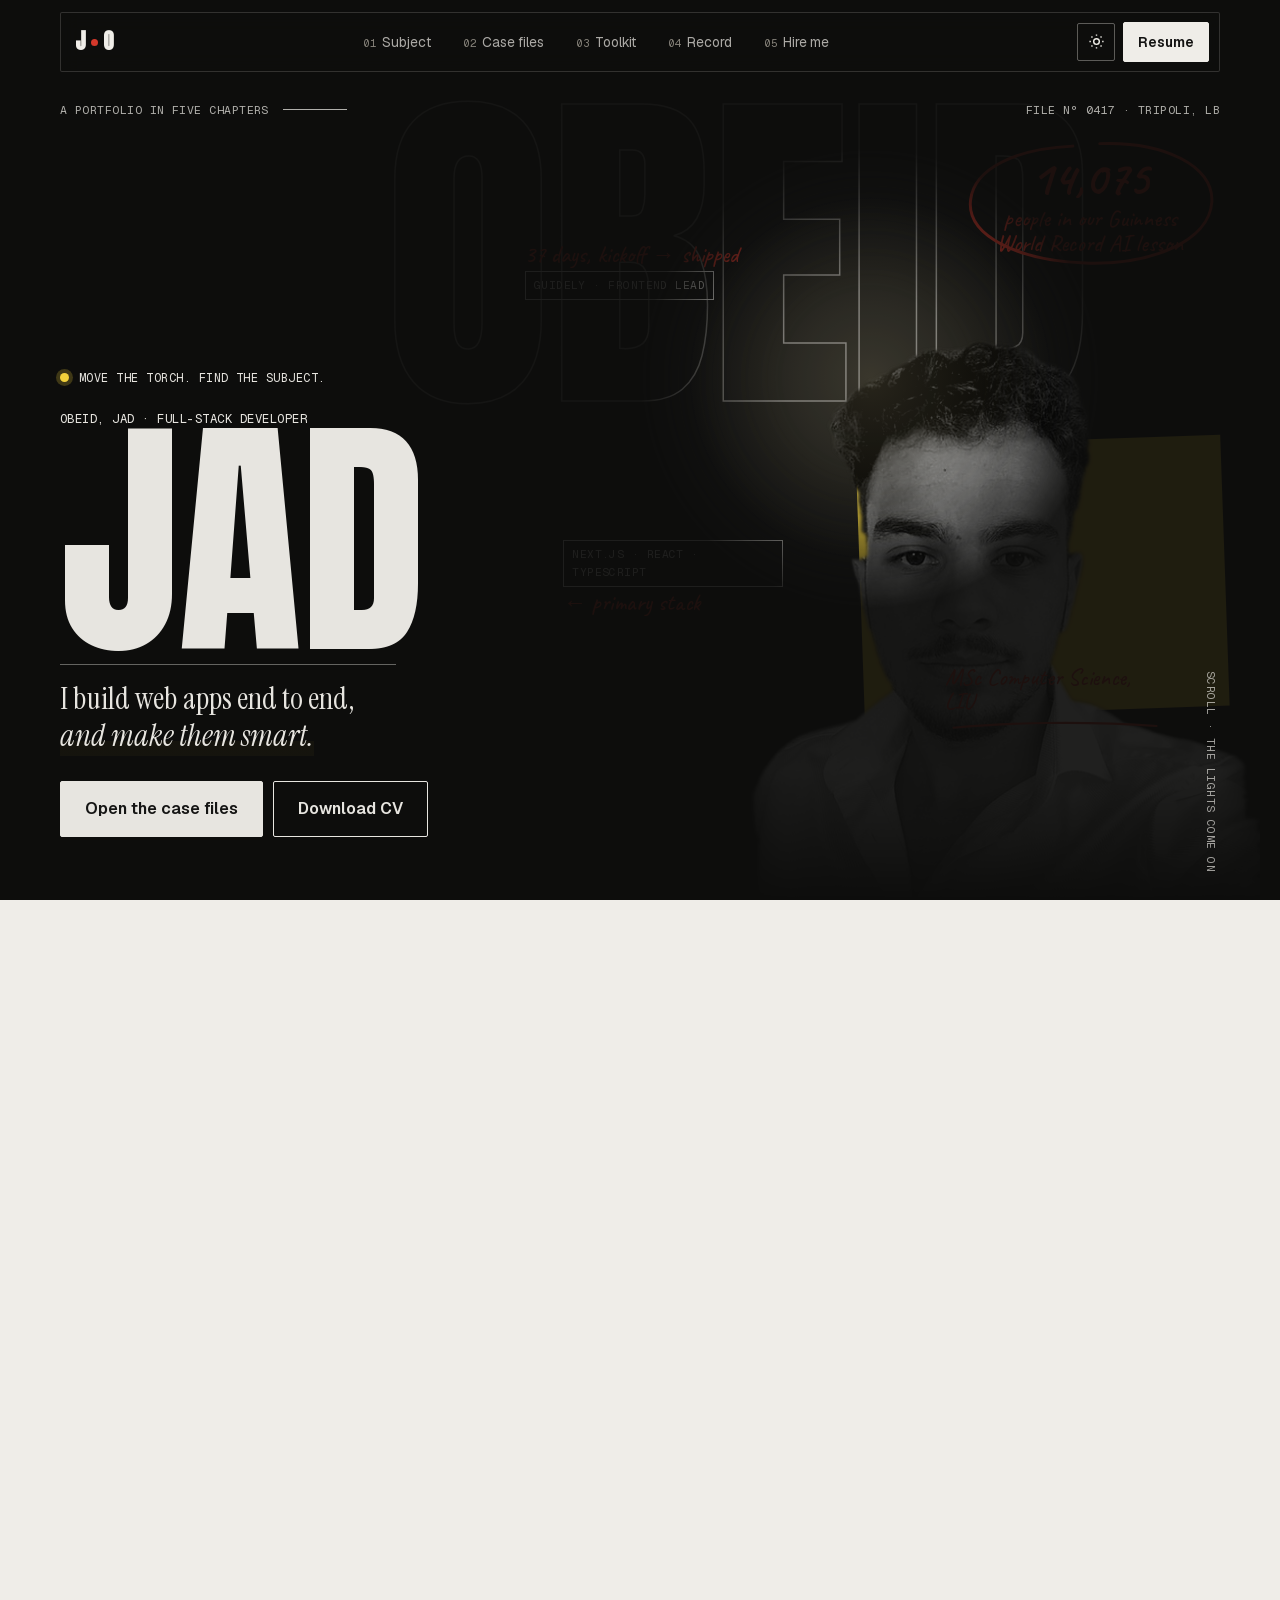
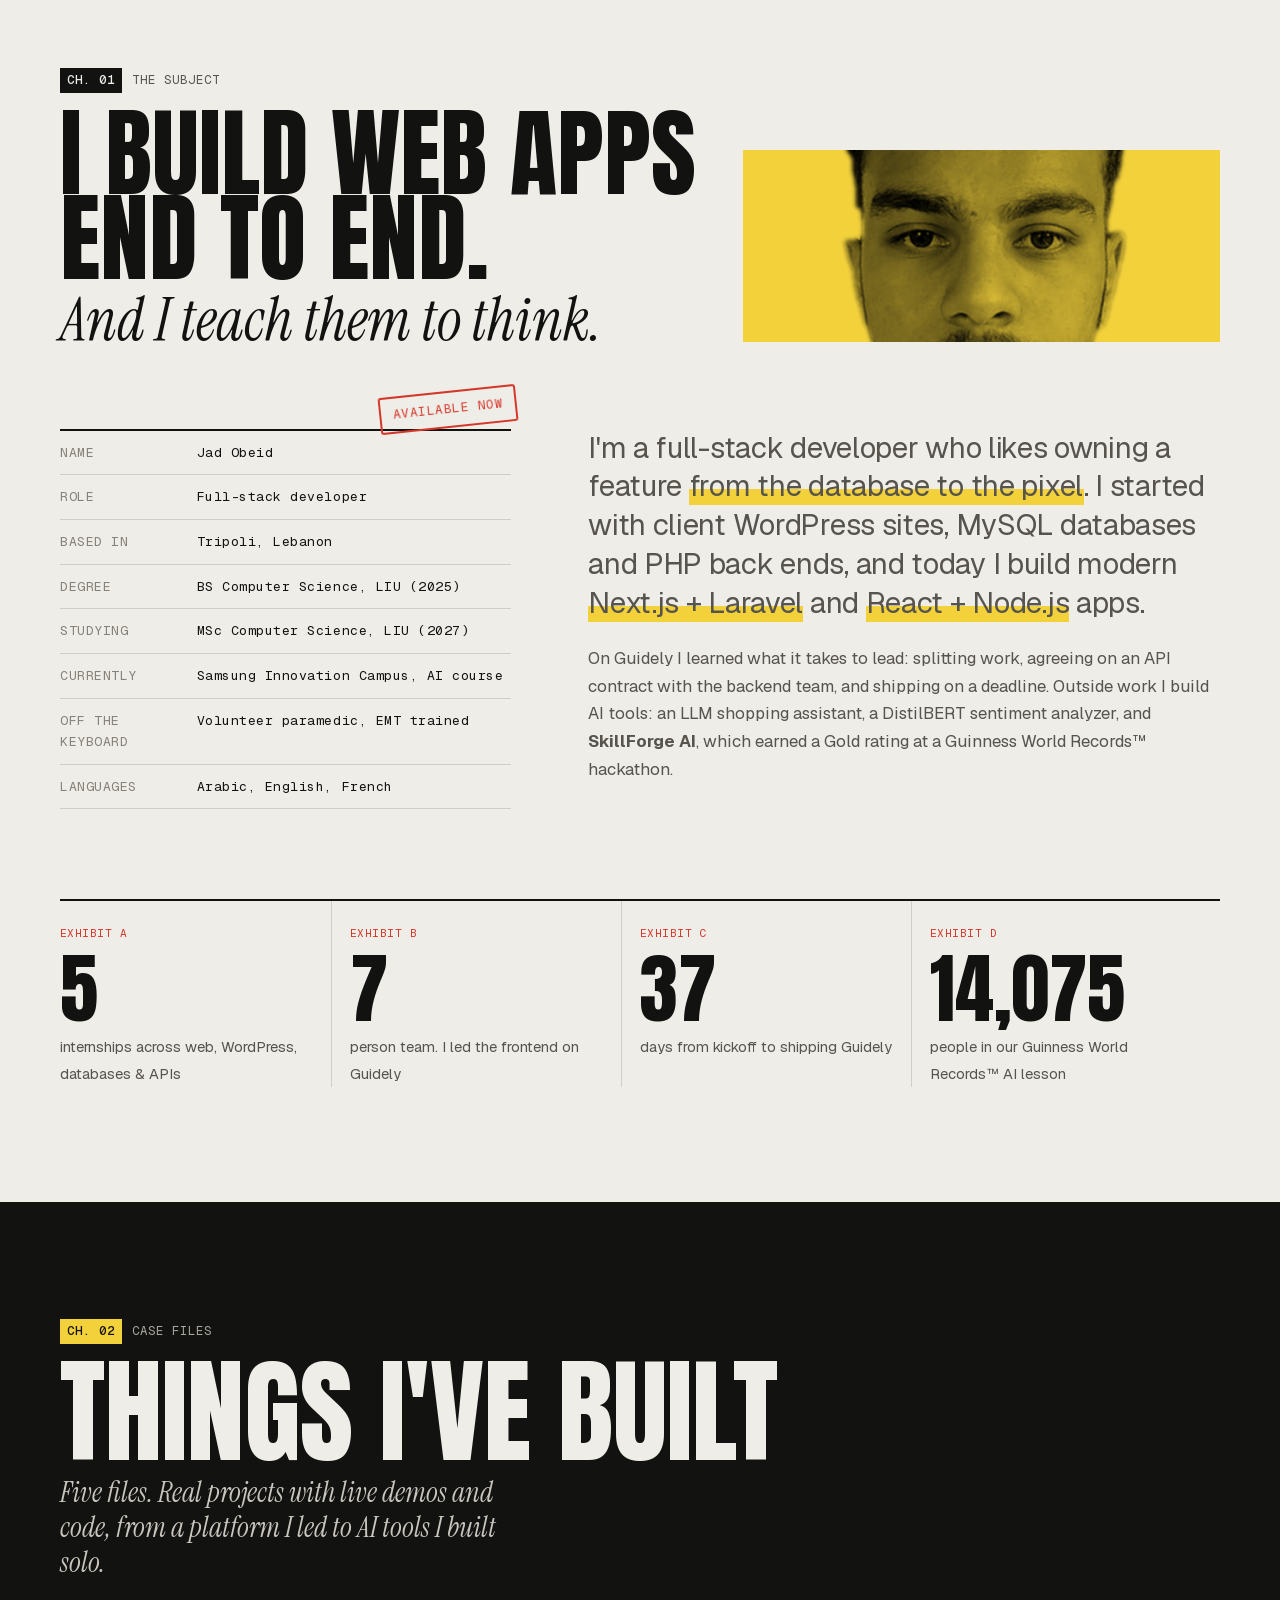
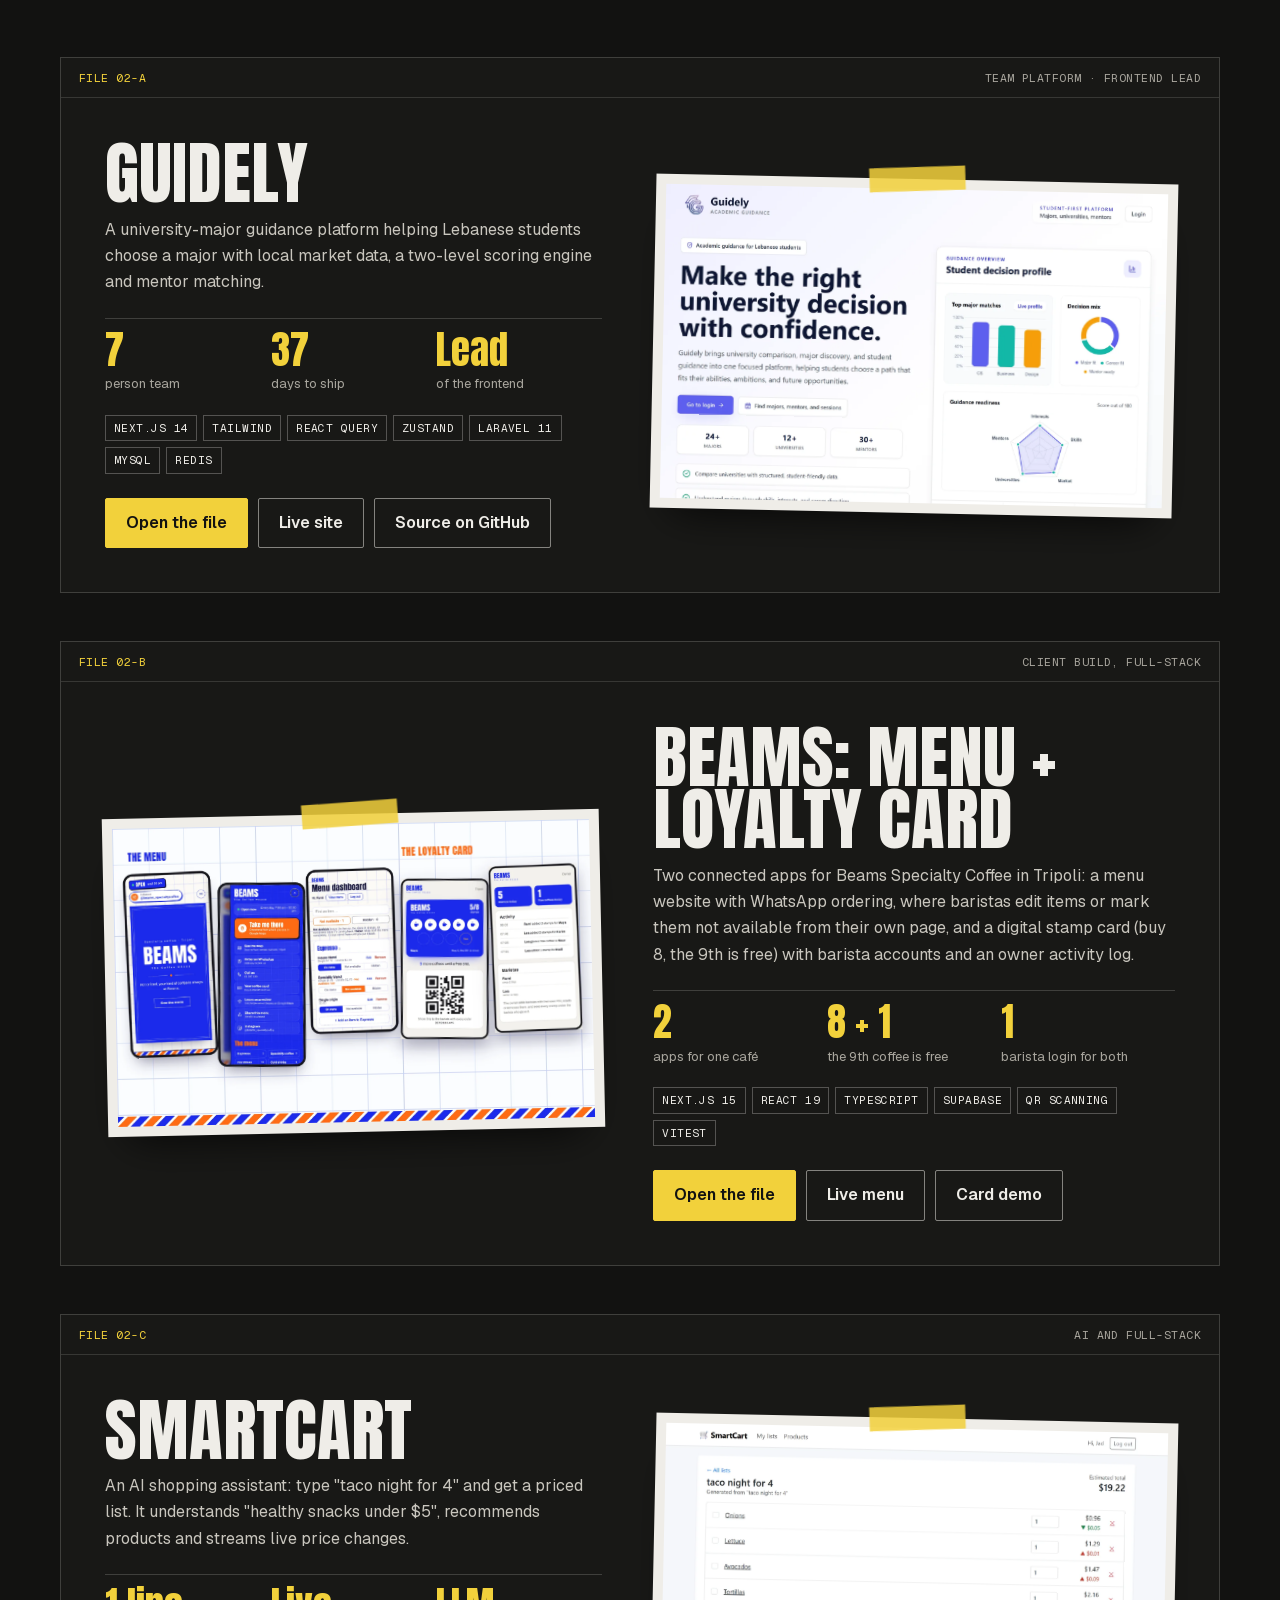
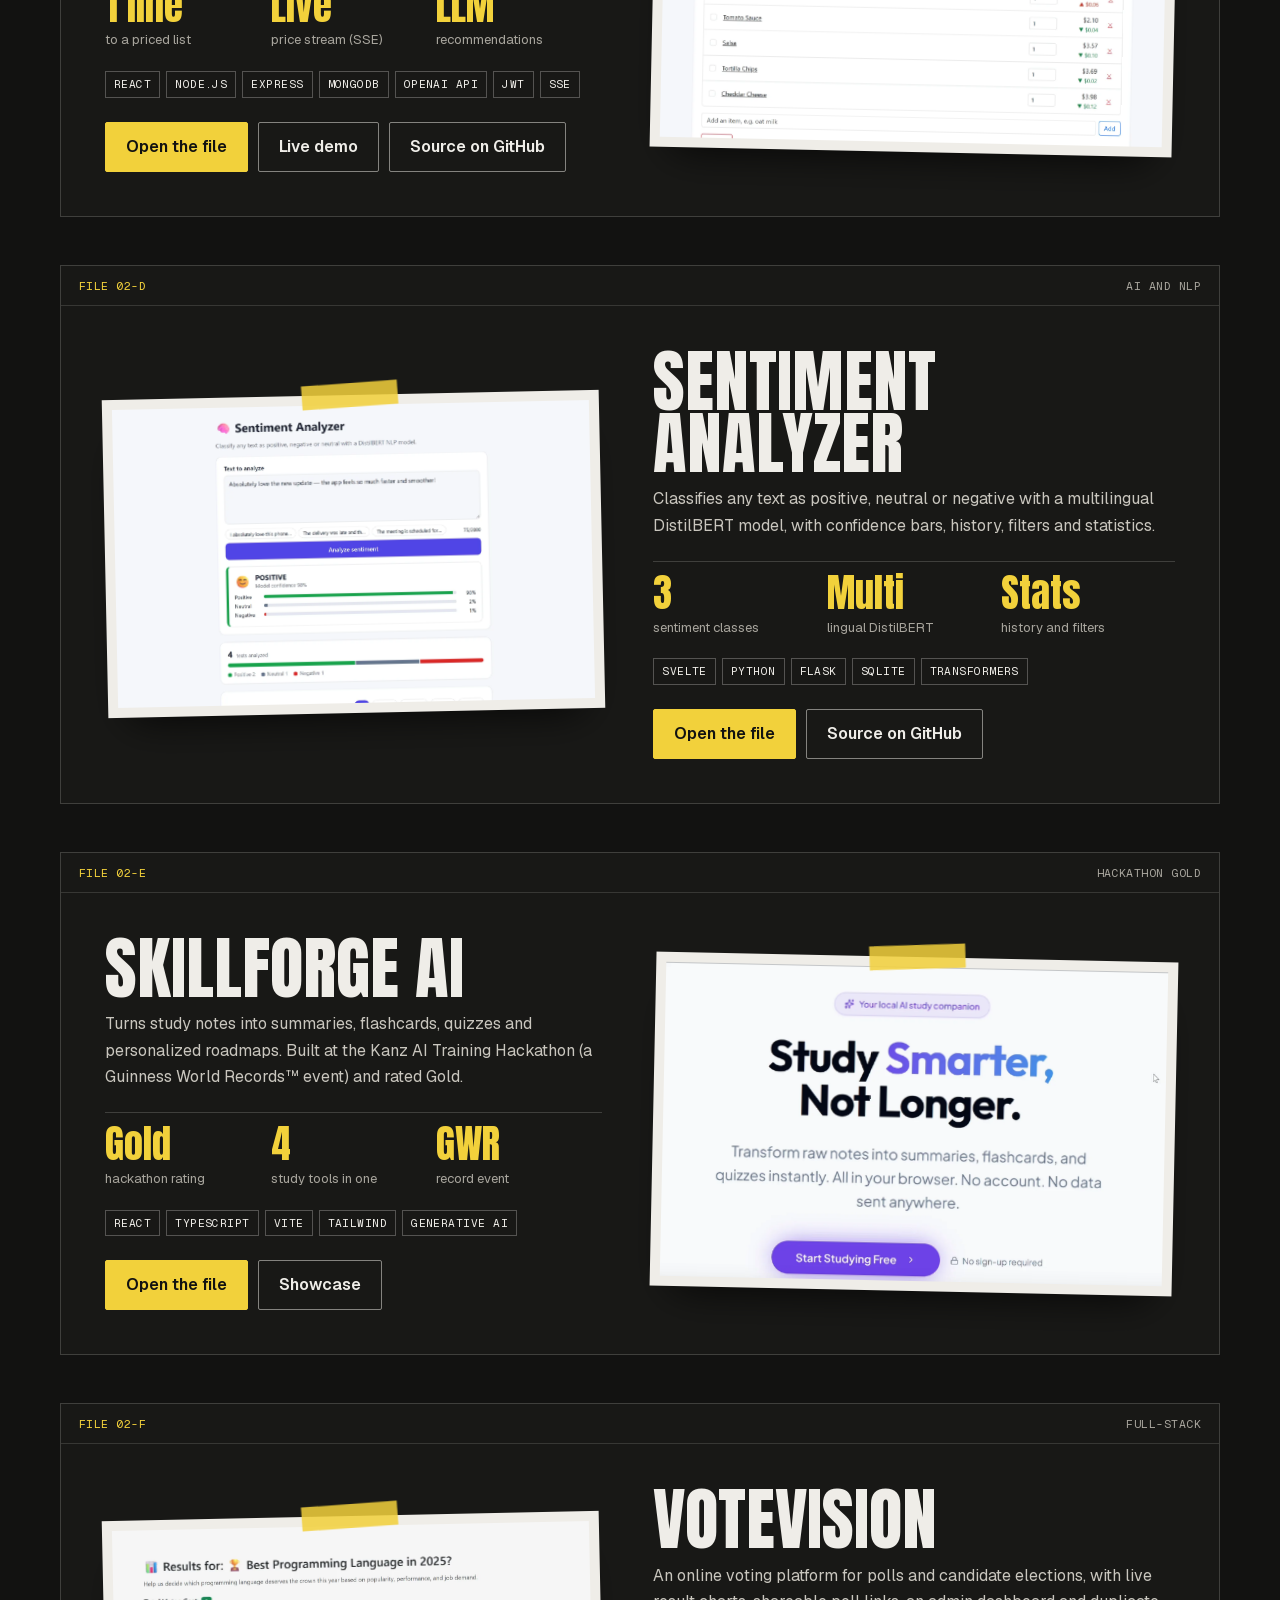
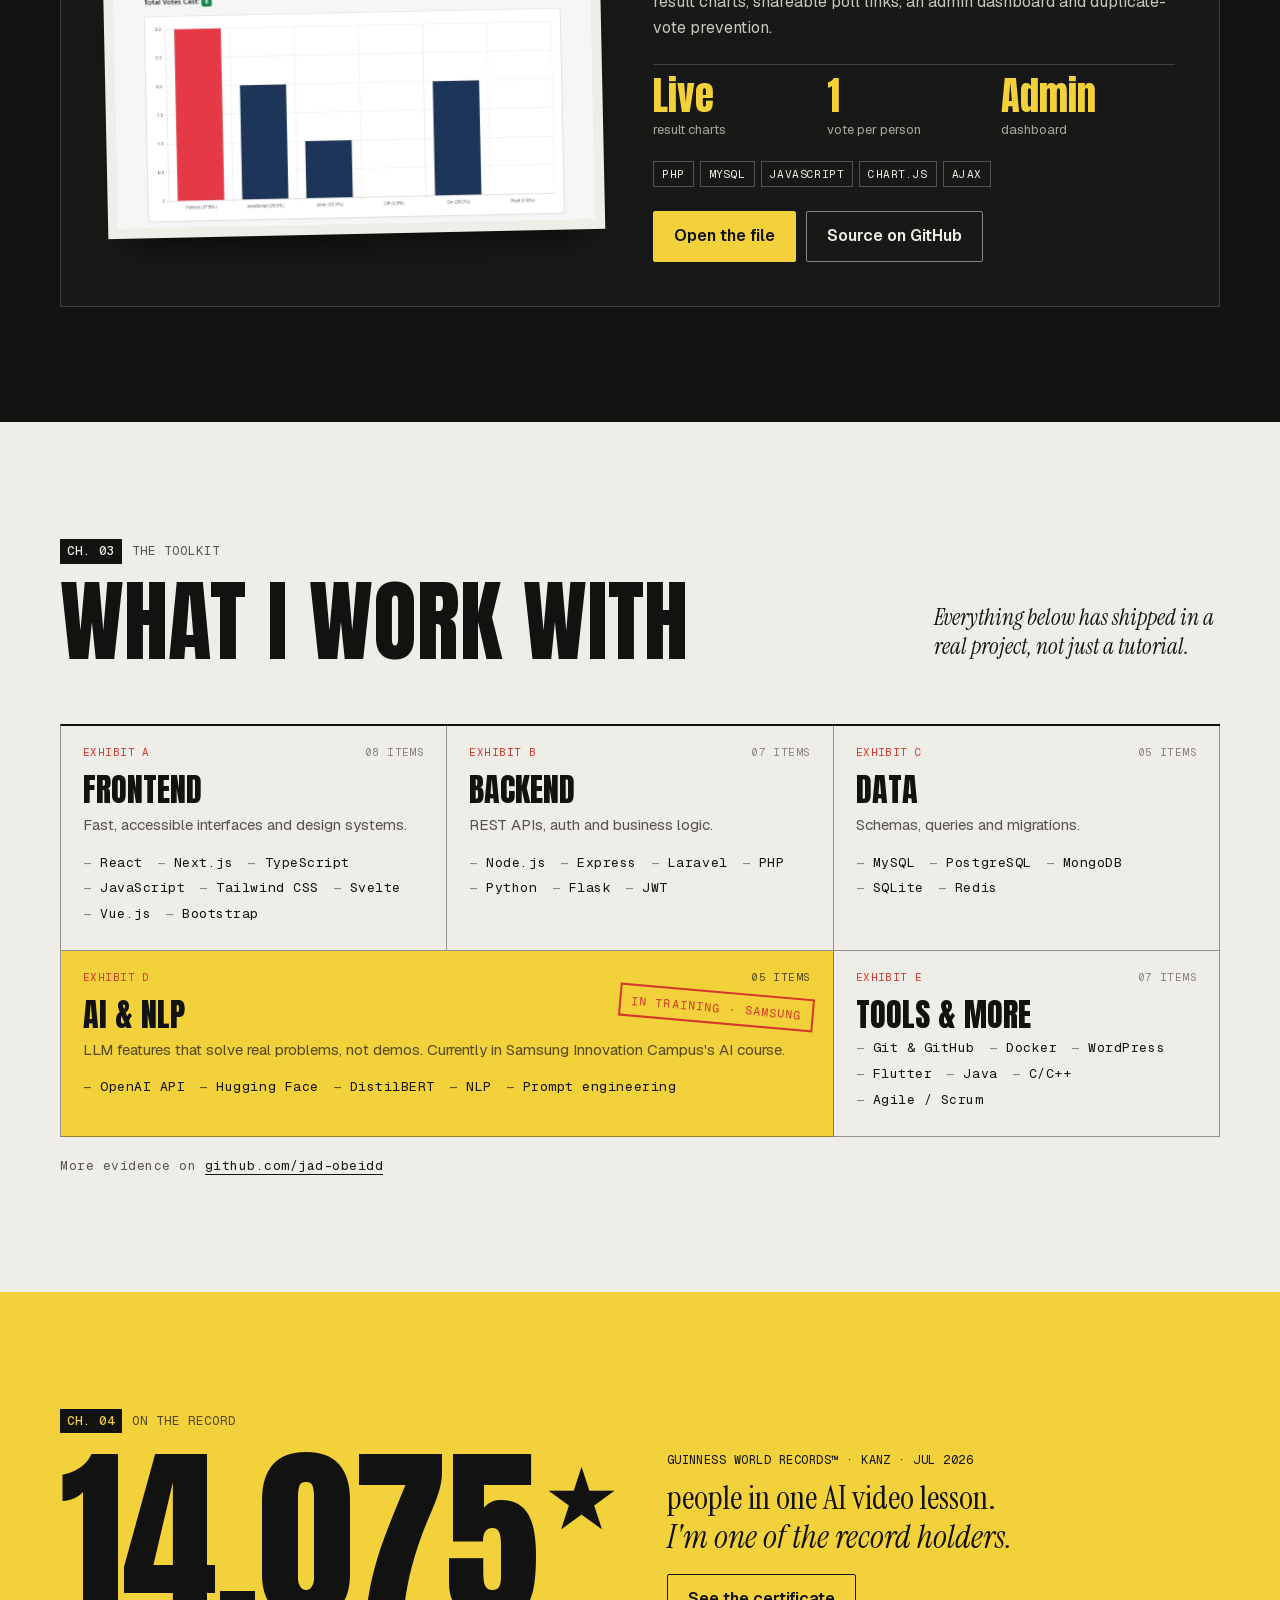
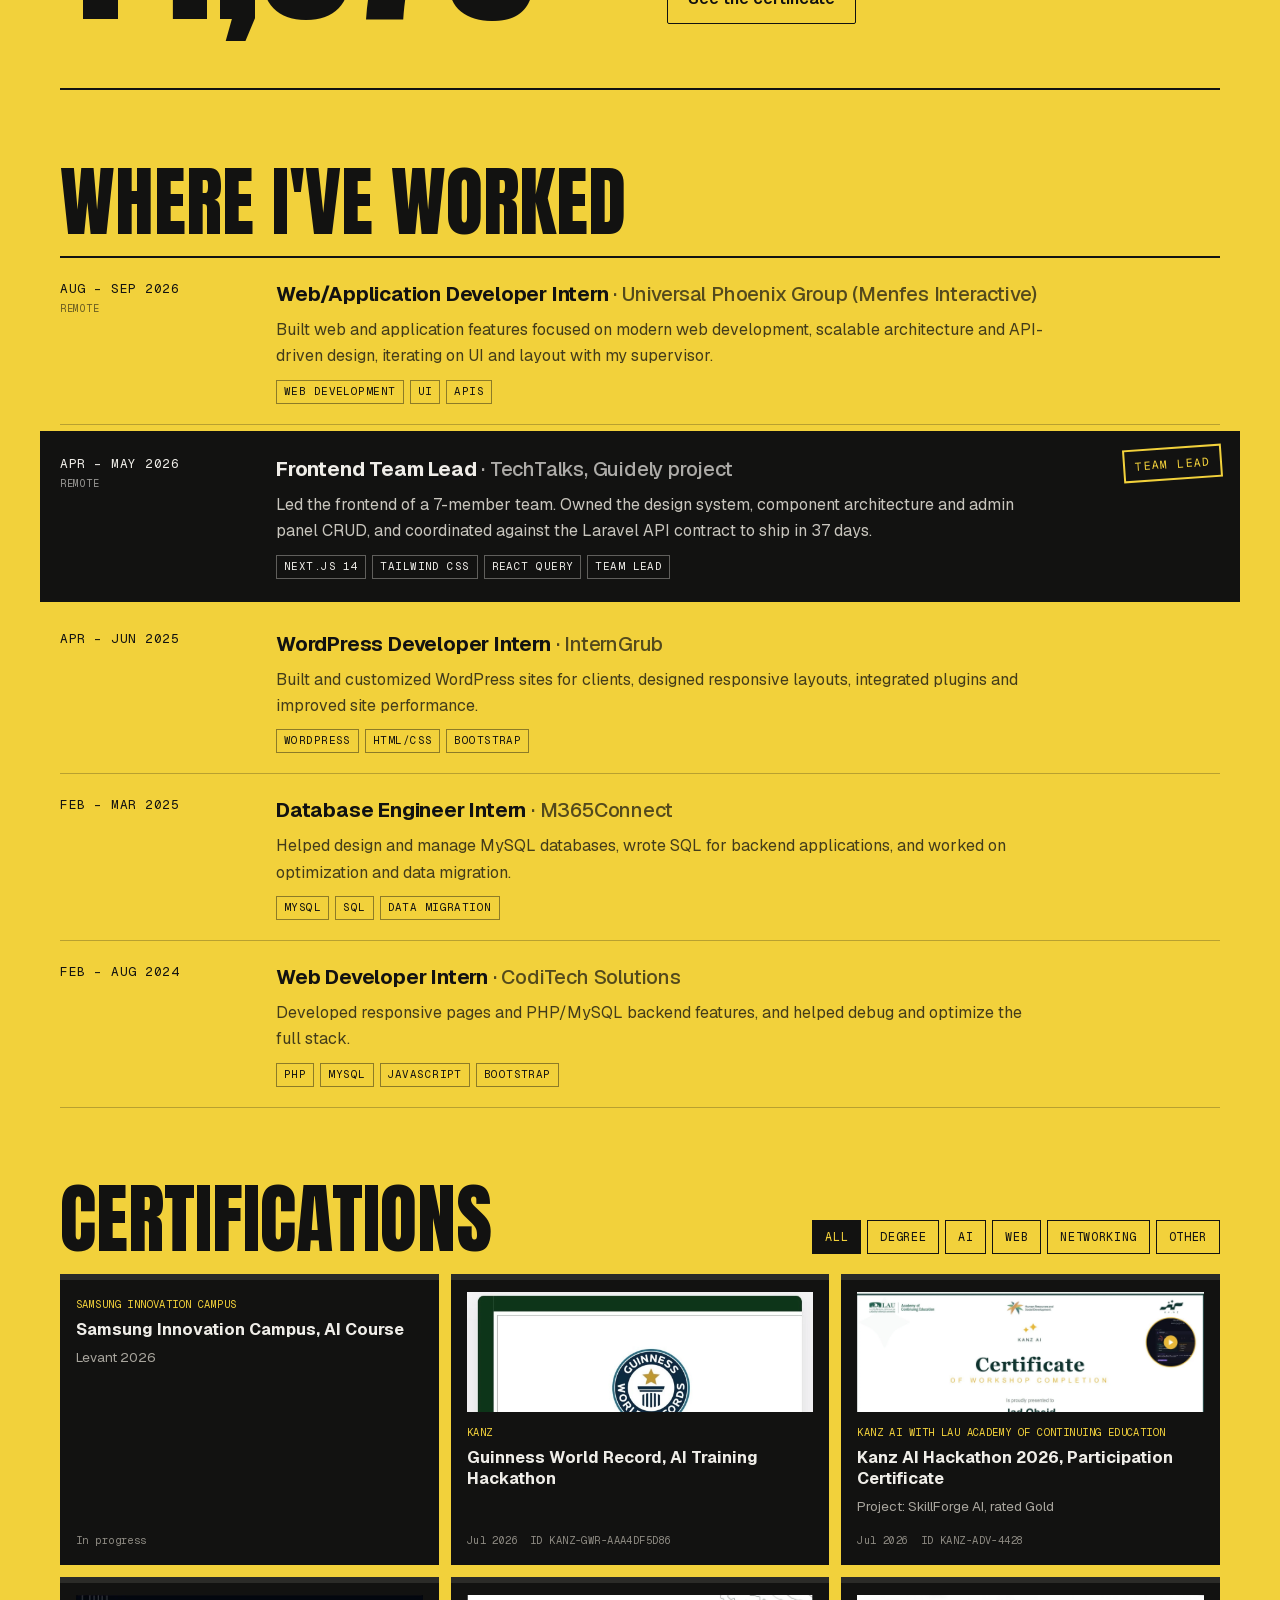
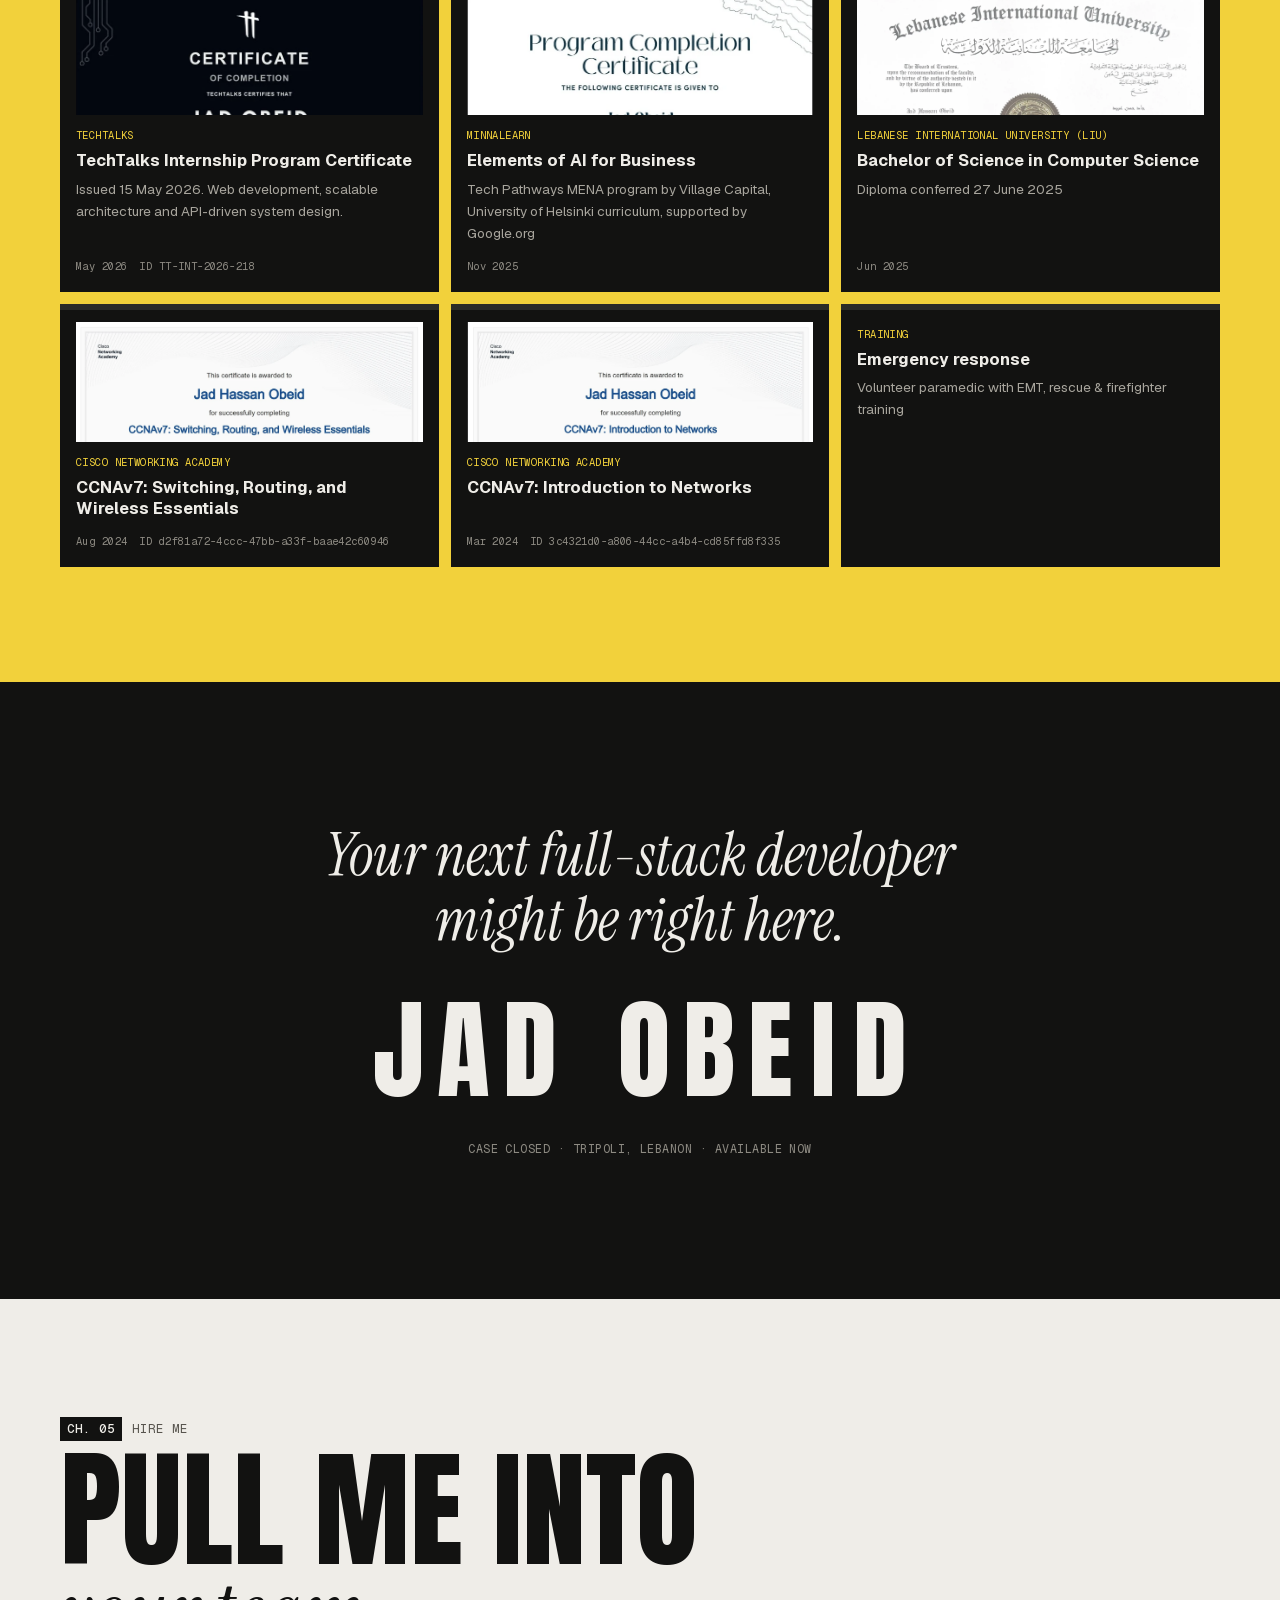
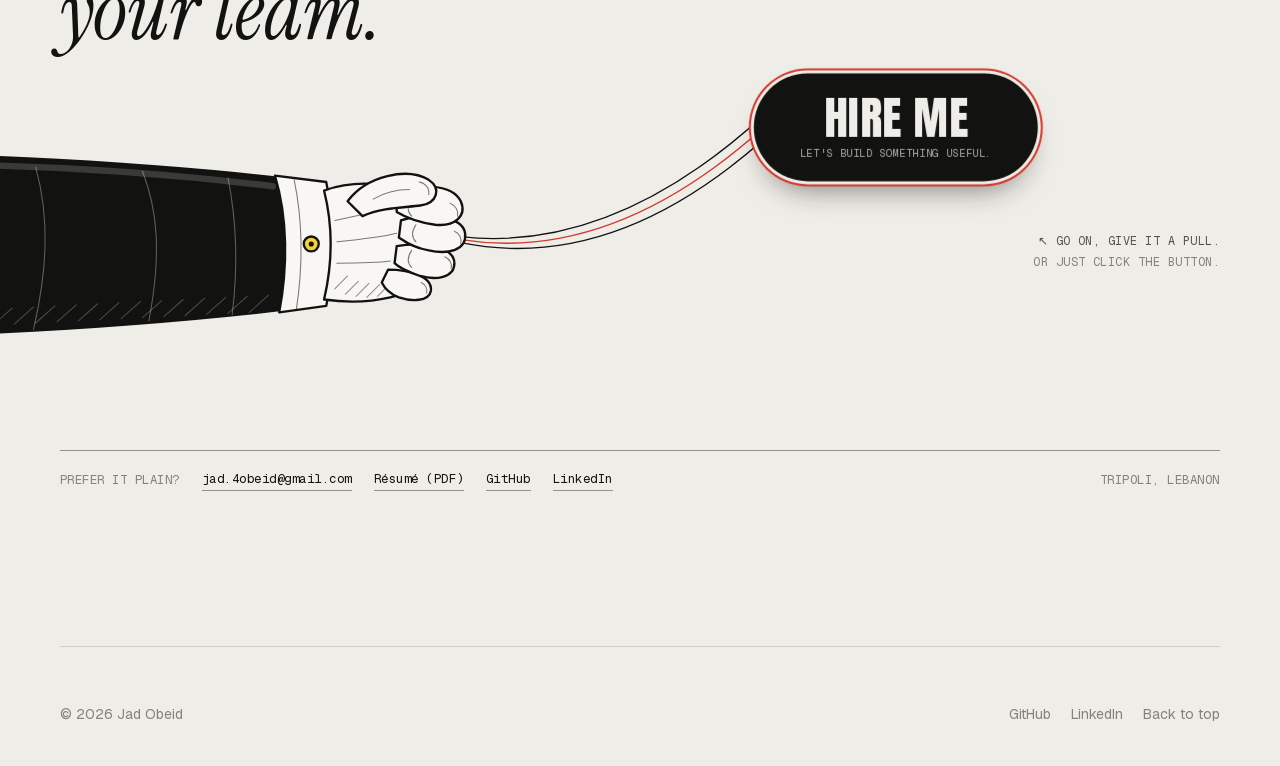
<file: index.html>
<!DOCTYPE html><html lang="en" data-theme="light"><head><meta charSet="utf-8"/><meta name="viewport" content="width=device-width, initial-scale=1"/><link rel="preload" href="/_next/static/media/797e433ab948586e-s.p.0r6juujl39pe6.woff2" as="font" crossorigin="" type="font/woff2"/><link rel="preload" href="/_next/static/media/7ebf22b5a21034f8-s.p.3j3877k49yy0l.woff2" as="font" crossorigin="" type="font/woff2"/><link rel="preload" href="/_next/static/media/9e9f04e3c37952ab-s.p.0pan85mumqyf3.woff2" as="font" crossorigin="" type="font/woff2"/><link rel="preload" href="/_next/static/media/a85fe84266768609-s.p.0h6ig86gwutp4.woff2" as="font" crossorigin="" type="font/woff2"/><link rel="preload" href="/_next/static/media/caa3a2e1cccd8315-s.p.0wgildi0cnwt9.woff2" as="font" crossorigin="" type="font/woff2"/><link rel="preload" href="/_next/static/media/e41d5df559864f9e-s.p.1g73gv09-xcb6.woff2" as="font" crossorigin="" type="font/woff2"/><link rel="preload" as="image" href="/assets/jad-cutout.png"/><link rel="stylesheet" href="/_next/static/chunks/3j-5f44utjdcp.css" data-precedence="next"/><link rel="preload" as="script" fetchPriority="low" href="/_next/static/chunks/1ckvzn7sfprko.js"/><script src="/_next/static/chunks/1-nqmp1rl8kqt.js" async=""></script><script src="/_next/static/chunks/2gvu8dyrhibpa.js" async=""></script><script src="/_next/static/chunks/3zo13q3j-3u5e.js" async=""></script><script src="/_next/static/chunks/turbopack-3-ry682tkyiqk.js" async=""></script><script src="/_next/static/chunks/1m7boc07rb7u6.js" async=""></script><script src="/_next/static/chunks/3fet2su78zmkl.js" async=""></script><script src="/_next/static/chunks/3mlbaodah_2_c.js" async=""></script><script src="/_next/static/chunks/3kp2mog7inr4v.js" async=""></script><meta name="theme-color" content="#efede8"/><title>Jad Obeid · Full-Stack Developer</title><meta name="description" content="Jad Obeid – Full-stack developer in Tripoli, Lebanon. Next.js, React, Laravel, Node.js and AI-powered web applications. Available for full-stack and AI developer roles."/><link rel="canonical" href="https://jad-obeidd.github.io/"/><meta property="og:title" content="Jad Obeid · Full-Stack Developer"/><meta property="og:description" content="I build web apps end to end — Next.js, React, Laravel, Node.js — and add AI where it actually helps."/><meta property="og:url" content="https://jad-obeidd.github.io/"/><meta property="og:image" content="https://jad-obeidd.github.io/assets/og-v3.png"/><meta property="og:type" content="website"/><meta name="twitter:card" content="summary_large_image"/><meta name="twitter:title" content="Jad Obeid · Full-Stack Developer"/><meta name="twitter:description" content="I build web apps end to end — Next.js, React, Laravel, Node.js — and add AI where it actually helps."/><meta name="twitter:image" content="https://jad-obeidd.github.io/assets/og-v3.png"/><meta name="next-size-adjust" content=""/><link rel="icon" href="data:image/svg+xml,&lt;svg xmlns=&#x27;http://www.w3.org/2000/svg&#x27; viewBox=&#x27;0 0 100 100&#x27;&gt;&lt;defs&gt;&lt;linearGradient id=&#x27;g&#x27; x1=&#x27;0&#x27; y1=&#x27;0&#x27; x2=&#x27;1&#x27; y2=&#x27;1&#x27;&gt;&lt;stop offset=&#x27;0&#x27; stop-color=&#x27;%23111110&#x27;/&gt;&lt;stop offset=&#x27;1&#x27; stop-color=&#x27;%23111110&#x27;/&gt;&lt;/linearGradient&gt;&lt;/defs&gt;&lt;rect width=&#x27;100&#x27; height=&#x27;100&#x27; rx=&#x27;6&#x27; fill=&#x27;url(%23g)&#x27;/&gt;&lt;text x=&#x27;50&#x27; y=&#x27;66&#x27; font-family=&#x27;Arial&#x27; font-weight=&#x27;800&#x27; font-size=&#x27;44&#x27; fill=&#x27;%23f2d13b&#x27; text-anchor=&#x27;middle&#x27;&gt;JO&lt;/text&gt;&lt;/svg&gt;"/><script>(function(){var d=document.documentElement;try{var s=localStorage.getItem('theme');if(s)d.dataset.theme=s;}catch(e){}if(!matchMedia('(prefers-reduced-motion: reduce)').matches){d.classList.add('anim','motion');setTimeout(function(){if(!d.classList.contains('ready'))d.classList.remove('motion');},4000);try{if(location.pathname==='/'&&!location.hash&&!sessionStorage.getItem('jo-intro-seen')){sessionStorage.setItem('jo-intro-seen','1');d.classList.add('intro');var ev=['pointerdown','keydown','wheel','touchstart'],done=0,end=function(){if(done)return;done=1;ev.forEach(function(e){removeEventListener(e,skip,true)});},skip=function(){d.classList.add('intro-skip');end();setTimeout(function(){d.classList.remove('intro','intro-skip')},180)};ev.forEach(function(e){addEventListener(e,skip,{capture:true,passive:true})});var fin=function(){end();d.classList.remove('intro');removeEventListener('animationend',onEnd,true)},onEnd=function(e){if(e.animationName==='intro-out')fin()};addEventListener('animationend',onEnd,true);setTimeout(fin,2500);}}catch(e){}}})();</script><script type="application/ld+json">{"@context":"https://schema.org","@type":"Person","name":"Jad Obeid","jobTitle":"Full-Stack Developer","url":"https://jad-obeidd.github.io/","image":"https://jad-obeidd.github.io/assets/jad.jpg","email":"mailto:jad.4obeid@gmail.com","address":{"@type":"PostalAddress","addressLocality":"Tripoli","addressCountry":"LB"},"alumniOf":{"@type":"CollegeOrUniversity","name":"Lebanese International University"},"knowsAbout":["React","Next.js","TypeScript","Laravel","Node.js","MySQL","MongoDB","OpenAI API","NLP"],"sameAs":["https://github.com/jad-obeidd","https://www.linkedin.com/in/jad-obeid-dev"]}</script><script src="/_next/static/chunks/0cz1d0mv5g_q7.js" noModule=""></script></head><body class="u8MhCG_variable Yd1Xqa_variable -FipoW_variable AuOkkq_variable X_maza_variable"><div hidden=""><!--$--><!--/$--></div><div class="jo-intro" aria-hidden="true"><svg viewBox="0 0 150 100" width="150" height="100" fill="none"><defs><linearGradient id="jo-stroke" x1="0" y1="0" x2="1" y2="1"><stop offset="0" stop-color="#121211"></stop><stop offset="0.55" stop-color="#d4382b"></stop><stop offset="1" stop-color="#f2d13b"></stop></linearGradient></defs><path class="jo-j" pathLength="1" d="M30 16 H66 M54 16 V64 Q54 84 36 84 Q22 84 18 72"></path><path class="jo-o" pathLength="1" d="M108 16 C128 16 138 32 138 50 C138 68 128 84 108 84 C88 84 78 68 78 50 C78 32 88 16 108 16 Z"></path></svg></div><div class="bg" aria-hidden="true"><div class="bg-grid"></div><div class="blob b1"></div><div class="blob b2"></div><div class="blob b3"></div></div><a class="skip" href="#main">Skip to content</a><div class="cursor-glow" aria-hidden="true"></div><div class="progress" aria-hidden="true"></div><header class="nav"><div class="nav-inner"><a href="#top" class="logo" aria-label="Jad Obeid – home"><span class="logo-jo">J<i aria-hidden="true"></i>O</span></a><nav id="menu" class="menu" aria-label="Main"><a href="#about"><span class="n">0<!-- -->1</span>Subject</a><a href="#work"><span class="n">0<!-- -->2</span>Case files</a><a href="#skills"><span class="n">0<!-- -->3</span>Toolkit</a><a href="#experience"><span class="n">0<!-- -->4</span>Record</a><a href="#contact"><span class="n">0<!-- -->5</span>Hire me</a></nav><div class="nav-actions"><button type="button" class="icon-btn theme-btn" aria-label="Toggle light and dark theme"><svg class="sun" viewBox="0 0 24 24" width="17" height="17" fill="none" stroke="currentColor" stroke-width="2" aria-hidden="true"><circle cx="12" cy="12" r="4"></circle><path d="M12 2v2M12 20v2M4.9 4.9l1.4 1.4M17.7 17.7l1.4 1.4M2 12h2M20 12h2M4.9 19.1l1.4-1.4M17.7 6.3l1.4-1.4"></path></svg><svg class="moon" viewBox="0 0 24 24" width="17" height="17" fill="none" stroke="currentColor" stroke-width="2" aria-hidden="true"><path d="M21 12.8A9 9 0 1 1 11.2 3a7 7 0 0 0 9.8 9.8z"></path></svg></button><a href="/assets/Jad_Obeid_CV.pdf" class="btn sm primary nav-cv" download="">Resume</a><button type="button" class="icon-btn burger" aria-label="Open menu" aria-expanded="false" aria-controls="menu"><span></span><span></span></button></div></div></header><main id="main"><section class="th" id="top" aria-label="Introduction"><div class="th-meta mono"><span>A portfolio in five chapters</span><i aria-hidden="true"></i><span>File Nº 0417 · Tripoli, LB</span></div><div class="th-scene" aria-hidden="true"><span class="th-ghost">OBEID</span><div class="th-photo"><img alt="" width="600" height="600" decoding="async" data-nimg="1" style="color:transparent" src="/assets/jad-cutout.png"/></div><div class="th-note n1"><span class="tag mono">Next.js · React · TypeScript</span><span class="hand">← primary stack</span></div><div class="th-note n2"><svg class="ink th-ring" viewBox="0 0 220 120" aria-hidden="true"><path pathLength="1" d="M118 10c52-2 94 18 92 48-2 32-50 52-104 50C52 106 8 86 12 56 15 30 50 14 96 12"></path></svg><b class="hand big">14,075</b><span class="hand">people in our Guinness World Record AI lesson</span></div><div class="th-note n3"><span class="hand">MSc Computer Science, LIU</span><svg class="ink th-uline" viewBox="0 0 240 16" aria-hidden="true"><path pathLength="1" d="M4 10c60-6 150-8 232-2"></path></svg></div><div class="th-note n4"><span class="hand">37 days, kickoff → shipped</span><span class="tag mono">Guidely · frontend lead</span></div></div><div class="th-dark" aria-hidden="true"></div><div class="th-beam" aria-hidden="true"></div><div class="th-front"><p class="th-hint mono"><span class="dot"></span> <span class="fine">Move the torch. Find the subject.</span><span class="touch">Touch to move the torch.</span></p><p class="th-file mono">Obeid, Jad · Full-stack developer</p><h1 class="th-name">Jad<span class="sr-only"> Obeid</span></h1><p class="th-line">I build web apps end to end, <em>and make them smart.</em></p><div class="th-cta"><a href="#work" class="btn primary lg">Open the case files</a><a href="/assets/Jad_Obeid_CV.pdf" class="btn lg" download="">Download CV</a></div></div><p class="th-scroll mono" aria-hidden="true">Scroll · the lights come on</p></section><section id="about" class="sj wrap" aria-labelledby="about-title"><p class="chapter-tag" data-reveal="true"><b>Ch. 01</b> The subject</p><div class="sj-top"><h2 id="about-title" class="sj-title" data-reveal="true"><span class="d">I build web apps end to end.</span><span class="s">And I teach them to think.</span></h2><div class="sj-eyes" data-reveal="left" aria-hidden="true"><img alt="" loading="lazy" width="600" height="600" decoding="async" data-nimg="1" style="color:transparent" src="/assets/jad-cutout.png"/></div></div><div class="sj-body"><dl class="sj-profile mono" data-reveal="true"><div class="sj-stamp" aria-hidden="true">Available now</div><div><dt>Name</dt><dd>Jad Obeid</dd></div><div><dt>Role</dt><dd>Full-stack developer</dd></div><div><dt>Based in</dt><dd>Tripoli, Lebanon</dd></div><div><dt>Degree</dt><dd>BS Computer Science, LIU (2025)</dd></div><div><dt>Studying</dt><dd>MSc Computer Science, LIU (2027)</dd></div><div><dt>Currently</dt><dd>Samsung Innovation Campus, AI course</dd></div><div><dt>Off the keyboard</dt><dd>Volunteer paramedic, EMT trained</dd></div><div><dt>Languages</dt><dd>Arabic, English, French</dd></div></dl><div class="sj-story" data-reveal="true"><p class="lede"><span>I&#x27;m a full-stack developer who likes owning a feature </span><mark>from the database to the pixel</mark><span>. I started with client WordPress sites, MySQL databases and PHP back ends, and today I build modern </span><mark>Next.js + Laravel</mark><span> and </span><mark>React + Node.js</mark><span> apps.</span></p><p>On Guidely I learned what it takes to lead: splitting work, agreeing on an API contract with the backend team, and shipping on a deadline. Outside work I build AI tools: an LLM shopping assistant, a DistilBERT sentiment analyzer, and <strong>SkillForge AI</strong>, which earned a Gold rating at a Guinness World Records™ hackathon.</p></div></div><ul class="sj-evidence" aria-label="Key numbers"><li data-reveal="true"><span class="ex mono">Exhibit <!-- -->A</span><strong>5</strong><span class="lbl">internships across web, WordPress, databases &amp; APIs</span></li><li data-reveal="true"><span class="ex mono">Exhibit <!-- -->B</span><strong>7</strong><span class="lbl">person team. I led the frontend on Guidely</span></li><li data-reveal="true"><span class="ex mono">Exhibit <!-- -->C</span><strong>37</strong><span class="lbl">days from kickoff to shipping Guidely</span></li><li data-reveal="true"><span class="ex mono">Exhibit <!-- -->D</span><strong>14,075</strong><span class="lbl">people in our Guinness World Records™ AI lesson</span></li></ul></section><section id="work" class="cf" aria-labelledby="work-title"><div class="wrap"><p class="chapter-tag inv" data-reveal="true"><b>Ch. 02</b> Case files</p><h2 id="work-title" class="cf-title" data-reveal="true">Things I&#x27;ve built</h2><p class="cf-sub" data-reveal="true">Five files. Real projects with live demos and code, from a platform I led to AI tools I built solo.</p><div class="cf-list"><article class="cf-file" data-reveal="true"><header class="cf-bar mono"><span>File 02-<!-- -->A</span><span>Team platform · Frontend lead</span></header><div class="cf-grid"><div class="cf-copy"><h3>Guidely</h3><p>A university-major guidance platform helping Lebanese students choose a major with local market data, a two-level scoring engine and mentor matching.</p><dl class="cf-facts"><div><dt>7</dt><dd>person team</dd></div><div><dt>37</dt><dd>days to ship</dd></div><div><dt>Lead</dt><dd>of the frontend</dd></div></dl><ul class="cf-tags mono" aria-label="Built with"><li>Next.js 14</li><li>Tailwind</li><li>React Query</li><li>Zustand</li><li>Laravel 11</li><li>MySQL</li><li>Redis</li></ul><div class="cf-actions"><a class="btn hi" href="/work/guidely/">Open the file</a><a href="https://guidely-six.vercel.app" class="btn ghost" target="_blank" rel="noopener">Live site</a><a href="https://github.com/hadi-chebbo/Guidely" class="btn ghost" target="_blank" rel="noopener">Source on GitHub</a></div></div><figure class="cf-shot"><i class="tape" aria-hidden="true"></i><img alt="Guidely landing page showing major matches, decision mix chart and guidance readiness radar" loading="lazy" width="1200" height="750" decoding="async" data-nimg="1" style="color:transparent" src="/assets/projects/guidely.webp"/></figure></div></article><article class="cf-file flip" data-reveal="true"><header class="cf-bar mono"><span>File 02-<!-- -->B</span><span>Client build, full-stack</span></header><div class="cf-grid"><div class="cf-copy"><h3>Beams: Menu + Loyalty Card</h3><p>Two connected apps for Beams Specialty Coffee in Tripoli: a menu website with WhatsApp ordering, where baristas edit items or mark them not available from their own page, and a digital stamp card (buy 8, the 9th is free) with barista accounts and an owner activity log.</p><dl class="cf-facts"><div><dt>2</dt><dd>apps for one café</dd></div><div><dt>8 + 1</dt><dd>the 9th coffee is free</dd></div><div><dt>1</dt><dd>barista login for both</dd></div></dl><ul class="cf-tags mono" aria-label="Built with"><li>Next.js 15</li><li>React 19</li><li>TypeScript</li><li>Supabase</li><li>QR scanning</li><li>Vitest</li></ul><div class="cf-actions"><a class="btn hi" href="/work/beams-coffee-card/">Open the file</a><a href="https://beams-menu.vercel.app" class="btn ghost" target="_blank" rel="noopener">Live menu</a><a href="https://beams-card-demo.vercel.app/demo" class="btn ghost" target="_blank" rel="noopener">Card demo</a></div></div><figure class="cf-shot"><i class="tape" aria-hidden="true"></i><img alt="Beams Specialty Coffee: the menu website, its sidebar, the customer&#x27;s stamp card and the owner&#x27;s activity log on phones" loading="lazy" width="1200" height="750" decoding="async" data-nimg="1" style="color:transparent" src="/assets/projects/beams-menu-card.webp"/></figure></div></article><article class="cf-file" data-reveal="true"><header class="cf-bar mono"><span>File 02-<!-- -->C</span><span>AI and full-stack</span></header><div class="cf-grid"><div class="cf-copy"><h3>SmartCart</h3><p>An AI shopping assistant: type &quot;taco night for 4&quot; and get a priced list. It understands &quot;healthy snacks under $5&quot;, recommends products and streams live price changes.</p><dl class="cf-facts"><div><dt>1 line</dt><dd>to a priced list</dd></div><div><dt>Live</dt><dd>price stream (SSE)</dd></div><div><dt>LLM</dt><dd>recommendations</dd></div></dl><ul class="cf-tags mono" aria-label="Built with"><li>React</li><li>Node.js</li><li>Express</li><li>MongoDB</li><li>OpenAI API</li><li>JWT</li><li>SSE</li></ul><div class="cf-actions"><a class="btn hi" href="/work/smartcart/">Open the file</a><a href="/smartcart/" class="btn ghost">Live demo</a><a href="https://github.com/jad-obeidd/smartcart" class="btn ghost" target="_blank" rel="noopener">Source on GitHub</a></div></div><figure class="cf-shot"><i class="tape" aria-hidden="true"></i><img alt="SmartCart shopping list generated from &#x27;taco night for 4&#x27; with live price changes" loading="lazy" width="1200" height="750" decoding="async" data-nimg="1" style="color:transparent" src="/assets/projects/smartcart.webp"/></figure></div></article><article class="cf-file flip" data-reveal="true"><header class="cf-bar mono"><span>File 02-<!-- -->D</span><span>AI and NLP</span></header><div class="cf-grid"><div class="cf-copy"><h3>Sentiment Analyzer</h3><p>Classifies any text as positive, neutral or negative with a multilingual DistilBERT model, with confidence bars, history, filters and statistics.</p><dl class="cf-facts"><div><dt>3</dt><dd>sentiment classes</dd></div><div><dt>Multi</dt><dd>lingual DistilBERT</dd></div><div><dt>Stats</dt><dd>history and filters</dd></div></dl><ul class="cf-tags mono" aria-label="Built with"><li>Svelte</li><li>Python</li><li>Flask</li><li>SQLite</li><li>Transformers</li></ul><div class="cf-actions"><a class="btn hi" href="/work/sentiment-analyzer/">Open the file</a><a href="https://github.com/jad-obeidd/sentiment-analyzer" class="btn ghost" target="_blank" rel="noopener">Source on GitHub</a></div></div><figure class="cf-shot"><i class="tape" aria-hidden="true"></i><img alt="Sentiment Analyzer classifying a review as positive with 98% confidence" loading="lazy" width="1200" height="750" decoding="async" data-nimg="1" style="color:transparent" src="/assets/projects/sentiment.webp"/></figure></div></article><article class="cf-file" data-reveal="true"><header class="cf-bar mono"><span>File 02-<!-- -->E</span><span>Hackathon Gold</span></header><div class="cf-grid"><div class="cf-copy"><h3>SkillForge AI</h3><p>Turns study notes into summaries, flashcards, quizzes and personalized roadmaps. Built at the Kanz AI Training Hackathon (a Guinness World Records™ event) and rated Gold.</p><dl class="cf-facts"><div><dt>Gold</dt><dd>hackathon rating</dd></div><div><dt>4</dt><dd>study tools in one</dd></div><div><dt>GWR</dt><dd>record event</dd></div></dl><ul class="cf-tags mono" aria-label="Built with"><li>React</li><li>TypeScript</li><li>Vite</li><li>Tailwind</li><li>Generative AI</li></ul><div class="cf-actions"><a class="btn hi" href="/work/skillforge-ai/">Open the file</a><a href="https://try.ka.nz/ai/jadobeid" class="btn ghost" target="_blank" rel="noopener">Showcase</a></div></div><figure class="cf-shot"><i class="tape" aria-hidden="true"></i><img alt="SkillForge AI landing page: Study Smarter, Not Longer" loading="lazy" width="1200" height="750" decoding="async" data-nimg="1" style="color:transparent" src="/assets/projects/skillforge.webp"/></figure></div></article><article class="cf-file flip" data-reveal="true"><header class="cf-bar mono"><span>File 02-<!-- -->F</span><span>Full-stack</span></header><div class="cf-grid"><div class="cf-copy"><h3>VoteVision</h3><p>An online voting platform for polls and candidate elections, with live result charts, shareable poll links, an admin dashboard and duplicate-vote prevention.</p><dl class="cf-facts"><div><dt>Live</dt><dd>result charts</dd></div><div><dt>1</dt><dd>vote per person</dd></div><div><dt>Admin</dt><dd>dashboard</dd></div></dl><ul class="cf-tags mono" aria-label="Built with"><li>PHP</li><li>MySQL</li><li>JavaScript</li><li>Chart.js</li><li>AJAX</li></ul><div class="cf-actions"><a class="btn hi" href="/work/votevision/">Open the file</a><a href="https://github.com/jad-obeidd/VoteVision" class="btn ghost" target="_blank" rel="noopener">Source on GitHub</a></div></div><figure class="cf-shot"><i class="tape" aria-hidden="true"></i><img alt="VoteVision live poll results chart for best programming language" loading="lazy" width="1200" height="750" decoding="async" data-nimg="1" style="color:transparent" src="/assets/projects/votevision.webp"/></figure></div></article></div></div></section><section id="skills" class="tk wrap" aria-labelledby="skills-title"><p class="chapter-tag" data-reveal="true"><b>Ch. 03</b> The toolkit</p><div class="tk-head"><h2 id="skills-title" class="tk-title" data-reveal="true">What I work with</h2><p class="tk-sub" data-reveal="true">Everything below has shipped in a real project, not just a tutorial.</p></div><div class="tk-grid"><article class="tk-ex" data-reveal="true"><header class="mono"><span>Exhibit <!-- -->A</span><span>08<!-- --> items</span></header><h3>Frontend</h3><p>Fast, accessible interfaces and design systems.</p><ul class="mono"><li>React</li><li>Next.js</li><li>TypeScript</li><li>JavaScript</li><li>Tailwind CSS</li><li>Svelte</li><li>Vue.js</li><li>Bootstrap</li></ul></article><article class="tk-ex" data-reveal="true"><header class="mono"><span>Exhibit <!-- -->B</span><span>07<!-- --> items</span></header><h3>Backend</h3><p>REST APIs, auth and business logic.</p><ul class="mono"><li>Node.js</li><li>Express</li><li>Laravel</li><li>PHP</li><li>Python</li><li>Flask</li><li>JWT</li></ul></article><article class="tk-ex" data-reveal="true"><header class="mono"><span>Exhibit <!-- -->C</span><span>05<!-- --> items</span></header><h3>Data</h3><p>Schemas, queries and migrations.</p><ul class="mono"><li>MySQL</li><li>PostgreSQL</li><li>MongoDB</li><li>SQLite</li><li>Redis</li></ul></article><article class="tk-ex ai" data-reveal="true"><header class="mono"><span>Exhibit <!-- -->D</span><span>05<!-- --> items</span></header><h3>AI &amp; NLP</h3><p>LLM features that solve real problems, not demos. Currently in Samsung Innovation Campus&#x27;s AI course.</p><ul class="mono"><li>OpenAI API</li><li>Hugging Face</li><li>DistilBERT</li><li>NLP</li><li>Prompt engineering</li></ul><span class="tk-stamp mono" aria-hidden="true">In training · Samsung</span></article><article class="tk-ex" data-reveal="true"><header class="mono"><span>Exhibit <!-- -->E</span><span>07<!-- --> items</span></header><h3>Tools &amp; more</h3><ul class="mono"><li>Git &amp; GitHub</li><li>Docker</li><li>WordPress</li><li>Flutter</li><li>Java</li><li>C/C++</li><li>Agile / Scrum</li></ul></article></div><p class="tk-more mono" data-reveal="true">More evidence on<!-- --> <a href="https://github.com/jad-obeidd" target="_blank" rel="noopener">github.com/jad-obeidd</a></p></section><section id="experience" class="rc" aria-labelledby="experience-title"><div class="wrap"><p class="chapter-tag" data-reveal="true"><b>Ch. 04</b> On the record</p><div class="rc-gwr" id="guinness" data-reveal="true"><strong class="rc-num">14,075<span aria-hidden="true">★</span></strong><div class="rc-gwr-copy"><p class="mono">Guinness World Records™ · Kanz · Jul 2026</p><p class="big">people in one AI video lesson. <em>I&#x27;m one of the record holders.</em></p><a class="btn" href="/assets/certificates/guinness-record.webp" target="_blank" rel="noopener">See the certificate</a></div></div><h2 id="experience-title" class="rc-title" data-reveal="true">Where I&#x27;ve worked</h2><ol class="rc-jobs"><li data-reveal="true"><span class="when mono">Aug – Sep 2026<small>Remote</small></span><div class="what"><h3>Web/Application Developer Intern<!-- --> <span>· <!-- -->Universal Phoenix Group (Menfes Interactive)</span></h3><p>Built web and application features focused on modern web development, scalable architecture and API-driven design, iterating on UI and layout with my supervisor.</p><ul class="mono"><li>Web development</li><li>UI</li><li>APIs</li></ul></div></li><li class="hl" data-reveal="true"><span class="when mono">Apr – May 2026<small>Remote</small></span><div class="what"><h3>Frontend Team Lead<!-- --> <span>· <!-- -->TechTalks, Guidely project</span></h3><p>Led the frontend of a 7-member team. Owned the design system, component architecture and admin panel CRUD, and coordinated against the Laravel API contract to ship in 37 days.</p><ul class="mono"><li>Next.js 14</li><li>Tailwind CSS</li><li>React Query</li><li>Team lead</li></ul></div><span class="rc-stamp mono" aria-hidden="true">Team lead</span></li><li data-reveal="true"><span class="when mono">Apr – Jun 2025</span><div class="what"><h3>WordPress Developer Intern<!-- --> <span>· <!-- -->InternGrub</span></h3><p>Built and customized WordPress sites for clients, designed responsive layouts, integrated plugins and improved site performance.</p><ul class="mono"><li>WordPress</li><li>HTML/CSS</li><li>Bootstrap</li></ul></div></li><li data-reveal="true"><span class="when mono">Feb – Mar 2025</span><div class="what"><h3>Database Engineer Intern<!-- --> <span>· <!-- -->M365Connect</span></h3><p>Helped design and manage MySQL databases, wrote SQL for backend applications, and worked on optimization and data migration.</p><ul class="mono"><li>MySQL</li><li>SQL</li><li>Data migration</li></ul></div></li><li data-reveal="true"><span class="when mono">Feb – Aug 2024</span><div class="what"><h3>Web Developer Intern<!-- --> <span>· <!-- -->CodiTech Solutions</span></h3><p>Developed responsive pages and PHP/MySQL backend features, and helped debug and optimize the full stack.</p><ul class="mono"><li>PHP</li><li>MySQL</li><li>JavaScript</li><li>Bootstrap</li></ul></div></li></ol><div class="rc-certs" id="certifications"><div class="rc-certs-head" data-reveal="true"><h2 class="rc-title">Certifications</h2><div class="rc-tabs mono" role="tablist" aria-label="Filter certificates"><button type="button" role="tab" aria-selected="true" class="on">All</button><button type="button" role="tab" aria-selected="false">Degree</button><button type="button" role="tab" aria-selected="false">AI</button><button type="button" role="tab" aria-selected="false">Web</button><button type="button" role="tab" aria-selected="false">Networking</button><button type="button" role="tab" aria-selected="false">Other</button></div></div><ul class="rc-grid"><li><div class="rc-tile"><span class="issuer mono">Samsung Innovation Campus</span><b>Samsung Innovation Campus, AI Course</b><span class="detail">Levant 2026</span><span class="meta mono"><span>In progress</span></span></div></li><li><a class="rc-tile" href="/assets/certificates/guinness-record.webp" target="_blank" rel="noopener"><span class="thumb"><img alt="Guinness World Records certificate naming Jad Obeid as a record holder for the most participants in an AI video lesson" loading="lazy" width="1120" height="1600" decoding="async" data-nimg="1" style="color:transparent" src="/assets/certificates/guinness-record.webp"/></span><span class="issuer mono">Kanz</span><b>Guinness World Record, AI Training Hackathon</b><span class="meta mono"><span>Jul 2026</span><span>ID <!-- -->KANZ-GWR-AAA4DF5D86</span></span></a></li><li><a class="rc-tile" href="/assets/certificates/kanz-hackathon.webp" target="_blank" rel="noopener"><span class="thumb"><img alt="Kanz AI certificate of workshop completion with LAU Academy of Continuing Education, awarded to Jad Obeid, certificate ID KANZ-ADV-4428" loading="lazy" width="1600" height="1143" decoding="async" data-nimg="1" style="color:transparent" src="/assets/certificates/kanz-hackathon.webp"/></span><span class="issuer mono">Kanz AI with LAU Academy of Continuing Education</span><b>Kanz AI Hackathon 2026, Participation Certificate</b><span class="detail">Project: SkillForge AI, rated Gold</span><span class="meta mono"><span>Jul 2026</span><span>ID <!-- -->KANZ-ADV-4428</span></span></a></li><li><a class="rc-tile" href="/assets/certificates/techtalks-internship.webp" target="_blank" rel="noopener"><span class="thumb"><img alt="TechTalks certificate of completion for the internship program, awarded to Jad Obeid, issued 15 May 2026" loading="lazy" width="728" height="516" decoding="async" data-nimg="1" style="color:transparent" src="/assets/certificates/techtalks-internship.webp"/></span><span class="issuer mono">TechTalks</span><b>TechTalks Internship Program Certificate</b><span class="detail">Issued 15 May 2026. Web development, scalable architecture and API-driven system design.</span><span class="meta mono"><span>May 2026</span><span>ID <!-- -->TT-INT-2026-218</span></span></a></li><li><a class="rc-tile" href="/assets/certificates/elements-of-ai.webp" target="_blank" rel="noopener"><span class="thumb"><img alt="Program completion certificate for the Elements of AI course in the Tech Pathways MENA program, awarded to Jad Obeid" loading="lazy" width="736" height="566" decoding="async" data-nimg="1" style="color:transparent" src="/assets/certificates/elements-of-ai.webp"/></span><span class="issuer mono">MinnaLearn</span><b>Elements of AI for Business</b><span class="detail">Tech Pathways MENA program by Village Capital, University of Helsinki curriculum, supported by Google.org</span><span class="meta mono"><span>Nov 2025</span></span></a></li><li><a class="rc-tile" href="/assets/certificates/liu-bachelor.webp" target="_blank" rel="noopener"><span class="thumb"><img alt="Lebanese International University diploma conferring the degree of Bachelor of Science in Computer Science on Jad Hassan Obeid, 27 June 2025" loading="lazy" width="1600" height="1114" decoding="async" data-nimg="1" style="color:transparent" src="/assets/certificates/liu-bachelor.webp"/></span><span class="issuer mono">Lebanese International University (LIU)</span><b>Bachelor of Science in Computer Science</b><span class="detail">Diploma conferred 27 June 2025</span><span class="meta mono"><span>Jun 2025</span></span></a></li><li><a class="rc-tile" href="/assets/certificates/ccna-srwe.webp" target="_blank" rel="noopener"><span class="thumb"><img alt="Cisco Networking Academy certificate for CCNAv7: Switching, Routing, and Wireless Essentials, awarded to Jad Hassan Obeid, completed 20 Aug 2024" loading="lazy" width="1600" height="1082" decoding="async" data-nimg="1" style="color:transparent" src="/assets/certificates/ccna-srwe.webp"/></span><span class="issuer mono">Cisco Networking Academy</span><b>CCNAv7: Switching, Routing, and Wireless Essentials</b><span class="meta mono"><span>Aug 2024</span><span>ID <!-- -->d2f81a72-4ccc-47bb-a33f-baae42c60946</span></span></a></li><li><a class="rc-tile" href="/assets/certificates/ccna-itn.webp" target="_blank" rel="noopener"><span class="thumb"><img alt="Cisco Networking Academy certificate for CCNAv7: Introduction to Networks, awarded to Jad Hassan Obeid, completed 02 Mar 2024" loading="lazy" width="1600" height="1080" decoding="async" data-nimg="1" style="color:transparent" src="/assets/certificates/ccna-itn.webp"/></span><span class="issuer mono">Cisco Networking Academy</span><b>CCNAv7: Introduction to Networks</b><span class="meta mono"><span>Mar 2024</span><span>ID <!-- -->3c4321d0-a806-44cc-a4b4-cd85ffd8f335</span></span></a></li><li><div class="rc-tile"><span class="issuer mono">Training</span><b>Emergency response</b><span class="detail">Volunteer paramedic with EMT, rescue &amp; firefighter training</span><span class="meta mono"></span></div></li></ul></div></div></section><section class="ou" aria-label="Closing"><div class="wrap"><p class="ou-line" data-reveal="true">Your next full-stack developer<br/>might be right here.</p><p class="ou-name" data-reveal="true" aria-label="Jad Obeid"><span aria-hidden="true">J</span><span aria-hidden="true">A</span><span aria-hidden="true">D</span><span aria-hidden="true"> </span><span aria-hidden="true">O</span><span aria-hidden="true">B</span><span aria-hidden="true">E</span><span aria-hidden="true">I</span><span aria-hidden="true">D</span></p><p class="ou-meta mono" data-reveal="true">Case closed · Tripoli, Lebanon · Available now</p></div></section><section id="contact" class="hm" aria-labelledby="contact-title"><div class="wrap hm-head"><p class="chapter"><b>Ch. 05</b> Hire me</p><h2 id="contact-title"><span class="hm-big">Pull me into</span><span class="hm-serif">your team.</span></h2></div><div class="hm-stage"><svg class="hm-cords" aria-hidden="true"><path></path><path></path><path></path></svg><svg class="hm-hand" viewBox="0 0 440 260" aria-hidden="true"><path class="sleeve" d="M-40 60 C40 62 160 70 246 80 C254 118 256 162 248 204 C160 214 50 222 -40 226 Z"></path><path class="sheen" d="M-40 68 C60 70 160 78 242 88"></path><path class="seam" d="M20 70 C34 120 30 170 18 222 M120 74 C134 110 138 150 126 214 M200 80 C208 120 210 160 204 208"></path><path class="hatch-l" d="M-20 218 l18 -16 M0 217 l18 -16 M20 216 l18 -16 M40 215 l18 -16 M60 214 l18 -16 M80 213 l18 -16 M100 212 l18 -16 M120 211 l18 -16 M140 210 l18 -16 M160 209 l18 -16 M180 208 l18 -16 M200 207 l18 -16 M220 206 l18 -16"></path><path class="cuff" d="M244 78 L292 84 C300 120 300 166 292 200 L248 206 C256 164 256 118 244 78 Z"></path><path class="fine" d="M262 82 C270 120 270 164 264 204"></path><circle class="link" cx="278" cy="142" r="7"></circle><circle class="link-dot" cx="278" cy="142" r="2.4"></circle><path class="skin" d="M290 92 C318 82 352 84 374 96 C392 106 400 128 396 150 C392 172 378 186 352 192 C326 198 304 196 290 194 C298 160 298 124 290 92 Z"></path><path class="fine" d="M300 120 C320 116 340 112 356 106 M302 140 C322 138 342 136 358 132 M302 160 C320 160 338 160 352 158"></path><path class="hatch" d="M300 184 l12 -12 M310 189 l12 -12 M320 191 l12 -12 M330 192 l12 -12 M340 191 l10 -10"></path><path class="skin" d="M350 166 C368 166 392 172 390 186 C388 196 372 196 360 192 C350 188 346 182 344 178 Z"></path><path class="skin" d="M358 144 C380 140 412 144 412 160 C412 174 394 176 380 172 C368 168 360 164 356 160 Z"></path><path class="skin" d="M362 120 C386 112 420 116 422 132 C424 148 406 152 388 148 C374 146 366 140 360 136 Z"></path><path class="skin" d="M358 96 C378 84 410 86 418 102 C424 116 412 126 394 124 C380 122 368 118 358 112 Z"></path><path class="fine" d="M408 104 c5 2 8 7 7 12 M412 130 c5 2 7 7 6 12 M403 154 c4 2 7 6 6 11 M381 178 c4 2 6 6 5 10"></path><path class="fine" d="M372 100 c-4 6 -4 12 0 16 M376 124 c-4 6 -4 12 0 16 M372 148 c-4 6 -4 12 0 16"></path><path class="skin" d="M312 102 C330 78 368 70 388 82 C400 90 396 104 380 106 C364 108 344 108 326 116 Z"></path><path class="fine" d="M379 84 c6 1 10 6 9 12 M336 100 c10 -6 22 -9 34 -9"></path></svg><button type="button" class="hm-btn" aria-label="Hire me: open contact details"><span class="t">Hire me</span><span class="s">Let&#x27;s build something useful.</span></button><p class="hm-tip mono" aria-hidden="true">↖ Go on, give it a pull.<br/><span>Or just click the button.</span></p><div class="hm-card" aria-live="polite"></div></div><div class="wrap hm-plain mono"><span class="lbl">Prefer it plain?</span><a href="mailto:jad.4obeid@gmail.com">jad.4obeid@gmail.com</a><a href="/assets/Jad_Obeid_CV.pdf" download="">Résumé (PDF)</a><a href="https://github.com/jad-obeidd" target="_blank" rel="noopener">GitHub</a><a href="https://www.linkedin.com/in/jad-obeid-dev" target="_blank" rel="noopener">LinkedIn</a><span class="loc">Tripoli, Lebanon</span></div><div class="toast-anchor"><div class="toast" role="status" aria-live="polite"></div></div></section></main><footer class="wrap footer"><p>© <!-- -->2026<!-- --> Jad Obeid</p><p class="foot-links"><a href="https://github.com/jad-obeidd" target="_blank" rel="noopener">GitHub</a><a href="https://www.linkedin.com/in/jad-obeid-dev" target="_blank" rel="noopener">LinkedIn</a><a href="#top">Back to top</a></p></footer><!--$--><!--/$--><div class="page-wipe" aria-hidden="true"></div><script id="_R_">(globalThis["TURBOPACK"] || (globalThis["TURBOPACK"] = [])).push({"otherChunks":["static/chunks/1ckvzn7sfprko.js","static/chunks/1-nqmp1rl8kqt.js","static/chunks/2gvu8dyrhibpa.js","static/chunks/3zo13q3j-3u5e.js"],"runtimeModuleIds":[94553]});</script><script src="/_next/static/chunks/1ckvzn7sfprko.js" async=""></script><script>(self.__next_f=self.__next_f||[]).push([0])</script><script>self.__next_f.push([1,"1:\"$Sreact.fragment\"\n3:\"/_next/static/chunks/1m7boc07rb7u6.js\"\n4:\"/_next/static/chunks/3fet2su78zmkl.js\"\n5:I[47420,[\"$3\",\"$4\"],\"default\"]\n10:I[68027,[\"$3\",\"$4\"],\"default\",1]\n:HL[\"/_next/static/chunks/3j-5f44utjdcp.css\",\"style\"]\n:HL[\"/_next/static/media/797e433ab948586e-s.p.0r6juujl39pe6.woff2\",\"font\",{\"crossOrigin\":\"\",\"type\":\"font/woff2\"}]\n:HL[\"/_next/static/media/7ebf22b5a21034f8-s.p.3j3877k49yy0l.woff2\",\"font\",{\"crossOrigin\":\"\",\"type\":\"font/woff2\"}]\n:HL[\"/_next/static/media/9e9f04e3c37952ab-s.p.0pan85mumqyf3.woff2\",\"font\",{\"crossOrigin\":\"\",\"type\":\"font/woff2\"}]\n:HL[\"/_next/static/media/a85fe84266768609-s.p.0h6ig86gwutp4.woff2\",\"font\",{\"crossOrigin\":\"\",\"type\":\"font/woff2\"}]\n:HL[\"/_next/static/media/caa3a2e1cccd8315-s.p.0wgildi0cnwt9.woff2\",\"font\",{\"crossOrigin\":\"\",\"type\":\"font/woff2\"}]\n:HL[\"/_next/static/media/e41d5df559864f9e-s.p.1g73gv09-xcb6.woff2\",\"font\",{\"crossOrigin\":\"\",\"type\":\"font/woff2\"}]\n2:T426,(function(){var d=document.documentElement;try{var s=localStorage.getItem('theme');if(s)d.dataset.theme=s;}catch(e){}if(!matchMedia('(prefers-reduced-motion: reduce)').matches){d.classList.add('anim','motion');setTimeout(function(){if(!d.classList.contains('ready'))d.classList.remove('motion');},4000);try{if(location.pathname==='/'\u0026\u0026!location.hash\u0026\u0026!sessionStorage.getItem('jo-intro-seen')){sessionStorage.setItem('jo-intro-seen','1');d.classList.add('intro');var ev=['pointerdown','keydown','wheel','touchstart'],done=0,end=function(){if(done)return;done=1;ev.forEach(function(e){removeEventListener(e,skip,true)});},skip=function(){d.classList.add('intro-skip');end();setTimeout(function(){d.classList.remove('intro','intro-skip')},180)};ev.forEach(function(e){addEventListener(e,skip,{capture:true,passive:true})});var fin=function(){end();d.classList.remove('intro');removeEventListener('animationend',onEnd,true)},onEnd=function(e){if(e.animationName==='intro-out')fin()};addEventListener('animationend',onEnd,true);setTimeout(fin,2500);}}catch(e){}}})();d:[[\"children\",{\"s\":\"__PAGE__\",\"h\":512,\"d\":{\"r\":\"$Le\",\"p\":false,\"v\":null}}]]\n0:{\"P\":null,\"c\":[\"\",\"\"],\"q\":\"\",\"i\":false,\"t\":{\"t\":{\"s\":\"\",\"h\":528,\"d\":{\"r\":[\"$\",\"$1\",\"c\",{\"children\":[[[\"$\",\"link\",\"0\",{\"rel\":\"stylesheet\",\"href\":\"/_next/static/chunks/3j-5f44utjdcp.css\",\"precedence\":\"next\",\"crossOrigin\":\"$undefined\",\"nonce\":\"$undefined\"}],[\"$\",\"script\",\"script-0\",{\"src\":\"/_next/static/chunks/1m7boc07rb7u6.js\",\"async\":true,\"nonce\":\"$undefined\"}],[\"$\",\"script\",\"script-1\",{\"src\":\"/_next/static/chunks/3fet2su78zmkl.js\",\"async\":true,\"nonce\":\"$undefined\"}]],[\"$\",\"html\",null,{\"lang\":\"en\",\"data-theme\":\"light\",\"suppressHydrationWarning\":true,\"children\":[[\"$\",\"head\",null,{\"children\":[[\"$\",\"link\",null,{\"rel\":\"icon\",\"href\":\"data:image/svg+xml,\u003csvg xmlns='http://www.w3.org/2000/svg' viewBox='0 0 100 100'\u003e\u003cdefs\u003e\u003clinearGradient id='g' x1='0' y1='0' x2='1' y2='1'\u003e\u003cstop offset='0' stop-color='%23111110'/\u003e\u003cstop offset='1' stop-color='%23111110'/\u003e\u003c/linearGradient\u003e\u003c/defs\u003e\u003crect width='100' height='100' rx='6' fill='url(%23g)'/\u003e\u003ctext x='50' y='66' font-family='Arial' font-weight='800' font-size='44' fill='%23f2d13b' text-anchor='middle'\u003eJO\u003c/text\u003e\u003c/svg\u003e\"}],[\"$\",\"script\",null,{\"dangerouslySetInnerHTML\":{\"__html\":\"$2\"}}],[\"$\",\"script\",null,{\"type\":\"application/ld+json\",\"dangerouslySetInnerHTML\":{\"__html\":\"{\\\"@context\\\":\\\"https://schema.org\\\",\\\"@type\\\":\\\"Person\\\",\\\"name\\\":\\\"Jad Obeid\\\",\\\"jobTitle\\\":\\\"Full-Stack Developer\\\",\\\"url\\\":\\\"https://jad-obeidd.github.io/\\\",\\\"image\\\":\\\"https://jad-obeidd.github.io/assets/jad.jpg\\\",\\\"email\\\":\\\"mailto:jad.4obeid@gmail.com\\\",\\\"address\\\":{\\\"@type\\\":\\\"PostalAddress\\\",\\\"addressLocality\\\":\\\"Tripoli\\\",\\\"addressCountry\\\":\\\"LB\\\"},\\\"alumniOf\\\":{\\\"@type\\\":\\\"CollegeOrUniversity\\\",\\\"name\\\":\\\"Lebanese International University\\\"},\\\"knowsAbout\\\":[\\\"React\\\",\\\"Next.js\\\",\\\"TypeScript\\\",\\\"Laravel\\\",\\\"Node.js\\\",\\\"MySQL\\\",\\\"MongoDB\\\",\\\"OpenAI API\\\",\\\"NLP\\\"],\\\"sameAs\\\":[\\\"https://github.com/jad-obeidd\\\",\\\"https://www.linkedin.com/in/jad-obeid-dev\\\"]}\"}}]]}],[\"$\",\"body\",null,{\"className\":\"u8MhCG_variable Yd1Xqa_variable -FipoW_variable AuOkkq_variable X_maza_variable\",\"children\":[[\"$\",\"div\",null,{\"className\":\"jo-intro\",\"aria-hidden\":\"true\",\"children\":[\"$\",\"svg\",null,{\"viewBox\":\"0 0 150 100\",\"width\":\"150\",\"height\":\"100\",\"fill\":\"none\",\"children\":[[\"$\",\"defs\",null,{\"children\":[\"$\",\"linearGradient\",null,{\"id\":\"jo-stroke\",\"x1\":\"0\",\"y1\":\"0\",\"x2\":\"1\",\"y2\":\"1\",\"children\":[[\"$\",\"stop\",null,{\"offset\":\"0\",\"stopColor\":\"#121211\"}],[\"$\",\"stop\",null,{\"offset\":\"0.55\",\"stopColor\":\"#d4382b\"}],[\"$\",\"stop\",null,{\"offset\":\"1\",\"stopColor\":\"#f2d13b\"}]]}]}],[\"$\",\"path\",null,{\"className\":\"jo-j\",\"pathLength\":1,\"d\":\"M30 16 H66 M54 16 V64 Q54 84 36 84 Q22 84 18 72\"}],[\"$\",\"path\",null,{\"className\":\"jo-o\",\"pathLength\":1,\"d\":\"M108 16 C128 16 138 32 138 50 C138 68 128 84 108 84 C88 84 78 68 78 50 C78 32 88 16 108 16 Z\"}]]}]}],[\"$\",\"$L5\",null,{}],[\"$\",\"div\",null,{\"className\":\"bg\",\"aria-hidden\":\"true\",\"children\":[[\"$\",\"div\",null,{\"className\":\"bg-grid\"}],[\"$\",\"div\",null,{\"className\":\"blob b1\"}],\"$L6\",\"$L7\"]}],\"$L8\",\"$L9\",\"$La\",\"$Lb\",\"$Lc\"]}]]}]]}],\"p\":false,\"v\":null},\"c\":\"$Qd\"},\"h\":{\"r\":\"$Lf\",\"p\":false,\"v\":null}},\"m\":\"$undefined\",\"G\":[\"$10\",[\"$L11\"]],\"S\":true,\"r\":\"$undefined\",\"s\":\"$undefined\",\"a\":\"$undefined\",\"l\":\"$undefined\",\"p\":\"$undefined\",\"d\":\"$undefined\",\"b\":\"tlfYIPIs19mstZLo6NQLG\"}\n12:I[71606,[\"$3\",\"$4\"],\"default\"]\n13:I[39756,[\"$3\",\"$4\"],\"default\"]\n14:I[37457,[\"$3\",\"$4\"],\"default\"]\n15:I[66357,[\"$3\",\"$4\"],\"default\"]\n16:I[44805,[\"$3\",\"$4\"],\"default\"]\n17:\"/_next/static/chunks/3mlbaodah_2_c.js\"\n18:\"/_next/static/chunks/3kp2mog7inr4v.js\"\n19:I[52004,[\"$3\",\"$4\",\"$17\",\"$18\"],\"default\"]\n1a:I[42724,[\"$3\",\"$4\",\"$17\",\"$18\"],\"default\"]\n1b:I[30021,[\"$3\",\"$4\",\"$17\",\"$18\"],\"default\"]\n1c:I[54578,[\"$3\",\"$4\",\"$17\",\"$18\"],\"default\"]\n1d:I[29418,[\"$3\",\"$4\",\"$17\",\"$18\"],\"default\"]\n1e:I[91736,[\"$3\",\"$4\",\"$17\",\"$18\"],\"default\"]\n1f:I[47054,[\"$3\",\"$4\",\"$17\",\"$18\"],\"default\"]\n20:I[45193,[\"$3\",\"$4\",\"$17\",\"$18\"],\"default\"]\n21:I[21010,[\"$3\",\"$4\",\"$17\",\"$18\"],\"default\"]\n22:I[56691,[\"$3\",\"$4\",\"$17\",\"$18\"],\"default\"]\n23:I[97367,[\"$3\",\"$4\"],\"OutletBoundary\"]\n24:\"$Sreact.suspense\"\n26:\"ViewportBoundary\"\n27:I[97367,[\"$3\",\"$4\"],\"$26\"]\n29:\"MetadataBoundary\"\n2a:I[97367,[\"$3\",\"$4\"],\"$29\"]\n6:[\"$\",\"div\",null,{\"className\":\"blob b2\"}]\n7:[\"$\",\"div\",null,{\"className\":\"blob b3\"}]\n8:[\"$\",\"a\",null,{\"className\":\"skip\",\"href\":\"#main\",\"children\":\"Skip to content\"}]\n9:[\"$\",\"$L12\",null,{}]\na:[\"$\",\"$L13\",null,{\"parallelRouterKey\":\"children\",\"error\":\"$undefined\",\"errorStyles\":\"$undefined\",\"errorScripts\":\"$undefined\",\"template\":[\"$\",\"$L14\",null,{}],\"templateStyles\":\"$undefined\",\"templateScripts\":\"$undefined\",\"notFound\":[[[\"$\",\"title\",null,{\"children\":\"404: This page could not be found.\"}],[\"$\",\"div\",null,{\"style\":{\"fontFamily\":\"system-ui,\\\"Segoe UI\\\",Roboto,Helvetica,Arial,sans-serif,\\\"Apple Color Emoji\\\",\\\"Segoe UI Emoji\\\"\",\"height\":\"100vh\",\"textAlign\":\"center\",\"display\":\"flex\",\"flexDirection\":\"column\",\"alignItems\":\"center\",\"justifyContent\":\"center\"},\"children\":[\"$\",\"div\",null,{\"children\":[[\"$\",\"style\",null,{\"dangerouslySetInnerHTML\":{\"__html\":\"body{color:#000;background:#fff;margin:0}.next-error-h1{border-right:1px solid rgba(0,0,0,.3)}@media (prefers-color-scheme:dark){body{color:#fff;background:#000}.next-error-h1{border-right:1px solid rgba(255,255,255,.3)}}\"}}],[\"$\",\"h1\",null,{\"className\":\"next-error-h1\",\"style\":{\"display\":\"inline-block\",\"margin\":\"0 20px 0 0\",\"padding\":\"0 23px 0 0\",\"fontSize\":24,\"fontWeight\":500,\"verticalAlign\":\"top\",\"lineHeight\":\"49px\"},\"children\":404}],[\"$\",\"div\",null,{\"style\":{\"display\":\"inline-block\"},\"children\":[\"$\",\"h2\",null,{\"style\":{\"fontSize\":14,\"fontWeight\":400,\"lineHeight\":\"49px\",\"margin\":0},\"children\":\"This page could not be found.\"}]}]]}]}]],[]],\"forbidden\":\"$undefined\",\"unauthorized\":\"$undefined\"}]\nb:[\"$\",\"$L15\",null,{}]\nc:[\"$\",\"$L16\",null,{}]\ne:[\"$\",\"$1\",\"c\",{\"children\":[[[\"$\",\"$L19\",null,{}],[\"$\",\"$L1a\",null,{}],[\"$\",\"main\",null,{\"id\":\"main\",\"children\":[[\"$\",\"$L1b\",null,{}],[\"$\",\"$L1c\",null,{}],[\"$\",\"$L1d\",null,{}],[\"$\",\"$L1e\",null,{}],[\"$\",\"$L1f\",null,{}],[\"$\",\"$L20\",null,{}],[\"$\",\"$L21\",null,{}]]}],[\"$\",\"$L22\",null,{}]],[[\"$\",\"script\",\"script-0\",{\"src\":\"/_next/static/chunks/3mlbaodah_2_c.js\",\"async\":true,\"nonce\":\"$undefined\"}],[\"$\",\"script\",\"script-1\",{\"src\":\"/_next/static/chunks/3kp2mog7inr4v.js\",\"async\":true,\"nonce\":\"$undefined\"}]],[\"$\",\"$L23\",null,{\"children\":[\"$\",\"$24\",null,{\"name\":\"Next.MetadataOutlet\",\"children\":\"$@25\"}]}]]}]\nf:[\"$\",\"$1\",\"h\",{\"children\":[null,[\"$\",\"$L27\",null,{\"children\":\"$L28\"}],[\"$\",\"$L2a\",null,{\"children\":[[\"$\",\"div\",null,{\"hidden\":true,\"children\":[\"$\",\"$24\",null,{\"name\":\"Next.Metadata\",\"children\":\"$L2b\"}]}],null]}],[\"$\",\"meta\",null,{\"name\":\"next-size-adjust\",\"content\":\"\"}]]}]\n11:[\"$\",\"link\",\"0\",{\"rel\":\"stylesheet\",\"href\":\"/_next/static/chunks/3j-5f44utjdcp.css\",\"precedence\":\"next\",\"crossOrigin\":\"$undefined\",\"nonce\":\"$undefined\"}]\n28:[[\"$\",\"meta\",\"0\",{\"charSet\":\"utf-8\"}],[\"$\",\"meta\",\"1\",{\"name\":\"viewport\",\"content\":\"width=device-width, initial-scale=1\"}],[\"$\",\"meta\",\"2\",{\"name\":\"theme-color\",\"content\":\"#efede8\"}]]\n25:null\n2b:[[\"$\",\"title\",\"0\",{\"children\":\"Jad Obeid · Full-Stack Developer\"}],[\"$\",\"meta\",\"1\",{\"name\":\"description\",\"content\":\"Jad Obeid – Full-stack developer in Tripoli, Lebanon. Next.js, React, Laravel, Node.js and AI-powered web applications. Available for full-stack and AI developer roles.\"}],[\"$\",\"link\",\"2\",{\"rel\":\"canonical\",\"href\":\"https://jad-obeidd.github.io/\"}],[\"$\",\"meta\",\"3\",{\"property\":\"og:title\",\"content\":\"Jad Obeid · Full-Stack Developer\"}],[\"$\",\"meta\",\"4\",{\"property\":\"og:description\",\"content\":\"I build web apps end to end — Next.js, React, Laravel, Node.js — and add AI where it actually helps.\"}],[\"$\",\"meta\",\"5\",{\"property\":\"og:url\",\"content\":\"https://jad-obeidd.github.io/\"}],[\"$\",\"meta\",\"6\",{\"property\":\"og:image\",\"content\":\"https://jad-obeidd.github.io/assets/og-v3.png\"}],[\"$\",\"meta\",\"7\",{\"property\":\"og:type\",\"content\":\"website\"}],[\"$\",\"meta\",\"8\",{\"name\":\"twitter:card\",\"content\":\"summary_large_image\"}],[\"$\",\"meta\",\"9\",{\"name\":\"twitter:title\",\"content\":\"Jad Obeid · Full-Stack Developer\"}],[\"$\",\"meta\",\"10\",{\"name\":\"twitter:description\",\"content\":\"I build web apps end to end — Next.js, React, Laravel, Node.js — and add AI where it actually helps.\"}],[\"$\",\"meta\",\"11\",{\"name\":\"twitter:image\",\"content\":\"https://jad-obeidd.github.io/assets/og-v3.png\"}]]\n"])</script></body></html>
</file>
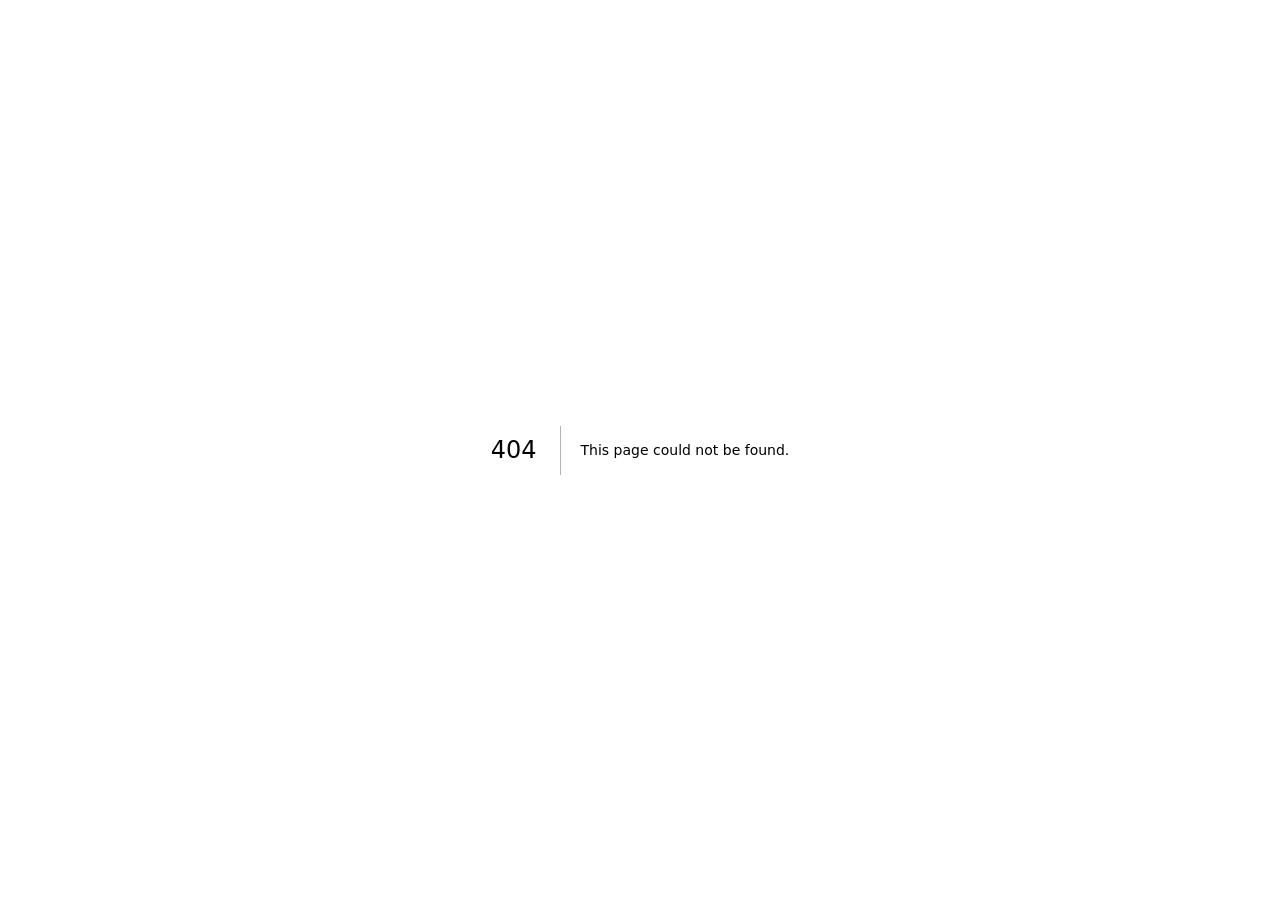
<file: 404/index.html>
<!DOCTYPE html><html lang="en" data-theme="light"><head><meta charSet="utf-8"/><meta name="viewport" content="width=device-width, initial-scale=1"/><link rel="stylesheet" href="/_next/static/chunks/3j-5f44utjdcp.css" data-precedence="next"/><link rel="preload" as="script" fetchPriority="low" href="/_next/static/chunks/1ckvzn7sfprko.js"/><script src="/_next/static/chunks/1-nqmp1rl8kqt.js" async=""></script><script src="/_next/static/chunks/2gvu8dyrhibpa.js" async=""></script><script src="/_next/static/chunks/3zo13q3j-3u5e.js" async=""></script><script src="/_next/static/chunks/turbopack-3-ry682tkyiqk.js" async=""></script><script src="/_next/static/chunks/1m7boc07rb7u6.js" async=""></script><script src="/_next/static/chunks/3fet2su78zmkl.js" async=""></script><meta name="robots" content="noindex"/><meta name="theme-color" content="#efede8"/><title>Jad Obeid · Full-Stack Developer</title><meta name="description" content="Jad Obeid – Full-stack developer in Tripoli, Lebanon. Next.js, React, Laravel, Node.js and AI-powered web applications. Available for full-stack and AI developer roles."/><link rel="canonical" href="https://jad-obeidd.github.io/"/><meta property="og:title" content="Jad Obeid · Full-Stack Developer"/><meta property="og:description" content="I build web apps end to end — Next.js, React, Laravel, Node.js — and add AI where it actually helps."/><meta property="og:url" content="https://jad-obeidd.github.io/"/><meta property="og:image" content="https://jad-obeidd.github.io/assets/og-v3.png"/><meta property="og:type" content="website"/><meta name="twitter:card" content="summary_large_image"/><meta name="twitter:title" content="Jad Obeid · Full-Stack Developer"/><meta name="twitter:description" content="I build web apps end to end — Next.js, React, Laravel, Node.js — and add AI where it actually helps."/><meta name="twitter:image" content="https://jad-obeidd.github.io/assets/og-v3.png"/><meta name="next-size-adjust" content=""/><link rel="icon" href="data:image/svg+xml,&lt;svg xmlns=&#x27;http://www.w3.org/2000/svg&#x27; viewBox=&#x27;0 0 100 100&#x27;&gt;&lt;defs&gt;&lt;linearGradient id=&#x27;g&#x27; x1=&#x27;0&#x27; y1=&#x27;0&#x27; x2=&#x27;1&#x27; y2=&#x27;1&#x27;&gt;&lt;stop offset=&#x27;0&#x27; stop-color=&#x27;%23111110&#x27;/&gt;&lt;stop offset=&#x27;1&#x27; stop-color=&#x27;%23111110&#x27;/&gt;&lt;/linearGradient&gt;&lt;/defs&gt;&lt;rect width=&#x27;100&#x27; height=&#x27;100&#x27; rx=&#x27;6&#x27; fill=&#x27;url(%23g)&#x27;/&gt;&lt;text x=&#x27;50&#x27; y=&#x27;66&#x27; font-family=&#x27;Arial&#x27; font-weight=&#x27;800&#x27; font-size=&#x27;44&#x27; fill=&#x27;%23f2d13b&#x27; text-anchor=&#x27;middle&#x27;&gt;JO&lt;/text&gt;&lt;/svg&gt;"/><title>404: This page could not be found.</title><script>(function(){var d=document.documentElement;try{var s=localStorage.getItem('theme');if(s)d.dataset.theme=s;}catch(e){}if(!matchMedia('(prefers-reduced-motion: reduce)').matches){d.classList.add('anim','motion');setTimeout(function(){if(!d.classList.contains('ready'))d.classList.remove('motion');},4000);try{if(location.pathname==='/'&&!location.hash&&!sessionStorage.getItem('jo-intro-seen')){sessionStorage.setItem('jo-intro-seen','1');d.classList.add('intro');var ev=['pointerdown','keydown','wheel','touchstart'],done=0,end=function(){if(done)return;done=1;ev.forEach(function(e){removeEventListener(e,skip,true)});},skip=function(){d.classList.add('intro-skip');end();setTimeout(function(){d.classList.remove('intro','intro-skip')},180)};ev.forEach(function(e){addEventListener(e,skip,{capture:true,passive:true})});var fin=function(){end();d.classList.remove('intro');removeEventListener('animationend',onEnd,true)},onEnd=function(e){if(e.animationName==='intro-out')fin()};addEventListener('animationend',onEnd,true);setTimeout(fin,2500);}}catch(e){}}})();</script><script type="application/ld+json">{"@context":"https://schema.org","@type":"Person","name":"Jad Obeid","jobTitle":"Full-Stack Developer","url":"https://jad-obeidd.github.io/","image":"https://jad-obeidd.github.io/assets/jad.jpg","email":"mailto:jad.4obeid@gmail.com","address":{"@type":"PostalAddress","addressLocality":"Tripoli","addressCountry":"LB"},"alumniOf":{"@type":"CollegeOrUniversity","name":"Lebanese International University"},"knowsAbout":["React","Next.js","TypeScript","Laravel","Node.js","MySQL","MongoDB","OpenAI API","NLP"],"sameAs":["https://github.com/jad-obeidd","https://www.linkedin.com/in/jad-obeid-dev"]}</script><script src="/_next/static/chunks/0cz1d0mv5g_q7.js" noModule=""></script></head><body class="u8MhCG_variable Yd1Xqa_variable -FipoW_variable AuOkkq_variable X_maza_variable"><div hidden=""><!--$--><!--/$--></div><div class="jo-intro" aria-hidden="true"><svg viewBox="0 0 150 100" width="150" height="100" fill="none"><defs><linearGradient id="jo-stroke" x1="0" y1="0" x2="1" y2="1"><stop offset="0" stop-color="#121211"></stop><stop offset="0.55" stop-color="#d4382b"></stop><stop offset="1" stop-color="#f2d13b"></stop></linearGradient></defs><path class="jo-j" pathLength="1" d="M30 16 H66 M54 16 V64 Q54 84 36 84 Q22 84 18 72"></path><path class="jo-o" pathLength="1" d="M108 16 C128 16 138 32 138 50 C138 68 128 84 108 84 C88 84 78 68 78 50 C78 32 88 16 108 16 Z"></path></svg></div><div class="bg" aria-hidden="true"><div class="bg-grid"></div><div class="blob b1"></div><div class="blob b2"></div><div class="blob b3"></div></div><a class="skip" href="#main">Skip to content</a><div class="cursor-glow" aria-hidden="true"></div><div style="font-family:system-ui,&quot;Segoe UI&quot;,Roboto,Helvetica,Arial,sans-serif,&quot;Apple Color Emoji&quot;,&quot;Segoe UI Emoji&quot;;height:100vh;text-align:center;display:flex;flex-direction:column;align-items:center;justify-content:center"><div><style>body{color:#000;background:#fff;margin:0}.next-error-h1{border-right:1px solid rgba(0,0,0,.3)}@media (prefers-color-scheme:dark){body{color:#fff;background:#000}.next-error-h1{border-right:1px solid rgba(255,255,255,.3)}}</style><h1 class="next-error-h1" style="display:inline-block;margin:0 20px 0 0;padding:0 23px 0 0;font-size:24px;font-weight:500;vertical-align:top;line-height:49px">404</h1><div style="display:inline-block"><h2 style="font-size:14px;font-weight:400;line-height:49px;margin:0">This page could not be found.</h2></div></div></div><!--$--><!--/$--><div class="page-wipe" aria-hidden="true"></div><script id="_R_">(globalThis["TURBOPACK"] || (globalThis["TURBOPACK"] = [])).push({"otherChunks":["static/chunks/1ckvzn7sfprko.js","static/chunks/1-nqmp1rl8kqt.js","static/chunks/2gvu8dyrhibpa.js","static/chunks/3zo13q3j-3u5e.js"],"runtimeModuleIds":[94553]});</script><script src="/_next/static/chunks/1ckvzn7sfprko.js" async=""></script><script>(self.__next_f=self.__next_f||[]).push([0])</script><script>self.__next_f.push([1,"1:\"$Sreact.fragment\"\n3:\"/_next/static/chunks/1m7boc07rb7u6.js\"\n4:\"/_next/static/chunks/3fet2su78zmkl.js\"\n5:I[47420,[\"$3\",\"$4\"],\"default\"]\n14:I[68027,[\"$3\",\"$4\"],\"default\",1]\n:HL[\"/_next/static/chunks/3j-5f44utjdcp.css\",\"style\"]\n2:T426,(function(){var d=document.documentElement;try{var s=localStorage.getItem('theme');if(s)d.dataset.theme=s;}catch(e){}if(!matchMedia('(prefers-reduced-motion: reduce)').matches){d.classList.add('anim','motion');setTimeout(function(){if(!d.classList.contains('ready'))d.classList.remove('motion');},4000);try{if(location.pathname==='/'\u0026\u0026!location.hash\u0026\u0026!sessionStorage.getItem('jo-intro-seen')){sessionStorage.setItem('jo-intro-seen','1');d.classList.add('intro');var ev=['pointerdown','keydown','wheel','touchstart'],done=0,end=function(){if(done)return;done=1;ev.forEach(function(e){removeEventListener(e,skip,true)});},skip=function(){d.classList.add('intro-skip');end();setTimeout(function(){d.classList.remove('intro','intro-skip')},180)};ev.forEach(function(e){addEventListener(e,skip,{capture:true,passive:true})});var fin=function(){end();d.classList.remove('intro');removeEventListener('animationend',onEnd,true)},onEnd=function(e){if(e.animationName==='intro-out')fin()};addEventListener('animationend',onEnd,true);setTimeout(fin,2500);}}catch(e){}}})();10:X\n11:[[\"children\",{\"s\":\"__PAGE__\",\"h\":512,\"d\":{\"r\":\"$L12\",\"p\":false,\"v\":null}}]]\ne:[[\"children\",{\"s\":\"/_not-found\",\"h\":512,\"d\":{\"r\":\"$Lf\",\"p\":false,\"v\":\"$10\"},\"c\":\"$Q11\"}]]\n0:{\"P\":null,\"c\":[\"\",\"_not-found\",\"\"],\"q\":\"\",\"i\":false,\"t\":{\"t\":{\"s\":\"\",\"h\":528,\"d\":{\"r\":[\"$\",\"$1\",\"c\",{\"children\":[[[\"$\",\"link\",\"0\",{\"rel\":\"stylesheet\",\"href\":\"/_next/static/chunks/3j-5f44utjdcp.css\",\"precedence\":\"next\",\"crossOrigin\":\"$undefined\",\"nonce\":\"$undefined\"}],[\"$\",\"script\",\"script-0\",{\"src\":\"/_next/static/chunks/1m7boc07rb7u6.js\",\"async\":true,\"nonce\":\"$undefined\"}],[\"$\",\"script\",\"script-1\",{\"src\":\"/_next/static/chunks/3fet2su78zmkl.js\",\"async\":true,\"nonce\":\"$undefined\"}]],[\"$\",\"html\",null,{\"lang\":\"en\",\"data-theme\":\"light\",\"suppressHydrationWarning\":true,\"children\":[[\"$\",\"head\",null,{\"children\":[[\"$\",\"link\",null,{\"rel\":\"icon\",\"href\":\"data:image/svg+xml,\u003csvg xmlns='http://www.w3.org/2000/svg' viewBox='0 0 100 100'\u003e\u003cdefs\u003e\u003clinearGradient id='g' x1='0' y1='0' x2='1' y2='1'\u003e\u003cstop offset='0' stop-color='%23111110'/\u003e\u003cstop offset='1' stop-color='%23111110'/\u003e\u003c/linearGradient\u003e\u003c/defs\u003e\u003crect width='100' height='100' rx='6' fill='url(%23g)'/\u003e\u003ctext x='50' y='66' font-family='Arial' font-weight='800' font-size='44' fill='%23f2d13b' text-anchor='middle'\u003eJO\u003c/text\u003e\u003c/svg\u003e\"}],[\"$\",\"script\",null,{\"dangerouslySetInnerHTML\":{\"__html\":\"$2\"}}],[\"$\",\"script\",null,{\"type\":\"application/ld+json\",\"dangerouslySetInnerHTML\":{\"__html\":\"{\\\"@context\\\":\\\"https://schema.org\\\",\\\"@type\\\":\\\"Person\\\",\\\"name\\\":\\\"Jad Obeid\\\",\\\"jobTitle\\\":\\\"Full-Stack Developer\\\",\\\"url\\\":\\\"https://jad-obeidd.github.io/\\\",\\\"image\\\":\\\"https://jad-obeidd.github.io/assets/jad.jpg\\\",\\\"email\\\":\\\"mailto:jad.4obeid@gmail.com\\\",\\\"address\\\":{\\\"@type\\\":\\\"PostalAddress\\\",\\\"addressLocality\\\":\\\"Tripoli\\\",\\\"addressCountry\\\":\\\"LB\\\"},\\\"alumniOf\\\":{\\\"@type\\\":\\\"CollegeOrUniversity\\\",\\\"name\\\":\\\"Lebanese International University\\\"},\\\"knowsAbout\\\":[\\\"React\\\",\\\"Next.js\\\",\\\"TypeScript\\\",\\\"Laravel\\\",\\\"Node.js\\\",\\\"MySQL\\\",\\\"MongoDB\\\",\\\"OpenAI API\\\",\\\"NLP\\\"],\\\"sameAs\\\":[\\\"https://github.com/jad-obeidd\\\",\\\"https://www.linkedin.com/in/jad-obeid-dev\\\"]}\"}}]]}],[\"$\",\"body\",null,{\"className\":\"u8MhCG_variable Yd1Xqa_variable -FipoW_variable AuOkkq_variable X_maza_variable\",\"children\":[[\"$\",\"div\",null,{\"className\":\"jo-intro\",\"aria-hidden\":\"true\",\"children\":[\"$\",\"svg\",null,{\"viewBox\":\"0 0 150 100\",\"width\":\"150\",\"height\":\"100\",\"fill\":\"none\",\"children\":[[\"$\",\"defs\",null,{\"children\":[\"$\",\"linearGradient\",null,{\"id\":\"jo-stroke\",\"x1\":\"0\",\"y1\":\"0\",\"x2\":\"1\",\"y2\":\"1\",\"children\":[[\"$\",\"stop\",null,{\"offset\":\"0\",\"stopColor\":\"#121211\"}],[\"$\",\"stop\",null,{\"offset\":\"0.55\",\"stopColor\":\"#d4382b\"}],[\"$\",\"stop\",null,{\"offset\":\"1\",\"stopColor\":\"#f2d13b\"}]]}]}],[\"$\",\"path\",null,{\"className\":\"jo-j\",\"pathLength\":1,\"d\":\"M30 16 H66 M54 16 V64 Q54 84 36 84 Q22 84 18 72\"}],[\"$\",\"path\",null,{\"className\":\"jo-o\",\"pathLength\":1,\"d\":\"M108 16 C128 16 138 32 138 50 C138 68 128 84 108 84 C88 84 78 68 78 50 C78 32 88 16 108 16 Z\"}]]}]}],[\"$\",\"$L5\",null,{}],[\"$\",\"div\",null,{\"className\":\"bg\",\"aria-hidden\":\"true\",\"children\":[[\"$\",\"div\",null,{\"className\":\"bg-grid\"}],\"$L6\",\"$L7\",\"$L8\"]}],\"$L9\",\"$La\",\"$Lb\",\"$Lc\",\"$Ld\"]}]]}]]}],\"p\":false,\"v\":null},\"c\":\"$Qe\"},\"h\":{\"r\":\"$L13\",\"p\":false,\"v\":null}},\"m\":\"$undefined\",\"G\":[\"$14\",[\"$L15\"]],\"S\":true,\"r\":\"$undefined\",\"s\":\"$undefined\",\"a\":\"$undefined\",\"l\":\"$undefined\",\"p\":\"$undefined\",\"d\":\"$undefined\",\"b\":\"tlfYIPIs19mstZLo6NQLG\"}\n16:I[71606,[\"$3\",\"$4\"],\"default\"]\n17:I[39756,[\"$3\",\"$4\"],\"default\"]\n18:I[37457,[\"$3\",\"$4\"],\"default\"]\n19:I[66357,[\"$3\",\"$4\"],\"default\"]\n1a:I[44805,[\"$3\",\"$4\"],\"default\"]\n1b:I[97367,[\"$3\",\"$4\"],\"OutletBoundary\"]\n1c:\"$Sreact.suspense\"\n1e:\"ViewportBoundary\"\n1f:I[97367,[\"$3\",\"$4\"],\"$1e\"]\n21:\"MetadataBoundary\"\n22:I[97367,[\"$3\",\"$4\"],\"$21\"]\n6:[\"$\",\"div\",null,{\"className\":\"blob b1\"}]\n7:[\"$\",\"div\",null,{\"className\":\"blob b2\"}]\n8:[\"$\",\"div\",null,{\"className\":\"blob b3\"}]\n9:[\"$\",\"a\",null,{\"className\":\"skip\",\"href\":\"#main\",\"children\":\"Skip to content\"}]\na:[\"$\",\"$L16\",null,{}]\nb:[\"$\",\"$L17\",null,{\"parallelRouterKey\":\"children\",\"error\":\"$undefined\",\"errorStyles\":\"$undefined\",\"errorScripts\":\"$undefined\",\"template\":[\"$\",\"$L18\",null,{}],\"templateStyles\":\"$undefined\",\"templateScripts\":\"$undefined\",\"notFound\":[[[\"$\",\"title\",null,{\"children\":\"404: This page could not be found.\"}],[\"$\",\"div\",null,{\"style\":{\"fontFamily\":\"system-ui,\\\"Segoe UI\\\",Roboto,Helvetica,Arial,sans-serif,\\\"Apple Color Emoji\\\",\\\"Segoe UI Emoji\\\"\",\"height\":\"100vh\",\"textAlign\":\"center\",\"display\":\"flex\",\"flexDirection\":\"column\",\"alignItems\":\"center\",\"justifyContent\":\"center\"},\"children\":[\"$\",\"div\",null,{\"children\":[[\"$\",\"style\",null,{\"dangerouslySetInnerHTML\":{\"__html\":\"body{color:#000;background:#fff;margin:0}.next-error-h1{border-right:1px solid rgba(0,0,0,.3)}@media (prefers-color-scheme:dark){body{color:#fff;background:#000}.next-error-h1{border-right:1px solid rgba(255,255,255,.3)}}\"}}],[\"$\",\"h1\",null,{\"className\":\"next-error-h1\",\"style\":{\"display\":\"inline-block\",\"margin\":\"0 20px 0 0\",\"padding\":\"0 23px 0 0\",\"fontSize\":24,\"fontWeight\":500,\"verticalAlign\":\"top\",\"lineHeight\":\"49px\"},\"children\":404}],[\"$\",\"div\",null,{\"style\":{\"display\":\"inline-block\"},\"children\":[\"$\",\"h2\",null,{\"style\":{\"fontSize\":14,\"fontWeight\":400,\"lineHeight\":\"49px\",\"margin\":0},\"children\":\"This page could not be found.\"}]}]]}]}]],[]],\"forbidden\":\"$undefined\",\"unauthorized\":\"$undefined\"}]\nc:[\"$\",\"$L19\",null,{}]\nd:[\"$\",\"$L1a\",null,{}]\nf:[\"$\",\"$1\",\"c\",{\"children\":[null,[\"$\",\"$L17\",null,{\"parallelRouterKey\":\"children\",\"error\":\"$undefined\",\"errorStyles\":\"$undefined\",\"errorScripts\":\"$undefined\",\"template\":[\"$\",\"$L18\",null,{}],\"templateStyles\":\"$undefined\",\"templateScripts\":\"$undefined\",\"notFound\":\"$undefined\",\"forbidden\":\"$undefined\",\"unauthorized\":\"$undefined\"}]]}]\n12:[\"$\",\"$1\",\"c\",{\"children\":[[[\"$\",\"title\",null,{\"children\":\"404: This page could not be found.\"}],[\"$\",\"div\",null,{\"style\":\"$b:props:notFound:0:1:props:style\",\"children\":[\"$\",\"div\",null,{\"children\":[[\"$\",\"style\",null,{\"dangerouslySetInnerHTML\":{\"__html\":\"body{color:#000;background:#fff;margin:0}.next-error-h1{border-right:1px solid rgba(0,0,0,.3)}@media (prefers-color-scheme:dark){body{color:#fff;background:#000}.next-error-h1{border-right:1px solid rgba(255,255,255,.3)}}\"}}],[\"$\",\"h1\",null,{\"className\":\"next-error-h1\",\"style\":\"$b:props:notFound:0:1:props:children:props:children:1:props:style\",\"children\":404}],[\"$\",\"div\",null,{\"style\":\"$b:props:notFound:0:1:props:children:props:children:2:props:style\",\"children\":[\"$\",\"h2\",null,{\"style\":\"$b:props:notFound:0:1:props:children:props:children:2:props:children:props:style\",\"children\":\"This page could not be found.\"}]}]]}]}]],null,[\"$\",\"$L1b\",null,{\"children\":[\"$\",\"$1c\",null,{\"name\":\"Next.MetadataOutlet\",\"children\":\"$@1d\"}]}]]}]\n13:[\"$\",\"$1\",\"h\",{\"children\":[[\"$\",\"meta\",null,{\"name\":\"robots\",\"content\":\"noindex\"}],[\"$\",\"$L1f\",null,{\"children\":\"$L20\"}],[\"$\",\"$L22\",null,{\"children\":[[\"$\",\"div\",null,{\"hidden\":true,\"children\":[\"$\",\"$1c\",null,{\"name\":\"Next.Metadata\",\"children\":\"$L23\"}]}],null]}],[\"$\",\"meta\",null,{\"name\":\"next-size-adjust\",\"content\":\"\"}]]}]\n15:[\"$\",\"link\",\"0\",{\"rel\":\"stylesheet\",\"href\":\"/_next/static/chunks/3j-5f44utjdcp.css\",\"precedence\":\"next\",\"crossOrigin\":\"$undefined\",\"nonce\":\"$undefined\"}]\n10:C\n20:[[\"$\",\"meta\",\"0\",{\"charSet\":\"utf-8\"}],[\"$\",\"meta\",\"1\",{\"name\":\"viewport\",\"content\":\"width=device-width, initial-scale=1\"}],[\"$\",\"meta\",\"2\",{\"name\":\"theme-color\",\"content\":\"#efede8\"}]]\n1d:null\n23:[[\"$\",\"title\",\"0\",{\"children\":\"Jad Obeid · Full-Stack Developer\"}],[\"$\",\"meta\",\"1\",{\"name\":\"description\",\"content\":\"Jad Obeid – Full-stack developer in Tripoli, Lebanon. Next.js, React, Laravel, Node.js and AI-powered web applications. Available for full-stack and AI developer roles.\"}],[\"$\",\"link\",\"2\",{\"rel\":\"canonical\",\"href\":\"https://jad-obeidd.github.io/\"}],[\"$\",\"meta\",\"3\",{\"property\":\"og:title\",\"content\":\"Jad Obeid · Full-Stack Developer\"}],[\"$\",\"meta\",\"4\",{\"property\":\"og:description\",\"content\":\"I build web apps end to end — Next.js, React, Laravel, Node.js — and add AI where it actually helps.\"}],[\"$\",\"meta\",\"5\",{\"property\":\"og:url\",\"content\":\"https://jad-obeidd.github.io/\"}],[\"$\",\"meta\",\"6\",{\"property\":\"og:image\",\"content\":\"https://jad-obeidd.github.io/assets/og-v3.png\"}],[\"$\",\"meta\",\"7\",{\"property\":\"og:type\",\"content\":\"website\"}],[\"$\",\"meta\",\"8\",{\"name\":\"twitter:card\",\"content\":\"summary_large_image\"}],[\"$\",\"meta\",\"9\",{\"name\":\"twitter:title\",\"content\":\"Jad Obeid · Full-Stack Developer\"}],[\"$\",\"meta\",\"10\",{\"name\":\"twitter:description\",\"content\":\"I build web apps end to end — Next.js, React, Laravel, Node.js — and add AI where it actually helps.\"}],[\"$\",\"meta\",\"11\",{\"name\":\"twitter:image\",\"content\":\"https://jad-obeidd.github.io/assets/og-v3.png\"}]]\n"])</script></body></html>
</file>
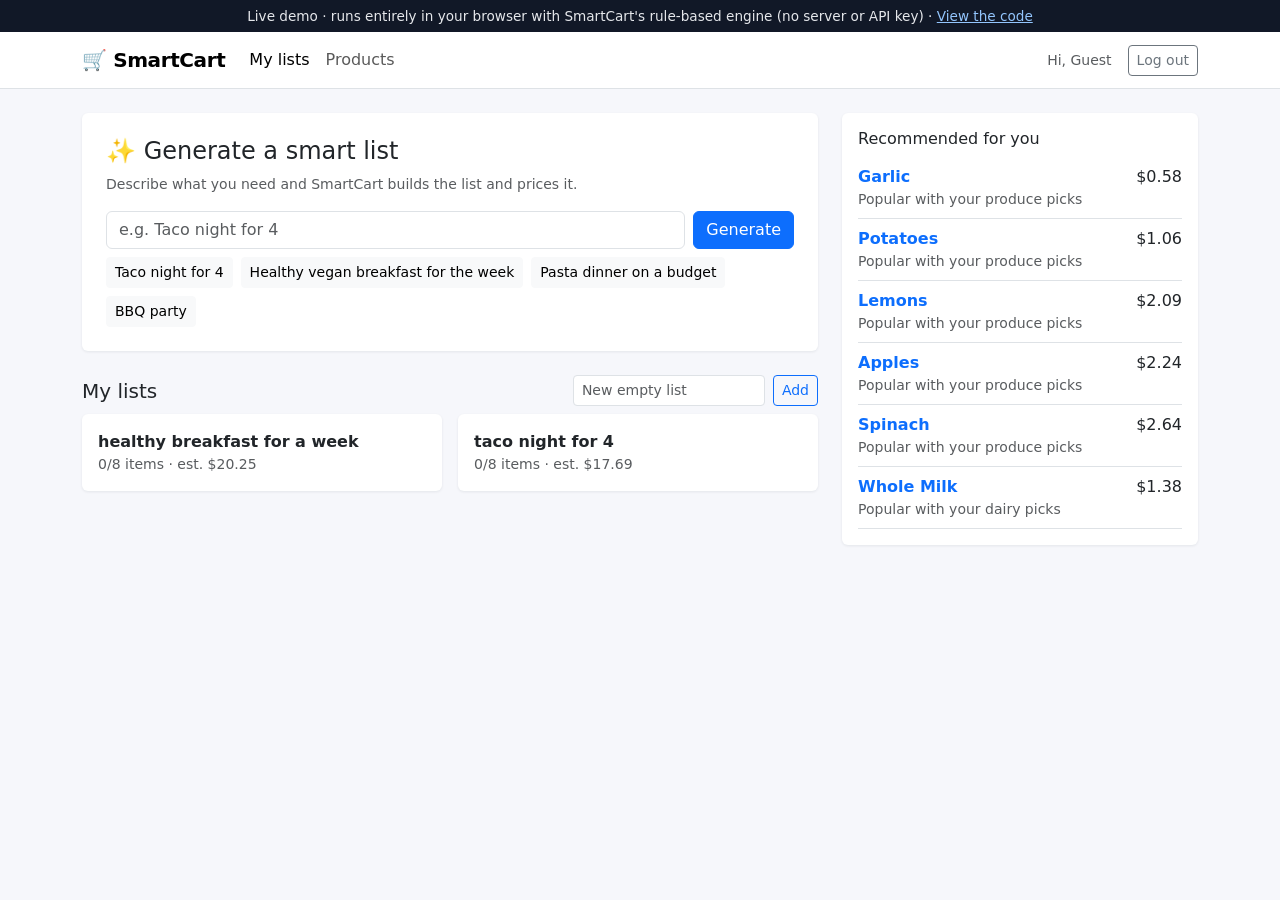
<file: smartcart/index.html>
<!doctype html>
<html lang="en">
  <head>
    <meta charset="UTF-8" />
    <meta name="viewport" content="width=device-width, initial-scale=1.0" />
    <link rel="icon" href="data:image/svg+xml,<svg xmlns='http://www.w3.org/2000/svg' viewBox='0 0 100 100'><text y='.9em' font-size='90'>🛒</text></svg>" />
    <title>SmartCart</title>
    <script type="module" crossorigin src="/smartcart/assets/index-DmB3R6jb.js"></script>
    <link rel="stylesheet" crossorigin href="/smartcart/assets/index-DdxaZy28.css">
  </head>
  <body>
    <div id="root"></div>
  </body>
</html>
</file>
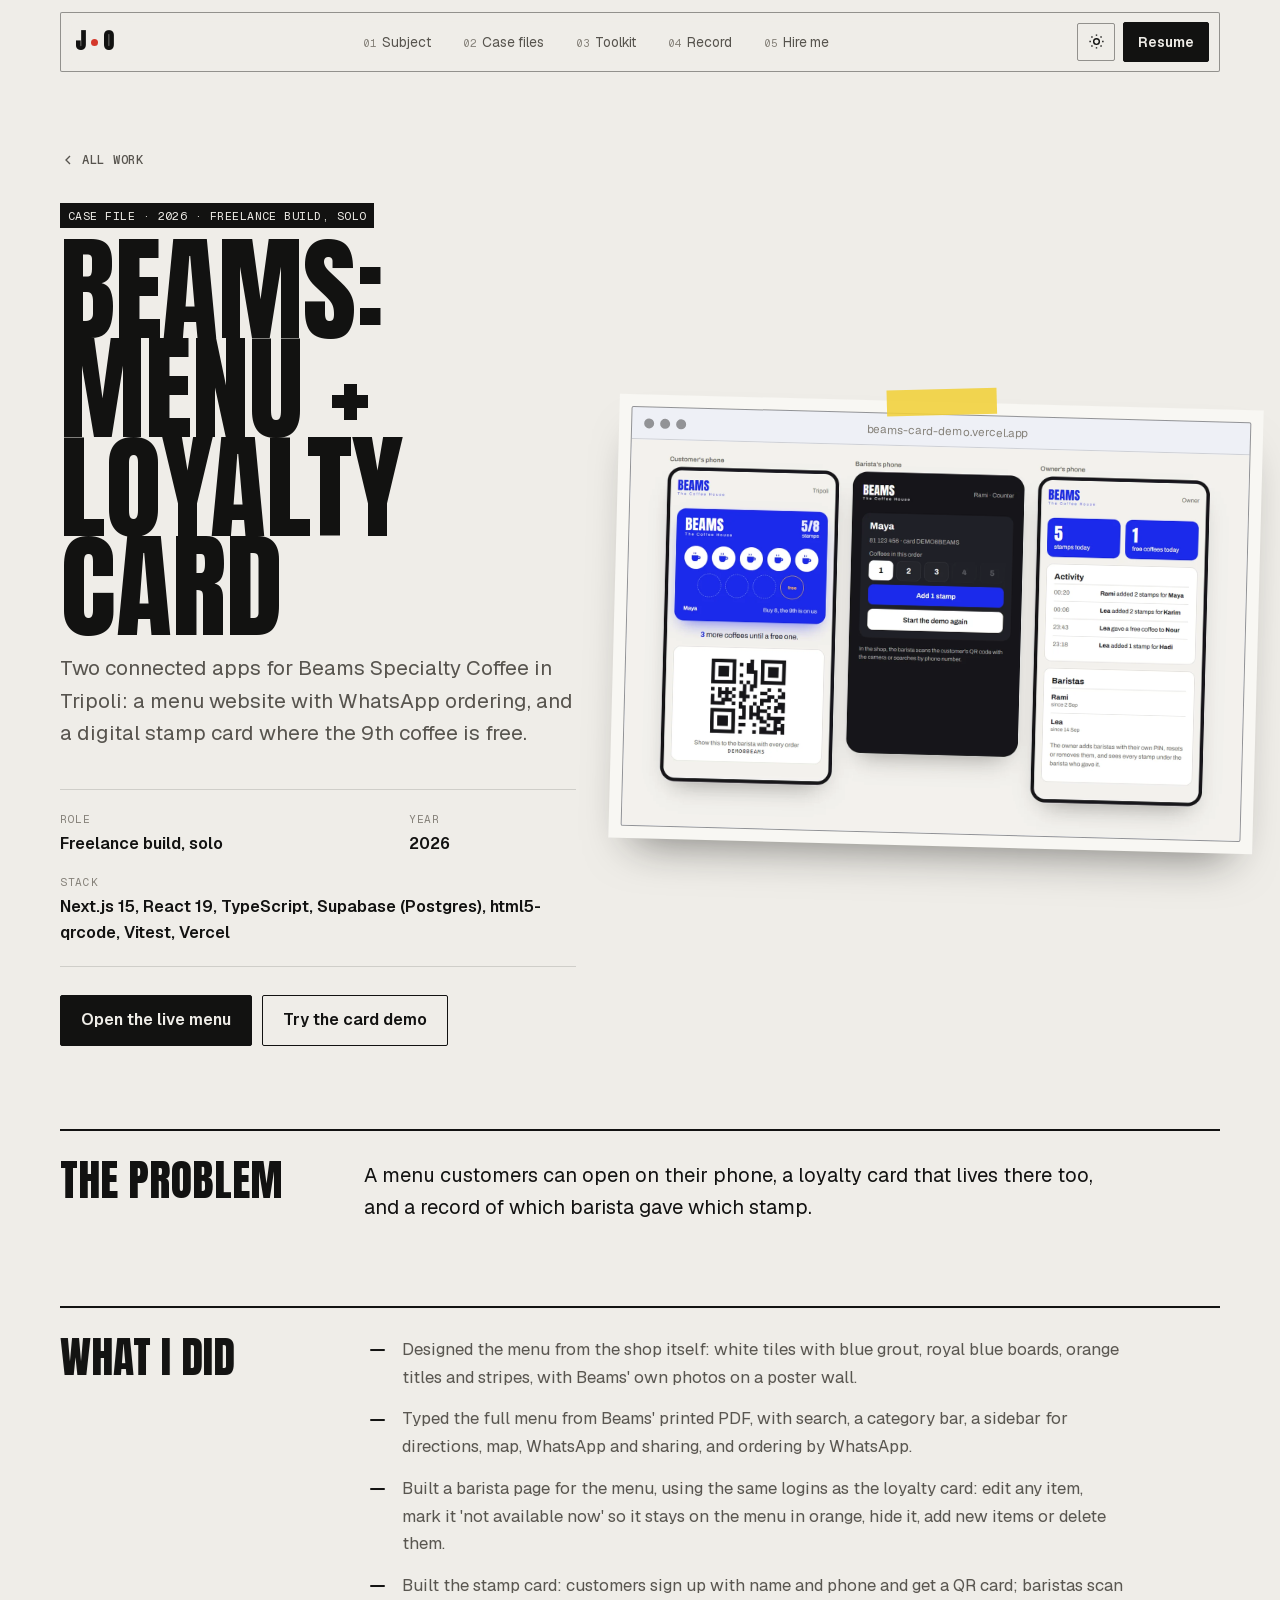
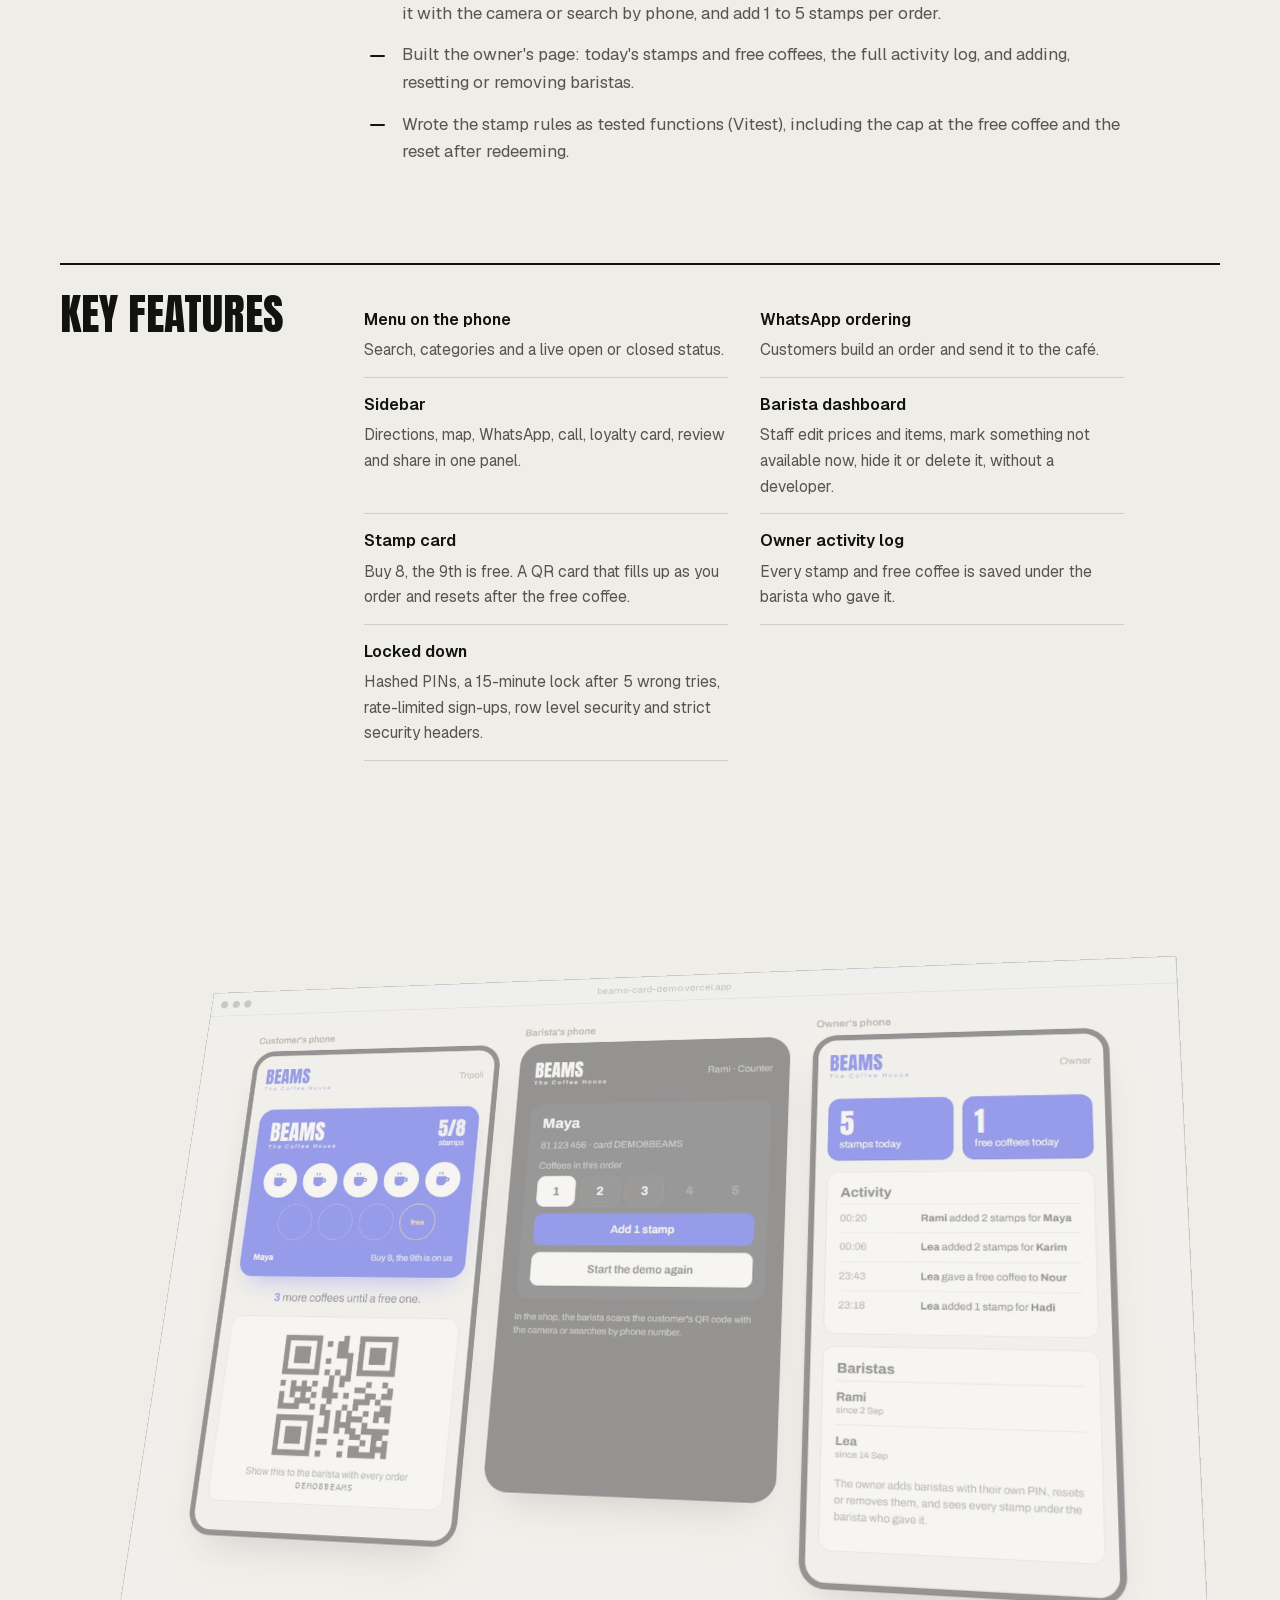
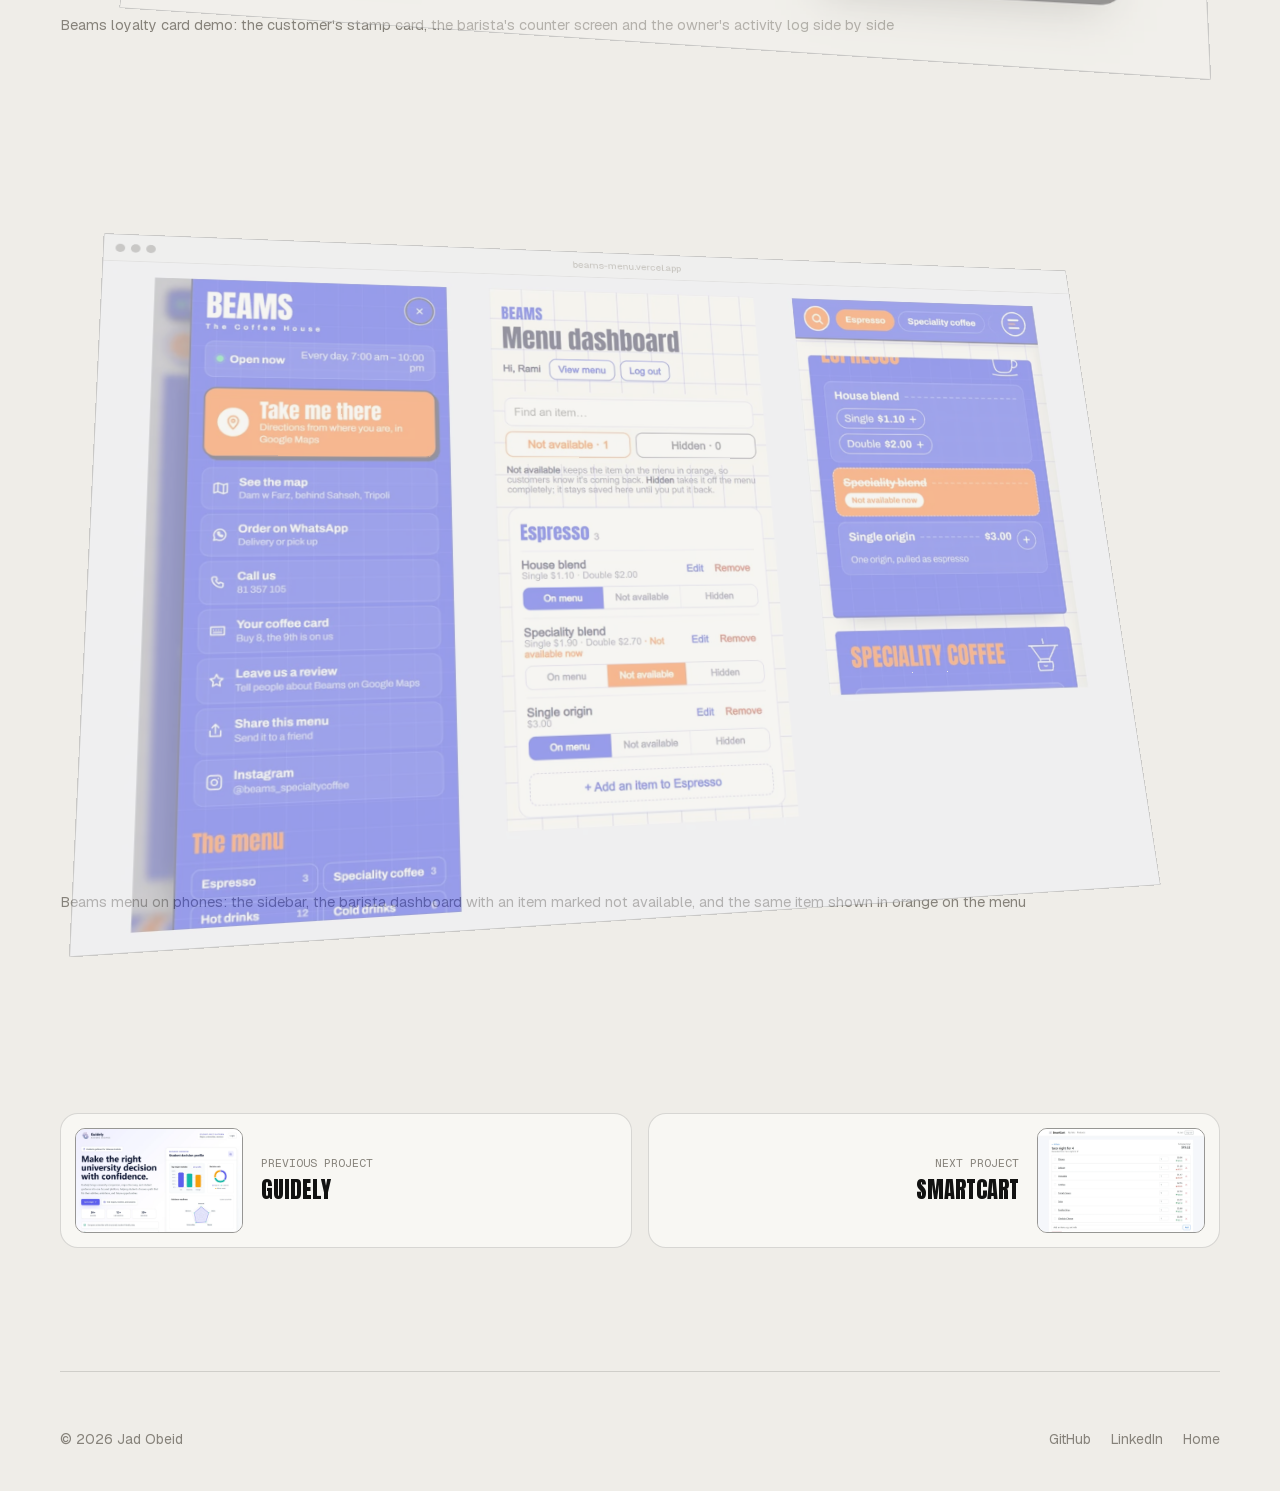
<file: work/beams-coffee-card/index.html>
<!DOCTYPE html><html lang="en" data-theme="light"><head><meta charSet="utf-8"/><meta name="viewport" content="width=device-width, initial-scale=1"/><link rel="preload" href="/_next/static/media/797e433ab948586e-s.p.0r6juujl39pe6.woff2" as="font" crossorigin="" type="font/woff2"/><link rel="preload" href="/_next/static/media/7ebf22b5a21034f8-s.p.3j3877k49yy0l.woff2" as="font" crossorigin="" type="font/woff2"/><link rel="preload" href="/_next/static/media/9e9f04e3c37952ab-s.p.0pan85mumqyf3.woff2" as="font" crossorigin="" type="font/woff2"/><link rel="preload" href="/_next/static/media/a85fe84266768609-s.p.0h6ig86gwutp4.woff2" as="font" crossorigin="" type="font/woff2"/><link rel="preload" href="/_next/static/media/caa3a2e1cccd8315-s.p.0wgildi0cnwt9.woff2" as="font" crossorigin="" type="font/woff2"/><link rel="preload" href="/_next/static/media/e41d5df559864f9e-s.p.1g73gv09-xcb6.woff2" as="font" crossorigin="" type="font/woff2"/><link rel="preload" as="image" href="/assets/projects/beams-loyalty-card.webp"/><link rel="stylesheet" href="/_next/static/chunks/3j-5f44utjdcp.css" data-precedence="next"/><link rel="preload" as="script" fetchPriority="low" href="/_next/static/chunks/1ckvzn7sfprko.js"/><script src="/_next/static/chunks/1-nqmp1rl8kqt.js" async=""></script><script src="/_next/static/chunks/2gvu8dyrhibpa.js" async=""></script><script src="/_next/static/chunks/3zo13q3j-3u5e.js" async=""></script><script src="/_next/static/chunks/turbopack-3-ry682tkyiqk.js" async=""></script><script src="/_next/static/chunks/1m7boc07rb7u6.js" async=""></script><script src="/_next/static/chunks/3fet2su78zmkl.js" async=""></script><script src="/_next/static/chunks/10ikwyp0e4wzj.js" async=""></script><script src="/_next/static/chunks/3kp2mog7inr4v.js" async=""></script><meta name="theme-color" content="#efede8"/><title>Beams: Menu + Loyalty Card · Jad Obeid</title><meta name="description" content="Two connected apps for Beams Specialty Coffee in Tripoli: a menu website with WhatsApp ordering, and a digital stamp card where the 9th coffee is free."/><link rel="canonical" href="https://jad-obeidd.github.io/work/beams-coffee-card/"/><meta property="og:title" content="Beams: Menu + Loyalty Card · Jad Obeid"/><meta property="og:description" content="Two connected apps for Beams Specialty Coffee in Tripoli: a menu website with WhatsApp ordering, and a digital stamp card where the 9th coffee is free."/><meta property="og:url" content="https://jad-obeidd.github.io/work/beams-coffee-card/"/><meta property="og:image" content="https://jad-obeidd.github.io/assets/projects/beams-loyalty-card.webp"/><meta property="og:image:width" content="1600"/><meta property="og:image:height" content="1000"/><meta property="og:image:alt" content="Beams loyalty card demo: the customer&#x27;s stamp card, the barista&#x27;s counter screen and the owner&#x27;s activity log side by side"/><meta property="og:type" content="article"/><meta name="twitter:card" content="summary_large_image"/><meta name="twitter:title" content="Beams: Menu + Loyalty Card · Jad Obeid"/><meta name="twitter:description" content="Two connected apps for Beams Specialty Coffee in Tripoli: a menu website with WhatsApp ordering, and a digital stamp card where the 9th coffee is free."/><meta name="twitter:image" content="https://jad-obeidd.github.io/assets/projects/beams-loyalty-card.webp"/><meta name="next-size-adjust" content=""/><link rel="icon" href="data:image/svg+xml,&lt;svg xmlns=&#x27;http://www.w3.org/2000/svg&#x27; viewBox=&#x27;0 0 100 100&#x27;&gt;&lt;defs&gt;&lt;linearGradient id=&#x27;g&#x27; x1=&#x27;0&#x27; y1=&#x27;0&#x27; x2=&#x27;1&#x27; y2=&#x27;1&#x27;&gt;&lt;stop offset=&#x27;0&#x27; stop-color=&#x27;%23111110&#x27;/&gt;&lt;stop offset=&#x27;1&#x27; stop-color=&#x27;%23111110&#x27;/&gt;&lt;/linearGradient&gt;&lt;/defs&gt;&lt;rect width=&#x27;100&#x27; height=&#x27;100&#x27; rx=&#x27;6&#x27; fill=&#x27;url(%23g)&#x27;/&gt;&lt;text x=&#x27;50&#x27; y=&#x27;66&#x27; font-family=&#x27;Arial&#x27; font-weight=&#x27;800&#x27; font-size=&#x27;44&#x27; fill=&#x27;%23f2d13b&#x27; text-anchor=&#x27;middle&#x27;&gt;JO&lt;/text&gt;&lt;/svg&gt;"/><script>(function(){var d=document.documentElement;try{var s=localStorage.getItem('theme');if(s)d.dataset.theme=s;}catch(e){}if(!matchMedia('(prefers-reduced-motion: reduce)').matches){d.classList.add('anim','motion');setTimeout(function(){if(!d.classList.contains('ready'))d.classList.remove('motion');},4000);try{if(location.pathname==='/'&&!location.hash&&!sessionStorage.getItem('jo-intro-seen')){sessionStorage.setItem('jo-intro-seen','1');d.classList.add('intro');var ev=['pointerdown','keydown','wheel','touchstart'],done=0,end=function(){if(done)return;done=1;ev.forEach(function(e){removeEventListener(e,skip,true)});},skip=function(){d.classList.add('intro-skip');end();setTimeout(function(){d.classList.remove('intro','intro-skip')},180)};ev.forEach(function(e){addEventListener(e,skip,{capture:true,passive:true})});var fin=function(){end();d.classList.remove('intro');removeEventListener('animationend',onEnd,true)},onEnd=function(e){if(e.animationName==='intro-out')fin()};addEventListener('animationend',onEnd,true);setTimeout(fin,2500);}}catch(e){}}})();</script><script type="application/ld+json">{"@context":"https://schema.org","@type":"Person","name":"Jad Obeid","jobTitle":"Full-Stack Developer","url":"https://jad-obeidd.github.io/","image":"https://jad-obeidd.github.io/assets/jad.jpg","email":"mailto:jad.4obeid@gmail.com","address":{"@type":"PostalAddress","addressLocality":"Tripoli","addressCountry":"LB"},"alumniOf":{"@type":"CollegeOrUniversity","name":"Lebanese International University"},"knowsAbout":["React","Next.js","TypeScript","Laravel","Node.js","MySQL","MongoDB","OpenAI API","NLP"],"sameAs":["https://github.com/jad-obeidd","https://www.linkedin.com/in/jad-obeid-dev"]}</script><script src="/_next/static/chunks/0cz1d0mv5g_q7.js" noModule=""></script></head><body class="u8MhCG_variable Yd1Xqa_variable -FipoW_variable AuOkkq_variable X_maza_variable"><div hidden=""><!--$--><!--/$--></div><div class="jo-intro" aria-hidden="true"><svg viewBox="0 0 150 100" width="150" height="100" fill="none"><defs><linearGradient id="jo-stroke" x1="0" y1="0" x2="1" y2="1"><stop offset="0" stop-color="#121211"></stop><stop offset="0.55" stop-color="#d4382b"></stop><stop offset="1" stop-color="#f2d13b"></stop></linearGradient></defs><path class="jo-j" pathLength="1" d="M30 16 H66 M54 16 V64 Q54 84 36 84 Q22 84 18 72"></path><path class="jo-o" pathLength="1" d="M108 16 C128 16 138 32 138 50 C138 68 128 84 108 84 C88 84 78 68 78 50 C78 32 88 16 108 16 Z"></path></svg></div><div class="bg" aria-hidden="true"><div class="bg-grid"></div><div class="blob b1"></div><div class="blob b2"></div><div class="blob b3"></div></div><a class="skip" href="#main">Skip to content</a><div class="cursor-glow" aria-hidden="true"></div><div class="progress" aria-hidden="true"></div><header class="nav"><div class="nav-inner"><a class="logo" aria-label="Jad Obeid – home" href="/"><span class="logo-jo">J<i aria-hidden="true"></i>O</span></a><nav id="menu" class="menu" aria-label="Main"><a href="/#about"><span class="n">0<!-- -->1</span>Subject</a><a href="/#work"><span class="n">0<!-- -->2</span>Case files</a><a href="/#skills"><span class="n">0<!-- -->3</span>Toolkit</a><a href="/#experience"><span class="n">0<!-- -->4</span>Record</a><a href="/#contact"><span class="n">0<!-- -->5</span>Hire me</a></nav><div class="nav-actions"><button type="button" class="icon-btn theme-btn" aria-label="Toggle light and dark theme"><svg class="sun" viewBox="0 0 24 24" width="17" height="17" fill="none" stroke="currentColor" stroke-width="2" aria-hidden="true"><circle cx="12" cy="12" r="4"></circle><path d="M12 2v2M12 20v2M4.9 4.9l1.4 1.4M17.7 17.7l1.4 1.4M2 12h2M20 12h2M4.9 19.1l1.4-1.4M17.7 6.3l1.4-1.4"></path></svg><svg class="moon" viewBox="0 0 24 24" width="17" height="17" fill="none" stroke="currentColor" stroke-width="2" aria-hidden="true"><path d="M21 12.8A9 9 0 1 1 11.2 3a7 7 0 0 0 9.8 9.8z"></path></svg></button><a href="/assets/Jad_Obeid_CV.pdf" class="btn sm primary nav-cv" download="">Resume</a><button type="button" class="icon-btn burger" aria-label="Open menu" aria-expanded="false" aria-controls="menu"><span></span><span></span></button></div></div></header><main id="main" class="cs"><header class="wrap cs-hero"><a class="cs-back" href="/#work"><svg viewBox="0 0 24 24" width="16" height="16" fill="none" stroke="currentColor" stroke-width="2" aria-hidden="true"><path d="M15 18l-6-6 6-6"></path></svg>All work</a><div class="cs-hero-grid"><div class="cs-hero-copy"><p class="cs-file mono" data-reveal="depth">Case file<!-- --> · 2026<!-- --> · <!-- -->Freelance build, solo</p><h1 data-reveal="depth">Beams: Menu + Loyalty Card</h1><p class="cs-summary" data-reveal="depth">Two connected apps for Beams Specialty Coffee in Tripoli: a menu website with WhatsApp ordering, and a digital stamp card where the 9th coffee is free.</p><dl class="cs-meta" data-reveal="depth"><div><dt>Role</dt><dd>Freelance build, solo</dd></div><div><dt>Year</dt><dd>2026</dd></div><div class="cs-meta-stack"><dt>Stack</dt><dd>Next.js 15, React 19, TypeScript, Supabase (Postgres), html5-qrcode, Vitest, Vercel</dd></div></dl><div class="cs-links" data-reveal="depth"><a href="https://beams-menu.vercel.app" target="_blank" rel="noopener" class="btn primary">Open the live menu</a><a href="https://beams-card-demo.vercel.app/demo" target="_blank" rel="noopener" class="btn">Try the card demo</a></div></div><figure class="cs-cover" data-reveal="depth"><i class="tape" aria-hidden="true"></i><div class="browser cs-browser"><div class="browser-bar"><i></i><i></i><i></i><span>beams-card-demo.vercel.app</span></div><div class="browser-view"><img alt="Beams loyalty card demo: the customer&#x27;s stamp card, the barista&#x27;s counter screen and the owner&#x27;s activity log side by side" width="1600" height="1000" decoding="async" data-nimg="1" style="color:transparent;aspect-ratio:1600 / 1000" src="/assets/projects/beams-loyalty-card.webp"/></div></div><figcaption class="sr-only">Beams loyalty card demo: the customer&#x27;s stamp card, the barista&#x27;s counter screen and the owner&#x27;s activity log side by side</figcaption></figure></div></header><div class="wrap cs-story"><section class="cs-block" data-reveal="depth"><h2>The problem</h2><div class="cs-block-body"><p class="cs-lead">A menu customers can open on their phone, a loyalty card that lives there too, and a record of which barista gave which stamp.</p></div></section><section class="cs-block" data-reveal="depth"><h2>What I did</h2><div class="cs-block-body"><ol class="cs-did"><li>Designed the menu from the shop itself: white tiles with blue grout, royal blue boards, orange titles and stripes, with Beams&#x27; own photos on a poster wall.</li><li>Typed the full menu from Beams&#x27; printed PDF, with search, a category bar, a sidebar for directions, map, WhatsApp and sharing, and ordering by WhatsApp.</li><li>Built a barista page for the menu, using the same logins as the loyalty card: edit any item, mark it &#x27;not available now&#x27; so it stays on the menu in orange, hide it, add new items or delete them.</li><li>Built the stamp card: customers sign up with name and phone and get a QR card; baristas scan it with the camera or search by phone, and add 1 to 5 stamps per order.</li><li>Built the owner&#x27;s page: today&#x27;s stamps and free coffees, the full activity log, and adding, resetting or removing baristas.</li><li>Wrote the stamp rules as tested functions (Vitest), including the cap at the free coffee and the reset after redeeming.</li></ol></div></section><section class="cs-block" data-reveal="depth"><h2>Key features</h2><div class="cs-block-body"><dl class="cs-features"><div><dt>Menu on the phone</dt><dd>Search, categories and a live open or closed status.</dd></div><div><dt>WhatsApp ordering</dt><dd>Customers build an order and send it to the café.</dd></div><div><dt>Sidebar</dt><dd>Directions, map, WhatsApp, call, loyalty card, review and share in one panel.</dd></div><div><dt>Barista dashboard</dt><dd>Staff edit prices and items, mark something not available now, hide it or delete it, without a developer.</dd></div><div><dt>Stamp card</dt><dd>Buy 8, the 9th is free. A QR card that fills up as you order and resets after the free coffee.</dd></div><div><dt>Owner activity log</dt><dd>Every stamp and free coffee is saved under the barista who gave it.</dd></div><div><dt>Locked down</dt><dd>Hashed PINs, a 15-minute lock after 5 wrong tries, rate-limited sign-ups, row level security and strict security headers.</dd></div></dl></div></section></div><section class="wrap cs-gallery" aria-label="Screenshots"><figure class="cs-shot"><button type="button" class="cs-screen" data-cursor="View" aria-haspopup="dialog" aria-label="View full size: Beams loyalty card demo: the customer&#x27;s stamp card, the barista&#x27;s counter screen and the owner&#x27;s activity log side by side"><div class="browser cs-browser"><div class="browser-bar"><i></i><i></i><i></i><span>beams-card-demo.vercel.app</span></div><div class="browser-view"><img alt="Beams loyalty card demo: the customer&#x27;s stamp card, the barista&#x27;s counter screen and the owner&#x27;s activity log side by side" loading="lazy" width="1600" height="1000" decoding="async" data-nimg="1" style="color:transparent;aspect-ratio:1600 / 1000" src="/assets/projects/beams-loyalty-card.webp"/></div></div></button><figcaption>Beams loyalty card demo: the customer&#x27;s stamp card, the barista&#x27;s counter screen and the owner&#x27;s activity log side by side</figcaption></figure><figure class="cs-shot"><button type="button" class="cs-screen" data-cursor="View" aria-haspopup="dialog" aria-label="View full size: Beams menu on phones: the sidebar, the barista dashboard with an item marked not available, and the same item shown in orange on the menu"><div class="browser cs-browser"><div class="browser-bar"><i></i><i></i><i></i><span>beams-menu.vercel.app</span></div><div class="browser-view"><img alt="Beams menu on phones: the sidebar, the barista dashboard with an item marked not available, and the same item shown in orange on the menu" loading="lazy" width="1280" height="800" decoding="async" data-nimg="1" style="color:transparent;aspect-ratio:1280 / 800" src="/assets/projects/beams-menu.webp"/></div></div></button><figcaption>Beams menu on phones: the sidebar, the barista dashboard with an item marked not available, and the same item shown in orange on the menu</figcaption></figure></section><div class="wrap cs-story"></div><nav class="wrap cs-pager" aria-label="More projects"><a class="cs-pager-link is-prev" href="/work/guidely/"><span class="cs-pager-thumb" aria-hidden="true"><img src="/assets/projects/guidely.webp" alt="" width="1600" height="1000" loading="lazy" decoding="async"/></span><span class="cs-pager-text"><span class="cs-pager-dir">Previous project</span><span class="cs-pager-title">Guidely</span></span></a><a class="cs-pager-link is-next" href="/work/smartcart/"><span class="cs-pager-thumb" aria-hidden="true"><img src="/assets/projects/smartcart.webp" alt="" width="1600" height="1000" loading="lazy" decoding="async"/></span><span class="cs-pager-text"><span class="cs-pager-dir">Next project</span><span class="cs-pager-title">SmartCart</span></span></a></nav></main><footer class="wrap footer"><p>© <!-- -->2026<!-- --> Jad Obeid</p><p class="foot-links"><a href="https://github.com/jad-obeidd" target="_blank" rel="noopener">GitHub</a><a href="https://www.linkedin.com/in/jad-obeid-dev" target="_blank" rel="noopener">LinkedIn</a><a href="/">Home</a></p></footer><!--$--><!--/$--><div class="page-wipe" aria-hidden="true"></div><script id="_R_">(globalThis["TURBOPACK"] || (globalThis["TURBOPACK"] = [])).push({"otherChunks":["static/chunks/1ckvzn7sfprko.js","static/chunks/1-nqmp1rl8kqt.js","static/chunks/2gvu8dyrhibpa.js","static/chunks/3zo13q3j-3u5e.js"],"runtimeModuleIds":[94553]});</script><script src="/_next/static/chunks/1ckvzn7sfprko.js" async=""></script><script>(self.__next_f=self.__next_f||[]).push([0])</script><script>self.__next_f.push([1,"1:\"$Sreact.fragment\"\n3:\"/_next/static/chunks/1m7boc07rb7u6.js\"\n4:\"/_next/static/chunks/3fet2su78zmkl.js\"\n5:I[47420,[\"$3\",\"$4\"],\"default\"]\n16:I[68027,[\"$3\",\"$4\"],\"default\",1]\n:HL[\"/_next/static/chunks/3j-5f44utjdcp.css\",\"style\"]\n:HL[\"/_next/static/media/797e433ab948586e-s.p.0r6juujl39pe6.woff2\",\"font\",{\"crossOrigin\":\"\",\"type\":\"font/woff2\"}]\n:HL[\"/_next/static/media/7ebf22b5a21034f8-s.p.3j3877k49yy0l.woff2\",\"font\",{\"crossOrigin\":\"\",\"type\":\"font/woff2\"}]\n:HL[\"/_next/static/media/9e9f04e3c37952ab-s.p.0pan85mumqyf3.woff2\",\"font\",{\"crossOrigin\":\"\",\"type\":\"font/woff2\"}]\n:HL[\"/_next/static/media/a85fe84266768609-s.p.0h6ig86gwutp4.woff2\",\"font\",{\"crossOrigin\":\"\",\"type\":\"font/woff2\"}]\n:HL[\"/_next/static/media/caa3a2e1cccd8315-s.p.0wgildi0cnwt9.woff2\",\"font\",{\"crossOrigin\":\"\",\"type\":\"font/woff2\"}]\n:HL[\"/_next/static/media/e41d5df559864f9e-s.p.1g73gv09-xcb6.woff2\",\"font\",{\"crossOrigin\":\"\",\"type\":\"font/woff2\"}]\n2:T426,(function(){var d=document.documentElement;try{var s=localStorage.getItem('theme');if(s)d.dataset.theme=s;}catch(e){}if(!matchMedia('(prefers-reduced-motion: reduce)').matches){d.classList.add('anim','motion');setTimeout(function(){if(!d.classList.contains('ready'))d.classList.remove('motion');},4000);try{if(location.pathname==='/'\u0026\u0026!location.hash\u0026\u0026!sessionStorage.getItem('jo-intro-seen')){sessionStorage.setItem('jo-intro-seen','1');d.classList.add('intro');var ev=['pointerdown','keydown','wheel','touchstart'],done=0,end=function(){if(done)return;done=1;ev.forEach(function(e){removeEventListener(e,skip,true)});},skip=function(){d.classList.add('intro-skip');end();setTimeout(function(){d.classList.remove('intro','intro-skip')},180)};ev.forEach(function(e){addEventListener(e,skip,{capture:true,passive:true})});var fin=function(){end();d.classList.remove('intro');removeEventListener('animationend',onEnd,true)},onEnd=function(e){if(e.animationName==='intro-out')fin()};addEventListener('animationend',onEnd,true);setTimeout(fin,2500);}}catch(e){}}})();10:X\n13:[[\"children\",{\"s\":\"__PAGE__\",\"h\":512,\"d\":{\"r\":\"$L14\",\"p\":false,\"v\":null}}]]\n11:[[\"children\",{\"s\":{\"n\":\"slug\",\"t\":\"d\",\"k\":\"beams-coffee-card\",\"s\":[]},\"h\":66048,\"d\":{\"r\":\"$L12\",\"p\":false,\"v\":\"$10\"},\"c\":\"$Q13\"}]]\ne:[[\"children\",{\"s\":\"work\",\"h\":131584,\"d\":{\"r\":\"$Lf\",\"p\":false,\"v\":\"$10\"},\"c\":\"$Q11\"}]]\n0:{\"P\":null,\"c\":[\"\",\"work\",\"beams-coffee-card\",\"\"],\"q\":\"\",\"i\":false,\"t\":{\"t\":{\"s\":\"\",\"h\":131600,\"d\":{\"r\":[\"$\",\"$1\",\"c\",{\"children\":[[[\"$\",\"link\",\"0\",{\"rel\":\"stylesheet\",\"href\":\"/_next/static/chunks/3j-5f44utjdcp.css\",\"precedence\":\"next\",\"crossOrigin\":\"$undefined\",\"nonce\":\"$undefined\"}],[\"$\",\"script\",\"script-0\",{\"src\":\"/_next/static/chunks/1m7boc07rb7u6.js\",\"async\":true,\"nonce\":\"$undefined\"}],[\"$\",\"script\",\"script-1\",{\"src\":\"/_next/static/chunks/3fet2su78zmkl.js\",\"async\":true,\"nonce\":\"$undefined\"}]],[\"$\",\"html\",null,{\"lang\":\"en\",\"data-theme\":\"light\",\"suppressHydrationWarning\":true,\"children\":[[\"$\",\"head\",null,{\"children\":[[\"$\",\"link\",null,{\"rel\":\"icon\",\"href\":\"data:image/svg+xml,\u003csvg xmlns='http://www.w3.org/2000/svg' viewBox='0 0 100 100'\u003e\u003cdefs\u003e\u003clinearGradient id='g' x1='0' y1='0' x2='1' y2='1'\u003e\u003cstop offset='0' stop-color='%23111110'/\u003e\u003cstop offset='1' stop-color='%23111110'/\u003e\u003c/linearGradient\u003e\u003c/defs\u003e\u003crect width='100' height='100' rx='6' fill='url(%23g)'/\u003e\u003ctext x='50' y='66' font-family='Arial' font-weight='800' font-size='44' fill='%23f2d13b' text-anchor='middle'\u003eJO\u003c/text\u003e\u003c/svg\u003e\"}],[\"$\",\"script\",null,{\"dangerouslySetInnerHTML\":{\"__html\":\"$2\"}}],[\"$\",\"script\",null,{\"type\":\"application/ld+json\",\"dangerouslySetInnerHTML\":{\"__html\":\"{\\\"@context\\\":\\\"https://schema.org\\\",\\\"@type\\\":\\\"Person\\\",\\\"name\\\":\\\"Jad Obeid\\\",\\\"jobTitle\\\":\\\"Full-Stack Developer\\\",\\\"url\\\":\\\"https://jad-obeidd.github.io/\\\",\\\"image\\\":\\\"https://jad-obeidd.github.io/assets/jad.jpg\\\",\\\"email\\\":\\\"mailto:jad.4obeid@gmail.com\\\",\\\"address\\\":{\\\"@type\\\":\\\"PostalAddress\\\",\\\"addressLocality\\\":\\\"Tripoli\\\",\\\"addressCountry\\\":\\\"LB\\\"},\\\"alumniOf\\\":{\\\"@type\\\":\\\"CollegeOrUniversity\\\",\\\"name\\\":\\\"Lebanese International University\\\"},\\\"knowsAbout\\\":[\\\"React\\\",\\\"Next.js\\\",\\\"TypeScript\\\",\\\"Laravel\\\",\\\"Node.js\\\",\\\"MySQL\\\",\\\"MongoDB\\\",\\\"OpenAI API\\\",\\\"NLP\\\"],\\\"sameAs\\\":[\\\"https://github.com/jad-obeidd\\\",\\\"https://www.linkedin.com/in/jad-obeid-dev\\\"]}\"}}]]}],[\"$\",\"body\",null,{\"className\":\"u8MhCG_variable Yd1Xqa_variable -FipoW_variable AuOkkq_variable X_maza_variable\",\"children\":[[\"$\",\"div\",null,{\"className\":\"jo-intro\",\"aria-hidden\":\"true\",\"children\":[\"$\",\"svg\",null,{\"viewBox\":\"0 0 150 100\",\"width\":\"150\",\"height\":\"100\",\"fill\":\"none\",\"children\":[[\"$\",\"defs\",null,{\"children\":[\"$\",\"linearGradient\",null,{\"id\":\"jo-stroke\",\"x1\":\"0\",\"y1\":\"0\",\"x2\":\"1\",\"y2\":\"1\",\"children\":[[\"$\",\"stop\",null,{\"offset\":\"0\",\"stopColor\":\"#121211\"}],[\"$\",\"stop\",null,{\"offset\":\"0.55\",\"stopColor\":\"#d4382b\"}],[\"$\",\"stop\",null,{\"offset\":\"1\",\"stopColor\":\"#f2d13b\"}]]}]}],[\"$\",\"path\",null,{\"className\":\"jo-j\",\"pathLength\":1,\"d\":\"M30 16 H66 M54 16 V64 Q54 84 36 84 Q22 84 18 72\"}],[\"$\",\"path\",null,{\"className\":\"jo-o\",\"pathLength\":1,\"d\":\"M108 16 C128 16 138 32 138 50 C138 68 128 84 108 84 C88 84 78 68 78 50 C78 32 88 16 108 16 Z\"}]]}]}],[\"$\",\"$L5\",null,{}],[\"$\",\"div\",null,{\"className\":\"bg\",\"aria-hidden\":\"true\",\"children\":[[\"$\",\"div\",null,{\"className\":\"bg-grid\"}],\"$L6\",\"$L7\",\"$L8\"]}],\"$L9\",\"$La\",\"$Lb\",\"$Lc\",\"$Ld\"]}]]}]]}],\"p\":false,\"v\":null},\"c\":\"$Qe\"},\"h\":{\"r\":\"$L15\",\"p\":false,\"v\":null}},\"m\":\"$undefined\",\"G\":[\"$16\",[\"$L17\"]],\"S\":true,\"r\":\"$undefined\",\"s\":\"$undefined\",\"a\":\"$undefined\",\"l\":\"$undefined\",\"p\":\"$undefined\",\"d\":\"$undefined\",\"b\":\"tlfYIPIs19mstZLo6NQLG\"}\n18:I[71606,[\"$3\",\"$4\"],\"default\"]\n19:I[39756,[\"$3\",\"$4\"],\"default\"]\n1a:I[37457,[\"$3\",\"$4\"],\"default\"]\n1b:I[66357,[\"$3\",\"$4\"],\"default\"]\n1c:I[44805,[\"$3\",\"$4\"],\"default\"]\n1e:I[97367,[\"$3\",\"$4\"],\"OutletBoundary\"]\n1f:\"$Sreact.suspense\"\n21:\"ViewportBoundary\"\n22:I[97367,[\"$3\",\"$4\"],\"$21\"]\n24:\"MetadataBoundary\"\n25:I[97367,[\"$3\",\"$4\"],\"$24\"]\n6:[\"$\",\"div\",null,{\"className\":\"blob b1\"}]\n7:[\"$\",\"div\",null,{\"className\":\"blob b2\"}]\n8:[\"$\",\"div\",null,{\"className\":\"blob b3\"}]\n9:[\"$\",\"a\",null,{\"className\":\"skip\",\"href\":\"#main\",\"children\":\"Skip to content\"}]\na:[\"$\",\"$L18\",null,{}]\nb:[\"$\",\"$L19\",null,{\"parallelRouterKey\":\"children\",\"error\":\"$undefined\",\"errorStyles\":\"$undefined\",\"errorScripts\":\"$undefined\",\"template\":[\"$\",\"$L1a\",null,{}],\"templateStyles\":\"$undefined\",\"templateScripts\":\"$undefined\",\"notFound\":[[[\"$\",\"title\",null,{\"children\":\"404: This page could not be found.\"}],[\"$\",\"div\",null,{\"style\":{\"fontFamily\":\"system-ui,\\\"Segoe UI\\\",Roboto,Helvetica,Arial,sans-serif,\\\"Apple Color Emoji\\\",\\\"Segoe UI Emoji\\\"\",\"height\":\"100vh\",\"textAlign\":\"center\",\"display\":\"flex\",\"flexDirection\":\"column\",\"alignItems\":\"center\",\"justifyContent\":\"center\"},\"children\":[\"$\",\"div\",null,{\"children\":[[\"$\",\"style\",null,{\"dangerouslySetInnerHTML\":{\"__html\":\"body{color:#000;background:#fff;margin:0}.next-error-h1{border-right:1px solid rgba(0,0,0,.3)}@media (prefers-color-scheme:dark){body{color:#fff;background:#000}.next-error-h1{border-right:1px solid rgba(255,255,255,.3)}}\"}}],[\"$\",\"h1\",null,{\"className\":\"next-error-h1\",\"style\":{\"display\":\"inline-block\",\"margin\":\"0 20px 0 0\",\"padding\":\"0 23px 0 0\",\"fontSize\":24,\"fontWeight\":500,\"verticalAlign\":\"top\",\"lineHeight\":\"49px\"},\"children\":404}],[\"$\",\"div\",null,{\"style\":{\"display\":\"inline-block\"},\"children\":[\"$\",\"h2\",null,{\"style\":{\"fontSize\":14,\"fontWeight\":400,\"lineHeight\":\"49px\",\"margin\":0},\"children\":\"This page could not be found.\"}]}]]}]}]],[]],\"forbidden\":\"$undefined\",\"unauthorized\":\"$undefined\"}]\nc:[\"$\",\"$L1b\",null,{}]\nd:[\"$\",\"$L1c\",null,{}]\nf:[\"$\",\"$1\",\"c\",{\"children\":[null,[\"$\",\"$L19\",null,{\"parallelRouterKey\":\"children\",\"error\":\"$undefined\",\"errorStyles\":\"$undefined\",\"errorScripts\":\"$undefined\",\"template\":[\"$\",\"$L1a\",null,{}],\"templateStyles\":\"$undefined\",\"templateScripts\":\"$undefined\",\"notFound\":\"$undefined\",\"forbidden\":\"$undefined\",\"unauthorized\":\"$undefined\"}]]}]\n12:[\"$\",\"$1\",\"c\",{\"children\":[null,[\"$\",\"$L19\",null,{\"parallelRouterKey\":\"children\",\"error\":\"$undefined\",\"errorStyles\":\"$undefined\",\"errorScripts\":\"$undefined\",\"template\":[\"$\",\"$L1a\",null,{}],\"templateStyles\":\"$undefined\",\"templateScripts\":\"$undefined\",\"notFound\":\"$undefined\",\"forbidden\":\"$undefined\",\"unauthorized\":\"$undefined\"}]]}]\n14:[\"$\",\"$1\",\"c\",{\"children\":[\"$L1d\",[[\"$\",\"script\",\"script-0\",{\"src\":\"/_next/static/chunks/10ikwyp0e4wzj.js\",\"async\":true,\"nonce\":\"$undefined\"}],[\"$\",\"script\",\"script-1\",{\"src\":\"/_next/static/chunks/3kp2mog7inr4v.js\",\"async\":true,\"nonce\":\"$undefined\"}]],[\"$\",\"$L1e\",null,{\"children\":[\"$\",\"$1f\",null,{\"name\":\"Next.MetadataOutlet\",\"children\":\"$@20\"}]}]]}]\n15:[\"$\",\"$1\",\"h\",{\"children\":[null,[\"$\",\"$L22\",null,{\"children\":\"$L23\"}],[\"$\",\"$L25\",null,{\"children\":[[\"$\",\"div\",null,{\"hidden\":true,\"children\":[\"$\",\"$1f\",null,{\"name\":\"Next.Metadata\",\"children\":\"$L26\"}]}],null]}],[\"$\",\"meta\",null,{\"name\":\"next-size-adjust\",\"content\":\"\"}]]}]\n17:[\"$\",\"link\",\"0\",{\"rel\":\"stylesheet\",\"href\":\"/_next/static/chunks/3j-5f44utjdcp.css\",\"precedence\":\"next\",\"crossOrigin\":\"$undefined\",\"nonce\":\"$undefined\"}]\n27:\"/_next/static/chunks/10ikwyp0e4wzj.js\"\n28:\"/_next/static/chunks/3kp2mog7inr4v.js\"\n29:I[25878,[\"$3\",\"$4\",\"$27\",\"$28\"],\"default\"]\n10:C\n1d:[\"$\",\"$L29\",null,{\"study\":{\"slug\":\"beams-coffee-card\",\"accent\":\"#1b29eb\",\"title\":\"Beams: Menu + Loyalty Card\",\"summary\":\"Two connected apps for Beams Specialty Coffee in Tripoli: a menu website with WhatsApp ordering, and a digital stamp card where the 9th coffee is free.\",\"role\":\"Freelance build, solo\",\"year\":\"2026\",\"stack\":[\"Next.js 15\",\"React 19\",\"TypeScript\",\"Supabase (Postgres)\",\"html5-qrcode\",\"Vitest\",\"Vercel\"],\"problem\":\"A menu customers can open on their phone, a loyalty card that lives there too, and a record of which barista gave which stamp.\",\"did\":[\"Designed the menu from the shop itself: white tiles with blue grout, royal blue boards, orange titles and stripes, with Beams' own photos on a poster wall.\",\"Typed the full menu from Beams' printed PDF, with search, a category bar, a sidebar for directions, map, WhatsApp and sharing, and ordering by WhatsApp.\",\"Built a barista page for the menu, using the same logins as the loyalty card: edit any item, mark it 'not available now' so it stays on the menu in orange, hide it, add new items or delete them.\",\"Built the stamp card: customers sign up with name and phone and get a QR card; baristas scan it with the camera or search by phone, and add 1 to 5 stamps per order.\",\"Built the owner's page: today's stamps and free coffees, the full activity log, and adding, resetting or removing baristas.\",\"Wrote the stamp rules as tested functions (Vitest), including the cap at the free coffee and the reset after redeeming.\"],\"features\":[{\"title\":\"Menu on the phone\",\"text\":\"Search, categories and a live open or closed status.\"},{\"title\":\"WhatsApp ordering\",\"text\":\"Customers build an order and send it to the café.\"},{\"title\":\"Sidebar\",\"text\":\"Directions, map, WhatsApp, call, loyalty card, review and share in one panel.\"},{\"title\":\"Barista dashboard\",\"text\":\"Staff edit prices and items, mark something not available now, hide it or delete it, without a developer.\"},{\"title\":\"Stamp card\",\"text\":\"Buy 8, the 9th is free. A QR card that fills up as you order and resets after the free coffee.\"},{\"title\":\"Owner activity log\",\"text\":\"Every stamp and free coffee is saved under the barista who gave it.\"},{\"title\":\"Locked down\",\"text\":\"Hashed PINs, a 15-minute lock after 5 wrong tries, rate-limited sign-ups, row level security and strict security headers.\"}],\"shots\":[{\"src\":\"/assets/projects/beams-loyalty-card.webp\",\"width\":1600,\"height\":1000,\"alt\":\"Beams loyalty card demo: the customer's stamp card, the barista's counter screen and the owner's activity log side by side\",\"bar\":\"beams-card-demo.vercel.app\"},{\"src\":\"/assets/projects/beams-menu.webp\",\"width\":1280,\"height\":800,\"alt\":\"Beams menu on phones: the sidebar, the barista dashboard with an item marked not available, and the same item shown in orange on the menu\",\"bar\":\"beams-menu.vercel.app\"}],\"links\":[{\"href\":\"https://beams-menu.vercel.app\",\"label\":\"Open the live menu\",\"primary\":true},{\"href\":\"https://beams-card-demo.vercel.app/demo\",\"label\":\"Try the card demo\"}]},\"prev\":{\"slug\":\"guidely\",\"accent\":\"#8b93ff\",\"title\":\"Guidely\",\"summary\":\"A university-major guidance platform helping Lebanese students choose a major with local market data, a two-level scoring engine and mentor matching.\",\"role\":\"Frontend team lead, team of 7\",\"year\":\"2026\",\"stack\":[\"Next.js 14\",\"Tailwind\",\"React Query\",\"Zustand\",\"Laravel 11\",\"MySQL\",\"Redis\"],\"problem\":\"Helping Lebanese students choose a university major.\",\"did\":[\"Led the frontend of a 7-member team.\",\"Owned the design system, component architecture and admin panel CRUD.\",\"Built the majors page, search, pagination and the quiz flow.\",\"Coordinated against the shared Laravel API contract with the backend team.\"],\"features\":[{\"title\":\"Two-level scoring engine\"},{\"title\":\"Local market data\"},{\"title\":\"Mentor matching\"},{\"title\":\"Quiz flow\"},{\"title\":\"Majors page\",\"text\":\"With search and pagination.\"},{\"title\":\"Admin panel\",\"text\":\"With CRUD.\"}],\"shots\":[{\"src\":\"/assets/projects/guidely.webp\",\"width\":1600,\"height\":1000,\"alt\":\"Guidely landing page showing major matches, decision mix chart and guidance readiness radar\",\"bar\":\"guidely-six.vercel.app\"}],\"outcome\":[\"Shipped in 37 days with a 7-person cross-functional team.\"],\"links\":[{\"href\":\"https://guidely-six.vercel.app\",\"label\":\"Live demo\",\"primary\":true},{\"href\":\"https://github.com/hadi-chebbo/Guidely\",\"label\":\"Code\"}]},\"next\":{\"slug\":\"smartcart\",\"accent\":\"#34d399\",\"title\":\"SmartCart\",\"summary\":\"An AI shopping assistant: type \\\"taco night for 4\\\" and get a priced list. It understands \\\"healthy snacks under $5\\\", recommends products and streams live price changes.\",\"role\":\"Built solo\",\"stack\":[\"React\",\"Bootstrap\",\"Node.js\",\"Express\",\"MongoDB\",\"OpenAI API\",\"JWT\",\"Server-Sent Events\"],\"problem\":\"Turning a plain sentence into a priced shopping list, and searching a product catalog in plain language.\",\"did\":[\"Built the React client and the Express + MongoDB API.\",\"Used the OpenAI API for list generation, natural-language search and recommendations, with a rule-based fallback so the app runs fully without an API key.\",\"Streamed price changes to the browser over Server-Sent Events.\",\"Added JWT authentication with bcrypt-hashed passwords; lists are private to their owner.\",\"Wrote API tests with an in-memory MongoDB.\",\"Made a static demo build that answers every API route in the browser with the server’s own rule-based code.\"],\"features\":[{\"title\":\"Smart list generation\",\"text\":\"A prompt and the product catalog go to the OpenAI API; each returned item is matched to a catalog product, so the list has prices and an estimated total.\"},{\"title\":\"Natural-language search\",\"text\":\"The query becomes structured filters (keywords, category, price range), then products are ranked by relevance and price.\"},{\"title\":\"Personalized recommendations\",\"text\":\"Suggests products that complement the items in your lists, with a short reason for each.\"},{\"title\":\"Real-time price tracking\",\"text\":\"A background job updates prices and keeps a price history per product; list totals and price badges update live. The price feed is simulated.\"},{\"title\":\"JWT authentication\",\"text\":\"Register and log in with bcrypt-hashed passwords; lists are private to their owner.\"}],\"shots\":[{\"src\":\"/assets/projects/smartcart.webp\",\"width\":1600,\"height\":1000,\"alt\":\"SmartCart shopping list generated from 'taco night for 4' with live price changes\",\"bar\":\"smartcart: taco night for 4\"},{\"src\":\"/assets/projects/smartcart-search.webp\",\"width\":1600,\"height\":500,\"alt\":\"Natural-language search for \\\"healthy snacks under $5\\\" next to the live price feed\",\"bar\":\"smartcart: products\"}],\"outcome\":[\"A live demo runs entirely in the browser with the same rule-based engine: no server, database or API key.\",\"The API tests cover auth, natural-language search (with and without a mocked OpenAI client), list generation, item updates, ownership checks, recommendations and the price tracker.\"],\"links\":[{\"href\":\"/smartcart/\",\"label\":\"Live demo\",\"primary\":true},{\"href\":\"https://github.com/jad-obeidd/smartcart\",\"label\":\"Code\"}]}}]\n23:[[\"$\",\"meta\",\"0\",{\"charSet\":\"utf-8\"}],[\"$\",\"meta\",\"1\",{\"name\":\"viewport\",\"content\":\"width=device-width, initial-scale=1\"}],[\"$\",\"meta\",\"2\",{\"name\":\"theme-color\",\"content\":\"#efede8\"}]]\n20:null\n26:[[\"$\",\"title\",\"0\",{\"children\":\"Beams: Menu + Loyalty Card · Jad Obeid\"}],[\"$\",\"meta\",\"1\",{\"name\":\"description\",\"content\":\"Two connected apps for Beams Specialty Coffee in Tripoli: a menu website with WhatsApp ordering, and a digital stamp card where the 9th coffee is free.\"}],[\"$\",\"link\",\"2\",{\"rel\":\"canonical\",\"href\":\"https://jad-obeidd.github.io/work/beams-coffee-card/\"}],[\"$\",\"meta\",\"3\",{\"property\":\"og:title\",\"content\":\"Beams: Menu + Loyalty Card · Jad Obeid\"}],[\"$\",\"meta\",\"4\",{\"property\":\"og:description\",\"content\":\"Two connected apps for Beams Specialty Coffee in Tripoli: a menu website with WhatsApp ordering, and a digital stamp card where the 9th coffee is free.\"}],[\"$\",\"meta\",\"5\",{\"property\":\"og:url\",\"content\":\"https://jad-obeidd.github.io/work/beams-coffee-card/\"}],[\"$\",\"meta\",\"6\",{\"property\":\"og:image\",\"content\":\"https://jad-obeidd.github.io/assets/projects/beams-loyalty-card.webp\"}],[\"$\",\"meta\",\"7\",{\"property\":\"og:image:width\",\"content\":\"1600\"}],[\"$\",\"meta\",\"8\",{\"property\":\"og:image:height\",\"content\":\"1000\"}],[\"$\",\"meta\",\"9\",{\"property\":\"og:image:alt\",\"content\":\"Beams loyalty card demo: the customer's stamp card, the barista's counter screen and the owner's activity log side by side\"}],[\"$\",\"meta\",\"10\",{\"property\":\"og:type\",\"content\":\"article\"}],[\"$\",\"meta\",\"11\",{\"name\":\"twitter:card\",\"content\":\"summary_large_image\"}],[\"$\",\"meta\",\"12\",{\"name\":\"twitter:title\",\"content\":\"Beams: Menu + Loyalty Card · Jad Obeid\"}],[\"$\",\"meta\",\"13\",{\"name\":\"twitter:description\",\"content\":\"Two connected apps for Beams Specialty Coffee in Tripoli: a menu website with WhatsApp ordering, and a digital stamp card where the 9th coffee is free.\"}],[\"$\",\"meta\",\"14\",{\"name\":\"twitter:image\",\"content\":\"https://jad-obeidd.github.io/assets/projects/beams-loyalty-card.webp\"}]]\n"])</script></body></html>
</file>
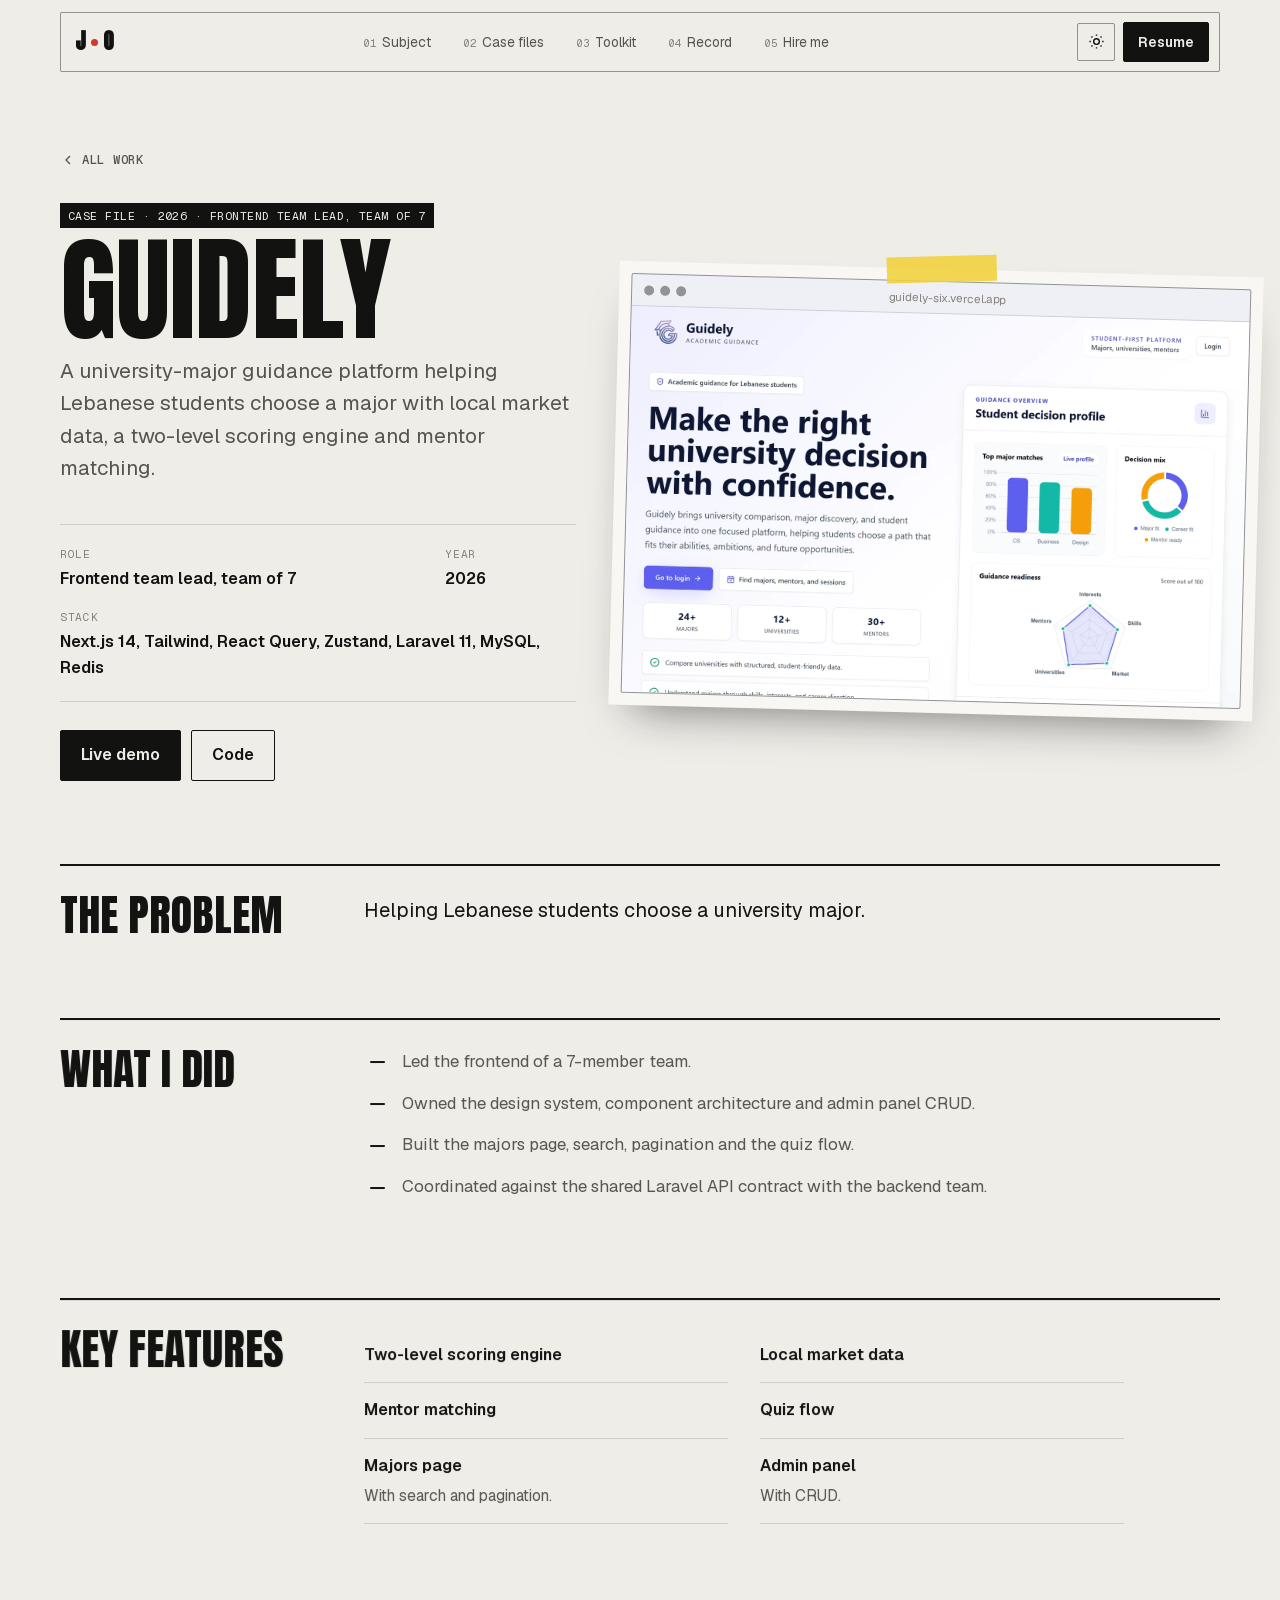
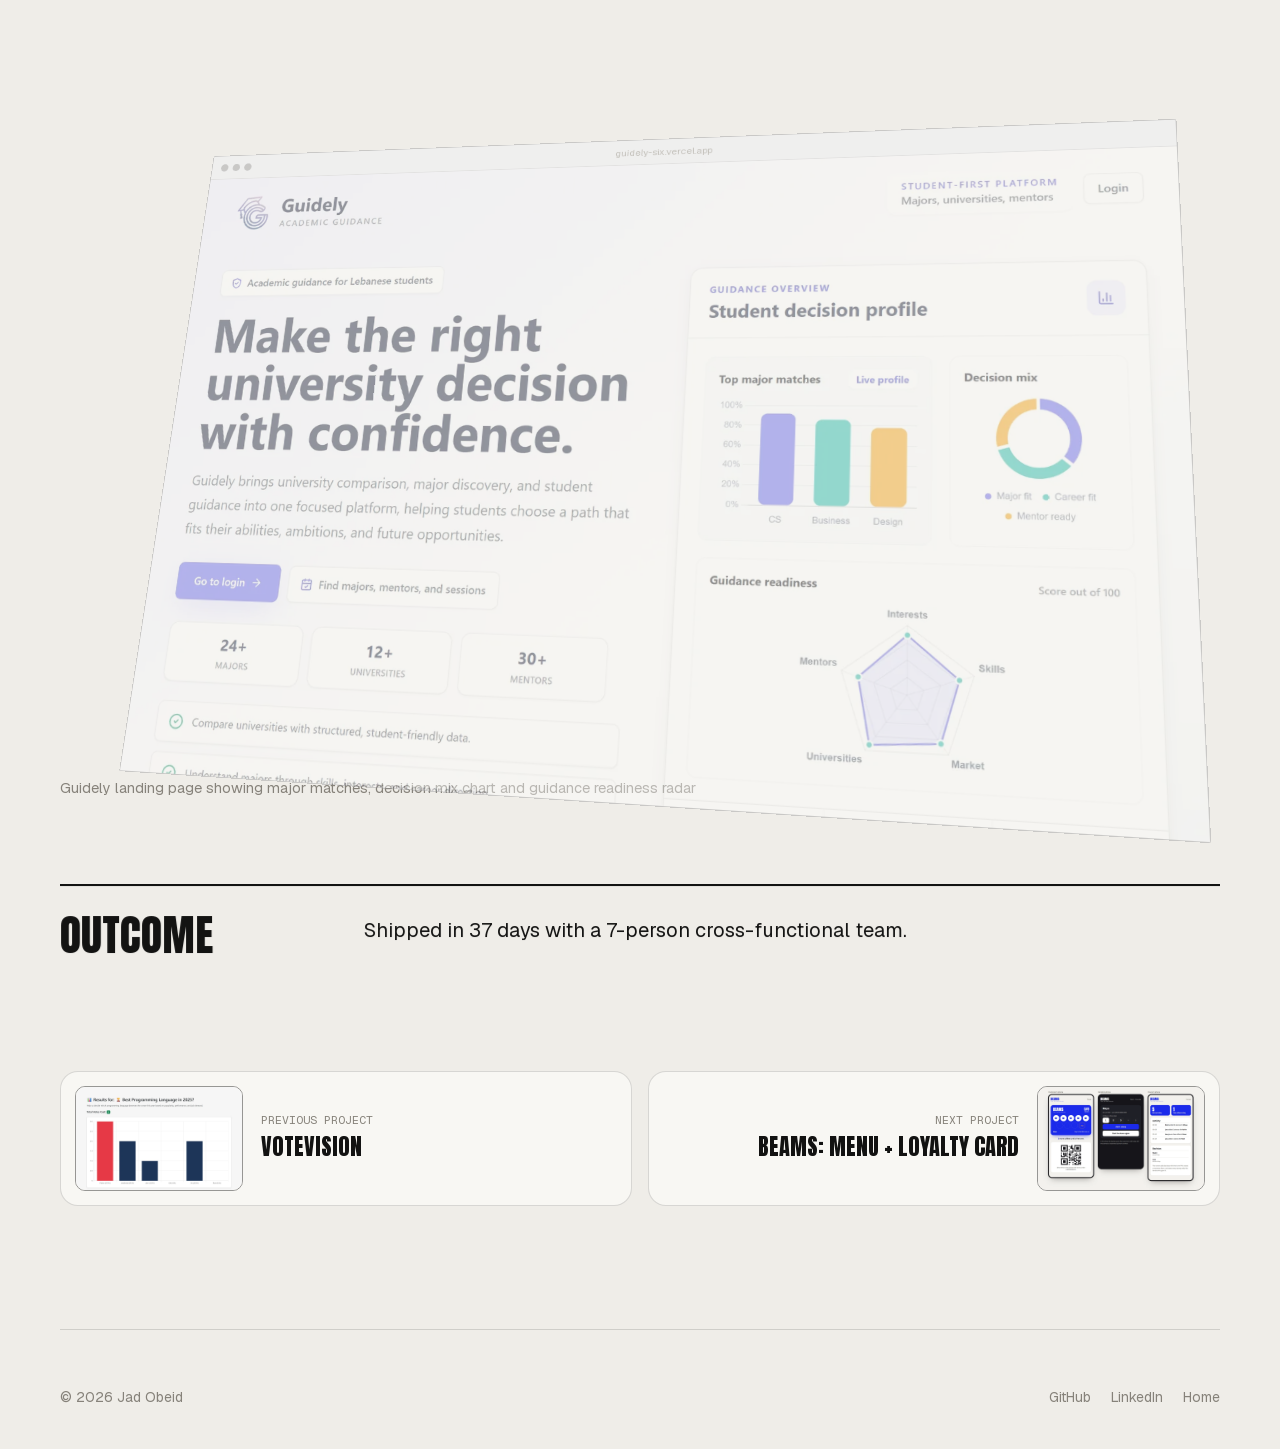
<file: work/guidely/index.html>
<!DOCTYPE html><html lang="en" data-theme="light"><head><meta charSet="utf-8"/><meta name="viewport" content="width=device-width, initial-scale=1"/><link rel="preload" href="/_next/static/media/797e433ab948586e-s.p.0r6juujl39pe6.woff2" as="font" crossorigin="" type="font/woff2"/><link rel="preload" href="/_next/static/media/7ebf22b5a21034f8-s.p.3j3877k49yy0l.woff2" as="font" crossorigin="" type="font/woff2"/><link rel="preload" href="/_next/static/media/9e9f04e3c37952ab-s.p.0pan85mumqyf3.woff2" as="font" crossorigin="" type="font/woff2"/><link rel="preload" href="/_next/static/media/a85fe84266768609-s.p.0h6ig86gwutp4.woff2" as="font" crossorigin="" type="font/woff2"/><link rel="preload" href="/_next/static/media/caa3a2e1cccd8315-s.p.0wgildi0cnwt9.woff2" as="font" crossorigin="" type="font/woff2"/><link rel="preload" href="/_next/static/media/e41d5df559864f9e-s.p.1g73gv09-xcb6.woff2" as="font" crossorigin="" type="font/woff2"/><link rel="preload" as="image" href="/assets/projects/guidely.webp"/><link rel="stylesheet" href="/_next/static/chunks/3j-5f44utjdcp.css" data-precedence="next"/><link rel="preload" as="script" fetchPriority="low" href="/_next/static/chunks/1ckvzn7sfprko.js"/><script src="/_next/static/chunks/1-nqmp1rl8kqt.js" async=""></script><script src="/_next/static/chunks/2gvu8dyrhibpa.js" async=""></script><script src="/_next/static/chunks/3zo13q3j-3u5e.js" async=""></script><script src="/_next/static/chunks/turbopack-3-ry682tkyiqk.js" async=""></script><script src="/_next/static/chunks/1m7boc07rb7u6.js" async=""></script><script src="/_next/static/chunks/3fet2su78zmkl.js" async=""></script><script src="/_next/static/chunks/10ikwyp0e4wzj.js" async=""></script><script src="/_next/static/chunks/3kp2mog7inr4v.js" async=""></script><meta name="theme-color" content="#efede8"/><title>Guidely · Jad Obeid</title><meta name="description" content="A university-major guidance platform helping Lebanese students choose a major with local market data, a two-level scoring engine and mentor matching."/><link rel="canonical" href="https://jad-obeidd.github.io/work/guidely/"/><meta property="og:title" content="Guidely · Jad Obeid"/><meta property="og:description" content="A university-major guidance platform helping Lebanese students choose a major with local market data, a two-level scoring engine and mentor matching."/><meta property="og:url" content="https://jad-obeidd.github.io/work/guidely/"/><meta property="og:image" content="https://jad-obeidd.github.io/assets/projects/guidely.webp"/><meta property="og:image:width" content="1600"/><meta property="og:image:height" content="1000"/><meta property="og:image:alt" content="Guidely landing page showing major matches, decision mix chart and guidance readiness radar"/><meta property="og:type" content="article"/><meta name="twitter:card" content="summary_large_image"/><meta name="twitter:title" content="Guidely · Jad Obeid"/><meta name="twitter:description" content="A university-major guidance platform helping Lebanese students choose a major with local market data, a two-level scoring engine and mentor matching."/><meta name="twitter:image" content="https://jad-obeidd.github.io/assets/projects/guidely.webp"/><meta name="next-size-adjust" content=""/><link rel="icon" href="data:image/svg+xml,&lt;svg xmlns=&#x27;http://www.w3.org/2000/svg&#x27; viewBox=&#x27;0 0 100 100&#x27;&gt;&lt;defs&gt;&lt;linearGradient id=&#x27;g&#x27; x1=&#x27;0&#x27; y1=&#x27;0&#x27; x2=&#x27;1&#x27; y2=&#x27;1&#x27;&gt;&lt;stop offset=&#x27;0&#x27; stop-color=&#x27;%23111110&#x27;/&gt;&lt;stop offset=&#x27;1&#x27; stop-color=&#x27;%23111110&#x27;/&gt;&lt;/linearGradient&gt;&lt;/defs&gt;&lt;rect width=&#x27;100&#x27; height=&#x27;100&#x27; rx=&#x27;6&#x27; fill=&#x27;url(%23g)&#x27;/&gt;&lt;text x=&#x27;50&#x27; y=&#x27;66&#x27; font-family=&#x27;Arial&#x27; font-weight=&#x27;800&#x27; font-size=&#x27;44&#x27; fill=&#x27;%23f2d13b&#x27; text-anchor=&#x27;middle&#x27;&gt;JO&lt;/text&gt;&lt;/svg&gt;"/><script>(function(){var d=document.documentElement;try{var s=localStorage.getItem('theme');if(s)d.dataset.theme=s;}catch(e){}if(!matchMedia('(prefers-reduced-motion: reduce)').matches){d.classList.add('anim','motion');setTimeout(function(){if(!d.classList.contains('ready'))d.classList.remove('motion');},4000);try{if(location.pathname==='/'&&!location.hash&&!sessionStorage.getItem('jo-intro-seen')){sessionStorage.setItem('jo-intro-seen','1');d.classList.add('intro');var ev=['pointerdown','keydown','wheel','touchstart'],done=0,end=function(){if(done)return;done=1;ev.forEach(function(e){removeEventListener(e,skip,true)});},skip=function(){d.classList.add('intro-skip');end();setTimeout(function(){d.classList.remove('intro','intro-skip')},180)};ev.forEach(function(e){addEventListener(e,skip,{capture:true,passive:true})});var fin=function(){end();d.classList.remove('intro');removeEventListener('animationend',onEnd,true)},onEnd=function(e){if(e.animationName==='intro-out')fin()};addEventListener('animationend',onEnd,true);setTimeout(fin,2500);}}catch(e){}}})();</script><script type="application/ld+json">{"@context":"https://schema.org","@type":"Person","name":"Jad Obeid","jobTitle":"Full-Stack Developer","url":"https://jad-obeidd.github.io/","image":"https://jad-obeidd.github.io/assets/jad.jpg","email":"mailto:jad.4obeid@gmail.com","address":{"@type":"PostalAddress","addressLocality":"Tripoli","addressCountry":"LB"},"alumniOf":{"@type":"CollegeOrUniversity","name":"Lebanese International University"},"knowsAbout":["React","Next.js","TypeScript","Laravel","Node.js","MySQL","MongoDB","OpenAI API","NLP"],"sameAs":["https://github.com/jad-obeidd","https://www.linkedin.com/in/jad-obeid-dev"]}</script><script src="/_next/static/chunks/0cz1d0mv5g_q7.js" noModule=""></script></head><body class="u8MhCG_variable Yd1Xqa_variable -FipoW_variable AuOkkq_variable X_maza_variable"><div hidden=""><!--$--><!--/$--></div><div class="jo-intro" aria-hidden="true"><svg viewBox="0 0 150 100" width="150" height="100" fill="none"><defs><linearGradient id="jo-stroke" x1="0" y1="0" x2="1" y2="1"><stop offset="0" stop-color="#121211"></stop><stop offset="0.55" stop-color="#d4382b"></stop><stop offset="1" stop-color="#f2d13b"></stop></linearGradient></defs><path class="jo-j" pathLength="1" d="M30 16 H66 M54 16 V64 Q54 84 36 84 Q22 84 18 72"></path><path class="jo-o" pathLength="1" d="M108 16 C128 16 138 32 138 50 C138 68 128 84 108 84 C88 84 78 68 78 50 C78 32 88 16 108 16 Z"></path></svg></div><div class="bg" aria-hidden="true"><div class="bg-grid"></div><div class="blob b1"></div><div class="blob b2"></div><div class="blob b3"></div></div><a class="skip" href="#main">Skip to content</a><div class="cursor-glow" aria-hidden="true"></div><div class="progress" aria-hidden="true"></div><header class="nav"><div class="nav-inner"><a class="logo" aria-label="Jad Obeid – home" href="/"><span class="logo-jo">J<i aria-hidden="true"></i>O</span></a><nav id="menu" class="menu" aria-label="Main"><a href="/#about"><span class="n">0<!-- -->1</span>Subject</a><a href="/#work"><span class="n">0<!-- -->2</span>Case files</a><a href="/#skills"><span class="n">0<!-- -->3</span>Toolkit</a><a href="/#experience"><span class="n">0<!-- -->4</span>Record</a><a href="/#contact"><span class="n">0<!-- -->5</span>Hire me</a></nav><div class="nav-actions"><button type="button" class="icon-btn theme-btn" aria-label="Toggle light and dark theme"><svg class="sun" viewBox="0 0 24 24" width="17" height="17" fill="none" stroke="currentColor" stroke-width="2" aria-hidden="true"><circle cx="12" cy="12" r="4"></circle><path d="M12 2v2M12 20v2M4.9 4.9l1.4 1.4M17.7 17.7l1.4 1.4M2 12h2M20 12h2M4.9 19.1l1.4-1.4M17.7 6.3l1.4-1.4"></path></svg><svg class="moon" viewBox="0 0 24 24" width="17" height="17" fill="none" stroke="currentColor" stroke-width="2" aria-hidden="true"><path d="M21 12.8A9 9 0 1 1 11.2 3a7 7 0 0 0 9.8 9.8z"></path></svg></button><a href="/assets/Jad_Obeid_CV.pdf" class="btn sm primary nav-cv" download="">Resume</a><button type="button" class="icon-btn burger" aria-label="Open menu" aria-expanded="false" aria-controls="menu"><span></span><span></span></button></div></div></header><main id="main" class="cs"><header class="wrap cs-hero"><a class="cs-back" href="/#work"><svg viewBox="0 0 24 24" width="16" height="16" fill="none" stroke="currentColor" stroke-width="2" aria-hidden="true"><path d="M15 18l-6-6 6-6"></path></svg>All work</a><div class="cs-hero-grid"><div class="cs-hero-copy"><p class="cs-file mono" data-reveal="depth">Case file<!-- --> · 2026<!-- --> · <!-- -->Frontend team lead, team of 7</p><h1 data-reveal="depth">Guidely</h1><p class="cs-summary" data-reveal="depth">A university-major guidance platform helping Lebanese students choose a major with local market data, a two-level scoring engine and mentor matching.</p><dl class="cs-meta" data-reveal="depth"><div><dt>Role</dt><dd>Frontend team lead, team of 7</dd></div><div><dt>Year</dt><dd>2026</dd></div><div class="cs-meta-stack"><dt>Stack</dt><dd>Next.js 14, Tailwind, React Query, Zustand, Laravel 11, MySQL, Redis</dd></div></dl><div class="cs-links" data-reveal="depth"><a href="https://guidely-six.vercel.app" target="_blank" rel="noopener" class="btn primary">Live demo</a><a href="https://github.com/hadi-chebbo/Guidely" target="_blank" rel="noopener" class="btn">Code</a></div></div><figure class="cs-cover" data-reveal="depth"><i class="tape" aria-hidden="true"></i><div class="browser cs-browser"><div class="browser-bar"><i></i><i></i><i></i><span>guidely-six.vercel.app</span></div><div class="browser-view"><img alt="Guidely landing page showing major matches, decision mix chart and guidance readiness radar" width="1600" height="1000" decoding="async" data-nimg="1" style="color:transparent;aspect-ratio:1600 / 1000" src="/assets/projects/guidely.webp"/></div></div><figcaption class="sr-only">Guidely landing page showing major matches, decision mix chart and guidance readiness radar</figcaption></figure></div></header><div class="wrap cs-story"><section class="cs-block" data-reveal="depth"><h2>The problem</h2><div class="cs-block-body"><p class="cs-lead">Helping Lebanese students choose a university major.</p></div></section><section class="cs-block" data-reveal="depth"><h2>What I did</h2><div class="cs-block-body"><ol class="cs-did"><li>Led the frontend of a 7-member team.</li><li>Owned the design system, component architecture and admin panel CRUD.</li><li>Built the majors page, search, pagination and the quiz flow.</li><li>Coordinated against the shared Laravel API contract with the backend team.</li></ol></div></section><section class="cs-block" data-reveal="depth"><h2>Key features</h2><div class="cs-block-body"><dl class="cs-features"><div><dt>Two-level scoring engine</dt></div><div><dt>Local market data</dt></div><div><dt>Mentor matching</dt></div><div><dt>Quiz flow</dt></div><div><dt>Majors page</dt><dd>With search and pagination.</dd></div><div><dt>Admin panel</dt><dd>With CRUD.</dd></div></dl></div></section></div><section class="wrap cs-gallery" aria-label="Screenshots"><figure class="cs-shot"><button type="button" class="cs-screen" data-cursor="View" aria-haspopup="dialog" aria-label="View full size: Guidely landing page showing major matches, decision mix chart and guidance readiness radar"><div class="browser cs-browser"><div class="browser-bar"><i></i><i></i><i></i><span>guidely-six.vercel.app</span></div><div class="browser-view"><img alt="Guidely landing page showing major matches, decision mix chart and guidance readiness radar" loading="lazy" width="1600" height="1000" decoding="async" data-nimg="1" style="color:transparent;aspect-ratio:1600 / 1000" src="/assets/projects/guidely.webp"/></div></div></button><figcaption>Guidely landing page showing major matches, decision mix chart and guidance readiness radar</figcaption></figure></section><div class="wrap cs-story"><section class="cs-block" data-reveal="depth"><h2>Outcome</h2><div class="cs-block-body"><p class="cs-lead">Shipped in 37 days with a 7-person cross-functional team.</p></div></section></div><nav class="wrap cs-pager" aria-label="More projects"><a class="cs-pager-link is-prev" href="/work/votevision/"><span class="cs-pager-thumb" aria-hidden="true"><img src="/assets/projects/votevision.webp" alt="" width="1600" height="1000" loading="lazy" decoding="async"/></span><span class="cs-pager-text"><span class="cs-pager-dir">Previous project</span><span class="cs-pager-title">VoteVision</span></span></a><a class="cs-pager-link is-next" href="/work/beams-coffee-card/"><span class="cs-pager-thumb" aria-hidden="true"><img src="/assets/projects/beams-loyalty-card.webp" alt="" width="1600" height="1000" loading="lazy" decoding="async"/></span><span class="cs-pager-text"><span class="cs-pager-dir">Next project</span><span class="cs-pager-title">Beams: Menu + Loyalty Card</span></span></a></nav></main><footer class="wrap footer"><p>© <!-- -->2026<!-- --> Jad Obeid</p><p class="foot-links"><a href="https://github.com/jad-obeidd" target="_blank" rel="noopener">GitHub</a><a href="https://www.linkedin.com/in/jad-obeid-dev" target="_blank" rel="noopener">LinkedIn</a><a href="/">Home</a></p></footer><!--$--><!--/$--><div class="page-wipe" aria-hidden="true"></div><script id="_R_">(globalThis["TURBOPACK"] || (globalThis["TURBOPACK"] = [])).push({"otherChunks":["static/chunks/1ckvzn7sfprko.js","static/chunks/1-nqmp1rl8kqt.js","static/chunks/2gvu8dyrhibpa.js","static/chunks/3zo13q3j-3u5e.js"],"runtimeModuleIds":[94553]});</script><script src="/_next/static/chunks/1ckvzn7sfprko.js" async=""></script><script>(self.__next_f=self.__next_f||[]).push([0])</script><script>self.__next_f.push([1,"1:\"$Sreact.fragment\"\n3:\"/_next/static/chunks/1m7boc07rb7u6.js\"\n4:\"/_next/static/chunks/3fet2su78zmkl.js\"\n5:I[47420,[\"$3\",\"$4\"],\"default\"]\n16:I[68027,[\"$3\",\"$4\"],\"default\",1]\n:HL[\"/_next/static/chunks/3j-5f44utjdcp.css\",\"style\"]\n:HL[\"/_next/static/media/797e433ab948586e-s.p.0r6juujl39pe6.woff2\",\"font\",{\"crossOrigin\":\"\",\"type\":\"font/woff2\"}]\n:HL[\"/_next/static/media/7ebf22b5a21034f8-s.p.3j3877k49yy0l.woff2\",\"font\",{\"crossOrigin\":\"\",\"type\":\"font/woff2\"}]\n:HL[\"/_next/static/media/9e9f04e3c37952ab-s.p.0pan85mumqyf3.woff2\",\"font\",{\"crossOrigin\":\"\",\"type\":\"font/woff2\"}]\n:HL[\"/_next/static/media/a85fe84266768609-s.p.0h6ig86gwutp4.woff2\",\"font\",{\"crossOrigin\":\"\",\"type\":\"font/woff2\"}]\n:HL[\"/_next/static/media/caa3a2e1cccd8315-s.p.0wgildi0cnwt9.woff2\",\"font\",{\"crossOrigin\":\"\",\"type\":\"font/woff2\"}]\n:HL[\"/_next/static/media/e41d5df559864f9e-s.p.1g73gv09-xcb6.woff2\",\"font\",{\"crossOrigin\":\"\",\"type\":\"font/woff2\"}]\n2:T426,(function(){var d=document.documentElement;try{var s=localStorage.getItem('theme');if(s)d.dataset.theme=s;}catch(e){}if(!matchMedia('(prefers-reduced-motion: reduce)').matches){d.classList.add('anim','motion');setTimeout(function(){if(!d.classList.contains('ready'))d.classList.remove('motion');},4000);try{if(location.pathname==='/'\u0026\u0026!location.hash\u0026\u0026!sessionStorage.getItem('jo-intro-seen')){sessionStorage.setItem('jo-intro-seen','1');d.classList.add('intro');var ev=['pointerdown','keydown','wheel','touchstart'],done=0,end=function(){if(done)return;done=1;ev.forEach(function(e){removeEventListener(e,skip,true)});},skip=function(){d.classList.add('intro-skip');end();setTimeout(function(){d.classList.remove('intro','intro-skip')},180)};ev.forEach(function(e){addEventListener(e,skip,{capture:true,passive:true})});var fin=function(){end();d.classList.remove('intro');removeEventListener('animationend',onEnd,true)},onEnd=function(e){if(e.animationName==='intro-out')fin()};addEventListener('animationend',onEnd,true);setTimeout(fin,2500);}}catch(e){}}})();10:X\n13:[[\"children\",{\"s\":\"__PAGE__\",\"h\":512,\"d\":{\"r\":\"$L14\",\"p\":false,\"v\":null}}]]\n11:[[\"children\",{\"s\":{\"n\":\"slug\",\"t\":\"d\",\"k\":\"guidely\",\"s\":[]},\"h\":66048,\"d\":{\"r\":\"$L12\",\"p\":false,\"v\":\"$10\"},\"c\":\"$Q13\"}]]\ne:[[\"children\",{\"s\":\"work\",\"h\":131584,\"d\":{\"r\":\"$Lf\",\"p\":false,\"v\":\"$10\"},\"c\":\"$Q11\"}]]\n0:{\"P\":null,\"c\":[\"\",\"work\",\"guidely\",\"\"],\"q\":\"\",\"i\":false,\"t\":{\"t\":{\"s\":\"\",\"h\":131600,\"d\":{\"r\":[\"$\",\"$1\",\"c\",{\"children\":[[[\"$\",\"link\",\"0\",{\"rel\":\"stylesheet\",\"href\":\"/_next/static/chunks/3j-5f44utjdcp.css\",\"precedence\":\"next\",\"crossOrigin\":\"$undefined\",\"nonce\":\"$undefined\"}],[\"$\",\"script\",\"script-0\",{\"src\":\"/_next/static/chunks/1m7boc07rb7u6.js\",\"async\":true,\"nonce\":\"$undefined\"}],[\"$\",\"script\",\"script-1\",{\"src\":\"/_next/static/chunks/3fet2su78zmkl.js\",\"async\":true,\"nonce\":\"$undefined\"}]],[\"$\",\"html\",null,{\"lang\":\"en\",\"data-theme\":\"light\",\"suppressHydrationWarning\":true,\"children\":[[\"$\",\"head\",null,{\"children\":[[\"$\",\"link\",null,{\"rel\":\"icon\",\"href\":\"data:image/svg+xml,\u003csvg xmlns='http://www.w3.org/2000/svg' viewBox='0 0 100 100'\u003e\u003cdefs\u003e\u003clinearGradient id='g' x1='0' y1='0' x2='1' y2='1'\u003e\u003cstop offset='0' stop-color='%23111110'/\u003e\u003cstop offset='1' stop-color='%23111110'/\u003e\u003c/linearGradient\u003e\u003c/defs\u003e\u003crect width='100' height='100' rx='6' fill='url(%23g)'/\u003e\u003ctext x='50' y='66' font-family='Arial' font-weight='800' font-size='44' fill='%23f2d13b' text-anchor='middle'\u003eJO\u003c/text\u003e\u003c/svg\u003e\"}],[\"$\",\"script\",null,{\"dangerouslySetInnerHTML\":{\"__html\":\"$2\"}}],[\"$\",\"script\",null,{\"type\":\"application/ld+json\",\"dangerouslySetInnerHTML\":{\"__html\":\"{\\\"@context\\\":\\\"https://schema.org\\\",\\\"@type\\\":\\\"Person\\\",\\\"name\\\":\\\"Jad Obeid\\\",\\\"jobTitle\\\":\\\"Full-Stack Developer\\\",\\\"url\\\":\\\"https://jad-obeidd.github.io/\\\",\\\"image\\\":\\\"https://jad-obeidd.github.io/assets/jad.jpg\\\",\\\"email\\\":\\\"mailto:jad.4obeid@gmail.com\\\",\\\"address\\\":{\\\"@type\\\":\\\"PostalAddress\\\",\\\"addressLocality\\\":\\\"Tripoli\\\",\\\"addressCountry\\\":\\\"LB\\\"},\\\"alumniOf\\\":{\\\"@type\\\":\\\"CollegeOrUniversity\\\",\\\"name\\\":\\\"Lebanese International University\\\"},\\\"knowsAbout\\\":[\\\"React\\\",\\\"Next.js\\\",\\\"TypeScript\\\",\\\"Laravel\\\",\\\"Node.js\\\",\\\"MySQL\\\",\\\"MongoDB\\\",\\\"OpenAI API\\\",\\\"NLP\\\"],\\\"sameAs\\\":[\\\"https://github.com/jad-obeidd\\\",\\\"https://www.linkedin.com/in/jad-obeid-dev\\\"]}\"}}]]}],[\"$\",\"body\",null,{\"className\":\"u8MhCG_variable Yd1Xqa_variable -FipoW_variable AuOkkq_variable X_maza_variable\",\"children\":[[\"$\",\"div\",null,{\"className\":\"jo-intro\",\"aria-hidden\":\"true\",\"children\":[\"$\",\"svg\",null,{\"viewBox\":\"0 0 150 100\",\"width\":\"150\",\"height\":\"100\",\"fill\":\"none\",\"children\":[[\"$\",\"defs\",null,{\"children\":[\"$\",\"linearGradient\",null,{\"id\":\"jo-stroke\",\"x1\":\"0\",\"y1\":\"0\",\"x2\":\"1\",\"y2\":\"1\",\"children\":[[\"$\",\"stop\",null,{\"offset\":\"0\",\"stopColor\":\"#121211\"}],[\"$\",\"stop\",null,{\"offset\":\"0.55\",\"stopColor\":\"#d4382b\"}],[\"$\",\"stop\",null,{\"offset\":\"1\",\"stopColor\":\"#f2d13b\"}]]}]}],[\"$\",\"path\",null,{\"className\":\"jo-j\",\"pathLength\":1,\"d\":\"M30 16 H66 M54 16 V64 Q54 84 36 84 Q22 84 18 72\"}],[\"$\",\"path\",null,{\"className\":\"jo-o\",\"pathLength\":1,\"d\":\"M108 16 C128 16 138 32 138 50 C138 68 128 84 108 84 C88 84 78 68 78 50 C78 32 88 16 108 16 Z\"}]]}]}],[\"$\",\"$L5\",null,{}],[\"$\",\"div\",null,{\"className\":\"bg\",\"aria-hidden\":\"true\",\"children\":[[\"$\",\"div\",null,{\"className\":\"bg-grid\"}],\"$L6\",\"$L7\",\"$L8\"]}],\"$L9\",\"$La\",\"$Lb\",\"$Lc\",\"$Ld\"]}]]}]]}],\"p\":false,\"v\":null},\"c\":\"$Qe\"},\"h\":{\"r\":\"$L15\",\"p\":false,\"v\":null}},\"m\":\"$undefined\",\"G\":[\"$16\",[\"$L17\"]],\"S\":true,\"r\":\"$undefined\",\"s\":\"$undefined\",\"a\":\"$undefined\",\"l\":\"$undefined\",\"p\":\"$undefined\",\"d\":\"$undefined\",\"b\":\"tlfYIPIs19mstZLo6NQLG\"}\n18:I[71606,[\"$3\",\"$4\"],\"default\"]\n19:I[39756,[\"$3\",\"$4\"],\"default\"]\n1a:I[37457,[\"$3\",\"$4\"],\"default\"]\n1b:I[66357,[\"$3\",\"$4\"],\"default\"]\n1c:I[44805,[\"$3\",\"$4\"],\"default\"]\n1e:I[97367,[\"$3\",\"$4\"],\"OutletBoundary\"]\n1f:\"$Sreact.suspense\"\n21:\"ViewportBoundary\"\n22:I[97367,[\"$3\",\"$4\"],\"$21\"]\n24:\"MetadataBoundary\"\n25:I[97367,[\"$3\",\"$4\"],\"$24\"]\n6:[\"$\",\"div\",null,{\"className\":\"blob b1\"}]\n7:[\"$\",\"div\",null,{\"className\":\"blob b2\"}]\n8:[\"$\",\"div\",null,{\"className\":\"blob b3\"}]\n9:[\"$\",\"a\",null,{\"className\":\"skip\",\"href\":\"#main\",\"children\":\"Skip to content\"}]\na:[\"$\",\"$L18\",null,{}]\nb:[\"$\",\"$L19\",null,{\"parallelRouterKey\":\"children\",\"error\":\"$undefined\",\"errorStyles\":\"$undefined\",\"errorScripts\":\"$undefined\",\"template\":[\"$\",\"$L1a\",null,{}],\"templateStyles\":\"$undefined\",\"templateScripts\":\"$undefined\",\"notFound\":[[[\"$\",\"title\",null,{\"children\":\"404: This page could not be found.\"}],[\"$\",\"div\",null,{\"style\":{\"fontFamily\":\"system-ui,\\\"Segoe UI\\\",Roboto,Helvetica,Arial,sans-serif,\\\"Apple Color Emoji\\\",\\\"Segoe UI Emoji\\\"\",\"height\":\"100vh\",\"textAlign\":\"center\",\"display\":\"flex\",\"flexDirection\":\"column\",\"alignItems\":\"center\",\"justifyContent\":\"center\"},\"children\":[\"$\",\"div\",null,{\"children\":[[\"$\",\"style\",null,{\"dangerouslySetInnerHTML\":{\"__html\":\"body{color:#000;background:#fff;margin:0}.next-error-h1{border-right:1px solid rgba(0,0,0,.3)}@media (prefers-color-scheme:dark){body{color:#fff;background:#000}.next-error-h1{border-right:1px solid rgba(255,255,255,.3)}}\"}}],[\"$\",\"h1\",null,{\"className\":\"next-error-h1\",\"style\":{\"display\":\"inline-block\",\"margin\":\"0 20px 0 0\",\"padding\":\"0 23px 0 0\",\"fontSize\":24,\"fontWeight\":500,\"verticalAlign\":\"top\",\"lineHeight\":\"49px\"},\"children\":404}],[\"$\",\"div\",null,{\"style\":{\"display\":\"inline-block\"},\"children\":[\"$\",\"h2\",null,{\"style\":{\"fontSize\":14,\"fontWeight\":400,\"lineHeight\":\"49px\",\"margin\":0},\"children\":\"This page could not be found.\"}]}]]}]}]],[]],\"forbidden\":\"$undefined\",\"unauthorized\":\"$undefined\"}]\nc:[\"$\",\"$L1b\",null,{}]\nd:[\"$\",\"$L1c\",null,{}]\nf:[\"$\",\"$1\",\"c\",{\"children\":[null,[\"$\",\"$L19\",null,{\"parallelRouterKey\":\"children\",\"error\":\"$undefined\",\"errorStyles\":\"$undefined\",\"errorScripts\":\"$undefined\",\"template\":[\"$\",\"$L1a\",null,{}],\"templateStyles\":\"$undefined\",\"templateScripts\":\"$undefined\",\"notFound\":\"$undefined\",\"forbidden\":\"$undefined\",\"unauthorized\":\"$undefined\"}]]}]\n12:[\"$\",\"$1\",\"c\",{\"children\":[null,[\"$\",\"$L19\",null,{\"parallelRouterKey\":\"children\",\"error\":\"$undefined\",\"errorStyles\":\"$undefined\",\"errorScripts\":\"$undefined\",\"template\":[\"$\",\"$L1a\",null,{}],\"templateStyles\":\"$undefined\",\"templateScripts\":\"$undefined\",\"notFound\":\"$undefined\",\"forbidden\":\"$undefined\",\"unauthorized\":\"$undefined\"}]]}]\n14:[\"$\",\"$1\",\"c\",{\"children\":[\"$L1d\",[[\"$\",\"script\",\"script-0\",{\"src\":\"/_next/static/chunks/10ikwyp0e4wzj.js\",\"async\":true,\"nonce\":\"$undefined\"}],[\"$\",\"script\",\"script-1\",{\"src\":\"/_next/static/chunks/3kp2mog7inr4v.js\",\"async\":true,\"nonce\":\"$undefined\"}]],[\"$\",\"$L1e\",null,{\"children\":[\"$\",\"$1f\",null,{\"name\":\"Next.MetadataOutlet\",\"children\":\"$@20\"}]}]]}]\n15:[\"$\",\"$1\",\"h\",{\"children\":[null,[\"$\",\"$L22\",null,{\"children\":\"$L23\"}],[\"$\",\"$L25\",null,{\"children\":[[\"$\",\"div\",null,{\"hidden\":true,\"children\":[\"$\",\"$1f\",null,{\"name\":\"Next.Metadata\",\"children\":\"$L26\"}]}],null]}],[\"$\",\"meta\",null,{\"name\":\"next-size-adjust\",\"content\":\"\"}]]}]\n17:[\"$\",\"link\",\"0\",{\"rel\":\"stylesheet\",\"href\":\"/_next/static/chunks/3j-5f44utjdcp.css\",\"precedence\":\"next\",\"crossOrigin\":\"$undefined\",\"nonce\":\"$undefined\"}]\n27:\"/_next/static/chunks/10ikwyp0e4wzj.js\"\n28:\"/_next/static/chunks/3kp2mog7inr4v.js\"\n29:I[25878,[\"$3\",\"$4\",\"$27\",\"$28\"],\"default\"]\n10:C\n1d:[\"$\",\"$L29\",null,{\"study\":{\"slug\":\"guidely\",\"accent\":\"#8b93ff\",\"title\":\"Guidely\",\"summary\":\"A university-major guidance platform helping Lebanese students choose a major with local market data, a two-level scoring engine and mentor matching.\",\"role\":\"Frontend team lead, team of 7\",\"year\":\"2026\",\"stack\":[\"Next.js 14\",\"Tailwind\",\"React Query\",\"Zustand\",\"Laravel 11\",\"MySQL\",\"Redis\"],\"problem\":\"Helping Lebanese students choose a university major.\",\"did\":[\"Led the frontend of a 7-member team.\",\"Owned the design system, component architecture and admin panel CRUD.\",\"Built the majors page, search, pagination and the quiz flow.\",\"Coordinated against the shared Laravel API contract with the backend team.\"],\"features\":[{\"title\":\"Two-level scoring engine\"},{\"title\":\"Local market data\"},{\"title\":\"Mentor matching\"},{\"title\":\"Quiz flow\"},{\"title\":\"Majors page\",\"text\":\"With search and pagination.\"},{\"title\":\"Admin panel\",\"text\":\"With CRUD.\"}],\"shots\":[{\"src\":\"/assets/projects/guidely.webp\",\"width\":1600,\"height\":1000,\"alt\":\"Guidely landing page showing major matches, decision mix chart and guidance readiness radar\",\"bar\":\"guidely-six.vercel.app\"}],\"outcome\":[\"Shipped in 37 days with a 7-person cross-functional team.\"],\"links\":[{\"href\":\"https://guidely-six.vercel.app\",\"label\":\"Live demo\",\"primary\":true},{\"href\":\"https://github.com/hadi-chebbo/Guidely\",\"label\":\"Code\"}]},\"prev\":{\"slug\":\"votevision\",\"accent\":\"#f59e0b\",\"title\":\"VoteVision\",\"summary\":\"An online voting platform for polls and candidate elections, with live result charts, shareable poll links, an admin dashboard and duplicate-vote prevention.\",\"role\":\"Computer Science project\",\"stack\":[\"PHP 8\",\"MySQL\",\"JavaScript\",\"Bootstrap\",\"jQuery\",\"Chart.js\",\"Tesseract OCR\"],\"problem\":\"Creating elections and polls, managing candidates, casting votes and viewing results online.\",\"did\":[\"Built the platform in PHP and MySQL with Bootstrap, jQuery and Chart.js.\",\"Prevented duplicate votes for registered users.\",\"Added live result charts, poll expiration countdowns and shareable poll links.\",\"Added optional identity-document processing with Tesseract OCR.\",\"Prepared the repository for sharing: the database file is a sanitized schema with no real users or voting records.\"],\"features\":[{\"title\":\"Accounts\",\"text\":\"Registration, login and profile management.\"},{\"title\":\"Elections\",\"text\":\"Election events, candidate lists and candidates.\"},{\"title\":\"Public polls\",\"text\":\"Polls with configurable choices, expiration countdowns and shareable links.\"},{\"title\":\"Live results\",\"text\":\"Results with chart visualization.\"},{\"title\":\"One vote each\",\"text\":\"Duplicate-vote prevention for registered users.\"},{\"title\":\"Responsive interface\",\"text\":\"Built with Bootstrap.\"}],\"shots\":[{\"src\":\"/assets/projects/votevision.webp\",\"width\":1600,\"height\":1000,\"alt\":\"VoteVision live poll results chart for best programming language\",\"bar\":\"votevision: live results\"},{\"src\":\"/assets/projects/votevision-home.webp\",\"width\":1280,\"height\":800,\"alt\":\"VoteVision landing page\",\"bar\":\"votevision\"}],\"note\":\"A demonstration project for education. It has not been independently security-audited and is not meant for high-stakes elections.\",\"links\":[{\"href\":\"https://github.com/jad-obeidd/VoteVision\",\"label\":\"Code\",\"primary\":true}]},\"next\":{\"slug\":\"beams-coffee-card\",\"accent\":\"#1b29eb\",\"title\":\"Beams: Menu + Loyalty Card\",\"summary\":\"Two connected apps for Beams Specialty Coffee in Tripoli: a menu website with WhatsApp ordering, and a digital stamp card where the 9th coffee is free.\",\"role\":\"Freelance build, solo\",\"year\":\"2026\",\"stack\":[\"Next.js 15\",\"React 19\",\"TypeScript\",\"Supabase (Postgres)\",\"html5-qrcode\",\"Vitest\",\"Vercel\"],\"problem\":\"A menu customers can open on their phone, a loyalty card that lives there too, and a record of which barista gave which stamp.\",\"did\":[\"Designed the menu from the shop itself: white tiles with blue grout, royal blue boards, orange titles and stripes, with Beams' own photos on a poster wall.\",\"Typed the full menu from Beams' printed PDF, with search, a category bar, a sidebar for directions, map, WhatsApp and sharing, and ordering by WhatsApp.\",\"Built a barista page for the menu, using the same logins as the loyalty card: edit any item, mark it 'not available now' so it stays on the menu in orange, hide it, add new items or delete them.\",\"Built the stamp card: customers sign up with name and phone and get a QR card; baristas scan it with the camera or search by phone, and add 1 to 5 stamps per order.\",\"Built the owner's page: today's stamps and free coffees, the full activity log, and adding, resetting or removing baristas.\",\"Wrote the stamp rules as tested functions (Vitest), including the cap at the free coffee and the reset after redeeming.\"],\"features\":[{\"title\":\"Menu on the phone\",\"text\":\"Search, categories and a live open or closed status.\"},{\"title\":\"WhatsApp ordering\",\"text\":\"Customers build an order and send it to the café.\"},{\"title\":\"Sidebar\",\"text\":\"Directions, map, WhatsApp, call, loyalty card, review and share in one panel.\"},{\"title\":\"Barista dashboard\",\"text\":\"Staff edit prices and items, mark something not available now, hide it or delete it, without a developer.\"},{\"title\":\"Stamp card\",\"text\":\"Buy 8, the 9th is free. A QR card that fills up as you order and resets after the free coffee.\"},{\"title\":\"Owner activity log\",\"text\":\"Every stamp and free coffee is saved under the barista who gave it.\"},{\"title\":\"Locked down\",\"text\":\"Hashed PINs, a 15-minute lock after 5 wrong tries, rate-limited sign-ups, row level security and strict security headers.\"}],\"shots\":[{\"src\":\"/assets/projects/beams-loyalty-card.webp\",\"width\":1600,\"height\":1000,\"alt\":\"Beams loyalty card demo: the customer's stamp card, the barista's counter screen and the owner's activity log side by side\",\"bar\":\"beams-card-demo.vercel.app\"},{\"src\":\"/assets/projects/beams-menu.webp\",\"width\":1280,\"height\":800,\"alt\":\"Beams menu on phones: the sidebar, the barista dashboard with an item marked not available, and the same item shown in orange on the menu\",\"bar\":\"beams-menu.vercel.app\"}],\"links\":[{\"href\":\"https://beams-menu.vercel.app\",\"label\":\"Open the live menu\",\"primary\":true},{\"href\":\"https://beams-card-demo.vercel.app/demo\",\"label\":\"Try the card demo\"}]}}]\n23:[[\"$\",\"meta\",\"0\",{\"charSet\":\"utf-8\"}],[\"$\",\"meta\",\"1\",{\"name\":\"viewport\",\"content\":\"width=device-width, initial-scale=1\"}],[\"$\",\"meta\",\"2\",{\"name\":\"theme-color\",\"content\":\"#efede8\"}]]\n20:null\n26:[[\"$\",\"title\",\"0\",{\"children\":\"Guidely · Jad Obeid\"}],[\"$\",\"meta\",\"1\",{\"name\":\"description\",\"content\":\"A university-major guidance platform helping Lebanese students choose a major with local market data, a two-level scoring engine and mentor matching.\"}],[\"$\",\"link\",\"2\",{\"rel\":\"canonical\",\"href\":\"https://jad-obeidd.github.io/work/guidely/\"}],[\"$\",\"meta\",\"3\",{\"property\":\"og:title\",\"content\":\"Guidely · Jad Obeid\"}],[\"$\",\"meta\",\"4\",{\"property\":\"og:description\",\"content\":\"A university-major guidance platform helping Lebanese students choose a major with local market data, a two-level scoring engine and mentor matching.\"}],[\"$\",\"meta\",\"5\",{\"property\":\"og:url\",\"content\":\"https://jad-obeidd.github.io/work/guidely/\"}],[\"$\",\"meta\",\"6\",{\"property\":\"og:image\",\"content\":\"https://jad-obeidd.github.io/assets/projects/guidely.webp\"}],[\"$\",\"meta\",\"7\",{\"property\":\"og:image:width\",\"content\":\"1600\"}],[\"$\",\"meta\",\"8\",{\"property\":\"og:image:height\",\"content\":\"1000\"}],[\"$\",\"meta\",\"9\",{\"property\":\"og:image:alt\",\"content\":\"Guidely landing page showing major matches, decision mix chart and guidance readiness radar\"}],[\"$\",\"meta\",\"10\",{\"property\":\"og:type\",\"content\":\"article\"}],[\"$\",\"meta\",\"11\",{\"name\":\"twitter:card\",\"content\":\"summary_large_image\"}],[\"$\",\"meta\",\"12\",{\"name\":\"twitter:title\",\"content\":\"Guidely · Jad Obeid\"}],[\"$\",\"meta\",\"13\",{\"name\":\"twitter:description\",\"content\":\"A university-major guidance platform helping Lebanese students choose a major with local market data, a two-level scoring engine and mentor matching.\"}],[\"$\",\"meta\",\"14\",{\"name\":\"twitter:image\",\"content\":\"https://jad-obeidd.github.io/assets/projects/guidely.webp\"}]]\n"])</script></body></html>
</file>
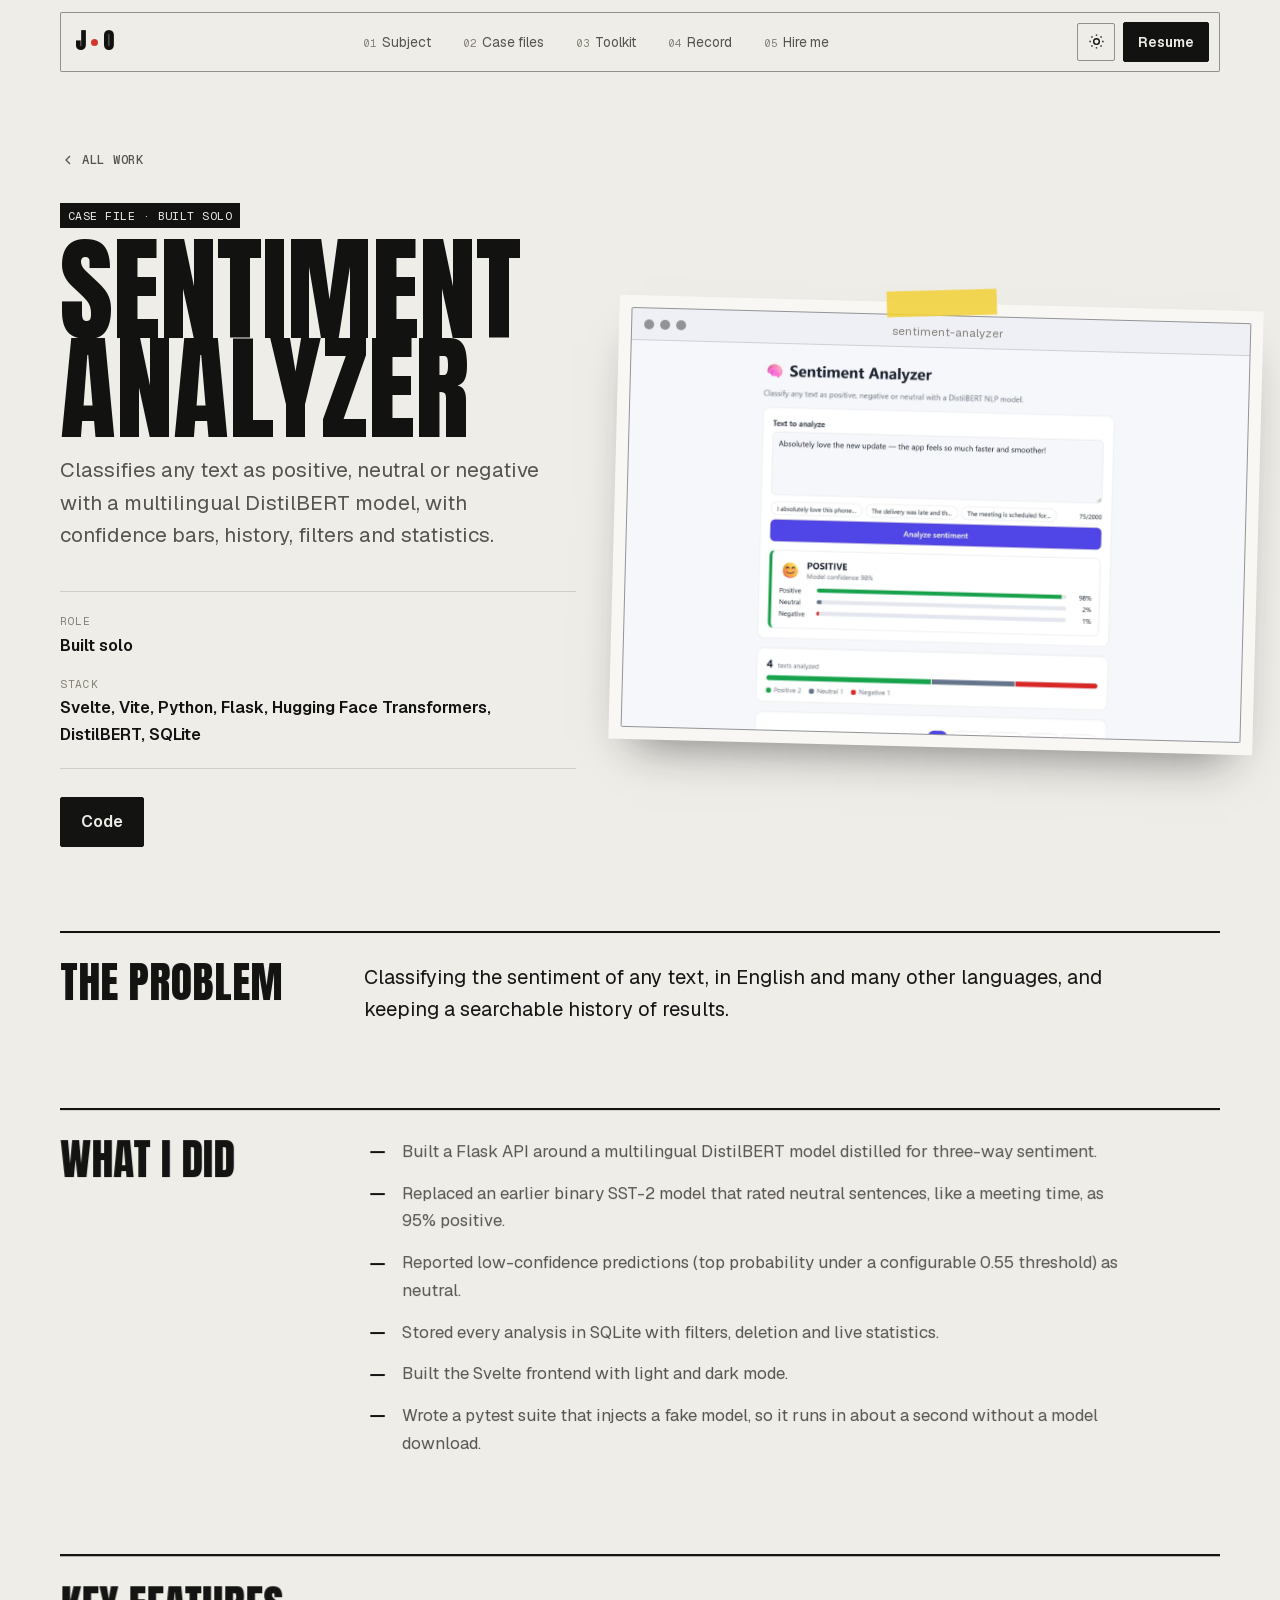
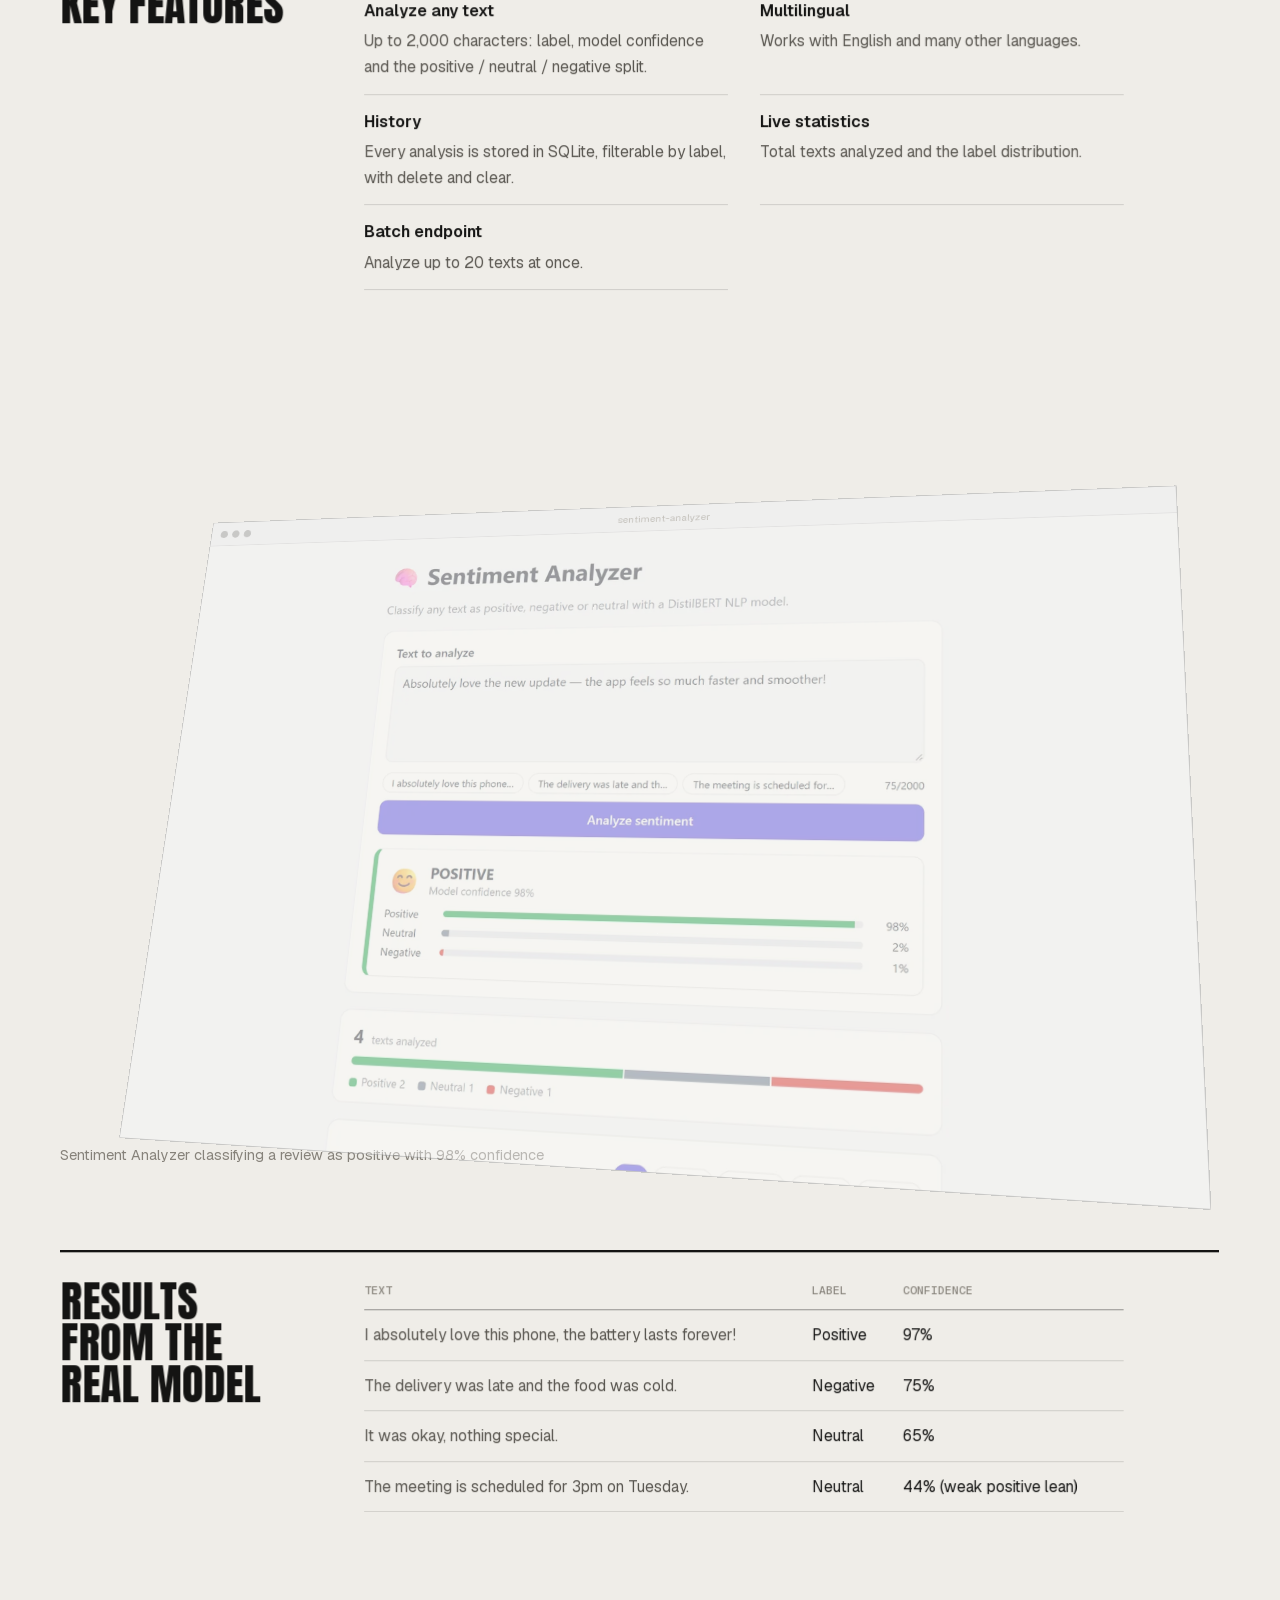
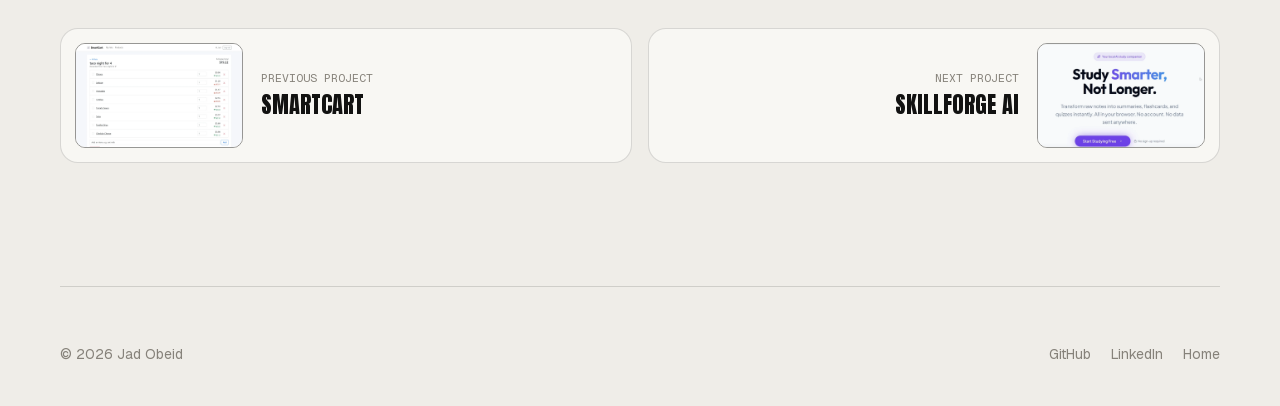
<file: work/sentiment-analyzer/index.html>
<!DOCTYPE html><html lang="en" data-theme="light"><head><meta charSet="utf-8"/><meta name="viewport" content="width=device-width, initial-scale=1"/><link rel="preload" href="/_next/static/media/797e433ab948586e-s.p.0r6juujl39pe6.woff2" as="font" crossorigin="" type="font/woff2"/><link rel="preload" href="/_next/static/media/7ebf22b5a21034f8-s.p.3j3877k49yy0l.woff2" as="font" crossorigin="" type="font/woff2"/><link rel="preload" href="/_next/static/media/9e9f04e3c37952ab-s.p.0pan85mumqyf3.woff2" as="font" crossorigin="" type="font/woff2"/><link rel="preload" href="/_next/static/media/a85fe84266768609-s.p.0h6ig86gwutp4.woff2" as="font" crossorigin="" type="font/woff2"/><link rel="preload" href="/_next/static/media/caa3a2e1cccd8315-s.p.0wgildi0cnwt9.woff2" as="font" crossorigin="" type="font/woff2"/><link rel="preload" href="/_next/static/media/e41d5df559864f9e-s.p.1g73gv09-xcb6.woff2" as="font" crossorigin="" type="font/woff2"/><link rel="preload" as="image" href="/assets/projects/sentiment.webp"/><link rel="stylesheet" href="/_next/static/chunks/3j-5f44utjdcp.css" data-precedence="next"/><link rel="preload" as="script" fetchPriority="low" href="/_next/static/chunks/1ckvzn7sfprko.js"/><script src="/_next/static/chunks/1-nqmp1rl8kqt.js" async=""></script><script src="/_next/static/chunks/2gvu8dyrhibpa.js" async=""></script><script src="/_next/static/chunks/3zo13q3j-3u5e.js" async=""></script><script src="/_next/static/chunks/turbopack-3-ry682tkyiqk.js" async=""></script><script src="/_next/static/chunks/1m7boc07rb7u6.js" async=""></script><script src="/_next/static/chunks/3fet2su78zmkl.js" async=""></script><script src="/_next/static/chunks/10ikwyp0e4wzj.js" async=""></script><script src="/_next/static/chunks/3kp2mog7inr4v.js" async=""></script><meta name="theme-color" content="#efede8"/><title>Sentiment Analyzer · Jad Obeid</title><meta name="description" content="Classifies any text as positive, neutral or negative with a multilingual DistilBERT model, with confidence bars, history, filters and statistics."/><link rel="canonical" href="https://jad-obeidd.github.io/work/sentiment-analyzer/"/><meta property="og:title" content="Sentiment Analyzer · Jad Obeid"/><meta property="og:description" content="Classifies any text as positive, neutral or negative with a multilingual DistilBERT model, with confidence bars, history, filters and statistics."/><meta property="og:url" content="https://jad-obeidd.github.io/work/sentiment-analyzer/"/><meta property="og:image" content="https://jad-obeidd.github.io/assets/projects/sentiment.webp"/><meta property="og:image:width" content="1600"/><meta property="og:image:height" content="1000"/><meta property="og:image:alt" content="Sentiment Analyzer classifying a review as positive with 98% confidence"/><meta property="og:type" content="article"/><meta name="twitter:card" content="summary_large_image"/><meta name="twitter:title" content="Sentiment Analyzer · Jad Obeid"/><meta name="twitter:description" content="Classifies any text as positive, neutral or negative with a multilingual DistilBERT model, with confidence bars, history, filters and statistics."/><meta name="twitter:image" content="https://jad-obeidd.github.io/assets/projects/sentiment.webp"/><meta name="next-size-adjust" content=""/><link rel="icon" href="data:image/svg+xml,&lt;svg xmlns=&#x27;http://www.w3.org/2000/svg&#x27; viewBox=&#x27;0 0 100 100&#x27;&gt;&lt;defs&gt;&lt;linearGradient id=&#x27;g&#x27; x1=&#x27;0&#x27; y1=&#x27;0&#x27; x2=&#x27;1&#x27; y2=&#x27;1&#x27;&gt;&lt;stop offset=&#x27;0&#x27; stop-color=&#x27;%23111110&#x27;/&gt;&lt;stop offset=&#x27;1&#x27; stop-color=&#x27;%23111110&#x27;/&gt;&lt;/linearGradient&gt;&lt;/defs&gt;&lt;rect width=&#x27;100&#x27; height=&#x27;100&#x27; rx=&#x27;6&#x27; fill=&#x27;url(%23g)&#x27;/&gt;&lt;text x=&#x27;50&#x27; y=&#x27;66&#x27; font-family=&#x27;Arial&#x27; font-weight=&#x27;800&#x27; font-size=&#x27;44&#x27; fill=&#x27;%23f2d13b&#x27; text-anchor=&#x27;middle&#x27;&gt;JO&lt;/text&gt;&lt;/svg&gt;"/><script>(function(){var d=document.documentElement;try{var s=localStorage.getItem('theme');if(s)d.dataset.theme=s;}catch(e){}if(!matchMedia('(prefers-reduced-motion: reduce)').matches){d.classList.add('anim','motion');setTimeout(function(){if(!d.classList.contains('ready'))d.classList.remove('motion');},4000);try{if(location.pathname==='/'&&!location.hash&&!sessionStorage.getItem('jo-intro-seen')){sessionStorage.setItem('jo-intro-seen','1');d.classList.add('intro');var ev=['pointerdown','keydown','wheel','touchstart'],done=0,end=function(){if(done)return;done=1;ev.forEach(function(e){removeEventListener(e,skip,true)});},skip=function(){d.classList.add('intro-skip');end();setTimeout(function(){d.classList.remove('intro','intro-skip')},180)};ev.forEach(function(e){addEventListener(e,skip,{capture:true,passive:true})});var fin=function(){end();d.classList.remove('intro');removeEventListener('animationend',onEnd,true)},onEnd=function(e){if(e.animationName==='intro-out')fin()};addEventListener('animationend',onEnd,true);setTimeout(fin,2500);}}catch(e){}}})();</script><script type="application/ld+json">{"@context":"https://schema.org","@type":"Person","name":"Jad Obeid","jobTitle":"Full-Stack Developer","url":"https://jad-obeidd.github.io/","image":"https://jad-obeidd.github.io/assets/jad.jpg","email":"mailto:jad.4obeid@gmail.com","address":{"@type":"PostalAddress","addressLocality":"Tripoli","addressCountry":"LB"},"alumniOf":{"@type":"CollegeOrUniversity","name":"Lebanese International University"},"knowsAbout":["React","Next.js","TypeScript","Laravel","Node.js","MySQL","MongoDB","OpenAI API","NLP"],"sameAs":["https://github.com/jad-obeidd","https://www.linkedin.com/in/jad-obeid-dev"]}</script><script src="/_next/static/chunks/0cz1d0mv5g_q7.js" noModule=""></script></head><body class="u8MhCG_variable Yd1Xqa_variable -FipoW_variable AuOkkq_variable X_maza_variable"><div hidden=""><!--$--><!--/$--></div><div class="jo-intro" aria-hidden="true"><svg viewBox="0 0 150 100" width="150" height="100" fill="none"><defs><linearGradient id="jo-stroke" x1="0" y1="0" x2="1" y2="1"><stop offset="0" stop-color="#121211"></stop><stop offset="0.55" stop-color="#d4382b"></stop><stop offset="1" stop-color="#f2d13b"></stop></linearGradient></defs><path class="jo-j" pathLength="1" d="M30 16 H66 M54 16 V64 Q54 84 36 84 Q22 84 18 72"></path><path class="jo-o" pathLength="1" d="M108 16 C128 16 138 32 138 50 C138 68 128 84 108 84 C88 84 78 68 78 50 C78 32 88 16 108 16 Z"></path></svg></div><div class="bg" aria-hidden="true"><div class="bg-grid"></div><div class="blob b1"></div><div class="blob b2"></div><div class="blob b3"></div></div><a class="skip" href="#main">Skip to content</a><div class="cursor-glow" aria-hidden="true"></div><div class="progress" aria-hidden="true"></div><header class="nav"><div class="nav-inner"><a class="logo" aria-label="Jad Obeid – home" href="/"><span class="logo-jo">J<i aria-hidden="true"></i>O</span></a><nav id="menu" class="menu" aria-label="Main"><a href="/#about"><span class="n">0<!-- -->1</span>Subject</a><a href="/#work"><span class="n">0<!-- -->2</span>Case files</a><a href="/#skills"><span class="n">0<!-- -->3</span>Toolkit</a><a href="/#experience"><span class="n">0<!-- -->4</span>Record</a><a href="/#contact"><span class="n">0<!-- -->5</span>Hire me</a></nav><div class="nav-actions"><button type="button" class="icon-btn theme-btn" aria-label="Toggle light and dark theme"><svg class="sun" viewBox="0 0 24 24" width="17" height="17" fill="none" stroke="currentColor" stroke-width="2" aria-hidden="true"><circle cx="12" cy="12" r="4"></circle><path d="M12 2v2M12 20v2M4.9 4.9l1.4 1.4M17.7 17.7l1.4 1.4M2 12h2M20 12h2M4.9 19.1l1.4-1.4M17.7 6.3l1.4-1.4"></path></svg><svg class="moon" viewBox="0 0 24 24" width="17" height="17" fill="none" stroke="currentColor" stroke-width="2" aria-hidden="true"><path d="M21 12.8A9 9 0 1 1 11.2 3a7 7 0 0 0 9.8 9.8z"></path></svg></button><a href="/assets/Jad_Obeid_CV.pdf" class="btn sm primary nav-cv" download="">Resume</a><button type="button" class="icon-btn burger" aria-label="Open menu" aria-expanded="false" aria-controls="menu"><span></span><span></span></button></div></div></header><main id="main" class="cs"><header class="wrap cs-hero"><a class="cs-back" href="/#work"><svg viewBox="0 0 24 24" width="16" height="16" fill="none" stroke="currentColor" stroke-width="2" aria-hidden="true"><path d="M15 18l-6-6 6-6"></path></svg>All work</a><div class="cs-hero-grid"><div class="cs-hero-copy"><p class="cs-file mono" data-reveal="depth">Case file<!-- --> · <!-- -->Built solo</p><h1 data-reveal="depth">Sentiment Analyzer</h1><p class="cs-summary" data-reveal="depth">Classifies any text as positive, neutral or negative with a multilingual DistilBERT model, with confidence bars, history, filters and statistics.</p><dl class="cs-meta" data-reveal="depth"><div><dt>Role</dt><dd>Built solo</dd></div><div class="cs-meta-stack"><dt>Stack</dt><dd>Svelte, Vite, Python, Flask, Hugging Face Transformers, DistilBERT, SQLite</dd></div></dl><div class="cs-links" data-reveal="depth"><a href="https://github.com/jad-obeidd/sentiment-analyzer" target="_blank" rel="noopener" class="btn primary">Code</a></div></div><figure class="cs-cover" data-reveal="depth"><i class="tape" aria-hidden="true"></i><div class="browser cs-browser"><div class="browser-bar"><i></i><i></i><i></i><span>sentiment-analyzer</span></div><div class="browser-view"><img alt="Sentiment Analyzer classifying a review as positive with 98% confidence" width="1600" height="1000" decoding="async" data-nimg="1" style="color:transparent;aspect-ratio:1600 / 1000" src="/assets/projects/sentiment.webp"/></div></div><figcaption class="sr-only">Sentiment Analyzer classifying a review as positive with 98% confidence</figcaption></figure></div></header><div class="wrap cs-story"><section class="cs-block" data-reveal="depth"><h2>The problem</h2><div class="cs-block-body"><p class="cs-lead">Classifying the sentiment of any text, in English and many other languages, and keeping a searchable history of results.</p></div></section><section class="cs-block" data-reveal="depth"><h2>What I did</h2><div class="cs-block-body"><ol class="cs-did"><li>Built a Flask API around a multilingual DistilBERT model distilled for three-way sentiment.</li><li>Replaced an earlier binary SST-2 model that rated neutral sentences, like a meeting time, as 95% positive.</li><li>Reported low-confidence predictions (top probability under a configurable 0.55 threshold) as neutral.</li><li>Stored every analysis in SQLite with filters, deletion and live statistics.</li><li>Built the Svelte frontend with light and dark mode.</li><li>Wrote a pytest suite that injects a fake model, so it runs in about a second without a model download.</li></ol></div></section><section class="cs-block" data-reveal="depth"><h2>Key features</h2><div class="cs-block-body"><dl class="cs-features"><div><dt>Analyze any text</dt><dd>Up to 2,000 characters: label, model confidence and the positive / neutral / negative split.</dd></div><div><dt>Multilingual</dt><dd>Works with English and many other languages.</dd></div><div><dt>History</dt><dd>Every analysis is stored in SQLite, filterable by label, with delete and clear.</dd></div><div><dt>Live statistics</dt><dd>Total texts analyzed and the label distribution.</dd></div><div><dt>Batch endpoint</dt><dd>Analyze up to 20 texts at once.</dd></div></dl></div></section></div><section class="wrap cs-gallery" aria-label="Screenshots"><figure class="cs-shot"><button type="button" class="cs-screen" data-cursor="View" aria-haspopup="dialog" aria-label="View full size: Sentiment Analyzer classifying a review as positive with 98% confidence"><div class="browser cs-browser"><div class="browser-bar"><i></i><i></i><i></i><span>sentiment-analyzer</span></div><div class="browser-view"><img alt="Sentiment Analyzer classifying a review as positive with 98% confidence" loading="lazy" width="1600" height="1000" decoding="async" data-nimg="1" style="color:transparent;aspect-ratio:1600 / 1000" src="/assets/projects/sentiment.webp"/></div></div></button><figcaption>Sentiment Analyzer classifying a review as positive with 98% confidence</figcaption></figure></section><div class="wrap cs-story"><section class="cs-block" data-reveal="depth"><h2>Results from the real model</h2><div class="cs-block-body"><div class="cs-table-wrap"><table class="cs-table"><thead><tr><th scope="col">Text</th><th scope="col">Label</th><th scope="col">Confidence</th></tr></thead><tbody><tr><td>I absolutely love this phone, the battery lasts forever!</td><td>Positive</td><td>97%</td></tr><tr><td>The delivery was late and the food was cold.</td><td>Negative</td><td>75%</td></tr><tr><td>It was okay, nothing special.</td><td>Neutral</td><td>65%</td></tr><tr><td>The meeting is scheduled for 3pm on Tuesday.</td><td>Neutral</td><td>44% (weak positive lean)</td></tr></tbody></table></div></div></section></div><nav class="wrap cs-pager" aria-label="More projects"><a class="cs-pager-link is-prev" href="/work/smartcart/"><span class="cs-pager-thumb" aria-hidden="true"><img src="/assets/projects/smartcart.webp" alt="" width="1600" height="1000" loading="lazy" decoding="async"/></span><span class="cs-pager-text"><span class="cs-pager-dir">Previous project</span><span class="cs-pager-title">SmartCart</span></span></a><a class="cs-pager-link is-next" href="/work/skillforge-ai/"><span class="cs-pager-thumb" aria-hidden="true"><img src="/assets/projects/skillforge.webp" alt="" width="1600" height="1000" loading="lazy" decoding="async"/></span><span class="cs-pager-text"><span class="cs-pager-dir">Next project</span><span class="cs-pager-title">SkillForge AI</span></span></a></nav></main><footer class="wrap footer"><p>© <!-- -->2026<!-- --> Jad Obeid</p><p class="foot-links"><a href="https://github.com/jad-obeidd" target="_blank" rel="noopener">GitHub</a><a href="https://www.linkedin.com/in/jad-obeid-dev" target="_blank" rel="noopener">LinkedIn</a><a href="/">Home</a></p></footer><!--$--><!--/$--><div class="page-wipe" aria-hidden="true"></div><script id="_R_">(globalThis["TURBOPACK"] || (globalThis["TURBOPACK"] = [])).push({"otherChunks":["static/chunks/1ckvzn7sfprko.js","static/chunks/1-nqmp1rl8kqt.js","static/chunks/2gvu8dyrhibpa.js","static/chunks/3zo13q3j-3u5e.js"],"runtimeModuleIds":[94553]});</script><script src="/_next/static/chunks/1ckvzn7sfprko.js" async=""></script><script>(self.__next_f=self.__next_f||[]).push([0])</script><script>self.__next_f.push([1,"1:\"$Sreact.fragment\"\n3:\"/_next/static/chunks/1m7boc07rb7u6.js\"\n4:\"/_next/static/chunks/3fet2su78zmkl.js\"\n5:I[47420,[\"$3\",\"$4\"],\"default\"]\n16:I[68027,[\"$3\",\"$4\"],\"default\",1]\n:HL[\"/_next/static/chunks/3j-5f44utjdcp.css\",\"style\"]\n:HL[\"/_next/static/media/797e433ab948586e-s.p.0r6juujl39pe6.woff2\",\"font\",{\"crossOrigin\":\"\",\"type\":\"font/woff2\"}]\n:HL[\"/_next/static/media/7ebf22b5a21034f8-s.p.3j3877k49yy0l.woff2\",\"font\",{\"crossOrigin\":\"\",\"type\":\"font/woff2\"}]\n:HL[\"/_next/static/media/9e9f04e3c37952ab-s.p.0pan85mumqyf3.woff2\",\"font\",{\"crossOrigin\":\"\",\"type\":\"font/woff2\"}]\n:HL[\"/_next/static/media/a85fe84266768609-s.p.0h6ig86gwutp4.woff2\",\"font\",{\"crossOrigin\":\"\",\"type\":\"font/woff2\"}]\n:HL[\"/_next/static/media/caa3a2e1cccd8315-s.p.0wgildi0cnwt9.woff2\",\"font\",{\"crossOrigin\":\"\",\"type\":\"font/woff2\"}]\n:HL[\"/_next/static/media/e41d5df559864f9e-s.p.1g73gv09-xcb6.woff2\",\"font\",{\"crossOrigin\":\"\",\"type\":\"font/woff2\"}]\n2:T426,(function(){var d=document.documentElement;try{var s=localStorage.getItem('theme');if(s)d.dataset.theme=s;}catch(e){}if(!matchMedia('(prefers-reduced-motion: reduce)').matches){d.classList.add('anim','motion');setTimeout(function(){if(!d.classList.contains('ready'))d.classList.remove('motion');},4000);try{if(location.pathname==='/'\u0026\u0026!location.hash\u0026\u0026!sessionStorage.getItem('jo-intro-seen')){sessionStorage.setItem('jo-intro-seen','1');d.classList.add('intro');var ev=['pointerdown','keydown','wheel','touchstart'],done=0,end=function(){if(done)return;done=1;ev.forEach(function(e){removeEventListener(e,skip,true)});},skip=function(){d.classList.add('intro-skip');end();setTimeout(function(){d.classList.remove('intro','intro-skip')},180)};ev.forEach(function(e){addEventListener(e,skip,{capture:true,passive:true})});var fin=function(){end();d.classList.remove('intro');removeEventListener('animationend',onEnd,true)},onEnd=function(e){if(e.animationName==='intro-out')fin()};addEventListener('animationend',onEnd,true);setTimeout(fin,2500);}}catch(e){}}})();10:X\n13:[[\"children\",{\"s\":\"__PAGE__\",\"h\":512,\"d\":{\"r\":\"$L14\",\"p\":false,\"v\":null}}]]\n11:[[\"children\",{\"s\":{\"n\":\"slug\",\"t\":\"d\",\"k\":\"sentiment-analyzer\",\"s\":[]},\"h\":66048,\"d\":{\"r\":\"$L12\",\"p\":false,\"v\":\"$10\"},\"c\":\"$Q13\"}]]\ne:[[\"children\",{\"s\":\"work\",\"h\":131584,\"d\":{\"r\":\"$Lf\",\"p\":false,\"v\":\"$10\"},\"c\":\"$Q11\"}]]\n0:{\"P\":null,\"c\":[\"\",\"work\",\"sentiment-analyzer\",\"\"],\"q\":\"\",\"i\":false,\"t\":{\"t\":{\"s\":\"\",\"h\":131600,\"d\":{\"r\":[\"$\",\"$1\",\"c\",{\"children\":[[[\"$\",\"link\",\"0\",{\"rel\":\"stylesheet\",\"href\":\"/_next/static/chunks/3j-5f44utjdcp.css\",\"precedence\":\"next\",\"crossOrigin\":\"$undefined\",\"nonce\":\"$undefined\"}],[\"$\",\"script\",\"script-0\",{\"src\":\"/_next/static/chunks/1m7boc07rb7u6.js\",\"async\":true,\"nonce\":\"$undefined\"}],[\"$\",\"script\",\"script-1\",{\"src\":\"/_next/static/chunks/3fet2su78zmkl.js\",\"async\":true,\"nonce\":\"$undefined\"}]],[\"$\",\"html\",null,{\"lang\":\"en\",\"data-theme\":\"light\",\"suppressHydrationWarning\":true,\"children\":[[\"$\",\"head\",null,{\"children\":[[\"$\",\"link\",null,{\"rel\":\"icon\",\"href\":\"data:image/svg+xml,\u003csvg xmlns='http://www.w3.org/2000/svg' viewBox='0 0 100 100'\u003e\u003cdefs\u003e\u003clinearGradient id='g' x1='0' y1='0' x2='1' y2='1'\u003e\u003cstop offset='0' stop-color='%23111110'/\u003e\u003cstop offset='1' stop-color='%23111110'/\u003e\u003c/linearGradient\u003e\u003c/defs\u003e\u003crect width='100' height='100' rx='6' fill='url(%23g)'/\u003e\u003ctext x='50' y='66' font-family='Arial' font-weight='800' font-size='44' fill='%23f2d13b' text-anchor='middle'\u003eJO\u003c/text\u003e\u003c/svg\u003e\"}],[\"$\",\"script\",null,{\"dangerouslySetInnerHTML\":{\"__html\":\"$2\"}}],[\"$\",\"script\",null,{\"type\":\"application/ld+json\",\"dangerouslySetInnerHTML\":{\"__html\":\"{\\\"@context\\\":\\\"https://schema.org\\\",\\\"@type\\\":\\\"Person\\\",\\\"name\\\":\\\"Jad Obeid\\\",\\\"jobTitle\\\":\\\"Full-Stack Developer\\\",\\\"url\\\":\\\"https://jad-obeidd.github.io/\\\",\\\"image\\\":\\\"https://jad-obeidd.github.io/assets/jad.jpg\\\",\\\"email\\\":\\\"mailto:jad.4obeid@gmail.com\\\",\\\"address\\\":{\\\"@type\\\":\\\"PostalAddress\\\",\\\"addressLocality\\\":\\\"Tripoli\\\",\\\"addressCountry\\\":\\\"LB\\\"},\\\"alumniOf\\\":{\\\"@type\\\":\\\"CollegeOrUniversity\\\",\\\"name\\\":\\\"Lebanese International University\\\"},\\\"knowsAbout\\\":[\\\"React\\\",\\\"Next.js\\\",\\\"TypeScript\\\",\\\"Laravel\\\",\\\"Node.js\\\",\\\"MySQL\\\",\\\"MongoDB\\\",\\\"OpenAI API\\\",\\\"NLP\\\"],\\\"sameAs\\\":[\\\"https://github.com/jad-obeidd\\\",\\\"https://www.linkedin.com/in/jad-obeid-dev\\\"]}\"}}]]}],[\"$\",\"body\",null,{\"className\":\"u8MhCG_variable Yd1Xqa_variable -FipoW_variable AuOkkq_variable X_maza_variable\",\"children\":[[\"$\",\"div\",null,{\"className\":\"jo-intro\",\"aria-hidden\":\"true\",\"children\":[\"$\",\"svg\",null,{\"viewBox\":\"0 0 150 100\",\"width\":\"150\",\"height\":\"100\",\"fill\":\"none\",\"children\":[[\"$\",\"defs\",null,{\"children\":[\"$\",\"linearGradient\",null,{\"id\":\"jo-stroke\",\"x1\":\"0\",\"y1\":\"0\",\"x2\":\"1\",\"y2\":\"1\",\"children\":[[\"$\",\"stop\",null,{\"offset\":\"0\",\"stopColor\":\"#121211\"}],[\"$\",\"stop\",null,{\"offset\":\"0.55\",\"stopColor\":\"#d4382b\"}],[\"$\",\"stop\",null,{\"offset\":\"1\",\"stopColor\":\"#f2d13b\"}]]}]}],[\"$\",\"path\",null,{\"className\":\"jo-j\",\"pathLength\":1,\"d\":\"M30 16 H66 M54 16 V64 Q54 84 36 84 Q22 84 18 72\"}],[\"$\",\"path\",null,{\"className\":\"jo-o\",\"pathLength\":1,\"d\":\"M108 16 C128 16 138 32 138 50 C138 68 128 84 108 84 C88 84 78 68 78 50 C78 32 88 16 108 16 Z\"}]]}]}],[\"$\",\"$L5\",null,{}],[\"$\",\"div\",null,{\"className\":\"bg\",\"aria-hidden\":\"true\",\"children\":[[\"$\",\"div\",null,{\"className\":\"bg-grid\"}],\"$L6\",\"$L7\",\"$L8\"]}],\"$L9\",\"$La\",\"$Lb\",\"$Lc\",\"$Ld\"]}]]}]]}],\"p\":false,\"v\":null},\"c\":\"$Qe\"},\"h\":{\"r\":\"$L15\",\"p\":false,\"v\":null}},\"m\":\"$undefined\",\"G\":[\"$16\",[\"$L17\"]],\"S\":true,\"r\":\"$undefined\",\"s\":\"$undefined\",\"a\":\"$undefined\",\"l\":\"$undefined\",\"p\":\"$undefined\",\"d\":\"$undefined\",\"b\":\"tlfYIPIs19mstZLo6NQLG\"}\n18:I[71606,[\"$3\",\"$4\"],\"default\"]\n19:I[39756,[\"$3\",\"$4\"],\"default\"]\n1a:I[37457,[\"$3\",\"$4\"],\"default\"]\n1b:I[66357,[\"$3\",\"$4\"],\"default\"]\n1c:I[44805,[\"$3\",\"$4\"],\"default\"]\n1e:I[97367,[\"$3\",\"$4\"],\"OutletBoundary\"]\n1f:\"$Sreact.suspense\"\n21:\"ViewportBoundary\"\n22:I[97367,[\"$3\",\"$4\"],\"$21\"]\n24:\"MetadataBoundary\"\n25:I[97367,[\"$3\",\"$4\"],\"$24\"]\n6:[\"$\",\"div\",null,{\"className\":\"blob b1\"}]\n7:[\"$\",\"div\",null,{\"className\":\"blob b2\"}]\n8:[\"$\",\"div\",null,{\"className\":\"blob b3\"}]\n9:[\"$\",\"a\",null,{\"className\":\"skip\",\"href\":\"#main\",\"children\":\"Skip to content\"}]\na:[\"$\",\"$L18\",null,{}]\nb:[\"$\",\"$L19\",null,{\"parallelRouterKey\":\"children\",\"error\":\"$undefined\",\"errorStyles\":\"$undefined\",\"errorScripts\":\"$undefined\",\"template\":[\"$\",\"$L1a\",null,{}],\"templateStyles\":\"$undefined\",\"templateScripts\":\"$undefined\",\"notFound\":[[[\"$\",\"title\",null,{\"children\":\"404: This page could not be found.\"}],[\"$\",\"div\",null,{\"style\":{\"fontFamily\":\"system-ui,\\\"Segoe UI\\\",Roboto,Helvetica,Arial,sans-serif,\\\"Apple Color Emoji\\\",\\\"Segoe UI Emoji\\\"\",\"height\":\"100vh\",\"textAlign\":\"center\",\"display\":\"flex\",\"flexDirection\":\"column\",\"alignItems\":\"center\",\"justifyContent\":\"center\"},\"children\":[\"$\",\"div\",null,{\"children\":[[\"$\",\"style\",null,{\"dangerouslySetInnerHTML\":{\"__html\":\"body{color:#000;background:#fff;margin:0}.next-error-h1{border-right:1px solid rgba(0,0,0,.3)}@media (prefers-color-scheme:dark){body{color:#fff;background:#000}.next-error-h1{border-right:1px solid rgba(255,255,255,.3)}}\"}}],[\"$\",\"h1\",null,{\"className\":\"next-error-h1\",\"style\":{\"display\":\"inline-block\",\"margin\":\"0 20px 0 0\",\"padding\":\"0 23px 0 0\",\"fontSize\":24,\"fontWeight\":500,\"verticalAlign\":\"top\",\"lineHeight\":\"49px\"},\"children\":404}],[\"$\",\"div\",null,{\"style\":{\"display\":\"inline-block\"},\"children\":[\"$\",\"h2\",null,{\"style\":{\"fontSize\":14,\"fontWeight\":400,\"lineHeight\":\"49px\",\"margin\":0},\"children\":\"This page could not be found.\"}]}]]}]}]],[]],\"forbidden\":\"$undefined\",\"unauthorized\":\"$undefined\"}]\nc:[\"$\",\"$L1b\",null,{}]\nd:[\"$\",\"$L1c\",null,{}]\nf:[\"$\",\"$1\",\"c\",{\"children\":[null,[\"$\",\"$L19\",null,{\"parallelRouterKey\":\"children\",\"error\":\"$undefined\",\"errorStyles\":\"$undefined\",\"errorScripts\":\"$undefined\",\"template\":[\"$\",\"$L1a\",null,{}],\"templateStyles\":\"$undefined\",\"templateScripts\":\"$undefined\",\"notFound\":\"$undefined\",\"forbidden\":\"$undefined\",\"unauthorized\":\"$undefined\"}]]}]\n12:[\"$\",\"$1\",\"c\",{\"children\":[null,[\"$\",\"$L19\",null,{\"parallelRouterKey\":\"children\",\"error\":\"$undefined\",\"errorStyles\":\"$undefined\",\"errorScripts\":\"$undefined\",\"template\":[\"$\",\"$L1a\",null,{}],\"templateStyles\":\"$undefined\",\"templateScripts\":\"$undefined\",\"notFound\":\"$undefined\",\"forbidden\":\"$undefined\",\"unauthorized\":\"$undefined\"}]]}]\n14:[\"$\",\"$1\",\"c\",{\"children\":[\"$L1d\",[[\"$\",\"script\",\"script-0\",{\"src\":\"/_next/static/chunks/10ikwyp0e4wzj.js\",\"async\":true,\"nonce\":\"$undefined\"}],[\"$\",\"script\",\"script-1\",{\"src\":\"/_next/static/chunks/3kp2mog7inr4v.js\",\"async\":true,\"nonce\":\"$undefined\"}]],[\"$\",\"$L1e\",null,{\"children\":[\"$\",\"$1f\",null,{\"name\":\"Next.MetadataOutlet\",\"children\":\"$@20\"}]}]]}]\n15:[\"$\",\"$1\",\"h\",{\"children\":[null,[\"$\",\"$L22\",null,{\"children\":\"$L23\"}],[\"$\",\"$L25\",null,{\"children\":[[\"$\",\"div\",null,{\"hidden\":true,\"children\":[\"$\",\"$1f\",null,{\"name\":\"Next.Metadata\",\"children\":\"$L26\"}]}],null]}],[\"$\",\"meta\",null,{\"name\":\"next-size-adjust\",\"content\":\"\"}]]}]\n17:[\"$\",\"link\",\"0\",{\"rel\":\"stylesheet\",\"href\":\"/_next/static/chunks/3j-5f44utjdcp.css\",\"precedence\":\"next\",\"crossOrigin\":\"$undefined\",\"nonce\":\"$undefined\"}]\n27:\"/_next/static/chunks/10ikwyp0e4wzj.js\"\n28:\"/_next/static/chunks/3kp2mog7inr4v.js\"\n29:I[25878,[\"$3\",\"$4\",\"$27\",\"$28\"],\"default\"]\n10:C\n1d:[\"$\",\"$L29\",null,{\"study\":{\"slug\":\"sentiment-analyzer\",\"accent\":\"#2dd4ee\",\"title\":\"Sentiment Analyzer\",\"summary\":\"Classifies any text as positive, neutral or negative with a multilingual DistilBERT model, with confidence bars, history, filters and statistics.\",\"role\":\"Built solo\",\"stack\":[\"Svelte\",\"Vite\",\"Python\",\"Flask\",\"Hugging Face Transformers\",\"DistilBERT\",\"SQLite\"],\"problem\":\"Classifying the sentiment of any text, in English and many other languages, and keeping a searchable history of results.\",\"did\":[\"Built a Flask API around a multilingual DistilBERT model distilled for three-way sentiment.\",\"Replaced an earlier binary SST-2 model that rated neutral sentences, like a meeting time, as 95% positive.\",\"Reported low-confidence predictions (top probability under a configurable 0.55 threshold) as neutral.\",\"Stored every analysis in SQLite with filters, deletion and live statistics.\",\"Built the Svelte frontend with light and dark mode.\",\"Wrote a pytest suite that injects a fake model, so it runs in about a second without a model download.\"],\"features\":[{\"title\":\"Analyze any text\",\"text\":\"Up to 2,000 characters: label, model confidence and the positive / neutral / negative split.\"},{\"title\":\"Multilingual\",\"text\":\"Works with English and many other languages.\"},{\"title\":\"History\",\"text\":\"Every analysis is stored in SQLite, filterable by label, with delete and clear.\"},{\"title\":\"Live statistics\",\"text\":\"Total texts analyzed and the label distribution.\"},{\"title\":\"Batch endpoint\",\"text\":\"Analyze up to 20 texts at once.\"}],\"shots\":[{\"src\":\"/assets/projects/sentiment.webp\",\"width\":1600,\"height\":1000,\"alt\":\"Sentiment Analyzer classifying a review as positive with 98% confidence\",\"bar\":\"sentiment-analyzer\"}],\"results\":{\"caption\":\"Results from the real model\",\"head\":[\"Text\",\"Label\",\"Confidence\"],\"rows\":[[\"I absolutely love this phone, the battery lasts forever!\",\"Positive\",\"97%\"],[\"The delivery was late and the food was cold.\",\"Negative\",\"75%\"],[\"It was okay, nothing special.\",\"Neutral\",\"65%\"],[\"The meeting is scheduled for 3pm on Tuesday.\",\"Neutral\",\"44% (weak positive lean)\"]]},\"links\":[{\"href\":\"https://github.com/jad-obeidd/sentiment-analyzer\",\"label\":\"Code\",\"primary\":true}]},\"prev\":{\"slug\":\"smartcart\",\"accent\":\"#34d399\",\"title\":\"SmartCart\",\"summary\":\"An AI shopping assistant: type \\\"taco night for 4\\\" and get a priced list. It understands \\\"healthy snacks under $5\\\", recommends products and streams live price changes.\",\"role\":\"Built solo\",\"stack\":[\"React\",\"Bootstrap\",\"Node.js\",\"Express\",\"MongoDB\",\"OpenAI API\",\"JWT\",\"Server-Sent Events\"],\"problem\":\"Turning a plain sentence into a priced shopping list, and searching a product catalog in plain language.\",\"did\":[\"Built the React client and the Express + MongoDB API.\",\"Used the OpenAI API for list generation, natural-language search and recommendations, with a rule-based fallback so the app runs fully without an API key.\",\"Streamed price changes to the browser over Server-Sent Events.\",\"Added JWT authentication with bcrypt-hashed passwords; lists are private to their owner.\",\"Wrote API tests with an in-memory MongoDB.\",\"Made a static demo build that answers every API route in the browser with the server’s own rule-based code.\"],\"features\":[{\"title\":\"Smart list generation\",\"text\":\"A prompt and the product catalog go to the OpenAI API; each returned item is matched to a catalog product, so the list has prices and an estimated total.\"},{\"title\":\"Natural-language search\",\"text\":\"The query becomes structured filters (keywords, category, price range), then products are ranked by relevance and price.\"},{\"title\":\"Personalized recommendations\",\"text\":\"Suggests products that complement the items in your lists, with a short reason for each.\"},{\"title\":\"Real-time price tracking\",\"text\":\"A background job updates prices and keeps a price history per product; list totals and price badges update live. The price feed is simulated.\"},{\"title\":\"JWT authentication\",\"text\":\"Register and log in with bcrypt-hashed passwords; lists are private to their owner.\"}],\"shots\":[{\"src\":\"/assets/projects/smartcart.webp\",\"width\":1600,\"height\":1000,\"alt\":\"SmartCart shopping list generated from 'taco night for 4' with live price changes\",\"bar\":\"smartcart: taco night for 4\"},{\"src\":\"/assets/projects/smartcart-search.webp\",\"width\":1600,\"height\":500,\"alt\":\"Natural-language search for \\\"healthy snacks under $5\\\" next to the live price feed\",\"bar\":\"smartcart: products\"}],\"outcome\":[\"A live demo runs entirely in the browser with the same rule-based engine: no server, database or API key.\",\"The API tests cover auth, natural-language search (with and without a mocked OpenAI client), list generation, item updates, ownership checks, recommendations and the price tracker.\"],\"links\":[{\"href\":\"/smartcart/\",\"label\":\"Live demo\",\"primary\":true},{\"href\":\"https://github.com/jad-obeidd/smartcart\",\"label\":\"Code\"}]},\"next\":{\"slug\":\"skillforge-ai\",\"accent\":\"#c084fc\",\"title\":\"SkillForge AI\",\"summary\":\"Turns study notes into summaries, flashcards, quizzes and personalized roadmaps.\",\"role\":\"Hackathon entry\",\"year\":\"2026\",\"stack\":[\"React\",\"TypeScript\",\"Vite\",\"Tailwind\",\"Generative AI\"],\"problem\":\"Turning study notes into summaries, flashcards, quizzes and personalized roadmaps.\",\"did\":[\"Built SkillForge AI at the Kanz AI Training Hackathon, a Guinness World Records™ event.\",\"Used React, TypeScript, Vite and Tailwind, with generative AI for the study tools.\"],\"features\":[{\"title\":\"Summaries\"},{\"title\":\"Flashcards\"},{\"title\":\"Quizzes\"},{\"title\":\"Personalized roadmaps\"}],\"shots\":[{\"src\":\"/assets/projects/skillforge.webp\",\"width\":1600,\"height\":1000,\"alt\":\"SkillForge AI landing page: Study Smarter, Not Longer\",\"bar\":\"skillforge: study smarter\"}],\"outcome\":[\"Rated Gold at the Kanz AI Training Hackathon.\",\"Part of the Guinness World Records™ event for the most participants in an AI video lesson: 14,075 people, with Kanz and the Saudi Ministry of Human Resources and Social Development (July 2026).\"],\"links\":[{\"href\":\"https://try.ka.nz/ai/jadobeid\",\"label\":\"Showcase\",\"primary\":true}]}}]\n23:[[\"$\",\"meta\",\"0\",{\"charSet\":\"utf-8\"}],[\"$\",\"meta\",\"1\",{\"name\":\"viewport\",\"content\":\"width=device-width, initial-scale=1\"}],[\"$\",\"meta\",\"2\",{\"name\":\"theme-color\",\"content\":\"#efede8\"}]]\n20:null\n26:[[\"$\",\"title\",\"0\",{\"children\":\"Sentiment Analyzer · Jad Obeid\"}],[\"$\",\"meta\",\"1\",{\"name\":\"description\",\"content\":\"Classifies any text as positive, neutral or negative with a multilingual DistilBERT model, with confidence bars, history, filters and statistics.\"}],[\"$\",\"link\",\"2\",{\"rel\":\"canonical\",\"href\":\"https://jad-obeidd.github.io/work/sentiment-analyzer/\"}],[\"$\",\"meta\",\"3\",{\"property\":\"og:title\",\"content\":\"Sentiment Analyzer · Jad Obeid\"}],[\"$\",\"meta\",\"4\",{\"property\":\"og:description\",\"content\":\"Classifies any text as positive, neutral or negative with a multilingual DistilBERT model, with confidence bars, history, filters and statistics.\"}],[\"$\",\"meta\",\"5\",{\"property\":\"og:url\",\"content\":\"https://jad-obeidd.github.io/work/sentiment-analyzer/\"}],[\"$\",\"meta\",\"6\",{\"property\":\"og:image\",\"content\":\"https://jad-obeidd.github.io/assets/projects/sentiment.webp\"}],[\"$\",\"meta\",\"7\",{\"property\":\"og:image:width\",\"content\":\"1600\"}],[\"$\",\"meta\",\"8\",{\"property\":\"og:image:height\",\"content\":\"1000\"}],[\"$\",\"meta\",\"9\",{\"property\":\"og:image:alt\",\"content\":\"Sentiment Analyzer classifying a review as positive with 98% confidence\"}],[\"$\",\"meta\",\"10\",{\"property\":\"og:type\",\"content\":\"article\"}],[\"$\",\"meta\",\"11\",{\"name\":\"twitter:card\",\"content\":\"summary_large_image\"}],[\"$\",\"meta\",\"12\",{\"name\":\"twitter:title\",\"content\":\"Sentiment Analyzer · Jad Obeid\"}],[\"$\",\"meta\",\"13\",{\"name\":\"twitter:description\",\"content\":\"Classifies any text as positive, neutral or negative with a multilingual DistilBERT model, with confidence bars, history, filters and statistics.\"}],[\"$\",\"meta\",\"14\",{\"name\":\"twitter:image\",\"content\":\"https://jad-obeidd.github.io/assets/projects/sentiment.webp\"}]]\n"])</script></body></html>
</file>
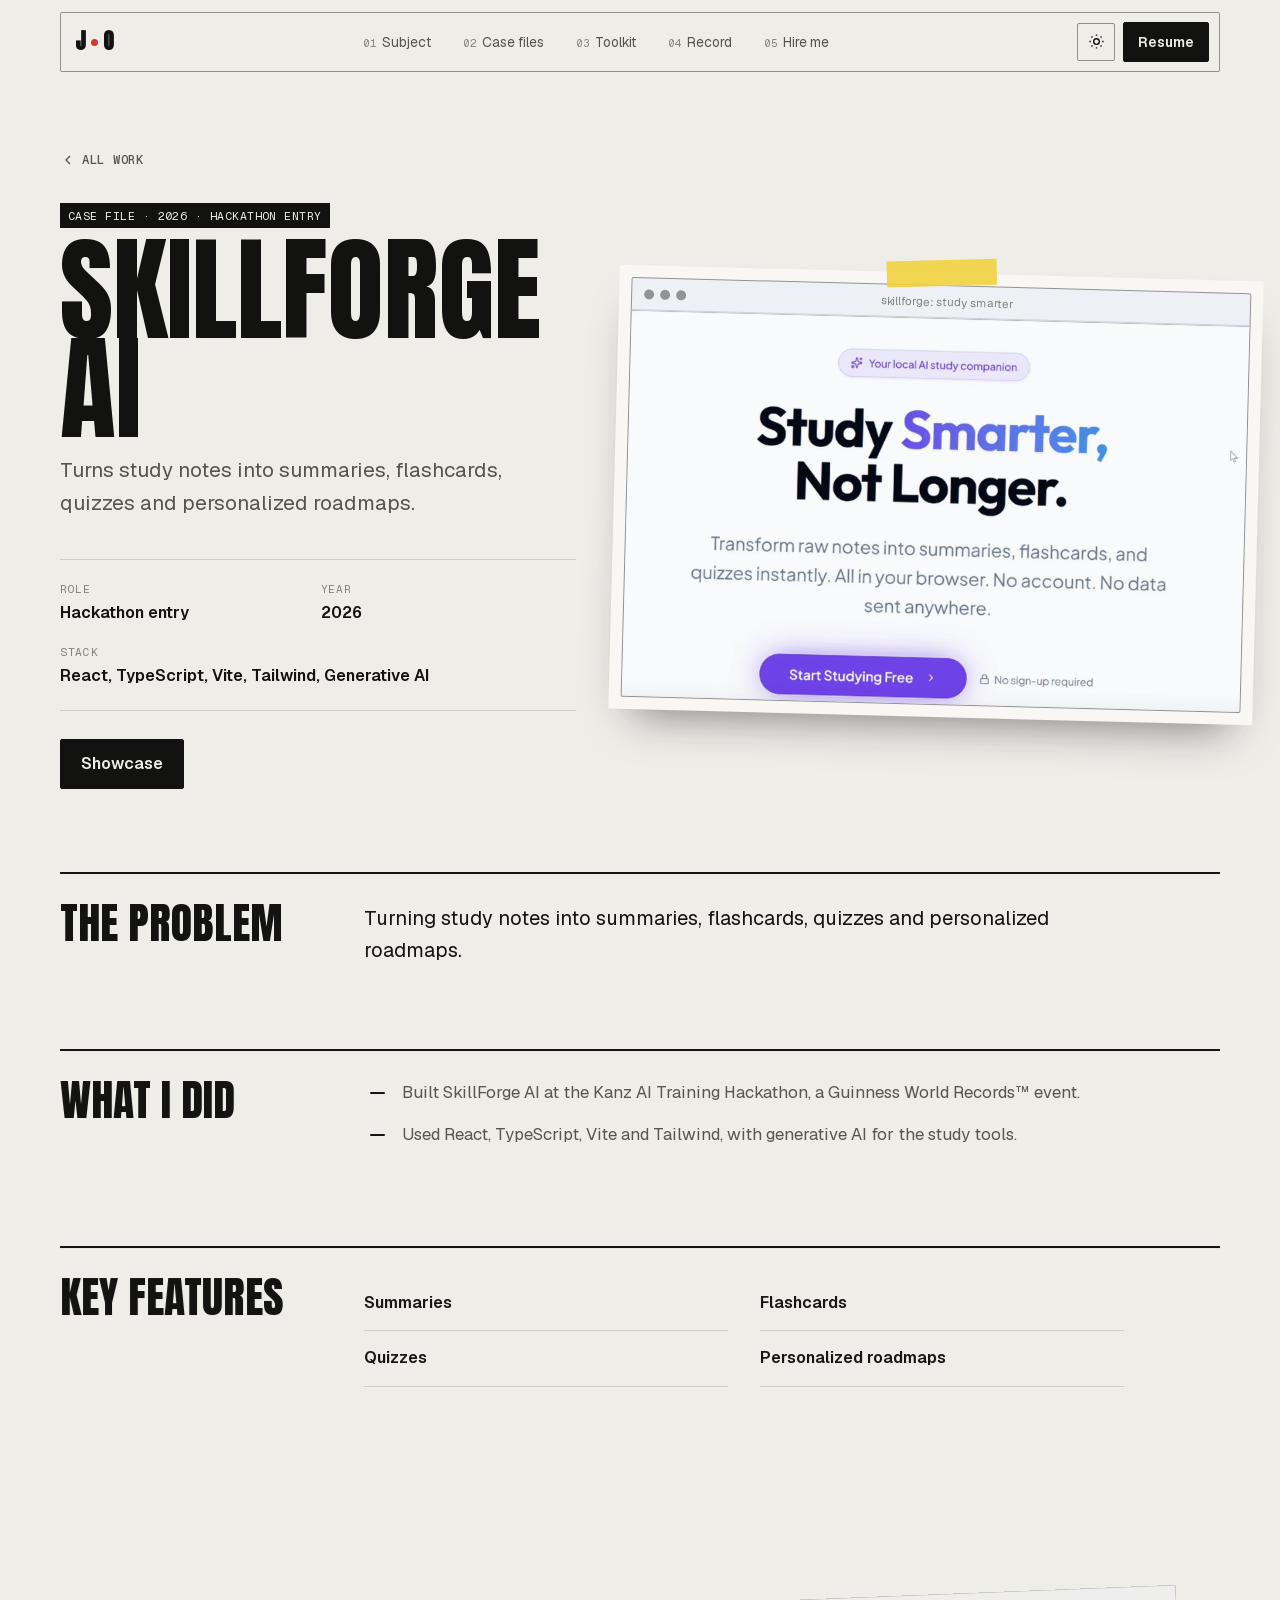
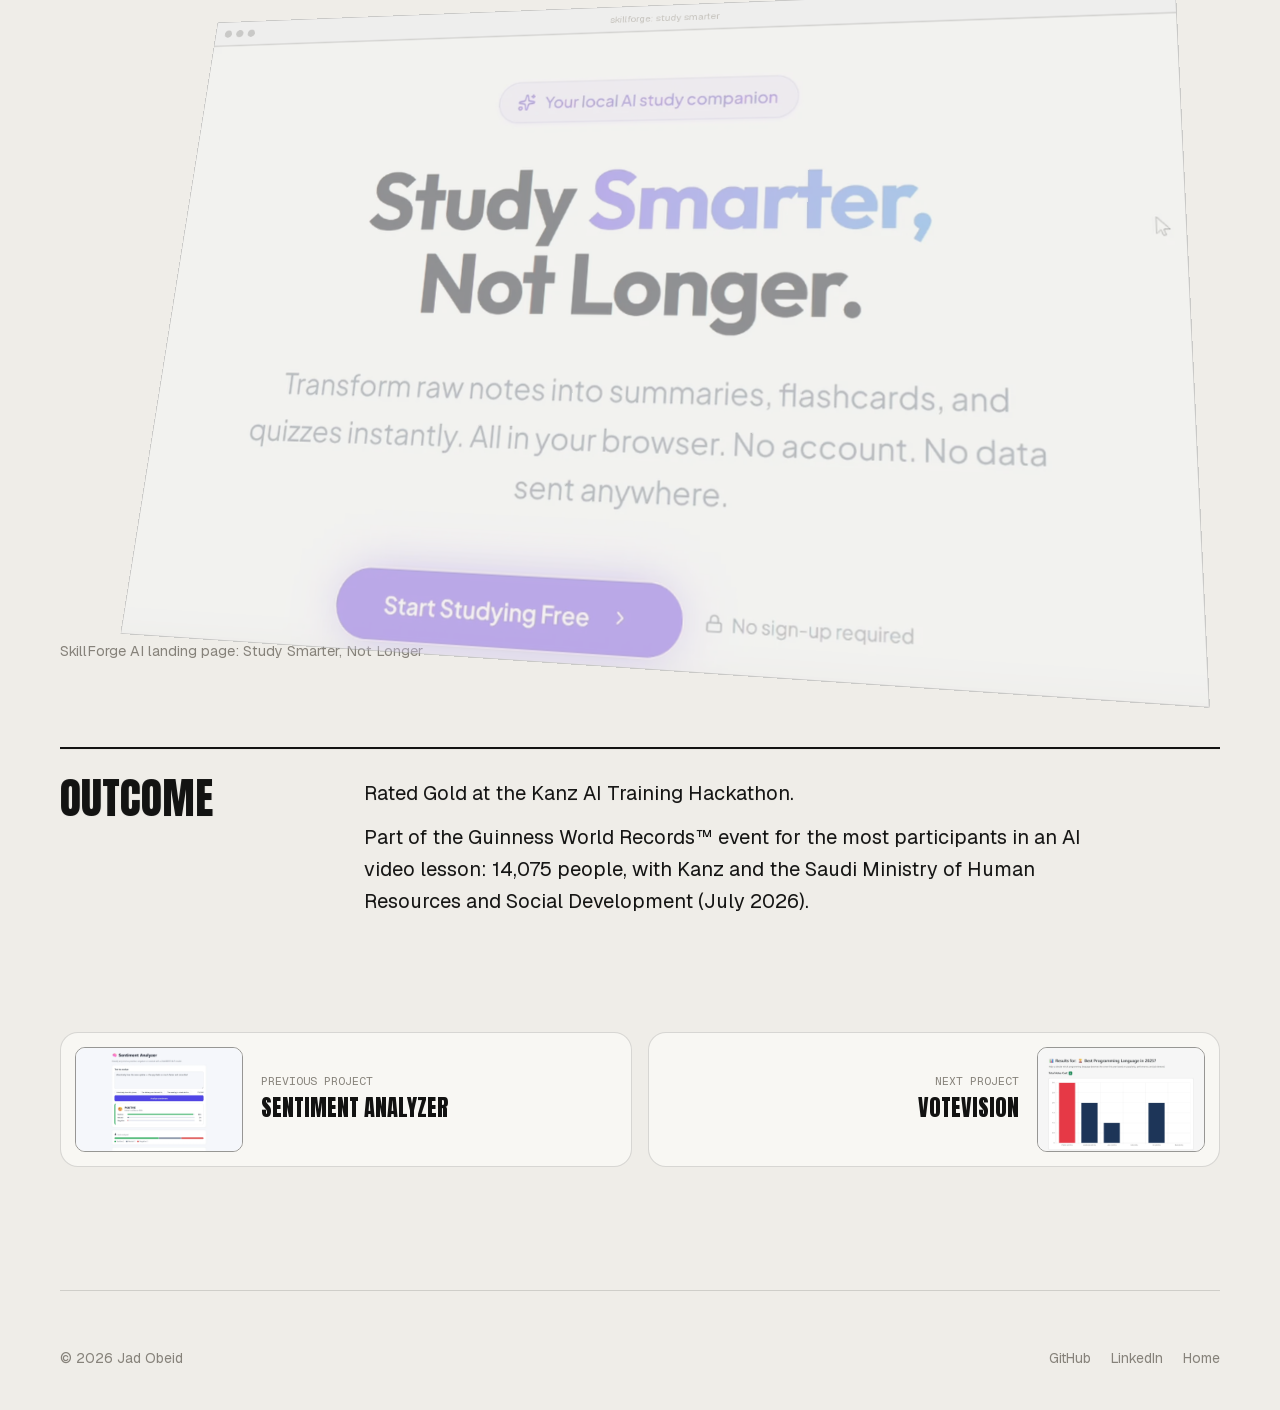
<file: work/skillforge-ai/index.html>
<!DOCTYPE html><html lang="en" data-theme="light"><head><meta charSet="utf-8"/><meta name="viewport" content="width=device-width, initial-scale=1"/><link rel="preload" href="/_next/static/media/797e433ab948586e-s.p.0r6juujl39pe6.woff2" as="font" crossorigin="" type="font/woff2"/><link rel="preload" href="/_next/static/media/7ebf22b5a21034f8-s.p.3j3877k49yy0l.woff2" as="font" crossorigin="" type="font/woff2"/><link rel="preload" href="/_next/static/media/9e9f04e3c37952ab-s.p.0pan85mumqyf3.woff2" as="font" crossorigin="" type="font/woff2"/><link rel="preload" href="/_next/static/media/a85fe84266768609-s.p.0h6ig86gwutp4.woff2" as="font" crossorigin="" type="font/woff2"/><link rel="preload" href="/_next/static/media/caa3a2e1cccd8315-s.p.0wgildi0cnwt9.woff2" as="font" crossorigin="" type="font/woff2"/><link rel="preload" href="/_next/static/media/e41d5df559864f9e-s.p.1g73gv09-xcb6.woff2" as="font" crossorigin="" type="font/woff2"/><link rel="preload" as="image" href="/assets/projects/skillforge.webp"/><link rel="stylesheet" href="/_next/static/chunks/3j-5f44utjdcp.css" data-precedence="next"/><link rel="preload" as="script" fetchPriority="low" href="/_next/static/chunks/1ckvzn7sfprko.js"/><script src="/_next/static/chunks/1-nqmp1rl8kqt.js" async=""></script><script src="/_next/static/chunks/2gvu8dyrhibpa.js" async=""></script><script src="/_next/static/chunks/3zo13q3j-3u5e.js" async=""></script><script src="/_next/static/chunks/turbopack-3-ry682tkyiqk.js" async=""></script><script src="/_next/static/chunks/1m7boc07rb7u6.js" async=""></script><script src="/_next/static/chunks/3fet2su78zmkl.js" async=""></script><script src="/_next/static/chunks/10ikwyp0e4wzj.js" async=""></script><script src="/_next/static/chunks/3kp2mog7inr4v.js" async=""></script><meta name="theme-color" content="#efede8"/><title>SkillForge AI · Jad Obeid</title><meta name="description" content="Turns study notes into summaries, flashcards, quizzes and personalized roadmaps."/><link rel="canonical" href="https://jad-obeidd.github.io/work/skillforge-ai/"/><meta property="og:title" content="SkillForge AI · Jad Obeid"/><meta property="og:description" content="Turns study notes into summaries, flashcards, quizzes and personalized roadmaps."/><meta property="og:url" content="https://jad-obeidd.github.io/work/skillforge-ai/"/><meta property="og:image" content="https://jad-obeidd.github.io/assets/projects/skillforge.webp"/><meta property="og:image:width" content="1600"/><meta property="og:image:height" content="1000"/><meta property="og:image:alt" content="SkillForge AI landing page: Study Smarter, Not Longer"/><meta property="og:type" content="article"/><meta name="twitter:card" content="summary_large_image"/><meta name="twitter:title" content="SkillForge AI · Jad Obeid"/><meta name="twitter:description" content="Turns study notes into summaries, flashcards, quizzes and personalized roadmaps."/><meta name="twitter:image" content="https://jad-obeidd.github.io/assets/projects/skillforge.webp"/><meta name="next-size-adjust" content=""/><link rel="icon" href="data:image/svg+xml,&lt;svg xmlns=&#x27;http://www.w3.org/2000/svg&#x27; viewBox=&#x27;0 0 100 100&#x27;&gt;&lt;defs&gt;&lt;linearGradient id=&#x27;g&#x27; x1=&#x27;0&#x27; y1=&#x27;0&#x27; x2=&#x27;1&#x27; y2=&#x27;1&#x27;&gt;&lt;stop offset=&#x27;0&#x27; stop-color=&#x27;%23111110&#x27;/&gt;&lt;stop offset=&#x27;1&#x27; stop-color=&#x27;%23111110&#x27;/&gt;&lt;/linearGradient&gt;&lt;/defs&gt;&lt;rect width=&#x27;100&#x27; height=&#x27;100&#x27; rx=&#x27;6&#x27; fill=&#x27;url(%23g)&#x27;/&gt;&lt;text x=&#x27;50&#x27; y=&#x27;66&#x27; font-family=&#x27;Arial&#x27; font-weight=&#x27;800&#x27; font-size=&#x27;44&#x27; fill=&#x27;%23f2d13b&#x27; text-anchor=&#x27;middle&#x27;&gt;JO&lt;/text&gt;&lt;/svg&gt;"/><script>(function(){var d=document.documentElement;try{var s=localStorage.getItem('theme');if(s)d.dataset.theme=s;}catch(e){}if(!matchMedia('(prefers-reduced-motion: reduce)').matches){d.classList.add('anim','motion');setTimeout(function(){if(!d.classList.contains('ready'))d.classList.remove('motion');},4000);try{if(location.pathname==='/'&&!location.hash&&!sessionStorage.getItem('jo-intro-seen')){sessionStorage.setItem('jo-intro-seen','1');d.classList.add('intro');var ev=['pointerdown','keydown','wheel','touchstart'],done=0,end=function(){if(done)return;done=1;ev.forEach(function(e){removeEventListener(e,skip,true)});},skip=function(){d.classList.add('intro-skip');end();setTimeout(function(){d.classList.remove('intro','intro-skip')},180)};ev.forEach(function(e){addEventListener(e,skip,{capture:true,passive:true})});var fin=function(){end();d.classList.remove('intro');removeEventListener('animationend',onEnd,true)},onEnd=function(e){if(e.animationName==='intro-out')fin()};addEventListener('animationend',onEnd,true);setTimeout(fin,2500);}}catch(e){}}})();</script><script type="application/ld+json">{"@context":"https://schema.org","@type":"Person","name":"Jad Obeid","jobTitle":"Full-Stack Developer","url":"https://jad-obeidd.github.io/","image":"https://jad-obeidd.github.io/assets/jad.jpg","email":"mailto:jad.4obeid@gmail.com","address":{"@type":"PostalAddress","addressLocality":"Tripoli","addressCountry":"LB"},"alumniOf":{"@type":"CollegeOrUniversity","name":"Lebanese International University"},"knowsAbout":["React","Next.js","TypeScript","Laravel","Node.js","MySQL","MongoDB","OpenAI API","NLP"],"sameAs":["https://github.com/jad-obeidd","https://www.linkedin.com/in/jad-obeid-dev"]}</script><script src="/_next/static/chunks/0cz1d0mv5g_q7.js" noModule=""></script></head><body class="u8MhCG_variable Yd1Xqa_variable -FipoW_variable AuOkkq_variable X_maza_variable"><div hidden=""><!--$--><!--/$--></div><div class="jo-intro" aria-hidden="true"><svg viewBox="0 0 150 100" width="150" height="100" fill="none"><defs><linearGradient id="jo-stroke" x1="0" y1="0" x2="1" y2="1"><stop offset="0" stop-color="#121211"></stop><stop offset="0.55" stop-color="#d4382b"></stop><stop offset="1" stop-color="#f2d13b"></stop></linearGradient></defs><path class="jo-j" pathLength="1" d="M30 16 H66 M54 16 V64 Q54 84 36 84 Q22 84 18 72"></path><path class="jo-o" pathLength="1" d="M108 16 C128 16 138 32 138 50 C138 68 128 84 108 84 C88 84 78 68 78 50 C78 32 88 16 108 16 Z"></path></svg></div><div class="bg" aria-hidden="true"><div class="bg-grid"></div><div class="blob b1"></div><div class="blob b2"></div><div class="blob b3"></div></div><a class="skip" href="#main">Skip to content</a><div class="cursor-glow" aria-hidden="true"></div><div class="progress" aria-hidden="true"></div><header class="nav"><div class="nav-inner"><a class="logo" aria-label="Jad Obeid – home" href="/"><span class="logo-jo">J<i aria-hidden="true"></i>O</span></a><nav id="menu" class="menu" aria-label="Main"><a href="/#about"><span class="n">0<!-- -->1</span>Subject</a><a href="/#work"><span class="n">0<!-- -->2</span>Case files</a><a href="/#skills"><span class="n">0<!-- -->3</span>Toolkit</a><a href="/#experience"><span class="n">0<!-- -->4</span>Record</a><a href="/#contact"><span class="n">0<!-- -->5</span>Hire me</a></nav><div class="nav-actions"><button type="button" class="icon-btn theme-btn" aria-label="Toggle light and dark theme"><svg class="sun" viewBox="0 0 24 24" width="17" height="17" fill="none" stroke="currentColor" stroke-width="2" aria-hidden="true"><circle cx="12" cy="12" r="4"></circle><path d="M12 2v2M12 20v2M4.9 4.9l1.4 1.4M17.7 17.7l1.4 1.4M2 12h2M20 12h2M4.9 19.1l1.4-1.4M17.7 6.3l1.4-1.4"></path></svg><svg class="moon" viewBox="0 0 24 24" width="17" height="17" fill="none" stroke="currentColor" stroke-width="2" aria-hidden="true"><path d="M21 12.8A9 9 0 1 1 11.2 3a7 7 0 0 0 9.8 9.8z"></path></svg></button><a href="/assets/Jad_Obeid_CV.pdf" class="btn sm primary nav-cv" download="">Resume</a><button type="button" class="icon-btn burger" aria-label="Open menu" aria-expanded="false" aria-controls="menu"><span></span><span></span></button></div></div></header><main id="main" class="cs"><header class="wrap cs-hero"><a class="cs-back" href="/#work"><svg viewBox="0 0 24 24" width="16" height="16" fill="none" stroke="currentColor" stroke-width="2" aria-hidden="true"><path d="M15 18l-6-6 6-6"></path></svg>All work</a><div class="cs-hero-grid"><div class="cs-hero-copy"><p class="cs-file mono" data-reveal="depth">Case file<!-- --> · 2026<!-- --> · <!-- -->Hackathon entry</p><h1 data-reveal="depth">SkillForge AI</h1><p class="cs-summary" data-reveal="depth">Turns study notes into summaries, flashcards, quizzes and personalized roadmaps.</p><dl class="cs-meta" data-reveal="depth"><div><dt>Role</dt><dd>Hackathon entry</dd></div><div><dt>Year</dt><dd>2026</dd></div><div class="cs-meta-stack"><dt>Stack</dt><dd>React, TypeScript, Vite, Tailwind, Generative AI</dd></div></dl><div class="cs-links" data-reveal="depth"><a href="https://try.ka.nz/ai/jadobeid" target="_blank" rel="noopener" class="btn primary">Showcase</a></div></div><figure class="cs-cover" data-reveal="depth"><i class="tape" aria-hidden="true"></i><div class="browser cs-browser"><div class="browser-bar"><i></i><i></i><i></i><span>skillforge: study smarter</span></div><div class="browser-view"><img alt="SkillForge AI landing page: Study Smarter, Not Longer" width="1600" height="1000" decoding="async" data-nimg="1" style="color:transparent;aspect-ratio:1600 / 1000" src="/assets/projects/skillforge.webp"/></div></div><figcaption class="sr-only">SkillForge AI landing page: Study Smarter, Not Longer</figcaption></figure></div></header><div class="wrap cs-story"><section class="cs-block" data-reveal="depth"><h2>The problem</h2><div class="cs-block-body"><p class="cs-lead">Turning study notes into summaries, flashcards, quizzes and personalized roadmaps.</p></div></section><section class="cs-block" data-reveal="depth"><h2>What I did</h2><div class="cs-block-body"><ol class="cs-did"><li>Built SkillForge AI at the Kanz AI Training Hackathon, a Guinness World Records™ event.</li><li>Used React, TypeScript, Vite and Tailwind, with generative AI for the study tools.</li></ol></div></section><section class="cs-block" data-reveal="depth"><h2>Key features</h2><div class="cs-block-body"><dl class="cs-features"><div><dt>Summaries</dt></div><div><dt>Flashcards</dt></div><div><dt>Quizzes</dt></div><div><dt>Personalized roadmaps</dt></div></dl></div></section></div><section class="wrap cs-gallery" aria-label="Screenshots"><figure class="cs-shot"><button type="button" class="cs-screen" data-cursor="View" aria-haspopup="dialog" aria-label="View full size: SkillForge AI landing page: Study Smarter, Not Longer"><div class="browser cs-browser"><div class="browser-bar"><i></i><i></i><i></i><span>skillforge: study smarter</span></div><div class="browser-view"><img alt="SkillForge AI landing page: Study Smarter, Not Longer" loading="lazy" width="1600" height="1000" decoding="async" data-nimg="1" style="color:transparent;aspect-ratio:1600 / 1000" src="/assets/projects/skillforge.webp"/></div></div></button><figcaption>SkillForge AI landing page: Study Smarter, Not Longer</figcaption></figure></section><div class="wrap cs-story"><section class="cs-block" data-reveal="depth"><h2>Outcome</h2><div class="cs-block-body"><p class="cs-lead">Rated Gold at the Kanz AI Training Hackathon.</p><p class="cs-lead">Part of the Guinness World Records™ event for the most participants in an AI video lesson: 14,075 people, with Kanz and the Saudi Ministry of Human Resources and Social Development (July 2026).</p></div></section></div><nav class="wrap cs-pager" aria-label="More projects"><a class="cs-pager-link is-prev" href="/work/sentiment-analyzer/"><span class="cs-pager-thumb" aria-hidden="true"><img src="/assets/projects/sentiment.webp" alt="" width="1600" height="1000" loading="lazy" decoding="async"/></span><span class="cs-pager-text"><span class="cs-pager-dir">Previous project</span><span class="cs-pager-title">Sentiment Analyzer</span></span></a><a class="cs-pager-link is-next" href="/work/votevision/"><span class="cs-pager-thumb" aria-hidden="true"><img src="/assets/projects/votevision.webp" alt="" width="1600" height="1000" loading="lazy" decoding="async"/></span><span class="cs-pager-text"><span class="cs-pager-dir">Next project</span><span class="cs-pager-title">VoteVision</span></span></a></nav></main><footer class="wrap footer"><p>© <!-- -->2026<!-- --> Jad Obeid</p><p class="foot-links"><a href="https://github.com/jad-obeidd" target="_blank" rel="noopener">GitHub</a><a href="https://www.linkedin.com/in/jad-obeid-dev" target="_blank" rel="noopener">LinkedIn</a><a href="/">Home</a></p></footer><!--$--><!--/$--><div class="page-wipe" aria-hidden="true"></div><script id="_R_">(globalThis["TURBOPACK"] || (globalThis["TURBOPACK"] = [])).push({"otherChunks":["static/chunks/1ckvzn7sfprko.js","static/chunks/1-nqmp1rl8kqt.js","static/chunks/2gvu8dyrhibpa.js","static/chunks/3zo13q3j-3u5e.js"],"runtimeModuleIds":[94553]});</script><script src="/_next/static/chunks/1ckvzn7sfprko.js" async=""></script><script>(self.__next_f=self.__next_f||[]).push([0])</script><script>self.__next_f.push([1,"1:\"$Sreact.fragment\"\n3:\"/_next/static/chunks/1m7boc07rb7u6.js\"\n4:\"/_next/static/chunks/3fet2su78zmkl.js\"\n5:I[47420,[\"$3\",\"$4\"],\"default\"]\n16:I[68027,[\"$3\",\"$4\"],\"default\",1]\n:HL[\"/_next/static/chunks/3j-5f44utjdcp.css\",\"style\"]\n:HL[\"/_next/static/media/797e433ab948586e-s.p.0r6juujl39pe6.woff2\",\"font\",{\"crossOrigin\":\"\",\"type\":\"font/woff2\"}]\n:HL[\"/_next/static/media/7ebf22b5a21034f8-s.p.3j3877k49yy0l.woff2\",\"font\",{\"crossOrigin\":\"\",\"type\":\"font/woff2\"}]\n:HL[\"/_next/static/media/9e9f04e3c37952ab-s.p.0pan85mumqyf3.woff2\",\"font\",{\"crossOrigin\":\"\",\"type\":\"font/woff2\"}]\n:HL[\"/_next/static/media/a85fe84266768609-s.p.0h6ig86gwutp4.woff2\",\"font\",{\"crossOrigin\":\"\",\"type\":\"font/woff2\"}]\n:HL[\"/_next/static/media/caa3a2e1cccd8315-s.p.0wgildi0cnwt9.woff2\",\"font\",{\"crossOrigin\":\"\",\"type\":\"font/woff2\"}]\n:HL[\"/_next/static/media/e41d5df559864f9e-s.p.1g73gv09-xcb6.woff2\",\"font\",{\"crossOrigin\":\"\",\"type\":\"font/woff2\"}]\n2:T426,(function(){var d=document.documentElement;try{var s=localStorage.getItem('theme');if(s)d.dataset.theme=s;}catch(e){}if(!matchMedia('(prefers-reduced-motion: reduce)').matches){d.classList.add('anim','motion');setTimeout(function(){if(!d.classList.contains('ready'))d.classList.remove('motion');},4000);try{if(location.pathname==='/'\u0026\u0026!location.hash\u0026\u0026!sessionStorage.getItem('jo-intro-seen')){sessionStorage.setItem('jo-intro-seen','1');d.classList.add('intro');var ev=['pointerdown','keydown','wheel','touchstart'],done=0,end=function(){if(done)return;done=1;ev.forEach(function(e){removeEventListener(e,skip,true)});},skip=function(){d.classList.add('intro-skip');end();setTimeout(function(){d.classList.remove('intro','intro-skip')},180)};ev.forEach(function(e){addEventListener(e,skip,{capture:true,passive:true})});var fin=function(){end();d.classList.remove('intro');removeEventListener('animationend',onEnd,true)},onEnd=function(e){if(e.animationName==='intro-out')fin()};addEventListener('animationend',onEnd,true);setTimeout(fin,2500);}}catch(e){}}})();10:X\n13:[[\"children\",{\"s\":\"__PAGE__\",\"h\":512,\"d\":{\"r\":\"$L14\",\"p\":false,\"v\":null}}]]\n11:[[\"children\",{\"s\":{\"n\":\"slug\",\"t\":\"d\",\"k\":\"skillforge-ai\",\"s\":[]},\"h\":66048,\"d\":{\"r\":\"$L12\",\"p\":false,\"v\":\"$10\"},\"c\":\"$Q13\"}]]\ne:[[\"children\",{\"s\":\"work\",\"h\":131584,\"d\":{\"r\":\"$Lf\",\"p\":false,\"v\":\"$10\"},\"c\":\"$Q11\"}]]\n0:{\"P\":null,\"c\":[\"\",\"work\",\"skillforge-ai\",\"\"],\"q\":\"\",\"i\":false,\"t\":{\"t\":{\"s\":\"\",\"h\":131600,\"d\":{\"r\":[\"$\",\"$1\",\"c\",{\"children\":[[[\"$\",\"link\",\"0\",{\"rel\":\"stylesheet\",\"href\":\"/_next/static/chunks/3j-5f44utjdcp.css\",\"precedence\":\"next\",\"crossOrigin\":\"$undefined\",\"nonce\":\"$undefined\"}],[\"$\",\"script\",\"script-0\",{\"src\":\"/_next/static/chunks/1m7boc07rb7u6.js\",\"async\":true,\"nonce\":\"$undefined\"}],[\"$\",\"script\",\"script-1\",{\"src\":\"/_next/static/chunks/3fet2su78zmkl.js\",\"async\":true,\"nonce\":\"$undefined\"}]],[\"$\",\"html\",null,{\"lang\":\"en\",\"data-theme\":\"light\",\"suppressHydrationWarning\":true,\"children\":[[\"$\",\"head\",null,{\"children\":[[\"$\",\"link\",null,{\"rel\":\"icon\",\"href\":\"data:image/svg+xml,\u003csvg xmlns='http://www.w3.org/2000/svg' viewBox='0 0 100 100'\u003e\u003cdefs\u003e\u003clinearGradient id='g' x1='0' y1='0' x2='1' y2='1'\u003e\u003cstop offset='0' stop-color='%23111110'/\u003e\u003cstop offset='1' stop-color='%23111110'/\u003e\u003c/linearGradient\u003e\u003c/defs\u003e\u003crect width='100' height='100' rx='6' fill='url(%23g)'/\u003e\u003ctext x='50' y='66' font-family='Arial' font-weight='800' font-size='44' fill='%23f2d13b' text-anchor='middle'\u003eJO\u003c/text\u003e\u003c/svg\u003e\"}],[\"$\",\"script\",null,{\"dangerouslySetInnerHTML\":{\"__html\":\"$2\"}}],[\"$\",\"script\",null,{\"type\":\"application/ld+json\",\"dangerouslySetInnerHTML\":{\"__html\":\"{\\\"@context\\\":\\\"https://schema.org\\\",\\\"@type\\\":\\\"Person\\\",\\\"name\\\":\\\"Jad Obeid\\\",\\\"jobTitle\\\":\\\"Full-Stack Developer\\\",\\\"url\\\":\\\"https://jad-obeidd.github.io/\\\",\\\"image\\\":\\\"https://jad-obeidd.github.io/assets/jad.jpg\\\",\\\"email\\\":\\\"mailto:jad.4obeid@gmail.com\\\",\\\"address\\\":{\\\"@type\\\":\\\"PostalAddress\\\",\\\"addressLocality\\\":\\\"Tripoli\\\",\\\"addressCountry\\\":\\\"LB\\\"},\\\"alumniOf\\\":{\\\"@type\\\":\\\"CollegeOrUniversity\\\",\\\"name\\\":\\\"Lebanese International University\\\"},\\\"knowsAbout\\\":[\\\"React\\\",\\\"Next.js\\\",\\\"TypeScript\\\",\\\"Laravel\\\",\\\"Node.js\\\",\\\"MySQL\\\",\\\"MongoDB\\\",\\\"OpenAI API\\\",\\\"NLP\\\"],\\\"sameAs\\\":[\\\"https://github.com/jad-obeidd\\\",\\\"https://www.linkedin.com/in/jad-obeid-dev\\\"]}\"}}]]}],[\"$\",\"body\",null,{\"className\":\"u8MhCG_variable Yd1Xqa_variable -FipoW_variable AuOkkq_variable X_maza_variable\",\"children\":[[\"$\",\"div\",null,{\"className\":\"jo-intro\",\"aria-hidden\":\"true\",\"children\":[\"$\",\"svg\",null,{\"viewBox\":\"0 0 150 100\",\"width\":\"150\",\"height\":\"100\",\"fill\":\"none\",\"children\":[[\"$\",\"defs\",null,{\"children\":[\"$\",\"linearGradient\",null,{\"id\":\"jo-stroke\",\"x1\":\"0\",\"y1\":\"0\",\"x2\":\"1\",\"y2\":\"1\",\"children\":[[\"$\",\"stop\",null,{\"offset\":\"0\",\"stopColor\":\"#121211\"}],[\"$\",\"stop\",null,{\"offset\":\"0.55\",\"stopColor\":\"#d4382b\"}],[\"$\",\"stop\",null,{\"offset\":\"1\",\"stopColor\":\"#f2d13b\"}]]}]}],[\"$\",\"path\",null,{\"className\":\"jo-j\",\"pathLength\":1,\"d\":\"M30 16 H66 M54 16 V64 Q54 84 36 84 Q22 84 18 72\"}],[\"$\",\"path\",null,{\"className\":\"jo-o\",\"pathLength\":1,\"d\":\"M108 16 C128 16 138 32 138 50 C138 68 128 84 108 84 C88 84 78 68 78 50 C78 32 88 16 108 16 Z\"}]]}]}],[\"$\",\"$L5\",null,{}],[\"$\",\"div\",null,{\"className\":\"bg\",\"aria-hidden\":\"true\",\"children\":[[\"$\",\"div\",null,{\"className\":\"bg-grid\"}],\"$L6\",\"$L7\",\"$L8\"]}],\"$L9\",\"$La\",\"$Lb\",\"$Lc\",\"$Ld\"]}]]}]]}],\"p\":false,\"v\":null},\"c\":\"$Qe\"},\"h\":{\"r\":\"$L15\",\"p\":false,\"v\":null}},\"m\":\"$undefined\",\"G\":[\"$16\",[\"$L17\"]],\"S\":true,\"r\":\"$undefined\",\"s\":\"$undefined\",\"a\":\"$undefined\",\"l\":\"$undefined\",\"p\":\"$undefined\",\"d\":\"$undefined\",\"b\":\"tlfYIPIs19mstZLo6NQLG\"}\n18:I[71606,[\"$3\",\"$4\"],\"default\"]\n19:I[39756,[\"$3\",\"$4\"],\"default\"]\n1a:I[37457,[\"$3\",\"$4\"],\"default\"]\n1b:I[66357,[\"$3\",\"$4\"],\"default\"]\n1c:I[44805,[\"$3\",\"$4\"],\"default\"]\n1e:I[97367,[\"$3\",\"$4\"],\"OutletBoundary\"]\n1f:\"$Sreact.suspense\"\n21:\"ViewportBoundary\"\n22:I[97367,[\"$3\",\"$4\"],\"$21\"]\n24:\"MetadataBoundary\"\n25:I[97367,[\"$3\",\"$4\"],\"$24\"]\n6:[\"$\",\"div\",null,{\"className\":\"blob b1\"}]\n7:[\"$\",\"div\",null,{\"className\":\"blob b2\"}]\n8:[\"$\",\"div\",null,{\"className\":\"blob b3\"}]\n9:[\"$\",\"a\",null,{\"className\":\"skip\",\"href\":\"#main\",\"children\":\"Skip to content\"}]\na:[\"$\",\"$L18\",null,{}]\nb:[\"$\",\"$L19\",null,{\"parallelRouterKey\":\"children\",\"error\":\"$undefined\",\"errorStyles\":\"$undefined\",\"errorScripts\":\"$undefined\",\"template\":[\"$\",\"$L1a\",null,{}],\"templateStyles\":\"$undefined\",\"templateScripts\":\"$undefined\",\"notFound\":[[[\"$\",\"title\",null,{\"children\":\"404: This page could not be found.\"}],[\"$\",\"div\",null,{\"style\":{\"fontFamily\":\"system-ui,\\\"Segoe UI\\\",Roboto,Helvetica,Arial,sans-serif,\\\"Apple Color Emoji\\\",\\\"Segoe UI Emoji\\\"\",\"height\":\"100vh\",\"textAlign\":\"center\",\"display\":\"flex\",\"flexDirection\":\"column\",\"alignItems\":\"center\",\"justifyContent\":\"center\"},\"children\":[\"$\",\"div\",null,{\"children\":[[\"$\",\"style\",null,{\"dangerouslySetInnerHTML\":{\"__html\":\"body{color:#000;background:#fff;margin:0}.next-error-h1{border-right:1px solid rgba(0,0,0,.3)}@media (prefers-color-scheme:dark){body{color:#fff;background:#000}.next-error-h1{border-right:1px solid rgba(255,255,255,.3)}}\"}}],[\"$\",\"h1\",null,{\"className\":\"next-error-h1\",\"style\":{\"display\":\"inline-block\",\"margin\":\"0 20px 0 0\",\"padding\":\"0 23px 0 0\",\"fontSize\":24,\"fontWeight\":500,\"verticalAlign\":\"top\",\"lineHeight\":\"49px\"},\"children\":404}],[\"$\",\"div\",null,{\"style\":{\"display\":\"inline-block\"},\"children\":[\"$\",\"h2\",null,{\"style\":{\"fontSize\":14,\"fontWeight\":400,\"lineHeight\":\"49px\",\"margin\":0},\"children\":\"This page could not be found.\"}]}]]}]}]],[]],\"forbidden\":\"$undefined\",\"unauthorized\":\"$undefined\"}]\nc:[\"$\",\"$L1b\",null,{}]\nd:[\"$\",\"$L1c\",null,{}]\nf:[\"$\",\"$1\",\"c\",{\"children\":[null,[\"$\",\"$L19\",null,{\"parallelRouterKey\":\"children\",\"error\":\"$undefined\",\"errorStyles\":\"$undefined\",\"errorScripts\":\"$undefined\",\"template\":[\"$\",\"$L1a\",null,{}],\"templateStyles\":\"$undefined\",\"templateScripts\":\"$undefined\",\"notFound\":\"$undefined\",\"forbidden\":\"$undefined\",\"unauthorized\":\"$undefined\"}]]}]\n12:[\"$\",\"$1\",\"c\",{\"children\":[null,[\"$\",\"$L19\",null,{\"parallelRouterKey\":\"children\",\"error\":\"$undefined\",\"errorStyles\":\"$undefined\",\"errorScripts\":\"$undefined\",\"template\":[\"$\",\"$L1a\",null,{}],\"templateStyles\":\"$undefined\",\"templateScripts\":\"$undefined\",\"notFound\":\"$undefined\",\"forbidden\":\"$undefined\",\"unauthorized\":\"$undefined\"}]]}]\n14:[\"$\",\"$1\",\"c\",{\"children\":[\"$L1d\",[[\"$\",\"script\",\"script-0\",{\"src\":\"/_next/static/chunks/10ikwyp0e4wzj.js\",\"async\":true,\"nonce\":\"$undefined\"}],[\"$\",\"script\",\"script-1\",{\"src\":\"/_next/static/chunks/3kp2mog7inr4v.js\",\"async\":true,\"nonce\":\"$undefined\"}]],[\"$\",\"$L1e\",null,{\"children\":[\"$\",\"$1f\",null,{\"name\":\"Next.MetadataOutlet\",\"children\":\"$@20\"}]}]]}]\n15:[\"$\",\"$1\",\"h\",{\"children\":[null,[\"$\",\"$L22\",null,{\"children\":\"$L23\"}],[\"$\",\"$L25\",null,{\"children\":[[\"$\",\"div\",null,{\"hidden\":true,\"children\":[\"$\",\"$1f\",null,{\"name\":\"Next.Metadata\",\"children\":\"$L26\"}]}],null]}],[\"$\",\"meta\",null,{\"name\":\"next-size-adjust\",\"content\":\"\"}]]}]\n17:[\"$\",\"link\",\"0\",{\"rel\":\"stylesheet\",\"href\":\"/_next/static/chunks/3j-5f44utjdcp.css\",\"precedence\":\"next\",\"crossOrigin\":\"$undefined\",\"nonce\":\"$undefined\"}]\n27:\"/_next/static/chunks/10ikwyp0e4wzj.js\"\n28:\"/_next/static/chunks/3kp2mog7inr4v.js\"\n29:I[25878,[\"$3\",\"$4\",\"$27\",\"$28\"],\"default\"]\n10:C\n1d:[\"$\",\"$L29\",null,{\"study\":{\"slug\":\"skillforge-ai\",\"accent\":\"#c084fc\",\"title\":\"SkillForge AI\",\"summary\":\"Turns study notes into summaries, flashcards, quizzes and personalized roadmaps.\",\"role\":\"Hackathon entry\",\"year\":\"2026\",\"stack\":[\"React\",\"TypeScript\",\"Vite\",\"Tailwind\",\"Generative AI\"],\"problem\":\"Turning study notes into summaries, flashcards, quizzes and personalized roadmaps.\",\"did\":[\"Built SkillForge AI at the Kanz AI Training Hackathon, a Guinness World Records™ event.\",\"Used React, TypeScript, Vite and Tailwind, with generative AI for the study tools.\"],\"features\":[{\"title\":\"Summaries\"},{\"title\":\"Flashcards\"},{\"title\":\"Quizzes\"},{\"title\":\"Personalized roadmaps\"}],\"shots\":[{\"src\":\"/assets/projects/skillforge.webp\",\"width\":1600,\"height\":1000,\"alt\":\"SkillForge AI landing page: Study Smarter, Not Longer\",\"bar\":\"skillforge: study smarter\"}],\"outcome\":[\"Rated Gold at the Kanz AI Training Hackathon.\",\"Part of the Guinness World Records™ event for the most participants in an AI video lesson: 14,075 people, with Kanz and the Saudi Ministry of Human Resources and Social Development (July 2026).\"],\"links\":[{\"href\":\"https://try.ka.nz/ai/jadobeid\",\"label\":\"Showcase\",\"primary\":true}]},\"prev\":{\"slug\":\"sentiment-analyzer\",\"accent\":\"#2dd4ee\",\"title\":\"Sentiment Analyzer\",\"summary\":\"Classifies any text as positive, neutral or negative with a multilingual DistilBERT model, with confidence bars, history, filters and statistics.\",\"role\":\"Built solo\",\"stack\":[\"Svelte\",\"Vite\",\"Python\",\"Flask\",\"Hugging Face Transformers\",\"DistilBERT\",\"SQLite\"],\"problem\":\"Classifying the sentiment of any text, in English and many other languages, and keeping a searchable history of results.\",\"did\":[\"Built a Flask API around a multilingual DistilBERT model distilled for three-way sentiment.\",\"Replaced an earlier binary SST-2 model that rated neutral sentences, like a meeting time, as 95% positive.\",\"Reported low-confidence predictions (top probability under a configurable 0.55 threshold) as neutral.\",\"Stored every analysis in SQLite with filters, deletion and live statistics.\",\"Built the Svelte frontend with light and dark mode.\",\"Wrote a pytest suite that injects a fake model, so it runs in about a second without a model download.\"],\"features\":[{\"title\":\"Analyze any text\",\"text\":\"Up to 2,000 characters: label, model confidence and the positive / neutral / negative split.\"},{\"title\":\"Multilingual\",\"text\":\"Works with English and many other languages.\"},{\"title\":\"History\",\"text\":\"Every analysis is stored in SQLite, filterable by label, with delete and clear.\"},{\"title\":\"Live statistics\",\"text\":\"Total texts analyzed and the label distribution.\"},{\"title\":\"Batch endpoint\",\"text\":\"Analyze up to 20 texts at once.\"}],\"shots\":[{\"src\":\"/assets/projects/sentiment.webp\",\"width\":1600,\"height\":1000,\"alt\":\"Sentiment Analyzer classifying a review as positive with 98% confidence\",\"bar\":\"sentiment-analyzer\"}],\"results\":{\"caption\":\"Results from the real model\",\"head\":[\"Text\",\"Label\",\"Confidence\"],\"rows\":[[\"I absolutely love this phone, the battery lasts forever!\",\"Positive\",\"97%\"],[\"The delivery was late and the food was cold.\",\"Negative\",\"75%\"],[\"It was okay, nothing special.\",\"Neutral\",\"65%\"],[\"The meeting is scheduled for 3pm on Tuesday.\",\"Neutral\",\"44% (weak positive lean)\"]]},\"links\":[{\"href\":\"https://github.com/jad-obeidd/sentiment-analyzer\",\"label\":\"Code\",\"primary\":true}]},\"next\":{\"slug\":\"votevision\",\"accent\":\"#f59e0b\",\"title\":\"VoteVision\",\"summary\":\"An online voting platform for polls and candidate elections, with live result charts, shareable poll links, an admin dashboard and duplicate-vote prevention.\",\"role\":\"Computer Science project\",\"stack\":[\"PHP 8\",\"MySQL\",\"JavaScript\",\"Bootstrap\",\"jQuery\",\"Chart.js\",\"Tesseract OCR\"],\"problem\":\"Creating elections and polls, managing candidates, casting votes and viewing results online.\",\"did\":[\"Built the platform in PHP and MySQL with Bootstrap, jQuery and Chart.js.\",\"Prevented duplicate votes for registered users.\",\"Added live result charts, poll expiration countdowns and shareable poll links.\",\"Added optional identity-document processing with Tesseract OCR.\",\"Prepared the repository for sharing: the database file is a sanitized schema with no real users or voting records.\"],\"features\":[{\"title\":\"Accounts\",\"text\":\"Registration, login and profile management.\"},{\"title\":\"Elections\",\"text\":\"Election events, candidate lists and candidates.\"},{\"title\":\"Public polls\",\"text\":\"Polls with configurable choices, expiration countdowns and shareable links.\"},{\"title\":\"Live results\",\"text\":\"Results with chart visualization.\"},{\"title\":\"One vote each\",\"text\":\"Duplicate-vote prevention for registered users.\"},{\"title\":\"Responsive interface\",\"text\":\"Built with Bootstrap.\"}],\"shots\":[{\"src\":\"/assets/projects/votevision.webp\",\"width\":1600,\"height\":1000,\"alt\":\"VoteVision live poll results chart for best programming language\",\"bar\":\"votevision: live results\"},{\"src\":\"/assets/projects/votevision-home.webp\",\"width\":1280,\"height\":800,\"alt\":\"VoteVision landing page\",\"bar\":\"votevision\"}],\"note\":\"A demonstration project for education. It has not been independently security-audited and is not meant for high-stakes elections.\",\"links\":[{\"href\":\"https://github.com/jad-obeidd/VoteVision\",\"label\":\"Code\",\"primary\":true}]}}]\n23:[[\"$\",\"meta\",\"0\",{\"charSet\":\"utf-8\"}],[\"$\",\"meta\",\"1\",{\"name\":\"viewport\",\"content\":\"width=device-width, initial-scale=1\"}],[\"$\",\"meta\",\"2\",{\"name\":\"theme-color\",\"content\":\"#efede8\"}]]\n20:null\n26:[[\"$\",\"title\",\"0\",{\"children\":\"SkillForge AI · Jad Obeid\"}],[\"$\",\"meta\",\"1\",{\"name\":\"description\",\"content\":\"Turns study notes into summaries, flashcards, quizzes and personalized roadmaps.\"}],[\"$\",\"link\",\"2\",{\"rel\":\"canonical\",\"href\":\"https://jad-obeidd.github.io/work/skillforge-ai/\"}],[\"$\",\"meta\",\"3\",{\"property\":\"og:title\",\"content\":\"SkillForge AI · Jad Obeid\"}],[\"$\",\"meta\",\"4\",{\"property\":\"og:description\",\"content\":\"Turns study notes into summaries, flashcards, quizzes and personalized roadmaps.\"}],[\"$\",\"meta\",\"5\",{\"property\":\"og:url\",\"content\":\"https://jad-obeidd.github.io/work/skillforge-ai/\"}],[\"$\",\"meta\",\"6\",{\"property\":\"og:image\",\"content\":\"https://jad-obeidd.github.io/assets/projects/skillforge.webp\"}],[\"$\",\"meta\",\"7\",{\"property\":\"og:image:width\",\"content\":\"1600\"}],[\"$\",\"meta\",\"8\",{\"property\":\"og:image:height\",\"content\":\"1000\"}],[\"$\",\"meta\",\"9\",{\"property\":\"og:image:alt\",\"content\":\"SkillForge AI landing page: Study Smarter, Not Longer\"}],[\"$\",\"meta\",\"10\",{\"property\":\"og:type\",\"content\":\"article\"}],[\"$\",\"meta\",\"11\",{\"name\":\"twitter:card\",\"content\":\"summary_large_image\"}],[\"$\",\"meta\",\"12\",{\"name\":\"twitter:title\",\"content\":\"SkillForge AI · Jad Obeid\"}],[\"$\",\"meta\",\"13\",{\"name\":\"twitter:description\",\"content\":\"Turns study notes into summaries, flashcards, quizzes and personalized roadmaps.\"}],[\"$\",\"meta\",\"14\",{\"name\":\"twitter:image\",\"content\":\"https://jad-obeidd.github.io/assets/projects/skillforge.webp\"}]]\n"])</script></body></html>
</file>
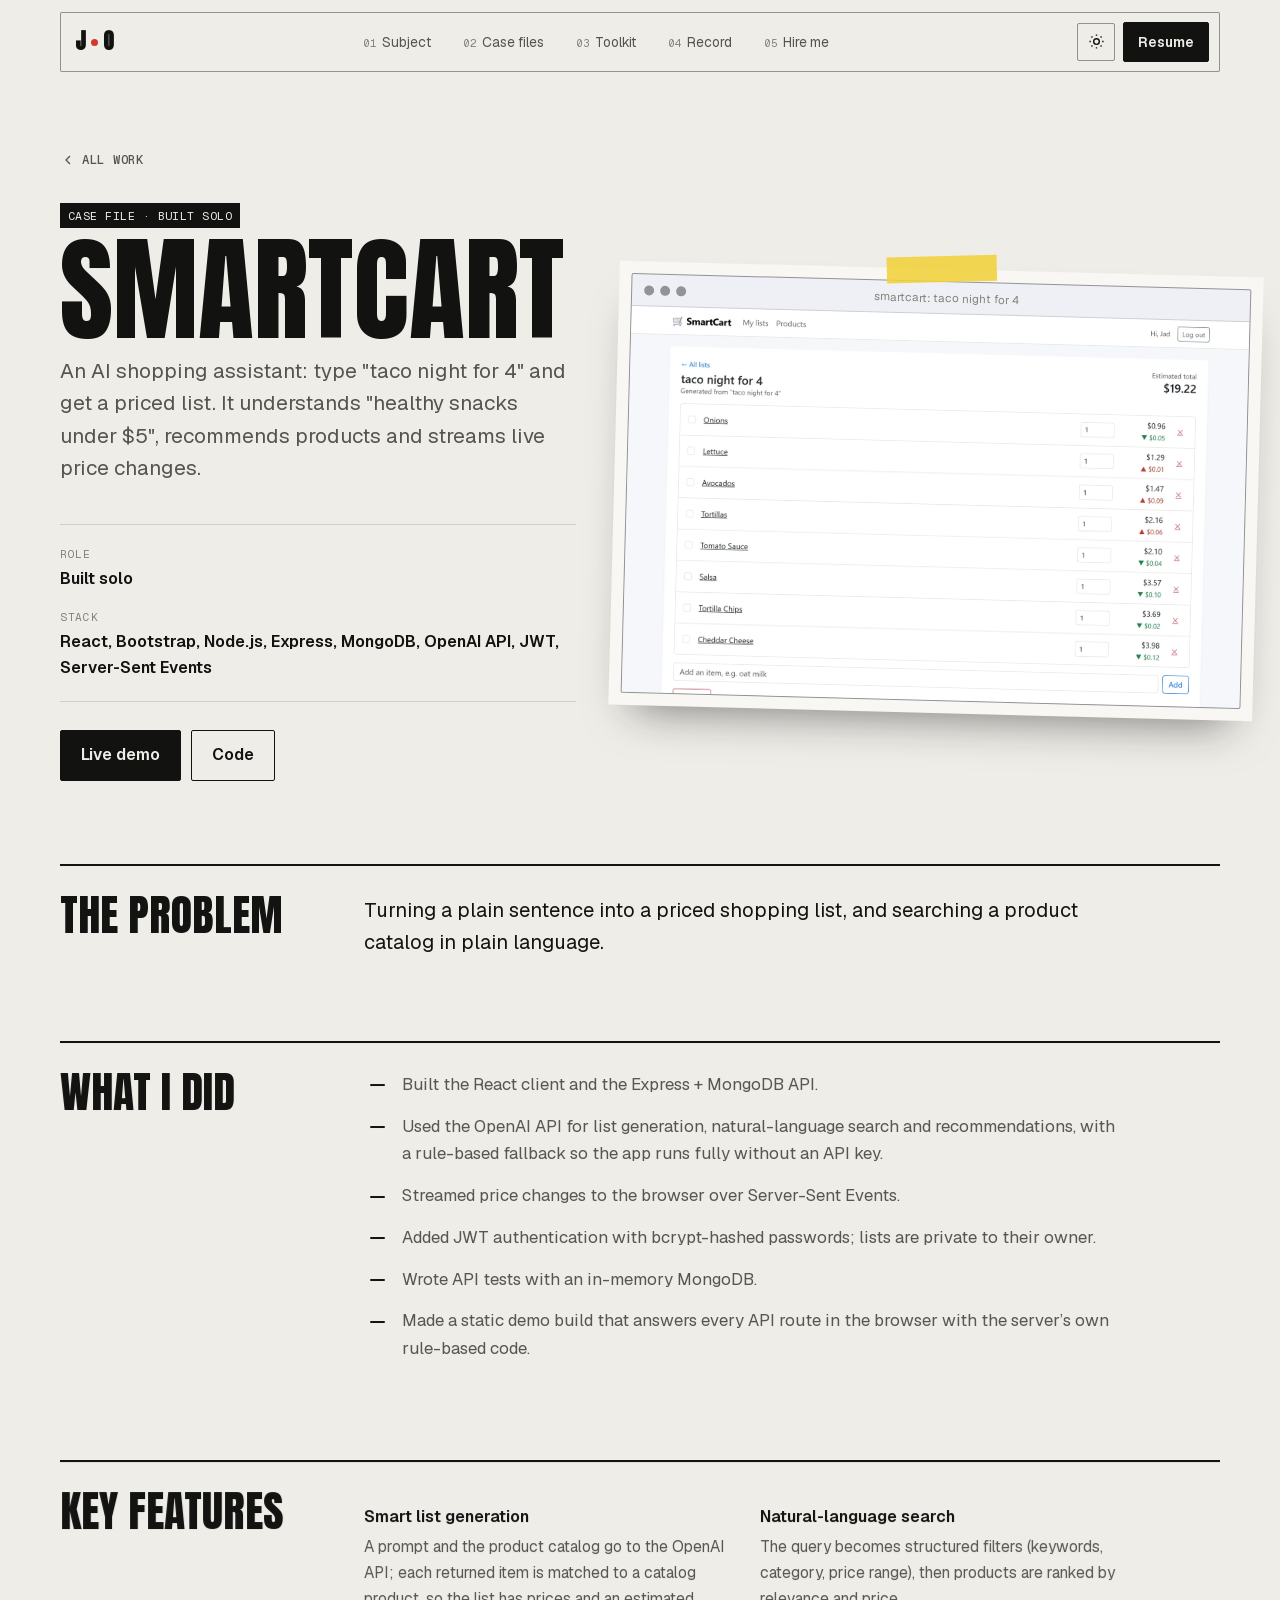
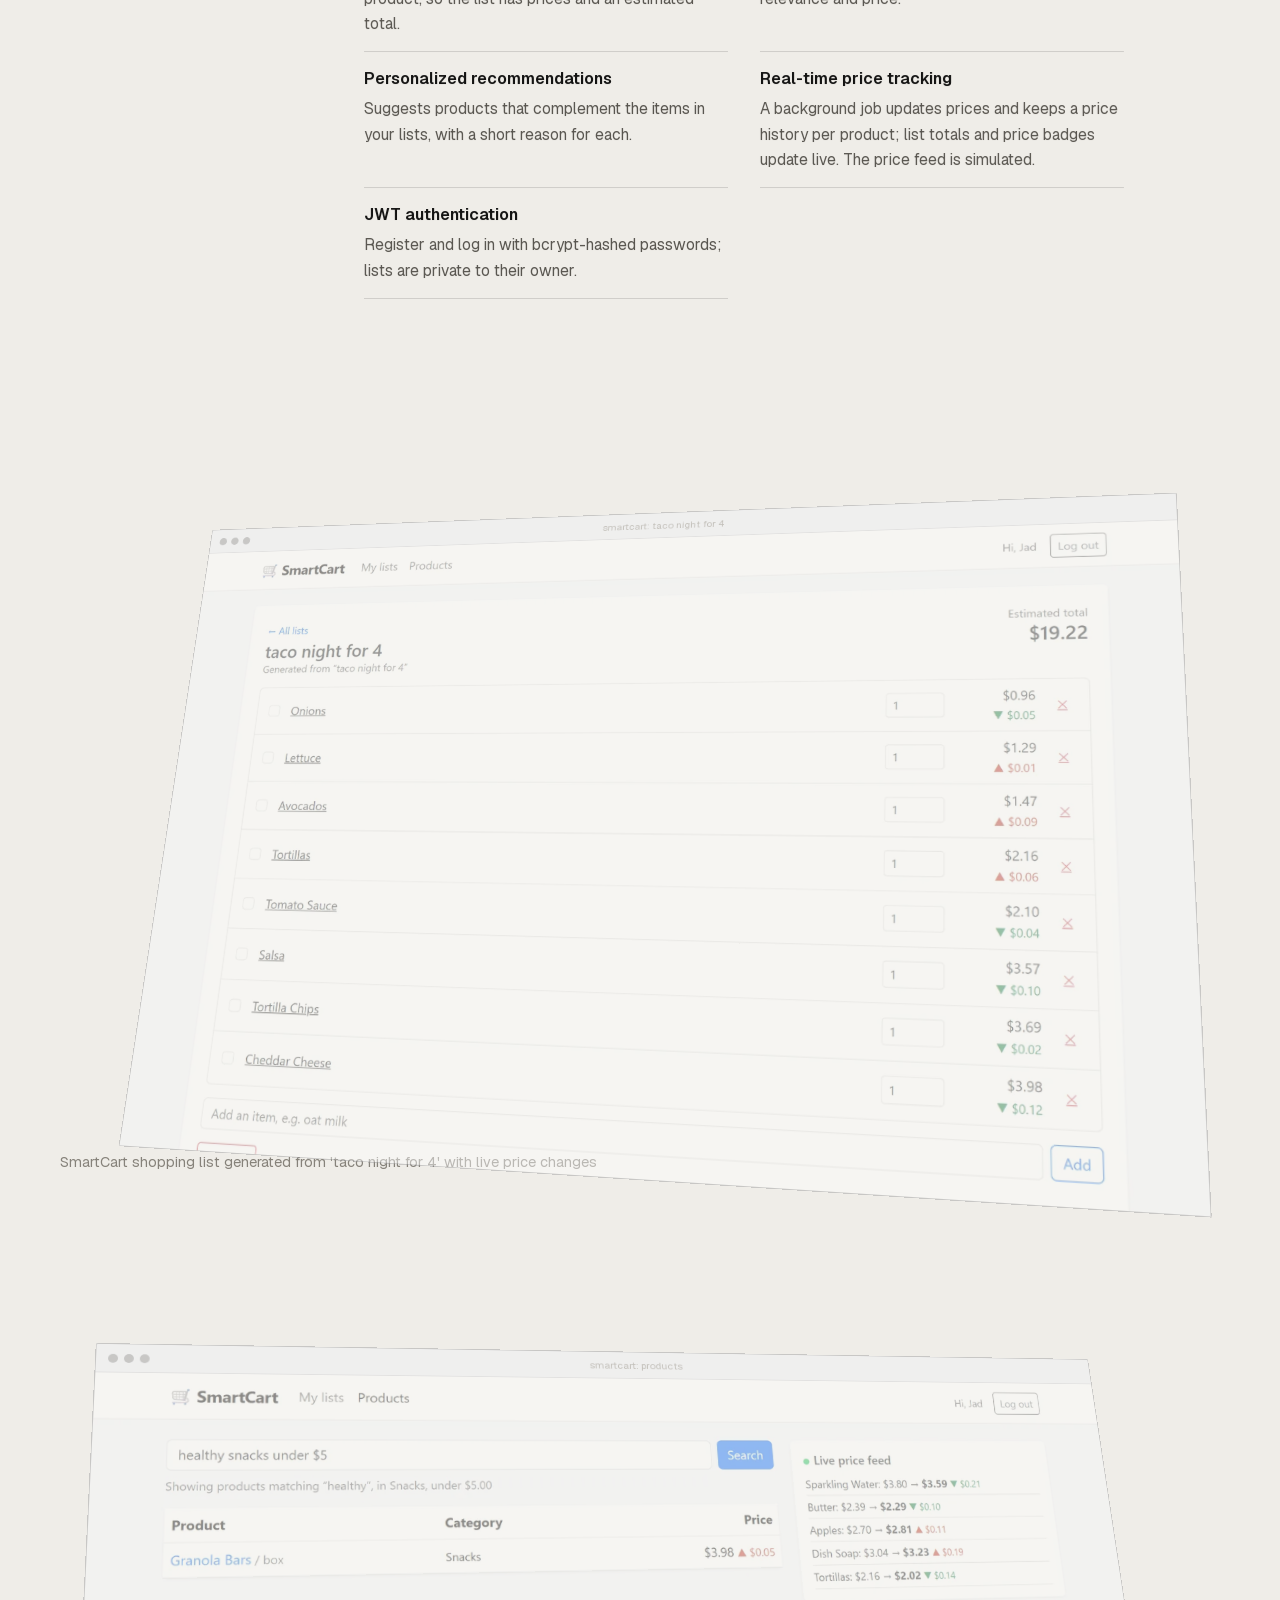
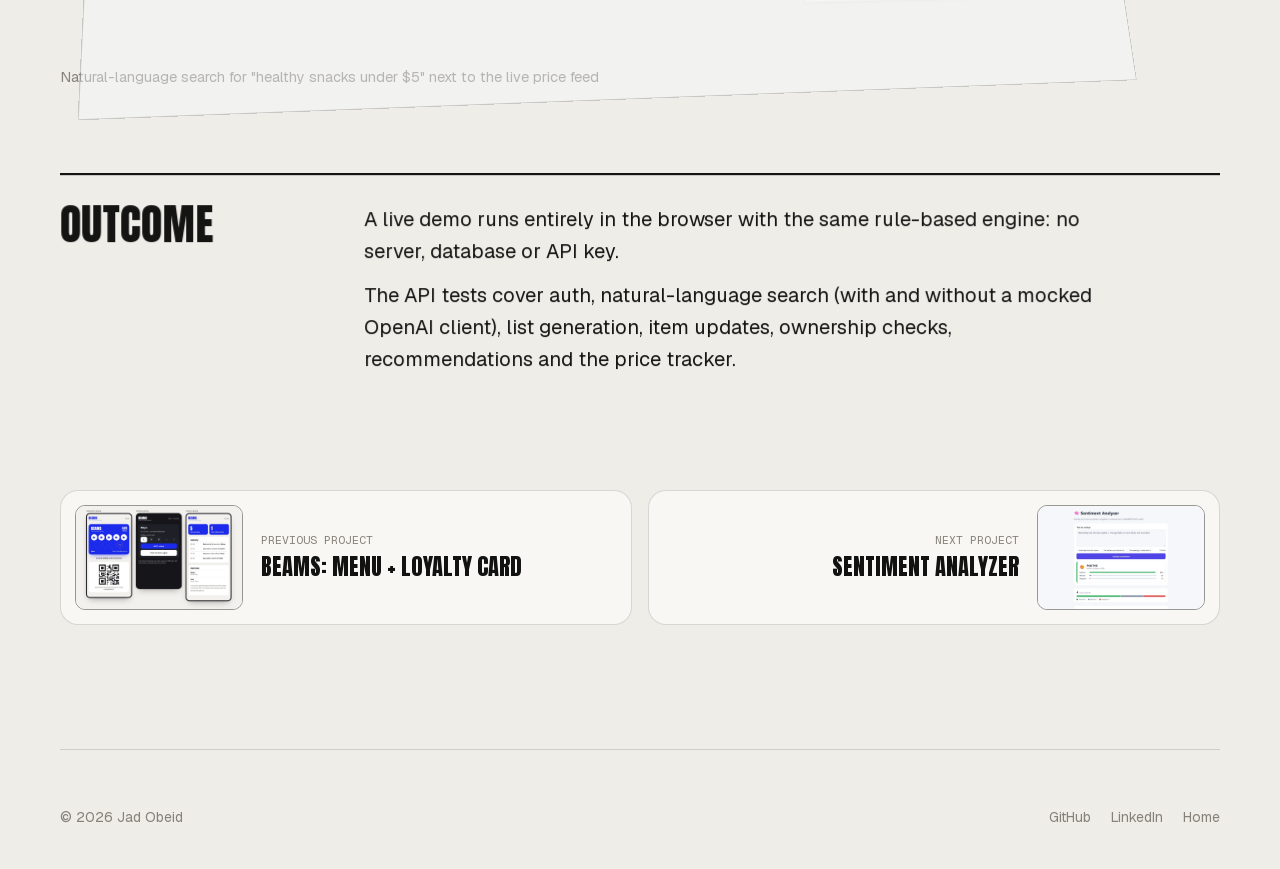
<file: work/smartcart/index.html>
<!DOCTYPE html><html lang="en" data-theme="light"><head><meta charSet="utf-8"/><meta name="viewport" content="width=device-width, initial-scale=1"/><link rel="preload" href="/_next/static/media/797e433ab948586e-s.p.0r6juujl39pe6.woff2" as="font" crossorigin="" type="font/woff2"/><link rel="preload" href="/_next/static/media/7ebf22b5a21034f8-s.p.3j3877k49yy0l.woff2" as="font" crossorigin="" type="font/woff2"/><link rel="preload" href="/_next/static/media/9e9f04e3c37952ab-s.p.0pan85mumqyf3.woff2" as="font" crossorigin="" type="font/woff2"/><link rel="preload" href="/_next/static/media/a85fe84266768609-s.p.0h6ig86gwutp4.woff2" as="font" crossorigin="" type="font/woff2"/><link rel="preload" href="/_next/static/media/caa3a2e1cccd8315-s.p.0wgildi0cnwt9.woff2" as="font" crossorigin="" type="font/woff2"/><link rel="preload" href="/_next/static/media/e41d5df559864f9e-s.p.1g73gv09-xcb6.woff2" as="font" crossorigin="" type="font/woff2"/><link rel="preload" as="image" href="/assets/projects/smartcart.webp"/><link rel="stylesheet" href="/_next/static/chunks/3j-5f44utjdcp.css" data-precedence="next"/><link rel="preload" as="script" fetchPriority="low" href="/_next/static/chunks/1ckvzn7sfprko.js"/><script src="/_next/static/chunks/1-nqmp1rl8kqt.js" async=""></script><script src="/_next/static/chunks/2gvu8dyrhibpa.js" async=""></script><script src="/_next/static/chunks/3zo13q3j-3u5e.js" async=""></script><script src="/_next/static/chunks/turbopack-3-ry682tkyiqk.js" async=""></script><script src="/_next/static/chunks/1m7boc07rb7u6.js" async=""></script><script src="/_next/static/chunks/3fet2su78zmkl.js" async=""></script><script src="/_next/static/chunks/10ikwyp0e4wzj.js" async=""></script><script src="/_next/static/chunks/3kp2mog7inr4v.js" async=""></script><meta name="theme-color" content="#efede8"/><title>SmartCart · Jad Obeid</title><meta name="description" content="An AI shopping assistant: type &quot;taco night for 4&quot; and get a priced list. It understands &quot;healthy snacks under $5&quot;, recommends products and streams live price changes."/><link rel="canonical" href="https://jad-obeidd.github.io/work/smartcart/"/><meta property="og:title" content="SmartCart · Jad Obeid"/><meta property="og:description" content="An AI shopping assistant: type &quot;taco night for 4&quot; and get a priced list. It understands &quot;healthy snacks under $5&quot;, recommends products and streams live price changes."/><meta property="og:url" content="https://jad-obeidd.github.io/work/smartcart/"/><meta property="og:image" content="https://jad-obeidd.github.io/assets/projects/smartcart.webp"/><meta property="og:image:width" content="1600"/><meta property="og:image:height" content="1000"/><meta property="og:image:alt" content="SmartCart shopping list generated from &#x27;taco night for 4&#x27; with live price changes"/><meta property="og:type" content="article"/><meta name="twitter:card" content="summary_large_image"/><meta name="twitter:title" content="SmartCart · Jad Obeid"/><meta name="twitter:description" content="An AI shopping assistant: type &quot;taco night for 4&quot; and get a priced list. It understands &quot;healthy snacks under $5&quot;, recommends products and streams live price changes."/><meta name="twitter:image" content="https://jad-obeidd.github.io/assets/projects/smartcart.webp"/><meta name="next-size-adjust" content=""/><link rel="icon" href="data:image/svg+xml,&lt;svg xmlns=&#x27;http://www.w3.org/2000/svg&#x27; viewBox=&#x27;0 0 100 100&#x27;&gt;&lt;defs&gt;&lt;linearGradient id=&#x27;g&#x27; x1=&#x27;0&#x27; y1=&#x27;0&#x27; x2=&#x27;1&#x27; y2=&#x27;1&#x27;&gt;&lt;stop offset=&#x27;0&#x27; stop-color=&#x27;%23111110&#x27;/&gt;&lt;stop offset=&#x27;1&#x27; stop-color=&#x27;%23111110&#x27;/&gt;&lt;/linearGradient&gt;&lt;/defs&gt;&lt;rect width=&#x27;100&#x27; height=&#x27;100&#x27; rx=&#x27;6&#x27; fill=&#x27;url(%23g)&#x27;/&gt;&lt;text x=&#x27;50&#x27; y=&#x27;66&#x27; font-family=&#x27;Arial&#x27; font-weight=&#x27;800&#x27; font-size=&#x27;44&#x27; fill=&#x27;%23f2d13b&#x27; text-anchor=&#x27;middle&#x27;&gt;JO&lt;/text&gt;&lt;/svg&gt;"/><script>(function(){var d=document.documentElement;try{var s=localStorage.getItem('theme');if(s)d.dataset.theme=s;}catch(e){}if(!matchMedia('(prefers-reduced-motion: reduce)').matches){d.classList.add('anim','motion');setTimeout(function(){if(!d.classList.contains('ready'))d.classList.remove('motion');},4000);try{if(location.pathname==='/'&&!location.hash&&!sessionStorage.getItem('jo-intro-seen')){sessionStorage.setItem('jo-intro-seen','1');d.classList.add('intro');var ev=['pointerdown','keydown','wheel','touchstart'],done=0,end=function(){if(done)return;done=1;ev.forEach(function(e){removeEventListener(e,skip,true)});},skip=function(){d.classList.add('intro-skip');end();setTimeout(function(){d.classList.remove('intro','intro-skip')},180)};ev.forEach(function(e){addEventListener(e,skip,{capture:true,passive:true})});var fin=function(){end();d.classList.remove('intro');removeEventListener('animationend',onEnd,true)},onEnd=function(e){if(e.animationName==='intro-out')fin()};addEventListener('animationend',onEnd,true);setTimeout(fin,2500);}}catch(e){}}})();</script><script type="application/ld+json">{"@context":"https://schema.org","@type":"Person","name":"Jad Obeid","jobTitle":"Full-Stack Developer","url":"https://jad-obeidd.github.io/","image":"https://jad-obeidd.github.io/assets/jad.jpg","email":"mailto:jad.4obeid@gmail.com","address":{"@type":"PostalAddress","addressLocality":"Tripoli","addressCountry":"LB"},"alumniOf":{"@type":"CollegeOrUniversity","name":"Lebanese International University"},"knowsAbout":["React","Next.js","TypeScript","Laravel","Node.js","MySQL","MongoDB","OpenAI API","NLP"],"sameAs":["https://github.com/jad-obeidd","https://www.linkedin.com/in/jad-obeid-dev"]}</script><script src="/_next/static/chunks/0cz1d0mv5g_q7.js" noModule=""></script></head><body class="u8MhCG_variable Yd1Xqa_variable -FipoW_variable AuOkkq_variable X_maza_variable"><div hidden=""><!--$--><!--/$--></div><div class="jo-intro" aria-hidden="true"><svg viewBox="0 0 150 100" width="150" height="100" fill="none"><defs><linearGradient id="jo-stroke" x1="0" y1="0" x2="1" y2="1"><stop offset="0" stop-color="#121211"></stop><stop offset="0.55" stop-color="#d4382b"></stop><stop offset="1" stop-color="#f2d13b"></stop></linearGradient></defs><path class="jo-j" pathLength="1" d="M30 16 H66 M54 16 V64 Q54 84 36 84 Q22 84 18 72"></path><path class="jo-o" pathLength="1" d="M108 16 C128 16 138 32 138 50 C138 68 128 84 108 84 C88 84 78 68 78 50 C78 32 88 16 108 16 Z"></path></svg></div><div class="bg" aria-hidden="true"><div class="bg-grid"></div><div class="blob b1"></div><div class="blob b2"></div><div class="blob b3"></div></div><a class="skip" href="#main">Skip to content</a><div class="cursor-glow" aria-hidden="true"></div><div class="progress" aria-hidden="true"></div><header class="nav"><div class="nav-inner"><a class="logo" aria-label="Jad Obeid – home" href="/"><span class="logo-jo">J<i aria-hidden="true"></i>O</span></a><nav id="menu" class="menu" aria-label="Main"><a href="/#about"><span class="n">0<!-- -->1</span>Subject</a><a href="/#work"><span class="n">0<!-- -->2</span>Case files</a><a href="/#skills"><span class="n">0<!-- -->3</span>Toolkit</a><a href="/#experience"><span class="n">0<!-- -->4</span>Record</a><a href="/#contact"><span class="n">0<!-- -->5</span>Hire me</a></nav><div class="nav-actions"><button type="button" class="icon-btn theme-btn" aria-label="Toggle light and dark theme"><svg class="sun" viewBox="0 0 24 24" width="17" height="17" fill="none" stroke="currentColor" stroke-width="2" aria-hidden="true"><circle cx="12" cy="12" r="4"></circle><path d="M12 2v2M12 20v2M4.9 4.9l1.4 1.4M17.7 17.7l1.4 1.4M2 12h2M20 12h2M4.9 19.1l1.4-1.4M17.7 6.3l1.4-1.4"></path></svg><svg class="moon" viewBox="0 0 24 24" width="17" height="17" fill="none" stroke="currentColor" stroke-width="2" aria-hidden="true"><path d="M21 12.8A9 9 0 1 1 11.2 3a7 7 0 0 0 9.8 9.8z"></path></svg></button><a href="/assets/Jad_Obeid_CV.pdf" class="btn sm primary nav-cv" download="">Resume</a><button type="button" class="icon-btn burger" aria-label="Open menu" aria-expanded="false" aria-controls="menu"><span></span><span></span></button></div></div></header><main id="main" class="cs"><header class="wrap cs-hero"><a class="cs-back" href="/#work"><svg viewBox="0 0 24 24" width="16" height="16" fill="none" stroke="currentColor" stroke-width="2" aria-hidden="true"><path d="M15 18l-6-6 6-6"></path></svg>All work</a><div class="cs-hero-grid"><div class="cs-hero-copy"><p class="cs-file mono" data-reveal="depth">Case file<!-- --> · <!-- -->Built solo</p><h1 data-reveal="depth">SmartCart</h1><p class="cs-summary" data-reveal="depth">An AI shopping assistant: type &quot;taco night for 4&quot; and get a priced list. It understands &quot;healthy snacks under $5&quot;, recommends products and streams live price changes.</p><dl class="cs-meta" data-reveal="depth"><div><dt>Role</dt><dd>Built solo</dd></div><div class="cs-meta-stack"><dt>Stack</dt><dd>React, Bootstrap, Node.js, Express, MongoDB, OpenAI API, JWT, Server-Sent Events</dd></div></dl><div class="cs-links" data-reveal="depth"><a href="/smartcart/" target="_blank" rel="noopener" class="btn primary">Live demo</a><a href="https://github.com/jad-obeidd/smartcart" target="_blank" rel="noopener" class="btn">Code</a></div></div><figure class="cs-cover" data-reveal="depth"><i class="tape" aria-hidden="true"></i><div class="browser cs-browser"><div class="browser-bar"><i></i><i></i><i></i><span>smartcart: taco night for 4</span></div><div class="browser-view"><img alt="SmartCart shopping list generated from &#x27;taco night for 4&#x27; with live price changes" width="1600" height="1000" decoding="async" data-nimg="1" style="color:transparent;aspect-ratio:1600 / 1000" src="/assets/projects/smartcart.webp"/></div></div><figcaption class="sr-only">SmartCart shopping list generated from &#x27;taco night for 4&#x27; with live price changes</figcaption></figure></div></header><div class="wrap cs-story"><section class="cs-block" data-reveal="depth"><h2>The problem</h2><div class="cs-block-body"><p class="cs-lead">Turning a plain sentence into a priced shopping list, and searching a product catalog in plain language.</p></div></section><section class="cs-block" data-reveal="depth"><h2>What I did</h2><div class="cs-block-body"><ol class="cs-did"><li>Built the React client and the Express + MongoDB API.</li><li>Used the OpenAI API for list generation, natural-language search and recommendations, with a rule-based fallback so the app runs fully without an API key.</li><li>Streamed price changes to the browser over Server-Sent Events.</li><li>Added JWT authentication with bcrypt-hashed passwords; lists are private to their owner.</li><li>Wrote API tests with an in-memory MongoDB.</li><li>Made a static demo build that answers every API route in the browser with the server’s own rule-based code.</li></ol></div></section><section class="cs-block" data-reveal="depth"><h2>Key features</h2><div class="cs-block-body"><dl class="cs-features"><div><dt>Smart list generation</dt><dd>A prompt and the product catalog go to the OpenAI API; each returned item is matched to a catalog product, so the list has prices and an estimated total.</dd></div><div><dt>Natural-language search</dt><dd>The query becomes structured filters (keywords, category, price range), then products are ranked by relevance and price.</dd></div><div><dt>Personalized recommendations</dt><dd>Suggests products that complement the items in your lists, with a short reason for each.</dd></div><div><dt>Real-time price tracking</dt><dd>A background job updates prices and keeps a price history per product; list totals and price badges update live. The price feed is simulated.</dd></div><div><dt>JWT authentication</dt><dd>Register and log in with bcrypt-hashed passwords; lists are private to their owner.</dd></div></dl></div></section></div><section class="wrap cs-gallery" aria-label="Screenshots"><figure class="cs-shot"><button type="button" class="cs-screen" data-cursor="View" aria-haspopup="dialog" aria-label="View full size: SmartCart shopping list generated from &#x27;taco night for 4&#x27; with live price changes"><div class="browser cs-browser"><div class="browser-bar"><i></i><i></i><i></i><span>smartcart: taco night for 4</span></div><div class="browser-view"><img alt="SmartCart shopping list generated from &#x27;taco night for 4&#x27; with live price changes" loading="lazy" width="1600" height="1000" decoding="async" data-nimg="1" style="color:transparent;aspect-ratio:1600 / 1000" src="/assets/projects/smartcart.webp"/></div></div></button><figcaption>SmartCart shopping list generated from &#x27;taco night for 4&#x27; with live price changes</figcaption></figure><figure class="cs-shot"><button type="button" class="cs-screen" data-cursor="View" aria-haspopup="dialog" aria-label="View full size: Natural-language search for &quot;healthy snacks under $5&quot; next to the live price feed"><div class="browser cs-browser"><div class="browser-bar"><i></i><i></i><i></i><span>smartcart: products</span></div><div class="browser-view"><img alt="Natural-language search for &quot;healthy snacks under $5&quot; next to the live price feed" loading="lazy" width="1600" height="500" decoding="async" data-nimg="1" style="color:transparent;aspect-ratio:1600 / 500" src="/assets/projects/smartcart-search.webp"/></div></div></button><figcaption>Natural-language search for &quot;healthy snacks under $5&quot; next to the live price feed</figcaption></figure></section><div class="wrap cs-story"><section class="cs-block" data-reveal="depth"><h2>Outcome</h2><div class="cs-block-body"><p class="cs-lead">A live demo runs entirely in the browser with the same rule-based engine: no server, database or API key.</p><p class="cs-lead">The API tests cover auth, natural-language search (with and without a mocked OpenAI client), list generation, item updates, ownership checks, recommendations and the price tracker.</p></div></section></div><nav class="wrap cs-pager" aria-label="More projects"><a class="cs-pager-link is-prev" href="/work/beams-coffee-card/"><span class="cs-pager-thumb" aria-hidden="true"><img src="/assets/projects/beams-loyalty-card.webp" alt="" width="1600" height="1000" loading="lazy" decoding="async"/></span><span class="cs-pager-text"><span class="cs-pager-dir">Previous project</span><span class="cs-pager-title">Beams: Menu + Loyalty Card</span></span></a><a class="cs-pager-link is-next" href="/work/sentiment-analyzer/"><span class="cs-pager-thumb" aria-hidden="true"><img src="/assets/projects/sentiment.webp" alt="" width="1600" height="1000" loading="lazy" decoding="async"/></span><span class="cs-pager-text"><span class="cs-pager-dir">Next project</span><span class="cs-pager-title">Sentiment Analyzer</span></span></a></nav></main><footer class="wrap footer"><p>© <!-- -->2026<!-- --> Jad Obeid</p><p class="foot-links"><a href="https://github.com/jad-obeidd" target="_blank" rel="noopener">GitHub</a><a href="https://www.linkedin.com/in/jad-obeid-dev" target="_blank" rel="noopener">LinkedIn</a><a href="/">Home</a></p></footer><!--$--><!--/$--><div class="page-wipe" aria-hidden="true"></div><script id="_R_">(globalThis["TURBOPACK"] || (globalThis["TURBOPACK"] = [])).push({"otherChunks":["static/chunks/1ckvzn7sfprko.js","static/chunks/1-nqmp1rl8kqt.js","static/chunks/2gvu8dyrhibpa.js","static/chunks/3zo13q3j-3u5e.js"],"runtimeModuleIds":[94553]});</script><script src="/_next/static/chunks/1ckvzn7sfprko.js" async=""></script><script>(self.__next_f=self.__next_f||[]).push([0])</script><script>self.__next_f.push([1,"1:\"$Sreact.fragment\"\n3:\"/_next/static/chunks/1m7boc07rb7u6.js\"\n4:\"/_next/static/chunks/3fet2su78zmkl.js\"\n5:I[47420,[\"$3\",\"$4\"],\"default\"]\n16:I[68027,[\"$3\",\"$4\"],\"default\",1]\n:HL[\"/_next/static/chunks/3j-5f44utjdcp.css\",\"style\"]\n:HL[\"/_next/static/media/797e433ab948586e-s.p.0r6juujl39pe6.woff2\",\"font\",{\"crossOrigin\":\"\",\"type\":\"font/woff2\"}]\n:HL[\"/_next/static/media/7ebf22b5a21034f8-s.p.3j3877k49yy0l.woff2\",\"font\",{\"crossOrigin\":\"\",\"type\":\"font/woff2\"}]\n:HL[\"/_next/static/media/9e9f04e3c37952ab-s.p.0pan85mumqyf3.woff2\",\"font\",{\"crossOrigin\":\"\",\"type\":\"font/woff2\"}]\n:HL[\"/_next/static/media/a85fe84266768609-s.p.0h6ig86gwutp4.woff2\",\"font\",{\"crossOrigin\":\"\",\"type\":\"font/woff2\"}]\n:HL[\"/_next/static/media/caa3a2e1cccd8315-s.p.0wgildi0cnwt9.woff2\",\"font\",{\"crossOrigin\":\"\",\"type\":\"font/woff2\"}]\n:HL[\"/_next/static/media/e41d5df559864f9e-s.p.1g73gv09-xcb6.woff2\",\"font\",{\"crossOrigin\":\"\",\"type\":\"font/woff2\"}]\n2:T426,(function(){var d=document.documentElement;try{var s=localStorage.getItem('theme');if(s)d.dataset.theme=s;}catch(e){}if(!matchMedia('(prefers-reduced-motion: reduce)').matches){d.classList.add('anim','motion');setTimeout(function(){if(!d.classList.contains('ready'))d.classList.remove('motion');},4000);try{if(location.pathname==='/'\u0026\u0026!location.hash\u0026\u0026!sessionStorage.getItem('jo-intro-seen')){sessionStorage.setItem('jo-intro-seen','1');d.classList.add('intro');var ev=['pointerdown','keydown','wheel','touchstart'],done=0,end=function(){if(done)return;done=1;ev.forEach(function(e){removeEventListener(e,skip,true)});},skip=function(){d.classList.add('intro-skip');end();setTimeout(function(){d.classList.remove('intro','intro-skip')},180)};ev.forEach(function(e){addEventListener(e,skip,{capture:true,passive:true})});var fin=function(){end();d.classList.remove('intro');removeEventListener('animationend',onEnd,true)},onEnd=function(e){if(e.animationName==='intro-out')fin()};addEventListener('animationend',onEnd,true);setTimeout(fin,2500);}}catch(e){}}})();10:X\n13:[[\"children\",{\"s\":\"__PAGE__\",\"h\":512,\"d\":{\"r\":\"$L14\",\"p\":false,\"v\":null}}]]\n11:[[\"children\",{\"s\":{\"n\":\"slug\",\"t\":\"d\",\"k\":\"smartcart\",\"s\":[]},\"h\":66048,\"d\":{\"r\":\"$L12\",\"p\":false,\"v\":\"$10\"},\"c\":\"$Q13\"}]]\ne:[[\"children\",{\"s\":\"work\",\"h\":131584,\"d\":{\"r\":\"$Lf\",\"p\":false,\"v\":\"$10\"},\"c\":\"$Q11\"}]]\n0:{\"P\":null,\"c\":[\"\",\"work\",\"smartcart\",\"\"],\"q\":\"\",\"i\":false,\"t\":{\"t\":{\"s\":\"\",\"h\":131600,\"d\":{\"r\":[\"$\",\"$1\",\"c\",{\"children\":[[[\"$\",\"link\",\"0\",{\"rel\":\"stylesheet\",\"href\":\"/_next/static/chunks/3j-5f44utjdcp.css\",\"precedence\":\"next\",\"crossOrigin\":\"$undefined\",\"nonce\":\"$undefined\"}],[\"$\",\"script\",\"script-0\",{\"src\":\"/_next/static/chunks/1m7boc07rb7u6.js\",\"async\":true,\"nonce\":\"$undefined\"}],[\"$\",\"script\",\"script-1\",{\"src\":\"/_next/static/chunks/3fet2su78zmkl.js\",\"async\":true,\"nonce\":\"$undefined\"}]],[\"$\",\"html\",null,{\"lang\":\"en\",\"data-theme\":\"light\",\"suppressHydrationWarning\":true,\"children\":[[\"$\",\"head\",null,{\"children\":[[\"$\",\"link\",null,{\"rel\":\"icon\",\"href\":\"data:image/svg+xml,\u003csvg xmlns='http://www.w3.org/2000/svg' viewBox='0 0 100 100'\u003e\u003cdefs\u003e\u003clinearGradient id='g' x1='0' y1='0' x2='1' y2='1'\u003e\u003cstop offset='0' stop-color='%23111110'/\u003e\u003cstop offset='1' stop-color='%23111110'/\u003e\u003c/linearGradient\u003e\u003c/defs\u003e\u003crect width='100' height='100' rx='6' fill='url(%23g)'/\u003e\u003ctext x='50' y='66' font-family='Arial' font-weight='800' font-size='44' fill='%23f2d13b' text-anchor='middle'\u003eJO\u003c/text\u003e\u003c/svg\u003e\"}],[\"$\",\"script\",null,{\"dangerouslySetInnerHTML\":{\"__html\":\"$2\"}}],[\"$\",\"script\",null,{\"type\":\"application/ld+json\",\"dangerouslySetInnerHTML\":{\"__html\":\"{\\\"@context\\\":\\\"https://schema.org\\\",\\\"@type\\\":\\\"Person\\\",\\\"name\\\":\\\"Jad Obeid\\\",\\\"jobTitle\\\":\\\"Full-Stack Developer\\\",\\\"url\\\":\\\"https://jad-obeidd.github.io/\\\",\\\"image\\\":\\\"https://jad-obeidd.github.io/assets/jad.jpg\\\",\\\"email\\\":\\\"mailto:jad.4obeid@gmail.com\\\",\\\"address\\\":{\\\"@type\\\":\\\"PostalAddress\\\",\\\"addressLocality\\\":\\\"Tripoli\\\",\\\"addressCountry\\\":\\\"LB\\\"},\\\"alumniOf\\\":{\\\"@type\\\":\\\"CollegeOrUniversity\\\",\\\"name\\\":\\\"Lebanese International University\\\"},\\\"knowsAbout\\\":[\\\"React\\\",\\\"Next.js\\\",\\\"TypeScript\\\",\\\"Laravel\\\",\\\"Node.js\\\",\\\"MySQL\\\",\\\"MongoDB\\\",\\\"OpenAI API\\\",\\\"NLP\\\"],\\\"sameAs\\\":[\\\"https://github.com/jad-obeidd\\\",\\\"https://www.linkedin.com/in/jad-obeid-dev\\\"]}\"}}]]}],[\"$\",\"body\",null,{\"className\":\"u8MhCG_variable Yd1Xqa_variable -FipoW_variable AuOkkq_variable X_maza_variable\",\"children\":[[\"$\",\"div\",null,{\"className\":\"jo-intro\",\"aria-hidden\":\"true\",\"children\":[\"$\",\"svg\",null,{\"viewBox\":\"0 0 150 100\",\"width\":\"150\",\"height\":\"100\",\"fill\":\"none\",\"children\":[[\"$\",\"defs\",null,{\"children\":[\"$\",\"linearGradient\",null,{\"id\":\"jo-stroke\",\"x1\":\"0\",\"y1\":\"0\",\"x2\":\"1\",\"y2\":\"1\",\"children\":[[\"$\",\"stop\",null,{\"offset\":\"0\",\"stopColor\":\"#121211\"}],[\"$\",\"stop\",null,{\"offset\":\"0.55\",\"stopColor\":\"#d4382b\"}],[\"$\",\"stop\",null,{\"offset\":\"1\",\"stopColor\":\"#f2d13b\"}]]}]}],[\"$\",\"path\",null,{\"className\":\"jo-j\",\"pathLength\":1,\"d\":\"M30 16 H66 M54 16 V64 Q54 84 36 84 Q22 84 18 72\"}],[\"$\",\"path\",null,{\"className\":\"jo-o\",\"pathLength\":1,\"d\":\"M108 16 C128 16 138 32 138 50 C138 68 128 84 108 84 C88 84 78 68 78 50 C78 32 88 16 108 16 Z\"}]]}]}],[\"$\",\"$L5\",null,{}],[\"$\",\"div\",null,{\"className\":\"bg\",\"aria-hidden\":\"true\",\"children\":[[\"$\",\"div\",null,{\"className\":\"bg-grid\"}],\"$L6\",\"$L7\",\"$L8\"]}],\"$L9\",\"$La\",\"$Lb\",\"$Lc\",\"$Ld\"]}]]}]]}],\"p\":false,\"v\":null},\"c\":\"$Qe\"},\"h\":{\"r\":\"$L15\",\"p\":false,\"v\":null}},\"m\":\"$undefined\",\"G\":[\"$16\",[\"$L17\"]],\"S\":true,\"r\":\"$undefined\",\"s\":\"$undefined\",\"a\":\"$undefined\",\"l\":\"$undefined\",\"p\":\"$undefined\",\"d\":\"$undefined\",\"b\":\"tlfYIPIs19mstZLo6NQLG\"}\n18:I[71606,[\"$3\",\"$4\"],\"default\"]\n19:I[39756,[\"$3\",\"$4\"],\"default\"]\n1a:I[37457,[\"$3\",\"$4\"],\"default\"]\n1b:I[66357,[\"$3\",\"$4\"],\"default\"]\n1c:I[44805,[\"$3\",\"$4\"],\"default\"]\n1e:I[97367,[\"$3\",\"$4\"],\"OutletBoundary\"]\n1f:\"$Sreact.suspense\"\n21:\"ViewportBoundary\"\n22:I[97367,[\"$3\",\"$4\"],\"$21\"]\n24:\"MetadataBoundary\"\n25:I[97367,[\"$3\",\"$4\"],\"$24\"]\n6:[\"$\",\"div\",null,{\"className\":\"blob b1\"}]\n7:[\"$\",\"div\",null,{\"className\":\"blob b2\"}]\n8:[\"$\",\"div\",null,{\"className\":\"blob b3\"}]\n9:[\"$\",\"a\",null,{\"className\":\"skip\",\"href\":\"#main\",\"children\":\"Skip to content\"}]\na:[\"$\",\"$L18\",null,{}]\nb:[\"$\",\"$L19\",null,{\"parallelRouterKey\":\"children\",\"error\":\"$undefined\",\"errorStyles\":\"$undefined\",\"errorScripts\":\"$undefined\",\"template\":[\"$\",\"$L1a\",null,{}],\"templateStyles\":\"$undefined\",\"templateScripts\":\"$undefined\",\"notFound\":[[[\"$\",\"title\",null,{\"children\":\"404: This page could not be found.\"}],[\"$\",\"div\",null,{\"style\":{\"fontFamily\":\"system-ui,\\\"Segoe UI\\\",Roboto,Helvetica,Arial,sans-serif,\\\"Apple Color Emoji\\\",\\\"Segoe UI Emoji\\\"\",\"height\":\"100vh\",\"textAlign\":\"center\",\"display\":\"flex\",\"flexDirection\":\"column\",\"alignItems\":\"center\",\"justifyContent\":\"center\"},\"children\":[\"$\",\"div\",null,{\"children\":[[\"$\",\"style\",null,{\"dangerouslySetInnerHTML\":{\"__html\":\"body{color:#000;background:#fff;margin:0}.next-error-h1{border-right:1px solid rgba(0,0,0,.3)}@media (prefers-color-scheme:dark){body{color:#fff;background:#000}.next-error-h1{border-right:1px solid rgba(255,255,255,.3)}}\"}}],[\"$\",\"h1\",null,{\"className\":\"next-error-h1\",\"style\":{\"display\":\"inline-block\",\"margin\":\"0 20px 0 0\",\"padding\":\"0 23px 0 0\",\"fontSize\":24,\"fontWeight\":500,\"verticalAlign\":\"top\",\"lineHeight\":\"49px\"},\"children\":404}],[\"$\",\"div\",null,{\"style\":{\"display\":\"inline-block\"},\"children\":[\"$\",\"h2\",null,{\"style\":{\"fontSize\":14,\"fontWeight\":400,\"lineHeight\":\"49px\",\"margin\":0},\"children\":\"This page could not be found.\"}]}]]}]}]],[]],\"forbidden\":\"$undefined\",\"unauthorized\":\"$undefined\"}]\nc:[\"$\",\"$L1b\",null,{}]\nd:[\"$\",\"$L1c\",null,{}]\nf:[\"$\",\"$1\",\"c\",{\"children\":[null,[\"$\",\"$L19\",null,{\"parallelRouterKey\":\"children\",\"error\":\"$undefined\",\"errorStyles\":\"$undefined\",\"errorScripts\":\"$undefined\",\"template\":[\"$\",\"$L1a\",null,{}],\"templateStyles\":\"$undefined\",\"templateScripts\":\"$undefined\",\"notFound\":\"$undefined\",\"forbidden\":\"$undefined\",\"unauthorized\":\"$undefined\"}]]}]\n12:[\"$\",\"$1\",\"c\",{\"children\":[null,[\"$\",\"$L19\",null,{\"parallelRouterKey\":\"children\",\"error\":\"$undefined\",\"errorStyles\":\"$undefined\",\"errorScripts\":\"$undefined\",\"template\":[\"$\",\"$L1a\",null,{}],\"templateStyles\":\"$undefined\",\"templateScripts\":\"$undefined\",\"notFound\":\"$undefined\",\"forbidden\":\"$undefined\",\"unauthorized\":\"$undefined\"}]]}]\n14:[\"$\",\"$1\",\"c\",{\"children\":[\"$L1d\",[[\"$\",\"script\",\"script-0\",{\"src\":\"/_next/static/chunks/10ikwyp0e4wzj.js\",\"async\":true,\"nonce\":\"$undefined\"}],[\"$\",\"script\",\"script-1\",{\"src\":\"/_next/static/chunks/3kp2mog7inr4v.js\",\"async\":true,\"nonce\":\"$undefined\"}]],[\"$\",\"$L1e\",null,{\"children\":[\"$\",\"$1f\",null,{\"name\":\"Next.MetadataOutlet\",\"children\":\"$@20\"}]}]]}]\n15:[\"$\",\"$1\",\"h\",{\"children\":[null,[\"$\",\"$L22\",null,{\"children\":\"$L23\"}],[\"$\",\"$L25\",null,{\"children\":[[\"$\",\"div\",null,{\"hidden\":true,\"children\":[\"$\",\"$1f\",null,{\"name\":\"Next.Metadata\",\"children\":\"$L26\"}]}],null]}],[\"$\",\"meta\",null,{\"name\":\"next-size-adjust\",\"content\":\"\"}]]}]\n17:[\"$\",\"link\",\"0\",{\"rel\":\"stylesheet\",\"href\":\"/_next/static/chunks/3j-5f44utjdcp.css\",\"precedence\":\"next\",\"crossOrigin\":\"$undefined\",\"nonce\":\"$undefined\"}]\n27:\"/_next/static/chunks/10ikwyp0e4wzj.js\"\n28:\"/_next/static/chunks/3kp2mog7inr4v.js\"\n29:I[25878,[\"$3\",\"$4\",\"$27\",\"$28\"],\"default\"]\n10:C\n1d:[\"$\",\"$L29\",null,{\"study\":{\"slug\":\"smartcart\",\"accent\":\"#34d399\",\"title\":\"SmartCart\",\"summary\":\"An AI shopping assistant: type \\\"taco night for 4\\\" and get a priced list. It understands \\\"healthy snacks under $5\\\", recommends products and streams live price changes.\",\"role\":\"Built solo\",\"stack\":[\"React\",\"Bootstrap\",\"Node.js\",\"Express\",\"MongoDB\",\"OpenAI API\",\"JWT\",\"Server-Sent Events\"],\"problem\":\"Turning a plain sentence into a priced shopping list, and searching a product catalog in plain language.\",\"did\":[\"Built the React client and the Express + MongoDB API.\",\"Used the OpenAI API for list generation, natural-language search and recommendations, with a rule-based fallback so the app runs fully without an API key.\",\"Streamed price changes to the browser over Server-Sent Events.\",\"Added JWT authentication with bcrypt-hashed passwords; lists are private to their owner.\",\"Wrote API tests with an in-memory MongoDB.\",\"Made a static demo build that answers every API route in the browser with the server’s own rule-based code.\"],\"features\":[{\"title\":\"Smart list generation\",\"text\":\"A prompt and the product catalog go to the OpenAI API; each returned item is matched to a catalog product, so the list has prices and an estimated total.\"},{\"title\":\"Natural-language search\",\"text\":\"The query becomes structured filters (keywords, category, price range), then products are ranked by relevance and price.\"},{\"title\":\"Personalized recommendations\",\"text\":\"Suggests products that complement the items in your lists, with a short reason for each.\"},{\"title\":\"Real-time price tracking\",\"text\":\"A background job updates prices and keeps a price history per product; list totals and price badges update live. The price feed is simulated.\"},{\"title\":\"JWT authentication\",\"text\":\"Register and log in with bcrypt-hashed passwords; lists are private to their owner.\"}],\"shots\":[{\"src\":\"/assets/projects/smartcart.webp\",\"width\":1600,\"height\":1000,\"alt\":\"SmartCart shopping list generated from 'taco night for 4' with live price changes\",\"bar\":\"smartcart: taco night for 4\"},{\"src\":\"/assets/projects/smartcart-search.webp\",\"width\":1600,\"height\":500,\"alt\":\"Natural-language search for \\\"healthy snacks under $5\\\" next to the live price feed\",\"bar\":\"smartcart: products\"}],\"outcome\":[\"A live demo runs entirely in the browser with the same rule-based engine: no server, database or API key.\",\"The API tests cover auth, natural-language search (with and without a mocked OpenAI client), list generation, item updates, ownership checks, recommendations and the price tracker.\"],\"links\":[{\"href\":\"/smartcart/\",\"label\":\"Live demo\",\"primary\":true},{\"href\":\"https://github.com/jad-obeidd/smartcart\",\"label\":\"Code\"}]},\"prev\":{\"slug\":\"beams-coffee-card\",\"accent\":\"#1b29eb\",\"title\":\"Beams: Menu + Loyalty Card\",\"summary\":\"Two connected apps for Beams Specialty Coffee in Tripoli: a menu website with WhatsApp ordering, and a digital stamp card where the 9th coffee is free.\",\"role\":\"Freelance build, solo\",\"year\":\"2026\",\"stack\":[\"Next.js 15\",\"React 19\",\"TypeScript\",\"Supabase (Postgres)\",\"html5-qrcode\",\"Vitest\",\"Vercel\"],\"problem\":\"A menu customers can open on their phone, a loyalty card that lives there too, and a record of which barista gave which stamp.\",\"did\":[\"Designed the menu from the shop itself: white tiles with blue grout, royal blue boards, orange titles and stripes, with Beams' own photos on a poster wall.\",\"Typed the full menu from Beams' printed PDF, with search, a category bar, a sidebar for directions, map, WhatsApp and sharing, and ordering by WhatsApp.\",\"Built a barista page for the menu, using the same logins as the loyalty card: edit any item, mark it 'not available now' so it stays on the menu in orange, hide it, add new items or delete them.\",\"Built the stamp card: customers sign up with name and phone and get a QR card; baristas scan it with the camera or search by phone, and add 1 to 5 stamps per order.\",\"Built the owner's page: today's stamps and free coffees, the full activity log, and adding, resetting or removing baristas.\",\"Wrote the stamp rules as tested functions (Vitest), including the cap at the free coffee and the reset after redeeming.\"],\"features\":[{\"title\":\"Menu on the phone\",\"text\":\"Search, categories and a live open or closed status.\"},{\"title\":\"WhatsApp ordering\",\"text\":\"Customers build an order and send it to the café.\"},{\"title\":\"Sidebar\",\"text\":\"Directions, map, WhatsApp, call, loyalty card, review and share in one panel.\"},{\"title\":\"Barista dashboard\",\"text\":\"Staff edit prices and items, mark something not available now, hide it or delete it, without a developer.\"},{\"title\":\"Stamp card\",\"text\":\"Buy 8, the 9th is free. A QR card that fills up as you order and resets after the free coffee.\"},{\"title\":\"Owner activity log\",\"text\":\"Every stamp and free coffee is saved under the barista who gave it.\"},{\"title\":\"Locked down\",\"text\":\"Hashed PINs, a 15-minute lock after 5 wrong tries, rate-limited sign-ups, row level security and strict security headers.\"}],\"shots\":[{\"src\":\"/assets/projects/beams-loyalty-card.webp\",\"width\":1600,\"height\":1000,\"alt\":\"Beams loyalty card demo: the customer's stamp card, the barista's counter screen and the owner's activity log side by side\",\"bar\":\"beams-card-demo.vercel.app\"},{\"src\":\"/assets/projects/beams-menu.webp\",\"width\":1280,\"height\":800,\"alt\":\"Beams menu on phones: the sidebar, the barista dashboard with an item marked not available, and the same item shown in orange on the menu\",\"bar\":\"beams-menu.vercel.app\"}],\"links\":[{\"href\":\"https://beams-menu.vercel.app\",\"label\":\"Open the live menu\",\"primary\":true},{\"href\":\"https://beams-card-demo.vercel.app/demo\",\"label\":\"Try the card demo\"}]},\"next\":{\"slug\":\"sentiment-analyzer\",\"accent\":\"#2dd4ee\",\"title\":\"Sentiment Analyzer\",\"summary\":\"Classifies any text as positive, neutral or negative with a multilingual DistilBERT model, with confidence bars, history, filters and statistics.\",\"role\":\"Built solo\",\"stack\":[\"Svelte\",\"Vite\",\"Python\",\"Flask\",\"Hugging Face Transformers\",\"DistilBERT\",\"SQLite\"],\"problem\":\"Classifying the sentiment of any text, in English and many other languages, and keeping a searchable history of results.\",\"did\":[\"Built a Flask API around a multilingual DistilBERT model distilled for three-way sentiment.\",\"Replaced an earlier binary SST-2 model that rated neutral sentences, like a meeting time, as 95% positive.\",\"Reported low-confidence predictions (top probability under a configurable 0.55 threshold) as neutral.\",\"Stored every analysis in SQLite with filters, deletion and live statistics.\",\"Built the Svelte frontend with light and dark mode.\",\"Wrote a pytest suite that injects a fake model, so it runs in about a second without a model download.\"],\"features\":[{\"title\":\"Analyze any text\",\"text\":\"Up to 2,000 characters: label, model confidence and the positive / neutral / negative split.\"},{\"title\":\"Multilingual\",\"text\":\"Works with English and many other languages.\"},{\"title\":\"History\",\"text\":\"Every analysis is stored in SQLite, filterable by label, with delete and clear.\"},{\"title\":\"Live statistics\",\"text\":\"Total texts analyzed and the label distribution.\"},{\"title\":\"Batch endpoint\",\"text\":\"Analyze up to 20 texts at once.\"}],\"shots\":[{\"src\":\"/assets/projects/sentiment.webp\",\"width\":1600,\"height\":1000,\"alt\":\"Sentiment Analyzer classifying a review as positive with 98% confidence\",\"bar\":\"sentiment-analyzer\"}],\"results\":{\"caption\":\"Results from the real model\",\"head\":[\"Text\",\"Label\",\"Confidence\"],\"rows\":[[\"I absolutely love this phone, the battery lasts forever!\",\"Positive\",\"97%\"],[\"The delivery was late and the food was cold.\",\"Negative\",\"75%\"],[\"It was okay, nothing special.\",\"Neutral\",\"65%\"],[\"The meeting is scheduled for 3pm on Tuesday.\",\"Neutral\",\"44% (weak positive lean)\"]]},\"links\":[{\"href\":\"https://github.com/jad-obeidd/sentiment-analyzer\",\"label\":\"Code\",\"primary\":true}]}}]\n23:[[\"$\",\"meta\",\"0\",{\"charSet\":\"utf-8\"}],[\"$\",\"meta\",\"1\",{\"name\":\"viewport\",\"content\":\"width=device-width, initial-scale=1\"}],[\"$\",\"meta\",\"2\",{\"name\":\"theme-color\",\"content\":\"#efede8\"}]]\n20:null\n26:[[\"$\",\"title\",\"0\",{\"children\":\"SmartCart · Jad Obeid\"}],[\"$\",\"meta\",\"1\",{\"name\":\"description\",\"content\":\"An AI shopping assistant: type \\\"taco night for 4\\\" and get a priced list. It understands \\\"healthy snacks under $5\\\", recommends products and streams live price changes.\"}],[\"$\",\"link\",\"2\",{\"rel\":\"canonical\",\"href\":\"https://jad-obeidd.github.io/work/smartcart/\"}],[\"$\",\"meta\",\"3\",{\"property\":\"og:title\",\"content\":\"SmartCart · Jad Obeid\"}],[\"$\",\"meta\",\"4\",{\"property\":\"og:description\",\"content\":\"An AI shopping assistant: type \\\"taco night for 4\\\" and get a priced list. It understands \\\"healthy snacks under $5\\\", recommends products and streams live price changes.\"}],[\"$\",\"meta\",\"5\",{\"property\":\"og:url\",\"content\":\"https://jad-obeidd.github.io/work/smartcart/\"}],[\"$\",\"meta\",\"6\",{\"property\":\"og:image\",\"content\":\"https://jad-obeidd.github.io/assets/projects/smartcart.webp\"}],[\"$\",\"meta\",\"7\",{\"property\":\"og:image:width\",\"content\":\"1600\"}],[\"$\",\"meta\",\"8\",{\"property\":\"og:image:height\",\"content\":\"1000\"}],[\"$\",\"meta\",\"9\",{\"property\":\"og:image:alt\",\"content\":\"SmartCart shopping list generated from 'taco night for 4' with live price changes\"}],[\"$\",\"meta\",\"10\",{\"property\":\"og:type\",\"content\":\"article\"}],[\"$\",\"meta\",\"11\",{\"name\":\"twitter:card\",\"content\":\"summary_large_image\"}],[\"$\",\"meta\",\"12\",{\"name\":\"twitter:title\",\"content\":\"SmartCart · Jad Obeid\"}],[\"$\",\"meta\",\"13\",{\"name\":\"twitter:description\",\"content\":\"An AI shopping assistant: type \\\"taco night for 4\\\" and get a priced list. It understands \\\"healthy snacks under $5\\\", recommends products and streams live price changes.\"}],[\"$\",\"meta\",\"14\",{\"name\":\"twitter:image\",\"content\":\"https://jad-obeidd.github.io/assets/projects/smartcart.webp\"}]]\n"])</script></body></html>
</file>
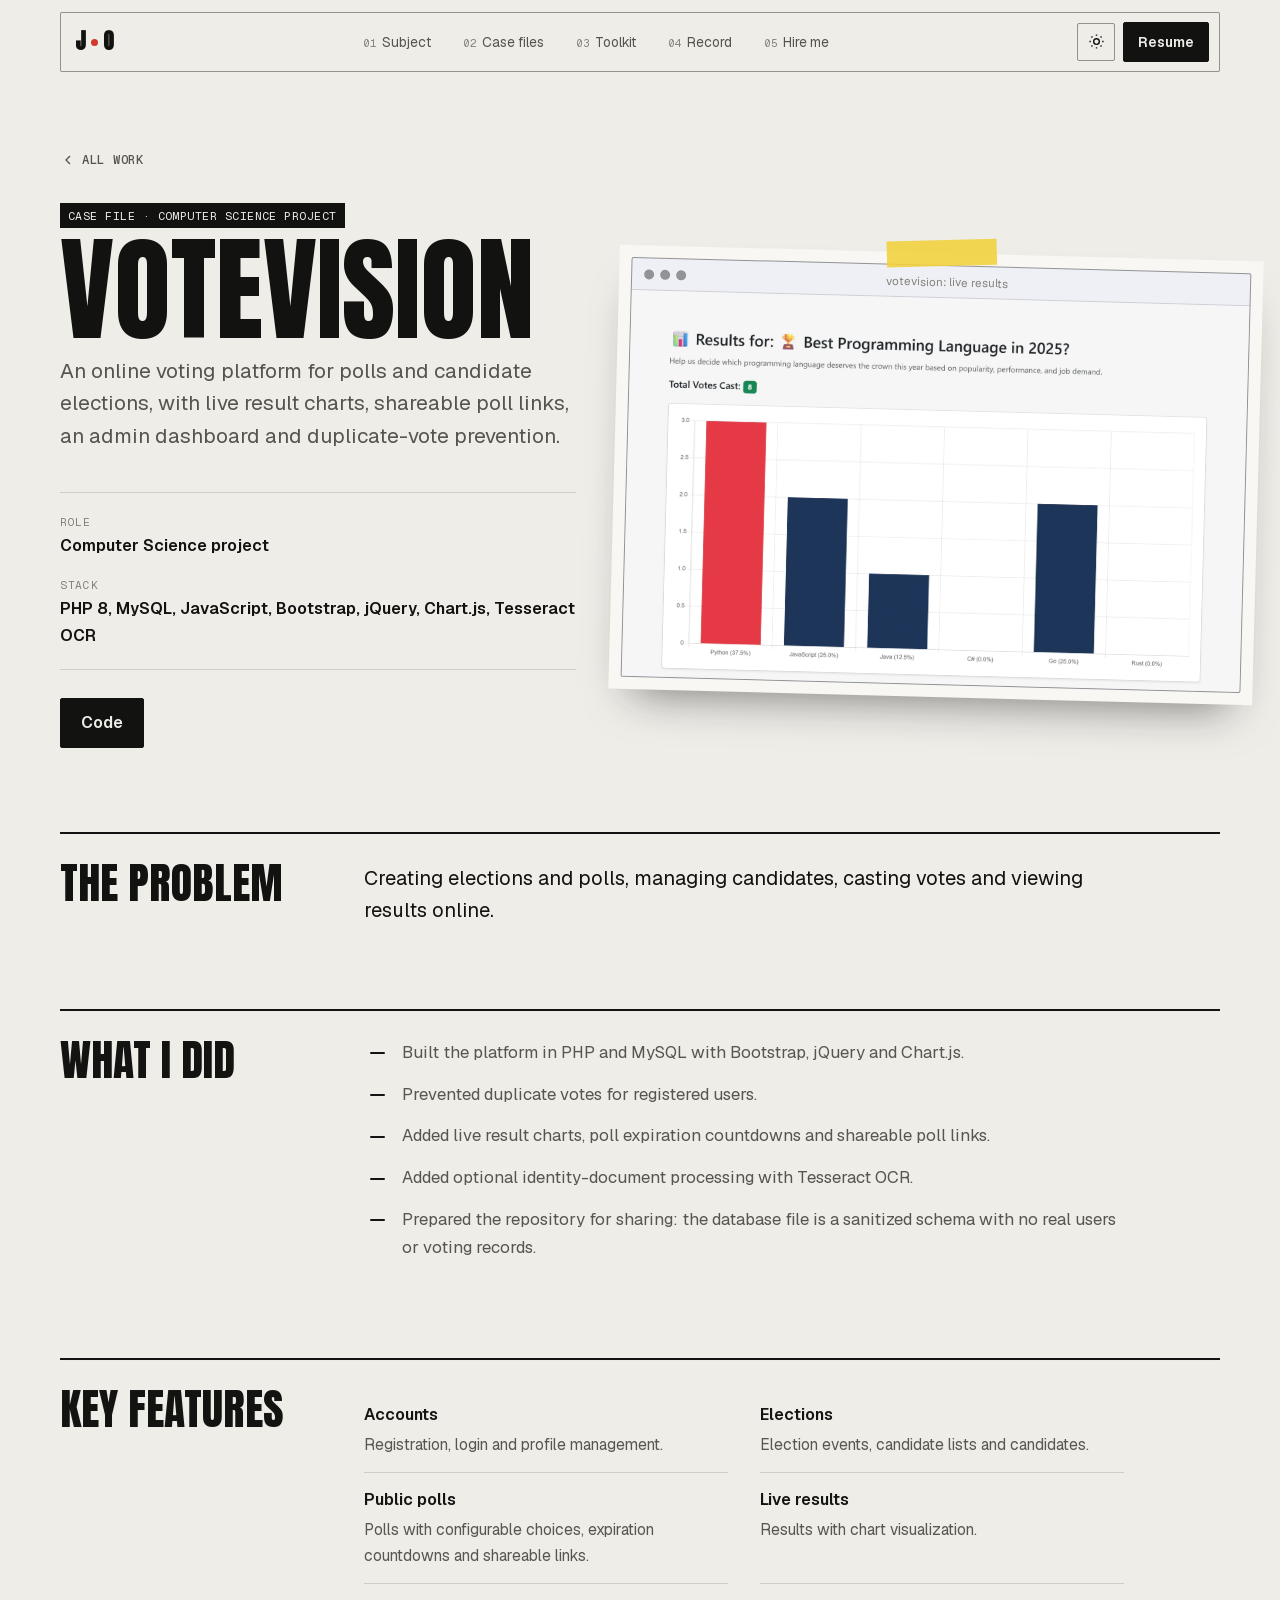
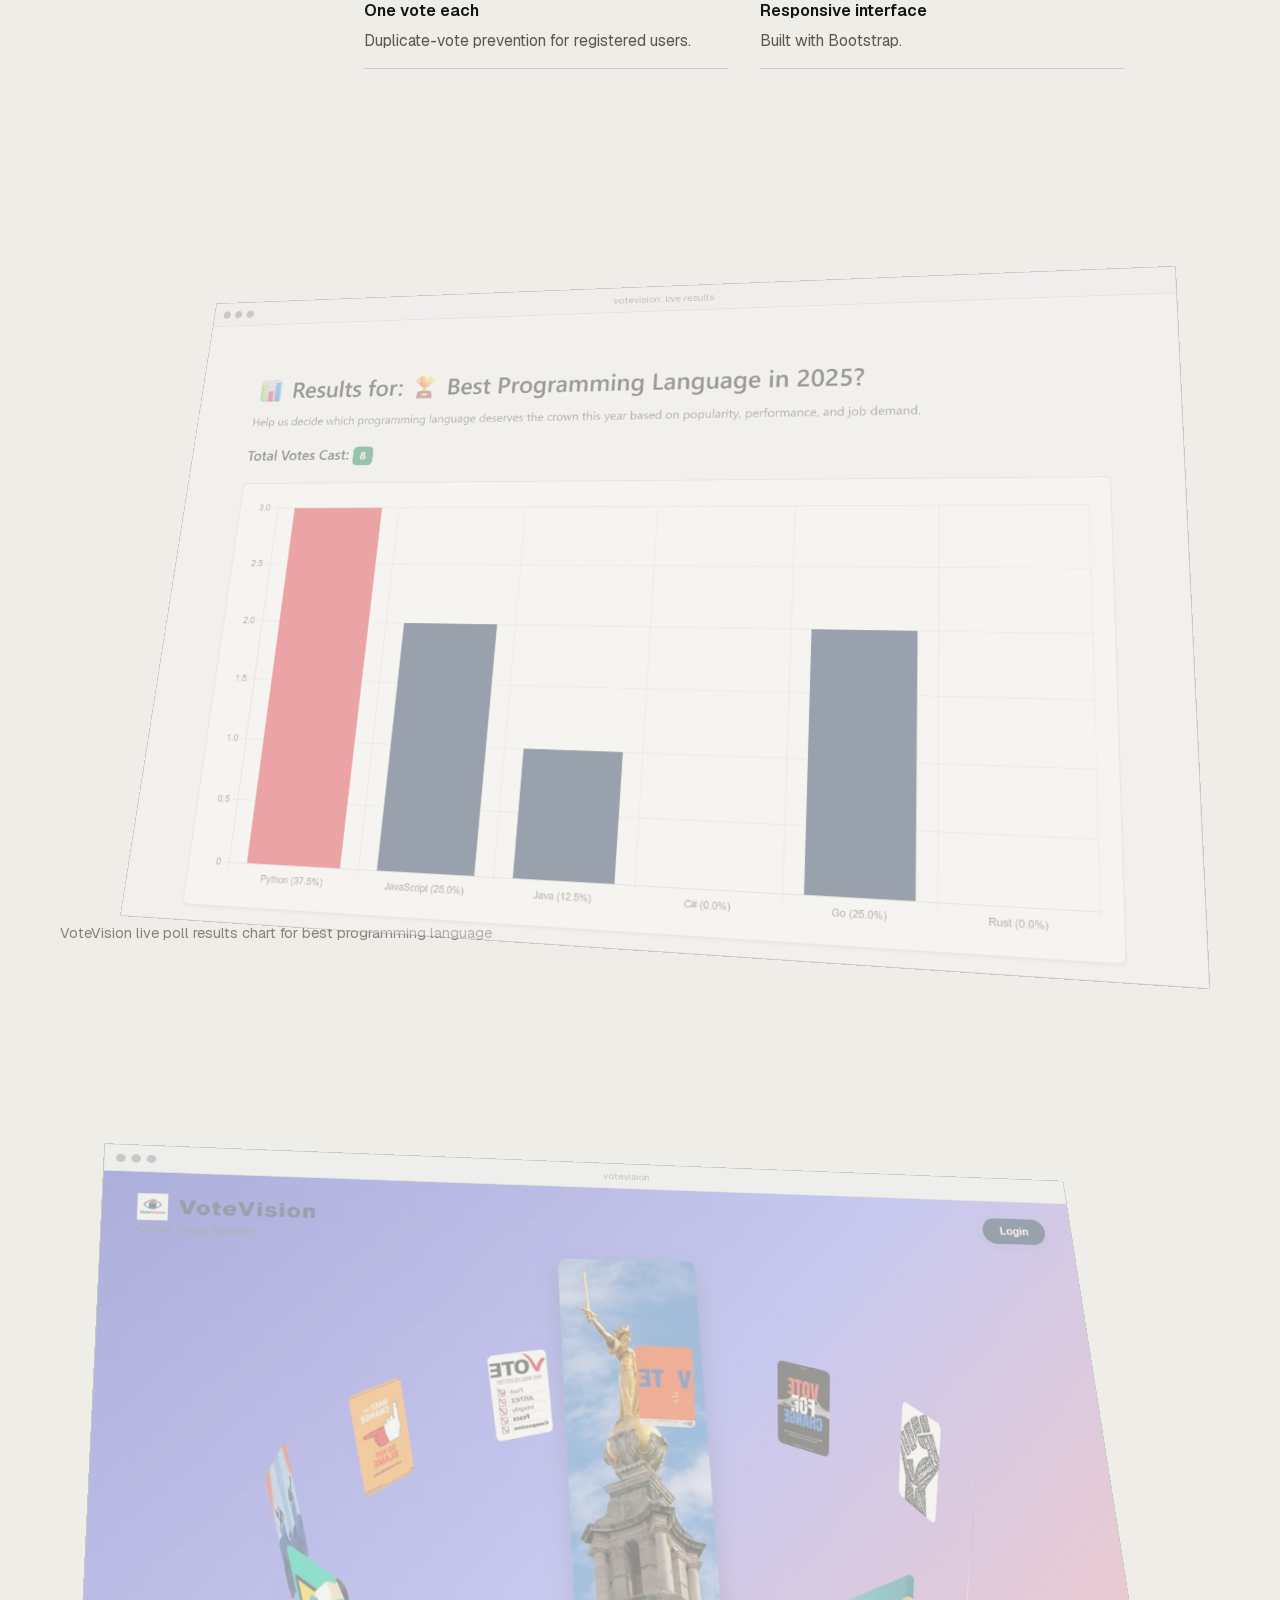
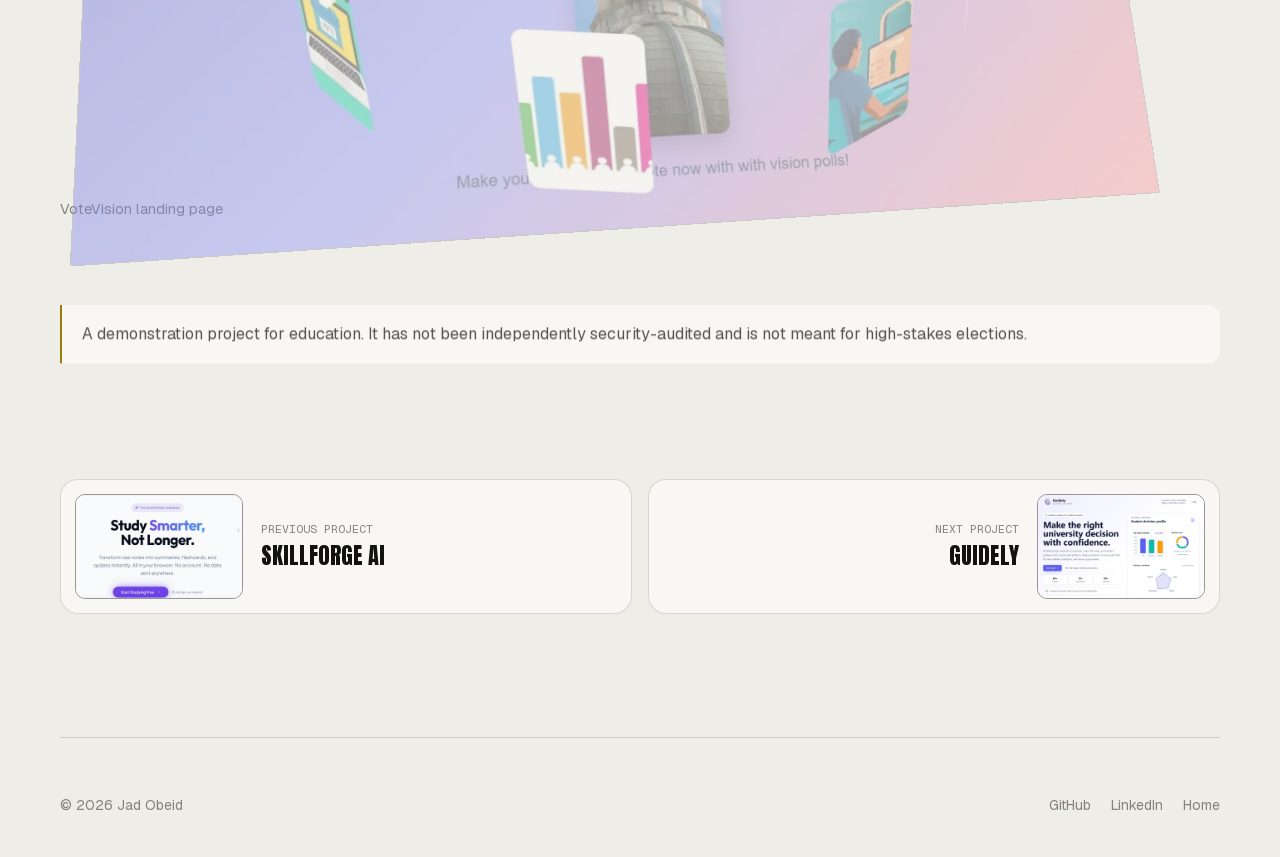
<file: work/votevision/index.html>
<!DOCTYPE html><html lang="en" data-theme="light"><head><meta charSet="utf-8"/><meta name="viewport" content="width=device-width, initial-scale=1"/><link rel="preload" href="/_next/static/media/797e433ab948586e-s.p.0r6juujl39pe6.woff2" as="font" crossorigin="" type="font/woff2"/><link rel="preload" href="/_next/static/media/7ebf22b5a21034f8-s.p.3j3877k49yy0l.woff2" as="font" crossorigin="" type="font/woff2"/><link rel="preload" href="/_next/static/media/9e9f04e3c37952ab-s.p.0pan85mumqyf3.woff2" as="font" crossorigin="" type="font/woff2"/><link rel="preload" href="/_next/static/media/a85fe84266768609-s.p.0h6ig86gwutp4.woff2" as="font" crossorigin="" type="font/woff2"/><link rel="preload" href="/_next/static/media/caa3a2e1cccd8315-s.p.0wgildi0cnwt9.woff2" as="font" crossorigin="" type="font/woff2"/><link rel="preload" href="/_next/static/media/e41d5df559864f9e-s.p.1g73gv09-xcb6.woff2" as="font" crossorigin="" type="font/woff2"/><link rel="preload" as="image" href="/assets/projects/votevision.webp"/><link rel="stylesheet" href="/_next/static/chunks/3j-5f44utjdcp.css" data-precedence="next"/><link rel="preload" as="script" fetchPriority="low" href="/_next/static/chunks/1ckvzn7sfprko.js"/><script src="/_next/static/chunks/1-nqmp1rl8kqt.js" async=""></script><script src="/_next/static/chunks/2gvu8dyrhibpa.js" async=""></script><script src="/_next/static/chunks/3zo13q3j-3u5e.js" async=""></script><script src="/_next/static/chunks/turbopack-3-ry682tkyiqk.js" async=""></script><script src="/_next/static/chunks/1m7boc07rb7u6.js" async=""></script><script src="/_next/static/chunks/3fet2su78zmkl.js" async=""></script><script src="/_next/static/chunks/10ikwyp0e4wzj.js" async=""></script><script src="/_next/static/chunks/3kp2mog7inr4v.js" async=""></script><meta name="theme-color" content="#efede8"/><title>VoteVision · Jad Obeid</title><meta name="description" content="An online voting platform for polls and candidate elections, with live result charts, shareable poll links, an admin dashboard and duplicate-vote prevention."/><link rel="canonical" href="https://jad-obeidd.github.io/work/votevision/"/><meta property="og:title" content="VoteVision · Jad Obeid"/><meta property="og:description" content="An online voting platform for polls and candidate elections, with live result charts, shareable poll links, an admin dashboard and duplicate-vote prevention."/><meta property="og:url" content="https://jad-obeidd.github.io/work/votevision/"/><meta property="og:image" content="https://jad-obeidd.github.io/assets/projects/votevision.webp"/><meta property="og:image:width" content="1600"/><meta property="og:image:height" content="1000"/><meta property="og:image:alt" content="VoteVision live poll results chart for best programming language"/><meta property="og:type" content="article"/><meta name="twitter:card" content="summary_large_image"/><meta name="twitter:title" content="VoteVision · Jad Obeid"/><meta name="twitter:description" content="An online voting platform for polls and candidate elections, with live result charts, shareable poll links, an admin dashboard and duplicate-vote prevention."/><meta name="twitter:image" content="https://jad-obeidd.github.io/assets/projects/votevision.webp"/><meta name="next-size-adjust" content=""/><link rel="icon" href="data:image/svg+xml,&lt;svg xmlns=&#x27;http://www.w3.org/2000/svg&#x27; viewBox=&#x27;0 0 100 100&#x27;&gt;&lt;defs&gt;&lt;linearGradient id=&#x27;g&#x27; x1=&#x27;0&#x27; y1=&#x27;0&#x27; x2=&#x27;1&#x27; y2=&#x27;1&#x27;&gt;&lt;stop offset=&#x27;0&#x27; stop-color=&#x27;%23111110&#x27;/&gt;&lt;stop offset=&#x27;1&#x27; stop-color=&#x27;%23111110&#x27;/&gt;&lt;/linearGradient&gt;&lt;/defs&gt;&lt;rect width=&#x27;100&#x27; height=&#x27;100&#x27; rx=&#x27;6&#x27; fill=&#x27;url(%23g)&#x27;/&gt;&lt;text x=&#x27;50&#x27; y=&#x27;66&#x27; font-family=&#x27;Arial&#x27; font-weight=&#x27;800&#x27; font-size=&#x27;44&#x27; fill=&#x27;%23f2d13b&#x27; text-anchor=&#x27;middle&#x27;&gt;JO&lt;/text&gt;&lt;/svg&gt;"/><script>(function(){var d=document.documentElement;try{var s=localStorage.getItem('theme');if(s)d.dataset.theme=s;}catch(e){}if(!matchMedia('(prefers-reduced-motion: reduce)').matches){d.classList.add('anim','motion');setTimeout(function(){if(!d.classList.contains('ready'))d.classList.remove('motion');},4000);try{if(location.pathname==='/'&&!location.hash&&!sessionStorage.getItem('jo-intro-seen')){sessionStorage.setItem('jo-intro-seen','1');d.classList.add('intro');var ev=['pointerdown','keydown','wheel','touchstart'],done=0,end=function(){if(done)return;done=1;ev.forEach(function(e){removeEventListener(e,skip,true)});},skip=function(){d.classList.add('intro-skip');end();setTimeout(function(){d.classList.remove('intro','intro-skip')},180)};ev.forEach(function(e){addEventListener(e,skip,{capture:true,passive:true})});var fin=function(){end();d.classList.remove('intro');removeEventListener('animationend',onEnd,true)},onEnd=function(e){if(e.animationName==='intro-out')fin()};addEventListener('animationend',onEnd,true);setTimeout(fin,2500);}}catch(e){}}})();</script><script type="application/ld+json">{"@context":"https://schema.org","@type":"Person","name":"Jad Obeid","jobTitle":"Full-Stack Developer","url":"https://jad-obeidd.github.io/","image":"https://jad-obeidd.github.io/assets/jad.jpg","email":"mailto:jad.4obeid@gmail.com","address":{"@type":"PostalAddress","addressLocality":"Tripoli","addressCountry":"LB"},"alumniOf":{"@type":"CollegeOrUniversity","name":"Lebanese International University"},"knowsAbout":["React","Next.js","TypeScript","Laravel","Node.js","MySQL","MongoDB","OpenAI API","NLP"],"sameAs":["https://github.com/jad-obeidd","https://www.linkedin.com/in/jad-obeid-dev"]}</script><script src="/_next/static/chunks/0cz1d0mv5g_q7.js" noModule=""></script></head><body class="u8MhCG_variable Yd1Xqa_variable -FipoW_variable AuOkkq_variable X_maza_variable"><div hidden=""><!--$--><!--/$--></div><div class="jo-intro" aria-hidden="true"><svg viewBox="0 0 150 100" width="150" height="100" fill="none"><defs><linearGradient id="jo-stroke" x1="0" y1="0" x2="1" y2="1"><stop offset="0" stop-color="#121211"></stop><stop offset="0.55" stop-color="#d4382b"></stop><stop offset="1" stop-color="#f2d13b"></stop></linearGradient></defs><path class="jo-j" pathLength="1" d="M30 16 H66 M54 16 V64 Q54 84 36 84 Q22 84 18 72"></path><path class="jo-o" pathLength="1" d="M108 16 C128 16 138 32 138 50 C138 68 128 84 108 84 C88 84 78 68 78 50 C78 32 88 16 108 16 Z"></path></svg></div><div class="bg" aria-hidden="true"><div class="bg-grid"></div><div class="blob b1"></div><div class="blob b2"></div><div class="blob b3"></div></div><a class="skip" href="#main">Skip to content</a><div class="cursor-glow" aria-hidden="true"></div><div class="progress" aria-hidden="true"></div><header class="nav"><div class="nav-inner"><a class="logo" aria-label="Jad Obeid – home" href="/"><span class="logo-jo">J<i aria-hidden="true"></i>O</span></a><nav id="menu" class="menu" aria-label="Main"><a href="/#about"><span class="n">0<!-- -->1</span>Subject</a><a href="/#work"><span class="n">0<!-- -->2</span>Case files</a><a href="/#skills"><span class="n">0<!-- -->3</span>Toolkit</a><a href="/#experience"><span class="n">0<!-- -->4</span>Record</a><a href="/#contact"><span class="n">0<!-- -->5</span>Hire me</a></nav><div class="nav-actions"><button type="button" class="icon-btn theme-btn" aria-label="Toggle light and dark theme"><svg class="sun" viewBox="0 0 24 24" width="17" height="17" fill="none" stroke="currentColor" stroke-width="2" aria-hidden="true"><circle cx="12" cy="12" r="4"></circle><path d="M12 2v2M12 20v2M4.9 4.9l1.4 1.4M17.7 17.7l1.4 1.4M2 12h2M20 12h2M4.9 19.1l1.4-1.4M17.7 6.3l1.4-1.4"></path></svg><svg class="moon" viewBox="0 0 24 24" width="17" height="17" fill="none" stroke="currentColor" stroke-width="2" aria-hidden="true"><path d="M21 12.8A9 9 0 1 1 11.2 3a7 7 0 0 0 9.8 9.8z"></path></svg></button><a href="/assets/Jad_Obeid_CV.pdf" class="btn sm primary nav-cv" download="">Resume</a><button type="button" class="icon-btn burger" aria-label="Open menu" aria-expanded="false" aria-controls="menu"><span></span><span></span></button></div></div></header><main id="main" class="cs"><header class="wrap cs-hero"><a class="cs-back" href="/#work"><svg viewBox="0 0 24 24" width="16" height="16" fill="none" stroke="currentColor" stroke-width="2" aria-hidden="true"><path d="M15 18l-6-6 6-6"></path></svg>All work</a><div class="cs-hero-grid"><div class="cs-hero-copy"><p class="cs-file mono" data-reveal="depth">Case file<!-- --> · <!-- -->Computer Science project</p><h1 data-reveal="depth">VoteVision</h1><p class="cs-summary" data-reveal="depth">An online voting platform for polls and candidate elections, with live result charts, shareable poll links, an admin dashboard and duplicate-vote prevention.</p><dl class="cs-meta" data-reveal="depth"><div><dt>Role</dt><dd>Computer Science project</dd></div><div class="cs-meta-stack"><dt>Stack</dt><dd>PHP 8, MySQL, JavaScript, Bootstrap, jQuery, Chart.js, Tesseract OCR</dd></div></dl><div class="cs-links" data-reveal="depth"><a href="https://github.com/jad-obeidd/VoteVision" target="_blank" rel="noopener" class="btn primary">Code</a></div></div><figure class="cs-cover" data-reveal="depth"><i class="tape" aria-hidden="true"></i><div class="browser cs-browser"><div class="browser-bar"><i></i><i></i><i></i><span>votevision: live results</span></div><div class="browser-view"><img alt="VoteVision live poll results chart for best programming language" width="1600" height="1000" decoding="async" data-nimg="1" style="color:transparent;aspect-ratio:1600 / 1000" src="/assets/projects/votevision.webp"/></div></div><figcaption class="sr-only">VoteVision live poll results chart for best programming language</figcaption></figure></div></header><div class="wrap cs-story"><section class="cs-block" data-reveal="depth"><h2>The problem</h2><div class="cs-block-body"><p class="cs-lead">Creating elections and polls, managing candidates, casting votes and viewing results online.</p></div></section><section class="cs-block" data-reveal="depth"><h2>What I did</h2><div class="cs-block-body"><ol class="cs-did"><li>Built the platform in PHP and MySQL with Bootstrap, jQuery and Chart.js.</li><li>Prevented duplicate votes for registered users.</li><li>Added live result charts, poll expiration countdowns and shareable poll links.</li><li>Added optional identity-document processing with Tesseract OCR.</li><li>Prepared the repository for sharing: the database file is a sanitized schema with no real users or voting records.</li></ol></div></section><section class="cs-block" data-reveal="depth"><h2>Key features</h2><div class="cs-block-body"><dl class="cs-features"><div><dt>Accounts</dt><dd>Registration, login and profile management.</dd></div><div><dt>Elections</dt><dd>Election events, candidate lists and candidates.</dd></div><div><dt>Public polls</dt><dd>Polls with configurable choices, expiration countdowns and shareable links.</dd></div><div><dt>Live results</dt><dd>Results with chart visualization.</dd></div><div><dt>One vote each</dt><dd>Duplicate-vote prevention for registered users.</dd></div><div><dt>Responsive interface</dt><dd>Built with Bootstrap.</dd></div></dl></div></section></div><section class="wrap cs-gallery" aria-label="Screenshots"><figure class="cs-shot"><button type="button" class="cs-screen" data-cursor="View" aria-haspopup="dialog" aria-label="View full size: VoteVision live poll results chart for best programming language"><div class="browser cs-browser"><div class="browser-bar"><i></i><i></i><i></i><span>votevision: live results</span></div><div class="browser-view"><img alt="VoteVision live poll results chart for best programming language" loading="lazy" width="1600" height="1000" decoding="async" data-nimg="1" style="color:transparent;aspect-ratio:1600 / 1000" src="/assets/projects/votevision.webp"/></div></div></button><figcaption>VoteVision live poll results chart for best programming language</figcaption></figure><figure class="cs-shot"><button type="button" class="cs-screen" data-cursor="View" aria-haspopup="dialog" aria-label="View full size: VoteVision landing page"><div class="browser cs-browser"><div class="browser-bar"><i></i><i></i><i></i><span>votevision</span></div><div class="browser-view"><img alt="VoteVision landing page" loading="lazy" width="1280" height="800" decoding="async" data-nimg="1" style="color:transparent;aspect-ratio:1280 / 800" src="/assets/projects/votevision-home.webp"/></div></div></button><figcaption>VoteVision landing page</figcaption></figure></section><div class="wrap cs-story"><p class="cs-note" data-reveal="true">A demonstration project for education. It has not been independently security-audited and is not meant for high-stakes elections.</p></div><nav class="wrap cs-pager" aria-label="More projects"><a class="cs-pager-link is-prev" href="/work/skillforge-ai/"><span class="cs-pager-thumb" aria-hidden="true"><img src="/assets/projects/skillforge.webp" alt="" width="1600" height="1000" loading="lazy" decoding="async"/></span><span class="cs-pager-text"><span class="cs-pager-dir">Previous project</span><span class="cs-pager-title">SkillForge AI</span></span></a><a class="cs-pager-link is-next" href="/work/guidely/"><span class="cs-pager-thumb" aria-hidden="true"><img src="/assets/projects/guidely.webp" alt="" width="1600" height="1000" loading="lazy" decoding="async"/></span><span class="cs-pager-text"><span class="cs-pager-dir">Next project</span><span class="cs-pager-title">Guidely</span></span></a></nav></main><footer class="wrap footer"><p>© <!-- -->2026<!-- --> Jad Obeid</p><p class="foot-links"><a href="https://github.com/jad-obeidd" target="_blank" rel="noopener">GitHub</a><a href="https://www.linkedin.com/in/jad-obeid-dev" target="_blank" rel="noopener">LinkedIn</a><a href="/">Home</a></p></footer><!--$--><!--/$--><div class="page-wipe" aria-hidden="true"></div><script id="_R_">(globalThis["TURBOPACK"] || (globalThis["TURBOPACK"] = [])).push({"otherChunks":["static/chunks/1ckvzn7sfprko.js","static/chunks/1-nqmp1rl8kqt.js","static/chunks/2gvu8dyrhibpa.js","static/chunks/3zo13q3j-3u5e.js"],"runtimeModuleIds":[94553]});</script><script src="/_next/static/chunks/1ckvzn7sfprko.js" async=""></script><script>(self.__next_f=self.__next_f||[]).push([0])</script><script>self.__next_f.push([1,"1:\"$Sreact.fragment\"\n3:\"/_next/static/chunks/1m7boc07rb7u6.js\"\n4:\"/_next/static/chunks/3fet2su78zmkl.js\"\n5:I[47420,[\"$3\",\"$4\"],\"default\"]\n16:I[68027,[\"$3\",\"$4\"],\"default\",1]\n:HL[\"/_next/static/chunks/3j-5f44utjdcp.css\",\"style\"]\n:HL[\"/_next/static/media/797e433ab948586e-s.p.0r6juujl39pe6.woff2\",\"font\",{\"crossOrigin\":\"\",\"type\":\"font/woff2\"}]\n:HL[\"/_next/static/media/7ebf22b5a21034f8-s.p.3j3877k49yy0l.woff2\",\"font\",{\"crossOrigin\":\"\",\"type\":\"font/woff2\"}]\n:HL[\"/_next/static/media/9e9f04e3c37952ab-s.p.0pan85mumqyf3.woff2\",\"font\",{\"crossOrigin\":\"\",\"type\":\"font/woff2\"}]\n:HL[\"/_next/static/media/a85fe84266768609-s.p.0h6ig86gwutp4.woff2\",\"font\",{\"crossOrigin\":\"\",\"type\":\"font/woff2\"}]\n:HL[\"/_next/static/media/caa3a2e1cccd8315-s.p.0wgildi0cnwt9.woff2\",\"font\",{\"crossOrigin\":\"\",\"type\":\"font/woff2\"}]\n:HL[\"/_next/static/media/e41d5df559864f9e-s.p.1g73gv09-xcb6.woff2\",\"font\",{\"crossOrigin\":\"\",\"type\":\"font/woff2\"}]\n2:T426,(function(){var d=document.documentElement;try{var s=localStorage.getItem('theme');if(s)d.dataset.theme=s;}catch(e){}if(!matchMedia('(prefers-reduced-motion: reduce)').matches){d.classList.add('anim','motion');setTimeout(function(){if(!d.classList.contains('ready'))d.classList.remove('motion');},4000);try{if(location.pathname==='/'\u0026\u0026!location.hash\u0026\u0026!sessionStorage.getItem('jo-intro-seen')){sessionStorage.setItem('jo-intro-seen','1');d.classList.add('intro');var ev=['pointerdown','keydown','wheel','touchstart'],done=0,end=function(){if(done)return;done=1;ev.forEach(function(e){removeEventListener(e,skip,true)});},skip=function(){d.classList.add('intro-skip');end();setTimeout(function(){d.classList.remove('intro','intro-skip')},180)};ev.forEach(function(e){addEventListener(e,skip,{capture:true,passive:true})});var fin=function(){end();d.classList.remove('intro');removeEventListener('animationend',onEnd,true)},onEnd=function(e){if(e.animationName==='intro-out')fin()};addEventListener('animationend',onEnd,true);setTimeout(fin,2500);}}catch(e){}}})();10:X\n13:[[\"children\",{\"s\":\"__PAGE__\",\"h\":512,\"d\":{\"r\":\"$L14\",\"p\":false,\"v\":null}}]]\n11:[[\"children\",{\"s\":{\"n\":\"slug\",\"t\":\"d\",\"k\":\"votevision\",\"s\":[]},\"h\":66048,\"d\":{\"r\":\"$L12\",\"p\":false,\"v\":\"$10\"},\"c\":\"$Q13\"}]]\ne:[[\"children\",{\"s\":\"work\",\"h\":131584,\"d\":{\"r\":\"$Lf\",\"p\":false,\"v\":\"$10\"},\"c\":\"$Q11\"}]]\n0:{\"P\":null,\"c\":[\"\",\"work\",\"votevision\",\"\"],\"q\":\"\",\"i\":false,\"t\":{\"t\":{\"s\":\"\",\"h\":131600,\"d\":{\"r\":[\"$\",\"$1\",\"c\",{\"children\":[[[\"$\",\"link\",\"0\",{\"rel\":\"stylesheet\",\"href\":\"/_next/static/chunks/3j-5f44utjdcp.css\",\"precedence\":\"next\",\"crossOrigin\":\"$undefined\",\"nonce\":\"$undefined\"}],[\"$\",\"script\",\"script-0\",{\"src\":\"/_next/static/chunks/1m7boc07rb7u6.js\",\"async\":true,\"nonce\":\"$undefined\"}],[\"$\",\"script\",\"script-1\",{\"src\":\"/_next/static/chunks/3fet2su78zmkl.js\",\"async\":true,\"nonce\":\"$undefined\"}]],[\"$\",\"html\",null,{\"lang\":\"en\",\"data-theme\":\"light\",\"suppressHydrationWarning\":true,\"children\":[[\"$\",\"head\",null,{\"children\":[[\"$\",\"link\",null,{\"rel\":\"icon\",\"href\":\"data:image/svg+xml,\u003csvg xmlns='http://www.w3.org/2000/svg' viewBox='0 0 100 100'\u003e\u003cdefs\u003e\u003clinearGradient id='g' x1='0' y1='0' x2='1' y2='1'\u003e\u003cstop offset='0' stop-color='%23111110'/\u003e\u003cstop offset='1' stop-color='%23111110'/\u003e\u003c/linearGradient\u003e\u003c/defs\u003e\u003crect width='100' height='100' rx='6' fill='url(%23g)'/\u003e\u003ctext x='50' y='66' font-family='Arial' font-weight='800' font-size='44' fill='%23f2d13b' text-anchor='middle'\u003eJO\u003c/text\u003e\u003c/svg\u003e\"}],[\"$\",\"script\",null,{\"dangerouslySetInnerHTML\":{\"__html\":\"$2\"}}],[\"$\",\"script\",null,{\"type\":\"application/ld+json\",\"dangerouslySetInnerHTML\":{\"__html\":\"{\\\"@context\\\":\\\"https://schema.org\\\",\\\"@type\\\":\\\"Person\\\",\\\"name\\\":\\\"Jad Obeid\\\",\\\"jobTitle\\\":\\\"Full-Stack Developer\\\",\\\"url\\\":\\\"https://jad-obeidd.github.io/\\\",\\\"image\\\":\\\"https://jad-obeidd.github.io/assets/jad.jpg\\\",\\\"email\\\":\\\"mailto:jad.4obeid@gmail.com\\\",\\\"address\\\":{\\\"@type\\\":\\\"PostalAddress\\\",\\\"addressLocality\\\":\\\"Tripoli\\\",\\\"addressCountry\\\":\\\"LB\\\"},\\\"alumniOf\\\":{\\\"@type\\\":\\\"CollegeOrUniversity\\\",\\\"name\\\":\\\"Lebanese International University\\\"},\\\"knowsAbout\\\":[\\\"React\\\",\\\"Next.js\\\",\\\"TypeScript\\\",\\\"Laravel\\\",\\\"Node.js\\\",\\\"MySQL\\\",\\\"MongoDB\\\",\\\"OpenAI API\\\",\\\"NLP\\\"],\\\"sameAs\\\":[\\\"https://github.com/jad-obeidd\\\",\\\"https://www.linkedin.com/in/jad-obeid-dev\\\"]}\"}}]]}],[\"$\",\"body\",null,{\"className\":\"u8MhCG_variable Yd1Xqa_variable -FipoW_variable AuOkkq_variable X_maza_variable\",\"children\":[[\"$\",\"div\",null,{\"className\":\"jo-intro\",\"aria-hidden\":\"true\",\"children\":[\"$\",\"svg\",null,{\"viewBox\":\"0 0 150 100\",\"width\":\"150\",\"height\":\"100\",\"fill\":\"none\",\"children\":[[\"$\",\"defs\",null,{\"children\":[\"$\",\"linearGradient\",null,{\"id\":\"jo-stroke\",\"x1\":\"0\",\"y1\":\"0\",\"x2\":\"1\",\"y2\":\"1\",\"children\":[[\"$\",\"stop\",null,{\"offset\":\"0\",\"stopColor\":\"#121211\"}],[\"$\",\"stop\",null,{\"offset\":\"0.55\",\"stopColor\":\"#d4382b\"}],[\"$\",\"stop\",null,{\"offset\":\"1\",\"stopColor\":\"#f2d13b\"}]]}]}],[\"$\",\"path\",null,{\"className\":\"jo-j\",\"pathLength\":1,\"d\":\"M30 16 H66 M54 16 V64 Q54 84 36 84 Q22 84 18 72\"}],[\"$\",\"path\",null,{\"className\":\"jo-o\",\"pathLength\":1,\"d\":\"M108 16 C128 16 138 32 138 50 C138 68 128 84 108 84 C88 84 78 68 78 50 C78 32 88 16 108 16 Z\"}]]}]}],[\"$\",\"$L5\",null,{}],[\"$\",\"div\",null,{\"className\":\"bg\",\"aria-hidden\":\"true\",\"children\":[[\"$\",\"div\",null,{\"className\":\"bg-grid\"}],\"$L6\",\"$L7\",\"$L8\"]}],\"$L9\",\"$La\",\"$Lb\",\"$Lc\",\"$Ld\"]}]]}]]}],\"p\":false,\"v\":null},\"c\":\"$Qe\"},\"h\":{\"r\":\"$L15\",\"p\":false,\"v\":null}},\"m\":\"$undefined\",\"G\":[\"$16\",[\"$L17\"]],\"S\":true,\"r\":\"$undefined\",\"s\":\"$undefined\",\"a\":\"$undefined\",\"l\":\"$undefined\",\"p\":\"$undefined\",\"d\":\"$undefined\",\"b\":\"tlfYIPIs19mstZLo6NQLG\"}\n18:I[71606,[\"$3\",\"$4\"],\"default\"]\n19:I[39756,[\"$3\",\"$4\"],\"default\"]\n1a:I[37457,[\"$3\",\"$4\"],\"default\"]\n1b:I[66357,[\"$3\",\"$4\"],\"default\"]\n1c:I[44805,[\"$3\",\"$4\"],\"default\"]\n1e:I[97367,[\"$3\",\"$4\"],\"OutletBoundary\"]\n1f:\"$Sreact.suspense\"\n21:\"ViewportBoundary\"\n22:I[97367,[\"$3\",\"$4\"],\"$21\"]\n24:\"MetadataBoundary\"\n25:I[97367,[\"$3\",\"$4\"],\"$24\"]\n6:[\"$\",\"div\",null,{\"className\":\"blob b1\"}]\n7:[\"$\",\"div\",null,{\"className\":\"blob b2\"}]\n8:[\"$\",\"div\",null,{\"className\":\"blob b3\"}]\n9:[\"$\",\"a\",null,{\"className\":\"skip\",\"href\":\"#main\",\"children\":\"Skip to content\"}]\na:[\"$\",\"$L18\",null,{}]\nb:[\"$\",\"$L19\",null,{\"parallelRouterKey\":\"children\",\"error\":\"$undefined\",\"errorStyles\":\"$undefined\",\"errorScripts\":\"$undefined\",\"template\":[\"$\",\"$L1a\",null,{}],\"templateStyles\":\"$undefined\",\"templateScripts\":\"$undefined\",\"notFound\":[[[\"$\",\"title\",null,{\"children\":\"404: This page could not be found.\"}],[\"$\",\"div\",null,{\"style\":{\"fontFamily\":\"system-ui,\\\"Segoe UI\\\",Roboto,Helvetica,Arial,sans-serif,\\\"Apple Color Emoji\\\",\\\"Segoe UI Emoji\\\"\",\"height\":\"100vh\",\"textAlign\":\"center\",\"display\":\"flex\",\"flexDirection\":\"column\",\"alignItems\":\"center\",\"justifyContent\":\"center\"},\"children\":[\"$\",\"div\",null,{\"children\":[[\"$\",\"style\",null,{\"dangerouslySetInnerHTML\":{\"__html\":\"body{color:#000;background:#fff;margin:0}.next-error-h1{border-right:1px solid rgba(0,0,0,.3)}@media (prefers-color-scheme:dark){body{color:#fff;background:#000}.next-error-h1{border-right:1px solid rgba(255,255,255,.3)}}\"}}],[\"$\",\"h1\",null,{\"className\":\"next-error-h1\",\"style\":{\"display\":\"inline-block\",\"margin\":\"0 20px 0 0\",\"padding\":\"0 23px 0 0\",\"fontSize\":24,\"fontWeight\":500,\"verticalAlign\":\"top\",\"lineHeight\":\"49px\"},\"children\":404}],[\"$\",\"div\",null,{\"style\":{\"display\":\"inline-block\"},\"children\":[\"$\",\"h2\",null,{\"style\":{\"fontSize\":14,\"fontWeight\":400,\"lineHeight\":\"49px\",\"margin\":0},\"children\":\"This page could not be found.\"}]}]]}]}]],[]],\"forbidden\":\"$undefined\",\"unauthorized\":\"$undefined\"}]\nc:[\"$\",\"$L1b\",null,{}]\nd:[\"$\",\"$L1c\",null,{}]\nf:[\"$\",\"$1\",\"c\",{\"children\":[null,[\"$\",\"$L19\",null,{\"parallelRouterKey\":\"children\",\"error\":\"$undefined\",\"errorStyles\":\"$undefined\",\"errorScripts\":\"$undefined\",\"template\":[\"$\",\"$L1a\",null,{}],\"templateStyles\":\"$undefined\",\"templateScripts\":\"$undefined\",\"notFound\":\"$undefined\",\"forbidden\":\"$undefined\",\"unauthorized\":\"$undefined\"}]]}]\n12:[\"$\",\"$1\",\"c\",{\"children\":[null,[\"$\",\"$L19\",null,{\"parallelRouterKey\":\"children\",\"error\":\"$undefined\",\"errorStyles\":\"$undefined\",\"errorScripts\":\"$undefined\",\"template\":[\"$\",\"$L1a\",null,{}],\"templateStyles\":\"$undefined\",\"templateScripts\":\"$undefined\",\"notFound\":\"$undefined\",\"forbidden\":\"$undefined\",\"unauthorized\":\"$undefined\"}]]}]\n14:[\"$\",\"$1\",\"c\",{\"children\":[\"$L1d\",[[\"$\",\"script\",\"script-0\",{\"src\":\"/_next/static/chunks/10ikwyp0e4wzj.js\",\"async\":true,\"nonce\":\"$undefined\"}],[\"$\",\"script\",\"script-1\",{\"src\":\"/_next/static/chunks/3kp2mog7inr4v.js\",\"async\":true,\"nonce\":\"$undefined\"}]],[\"$\",\"$L1e\",null,{\"children\":[\"$\",\"$1f\",null,{\"name\":\"Next.MetadataOutlet\",\"children\":\"$@20\"}]}]]}]\n15:[\"$\",\"$1\",\"h\",{\"children\":[null,[\"$\",\"$L22\",null,{\"children\":\"$L23\"}],[\"$\",\"$L25\",null,{\"children\":[[\"$\",\"div\",null,{\"hidden\":true,\"children\":[\"$\",\"$1f\",null,{\"name\":\"Next.Metadata\",\"children\":\"$L26\"}]}],null]}],[\"$\",\"meta\",null,{\"name\":\"next-size-adjust\",\"content\":\"\"}]]}]\n17:[\"$\",\"link\",\"0\",{\"rel\":\"stylesheet\",\"href\":\"/_next/static/chunks/3j-5f44utjdcp.css\",\"precedence\":\"next\",\"crossOrigin\":\"$undefined\",\"nonce\":\"$undefined\"}]\n27:\"/_next/static/chunks/10ikwyp0e4wzj.js\"\n28:\"/_next/static/chunks/3kp2mog7inr4v.js\"\n29:I[25878,[\"$3\",\"$4\",\"$27\",\"$28\"],\"default\"]\n10:C\n1d:[\"$\",\"$L29\",null,{\"study\":{\"slug\":\"votevision\",\"accent\":\"#f59e0b\",\"title\":\"VoteVision\",\"summary\":\"An online voting platform for polls and candidate elections, with live result charts, shareable poll links, an admin dashboard and duplicate-vote prevention.\",\"role\":\"Computer Science project\",\"stack\":[\"PHP 8\",\"MySQL\",\"JavaScript\",\"Bootstrap\",\"jQuery\",\"Chart.js\",\"Tesseract OCR\"],\"problem\":\"Creating elections and polls, managing candidates, casting votes and viewing results online.\",\"did\":[\"Built the platform in PHP and MySQL with Bootstrap, jQuery and Chart.js.\",\"Prevented duplicate votes for registered users.\",\"Added live result charts, poll expiration countdowns and shareable poll links.\",\"Added optional identity-document processing with Tesseract OCR.\",\"Prepared the repository for sharing: the database file is a sanitized schema with no real users or voting records.\"],\"features\":[{\"title\":\"Accounts\",\"text\":\"Registration, login and profile management.\"},{\"title\":\"Elections\",\"text\":\"Election events, candidate lists and candidates.\"},{\"title\":\"Public polls\",\"text\":\"Polls with configurable choices, expiration countdowns and shareable links.\"},{\"title\":\"Live results\",\"text\":\"Results with chart visualization.\"},{\"title\":\"One vote each\",\"text\":\"Duplicate-vote prevention for registered users.\"},{\"title\":\"Responsive interface\",\"text\":\"Built with Bootstrap.\"}],\"shots\":[{\"src\":\"/assets/projects/votevision.webp\",\"width\":1600,\"height\":1000,\"alt\":\"VoteVision live poll results chart for best programming language\",\"bar\":\"votevision: live results\"},{\"src\":\"/assets/projects/votevision-home.webp\",\"width\":1280,\"height\":800,\"alt\":\"VoteVision landing page\",\"bar\":\"votevision\"}],\"note\":\"A demonstration project for education. It has not been independently security-audited and is not meant for high-stakes elections.\",\"links\":[{\"href\":\"https://github.com/jad-obeidd/VoteVision\",\"label\":\"Code\",\"primary\":true}]},\"prev\":{\"slug\":\"skillforge-ai\",\"accent\":\"#c084fc\",\"title\":\"SkillForge AI\",\"summary\":\"Turns study notes into summaries, flashcards, quizzes and personalized roadmaps.\",\"role\":\"Hackathon entry\",\"year\":\"2026\",\"stack\":[\"React\",\"TypeScript\",\"Vite\",\"Tailwind\",\"Generative AI\"],\"problem\":\"Turning study notes into summaries, flashcards, quizzes and personalized roadmaps.\",\"did\":[\"Built SkillForge AI at the Kanz AI Training Hackathon, a Guinness World Records™ event.\",\"Used React, TypeScript, Vite and Tailwind, with generative AI for the study tools.\"],\"features\":[{\"title\":\"Summaries\"},{\"title\":\"Flashcards\"},{\"title\":\"Quizzes\"},{\"title\":\"Personalized roadmaps\"}],\"shots\":[{\"src\":\"/assets/projects/skillforge.webp\",\"width\":1600,\"height\":1000,\"alt\":\"SkillForge AI landing page: Study Smarter, Not Longer\",\"bar\":\"skillforge: study smarter\"}],\"outcome\":[\"Rated Gold at the Kanz AI Training Hackathon.\",\"Part of the Guinness World Records™ event for the most participants in an AI video lesson: 14,075 people, with Kanz and the Saudi Ministry of Human Resources and Social Development (July 2026).\"],\"links\":[{\"href\":\"https://try.ka.nz/ai/jadobeid\",\"label\":\"Showcase\",\"primary\":true}]},\"next\":{\"slug\":\"guidely\",\"accent\":\"#8b93ff\",\"title\":\"Guidely\",\"summary\":\"A university-major guidance platform helping Lebanese students choose a major with local market data, a two-level scoring engine and mentor matching.\",\"role\":\"Frontend team lead, team of 7\",\"year\":\"2026\",\"stack\":[\"Next.js 14\",\"Tailwind\",\"React Query\",\"Zustand\",\"Laravel 11\",\"MySQL\",\"Redis\"],\"problem\":\"Helping Lebanese students choose a university major.\",\"did\":[\"Led the frontend of a 7-member team.\",\"Owned the design system, component architecture and admin panel CRUD.\",\"Built the majors page, search, pagination and the quiz flow.\",\"Coordinated against the shared Laravel API contract with the backend team.\"],\"features\":[{\"title\":\"Two-level scoring engine\"},{\"title\":\"Local market data\"},{\"title\":\"Mentor matching\"},{\"title\":\"Quiz flow\"},{\"title\":\"Majors page\",\"text\":\"With search and pagination.\"},{\"title\":\"Admin panel\",\"text\":\"With CRUD.\"}],\"shots\":[{\"src\":\"/assets/projects/guidely.webp\",\"width\":1600,\"height\":1000,\"alt\":\"Guidely landing page showing major matches, decision mix chart and guidance readiness radar\",\"bar\":\"guidely-six.vercel.app\"}],\"outcome\":[\"Shipped in 37 days with a 7-person cross-functional team.\"],\"links\":[{\"href\":\"https://guidely-six.vercel.app\",\"label\":\"Live demo\",\"primary\":true},{\"href\":\"https://github.com/hadi-chebbo/Guidely\",\"label\":\"Code\"}]}}]\n23:[[\"$\",\"meta\",\"0\",{\"charSet\":\"utf-8\"}],[\"$\",\"meta\",\"1\",{\"name\":\"viewport\",\"content\":\"width=device-width, initial-scale=1\"}],[\"$\",\"meta\",\"2\",{\"name\":\"theme-color\",\"content\":\"#efede8\"}]]\n20:null\n26:[[\"$\",\"title\",\"0\",{\"children\":\"VoteVision · Jad Obeid\"}],[\"$\",\"meta\",\"1\",{\"name\":\"description\",\"content\":\"An online voting platform for polls and candidate elections, with live result charts, shareable poll links, an admin dashboard and duplicate-vote prevention.\"}],[\"$\",\"link\",\"2\",{\"rel\":\"canonical\",\"href\":\"https://jad-obeidd.github.io/work/votevision/\"}],[\"$\",\"meta\",\"3\",{\"property\":\"og:title\",\"content\":\"VoteVision · Jad Obeid\"}],[\"$\",\"meta\",\"4\",{\"property\":\"og:description\",\"content\":\"An online voting platform for polls and candidate elections, with live result charts, shareable poll links, an admin dashboard and duplicate-vote prevention.\"}],[\"$\",\"meta\",\"5\",{\"property\":\"og:url\",\"content\":\"https://jad-obeidd.github.io/work/votevision/\"}],[\"$\",\"meta\",\"6\",{\"property\":\"og:image\",\"content\":\"https://jad-obeidd.github.io/assets/projects/votevision.webp\"}],[\"$\",\"meta\",\"7\",{\"property\":\"og:image:width\",\"content\":\"1600\"}],[\"$\",\"meta\",\"8\",{\"property\":\"og:image:height\",\"content\":\"1000\"}],[\"$\",\"meta\",\"9\",{\"property\":\"og:image:alt\",\"content\":\"VoteVision live poll results chart for best programming language\"}],[\"$\",\"meta\",\"10\",{\"property\":\"og:type\",\"content\":\"article\"}],[\"$\",\"meta\",\"11\",{\"name\":\"twitter:card\",\"content\":\"summary_large_image\"}],[\"$\",\"meta\",\"12\",{\"name\":\"twitter:title\",\"content\":\"VoteVision · Jad Obeid\"}],[\"$\",\"meta\",\"13\",{\"name\":\"twitter:description\",\"content\":\"An online voting platform for polls and candidate elections, with live result charts, shareable poll links, an admin dashboard and duplicate-vote prevention.\"}],[\"$\",\"meta\",\"14\",{\"name\":\"twitter:image\",\"content\":\"https://jad-obeidd.github.io/assets/projects/votevision.webp\"}]]\n"])</script></body></html>
</file>
<file: _next/static/chunks/3j-5f44utjdcp.css>
@font-face{font-family:Geist;font-style:normal;font-weight:100 900;font-display:swap;src:url(../media/fef07dbb0973bf53-s.3p2_lha1f2xer.woff2)format("woff2");unicode-range:U+460-52F,U+1C80-1C8A,U+20B4,U+2DE0-2DFF,U+A640-A69F,U+FE2E-FE2F}@font-face{font-family:Geist;font-style:normal;font-weight:100 900;font-display:swap;src:url(../media/8a480f0b521d4e75-s.1qq4vpdcun5oj.woff2)format("woff2");unicode-range:U+301,U+400-45F,U+490-491,U+4B0-4B1,U+2116}@font-face{font-family:Geist;font-style:normal;font-weight:100 900;font-display:swap;src:url(../media/53b9e256198e5412-s.390ncx5urfkfu.woff2)format("woff2");unicode-range:U+102-103,U+110-111,U+128-129,U+168-169,U+1A0-1A1,U+1AF-1B0,U+300-301,U+303-304,U+308-309,U+323,U+329,U+1EA0-1EF9,U+20AB}@font-face{font-family:Geist;font-style:normal;font-weight:100 900;font-display:swap;src:url(../media/7178b3e590c64307-s.21jp631_3pja2.woff2)format("woff2");unicode-range:U+100-2BA,U+2BD-2C5,U+2C7-2CC,U+2CE-2D7,U+2DD-2FF,U+304,U+308,U+329,U+1D00-1DBF,U+1E00-1E9F,U+1EF2-1EFF,U+2020,U+20A0-20AB,U+20AD-20C4,U+2113,U+2C60-2C7F,U+A720-A7FF}@font-face{font-family:Geist;font-style:normal;font-weight:100 900;font-display:swap;src:url(../media/caa3a2e1cccd8315-s.p.0wgildi0cnwt9.woff2)format("woff2");unicode-range:U+??,U+131,U+152-153,U+2BB-2BC,U+2C6,U+2DA,U+2DC,U+304,U+308,U+329,U+2000-206F,U+20AC,U+2122,U+2191,U+2193,U+2212,U+2215,U+FEFF,U+FFFD}@font-face{font-family:Geist Fallback;src:local(Arial);ascent-override:95.94%;descent-override:28.16%;line-gap-override:0.0%;size-adjust:104.76%}.u8MhCG_className{font-family:Geist,Geist Fallback;font-style:normal}.u8MhCG_variable{--font-geist:"Geist", "Geist Fallback"}
@font-face{font-family:Geist Mono;font-style:normal;font-weight:400;font-display:swap;src:url(../media/5ce348bf30bf5439-s.31988l_ccedte.woff2)format("woff2");unicode-range:U+460-52F,U+1C80-1C8A,U+20B4,U+2DE0-2DFF,U+A640-A69F,U+FE2E-FE2F}@font-face{font-family:Geist Mono;font-style:normal;font-weight:400;font-display:swap;src:url(../media/4fa387ec64143e14-s.2tuy5pz7dlieh.woff2)format("woff2");unicode-range:U+301,U+400-45F,U+490-491,U+4B0-4B1,U+2116}@font-face{font-family:Geist Mono;font-style:normal;font-weight:400;font-display:swap;src:url(../media/6306c77e7c8268e4-s.2dbetqa9o8jxf.woff2)format("woff2");unicode-range:U+2000-2001,U+2004-2008,U+200A,U+23B8-23BD,U+2500-259F}@font-face{font-family:Geist Mono;font-style:normal;font-weight:400;font-display:swap;src:url(../media/7d817b4c03b0c5f1-s.1uyisp29ctx0d.woff2)format("woff2");unicode-range:U+102-103,U+110-111,U+128-129,U+168-169,U+1A0-1A1,U+1AF-1B0,U+300-301,U+303-304,U+308-309,U+323,U+329,U+1EA0-1EF9,U+20AB}@font-face{font-family:Geist Mono;font-style:normal;font-weight:400;font-display:swap;src:url(../media/bbc41e54d2fcbd21-s.1rgnod-3esatf.woff2)format("woff2");unicode-range:U+100-2BA,U+2BD-2C5,U+2C7-2CC,U+2CE-2D7,U+2DD-2FF,U+304,U+308,U+329,U+1D00-1DBF,U+1E00-1E9F,U+1EF2-1EFF,U+2020,U+20A0-20AB,U+20AD-20C4,U+2113,U+2C60-2C7F,U+A720-A7FF}@font-face{font-family:Geist Mono;font-style:normal;font-weight:400;font-display:swap;src:url(../media/797e433ab948586e-s.p.0r6juujl39pe6.woff2)format("woff2");unicode-range:U+??,U+131,U+152-153,U+2BB-2BC,U+2C6,U+2DA,U+2DC,U+304,U+308,U+329,U+2000-206F,U+20AC,U+2122,U+2191,U+2193,U+2212,U+2215,U+FEFF,U+FFFD}@font-face{font-family:Geist Mono;font-style:normal;font-weight:500;font-display:swap;src:url(../media/5ce348bf30bf5439-s.31988l_ccedte.woff2)format("woff2");unicode-range:U+460-52F,U+1C80-1C8A,U+20B4,U+2DE0-2DFF,U+A640-A69F,U+FE2E-FE2F}@font-face{font-family:Geist Mono;font-style:normal;font-weight:500;font-display:swap;src:url(../media/4fa387ec64143e14-s.2tuy5pz7dlieh.woff2)format("woff2");unicode-range:U+301,U+400-45F,U+490-491,U+4B0-4B1,U+2116}@font-face{font-family:Geist Mono;font-style:normal;font-weight:500;font-display:swap;src:url(../media/6306c77e7c8268e4-s.2dbetqa9o8jxf.woff2)format("woff2");unicode-range:U+2000-2001,U+2004-2008,U+200A,U+23B8-23BD,U+2500-259F}@font-face{font-family:Geist Mono;font-style:normal;font-weight:500;font-display:swap;src:url(../media/7d817b4c03b0c5f1-s.1uyisp29ctx0d.woff2)format("woff2");unicode-range:U+102-103,U+110-111,U+128-129,U+168-169,U+1A0-1A1,U+1AF-1B0,U+300-301,U+303-304,U+308-309,U+323,U+329,U+1EA0-1EF9,U+20AB}@font-face{font-family:Geist Mono;font-style:normal;font-weight:500;font-display:swap;src:url(../media/bbc41e54d2fcbd21-s.1rgnod-3esatf.woff2)format("woff2");unicode-range:U+100-2BA,U+2BD-2C5,U+2C7-2CC,U+2CE-2D7,U+2DD-2FF,U+304,U+308,U+329,U+1D00-1DBF,U+1E00-1E9F,U+1EF2-1EFF,U+2020,U+20A0-20AB,U+20AD-20C4,U+2113,U+2C60-2C7F,U+A720-A7FF}@font-face{font-family:Geist Mono;font-style:normal;font-weight:500;font-display:swap;src:url(../media/797e433ab948586e-s.p.0r6juujl39pe6.woff2)format("woff2");unicode-range:U+??,U+131,U+152-153,U+2BB-2BC,U+2C6,U+2DA,U+2DC,U+304,U+308,U+329,U+2000-206F,U+20AC,U+2122,U+2191,U+2193,U+2212,U+2215,U+FEFF,U+FFFD}@font-face{font-family:Geist Mono Fallback;src:local(Arial);ascent-override:74.67%;descent-override:21.92%;line-gap-override:0.0%;size-adjust:134.59%}.Yd1Xqa_className{font-family:Geist Mono,Geist Mono Fallback;font-style:normal}.Yd1Xqa_variable{--font-geist-mono:"Geist Mono", "Geist Mono Fallback"}
@font-face{font-family:Anton;font-style:normal;font-weight:400;font-display:swap;src:url(../media/0e7b7e0b829e3eb9-s.2j75_l12byk_u.woff2)format("woff2");unicode-range:U+102-103,U+110-111,U+128-129,U+168-169,U+1A0-1A1,U+1AF-1B0,U+300-301,U+303-304,U+308-309,U+323,U+329,U+1EA0-1EF9,U+20AB}@font-face{font-family:Anton;font-style:normal;font-weight:400;font-display:swap;src:url(../media/daf789e4474d0d90-s.07wt1b-68kohk.woff2)format("woff2");unicode-range:U+100-2BA,U+2BD-2C5,U+2C7-2CC,U+2CE-2D7,U+2DD-2FF,U+304,U+308,U+329,U+1D00-1DBF,U+1E00-1E9F,U+1EF2-1EFF,U+2020,U+20A0-20AB,U+20AD-20C4,U+2113,U+2C60-2C7F,U+A720-A7FF}@font-face{font-family:Anton;font-style:normal;font-weight:400;font-display:swap;src:url(../media/9e9f04e3c37952ab-s.p.0pan85mumqyf3.woff2)format("woff2");unicode-range:U+??,U+131,U+152-153,U+2BB-2BC,U+2C6,U+2DA,U+2DC,U+304,U+308,U+329,U+2000-206F,U+20AC,U+2122,U+2191,U+2193,U+2212,U+2215,U+FEFF,U+FFFD}@font-face{font-family:Anton Fallback;src:local(Arial);ascent-override:129.7%;descent-override:36.29%;line-gap-override:0.0%;size-adjust:90.69%}.-FipoW_className{font-family:Anton,Anton Fallback;font-style:normal;font-weight:400}.-FipoW_variable{--font-display:"Anton", "Anton Fallback"}
@font-face{font-family:Instrument Serif;font-style:italic;font-weight:400;font-display:swap;src:url(../media/fc0a7394b875fa43-s.2ytmazkdrg7t9.woff2)format("woff2");unicode-range:U+100-2BA,U+2BD-2C5,U+2C7-2CC,U+2CE-2D7,U+2DD-2FF,U+304,U+308,U+329,U+1D00-1DBF,U+1E00-1E9F,U+1EF2-1EFF,U+2020,U+20A0-20AB,U+20AD-20C4,U+2113,U+2C60-2C7F,U+A720-A7FF}@font-face{font-family:Instrument Serif;font-style:italic;font-weight:400;font-display:swap;src:url(../media/7ebf22b5a21034f8-s.p.3j3877k49yy0l.woff2)format("woff2");unicode-range:U+??,U+131,U+152-153,U+2BB-2BC,U+2C6,U+2DA,U+2DC,U+304,U+308,U+329,U+2000-206F,U+20AC,U+2122,U+2191,U+2193,U+2212,U+2215,U+FEFF,U+FFFD}@font-face{font-family:Instrument Serif;font-style:normal;font-weight:400;font-display:swap;src:url(../media/ccf27e5a7366fb23-s.1icgra-w5i50b.woff2)format("woff2");unicode-range:U+100-2BA,U+2BD-2C5,U+2C7-2CC,U+2CE-2D7,U+2DD-2FF,U+304,U+308,U+329,U+1D00-1DBF,U+1E00-1E9F,U+1EF2-1EFF,U+2020,U+20A0-20AB,U+20AD-20C4,U+2113,U+2C60-2C7F,U+A720-A7FF}@font-face{font-family:Instrument Serif;font-style:normal;font-weight:400;font-display:swap;src:url(../media/e41d5df559864f9e-s.p.1g73gv09-xcb6.woff2)format("woff2");unicode-range:U+??,U+131,U+152-153,U+2BB-2BC,U+2C6,U+2DA,U+2DC,U+304,U+308,U+329,U+2000-206F,U+20AC,U+2122,U+2191,U+2193,U+2212,U+2215,U+FEFF,U+FFFD}@font-face{font-family:Instrument Serif Fallback;src:local(Times New Roman);ascent-override:117.94%;descent-override:36.93%;line-gap-override:0.0%;size-adjust:83.94%}.AuOkkq_className{font-family:Instrument Serif,Instrument Serif Fallback;font-weight:400}.AuOkkq_variable{--font-serif:"Instrument Serif", "Instrument Serif Fallback"}
@font-face{font-family:Caveat;font-style:normal;font-weight:500;font-display:swap;src:url(../media/da4b870ab52b3094-s.2rv_b6cm3-gtx.woff2)format("woff2");unicode-range:U+460-52F,U+1C80-1C8A,U+20B4,U+2DE0-2DFF,U+A640-A69F,U+FE2E-FE2F}@font-face{font-family:Caveat;font-style:normal;font-weight:500;font-display:swap;src:url(../media/86d70b7c76b6ec6e-s.43yn3v1dnm71_.woff2)format("woff2");unicode-range:U+301,U+400-45F,U+490-491,U+4B0-4B1,U+2116}@font-face{font-family:Caveat;font-style:normal;font-weight:500;font-display:swap;src:url(../media/11cc37d7380d16b4-s.27riv1g955cgo.woff2)format("woff2");unicode-range:U+100-2BA,U+2BD-2C5,U+2C7-2CC,U+2CE-2D7,U+2DD-2FF,U+304,U+308,U+329,U+1D00-1DBF,U+1E00-1E9F,U+1EF2-1EFF,U+2020,U+20A0-20AB,U+20AD-20C4,U+2113,U+2C60-2C7F,U+A720-A7FF}@font-face{font-family:Caveat;font-style:normal;font-weight:500;font-display:swap;src:url(../media/a85fe84266768609-s.p.0h6ig86gwutp4.woff2)format("woff2");unicode-range:U+??,U+131,U+152-153,U+2BB-2BC,U+2C6,U+2DA,U+2DC,U+304,U+308,U+329,U+2000-206F,U+20AC,U+2122,U+2191,U+2193,U+2212,U+2215,U+FEFF,U+FFFD}@font-face{font-family:Caveat;font-style:normal;font-weight:700;font-display:swap;src:url(../media/da4b870ab52b3094-s.2rv_b6cm3-gtx.woff2)format("woff2");unicode-range:U+460-52F,U+1C80-1C8A,U+20B4,U+2DE0-2DFF,U+A640-A69F,U+FE2E-FE2F}@font-face{font-family:Caveat;font-style:normal;font-weight:700;font-display:swap;src:url(../media/86d70b7c76b6ec6e-s.43yn3v1dnm71_.woff2)format("woff2");unicode-range:U+301,U+400-45F,U+490-491,U+4B0-4B1,U+2116}@font-face{font-family:Caveat;font-style:normal;font-weight:700;font-display:swap;src:url(../media/11cc37d7380d16b4-s.27riv1g955cgo.woff2)format("woff2");unicode-range:U+100-2BA,U+2BD-2C5,U+2C7-2CC,U+2CE-2D7,U+2DD-2FF,U+304,U+308,U+329,U+1D00-1DBF,U+1E00-1E9F,U+1EF2-1EFF,U+2020,U+20A0-20AB,U+20AD-20C4,U+2113,U+2C60-2C7F,U+A720-A7FF}@font-face{font-family:Caveat;font-style:normal;font-weight:700;font-display:swap;src:url(../media/a85fe84266768609-s.p.0h6ig86gwutp4.woff2)format("woff2");unicode-range:U+??,U+131,U+152-153,U+2BB-2BC,U+2C6,U+2DA,U+2DC,U+304,U+308,U+329,U+2000-206F,U+20AC,U+2122,U+2191,U+2193,U+2212,U+2215,U+FEFF,U+FFFD}@font-face{font-family:Caveat Fallback;src:local(Arial);ascent-override:124.77%;descent-override:38.99%;line-gap-override:0.0%;size-adjust:76.94%}.X_maza_className{font-family:Caveat,Caveat Fallback;font-style:normal}.X_maza_variable{--font-hand:"Caveat", "Caveat Fallback"}
html.lenis,html.lenis body{height:auto}.lenis:not(.lenis-autoToggle).lenis-stopped{overflow:clip}.lenis [data-lenis-prevent],.lenis [data-lenis-prevent-wheel],.lenis [data-lenis-prevent-touch],.lenis [data-lenis-prevent-vertical],.lenis [data-lenis-prevent-horizontal]{overscroll-behavior:contain}.lenis.lenis-smooth iframe{pointer-events:none}.lenis.lenis-autoToggle{transition-behavior:allow-discrete;transition-property:overflow;transition-duration:1ms}
@layer properties{@supports (((-webkit-hyphens:none)) and (not (margin-trim:inline))) or ((-moz-orient:inline) and (not (color:rgb(from red r g b)))){*,:before,:after,::backdrop{--tw-rotate-x:initial;--tw-rotate-y:initial;--tw-rotate-z:initial;--tw-skew-x:initial;--tw-skew-y:initial;--tw-shadow:0 0 #0000;--tw-shadow-color:initial;--tw-shadow-alpha:100%;--tw-inset-shadow:0 0 #0000;--tw-inset-shadow-color:initial;--tw-inset-shadow-alpha:100%;--tw-ring-color:initial;--tw-ring-shadow:0 0 #0000;--tw-inset-ring-color:initial;--tw-inset-ring-shadow:0 0 #0000;--tw-ring-inset:initial;--tw-ring-offset-width:0px;--tw-ring-offset-color:#fff;--tw-ring-offset-shadow:0 0 #0000;--tw-outline-style:solid;--tw-blur:initial;--tw-brightness:initial;--tw-contrast:initial;--tw-grayscale:initial;--tw-hue-rotate:initial;--tw-invert:initial;--tw-opacity:initial;--tw-saturate:initial;--tw-sepia:initial;--tw-drop-shadow:initial;--tw-drop-shadow-color:initial;--tw-drop-shadow-alpha:100%;--tw-drop-shadow-size:initial;--ang:0deg}}}@layer theme{:root,:host{--font-serif:ui-serif, Georgia, Cambria, "Times New Roman", Times, serif;--color-white:#fff;--spacing:.25rem;--ease-out:cubic-bezier(0, 0, .2, 1);--default-transition-duration:.15s;--default-transition-timing-function:cubic-bezier(.4, 0, .2, 1);--default-font-family:var(--font-geist), Inter, system-ui, -apple-system, "Segoe UI", Roboto, sans-serif;--default-mono-font-family:var(--font-geist-mono), ui-monospace, monospace}}@layer base{*,:after,:before,::backdrop{box-sizing:border-box;border:0 solid;margin:0;padding:0}::file-selector-button{box-sizing:border-box;border:0 solid;margin:0;padding:0}html,:host{-webkit-text-size-adjust:100%;tab-size:4;line-height:1.5;font-family:var(--default-font-family,-apple-system, BlinkMacSystemFont, "Segoe UI", Roboto, "Helvetica Neue", "Noto Sans", Arial, sans-serif, "Apple Color Emoji", "Segoe UI Emoji", "Segoe UI Symbol", "Noto Color Emoji");font-feature-settings:var(--default-font-feature-settings,normal);font-variation-settings:var(--default-font-variation-settings,normal);-webkit-tap-highlight-color:transparent}hr{height:0;color:inherit;border-top-width:1px}abbr:where([title]){-webkit-text-decoration:underline dotted;text-decoration:underline dotted}h1,h2,h3,h4,h5,h6{font-size:inherit;font-weight:inherit}a{color:inherit;-webkit-text-decoration:inherit;-webkit-text-decoration:inherit;-webkit-text-decoration:inherit;-webkit-text-decoration:inherit;text-decoration:inherit}b,strong{font-weight:bolder}code,kbd,samp,pre{font-family:var(--default-mono-font-family,ui-monospace, SFMono-Regular, Menlo, Monaco, Consolas, "Liberation Mono", "Courier New", monospace);font-feature-settings:var(--default-mono-font-feature-settings,normal);font-variation-settings:var(--default-mono-font-variation-settings,normal);font-size:1em}small{font-size:80%}sub,sup{vertical-align:baseline;font-size:75%;line-height:0;position:relative}sub{bottom:-.25em}sup{top:-.5em}table{text-indent:0;border-color:inherit;border-collapse:collapse}:-moz-focusring:where(:not(iframe)){outline:auto}progress{vertical-align:baseline}summary{display:list-item}ol,ul,menu{list-style:none}img,svg,video,canvas,audio,iframe,embed,object{vertical-align:middle;display:block}img,video{max-width:100%;height:auto}button,input,select,optgroup,textarea{font:inherit;font-feature-settings:inherit;font-variation-settings:inherit;letter-spacing:inherit;color:inherit;opacity:1;background-color:#0000;border-radius:0}::file-selector-button{font:inherit;font-feature-settings:inherit;font-variation-settings:inherit;letter-spacing:inherit;color:inherit;opacity:1;background-color:#0000;border-radius:0}:where(select:is([multiple],[size])) optgroup{font-weight:bolder}:where(select:is([multiple],[size])) optgroup option{padding-inline-start:20px}::file-selector-button{margin-inline-end:4px}::placeholder{opacity:1}@supports (not ((-webkit-appearance:-apple-pay-button))) or (contain-intrinsic-size:1px){::placeholder{color:currentColor}@supports (color:color-mix(in lab, red, red)){::placeholder{color:color-mix(in oklab, currentcolor 50%, transparent)}}}textarea{resize:vertical}::-webkit-search-decoration{-webkit-appearance:none}::-webkit-date-and-time-value{min-height:1lh;text-align:inherit}::-webkit-datetime-edit{display:inline-flex}::-webkit-datetime-edit-fields-wrapper{padding:0}::-webkit-datetime-edit{padding-block:0}::-webkit-datetime-edit-year-field{padding-block:0}::-webkit-datetime-edit-month-field{padding-block:0}::-webkit-datetime-edit-day-field{padding-block:0}::-webkit-datetime-edit-hour-field{padding-block:0}::-webkit-datetime-edit-minute-field{padding-block:0}::-webkit-datetime-edit-second-field{padding-block:0}::-webkit-datetime-edit-millisecond-field{padding-block:0}::-webkit-datetime-edit-meridiem-field{padding-block:0}::-webkit-calendar-picker-indicator{line-height:1}:-moz-ui-invalid{box-shadow:none}button,input:where([type=button],[type=reset],[type=submit]){appearance:button}::file-selector-button{appearance:button}::-webkit-inner-spin-button{height:auto}::-webkit-outer-spin-button{height:auto}[hidden]:where(:not([hidden=until-found])){display:none!important}html{scroll-padding-top:90px;overflow-x:clip}body{font-family:var(--font-geist), Inter, system-ui, -apple-system, "Segoe UI", Roboto, sans-serif;background:var(--bg);color:var(--text);-webkit-font-smoothing:antialiased;margin:0;line-height:1.65;transition:background .35s,color .35s;overflow-x:clip}h1,h2,h3{font-weight:700}a{color:inherit;text-decoration:none}img{max-width:100%;display:block}::selection{background:#12121159}:focus-visible{outline:2px solid var(--accent);outline-offset:3px;border-radius:6px}}@layer components{.wrap{width:min(1160px,100% - 32px);margin-inline:auto}.skip{background:var(--accent);color:#fff;z-index:100;border-radius:8px;padding:8px 14px;position:absolute;top:8px;left:-999px}.skip:focus{left:12px}.bg{z-index:-1;pointer-events:none;position:fixed;inset:0;overflow:hidden}.bg-grid{background-image:linear-gradient(var(--grid-line) 1px, transparent 1px), linear-gradient(90deg, var(--grid-line) 1px, transparent 1px);background-size:64px 64px;position:absolute;inset:0;-webkit-mask-image:radial-gradient(80% 60% at 50% 0,#000 30%,#0000 75%);mask-image:radial-gradient(80% 60% at 50% 0,#000 30%,#0000 75%)}.blob{filter:blur(90px);opacity:.55;will-change:transform;border-radius:50%;position:absolute}.b1{opacity:.32;background:#121211;width:520px;height:520px;animation:18s ease-in-out infinite drift;top:-180px;left:-120px}.b2{opacity:.22;background:#f2d13b;width:460px;height:460px;animation:22s ease-in-out infinite reverse drift;top:80px;right:-160px}.b3{opacity:.12;background:#d4382b;width:420px;height:420px;animation:26s ease-in-out infinite drift;top:55%;left:40%}[data-theme=light] .blob{opacity:.16}.card{background:var(--surface);border:1px solid var(--line);border-radius:var(--radius);-webkit-backdrop-filter:blur(12px);backdrop-filter:blur(12px);transition:border-color .25s,box-shadow .25s;position:relative}.card:before{content:"";border-radius:inherit;background:radial-gradient(420px circle at var(--mx,50%) var(--my,50%), var(--spot), transparent 45%);opacity:0;pointer-events:none;transition:opacity .3s;position:absolute;inset:0}.card:hover:before{opacity:1}.card:hover{border-color:var(--line-strong)}.btn{font-size:1rem;font-weight:500;line-height:inherit;border:1px solid var(--line-strong);background:var(--surface-2);color:var(--text);cursor:pointer;white-space:nowrap;border-radius:12px;justify-content:center;align-items:center;gap:8px;padding:11px 20px;font-family:inherit;transition:transform .18s,border-color .18s,box-shadow .18s,background .18s;display:inline-flex}.btn:hover{border-color:var(--accent);transform:translateY(-2px)}button.btn{line-height:normal}.btn.primary{color:#fff;background:linear-gradient(135deg,#121211,#121211 55%,#121211);border-color:#0000;box-shadow:0 10px 30px -8px #121211a6,inset 0 1px #ffffff40}.btn.primary:hover{box-shadow:0 16px 40px -8px #121211cc,inset 0 1px #ffffff40}.btn.lg{border-radius:14px;padding:14px 24px;font-size:1rem}.btn.sm{border-radius:10px;padding:8px 14px;font-size:.86rem}.magnetic{will-change:transform;transition-property:border-color,box-shadow,background}.nav{z-index:50;padding:0 16px;position:sticky;top:12px}.nav-inner{border:1px solid var(--line);background:var(--nav-glass);-webkit-backdrop-filter:blur(24px)saturate(1.6);backdrop-filter:blur(24px)saturate(1.6);border-radius:18px;justify-content:space-between;align-items:center;gap:12px;max-width:1160px;height:60px;margin:0 auto;padding:0 10px 0 14px;display:flex;position:relative;box-shadow:0 10px 40px -20px #00000080}.logo{letter-spacing:-.02em;align-items:center;gap:10px;font-weight:700;display:flex}.logo-mark{background:conic-gradient(from var(--ang,0deg), var(--accent), var(--accent-3), var(--accent-2), var(--accent));border-radius:50%;place-items:center;width:36px;height:36px;padding:2px;animation:6s linear infinite ang-spin;display:grid;position:relative}.logo-mark img{object-fit:cover;border:2px solid var(--bg-2);border-radius:50%;width:100%;height:100%;transition:transform .3s}.logo-mark:after{content:"";background:var(--green);border:2px solid var(--bg-2);border-radius:50%;width:10px;height:10px;position:absolute;bottom:-1px;right:-1px}.logo:hover .logo-mark img{transform:scale(1.06)}.menu{gap:4px;display:flex}.menu a{color:var(--muted);border-radius:10px;padding:8px 14px;font-size:.92rem;transition:color .2s,background .2s;position:relative}.menu a:hover,.menu a.active{color:var(--text);background:var(--surface-2)}.nav-actions{align-items:center;gap:8px;display:flex}.icon-btn{border:1px solid var(--line);background:var(--surface-2);width:38px;height:38px;color:var(--text);cursor:pointer;border-radius:11px;place-items:center;transition:border-color .2s;display:grid}.icon-btn:hover{border-color:var(--line-strong)}.theme-btn svg{transition:transform .5s var(--ease-out)}.theme-btn:hover svg{transform:rotate(40deg)}[data-theme=dark] .sun,[data-theme=light] .moon{display:none}.burger{align-content:center;gap:5px;display:none}.burger span{width:16px;height:2px;transition:transform .3s var(--ease-out);background:currentColor;border-radius:2px;display:block}.hero{grid-template-columns:1.25fr 1fr;align-items:center;gap:56px;padding:96px 0 72px;display:grid}.status{border:1px solid var(--line-strong);background:var(--surface);color:var(--muted);border-radius:999px;align-items:center;gap:10px;margin-bottom:26px;padding:7px 14px 7px 12px;font-size:.86rem;transition:color .2s,border-color .2s;display:inline-flex}.status:hover{color:var(--text);border-color:var(--accent)}.pulse{background:var(--green);border-radius:50%;width:8px;height:8px;position:relative}.pulse:after{content:"";border:2px solid var(--green);border-radius:50%;animation:1.8s ease-out infinite ping-ring;position:absolute;inset:-4px}.hero-title{letter-spacing:-.045em;margin:0 0 24px;font-size:clamp(2.4rem,5.6vw,4.4rem);font-weight:700;line-height:1.02}.hero-title .line{display:block}.hero-title .word{vertical-align:top;margin:0 -.1em -.12em;padding:0 .1em .12em;display:inline-block;overflow:hidden}.hero-title .word-inner{will-change:transform;display:inline-block}.lead{color:var(--muted);max-width:580px;margin:0 0 32px;font-size:1.12rem}.lead strong{color:var(--text);font-weight:600}.cta{flex-wrap:wrap;gap:12px;display:flex}.cta.center{justify-content:center}.hero-meta{color:var(--muted);flex-wrap:wrap;align-items:center;gap:10px;margin-top:30px;display:flex}.soc{border:1px solid var(--line);background:var(--surface);border-radius:12px;place-items:center;width:40px;height:40px;transition:color .2s,border-color .2s,transform .2s;display:grid}.soc:hover{color:var(--text);border-color:var(--accent);transform:translateY(-2px)}.meta-sep{background:var(--line-strong);width:1px;height:22px;margin:0 6px}.meta-txt{font-size:.9rem}.hero-visual{aspect-ratio:1;justify-self:center;width:min(420px,82vw);position:relative}.portrait-wrap{aspect-ratio:1;z-index:2;width:40%;position:absolute;bottom:0;left:-4%}.portrait{background:conic-gradient(from var(--ang,0deg), var(--accent), var(--accent-3), var(--accent-2), var(--accent));border-radius:50%;padding:3px;animation:8s linear infinite ang-spin;position:absolute;inset:0;box-shadow:0 24px 50px -16px #0000008c}[data-theme=light] .portrait{box-shadow:0 24px 50px -20px #14183259}.portrait img{object-fit:cover;object-position:50% 30%;border:3px solid var(--bg-2);border-radius:50%;width:100%;height:100%}.chip-pos{z-index:2;position:absolute}.chip-float{border:1px solid var(--line-strong);background:var(--nav-bg);-webkit-backdrop-filter:blur(16px);backdrop-filter:blur(16px);box-shadow:var(--shadow);white-space:nowrap;border-radius:16px;align-items:center;gap:12px;padding:12px 16px;font-size:.85rem;line-height:1.3;animation:7s ease-in-out infinite float;display:flex}.chip-float b{font-weight:600;display:block}.chip-float small{color:var(--muted);font-size:.76rem}.chip-float .ic{font-size:1.4rem}.chip-float .ic.gold{color:var(--gold)}.c1{top:2%;right:-10%}.marquee{border-block:1px solid var(--line);padding:18px 0;overflow:hidden;-webkit-mask-image:linear-gradient(90deg,#0000,#000 12% 88%,#0000);mask-image:linear-gradient(90deg,#0000,#000 12% 88%,#0000)}.track{gap:44px;width:max-content;animation:40s linear infinite scroll;display:flex}.track span{color:var(--faint);white-space:nowrap;font-size:.98rem;font-weight:500}.track span:before{content:"";background:var(--accent);vertical-align:middle;opacity:.55;border-radius:50%;width:4px;height:4px;margin-right:44px;display:inline-block}.marquee:hover .track{animation-play-state:paused}.stats{grid-template-columns:repeat(4,1fr);gap:16px;margin-top:clamp(40px,5vw,56px);display:grid}.stat{border-left:1px solid var(--line-strong);padding:6px 24px 22px;position:relative}.stat strong{letter-spacing:-.04em;color:var(--text);font-variant-numeric:tabular-nums;margin-bottom:6px;font-size:clamp(2.1rem,4vw,2.8rem);font-weight:700;line-height:1.1;display:block}.stat span{color:var(--muted);font-size:.9rem}.section{padding:var(--section-y) 0 0}.section-head{max-width:700px;margin-bottom:var(--head-gap)}.section-head h2,.contact h2{letter-spacing:-.04em;margin:0 0 14px;font-size:clamp(2.1rem,4.6vw,3.3rem);font-weight:700;line-height:1.05}.section-sub{color:var(--muted);margin:0;font-size:1.05rem}.shot{border-radius:14px;display:block;overflow:hidden}.browser{border:1px solid var(--line-strong);background:#11141d;border-radius:14px;overflow:hidden;box-shadow:0 20px 50px -20px #0009}[data-theme=light] .browser{background:#eef0f6}.browser-bar{border-bottom:1px solid var(--line);align-items:center;gap:6px;height:32px;padding:0 12px;display:flex}.browser-bar i{background:#ff5f57;border-radius:50%;flex:none;width:10px;height:10px}.browser-bar i:nth-child(2){background:#febc2e}.browser-bar i:nth-child(3){background:#28c840}.browser-bar span{text-align:center;min-width:0;color:var(--faint);white-space:nowrap;text-overflow:ellipsis;flex:1;margin-left:10px;padding-right:46px;font-size:.72rem;overflow:hidden}.browser-view{transition:transform .6s var(--ease-out);overflow:hidden}.browser-view img{aspect-ratio:16/10;object-fit:cover;object-position:top;width:100%;height:auto}.shot:hover .browser-view{transform:scale(1.04)}.case{grid-template-columns:1.15fr 1fr;align-items:start;gap:36px;margin-bottom:28px;padding:22px;display:grid}.case:after{content:"";border-radius:inherit;background:conic-gradient(from var(--ang,0deg), transparent 0deg, var(--accent) 60deg, var(--accent-2) 120deg, transparent 180deg);-webkit-mask-composite:xor;pointer-events:none;opacity:.8;-webkit-mask-composite:xor;-webkit-mask-source-type:auto,auto;-webkit-mask-composite:xor;-webkit-mask-source-type:auto,auto;padding:1px;animation:7s linear infinite ang-spin;position:absolute;inset:-1px;-webkit-mask-image:linear-gradient(#000 0 0),linear-gradient(#000 0 0);-webkit-mask-position:0 0,0 0;-webkit-mask-size:auto,auto;-webkit-mask-repeat:repeat,repeat;-webkit-mask-clip:content-box,border-box;-webkit-mask-origin:content-box,border-box;-webkit-mask-composite:xor;mask-composite:exclude;-webkit-mask-source-type:auto,auto;mask-mode:match-source,match-source}@media (min-width:901px){.case>.shot{position:sticky;top:96px}}.case-body{padding:10px 14px 10px 0}.case-top{flex-wrap:wrap;gap:8px;margin-bottom:14px;display:flex}.case h3{letter-spacing:-.035em;margin:0 0 10px;font-size:clamp(1.8rem,3vw,2.3rem)}.case-lead{color:var(--muted);margin:0 0 20px}.case-points{gap:12px;margin:0 0 20px;display:grid}.case-points div{border-top:1px solid var(--line);grid-template-columns:110px 1fr;gap:14px;padding-top:12px;display:grid}.case-points dt{color:var(--text);padding-top:1px;font-size:.9rem;font-weight:600}.case-points dd{color:var(--muted);margin:0;font-size:.95rem}.case-points b{color:var(--text)}.case-links{gap:10px;margin-top:22px;display:flex}.badge{background:var(--chip);color:var(--chip-text);border:1px solid var(--chip-line);border-radius:999px;align-items:center;padding:5px 10px;font-size:.8rem;font-weight:500;display:inline-flex}.badge.outline{background:0 0}.badge.ai{color:var(--accent-2);background:#f2d13b14;border-color:#f2d13b40}.badge.gold{color:var(--gold);background:#fbbf2414;border-color:#fbbf2447}.filters{border:1px solid var(--line);background:var(--surface);border-radius:14px;gap:4px;margin-bottom:22px;padding:4px;display:inline-flex}.filter{color:var(--muted);cursor:pointer;background:0 0;border:0;border-radius:10px;padding:8px 16px;font-family:inherit;font-size:.8333rem;font-weight:500;line-height:normal;transition:color .25s;position:relative}.filter:hover,.filter.active{color:var(--text)}.filter-pill{background:var(--surface-2);box-shadow:0 1px 0 var(--line-strong) inset, 0 6px 18px -10px #00000080;border-radius:10px;position:absolute;inset:0}.filter-label{position:relative}.projects{grid-template-columns:repeat(2,1fr);gap:22px;display:grid;position:relative}.project-item{min-width:0;display:flex}.project-item.is-hidden{display:none}.project{flex-direction:column;flex:1;min-width:0;padding:14px;display:flex}.project:hover{box-shadow:var(--shadow)}.project-body{flex-direction:column;flex:1;padding:18px 10px 8px;display:flex}.project-top{flex-wrap:wrap;justify-content:space-between;align-items:center;gap:8px;margin-bottom:12px;display:flex}.ext{color:var(--accent);font-size:.88rem;font-weight:600}.ext:hover{text-decoration:underline}.project h3{letter-spacing:-.03em;margin:0 0 8px;font-size:1.4rem}.project p{color:var(--muted);flex:1;margin:0 0 18px;font-size:.96rem}.links{align-items:center;gap:14px;display:inline-flex}.ext.live{color:var(--green);align-items:center;gap:6px;display:inline-flex}.ext.live i{background:var(--green);border-radius:50%;width:7px;height:7px;animation:1.8s infinite livePulse;box-shadow:0 0 #22c55e99}.tags,.chips{flex-wrap:wrap;gap:6px;display:flex}.tags span,.chips span{background:var(--chip);color:var(--chip-text);border:1px solid var(--chip-line);transition:opacity .4s, transform .4s var(--ease-out);transition-delay:calc(var(--i,0) * 35ms + .15s);border-radius:999px;padding:4px 10px;font-size:.76rem;font-weight:500}.chips span:hover,.tags span:hover{border-color:var(--accent);color:var(--text)}.more{text-align:center;color:var(--muted);margin-top:32px}.more a{color:var(--accent);font-weight:600}.contact{text-align:center;background:radial-gradient(600px circle at 50% 0%, #12121138, transparent 60%), radial-gradient(500px circle at 90% 100%, #f2d13b24, transparent 60%), var(--surface);padding:72px 28px;overflow:hidden}.contact>:not(.contact-glow){z-index:1;position:relative}.contact-glow{aspect-ratio:3/2;pointer-events:none;background:radial-gradient(closest-side,#d4382b29,#0000);width:min(760px,120%);position:absolute;top:-30%;left:50%;translate:-50%}.contact p{color:var(--muted);max-width:560px;margin:0 auto 26px;font-size:1.05rem}.email-row{border:1px solid var(--line-strong);background:var(--surface-2);border-radius:16px;align-items:center;gap:10px;max-width:100%;margin-bottom:28px;padding:8px 8px 8px 20px;display:inline-flex}.email{text-overflow:ellipsis;min-width:0;font-size:clamp(.92rem,2.4vw,1.12rem);font-weight:600;overflow:hidden}.footer{color:var(--faint);margin-top:var(--section-y);border-top:1px solid var(--line);flex-wrap:wrap;justify-content:space-between;gap:12px;padding:56px 0 40px;font-size:.88rem;display:flex}.footer p{margin:0}.foot-links{gap:20px;display:flex}.foot-links a{transition:color .2s}.foot-links a:hover{color:var(--text)}.toast-anchor{pointer-events:none;z-index:80;justify-content:center;display:flex;position:fixed;bottom:28px;left:0;right:0}.toast{background:var(--text);color:var(--bg);opacity:0;visibility:hidden;box-shadow:var(--shadow);border-radius:12px;padding:10px 18px;font-size:.9rem;font-weight:600}.progress{transform-origin:0;background:linear-gradient(90deg, var(--accent), var(--accent-3), var(--accent-2));z-index:60;pointer-events:none;width:100%;height:3px;position:fixed;top:0;left:0;transform:scaleX(0)}.cursor-glow{pointer-events:none;z-index:-1;opacity:0;visibility:hidden;background:radial-gradient(circle,#12121121,#0000 65%);border-radius:50%;width:420px;height:420px;margin:-210px 0 0 -210px;position:fixed;top:0;left:0}[data-theme=light] .cursor-glow{background:radial-gradient(circle,#12121114,#0000 65%)}.motion .nav-inner,.motion [data-hero-fade],.motion .hero-visual,.motion .chip-pos{opacity:0}.motion .hero-title .word-inner{transform:translateY(115%)}.motion [data-reveal]:not(.is-in){opacity:0;transform:translateY(28px)}.motion [data-reveal=left]:not(.is-in){transform:translate(-28px)}.motion [data-reveal=depth]:not(.is-in){transform:perspective(900px)translate3d(0,28px,-90px)rotateX(7deg)}.motion [data-reveal=scale]:not(.is-in){transform:translateY(20px)scale(.96)}.motion [data-reveal]:not(.is-in) :is(.tags,.chips) span{opacity:0;transform:translateY(8px)scale(.96)}.scene-slot{pointer-events:none;position:relative}.scene-fallback,.scene-canvas{position:absolute;inset:0}.scene-fallback{transition:opacity 1s var(--ease-out)}.scene-canvas{opacity:0;transition:opacity 1.1s var(--ease-out)}.scene-canvas canvas{display:block}.scene-slot[data-ready=true] .scene-canvas{opacity:1}.scene-slot[data-ready=true] .scene-fallback{opacity:0}.hero-blob{z-index:0;position:absolute;inset:-16%}.blob-fallback{background:radial-gradient(circle at 34% 28%,#fff9,#0000 20%),radial-gradient(circle at 72% 72%,#f2d13bf2,#0000 55%),radial-gradient(circle at 26% 74%,#d4382be6,#0000 52%),linear-gradient(140deg,#121211 10% 45%,#f2d13b 95%);border-radius:50%;animation:16s ease-in-out infinite blob-morph;position:absolute;inset:12%;box-shadow:0 40px 90px -30px #121211a6,inset -18px -24px 60px #07090f59}[data-theme=light] .blob-fallback{box-shadow:0 40px 90px -35px #12121173,inset -18px -24px 60px #0f14282e}.work-intro{margin-bottom:var(--head-gap);grid-template-columns:minmax(0,1fr) minmax(0,1fr);align-items:start;gap:24px;display:grid}.work-intro .section-head{margin-bottom:0}.screens-slot{height:340px}.screens-fallback{perspective:1400px;position:absolute;inset:0}.screens-fallback img{aspect-ratio:16/10;object-fit:cover;object-position:top;border:4px solid #161a26;border-radius:10px;width:50%;height:auto;position:absolute;transform:rotateY(-22deg)rotateX(4deg);box-shadow:0 24px 50px -20px #0009}[data-theme=light] .screens-fallback img{border-color:#dfe3ee;box-shadow:0 24px 50px -24px #14183259}.screens-fallback img:first-child{top:6%;left:4%}.screens-fallback img:nth-child(2){top:20%;left:16%}.screens-fallback img:nth-child(3){top:34%;left:28%}.screens-fallback img:nth-child(4){top:48%;left:40%}.contact{grid-template-columns:minmax(0,1.3fr) minmax(0,1fr);align-items:center;gap:16px;display:grid}.globe-slot{aspect-ratio:1;justify-self:center;width:100%;max-width:420px}.globe-fallback{background:radial-gradient(circle,#1212118c 1.1px,#0000 1.6px) 0 0/11px 11px,radial-gradient(circle,#0c0f1a8c 55%,#12121159 71%,#0000 72%);border-radius:50%;position:absolute;inset:6%;box-shadow:inset 0 0 50px #12121159;-webkit-mask-image:radial-gradient(circle,#000 69%,#0000 71%);mask-image:radial-gradient(circle,#000 69%,#0000 71%)}[data-theme=light] .globe-fallback{background:radial-gradient(circle,#12121173 1.1px,#0000 1.6px) 0 0/11px 11px,radial-gradient(circle,#fff9 55%,#1212114d 71%,#0000 72%)}.globe-fallback-pin{background:var(--gold);border-radius:50%;width:10px;height:10px;position:absolute;top:36%;left:58%;box-shadow:0 0 16px 4px #fbbf248c}.exp-head{margin-bottom:var(--head-gap)}.exp-head h2{letter-spacing:-.04em;margin:0 0 8px;font-size:clamp(2.1rem,4.6vw,3.3rem);line-height:1.05}.exp-sub{color:var(--muted);margin:0}.exp-viewport{width:min(1160px,100% - 32px);margin-inline:auto}.exp-track{position:relative}.exp-line{display:none}.exp-years{margin:0;padding:0 0 0 30px;list-style:none;position:relative}.exp-vline{background:var(--line);border-radius:2px;width:2px;position:absolute;top:.8rem;bottom:0;left:6px;overflow:hidden}.exp-vline-fill{background:linear-gradient(180deg, var(--accent), var(--accent-3), var(--accent-2));transform-origin:top;position:absolute;inset:0;box-shadow:0 0 12px #12121199}.exp-role.is-featured:after{content:"";border-radius:inherit;pointer-events:none;opacity:0;animation:3.4s ease-in-out infinite feature-glow;position:absolute;inset:-1px;box-shadow:0 0 0 1px #12121166,0 0 36px -4px #12121199}.exp-year-num{letter-spacing:-.05em;font-variant-numeric:tabular-nums;margin:40px 0 18px;font-size:clamp(2.6rem,9vw,4rem);font-weight:700;line-height:1}.exp-year:first-child .exp-year-num{margin-top:0}.exp-roles{gap:32px;margin:0;padding:0;list-style:none;display:grid}.exp-role{max-width:680px;position:relative}.exp-dot{background:var(--bg);border:2px solid var(--accent);border-radius:50%;width:14px;height:14px;transition:background .4s,box-shadow .4s;position:absolute;top:.3em;left:-30px}.exp-role.is-lit .exp-dot,.exp-role.is-featured .exp-dot{background:var(--accent);box-shadow:0 0 0 5px #12121129,0 0 18px #12121199}.exp-when{color:var(--accent);font-variant-numeric:tabular-nums;margin:0 0 6px;font-size:.9rem;font-weight:500}.exp-when span{color:var(--faint);margin-left:10px}.exp-role h3{letter-spacing:-.02em;margin:0;font-size:1.3rem;line-height:1.25}.exp-co{color:var(--text);opacity:.75;margin:4px 0 12px;font-weight:500}.exp-desc{color:var(--muted);margin:0 0 12px}.exp-tags{color:var(--faint);flex-wrap:wrap;gap:4px 16px;margin:0;padding:0;font-size:.85rem;list-style:none;display:flex}.exp-role.is-featured{background:linear-gradient(135deg, #1212111f, #f2d13b0d 70%), var(--surface);border:1px solid #12121152;border-radius:20px;padding:24px}.exp-role.is-featured .exp-dot{top:calc(24px + .3em);left:-31px}.exp-role.is-featured h3{font-size:1.6rem}.exp-facts{grid-template-columns:repeat(2,minmax(0,1fr));gap:14px 24px;margin:6px 0 18px;padding:0;list-style:none;display:grid}.exp-facts li{border-top:1px solid var(--line-strong);flex-direction:column;padding-top:10px;display:flex}.exp-facts strong{letter-spacing:-.03em;font-size:1.5rem;line-height:1.15}.exp-facts span{color:var(--muted);font-size:.9rem}.skills{grid-template-columns:minmax(0,1fr) minmax(0,1.05fr);align-items:center;gap:48px;display:grid}.skills .section-head{margin-bottom:var(--head-gap)}.skill-filters{flex-wrap:wrap;margin-bottom:28px}.skill-filters .filter.active{background:var(--surface-2);box-shadow:0 1px 0 var(--line-strong) inset, 0 6px 18px -10px #00000080}.skill-list{margin:0}.skill-row{border-top:1px solid var(--line);grid-template-columns:120px minmax(0,1fr);gap:16px;padding:14px 0;transition:opacity .35s;display:grid}.skill-row:last-child{border-bottom:1px solid var(--line)}.skill-row dt{font-weight:600;transition:color .35s}.skill-row dd{flex-direction:column;gap:2px;margin:0;display:flex}.skill-note{color:var(--faint);font-size:.88rem}.skill-items{color:var(--muted);transition:color .35s}.skill-list.has-filter .skill-row:not(.is-on){opacity:.35}.skill-row.is-on dt{color:var(--accent)}.skill-row.is-on .skill-items{color:var(--text)}.skills-visual{justify-content:center;display:flex}.sky{aspect-ratio:1/.86;-webkit-user-select:none;user-select:none;touch-action:pan-y;width:min(580px,100%);position:relative}.sky-glow{filter:blur(24px);background:radial-gradient(circle,#12121133,#0000 68%);border-radius:50%;position:absolute;inset:16%}[data-theme=light] .sky-glow{background:radial-gradient(circle,#1212111f,#0000 68%)}.sky-word{white-space:nowrap;letter-spacing:-.01em;color:var(--text);opacity:var(--depth,1);will-change:transform;pointer-events:none;font-size:1.05rem;font-weight:600;transition:color .4s,text-shadow .4s;position:absolute}.sky.has-filter .sky-word{opacity:calc(var(--depth,1) * .22)}.sky.has-filter .sky-word.is-on{opacity:var(--depth,1);color:var(--accent);text-shadow:0 0 18px #121211b3}[data-theme=light] .sky.has-filter .sky-word.is-on{text-shadow:0 0 14px #1212114d}.about-story .section-head{margin-bottom:var(--head-gap)}.about-statement-wrap{margin:8px 0 36px;padding-left:32px;position:relative}.about-rail{background:var(--line);border-radius:2px;width:2px;position:absolute;top:.45em;bottom:.45em;left:0;overflow:hidden}.about-rail-fill{background:linear-gradient(180deg, var(--accent), var(--accent-2));transform-origin:top;position:absolute;inset:0}.about-statement{letter-spacing:-.025em;max-width:1000px;margin:0;font-size:clamp(1.55rem,3.3vw,2.55rem);font-weight:600;line-height:1.24}.about-statement strong{font-weight:700}.motion .about-statement .sw{opacity:.16}.about-more{max-width:720px;margin:0 0 var(--block-gap);color:var(--muted);padding-left:32px;font-size:1.1rem}.about-more strong{color:var(--text);font-weight:600}.about-moments{margin:0 0 var(--block-gap);grid-template-columns:repeat(3,minmax(0,1fr));gap:40px;padding:0;list-style:none;display:grid}.about-moments li{padding-top:66px;position:relative}.moment-mark{letter-spacing:-.05em;color:var(--text);opacity:.07;pointer-events:none;font-variant-numeric:tabular-nums;font-size:clamp(3rem,5vw,4.1rem);font-weight:700;line-height:1;position:absolute;top:-4px;left:-3px}.moment-line{background:linear-gradient(90deg, var(--accent), transparent 85%);transform-origin:0;height:2px;transition:transform 1.1s var(--ease-out) .2s;border-radius:2px;margin-bottom:18px;display:block}.motion .about-moments li:not(.is-in) .moment-line{transform:scaleX(0)}.about-moments h3{letter-spacing:-.02em;margin:0 0 8px;font-size:1.35rem;position:relative}.about-moments p{color:var(--muted);margin:0}.gwr{isolation:isolate;margin:0 0 var(--block-gap);background:linear-gradient(#fbbf2412,#fbbf2404),#0d0c0a;border:1px solid #fbbf2447;border-radius:28px;grid-template-columns:auto minmax(0,1fr);align-items:center;gap:clamp(24px,4vw,56px);padding:clamp(28px,5vw,64px);display:grid;position:relative;overflow:hidden}[data-theme=light] .gwr{background:linear-gradient(#fff9ec,#fffdf7);border-color:#b4530938}.gwr-light{z-index:-1;pointer-events:none;background:radial-gradient(closest-side at 30%,#fbbf2442,#0000 70%);position:absolute;inset:-50% -10%}[data-theme=light] .gwr-light{background:radial-gradient(closest-side at 30%,#fbbf244d,#0000 70%)}.gwr-trophy{aspect-ratio:3/4;width:clamp(200px,22vw,290px);position:relative}.gwr-trophy:before{content:"";filter:blur(8px);background:radial-gradient(closest-side,#fbbf2452,#0000);border-radius:50%;position:absolute;inset:4% -10% 10%}.trophy-slot{position:absolute;inset:0}.trophy-fallback{filter:drop-shadow(0 14px 30px #fbbf2473);place-items:center;font-size:clamp(4.5rem,9vw,7rem);line-height:1;display:grid;position:absolute;inset:0}.gwr-figure{flex-wrap:wrap;align-items:baseline;gap:6px 14px;margin:0 0 10px;display:flex}.gwr-num{letter-spacing:-.05em;color:var(--gold);font-variant-numeric:tabular-nums;font-size:clamp(3.2rem,8vw,6rem);font-weight:700;line-height:1}.gwr-unit{color:#b9b4a8;font-size:1.1rem}.gwr h3{letter-spacing:-.02em;color:#f5f3ee;margin:0 0 8px;font-size:1.5rem}.gwr p:not(.gwr-figure){color:#b9b4a8;max-width:640px;margin:0}[data-theme=light] .gwr h3{color:var(--text)}[data-theme=light] .gwr p:not(.gwr-figure),[data-theme=light] .gwr-unit{color:var(--muted)}.gwr b{color:var(--gold)}.about-profile{border-block:1px solid var(--line);letter-spacing:-.01em;max-width:920px;color:var(--muted);margin:0;padding:30px 0;font-size:clamp(1.15rem,2vw,1.45rem);line-height:1.55}.about-profile strong{color:var(--text);font-weight:600}.cert-view{font:inherit;color:var(--accent);cursor:pointer;text-underline-offset:4px;background:0 0;border:0;padding:0;font-size:.92rem;font-weight:600;-webkit-text-decoration:underline #0000;text-decoration:underline #0000;transition:text-decoration-color .2s}.cert-view:hover{text-decoration-color:currentColor}.exp-cert{margin:14px 0 0}.cert-dialog{color:#eef0f7;overscroll-behavior:contain;background:0 0;border:0;place-items:center;width:100%;max-width:none;height:100%;max-height:none;margin:0;padding:24px;position:fixed;inset:0}.cert-dialog[open]{display:grid}.cert-dialog::backdrop{-webkit-backdrop-filter:blur(6px);backdrop-filter:blur(6px);background:#05070ccc}.cert-dialog figure.is-portrait{width:min(560px,100%,70dvh - 105px)}.cert-dialog figure{width:min(920px,100%);animation:cert-in .35s var(--ease-out);margin:0}.cert-dialog img{object-fit:contain;border-radius:12px;width:100%;height:auto;max-height:calc(100dvh - 150px);display:block;box-shadow:0 30px 80px -20px #000000b3}.cert-dialog figcaption{flex-wrap:wrap;justify-content:space-between;gap:4px 16px;margin-top:14px;display:flex}.cert-caption-title{font-weight:600}.cert-id{color:#9aa1b5;font-variant-numeric:tabular-nums;font-size:.82rem}.cert-close{color:#fff;cursor:pointer;background:#ffffff1a;border:1px solid #ffffff38;border-radius:12px;place-items:center;width:44px;height:44px;display:grid;position:absolute;top:16px;right:16px}.cert-close:hover{background:#ffffff2e}html.has-dialog{overflow:hidden}.c2{top:46%;right:-16%}.c3{bottom:-12%;left:30%}.c3 .chip-float{font-family:var(--font-geist-mono), ui-monospace, monospace;font-size:.76rem;line-height:1.6;display:block}.code-wrap{position:relative}.code-sizer{visibility:hidden}.code-typed{position:absolute;inset:0}.code-line{white-space:pre}.code .k{color:var(--accent)}.code .s{color:#34d399}[data-theme=light] .code .s{color:#047857}.code .caret{background:var(--accent);vertical-align:-2px;width:7px;height:1em;margin-left:2px;animation:1s step-end infinite blink;display:inline-block}.c1 .chip-float{animation-duration:7s}.c2 .chip-float{animation-duration:8.6s;animation-delay:-2.5s}.c3 .chip-float{animation-duration:9.8s;animation-delay:-4.5s}.hero.is-offscreen .chip-float,.hero.is-offscreen .caret{animation-play-state:paused}.certs .section-head{margin-bottom:var(--head-gap)}.certs-stage{touch-action:pan-y;-webkit-user-select:none;user-select:none;margin:0 0 clamp(16px,3vw,36px);position:relative}.certs-slot{height:clamp(230px,30vw,400px)}.certs-stage .scene-slot{pointer-events:auto}.certs-slot .scene-canvas{-webkit-mask-image:linear-gradient(90deg,#0000,#000 12% 88%,#0000);mask-image:linear-gradient(90deg,#0000,#000 12% 88%,#0000)}.certs-stage .scene-fallback{pointer-events:none}.certs-fallback{place-items:center;display:grid;position:absolute;inset:0;overflow:hidden}.certs-fallback img{object-fit:contain;width:clamp(120px,21%,250px);height:auto;max-height:82%;z-index:calc(10 - max(var(--i), -1 * var(--i)) * 2);transform:translateX(calc(var(--i) * 52%)) rotate(calc(var(--i) * 4deg)) scale(calc(1 - max(var(--i), -1 * var(--i)) * .08));border:4px solid #1a1e2b;border-radius:6px;grid-area:1/1;box-shadow:0 24px 50px -20px #0009}[data-theme=light] .certs-fallback img{border-color:#e4e7f0;box-shadow:0 24px 50px -24px #14183259}.certs-ledger{position:relative}.certs-rail{background:var(--line);border-radius:2px;width:2px;position:absolute;top:0;bottom:0;left:-18px;overflow:hidden}.certs-rail-fill{transform-origin:top;background:linear-gradient(180deg, var(--accent), var(--accent-2));position:absolute;inset:0}.certs-list{border-top:1px solid var(--line);margin:0;padding:0;list-style:none}.odo{vertical-align:bottom;height:1.25em;line-height:1.25em;display:inline-block;overflow:hidden}.odo-col{transform:translateY(calc(var(--n) * -1.25em));transition:transform 1.3s cubic-bezier(.16, 1, .3, 1) calc(var(--d) * 70ms + .15s);display:block}.odo-col:before{content:"0\a 1\a 2\a 3\a 4\a 5\a 6\a 7\a 8\a 9";white-space:pre}.motion .cert-row:not(.is-in) .odo-col{transform:translateY(0)}.cert-row{isolation:isolate;border-bottom:1px solid var(--line);grid-template-columns:7.5rem 112px minmax(0,1fr) auto;align-items:start;gap:0 28px;padding:22px 0;display:grid;position:relative}.cert-row:before{content:"";z-index:-1;background:var(--surface-2);opacity:0;border-radius:14px;transition:opacity .3s;position:absolute;inset:4px -14px}.cert-row:hover:before{opacity:1}.cert-date{color:var(--accent);font-variant-numeric:tabular-nums;grid-column:1;margin:0;padding-top:2px;font-size:.92rem;font-weight:600;line-height:1.25}.cert-thumb{aspect-ratio:4/3;border:1px solid var(--line-strong);background:var(--surface);cursor:zoom-in;width:112px;transition:transform .4s var(--ease-out), box-shadow .4s var(--ease-out);border-radius:8px;grid-column:2;padding:0;display:block;position:relative;overflow:hidden}.cert-thumb img{object-fit:cover;width:100%;height:100%}.cert-row:hover .cert-thumb,.cert-thumb:focus-visible{transform:translateY(-3px)rotate(-1.5deg);box-shadow:0 16px 30px -14px #0000008c}.cert-thumb-hint{color:#fff;background:#07090fb8;border-radius:6px;place-items:center;width:22px;height:22px;display:grid;position:absolute;bottom:6px;right:6px}.cert-body{grid-column:3;min-width:0}.cert-row:not(.has-thumb) .cert-body{grid-column:2/4}.cert-body h3{letter-spacing:-.01em;margin:0 0 4px;font-size:1.08rem;line-height:1.35}.cert-issuer{color:var(--text);opacity:.8;margin:0;font-weight:500}.cert-detail{color:var(--muted);margin:4px 0 0;font-size:.94rem}.cert-cred{color:var(--faint);font-variant-numeric:tabular-nums;overflow-wrap:anywhere;margin:6px 0 0;font-size:.8rem}.cert-links{white-space:nowrap;grid-column:4;justify-self:end;gap:18px;margin:0;padding-top:2px;display:flex}.cert-links:empty{display:none}.cert-links a{color:var(--accent);text-underline-offset:4px;font-size:.92rem;font-weight:600;-webkit-text-decoration:underline #0000;text-decoration:underline #0000;transition:text-decoration-color .2s}.cert-links a:hover{text-decoration-color:currentColor}.project h3 a,.case h3 a{text-underline-offset:6px;-webkit-text-decoration:underline #0000;text-decoration:underline #0000;text-decoration-thickness:2px;transition:text-decoration-color .25s}.project h3 a:hover,.case h3 a:hover{-webkit-text-decoration-color:var(--accent);-webkit-text-decoration-color:var(--accent);-webkit-text-decoration-color:var(--accent);text-decoration-color:var(--accent)}.case-more{color:var(--accent);align-self:flex-start;margin-top:16px;font-size:.92rem;font-weight:600}.case-more:hover{text-underline-offset:4px;text-decoration:underline}.cs{padding-bottom:8px}.cs-hero{padding-top:clamp(48px,7vw,96px)}.cs-back{color:var(--muted);align-items:center;gap:6px;margin-bottom:clamp(20px,3vw,32px);font-weight:500;transition:color .2s;display:inline-flex}.cs-back:hover{color:var(--text)}.cs-hero h1{letter-spacing:-.045em;margin:0 0 16px;font-size:clamp(2.6rem,7vw,5.2rem);line-height:1}.cs-summary{max-width:760px;color:var(--muted);margin:0 0 clamp(28px,4vw,40px);font-size:clamp(1.1rem,1.8vw,1.3rem);line-height:1.55}.cs-meta{border-block:1px solid var(--line);grid-template-columns:repeat(auto-fit,minmax(160px,max-content));gap:16px clamp(28px,5vw,64px);margin:0 0 28px;padding:20px 0;display:grid}.cs-meta dt{color:var(--faint);margin-bottom:2px;font-size:.85rem}.cs-meta dd{margin:0;font-weight:600}.cs-meta-stack{max-width:520px}.cs-links{flex-wrap:wrap;gap:10px;display:flex}.cs-cover,.cs-shot{margin-top:var(--block-gap);margin-bottom:0}.cs-browser{box-shadow:var(--shadow)}.cs-browser .browser-view img{object-fit:cover;object-position:top;width:100%;height:auto}.cs-cover figcaption,.cs-shot figcaption{color:var(--faint);margin-top:12px;font-size:.9rem}.cs-story{gap:var(--block-gap);margin-top:var(--block-gap);display:grid}.cs-block{border-top:1px solid var(--line);grid-template-columns:minmax(0,15rem) minmax(0,1fr);gap:12px clamp(24px,5vw,72px);padding-top:28px;display:grid}.cs-block h2{letter-spacing:-.03em;margin:0;font-size:clamp(1.4rem,2.4vw,1.8rem);line-height:1.2}.cs-block-body{min-width:0;max-width:760px}.cs-lead{margin:0 0 12px;font-size:clamp(1.1rem,1.7vw,1.25rem);line-height:1.6}.cs-lead:last-child{margin-bottom:0}.cs-did{margin:0;padding:0;list-style:none}.cs-did li{color:var(--muted);padding:0 0 14px 2.4rem;font-size:1.05rem;position:relative}.cs-did li:before{content:"";background:var(--accent);border-radius:2px;width:.9rem;height:2px;position:absolute;top:.8em;left:.4rem}.cs-features{grid-template-columns:repeat(2,minmax(0,1fr));gap:0 32px;margin:0;display:grid}.cs-features div{border-bottom:1px solid var(--line);padding:14px 0}.cs-features dt{font-weight:600}.cs-features dd{color:var(--muted);margin:4px 0 0;font-size:.97rem}.cs-table-wrap{overflow-x:auto}.cs-table{border-collapse:collapse;width:100%;font-size:.97rem}.cs-table th{text-align:left;color:var(--faint);border-bottom:1px solid var(--line-strong);padding:0 16px 10px 0;font-weight:500}.cs-table td{border-bottom:1px solid var(--line);vertical-align:top;padding:12px 16px 12px 0}.cs-table td:first-child{color:var(--muted)}.cs-note{border-left:2px solid var(--gold);background:var(--surface);color:var(--muted);border-radius:0 12px 12px 0;margin:0;padding:16px 20px}.cs-pager{margin-top:var(--section-y);grid-template-columns:1fr 1fr;gap:16px;display:grid}.cs-pager-link{border:1px solid var(--line);background:var(--surface);border-radius:18px;align-items:center;gap:18px;padding:14px;transition:border-color .25s,background .25s;display:flex}.cs-pager-link.is-next{text-align:right;flex-direction:row-reverse}.cs-pager-link:hover{border-color:var(--line-strong);background:var(--surface-2)}.cs-pager-thumb{aspect-ratio:16/10;border:1px solid var(--line-strong);border-radius:10px;flex:none;width:clamp(96px,14vw,168px);overflow:hidden}.cs-pager-thumb img{object-fit:cover;object-position:top;width:100%;height:100%;transition:transform .6s var(--ease-out)}.cs-pager-link:hover .cs-pager-thumb img{transform:scale(1.05)}.cs-pager-text{flex-direction:column;min-width:0;display:flex}.cs-pager-dir{color:var(--faint);font-size:.85rem}.cs-pager-title{letter-spacing:-.02em;font-size:clamp(1.1rem,2vw,1.4rem);font-weight:700}.page-wipe{z-index:90;pointer-events:none;visibility:hidden;opacity:0;background:radial-gradient(120% 80% at 50% 110%, #12121138, transparent 60%), var(--bg);position:fixed;inset:0}.jo-intro{z-index:100;background:var(--bg);clip-path:inset(0);place-items:center;display:none;position:fixed;inset:0}html.intro .jo-intro{animation:.36s cubic-bezier(.7,0,.3,1) .86s forwards intro-out;display:grid}html.intro-skip .jo-intro{animation:.16s ease-out forwards intro-fade}.jo-intro svg{width:clamp(110px,16vw,160px);height:auto;overflow:visible}.jo-intro path{stroke:url(#jo-stroke);stroke-width:7px;stroke-linecap:round;stroke-linejoin:round;stroke-dasharray:1;stroke-dashoffset:1px;animation:.5s cubic-bezier(.6,0,.3,1) forwards intro-draw}.jo-intro .jo-j{animation-delay:80ms}.jo-intro .jo-o{animation-delay:.32s}html.has-cursor,html.has-cursor *{cursor:none!important}html.has-cursor :is(input,textarea,[contenteditable=true],[contenteditable=""]),html.has-cursor.has-dialog,html.has-cursor.has-dialog *{cursor:auto!important}html.has-cursor.has-dialog :is(a,button){cursor:pointer!important}.cursor-dot,.cursor-ring{z-index:96;pointer-events:none;will-change:transform;border-radius:50%;position:fixed;top:0;left:0}.cursor-dot{background:var(--text);width:6px;height:6px;margin:-3px 0 0 -3px;transition:opacity .2s,transform}.cursor-ring{border:1.5px solid var(--text);place-items:center;width:36px;height:36px;margin:-18px 0 0 -18px;display:grid}@supports (color:color-mix(in lab, red, red)){.cursor-ring{border:1.5px solid color-mix(in srgb, var(--text) 45%, transparent)}}.cursor-ring{transition:width .3s var(--ease-out), height .3s var(--ease-out), margin .3s var(--ease-out), background-color .3s, border-color .3s, opacity .25s}.cursor-label{letter-spacing:.01em;color:#fff;opacity:0;font-size:.78rem;font-weight:600;transition:opacity .2s}.cursor-ring[data-state=link]{border-color:var(--accent);background:var(--accent);width:56px;height:56px;margin:-28px 0 0 -28px}@supports (color:color-mix(in lab, red, red)){.cursor-ring[data-state=link]{background:color-mix(in srgb, var(--accent) 12%, transparent)}}.cursor-ring[data-state=label]{background:var(--accent);border-color:#0000;width:78px;height:78px;margin:-39px 0 0 -39px}.cursor-ring[data-state=label] .cursor-label{opacity:1}.cursor-dot[data-state=label],.cursor-dot[data-state=hidden],.cursor-ring[data-state=hidden],.cursor-dot[data-state=native],.cursor-ring[data-state=native],html.has-dialog .cursor-dot,html.has-dialog .cursor-ring{opacity:0}.cursor-ring.is-pressed{background:var(--accent)}@supports (color:color-mix(in lab, red, red)){.cursor-ring.is-pressed{background:color-mix(in srgb, var(--accent) 22%, transparent)}}.cs-device{height:clamp(240px,56vw,560px);container-type:size}.cs-hero .cs-cover{margin:var(--head-gap) 0 0}@media (min-width:1024px){.cs-hero-grid{grid-template-columns:minmax(0,.92fr) minmax(0,1.08fr);align-items:center;gap:clamp(16px,3vw,48px);display:grid}.cs-hero .cs-cover{margin:0 calc(-1*clamp(0px,3vw,48px)) 0 0}.cs-hero .cs-device{height:clamp(380px,38vw,560px)}.cs-hero .cs-meta{grid-template-columns:repeat(2,minmax(0,max-content))}.cs-hero .cs-meta-stack{grid-column:1/-1}}.cs-device-fallback{place-items:center;display:grid;position:absolute;inset:0}.cs-device-fallback .browser{width:min(100%,160cqh - 54.4px)}.cs-gallery{gap:var(--block-gap);margin-top:var(--block-gap);perspective:1400px;display:grid;overflow-x:clip}.cs-gallery .cs-shot{margin:0}.cs-screen{cursor:zoom-in;width:100%;transform-style:preserve-3d;will-change:transform;background:0 0;border:0;border-radius:14px;padding:0;display:block}.cs-screen .browser{transition:box-shadow .4s var(--ease-out)}.cs-screen:hover .browser{box-shadow:0 40px 90px -30px #000000a6}}@layer utilities{.invisible{visibility:hidden}.visible{visibility:visible}.sr-only{clip-path:inset(50%);white-space:nowrap;border-width:0;width:1px;height:1px;margin:-1px;padding:0;position:absolute;overflow:hidden}.absolute{position:absolute}.relative{position:relative}.static{position:static}.float-end{float:inline-end}.container{width:100%}@media (min-width:40rem){.container{max-width:40rem}}@media (min-width:48rem){.container{max-width:48rem}}@media (min-width:64rem){.container{max-width:64rem}}@media (min-width:80rem){.container{max-width:80rem}}@media (min-width:96rem){.container{max-width:96rem}}.ms-2{margin-inline-start:calc(var(--spacing) * 2)}.me-auto{margin-inline-end:auto}.mt-0{margin-top:0}.mt-1{margin-top:var(--spacing)}.mt-2{margin-top:calc(var(--spacing) * 2)}.mt-3{margin-top:calc(var(--spacing) * 3)}.mb-0{margin-bottom:0}.mb-1{margin-bottom:var(--spacing)}.mb-2{margin-bottom:calc(var(--spacing) * 2)}.mb-3{margin-bottom:calc(var(--spacing) * 3)}.mb-4{margin-bottom:calc(var(--spacing) * 4)}.block{display:block}.grid{display:grid}.hidden{display:none}.inline{display:inline}.table{display:table}.h-100{height:calc(var(--spacing) * 100)}.w-100{width:calc(var(--spacing) * 100)}.shrink{flex-shrink:1}.flex-grow-1,.grow{flex-grow:1}.transform{transform:var(--tw-rotate-x,) var(--tw-rotate-y,) var(--tw-rotate-z,) var(--tw-skew-x,) var(--tw-skew-y,)}.resize{resize:both}.flex-wrap{flex-wrap:wrap}.gap-1{gap:var(--spacing)}.gap-2{gap:calc(var(--spacing) * 2)}.gap-3{gap:calc(var(--spacing) * 3)}.bg-white{background-color:var(--color-white)}.p-3{padding:calc(var(--spacing) * 3)}.p-4{padding:calc(var(--spacing) * 4)}.py-1{padding-block:var(--spacing)}.py-2{padding-block:calc(var(--spacing) * 2)}.py-4{padding-block:calc(var(--spacing) * 4)}.py-5{padding-block:calc(var(--spacing) * 5)}.text-center{text-align:center}.text-end{text-align:end}.align-middle{vertical-align:middle}.text-nowrap{text-wrap:nowrap}.text-muted{color:var(--muted)}.italic{font-style:italic}.shadow{--tw-shadow:0 1px 3px 0 var(--tw-shadow-color,#0000001a), 0 1px 2px -1px var(--tw-shadow-color,#0000001a);box-shadow:var(--tw-inset-shadow), var(--tw-inset-ring-shadow), var(--tw-ring-offset-shadow), var(--tw-ring-shadow), var(--tw-shadow)}.ring{--tw-ring-shadow:var(--tw-ring-inset,) 0 0 0 calc(1px + var(--tw-ring-offset-width)) var(--tw-ring-color,currentcolor);box-shadow:var(--tw-inset-shadow), var(--tw-inset-ring-shadow), var(--tw-ring-offset-shadow), var(--tw-ring-shadow), var(--tw-shadow)}.outline{outline-style:var(--tw-outline-style);outline-width:1px}.blur{--tw-blur:blur(8px);filter:var(--tw-blur,) var(--tw-brightness,) var(--tw-contrast,) var(--tw-grayscale,) var(--tw-hue-rotate,) var(--tw-invert,) var(--tw-saturate,) var(--tw-sepia,) var(--tw-drop-shadow,)}.filter{filter:var(--tw-blur,) var(--tw-brightness,) var(--tw-contrast,) var(--tw-grayscale,) var(--tw-hue-rotate,) var(--tw-invert,) var(--tw-saturate,) var(--tw-sepia,) var(--tw-drop-shadow,)}.transition{transition-property:color,background-color,border-color,outline-color,text-decoration-color,fill,stroke,--tw-gradient-from,--tw-gradient-via,--tw-gradient-to,opacity,box-shadow,transform,translate,scale,rotate,filter,-webkit-backdrop-filter,backdrop-filter,display,content-visibility,overlay,pointer-events;transition-timing-function:var(--tw-ease,var(--default-transition-timing-function));transition-duration:var(--tw-duration,var(--default-transition-duration))}.transition\!{transition-property:color,background-color,border-color,outline-color,text-decoration-color,fill,stroke,--tw-gradient-from,--tw-gradient-via,--tw-gradient-to,opacity,box-shadow,transform,translate,scale,rotate,filter,-webkit-backdrop-filter,backdrop-filter,display,content-visibility,overlay,pointer-events!important;transition-timing-function:var(--tw-ease,var(--default-transition-timing-function))!important;transition-duration:var(--tw-duration,var(--default-transition-duration))!important}}:root{--bg:#07090f;--bg-2:#0c0f18;--surface:#ffffff08;--surface-2:#ffffff0e;--line:#ffffff14;--line-strong:#ffffff29;--text:#eef0f7;--muted:#9aa1b5;--faint:#6b7286;--accent:#121211;--accent-2:#f2d13b;--accent-3:#d4382b;--gold:#fbbf24;--green:#22c55e;--chip:#1212111a;--chip-line:#12121138;--chip-text:#cdd1ff;--shadow:0 30px 80px -20px #0009;--radius:20px;--nav-bg:#0a0c149e;--grid-line:#ffffff09;--spot:#1212111f;--ease-out:cubic-bezier(.2, .8, .2, 1);--section-y:clamp(72px, 9vw, 120px);--head-gap:clamp(28px, 3.6vw, 44px);--block-gap:clamp(48px, 6.5vw, 88px);--nav-glass:#0a0c14d6}[data-theme=light]{--bg:#f6f7fb;--bg-2:#fff;--surface:#ffffffbf;--surface-2:#fff;--line:#0f142814;--line-strong:#0f142829;--text:#0f1424;--muted:#535b70;--faint:#7c8396;--accent:#121211;--accent-2:#121211;--accent-3:#9333ea;--gold:#b45309;--chip:#eef0ff;--chip-line:#dfe2ff;--chip-text:#3730a3;--shadow:0 30px 70px -25px #14183238;--nav-bg:#f6f7fbbf;--nav-glass:#f6f7fbe0;--grid-line:#0f14280b;--spot:#12121112}@property --ang{syntax:"<angle>";inherits:false;initial-value:0deg}@keyframes blob-morph{0%,to{border-radius:50%}33%{border-radius:58% 42% 46% 54%/46% 56% 44% 54%}66%{border-radius:44% 56% 58% 42%/56% 44%}}@media (max-width:900px){.work-intro{grid-template-columns:1fr;gap:8px}.screens-slot{height:240px}.contact{grid-template-columns:1fr;gap:0}.globe-slot{order:-1;width:min(260px,70vw);margin:-36px auto 4px}}@media (max-width:1279px){.hero-blob{right:-10%}.c1{right:-2%}}@media (max-width:1199px){.hero-blob{inset:-16% 0 -16% -22%}}@media (max-width:900px){.hero-blob{inset:-11%}}@media (max-width:1023px){.motion .exp-role,.motion .exp-year-num{opacity:0}.exp-viewport{overflow-x:clip}}@media (min-width:1024px){.anim .exp-stage{--line-y:150px;flex-direction:column;justify-content:center;height:100vh;padding-top:64px;display:flex;overflow:hidden}.anim .exp-viewport{width:100%;margin:0}.anim .exp-track{will-change:transform;width:max-content;padding:0 max(6vw,50vw - 580px) 24px;display:flex}.anim .exp-line{left:0;right:0;top:var(--line-y);background:var(--line);height:2px;display:block;position:absolute}.anim .exp-line-fill{transform-origin:0;background:linear-gradient(90deg, var(--accent), var(--accent-3), var(--accent-2));border-radius:2px;position:absolute;inset:0;box-shadow:0 0 16px 1px #1212118c}.anim .exp-years{padding:0;display:flex}.anim .exp-vline{display:none}.anim .exp-role.is-featured:after{inset:calc(var(--line-y) + 18px) -28px -24px -28px;border-radius:22px}.anim .exp-year{align-items:flex-start;display:flex}.anim .exp-year-num{height:var(--line-y);opacity:.12;transition:opacity .7s var(--ease-out);align-items:flex-end;margin:0 56px 0 0;padding-bottom:6px;font-size:clamp(5.5rem,9vw,8.5rem);line-height:.8;display:flex}.anim .exp-year-num.is-lit{opacity:1}.anim .exp-roles{gap:64px;margin-right:80px;display:flex}.anim .exp-role{width:340px;max-width:none;padding-top:calc(var(--line-y) + 34px)}.anim .exp-dot{left:0;top:calc(var(--line-y) - 7px)}.anim .exp-role.is-featured{width:600px;padding:calc(var(--line-y) + 34px) 0 0;isolation:isolate;background:0 0;border:0;border-radius:0}.anim .exp-role.is-featured:before{content:"";z-index:-1;top:calc(var(--line-y) + 18px);background:linear-gradient(135deg, #12121121, #f2d13b0d 70%), var(--surface);border:1px solid #12121152;border-radius:22px;position:absolute;bottom:-24px;left:-28px;right:-28px}.anim .exp-role.is-featured .exp-dot{top:calc(var(--line-y) - 7px);left:0}.anim .exp-role.is-featured h3{font-size:1.9rem}.anim .exp-facts{grid-template-columns:repeat(4,minmax(0,1fr))}}@media (min-width:1024px) and (max-height:820px){.anim .exp-stage{--line-y:112px}.anim .exp-year-num{font-size:5.5rem}.anim .exp-head{margin-bottom:20px}}@media (max-width:1023px){.skills{grid-template-columns:minmax(0,1fr);gap:0}.skills-copy{display:contents}.skills .section-head{order:1}.skill-filters{order:2}.skills-visual{order:3;margin:0 0 24px}.skill-list{order:4}.sky{width:min(340px,88vw)}.sky-word{font-size:.86rem}}@media (max-width:760px){.about-moments{grid-template-columns:minmax(0,1fr);gap:32px}.gwr{grid-template-columns:minmax(0,1fr);justify-items:start}.gwr-trophy{justify-self:center;width:170px}.about-statement-wrap,.about-more{padding-left:20px}.skill-row{grid-template-columns:minmax(0,1fr);gap:4px}.skill-filters .filter{flex:1 0 auto}}@keyframes blink{50%{opacity:0}}@media (max-width:1279px){.hero-visual .c2{right:-2%}}@media (max-width:900px){.c3{bottom:-14%;left:36%}}@media (max-width:640px){.chip-pos.c3{bottom:-17%;left:auto;right:-8%}.c3 .chip-float{border-radius:12px;padding:8px 11px;font-size:.62rem}.hero-visual .c2{top:50%;right:-8%}}@media (pointer:coarse) and (prefers-reduced-motion:no-preference){html{scroll-behavior:smooth}}@media (max-width:760px){.cert-row{grid-template-columns:92px minmax(0,1fr);gap:8px 16px;padding:18px 0}.cert-row:before{inset:4px -8px}.certs-rail{left:-10px}.cert-date{grid-column:1/-1}.cert-thumb{grid-column:1;width:92px}.cert-body{grid-column:2}.cert-row:not(.has-thumb) .cert-body{grid-column:1/-1}.cert-links{grid-column:1/-1;justify-self:start}.cs-block,.cs-features{grid-template-columns:minmax(0,1fr)}.cs-meta-stack{grid-column:1/-1}.cs-pager{grid-template-columns:minmax(0,1fr)}.cs-pager-link.is-next{text-align:left;flex-direction:row}}@keyframes intro-draw{to{stroke-dashoffset:0}}@keyframes intro-out{to{clip-path:inset(0 0 100%);visibility:hidden}}@keyframes intro-fade{to{opacity:0;visibility:hidden}}@keyframes cert-in{0%{opacity:0;transform:translateY(10px)scale(.97)}}@keyframes feature-glow{50%{opacity:1}}@keyframes drift{50%{transform:translate(60px,40px)scale(1.08)}}@keyframes ping-ring{0%{opacity:.9;transform:scale(.6)}to{opacity:0;transform:scale(1.9)}}@keyframes ang-spin{to{--ang:360deg}}@keyframes float{50%{transform:translateY(-10px)}}@keyframes scroll{to{transform:translate(-50%)}}@keyframes livePulse{70%{box-shadow:0 0 0 7px #22c55e00}to{box-shadow:0 0 #22c55e00}}@keyframes wiggle{20%{transform:rotate(-12deg)scale(1.1)}40%{transform:rotate(10deg)scale(1.1)}60%{transform:rotate(-6deg)}80%{transform:rotate(3deg)}}@media (prefers-reduced-motion:reduce){*,:before,:after{transition:none!important;animation:none!important}.cursor-glow{display:none}}@media (hover:none){.cursor-glow{display:none}}@media (max-width:1020px){.c1{right:-2%}}@media (max-width:900px){.hero{grid-template-columns:1fr;gap:64px;padding-top:56px}.hero-visual{order:-1;width:min(290px,74vw);margin-top:12px}.case{grid-template-columns:1fr;padding:14px}.case-body{padding:8px 10px 10px}.projects{grid-template-columns:1fr}.stats{grid-template-columns:repeat(2,1fr)}}@media (max-width:760px){.burger{display:grid}.nav-cv,.logo-text{display:none}.menu{background:var(--bg-2);border:1px solid var(--line);box-shadow:var(--shadow);transform-origin:top;opacity:0;visibility:hidden;border-radius:16px;flex-direction:column;gap:2px;padding:8px;position:absolute;top:70px;left:0;right:0}.menu a{padding:12px 14px}.burger[aria-expanded=true] span:first-child{transform:translateY(3.5px)rotate(45deg)}.burger[aria-expanded=true] span:last-child{transform:translateY(-3.5px)rotate(-45deg)}.c1{top:0;right:-8%}.section{padding-top:var(--section-y)}.case-points div{grid-template-columns:1fr;gap:4px}.meta-sep{display:none}.meta-txt{width:100%}}@media (max-width:480px){.stats{gap:10px}.stat{padding:18px 16px}.stat span{font-size:.8rem}.btn.lg{padding:13px 16px;font-size:.95rem}.cta .btn{flex:1}.chip-float{padding:9px 12px;font-size:.78rem}.chip-float .ic{font-size:1.15rem}.filters{display:flex}.filter{flex:1}}@property --tw-rotate-x{syntax:"*";inherits:false}@property --tw-rotate-y{syntax:"*";inherits:false}@property --tw-rotate-z{syntax:"*";inherits:false}@property --tw-skew-x{syntax:"*";inherits:false}@property --tw-skew-y{syntax:"*";inherits:false}@property --tw-shadow{syntax:"*";inherits:false;initial-value:0 0 #0000}@property --tw-shadow-color{syntax:"*";inherits:false}@property --tw-shadow-alpha{syntax:"<percentage>";inherits:false;initial-value:100%}@property --tw-inset-shadow{syntax:"*";inherits:false;initial-value:0 0 #0000}@property --tw-inset-shadow-color{syntax:"*";inherits:false}@property --tw-inset-shadow-alpha{syntax:"<percentage>";inherits:false;initial-value:100%}@property --tw-ring-color{syntax:"*";inherits:false}@property --tw-ring-shadow{syntax:"*";inherits:false;initial-value:0 0 #0000}@property --tw-inset-ring-color{syntax:"*";inherits:false}@property --tw-inset-ring-shadow{syntax:"*";inherits:false;initial-value:0 0 #0000}@property --tw-ring-inset{syntax:"*";inherits:false}@property --tw-ring-offset-width{syntax:"<length>";inherits:false;initial-value:0}@property --tw-ring-offset-color{syntax:"*";inherits:false;initial-value:#fff}@property --tw-ring-offset-shadow{syntax:"*";inherits:false;initial-value:0 0 #0000}@property --tw-outline-style{syntax:"*";inherits:false;initial-value:solid}@property --tw-blur{syntax:"*";inherits:false}@property --tw-brightness{syntax:"*";inherits:false}@property --tw-contrast{syntax:"*";inherits:false}@property --tw-grayscale{syntax:"*";inherits:false}@property --tw-hue-rotate{syntax:"*";inherits:false}@property --tw-invert{syntax:"*";inherits:false}@property --tw-opacity{syntax:"*";inherits:false}@property --tw-saturate{syntax:"*";inherits:false}@property --tw-sepia{syntax:"*";inherits:false}@property --tw-drop-shadow{syntax:"*";inherits:false}@property --tw-drop-shadow-color{syntax:"*";inherits:false}@property --tw-drop-shadow-alpha{syntax:"<percentage>";inherits:false;initial-value:100%}@property --tw-drop-shadow-size{syntax:"*";inherits:false}
:root,[data-theme=light]{--paper:#efede8;--paper-2:#f8f7f3;--ink:#121211;--marker:#d4382b;--hi:#f2d13b;--bg:var(--paper);--bg-2:var(--paper-2);--surface:var(--paper-2);--surface-2:#fff;--line:#12121124;--line-strong:#1212116b;--text:var(--ink);--muted:#57544e;--faint:#86827a;--accent:var(--ink);--accent-2:var(--marker);--accent-3:#a8890f;--gold:#9a7a08;--green:#2f7d3b;--chip:transparent;--chip-line:#1212114d;--chip-text:var(--ink);--shadow:0 1px 0 #12121114;--radius:4px;--nav-bg:#efede8db;--nav-glass:#efede8eb;--grid-line:transparent;--spot:#f2d13b47}[data-theme=dark]{--paper:#161614;--paper-2:#1d1d1a;--ink:#ebe8e1;--bg:var(--paper);--bg-2:var(--paper-2);--surface:var(--paper-2);--surface-2:#232320;--line:#ebe8e11f;--line-strong:#ebe8e161;--text:var(--ink);--muted:#aaa69c;--faint:#7d7a72;--accent:var(--hi);--accent-2:#ef5a4b;--accent-3:var(--hi);--gold:var(--hi);--chip-line:#ebe8e14d;--chip-text:var(--ink);--nav-bg:#161614db;--nav-glass:#161614eb;--spot:#f2d13b1f}.mono{font-family:var(--font-geist-mono), ui-monospace, monospace;letter-spacing:.04em}.bg{display:none}::selection{background:var(--hi);color:#121211}:focus-visible{outline-color:var(--marker);border-radius:2px}.btn{border:1.5px solid var(--text);color:var(--text);box-shadow:none;background:0 0;border-radius:2px;font-weight:600}.btn:hover{box-shadow:3px 3px 0 var(--text);border-color:var(--text);transform:translate(-2px,-2px)}.btn.primary{background:var(--text);color:var(--bg);border-color:var(--text);box-shadow:none}.btn.primary:hover{background:var(--hi);color:#121211;box-shadow:3px 3px 0 var(--text)}.btn.lg,.btn.sm{border-radius:2px}.card{-webkit-backdrop-filter:none;backdrop-filter:none;border-radius:var(--radius)}.card:before{display:none}.section-head h2{font-family:var(--font-display), Impact, sans-serif;text-transform:uppercase;letter-spacing:0;font-weight:400;line-height:.95}.section-head .chapter{font-family:var(--font-geist-mono), monospace;letter-spacing:.08em;text-transform:uppercase;color:var(--muted);align-items:center;gap:10px;margin-bottom:14px;font-size:.78rem;display:inline-flex}.section-head .chapter b{background:var(--text);color:var(--bg);padding:2px 7px;font-weight:500}.section-sub{font-family:var(--font-serif), Georgia, serif;font-size:clamp(1.25rem,2vw,1.6rem);font-style:italic;line-height:1.3}.grad,.gradient-text,.text-grad{color:inherit;-webkit-text-fill-color:currentColor!important;background:0 0!important}.nav-inner{border-color:var(--line-strong);box-shadow:none;-webkit-backdrop-filter:blur(10px);backdrop-filter:blur(10px);border-radius:2px}.logo-jo{font-family:var(--font-display), Impact, sans-serif;letter-spacing:.02em;align-items:center;gap:5px;font-size:1.35rem;display:flex}.logo-jo i{background:var(--marker);border-radius:50%;width:7px;height:7px}.menu a{font-size:.86rem}.menu a .n{font-family:var(--font-geist-mono), monospace;color:var(--faint);margin-right:5px;font-size:.68rem}.menu a.active{box-shadow:inset 0 -2px 0 var(--hi)}html:not(.lit):has(.th) .nav-inner{color:#efede8;background:#0e0e0d80;border-color:#efede829}html:not(.lit):has(.th) .nav-inner .btn{color:#efede8;border-color:#efede8}html:not(.lit):has(.th) .nav-inner .btn.primary{color:#121211;background:#efede8}.th{--lit:0;--tx:68%;--ty:42%;--dark:#0d0d0c;--fg:color-mix(in srgb, #121211 calc(var(--lit) * 100%), #efede8);isolation:isolate;background:color-mix(in srgb, var(--paper) calc(var(--lit) * 100%), var(--dark));height:100svh;min-height:640px;color:var(--fg);margin-top:-84px;position:relative;overflow:hidden}.th-meta{z-index:4;text-transform:uppercase;opacity:.75;align-items:center;gap:14px;font-size:.72rem;display:flex;position:absolute;top:100px;left:max(16px,50% - 580px);right:max(16px,50% - 580px)}.th-meta i{background:currentColor;flex:0 0 64px;height:1px}.th-meta span:last-child{margin-left:auto}.th-scene{z-index:1;position:absolute;inset:0}.th-ghost{font-family:var(--font-display), Impact, sans-serif;color:#0000;-webkit-text-stroke:1.5px color-mix(in srgb, var(--fg) 45%, transparent);letter-spacing:-.01em;-webkit-user-select:none;user-select:none;font-size:clamp(9rem,27vw,26rem);line-height:.8;position:absolute;top:13%;left:30%}.th-photo{aspect-ratio:1;width:min(46vw,640px);position:absolute;bottom:0;right:max(0px,50% - 620px)}.th-photo:before{content:"";background:var(--hi);width:62%;height:46%;position:absolute;top:22%;right:6%;transform:rotate(-2deg)}.th-photo img{object-fit:contain;object-position:bottom;filter:contrast(1.08);width:100%;height:100%;position:relative;-webkit-mask-image:linear-gradient(0deg,#0000 0,#000 22%);mask-image:linear-gradient(0deg,#0000 0,#000 22%)}.th-note{color:var(--fg);flex-direction:column;gap:4px;max-width:220px;display:flex;position:absolute}.th-note .tag{text-transform:uppercase;border:1px solid;align-self:flex-start;padding:4px 8px;font-size:.7rem}.hand{font-family:var(--font-hand), "Comic Sans MS", cursive;color:var(--marker);font-size:1.45rem;line-height:1.05}.hand.big{font-size:3rem;font-weight:700}.th-note.n1{top:60%;left:44%}.th-note.n2{text-align:center;align-items:center;max-width:200px;top:17%;right:7%}.th-note.n3{z-index:2;top:74%;right:9%}.th-note.n4{top:27%;left:41%}.ink path{fill:none;stroke:var(--marker);stroke-width:2.4px;stroke-linecap:round;stroke-linejoin:round;stroke-dasharray:1}.th-note .ink{pointer-events:none;position:absolute;overflow:visible}.th-note .th-ring{width:calc(100% + 68px);height:calc(100% + 52px);inset:-26px -34px}.th-note .th-uline{width:100%;height:14px;position:static}.th-dark{z-index:2;pointer-events:none;background:var(--dark);opacity:calc(.95 * (1 - var(--lit)));-webkit-mask-image:radial-gradient(circle 230px at var(--tx) var(--ty), transparent 0, transparent 38%, #000 100%);-webkit-mask-image:radial-gradient(circle 230px at var(--tx) var(--ty), transparent 0, transparent 38%, #000 100%);mask-image:radial-gradient(circle 230px at var(--tx) var(--ty), transparent 0, transparent 38%, #000 100%);position:absolute;inset:0}.th-beam{z-index:2;pointer-events:none;background:radial-gradient(circle 260px at var(--tx) var(--ty), #ffecaa29, transparent 70%);mix-blend-mode:screen;opacity:calc(1 - var(--lit));position:absolute;inset:0}.th-front{z-index:3;width:min(720px,100% - 32px);position:absolute;bottom:clamp(32px,7vh,72px);left:max(16px,50% - 580px)}.th-hint{text-transform:uppercase;opacity:calc(1 - var(--lit));align-items:center;gap:10px;margin:0 0 22px;font-size:.74rem;display:flex}.th-hint .dot{background:var(--hi);border-radius:50%;width:9px;height:9px;box-shadow:0 0 0 4px #f2d13b38}.th-hint .touch{display:none}@media (hover:none){.th-hint .fine{display:none}.th-hint .touch{display:inline}}.th-file{text-transform:uppercase;opacity:.8;margin:0 0 6px;font-size:.78rem}.th-name{font-family:var(--font-display), Impact, sans-serif;text-transform:uppercase;letter-spacing:-.005em;margin:0;font-size:clamp(7rem,20vw,18rem);font-weight:400;line-height:.82}.sr-only{clip:rect(0 0 0 0);white-space:nowrap;width:1px;height:1px;position:absolute;overflow:hidden}.th-line{font-family:var(--font-serif), Georgia, serif;border-top:1px solid color-mix(in srgb, var(--fg) 40%, transparent);max-width:24ch;margin:18px 0 26px;padding-top:16px;font-size:clamp(1.35rem,2.4vw,2rem);line-height:1.2}.th-line em{background:linear-gradient(transparent 62%, color-mix(in srgb, var(--hi) calc(var(--lit) * 100%), transparent) 62%);font-style:italic}.th-cta{flex-wrap:wrap;gap:10px;display:flex}.th .btn{border-color:var(--fg);color:var(--fg)}.th .btn.primary{background:var(--fg);color:color-mix(in srgb, var(--paper) calc(var(--lit) * 100%), var(--dark))}.th .btn.primary:hover{background:var(--hi);color:#121211}.th .btn:hover{box-shadow:3px 3px 0 var(--hi)}.th-scroll{z-index:3;text-transform:uppercase;opacity:calc(.7 * (1 - var(--lit)));writing-mode:vertical-rl;margin:0;font-size:.7rem;position:absolute;bottom:28px;right:max(16px,50% - 580px)}@media (max-width:760px){.th{flex-direction:column;justify-content:flex-end;height:auto;min-height:100svh;padding:150px 0 40px;display:flex}.th-meta{font-size:.62rem;top:92px}.th-meta i,.th-meta span:first-child{display:none}.th-meta span:last-child{margin-left:0}.th-ghost{font-size:36vw;top:13%;left:-2%}.th-photo{width:92vw;top:120px;bottom:auto;right:-6%}.th-note.n1{top:150px;left:16px}.th-note.n2{top:330px;right:12px}.th-note.n1,.th-note.n3,.th-note.n4,.th-scroll{display:none}.hand{font-size:1.2rem}.hand.big{font-size:2.2rem}.th-front{width:auto;margin:0 16px;padding-top:52vw;position:relative;bottom:auto;left:auto}.th-dark{-webkit-mask-image:radial-gradient(circle 170px at var(--tx) var(--ty), transparent 0, transparent 35%, #000 100%);-webkit-mask-image:radial-gradient(circle 170px at var(--tx) var(--ty), transparent 0, transparent 35%, #000 100%);mask-image:radial-gradient(circle 170px at var(--tx) var(--ty), transparent 0, transparent 35%, #000 100%)}}@media (prefers-reduced-motion:reduce){.th{--lit:1}}.exp-head .chapter,.contact-copy .chapter{font-family:var(--font-geist-mono), monospace;letter-spacing:.08em;text-transform:uppercase;color:var(--muted);align-items:center;gap:10px;margin:0 0 14px;font-size:.78rem;display:inline-flex}.exp-head .chapter b,.contact-copy .chapter b{background:var(--text);color:var(--bg);padding:2px 7px;font-weight:500}.exp-head h2,.contact-copy h2{font-family:var(--font-display), Impact, sans-serif;text-transform:uppercase;letter-spacing:0;font-weight:400;line-height:.95}.contact-glow{display:none}.menu a{border-radius:0}.menu a:hover,.menu a.active{background:0 0}.icon-btn{border-color:var(--line-strong);background:0 0;border-radius:2px}html:not(.lit):has(.th) .nav-inner .icon-btn{color:#efede8;border-color:#efede859}html:not(.lit):has(.th) .menu a{color:#efede8b3}.progress{background:var(--marker);height:2px}.cursor-glow{display:none}.hm{padding:var(--section-y) 0 40px;overflow:hidden}.hm-head .chapter{font-family:var(--font-geist-mono), monospace;letter-spacing:.08em;text-transform:uppercase;color:var(--muted);align-items:center;gap:10px;margin:0 0 14px;font-size:.78rem;display:inline-flex}.hm-head .chapter b{background:var(--text);color:var(--bg);padding:2px 7px;font-weight:500}.hm-head h2{flex-direction:column;margin:0;display:flex}.hm-big{font-family:var(--font-display), Impact, sans-serif;text-transform:uppercase;font-size:clamp(3.6rem,10vw,9rem);font-weight:400;line-height:.86}.hm-serif{font-family:var(--font-serif), Georgia, serif;margin-top:6px;font-size:clamp(2.6rem,6.4vw,5.6rem);font-style:italic;font-weight:400;line-height:1}.hm-stage{touch-action:none;height:clamp(380px,40vw,540px);margin-top:clamp(-170px,-11vw,-40px);position:relative}.hm-cords{pointer-events:none;z-index:1;width:100%;height:100%;position:absolute;inset:0;overflow:visible}.hm-cords path{fill:none;stroke:var(--text);stroke-width:1.3px;stroke-linecap:round}.hm-cords path:nth-child(2){stroke:var(--marker)}.hm-hand{z-index:2;pointer-events:none;height:auto;position:absolute;top:0;left:0;overflow:visible}.hm-hand path,.hm-hand circle{stroke:var(--text);stroke-width:2.2px;stroke-linejoin:round;stroke-linecap:round}.hm-hand .sleeve{fill:var(--text)}.hm-hand .seam{fill:none;stroke:var(--bg);stroke-width:1px;opacity:.35}.hm-hand .cuff,.hm-hand .skin{fill:var(--paper-2)}.hm-hand .link{fill:var(--hi)}.hm-hand .fine{fill:none;stroke-width:1px;opacity:.55}.hm-btn{z-index:3;color:#efede8;cursor:grab;box-shadow:0 0 0 3px var(--paper), 0 0 0 5px var(--marker), 0 18px 30px -12px #1212118c;-webkit-user-select:none;user-select:none;touch-action:none;will-change:transform;background:#121211;border:0;border-radius:999px;flex-direction:column;align-items:center;gap:4px;padding:22px 46px 18px;display:flex;position:absolute;top:0;left:0}.hm-btn:active{cursor:grabbing}.hm-btn .t{font-family:var(--font-display), Impact, sans-serif;text-transform:uppercase;letter-spacing:.01em;font-size:clamp(2rem,3.6vw,3.1rem);line-height:1}.hm-btn .s{font-family:var(--font-geist-mono), monospace;letter-spacing:.06em;text-transform:uppercase;opacity:.7;font-size:.66rem}.hm-btn:focus-visible{outline:3px solid var(--hi);outline-offset:6px}.is-caught .hm-btn{cursor:pointer;background:var(--hi);color:#121211}.hm-tip{text-transform:uppercase;text-align:right;color:var(--muted);margin:0;font-size:.74rem;line-height:1.8;transition:opacity .3s;position:absolute;top:62%;right:max(16px,50% - 580px)}.hm-tip span{color:var(--faint)}.is-caught .hm-tip{opacity:0}.hm-card{z-index:4;pointer-events:none;width:min(420px,100% - 32px);position:absolute;top:54%;right:max(16px,50% - 580px)}.hm-card>*{pointer-events:auto}.is-caught .hm-card{animation:hm-in .6s var(--ease-out) both}@keyframes hm-in{0%{opacity:0;transform:translateY(14px)}}.hm-card .hand{margin:0 0 6px;font-size:2rem}.hm-card p{color:var(--muted);margin:0 0 16px}.hm-actions{flex-wrap:wrap;gap:8px;display:flex}.hm-plain{border-top:1px solid var(--line-strong);flex-wrap:wrap;align-items:center;gap:10px 22px;margin-top:26px;padding-top:18px;font-size:.78rem;display:flex}.hm-plain .lbl{text-transform:uppercase;color:var(--faint)}.hm-plain a{border-bottom:1px solid var(--line-strong)}.hm-plain a:hover{background:var(--hi);color:#121211}.hm-plain .loc{text-transform:uppercase;color:var(--faint);margin-left:auto}@media (max-width:700px){.hm-stage{height:440px;margin-top:0}.hm-btn{padding:16px 30px 13px}.hm-tip{top:40%;right:16px}.hm-card{background:var(--bg);padding:14px 0 0;top:auto;bottom:0}.hm-plain .loc{margin-left:0}}.cursor-ring[data-state=label]{background:var(--text)}.cursor-ring[data-state=label] .cursor-label{color:var(--bg)}.cursor-ring[data-state=link]{background:color-mix(in srgb, var(--hi) 35%, transparent);border-color:var(--text)}html:not(.lit):has(.th) .cursor-dot{background:var(--hi);box-shadow:0 0 10px 2px #f2d13bb3}html:not(.lit):has(.th) .cursor-ring{background:linear-gradient(#f2d13bd9,#f2d13bd9) 50% 0/1.5px 9px no-repeat,linear-gradient(#f2d13bd9,#f2d13bd9) 50% 100%/1.5px 9px no-repeat,linear-gradient(#f2d13bd9,#f2d13bd9) 0/9px 1.5px no-repeat,linear-gradient(#f2d13bd9,#f2d13bd9) 100%/9px 1.5px no-repeat;border:1.5px dashed #f2d13bd9;width:46px;height:46px;margin:-23px 0 0 -23px;animation:9s linear infinite torch-spin}@keyframes torch-spin{to{rotate:360deg}}@media (prefers-reduced-motion:reduce){html:not(.lit):has(.th) .cursor-ring{animation:none}}.hm-hand .sheen{fill:none;stroke:#3a3a36;stroke-width:6px}.hm-hand .hatch-l{fill:none;stroke:var(--bg);stroke-width:1px;opacity:.25}.hm-hand .hatch{fill:none;stroke-width:1px;opacity:.45}.hm-hand .link-dot{fill:var(--text);stroke:none}
.chapter-tag{font-family:var(--font-geist-mono), monospace;letter-spacing:.08em;text-transform:uppercase;color:var(--muted);align-items:center;gap:10px;margin:0 0 18px;font-size:.78rem;display:inline-flex}.chapter-tag b{background:var(--text);color:var(--bg);padding:2px 7px;font-weight:500}.chapter-tag.inv{color:#a8a59d}.chapter-tag.inv b{background:var(--hi);color:#121211}.sj{padding:var(--section-y) 0}.sj-top{grid-template-columns:1.35fr 1fr;align-items:end;gap:40px;display:grid}.sj-title{flex-direction:column;margin:0;display:flex}.sj-title .d{font-family:var(--font-display), Impact, sans-serif;text-transform:uppercase;font-size:clamp(3.2rem,7.6vw,7rem);font-weight:400;line-height:.88}.sj-title .s{font-family:var(--font-serif), Georgia, serif;margin-top:8px;font-size:clamp(2.2rem,4.6vw,4.2rem);font-style:italic;font-weight:400;line-height:1.05}.sj-eyes{background:var(--hi);height:clamp(150px,15vw,210px);margin-bottom:10px;position:relative;overflow:hidden}.sj-eyes img{mix-blend-mode:multiply;filter:contrast(1.15);width:150%;max-width:none;height:auto;position:absolute;top:50%;left:50%;transform:translate(-50%,-43%)}.sj-body{grid-template-columns:1fr 1.4fr;align-items:start;gap:clamp(32px,6vw,80px);margin-top:clamp(48px,6vw,80px);display:grid}.sj-profile{border-top:2px solid var(--text);margin:0;font-size:.82rem;position:relative}.sj-profile>div:not(.sj-stamp){border-bottom:1px solid var(--line);grid-template-columns:9.5em 1fr;gap:12px;padding:11px 0;display:grid}.sj-profile dt{text-transform:uppercase;color:var(--faint)}.sj-profile dd{margin:0}.sj-stamp{border:2px solid var(--marker);color:var(--marker);text-transform:uppercase;letter-spacing:.12em;border-radius:3px;padding:6px 12px;font-size:.78rem;position:absolute;top:-40px;right:-6px;transform:rotate(-6deg)}.sj-story .lede{letter-spacing:-.01em;margin:0 0 22px;font-size:clamp(1.4rem,2.3vw,1.95rem);line-height:1.32}.sj-story mark{background:linear-gradient(transparent 58%, var(--hi) 58%);color:inherit}.sj-story p{color:var(--muted);font-size:1.05rem}.sj-evidence{border-top:2px solid var(--text);grid-template-columns:repeat(4,1fr);margin:clamp(56px,7vw,96px) 0 0;padding:0;list-style:none;display:grid}.sj-evidence li{border-right:1px solid var(--line);margin-right:18px;padding:18px 18px 0 0}.sj-evidence li:last-child{border:0}.sj-evidence .ex{text-transform:uppercase;color:var(--marker);font-size:.7rem}.sj-evidence strong{font-family:var(--font-display), Impact, sans-serif;margin:6px 0;font-size:clamp(3rem,6vw,5.2rem);font-weight:400;line-height:1;display:block}.sj-evidence .lbl{color:var(--muted);font-size:.92rem}@media (max-width:860px){.sj-top,.sj-body{grid-template-columns:1fr}.sj-evidence{grid-template-columns:1fr 1fr;row-gap:24px}.sj-evidence li:nth-child(2){border:0}}.cf{color:#efede8;padding:var(--section-y) 0;background:#121211}.cf-title{font-family:var(--font-display), Impact, sans-serif;text-transform:uppercase;margin:0;font-size:clamp(3.4rem,9vw,8.5rem);font-weight:400;line-height:.86}.cf-sub{font-family:var(--font-serif), Georgia, serif;color:#c9c6be;max-width:36ch;margin:14px 0 0;font-size:clamp(1.3rem,2.2vw,1.8rem);font-style:italic;line-height:1.25}.cf-list{gap:clamp(28px,4vw,48px);margin-top:clamp(48px,6vw,80px);display:grid}.cf-file{background:#181816;border:1px solid #efede82e}.cf-bar{text-transform:uppercase;color:#a8a59d;border-bottom:1px solid #efede824;justify-content:space-between;gap:12px;padding:10px 18px;font-size:.72rem;display:flex}.cf-bar span:first-child{color:var(--hi)}.cf-grid{grid-template-columns:1fr 1.05fr;align-items:center;gap:clamp(24px,4vw,56px);padding:clamp(22px,3.5vw,44px);display:grid}.cf-file.flip .cf-copy{order:2}.cf-copy h3{font-family:var(--font-display), Impact, sans-serif;text-transform:uppercase;margin:0 0 12px;font-size:clamp(2.6rem,5.4vw,4.8rem);font-weight:400;line-height:.9}.cf-copy p{color:#c9c6be;margin:0 0 22px}.cf-facts{border-top:1px solid #efede82e;grid-template-columns:repeat(3,1fr);margin:0 0 20px;display:grid}.cf-facts div{padding-top:12px}.cf-facts dt{font-family:var(--font-display), Impact, sans-serif;color:var(--hi);font-size:clamp(1.8rem,3vw,2.6rem);line-height:1}.cf-facts dd{color:#a8a59d;margin:4px 0 0;font-size:.82rem}.cf-tags{text-transform:uppercase;flex-wrap:wrap;gap:6px;margin:0 0 24px;padding:0;font-size:.7rem;list-style:none;display:flex}.cf-tags li{border:1px solid #efede847;padding:3px 8px}.cf-actions{flex-wrap:wrap;gap:10px;display:flex}.btn.hi{background:var(--hi);border-color:var(--hi);color:#121211}.btn.hi:hover{box-shadow:3px 3px #efede8}.cf .btn.ghost{color:#efede8;border-color:#efede880}.cf .btn.ghost:hover{box-shadow:3px 3px 0 var(--hi);border-color:#efede8}.cf-shot{transition:transform .5s var(--ease-out);background:#efede8;margin:0;padding:10px;position:relative;transform:rotate(1.2deg);box-shadow:0 24px 40px -22px #000c}.cf-file.flip .cf-shot{transform:rotate(-1.2deg)}.cf-file:hover .cf-shot{transform:rotate(0)scale(1.015)}.cf-shot img{width:100%;height:auto}.cf-shot .tape{background:#f2d13bd9;width:96px;height:24px;position:absolute;top:-12px;left:50%;transform:translate(-50%)rotate(-3deg)}@media (max-width:900px){.cf-grid{grid-template-columns:1fr}.cf-file.flip .cf-copy{order:0}}.tk{padding:var(--section-y) 0}.tk-head{flex-wrap:wrap;justify-content:space-between;align-items:end;gap:24px;display:flex}.tk-title{font-family:var(--font-display), Impact, sans-serif;text-transform:uppercase;margin:0;font-size:clamp(3rem,7vw,6.4rem);font-weight:400;line-height:.88}.tk-sub{font-family:var(--font-serif), Georgia, serif;max-width:26ch;margin:0;font-size:clamp(1.2rem,1.8vw,1.5rem);font-style:italic;line-height:1.25}.tk-grid{border-top:2px solid var(--text);border-left:1px solid var(--line-strong);grid-template-columns:repeat(3,1fr);margin-top:clamp(40px,5vw,64px);display:grid}.tk-ex{border-right:1px solid var(--line-strong);border-bottom:1px solid var(--line-strong);background:var(--bg);padding:18px 22px 26px;transition:background .25s;position:relative}.tk-ex:hover{background:var(--paper-2)}.tk-ex header{text-transform:uppercase;color:var(--faint);justify-content:space-between;font-size:.68rem;display:flex}.tk-ex header span:first-child{color:var(--marker)}.tk-ex h3{font-family:var(--font-display), Impact, sans-serif;text-transform:uppercase;margin:12px 0 6px;font-size:2rem;font-weight:400;line-height:1}.tk-ex p{color:var(--muted);margin:0 0 14px;font-size:.95rem}.tk-ex ul{flex-wrap:wrap;gap:4px 14px;margin:0;padding:0;font-size:.82rem;list-style:none;display:flex}.tk-ex li:before{content:"— ";color:var(--faint)}.tk-ex.ai{background:var(--hi);color:#121211;grid-column:span 2}.tk-ex.ai p,.tk-ex.ai header,.tk-ex.ai li:before{color:#121211b3}.tk-ex:last-child{grid-column:span 1}.tk-stamp{border:2px solid var(--marker);color:var(--marker);text-transform:uppercase;letter-spacing:.1em;padding:5px 10px;font-size:.72rem;position:absolute;top:40px;right:18px;transform:rotate(5deg)}.tk-more{color:var(--muted);margin:18px 0 0;font-size:.8rem}.tk-more a{color:var(--text);border-bottom:1px solid}@media (max-width:860px){.tk-grid{grid-template-columns:1fr}.tk-ex.ai,.tk-ex:last-child{grid-column:auto}.tk-stamp{margin-top:14px;display:inline-block;position:static}}.rc{--text:#121211;--bg:#f2d13b;--muted:#121211b8;--faint:#1212118c;--line:#12121133;--line-strong:#12121180;background:var(--hi);color:#121211;padding:var(--section-y) 0}.rc .btn{color:#121211;border-color:#121211}.rc-gwr{border-bottom:2px solid #121211;grid-template-columns:auto 1fr;align-items:center;gap:clamp(20px,4vw,48px);padding-bottom:clamp(40px,5vw,64px);display:grid}.rc-num{font-family:var(--font-display), Impact, sans-serif;letter-spacing:-.01em;font-size:clamp(5rem,15vw,13rem);font-weight:400;line-height:.85}.rc-num span{vertical-align:top;margin-left:6px;font-size:.45em}.rc-gwr-copy .mono{text-transform:uppercase;margin:0 0 8px;font-size:.75rem}.rc-gwr-copy .big{font-family:var(--font-serif), Georgia, serif;margin:0 0 18px;font-size:clamp(1.5rem,2.6vw,2.3rem);line-height:1.15}.rc-gwr-copy em{display:block}.rc-title{font-family:var(--font-display), Impact, sans-serif;text-transform:uppercase;margin:clamp(48px,6vw,80px) 0 20px;font-size:clamp(2.6rem,6vw,5rem);font-weight:400;line-height:.9}.rc-jobs{border-top:2px solid #121211;margin:0;padding:0;list-style:none}.rc-jobs>li{border-bottom:1px solid #12121140;grid-template-columns:12em 1fr;gap:24px;padding:20px 0;display:grid;position:relative}.rc-jobs .when{text-transform:uppercase;flex-direction:column;gap:2px;font-size:.8rem;display:flex}.rc-jobs .when small{opacity:.6}.rc-jobs h3{letter-spacing:-.01em;margin:0 0 6px;font-size:1.25rem}.rc-jobs h3 span{opacity:.7;font-weight:500}.rc-jobs p{color:#121211c7;max-width:70ch;margin:0 0 10px}.rc-jobs .what ul{text-transform:uppercase;flex-wrap:wrap;gap:6px;margin:0;padding:0;font-size:.68rem;list-style:none;display:flex}.rc-jobs .what ul li{border:1px solid #12121173;padding:2px 7px}.rc-jobs>li.hl{color:#efede8;background:#121211;margin:6px -20px;padding:22px 20px}.rc-jobs>li.hl p{color:#c9c6be}.rc-jobs>li.hl .what ul li{border-color:#efede859}.rc-stamp{border:2px solid var(--hi);color:var(--hi);letter-spacing:.12em;text-transform:uppercase;padding:5px 10px;font-size:.72rem;position:absolute;top:16px;right:18px;transform:rotate(-4deg)}.rc-certs-head{flex-wrap:wrap;justify-content:space-between;align-items:end;gap:16px;margin-bottom:20px;display:flex}.rc-certs-head .rc-title{margin-bottom:0}.rc-tabs{flex-wrap:wrap;gap:6px;display:flex}.rc-tabs button{font:inherit;text-transform:uppercase;color:#121211;cursor:pointer;background:0 0;border:1.5px solid #121211;padding:6px 12px;font-size:.74rem}.rc-tabs button.on{color:var(--hi);background:#121211}.rc-grid{grid-template-columns:repeat(3,1fr);gap:12px;margin:0;padding:0;list-style:none;display:grid}.rc-tile{color:#efede8;height:100%;transition:transform .25s var(--ease-out), border-color .25s;background:#121211;border-top:6px solid #2b2b28;flex-direction:column;gap:6px;padding:16px;display:flex}a.rc-tile:hover{border-top-color:var(--marker);transform:translateY(-4px)}.rc-tile .thumb{background:#efede8;height:120px;margin:-4px 0 6px;display:block;overflow:hidden}.rc-tile .thumb img{object-fit:cover;object-position:top;filter:grayscale(.3);width:100%;height:100%}.rc-tile .issuer{text-transform:uppercase;color:var(--hi);font-size:.66rem}.rc-tile b{font-size:1.02rem;line-height:1.3}.rc-tile .detail{color:#a8a59d;font-size:.84rem}.rc-tile .meta{color:#8d8a82;flex-wrap:wrap;gap:4px 12px;margin-top:auto;padding-top:8px;font-size:.66rem;display:flex}@media (max-width:860px){.rc-gwr{grid-template-columns:1fr}.rc-jobs>li{grid-template-columns:1fr;gap:8px}.rc-jobs>li.hl{margin:6px -16px;padding:20px 16px}.rc-grid{grid-template-columns:1fr}.rc-stamp{justify-self:start;position:static}}@media (min-width:861px) and (max-width:1100px){.rc-grid{grid-template-columns:1fr 1fr}}.ou{color:#efede8;text-align:center;background:#121211;padding:clamp(80px,11vw,150px) 0}.ou-line{font-family:var(--font-serif), Georgia, serif;margin:0 0 clamp(26px,4vw,44px);font-size:clamp(2rem,4.6vw,3.8rem);font-style:italic;line-height:1.1}.ou-name{font-family:var(--font-display), Impact, sans-serif;flex-wrap:wrap;justify-content:center;margin:0;font-size:clamp(2.6rem,8.5vw,7.4rem);line-height:1;display:flex}.ou-name span{min-width:.32em;margin:0 .06em;transition:color .2s,transform .2s;display:inline-block}.ou-name span:hover{color:var(--hi);transform:translateY(-6px)}.ou-meta{text-transform:uppercase;color:#8d8a82;margin:clamp(22px,3vw,34px) 0 0;font-size:.74rem}.cs-back{font-family:var(--font-geist-mono), monospace;text-transform:uppercase;letter-spacing:.06em;font-size:.78rem}.cs-file{background:var(--text);color:var(--bg);text-transform:uppercase;margin:0 0 12px;padding:3px 8px;font-size:.72rem;display:inline-block}.cs-hero h1{font-family:var(--font-display), Impact, sans-serif;text-transform:uppercase;letter-spacing:0;font-size:clamp(3.6rem,9vw,8rem);font-weight:400;line-height:.86}.cs-meta dt{font-family:var(--font-geist-mono), monospace;text-transform:uppercase;letter-spacing:.06em;font-size:.7rem}.cs-cover{background:var(--paper-2);padding:12px;position:relative;transform:rotate(1.5deg);box-shadow:0 26px 46px -24px #1212118c}.cs-cover .tape{z-index:2;background:#f2d13be0;width:110px;height:26px;position:absolute;top:-13px;left:50%;transform:translate(-50%)rotate(-3deg)}.cs-browser{border-color:var(--line-strong);box-shadow:none;border-radius:2px}.cs-browser .browser-bar i{background:var(--line-strong)!important}.cs-block h2{font-family:var(--font-display), Impact, sans-serif;text-transform:uppercase;letter-spacing:0;font-size:clamp(2rem,3.4vw,2.8rem);font-weight:400;line-height:.95}.cs-block{border-top:2px solid var(--text)}.cs-did li:before{color:var(--marker)}.cs-did li::marker{color:var(--marker)}.cs-features dt{font-weight:600}.cs-table th{font-family:var(--font-geist-mono), monospace;text-transform:uppercase;font-size:.72rem}.cs-pager-title{font-family:var(--font-display), Impact, sans-serif;text-transform:uppercase;letter-spacing:0;font-weight:400}.cs-pager-dir{font-family:var(--font-geist-mono), monospace;text-transform:uppercase;font-size:.72rem}
</file>
<file: smartcart/assets/index-DdxaZy28.css>
@charset "UTF-8";/*!
* Bootstrap  v5.3.8 (https://getbootstrap.com/)
* Copyright 2011-2025 The Bootstrap Authors
* Licensed under MIT (https://github.com/twbs/bootstrap/blob/main/LICENSE)
*/:root,[data-bs-theme=light]{--bs-blue:#0d6efd;--bs-indigo:#6610f2;--bs-purple:#6f42c1;--bs-pink:#d63384;--bs-red:#dc3545;--bs-orange:#fd7e14;--bs-yellow:#ffc107;--bs-green:#198754;--bs-teal:#20c997;--bs-cyan:#0dcaf0;--bs-black:#000;--bs-white:#fff;--bs-gray:#6c757d;--bs-gray-dark:#343a40;--bs-gray-100:#f8f9fa;--bs-gray-200:#e9ecef;--bs-gray-300:#dee2e6;--bs-gray-400:#ced4da;--bs-gray-500:#adb5bd;--bs-gray-600:#6c757d;--bs-gray-700:#495057;--bs-gray-800:#343a40;--bs-gray-900:#212529;--bs-primary:#0d6efd;--bs-secondary:#6c757d;--bs-success:#198754;--bs-info:#0dcaf0;--bs-warning:#ffc107;--bs-danger:#dc3545;--bs-light:#f8f9fa;--bs-dark:#212529;--bs-primary-rgb:13,110,253;--bs-secondary-rgb:108,117,125;--bs-success-rgb:25,135,84;--bs-info-rgb:13,202,240;--bs-warning-rgb:255,193,7;--bs-danger-rgb:220,53,69;--bs-light-rgb:248,249,250;--bs-dark-rgb:33,37,41;--bs-primary-text-emphasis:#052c65;--bs-secondary-text-emphasis:#2b2f32;--bs-success-text-emphasis:#0a3622;--bs-info-text-emphasis:#055160;--bs-warning-text-emphasis:#664d03;--bs-danger-text-emphasis:#58151c;--bs-light-text-emphasis:#495057;--bs-dark-text-emphasis:#495057;--bs-primary-bg-subtle:#cfe2ff;--bs-secondary-bg-subtle:#e2e3e5;--bs-success-bg-subtle:#d1e7dd;--bs-info-bg-subtle:#cff4fc;--bs-warning-bg-subtle:#fff3cd;--bs-danger-bg-subtle:#f8d7da;--bs-light-bg-subtle:#fcfcfd;--bs-dark-bg-subtle:#ced4da;--bs-primary-border-subtle:#9ec5fe;--bs-secondary-border-subtle:#c4c8cb;--bs-success-border-subtle:#a3cfbb;--bs-info-border-subtle:#9eeaf9;--bs-warning-border-subtle:#ffe69c;--bs-danger-border-subtle:#f1aeb5;--bs-light-border-subtle:#e9ecef;--bs-dark-border-subtle:#adb5bd;--bs-white-rgb:255,255,255;--bs-black-rgb:0,0,0;--bs-font-sans-serif:system-ui,-apple-system,"Segoe UI",Roboto,"Helvetica Neue","Noto Sans","Liberation Sans",Arial,sans-serif,"Apple Color Emoji","Segoe UI Emoji","Segoe UI Symbol","Noto Color Emoji";--bs-font-monospace:SFMono-Regular,Menlo,Monaco,Consolas,"Liberation Mono","Courier New",monospace;--bs-gradient:linear-gradient(180deg, rgba(255, 255, 255, .15), rgba(255, 255, 255, 0));--bs-body-font-family:var(--bs-font-sans-serif);--bs-body-font-size:1rem;--bs-body-font-weight:400;--bs-body-line-height:1.5;--bs-body-color:#212529;--bs-body-color-rgb:33,37,41;--bs-body-bg:#fff;--bs-body-bg-rgb:255,255,255;--bs-emphasis-color:#000;--bs-emphasis-color-rgb:0,0,0;--bs-secondary-color:rgba(33, 37, 41, .75);--bs-secondary-color-rgb:33,37,41;--bs-secondary-bg:#e9ecef;--bs-secondary-bg-rgb:233,236,239;--bs-tertiary-color:rgba(33, 37, 41, .5);--bs-tertiary-color-rgb:33,37,41;--bs-tertiary-bg:#f8f9fa;--bs-tertiary-bg-rgb:248,249,250;--bs-heading-color:inherit;--bs-link-color:#0d6efd;--bs-link-color-rgb:13,110,253;--bs-link-decoration:underline;--bs-link-hover-color:#0a58ca;--bs-link-hover-color-rgb:10,88,202;--bs-code-color:#d63384;--bs-highlight-color:#212529;--bs-highlight-bg:#fff3cd;--bs-border-width:1px;--bs-border-style:solid;--bs-border-color:#dee2e6;--bs-border-color-translucent:rgba(0, 0, 0, .175);--bs-border-radius:.375rem;--bs-border-radius-sm:.25rem;--bs-border-radius-lg:.5rem;--bs-border-radius-xl:1rem;--bs-border-radius-xxl:2rem;--bs-border-radius-2xl:var(--bs-border-radius-xxl);--bs-border-radius-pill:50rem;--bs-box-shadow:0 .5rem 1rem rgba(0, 0, 0, .15);--bs-box-shadow-sm:0 .125rem .25rem rgba(0, 0, 0, .075);--bs-box-shadow-lg:0 1rem 3rem rgba(0, 0, 0, .175);--bs-box-shadow-inset:inset 0 1px 2px rgba(0, 0, 0, .075);--bs-focus-ring-width:.25rem;--bs-focus-ring-opacity:.25;--bs-focus-ring-color:rgba(13, 110, 253, .25);--bs-form-valid-color:#198754;--bs-form-valid-border-color:#198754;--bs-form-invalid-color:#dc3545;--bs-form-invalid-border-color:#dc3545}[data-bs-theme=dark]{color-scheme:dark;--bs-body-color:#dee2e6;--bs-body-color-rgb:222,226,230;--bs-body-bg:#212529;--bs-body-bg-rgb:33,37,41;--bs-emphasis-color:#fff;--bs-emphasis-color-rgb:255,255,255;--bs-secondary-color:rgba(222, 226, 230, .75);--bs-secondary-color-rgb:222,226,230;--bs-secondary-bg:#343a40;--bs-secondary-bg-rgb:52,58,64;--bs-tertiary-color:rgba(222, 226, 230, .5);--bs-tertiary-color-rgb:222,226,230;--bs-tertiary-bg:#2b3035;--bs-tertiary-bg-rgb:43,48,53;--bs-primary-text-emphasis:#6ea8fe;--bs-secondary-text-emphasis:#a7acb1;--bs-success-text-emphasis:#75b798;--bs-info-text-emphasis:#6edff6;--bs-warning-text-emphasis:#ffda6a;--bs-danger-text-emphasis:#ea868f;--bs-light-text-emphasis:#f8f9fa;--bs-dark-text-emphasis:#dee2e6;--bs-primary-bg-subtle:#031633;--bs-secondary-bg-subtle:#161719;--bs-success-bg-subtle:#051b11;--bs-info-bg-subtle:#032830;--bs-warning-bg-subtle:#332701;--bs-danger-bg-subtle:#2c0b0e;--bs-light-bg-subtle:#343a40;--bs-dark-bg-subtle:#1a1d20;--bs-primary-border-subtle:#084298;--bs-secondary-border-subtle:#41464b;--bs-success-border-subtle:#0f5132;--bs-info-border-subtle:#087990;--bs-warning-border-subtle:#997404;--bs-danger-border-subtle:#842029;--bs-light-border-subtle:#495057;--bs-dark-border-subtle:#343a40;--bs-heading-color:inherit;--bs-link-color:#6ea8fe;--bs-link-hover-color:#8bb9fe;--bs-link-color-rgb:110,168,254;--bs-link-hover-color-rgb:139,185,254;--bs-code-color:#e685b5;--bs-highlight-color:#dee2e6;--bs-highlight-bg:#664d03;--bs-border-color:#495057;--bs-border-color-translucent:rgba(255, 255, 255, .15);--bs-form-valid-color:#75b798;--bs-form-valid-border-color:#75b798;--bs-form-invalid-color:#ea868f;--bs-form-invalid-border-color:#ea868f}*,:after,:before{box-sizing:border-box}@media(prefers-reduced-motion:no-preference){:root{scroll-behavior:smooth}}body{margin:0;font-family:var(--bs-body-font-family);font-size:var(--bs-body-font-size);font-weight:var(--bs-body-font-weight);line-height:var(--bs-body-line-height);color:var(--bs-body-color);text-align:var(--bs-body-text-align);background-color:var(--bs-body-bg);-webkit-text-size-adjust:100%;-webkit-tap-highlight-color:transparent}hr{margin:1rem 0;color:inherit;border:0;border-top:var(--bs-border-width) solid;opacity:.25}.h1,.h2,.h3,.h4,.h5,.h6,h1,h2,h3,h4,h5,h6{margin-top:0;margin-bottom:.5rem;font-weight:500;line-height:1.2;color:var(--bs-heading-color)}.h1,h1{font-size:calc(1.375rem + 1.5vw)}@media(min-width:1200px){.h1,h1{font-size:2.5rem}}.h2,h2{font-size:calc(1.325rem + .9vw)}@media(min-width:1200px){.h2,h2{font-size:2rem}}.h3,h3{font-size:calc(1.3rem + .6vw)}@media(min-width:1200px){.h3,h3{font-size:1.75rem}}.h4,h4{font-size:calc(1.275rem + .3vw)}@media(min-width:1200px){.h4,h4{font-size:1.5rem}}.h5,h5{font-size:1.25rem}.h6,h6{font-size:1rem}p{margin-top:0;margin-bottom:1rem}abbr[title]{-webkit-text-decoration:underline dotted;text-decoration:underline dotted;cursor:help;-webkit-text-decoration-skip-ink:none;text-decoration-skip-ink:none}address{margin-bottom:1rem;font-style:normal;line-height:inherit}ol,ul{padding-left:2rem}dl,ol,ul{margin-top:0;margin-bottom:1rem}ol ol,ol ul,ul ol,ul ul{margin-bottom:0}dt{font-weight:700}dd{margin-bottom:.5rem;margin-left:0}blockquote{margin:0 0 1rem}b,strong{font-weight:bolder}.small,small{font-size:.875em}.mark,mark{padding:.1875em;color:var(--bs-highlight-color);background-color:var(--bs-highlight-bg)}sub,sup{position:relative;font-size:.75em;line-height:0;vertical-align:baseline}sub{bottom:-.25em}sup{top:-.5em}a{color:rgba(var(--bs-link-color-rgb),var(--bs-link-opacity,1));text-decoration:underline}a:hover{--bs-link-color-rgb:var(--bs-link-hover-color-rgb)}a:not([href]):not([class]),a:not([href]):not([class]):hover{color:inherit;text-decoration:none}code,kbd,pre,samp{font-family:var(--bs-font-monospace);font-size:1em}pre{display:block;margin-top:0;margin-bottom:1rem;overflow:auto;font-size:.875em}pre code{font-size:inherit;color:inherit;word-break:normal}code{font-size:.875em;color:var(--bs-code-color);word-wrap:break-word}a>code{color:inherit}kbd{padding:.1875rem .375rem;font-size:.875em;color:var(--bs-body-bg);background-color:var(--bs-body-color);border-radius:.25rem}kbd kbd{padding:0;font-size:1em}figure{margin:0 0 1rem}img,svg{vertical-align:middle}table{caption-side:bottom;border-collapse:collapse}caption{padding-top:.5rem;padding-bottom:.5rem;color:var(--bs-secondary-color);text-align:left}th{text-align:inherit;text-align:-webkit-match-parent}tbody,td,tfoot,th,thead,tr{border-color:inherit;border-style:solid;border-width:0}label{display:inline-block}button{border-radius:0}button:focus:not(:focus-visible){outline:0}button,input,optgroup,select,textarea{margin:0;font-family:inherit;font-size:inherit;line-height:inherit}button,select{text-transform:none}[role=button]{cursor:pointer}select{word-wrap:normal}select:disabled{opacity:1}[list]:not([type=date]):not([type=datetime-local]):not([type=month]):not([type=week]):not([type=time])::-webkit-calendar-picker-indicator{display:none!important}[type=button],[type=reset],[type=submit],button{-webkit-appearance:button}[type=button]:not(:disabled),[type=reset]:not(:disabled),[type=submit]:not(:disabled),button:not(:disabled){cursor:pointer}::-moz-focus-inner{padding:0;border-style:none}textarea{resize:vertical}fieldset{min-width:0;padding:0;margin:0;border:0}legend{float:left;width:100%;padding:0;margin-bottom:.5rem;line-height:inherit;font-size:calc(1.275rem + .3vw)}@media(min-width:1200px){legend{font-size:1.5rem}}legend+*{clear:left}::-webkit-datetime-edit-day-field,::-webkit-datetime-edit-fields-wrapper,::-webkit-datetime-edit-hour-field,::-webkit-datetime-edit-minute,::-webkit-datetime-edit-month-field,::-webkit-datetime-edit-text,::-webkit-datetime-edit-year-field{padding:0}::-webkit-inner-spin-button{height:auto}[type=search]{-webkit-appearance:textfield;outline-offset:-2px}[type=search]::-webkit-search-cancel-button{cursor:pointer;filter:grayscale(1)}::-webkit-search-decoration{-webkit-appearance:none}::-webkit-color-swatch-wrapper{padding:0}::-webkit-file-upload-button{font:inherit;-webkit-appearance:button}::file-selector-button{font:inherit;-webkit-appearance:button}output{display:inline-block}iframe{border:0}summary{display:list-item;cursor:pointer}progress{vertical-align:baseline}[hidden]{display:none!important}.lead{font-size:1.25rem;font-weight:300}.display-1{font-weight:300;line-height:1.2;font-size:calc(1.625rem + 4.5vw)}@media(min-width:1200px){.display-1{font-size:5rem}}.display-2{font-weight:300;line-height:1.2;font-size:calc(1.575rem + 3.9vw)}@media(min-width:1200px){.display-2{font-size:4.5rem}}.display-3{font-weight:300;line-height:1.2;font-size:calc(1.525rem + 3.3vw)}@media(min-width:1200px){.display-3{font-size:4rem}}.display-4{font-weight:300;line-height:1.2;font-size:calc(1.475rem + 2.7vw)}@media(min-width:1200px){.display-4{font-size:3.5rem}}.display-5{font-weight:300;line-height:1.2;font-size:calc(1.425rem + 2.1vw)}@media(min-width:1200px){.display-5{font-size:3rem}}.display-6{font-weight:300;line-height:1.2;font-size:calc(1.375rem + 1.5vw)}@media(min-width:1200px){.display-6{font-size:2.5rem}}.list-unstyled,.list-inline{padding-left:0;list-style:none}.list-inline-item{display:inline-block}.list-inline-item:not(:last-child){margin-right:.5rem}.initialism{font-size:.875em;text-transform:uppercase}.blockquote{margin-bottom:1rem;font-size:1.25rem}.blockquote>:last-child{margin-bottom:0}.blockquote-footer{margin-top:-1rem;margin-bottom:1rem;font-size:.875em;color:#6c757d}.blockquote-footer:before{content:"— "}.img-fluid{max-width:100%;height:auto}.img-thumbnail{padding:.25rem;background-color:var(--bs-body-bg);border:var(--bs-border-width) solid var(--bs-border-color);border-radius:var(--bs-border-radius);max-width:100%;height:auto}.figure{display:inline-block}.figure-img{margin-bottom:.5rem;line-height:1}.figure-caption{font-size:.875em;color:var(--bs-secondary-color)}.container,.container-fluid,.container-lg,.container-md,.container-sm,.container-xl,.container-xxl{--bs-gutter-x:1.5rem;--bs-gutter-y:0;width:100%;padding-right:calc(var(--bs-gutter-x) * .5);padding-left:calc(var(--bs-gutter-x) * .5);margin-right:auto;margin-left:auto}@media(min-width:576px){.container,.container-sm{max-width:540px}}@media(min-width:768px){.container,.container-md,.container-sm{max-width:720px}}@media(min-width:992px){.container,.container-lg,.container-md,.container-sm{max-width:960px}}@media(min-width:1200px){.container,.container-lg,.container-md,.container-sm,.container-xl{max-width:1140px}}@media(min-width:1400px){.container,.container-lg,.container-md,.container-sm,.container-xl,.container-xxl{max-width:1320px}}:root{--bs-breakpoint-xs:0;--bs-breakpoint-sm:576px;--bs-breakpoint-md:768px;--bs-breakpoint-lg:992px;--bs-breakpoint-xl:1200px;--bs-breakpoint-xxl:1400px}.row{--bs-gutter-x:1.5rem;--bs-gutter-y:0;display:flex;flex-wrap:wrap;margin-top:calc(-1 * var(--bs-gutter-y));margin-right:calc(-.5 * var(--bs-gutter-x));margin-left:calc(-.5 * var(--bs-gutter-x))}.row>*{flex-shrink:0;width:100%;max-width:100%;padding-right:calc(var(--bs-gutter-x) * .5);padding-left:calc(var(--bs-gutter-x) * .5);margin-top:var(--bs-gutter-y)}.col{flex:1 0 0}.row-cols-auto>*{flex:0 0 auto;width:auto}.row-cols-1>*{flex:0 0 auto;width:100%}.row-cols-2>*{flex:0 0 auto;width:50%}.row-cols-3>*{flex:0 0 auto;width:33.33333333%}.row-cols-4>*{flex:0 0 auto;width:25%}.row-cols-5>*{flex:0 0 auto;width:20%}.row-cols-6>*{flex:0 0 auto;width:16.66666667%}.col-auto{flex:0 0 auto;width:auto}.col-1{flex:0 0 auto;width:8.33333333%}.col-2{flex:0 0 auto;width:16.66666667%}.col-3{flex:0 0 auto;width:25%}.col-4{flex:0 0 auto;width:33.33333333%}.col-5{flex:0 0 auto;width:41.66666667%}.col-6{flex:0 0 auto;width:50%}.col-7{flex:0 0 auto;width:58.33333333%}.col-8{flex:0 0 auto;width:66.66666667%}.col-9{flex:0 0 auto;width:75%}.col-10{flex:0 0 auto;width:83.33333333%}.col-11{flex:0 0 auto;width:91.66666667%}.col-12{flex:0 0 auto;width:100%}.offset-1{margin-left:8.33333333%}.offset-2{margin-left:16.66666667%}.offset-3{margin-left:25%}.offset-4{margin-left:33.33333333%}.offset-5{margin-left:41.66666667%}.offset-6{margin-left:50%}.offset-7{margin-left:58.33333333%}.offset-8{margin-left:66.66666667%}.offset-9{margin-left:75%}.offset-10{margin-left:83.33333333%}.offset-11{margin-left:91.66666667%}.g-0,.gx-0{--bs-gutter-x:0}.g-0,.gy-0{--bs-gutter-y:0}.g-1,.gx-1{--bs-gutter-x:.25rem}.g-1,.gy-1{--bs-gutter-y:.25rem}.g-2,.gx-2{--bs-gutter-x:.5rem}.g-2,.gy-2{--bs-gutter-y:.5rem}.g-3,.gx-3{--bs-gutter-x:1rem}.g-3,.gy-3{--bs-gutter-y:1rem}.g-4,.gx-4{--bs-gutter-x:1.5rem}.g-4,.gy-4{--bs-gutter-y:1.5rem}.g-5,.gx-5{--bs-gutter-x:3rem}.g-5,.gy-5{--bs-gutter-y:3rem}@media(min-width:576px){.col-sm{flex:1 0 0}.row-cols-sm-auto>*{flex:0 0 auto;width:auto}.row-cols-sm-1>*{flex:0 0 auto;width:100%}.row-cols-sm-2>*{flex:0 0 auto;width:50%}.row-cols-sm-3>*{flex:0 0 auto;width:33.33333333%}.row-cols-sm-4>*{flex:0 0 auto;width:25%}.row-cols-sm-5>*{flex:0 0 auto;width:20%}.row-cols-sm-6>*{flex:0 0 auto;width:16.66666667%}.col-sm-auto{flex:0 0 auto;width:auto}.col-sm-1{flex:0 0 auto;width:8.33333333%}.col-sm-2{flex:0 0 auto;width:16.66666667%}.col-sm-3{flex:0 0 auto;width:25%}.col-sm-4{flex:0 0 auto;width:33.33333333%}.col-sm-5{flex:0 0 auto;width:41.66666667%}.col-sm-6{flex:0 0 auto;width:50%}.col-sm-7{flex:0 0 auto;width:58.33333333%}.col-sm-8{flex:0 0 auto;width:66.66666667%}.col-sm-9{flex:0 0 auto;width:75%}.col-sm-10{flex:0 0 auto;width:83.33333333%}.col-sm-11{flex:0 0 auto;width:91.66666667%}.col-sm-12{flex:0 0 auto;width:100%}.offset-sm-0{margin-left:0}.offset-sm-1{margin-left:8.33333333%}.offset-sm-2{margin-left:16.66666667%}.offset-sm-3{margin-left:25%}.offset-sm-4{margin-left:33.33333333%}.offset-sm-5{margin-left:41.66666667%}.offset-sm-6{margin-left:50%}.offset-sm-7{margin-left:58.33333333%}.offset-sm-8{margin-left:66.66666667%}.offset-sm-9{margin-left:75%}.offset-sm-10{margin-left:83.33333333%}.offset-sm-11{margin-left:91.66666667%}.g-sm-0,.gx-sm-0{--bs-gutter-x:0}.g-sm-0,.gy-sm-0{--bs-gutter-y:0}.g-sm-1,.gx-sm-1{--bs-gutter-x:.25rem}.g-sm-1,.gy-sm-1{--bs-gutter-y:.25rem}.g-sm-2,.gx-sm-2{--bs-gutter-x:.5rem}.g-sm-2,.gy-sm-2{--bs-gutter-y:.5rem}.g-sm-3,.gx-sm-3{--bs-gutter-x:1rem}.g-sm-3,.gy-sm-3{--bs-gutter-y:1rem}.g-sm-4,.gx-sm-4{--bs-gutter-x:1.5rem}.g-sm-4,.gy-sm-4{--bs-gutter-y:1.5rem}.g-sm-5,.gx-sm-5{--bs-gutter-x:3rem}.g-sm-5,.gy-sm-5{--bs-gutter-y:3rem}}@media(min-width:768px){.col-md{flex:1 0 0}.row-cols-md-auto>*{flex:0 0 auto;width:auto}.row-cols-md-1>*{flex:0 0 auto;width:100%}.row-cols-md-2>*{flex:0 0 auto;width:50%}.row-cols-md-3>*{flex:0 0 auto;width:33.33333333%}.row-cols-md-4>*{flex:0 0 auto;width:25%}.row-cols-md-5>*{flex:0 0 auto;width:20%}.row-cols-md-6>*{flex:0 0 auto;width:16.66666667%}.col-md-auto{flex:0 0 auto;width:auto}.col-md-1{flex:0 0 auto;width:8.33333333%}.col-md-2{flex:0 0 auto;width:16.66666667%}.col-md-3{flex:0 0 auto;width:25%}.col-md-4{flex:0 0 auto;width:33.33333333%}.col-md-5{flex:0 0 auto;width:41.66666667%}.col-md-6{flex:0 0 auto;width:50%}.col-md-7{flex:0 0 auto;width:58.33333333%}.col-md-8{flex:0 0 auto;width:66.66666667%}.col-md-9{flex:0 0 auto;width:75%}.col-md-10{flex:0 0 auto;width:83.33333333%}.col-md-11{flex:0 0 auto;width:91.66666667%}.col-md-12{flex:0 0 auto;width:100%}.offset-md-0{margin-left:0}.offset-md-1{margin-left:8.33333333%}.offset-md-2{margin-left:16.66666667%}.offset-md-3{margin-left:25%}.offset-md-4{margin-left:33.33333333%}.offset-md-5{margin-left:41.66666667%}.offset-md-6{margin-left:50%}.offset-md-7{margin-left:58.33333333%}.offset-md-8{margin-left:66.66666667%}.offset-md-9{margin-left:75%}.offset-md-10{margin-left:83.33333333%}.offset-md-11{margin-left:91.66666667%}.g-md-0,.gx-md-0{--bs-gutter-x:0}.g-md-0,.gy-md-0{--bs-gutter-y:0}.g-md-1,.gx-md-1{--bs-gutter-x:.25rem}.g-md-1,.gy-md-1{--bs-gutter-y:.25rem}.g-md-2,.gx-md-2{--bs-gutter-x:.5rem}.g-md-2,.gy-md-2{--bs-gutter-y:.5rem}.g-md-3,.gx-md-3{--bs-gutter-x:1rem}.g-md-3,.gy-md-3{--bs-gutter-y:1rem}.g-md-4,.gx-md-4{--bs-gutter-x:1.5rem}.g-md-4,.gy-md-4{--bs-gutter-y:1.5rem}.g-md-5,.gx-md-5{--bs-gutter-x:3rem}.g-md-5,.gy-md-5{--bs-gutter-y:3rem}}@media(min-width:992px){.col-lg{flex:1 0 0}.row-cols-lg-auto>*{flex:0 0 auto;width:auto}.row-cols-lg-1>*{flex:0 0 auto;width:100%}.row-cols-lg-2>*{flex:0 0 auto;width:50%}.row-cols-lg-3>*{flex:0 0 auto;width:33.33333333%}.row-cols-lg-4>*{flex:0 0 auto;width:25%}.row-cols-lg-5>*{flex:0 0 auto;width:20%}.row-cols-lg-6>*{flex:0 0 auto;width:16.66666667%}.col-lg-auto{flex:0 0 auto;width:auto}.col-lg-1{flex:0 0 auto;width:8.33333333%}.col-lg-2{flex:0 0 auto;width:16.66666667%}.col-lg-3{flex:0 0 auto;width:25%}.col-lg-4{flex:0 0 auto;width:33.33333333%}.col-lg-5{flex:0 0 auto;width:41.66666667%}.col-lg-6{flex:0 0 auto;width:50%}.col-lg-7{flex:0 0 auto;width:58.33333333%}.col-lg-8{flex:0 0 auto;width:66.66666667%}.col-lg-9{flex:0 0 auto;width:75%}.col-lg-10{flex:0 0 auto;width:83.33333333%}.col-lg-11{flex:0 0 auto;width:91.66666667%}.col-lg-12{flex:0 0 auto;width:100%}.offset-lg-0{margin-left:0}.offset-lg-1{margin-left:8.33333333%}.offset-lg-2{margin-left:16.66666667%}.offset-lg-3{margin-left:25%}.offset-lg-4{margin-left:33.33333333%}.offset-lg-5{margin-left:41.66666667%}.offset-lg-6{margin-left:50%}.offset-lg-7{margin-left:58.33333333%}.offset-lg-8{margin-left:66.66666667%}.offset-lg-9{margin-left:75%}.offset-lg-10{margin-left:83.33333333%}.offset-lg-11{margin-left:91.66666667%}.g-lg-0,.gx-lg-0{--bs-gutter-x:0}.g-lg-0,.gy-lg-0{--bs-gutter-y:0}.g-lg-1,.gx-lg-1{--bs-gutter-x:.25rem}.g-lg-1,.gy-lg-1{--bs-gutter-y:.25rem}.g-lg-2,.gx-lg-2{--bs-gutter-x:.5rem}.g-lg-2,.gy-lg-2{--bs-gutter-y:.5rem}.g-lg-3,.gx-lg-3{--bs-gutter-x:1rem}.g-lg-3,.gy-lg-3{--bs-gutter-y:1rem}.g-lg-4,.gx-lg-4{--bs-gutter-x:1.5rem}.g-lg-4,.gy-lg-4{--bs-gutter-y:1.5rem}.g-lg-5,.gx-lg-5{--bs-gutter-x:3rem}.g-lg-5,.gy-lg-5{--bs-gutter-y:3rem}}@media(min-width:1200px){.col-xl{flex:1 0 0}.row-cols-xl-auto>*{flex:0 0 auto;width:auto}.row-cols-xl-1>*{flex:0 0 auto;width:100%}.row-cols-xl-2>*{flex:0 0 auto;width:50%}.row-cols-xl-3>*{flex:0 0 auto;width:33.33333333%}.row-cols-xl-4>*{flex:0 0 auto;width:25%}.row-cols-xl-5>*{flex:0 0 auto;width:20%}.row-cols-xl-6>*{flex:0 0 auto;width:16.66666667%}.col-xl-auto{flex:0 0 auto;width:auto}.col-xl-1{flex:0 0 auto;width:8.33333333%}.col-xl-2{flex:0 0 auto;width:16.66666667%}.col-xl-3{flex:0 0 auto;width:25%}.col-xl-4{flex:0 0 auto;width:33.33333333%}.col-xl-5{flex:0 0 auto;width:41.66666667%}.col-xl-6{flex:0 0 auto;width:50%}.col-xl-7{flex:0 0 auto;width:58.33333333%}.col-xl-8{flex:0 0 auto;width:66.66666667%}.col-xl-9{flex:0 0 auto;width:75%}.col-xl-10{flex:0 0 auto;width:83.33333333%}.col-xl-11{flex:0 0 auto;width:91.66666667%}.col-xl-12{flex:0 0 auto;width:100%}.offset-xl-0{margin-left:0}.offset-xl-1{margin-left:8.33333333%}.offset-xl-2{margin-left:16.66666667%}.offset-xl-3{margin-left:25%}.offset-xl-4{margin-left:33.33333333%}.offset-xl-5{margin-left:41.66666667%}.offset-xl-6{margin-left:50%}.offset-xl-7{margin-left:58.33333333%}.offset-xl-8{margin-left:66.66666667%}.offset-xl-9{margin-left:75%}.offset-xl-10{margin-left:83.33333333%}.offset-xl-11{margin-left:91.66666667%}.g-xl-0,.gx-xl-0{--bs-gutter-x:0}.g-xl-0,.gy-xl-0{--bs-gutter-y:0}.g-xl-1,.gx-xl-1{--bs-gutter-x:.25rem}.g-xl-1,.gy-xl-1{--bs-gutter-y:.25rem}.g-xl-2,.gx-xl-2{--bs-gutter-x:.5rem}.g-xl-2,.gy-xl-2{--bs-gutter-y:.5rem}.g-xl-3,.gx-xl-3{--bs-gutter-x:1rem}.g-xl-3,.gy-xl-3{--bs-gutter-y:1rem}.g-xl-4,.gx-xl-4{--bs-gutter-x:1.5rem}.g-xl-4,.gy-xl-4{--bs-gutter-y:1.5rem}.g-xl-5,.gx-xl-5{--bs-gutter-x:3rem}.g-xl-5,.gy-xl-5{--bs-gutter-y:3rem}}@media(min-width:1400px){.col-xxl{flex:1 0 0}.row-cols-xxl-auto>*{flex:0 0 auto;width:auto}.row-cols-xxl-1>*{flex:0 0 auto;width:100%}.row-cols-xxl-2>*{flex:0 0 auto;width:50%}.row-cols-xxl-3>*{flex:0 0 auto;width:33.33333333%}.row-cols-xxl-4>*{flex:0 0 auto;width:25%}.row-cols-xxl-5>*{flex:0 0 auto;width:20%}.row-cols-xxl-6>*{flex:0 0 auto;width:16.66666667%}.col-xxl-auto{flex:0 0 auto;width:auto}.col-xxl-1{flex:0 0 auto;width:8.33333333%}.col-xxl-2{flex:0 0 auto;width:16.66666667%}.col-xxl-3{flex:0 0 auto;width:25%}.col-xxl-4{flex:0 0 auto;width:33.33333333%}.col-xxl-5{flex:0 0 auto;width:41.66666667%}.col-xxl-6{flex:0 0 auto;width:50%}.col-xxl-7{flex:0 0 auto;width:58.33333333%}.col-xxl-8{flex:0 0 auto;width:66.66666667%}.col-xxl-9{flex:0 0 auto;width:75%}.col-xxl-10{flex:0 0 auto;width:83.33333333%}.col-xxl-11{flex:0 0 auto;width:91.66666667%}.col-xxl-12{flex:0 0 auto;width:100%}.offset-xxl-0{margin-left:0}.offset-xxl-1{margin-left:8.33333333%}.offset-xxl-2{margin-left:16.66666667%}.offset-xxl-3{margin-left:25%}.offset-xxl-4{margin-left:33.33333333%}.offset-xxl-5{margin-left:41.66666667%}.offset-xxl-6{margin-left:50%}.offset-xxl-7{margin-left:58.33333333%}.offset-xxl-8{margin-left:66.66666667%}.offset-xxl-9{margin-left:75%}.offset-xxl-10{margin-left:83.33333333%}.offset-xxl-11{margin-left:91.66666667%}.g-xxl-0,.gx-xxl-0{--bs-gutter-x:0}.g-xxl-0,.gy-xxl-0{--bs-gutter-y:0}.g-xxl-1,.gx-xxl-1{--bs-gutter-x:.25rem}.g-xxl-1,.gy-xxl-1{--bs-gutter-y:.25rem}.g-xxl-2,.gx-xxl-2{--bs-gutter-x:.5rem}.g-xxl-2,.gy-xxl-2{--bs-gutter-y:.5rem}.g-xxl-3,.gx-xxl-3{--bs-gutter-x:1rem}.g-xxl-3,.gy-xxl-3{--bs-gutter-y:1rem}.g-xxl-4,.gx-xxl-4{--bs-gutter-x:1.5rem}.g-xxl-4,.gy-xxl-4{--bs-gutter-y:1.5rem}.g-xxl-5,.gx-xxl-5{--bs-gutter-x:3rem}.g-xxl-5,.gy-xxl-5{--bs-gutter-y:3rem}}.table{--bs-table-color-type:initial;--bs-table-bg-type:initial;--bs-table-color-state:initial;--bs-table-bg-state:initial;--bs-table-color:var(--bs-emphasis-color);--bs-table-bg:var(--bs-body-bg);--bs-table-border-color:var(--bs-border-color);--bs-table-accent-bg:transparent;--bs-table-striped-color:var(--bs-emphasis-color);--bs-table-striped-bg:rgba(var(--bs-emphasis-color-rgb), .05);--bs-table-active-color:var(--bs-emphasis-color);--bs-table-active-bg:rgba(var(--bs-emphasis-color-rgb), .1);--bs-table-hover-color:var(--bs-emphasis-color);--bs-table-hover-bg:rgba(var(--bs-emphasis-color-rgb), .075);width:100%;margin-bottom:1rem;vertical-align:top;border-color:var(--bs-table-border-color)}.table>:not(caption)>*>*{padding:.5rem;color:var(--bs-table-color-state,var(--bs-table-color-type,var(--bs-table-color)));background-color:var(--bs-table-bg);border-bottom-width:var(--bs-border-width);box-shadow:inset 0 0 0 9999px var(--bs-table-bg-state,var(--bs-table-bg-type,var(--bs-table-accent-bg)))}.table>tbody{vertical-align:inherit}.table>thead{vertical-align:bottom}.table-group-divider{border-top:calc(var(--bs-border-width) * 2) solid currentcolor}.caption-top{caption-side:top}.table-sm>:not(caption)>*>*{padding:.25rem}.table-bordered>:not(caption)>*{border-width:var(--bs-border-width) 0}.table-bordered>:not(caption)>*>*{border-width:0 var(--bs-border-width)}.table-borderless>:not(caption)>*>*{border-bottom-width:0}.table-borderless>:not(:first-child){border-top-width:0}.table-striped>tbody>tr:nth-of-type(odd)>*{--bs-table-color-type:var(--bs-table-striped-color);--bs-table-bg-type:var(--bs-table-striped-bg)}.table-striped-columns>:not(caption)>tr>:nth-child(2n){--bs-table-color-type:var(--bs-table-striped-color);--bs-table-bg-type:var(--bs-table-striped-bg)}.table-active{--bs-table-color-state:var(--bs-table-active-color);--bs-table-bg-state:var(--bs-table-active-bg)}.table-hover>tbody>tr:hover>*{--bs-table-color-state:var(--bs-table-hover-color);--bs-table-bg-state:var(--bs-table-hover-bg)}.table-primary{--bs-table-color:#000;--bs-table-bg:#cfe2ff;--bs-table-border-color:#a6b5cc;--bs-table-striped-bg:#c5d7f2;--bs-table-striped-color:#000;--bs-table-active-bg:#bacbe6;--bs-table-active-color:#000;--bs-table-hover-bg:#bfd1ec;--bs-table-hover-color:#000;color:var(--bs-table-color);border-color:var(--bs-table-border-color)}.table-secondary{--bs-table-color:#000;--bs-table-bg:#e2e3e5;--bs-table-border-color:#b5b6b7;--bs-table-striped-bg:#d7d8da;--bs-table-striped-color:#000;--bs-table-active-bg:#cbccce;--bs-table-active-color:#000;--bs-table-hover-bg:#d1d2d4;--bs-table-hover-color:#000;color:var(--bs-table-color);border-color:var(--bs-table-border-color)}.table-success{--bs-table-color:#000;--bs-table-bg:#d1e7dd;--bs-table-border-color:#a7b9b1;--bs-table-striped-bg:#c7dbd2;--bs-table-striped-color:#000;--bs-table-active-bg:#bcd0c7;--bs-table-active-color:#000;--bs-table-hover-bg:#c1d6cc;--bs-table-hover-color:#000;color:var(--bs-table-color);border-color:var(--bs-table-border-color)}.table-info{--bs-table-color:#000;--bs-table-bg:#cff4fc;--bs-table-border-color:#a6c3ca;--bs-table-striped-bg:#c5e8ef;--bs-table-striped-color:#000;--bs-table-active-bg:#badce3;--bs-table-active-color:#000;--bs-table-hover-bg:#bfe2e9;--bs-table-hover-color:#000;color:var(--bs-table-color);border-color:var(--bs-table-border-color)}.table-warning{--bs-table-color:#000;--bs-table-bg:#fff3cd;--bs-table-border-color:#ccc2a4;--bs-table-striped-bg:#f2e7c3;--bs-table-striped-color:#000;--bs-table-active-bg:#e6dbb9;--bs-table-active-color:#000;--bs-table-hover-bg:#ece1be;--bs-table-hover-color:#000;color:var(--bs-table-color);border-color:var(--bs-table-border-color)}.table-danger{--bs-table-color:#000;--bs-table-bg:#f8d7da;--bs-table-border-color:#c6acae;--bs-table-striped-bg:#eccccf;--bs-table-striped-color:#000;--bs-table-active-bg:#dfc2c4;--bs-table-active-color:#000;--bs-table-hover-bg:#e5c7ca;--bs-table-hover-color:#000;color:var(--bs-table-color);border-color:var(--bs-table-border-color)}.table-light{--bs-table-color:#000;--bs-table-bg:#f8f9fa;--bs-table-border-color:#c6c7c8;--bs-table-striped-bg:#ecedee;--bs-table-striped-color:#000;--bs-table-active-bg:#dfe0e1;--bs-table-active-color:#000;--bs-table-hover-bg:#e5e6e7;--bs-table-hover-color:#000;color:var(--bs-table-color);border-color:var(--bs-table-border-color)}.table-dark{--bs-table-color:#fff;--bs-table-bg:#212529;--bs-table-border-color:#4d5154;--bs-table-striped-bg:#2c3034;--bs-table-striped-color:#fff;--bs-table-active-bg:#373b3e;--bs-table-active-color:#fff;--bs-table-hover-bg:#323539;--bs-table-hover-color:#fff;color:var(--bs-table-color);border-color:var(--bs-table-border-color)}.table-responsive{overflow-x:auto;-webkit-overflow-scrolling:touch}@media(max-width:575.98px){.table-responsive-sm{overflow-x:auto;-webkit-overflow-scrolling:touch}}@media(max-width:767.98px){.table-responsive-md{overflow-x:auto;-webkit-overflow-scrolling:touch}}@media(max-width:991.98px){.table-responsive-lg{overflow-x:auto;-webkit-overflow-scrolling:touch}}@media(max-width:1199.98px){.table-responsive-xl{overflow-x:auto;-webkit-overflow-scrolling:touch}}@media(max-width:1399.98px){.table-responsive-xxl{overflow-x:auto;-webkit-overflow-scrolling:touch}}.form-label{margin-bottom:.5rem}.col-form-label{padding-top:calc(.375rem + var(--bs-border-width));padding-bottom:calc(.375rem + var(--bs-border-width));margin-bottom:0;font-size:inherit;line-height:1.5}.col-form-label-lg{padding-top:calc(.5rem + var(--bs-border-width));padding-bottom:calc(.5rem + var(--bs-border-width));font-size:1.25rem}.col-form-label-sm{padding-top:calc(.25rem + var(--bs-border-width));padding-bottom:calc(.25rem + var(--bs-border-width));font-size:.875rem}.form-text{margin-top:.25rem;font-size:.875em;color:var(--bs-secondary-color)}.form-control{display:block;width:100%;padding:.375rem .75rem;font-size:1rem;font-weight:400;line-height:1.5;color:var(--bs-body-color);-webkit-appearance:none;-moz-appearance:none;appearance:none;background-color:var(--bs-body-bg);background-clip:padding-box;border:var(--bs-border-width) solid var(--bs-border-color);border-radius:var(--bs-border-radius);transition:border-color .15s ease-in-out,box-shadow .15s ease-in-out}@media(prefers-reduced-motion:reduce){.form-control{transition:none}}.form-control[type=file]{overflow:hidden}.form-control[type=file]:not(:disabled):not([readonly]){cursor:pointer}.form-control:focus{color:var(--bs-body-color);background-color:var(--bs-body-bg);border-color:#86b7fe;outline:0;box-shadow:0 0 0 .25rem #0d6efd40}.form-control::-webkit-date-and-time-value{min-width:85px;height:1.5em;margin:0}.form-control::-webkit-datetime-edit{display:block;padding:0}.form-control::placeholder{color:var(--bs-secondary-color);opacity:1}.form-control:disabled{background-color:var(--bs-secondary-bg);opacity:1}.form-control::-webkit-file-upload-button{padding:.375rem .75rem;margin:-.375rem -.75rem;-webkit-margin-end:.75rem;margin-inline-end:.75rem;color:var(--bs-body-color);background-color:var(--bs-tertiary-bg);pointer-events:none;border-color:inherit;border-style:solid;border-width:0;border-inline-end-width:var(--bs-border-width);border-radius:0;-webkit-transition:color .15s ease-in-out,background-color .15s ease-in-out,border-color .15s ease-in-out,box-shadow .15s ease-in-out;transition:color .15s ease-in-out,background-color .15s ease-in-out,border-color .15s ease-in-out,box-shadow .15s ease-in-out}.form-control::file-selector-button{padding:.375rem .75rem;margin:-.375rem -.75rem;-webkit-margin-end:.75rem;margin-inline-end:.75rem;color:var(--bs-body-color);background-color:var(--bs-tertiary-bg);pointer-events:none;border-color:inherit;border-style:solid;border-width:0;border-inline-end-width:var(--bs-border-width);border-radius:0;transition:color .15s ease-in-out,background-color .15s ease-in-out,border-color .15s ease-in-out,box-shadow .15s ease-in-out}@media(prefers-reduced-motion:reduce){.form-control::-webkit-file-upload-button{-webkit-transition:none;transition:none}.form-control::file-selector-button{transition:none}}.form-control:hover:not(:disabled):not([readonly])::-webkit-file-upload-button{background-color:var(--bs-secondary-bg)}.form-control:hover:not(:disabled):not([readonly])::file-selector-button{background-color:var(--bs-secondary-bg)}.form-control-plaintext{display:block;width:100%;padding:.375rem 0;margin-bottom:0;line-height:1.5;color:var(--bs-body-color);background-color:transparent;border:solid transparent;border-width:var(--bs-border-width) 0}.form-control-plaintext:focus{outline:0}.form-control-plaintext.form-control-lg,.form-control-plaintext.form-control-sm{padding-right:0;padding-left:0}.form-control-sm{min-height:calc(1.5em + .5rem + calc(var(--bs-border-width) * 2));padding:.25rem .5rem;font-size:.875rem;border-radius:var(--bs-border-radius-sm)}.form-control-sm::-webkit-file-upload-button{padding:.25rem .5rem;margin:-.25rem -.5rem;-webkit-margin-end:.5rem;margin-inline-end:.5rem}.form-control-sm::file-selector-button{padding:.25rem .5rem;margin:-.25rem -.5rem;-webkit-margin-end:.5rem;margin-inline-end:.5rem}.form-control-lg{min-height:calc(1.5em + 1rem + calc(var(--bs-border-width) * 2));padding:.5rem 1rem;font-size:1.25rem;border-radius:var(--bs-border-radius-lg)}.form-control-lg::-webkit-file-upload-button{padding:.5rem 1rem;margin:-.5rem -1rem;-webkit-margin-end:1rem;margin-inline-end:1rem}.form-control-lg::file-selector-button{padding:.5rem 1rem;margin:-.5rem -1rem;-webkit-margin-end:1rem;margin-inline-end:1rem}textarea.form-control{min-height:calc(1.5em + .75rem + calc(var(--bs-border-width) * 2))}textarea.form-control-sm{min-height:calc(1.5em + .5rem + calc(var(--bs-border-width) * 2))}textarea.form-control-lg{min-height:calc(1.5em + 1rem + calc(var(--bs-border-width) * 2))}.form-control-color{width:3rem;height:calc(1.5em + .75rem + calc(var(--bs-border-width) * 2));padding:.375rem}.form-control-color:not(:disabled):not([readonly]){cursor:pointer}.form-control-color::-moz-color-swatch{border:0!important;border-radius:var(--bs-border-radius)}.form-control-color::-webkit-color-swatch{border:0!important;border-radius:var(--bs-border-radius)}.form-control-color.form-control-sm{height:calc(1.5em + .5rem + calc(var(--bs-border-width) * 2))}.form-control-color.form-control-lg{height:calc(1.5em + 1rem + calc(var(--bs-border-width) * 2))}.form-select{--bs-form-select-bg-img:url("data:image/svg+xml,%3csvg xmlns='http://www.w3.org/2000/svg' viewBox='0 0 16 16'%3e%3cpath fill='none' stroke='%23343a40' stroke-linecap='round' stroke-linejoin='round' stroke-width='2' d='m2 5 6 6 6-6'/%3e%3c/svg%3e");display:block;width:100%;padding:.375rem 2.25rem .375rem .75rem;font-size:1rem;font-weight:400;line-height:1.5;color:var(--bs-body-color);-webkit-appearance:none;-moz-appearance:none;appearance:none;background-color:var(--bs-body-bg);background-image:var(--bs-form-select-bg-img),var(--bs-form-select-bg-icon,none);background-repeat:no-repeat;background-position:right .75rem center;background-size:16px 12px;border:var(--bs-border-width) solid var(--bs-border-color);border-radius:var(--bs-border-radius);transition:border-color .15s ease-in-out,box-shadow .15s ease-in-out}@media(prefers-reduced-motion:reduce){.form-select{transition:none}}.form-select:focus{border-color:#86b7fe;outline:0;box-shadow:0 0 0 .25rem #0d6efd40}.form-select[multiple],.form-select[size]:not([size="1"]){padding-right:.75rem;background-image:none}.form-select:disabled{background-color:var(--bs-secondary-bg)}.form-select:-moz-focusring{color:transparent;text-shadow:0 0 0 var(--bs-body-color)}.form-select-sm{padding-top:.25rem;padding-bottom:.25rem;padding-left:.5rem;font-size:.875rem;border-radius:var(--bs-border-radius-sm)}.form-select-lg{padding-top:.5rem;padding-bottom:.5rem;padding-left:1rem;font-size:1.25rem;border-radius:var(--bs-border-radius-lg)}[data-bs-theme=dark] .form-select{--bs-form-select-bg-img:url("data:image/svg+xml,%3csvg xmlns='http://www.w3.org/2000/svg' viewBox='0 0 16 16'%3e%3cpath fill='none' stroke='%23dee2e6' stroke-linecap='round' stroke-linejoin='round' stroke-width='2' d='m2 5 6 6 6-6'/%3e%3c/svg%3e")}.form-check{display:block;min-height:1.5rem;padding-left:1.5em;margin-bottom:.125rem}.form-check .form-check-input{float:left;margin-left:-1.5em}.form-check-reverse{padding-right:1.5em;padding-left:0;text-align:right}.form-check-reverse .form-check-input{float:right;margin-right:-1.5em;margin-left:0}.form-check-input{--bs-form-check-bg:var(--bs-body-bg);flex-shrink:0;width:1em;height:1em;margin-top:.25em;vertical-align:top;-webkit-appearance:none;-moz-appearance:none;appearance:none;background-color:var(--bs-form-check-bg);background-image:var(--bs-form-check-bg-image);background-repeat:no-repeat;background-position:center;background-size:contain;border:var(--bs-border-width) solid var(--bs-border-color);-webkit-print-color-adjust:exact;color-adjust:exact;print-color-adjust:exact}.form-check-input[type=checkbox]{border-radius:.25em}.form-check-input[type=radio]{border-radius:50%}.form-check-input:active{filter:brightness(90%)}.form-check-input:focus{border-color:#86b7fe;outline:0;box-shadow:0 0 0 .25rem #0d6efd40}.form-check-input:checked{background-color:#0d6efd;border-color:#0d6efd}.form-check-input:checked[type=checkbox]{--bs-form-check-bg-image:url("data:image/svg+xml,%3csvg xmlns='http://www.w3.org/2000/svg' viewBox='0 0 20 20'%3e%3cpath fill='none' stroke='%23fff' stroke-linecap='round' stroke-linejoin='round' stroke-width='3' d='m6 10 3 3 6-6'/%3e%3c/svg%3e")}.form-check-input:checked[type=radio]{--bs-form-check-bg-image:url("data:image/svg+xml,%3csvg xmlns='http://www.w3.org/2000/svg' viewBox='-4 -4 8 8'%3e%3ccircle r='2' fill='%23fff'/%3e%3c/svg%3e")}.form-check-input[type=checkbox]:indeterminate{background-color:#0d6efd;border-color:#0d6efd;--bs-form-check-bg-image:url("data:image/svg+xml,%3csvg xmlns='http://www.w3.org/2000/svg' viewBox='0 0 20 20'%3e%3cpath fill='none' stroke='%23fff' stroke-linecap='round' stroke-linejoin='round' stroke-width='3' d='M6 10h8'/%3e%3c/svg%3e")}.form-check-input:disabled{pointer-events:none;filter:none;opacity:.5}.form-check-input:disabled~.form-check-label,.form-check-input[disabled]~.form-check-label{cursor:default;opacity:.5}.form-switch{padding-left:2.5em}.form-switch .form-check-input{--bs-form-switch-bg:url("data:image/svg+xml,%3csvg xmlns='http://www.w3.org/2000/svg' viewBox='-4 -4 8 8'%3e%3ccircle r='3' fill='rgba%280, 0, 0, 0.25%29'/%3e%3c/svg%3e");width:2em;margin-left:-2.5em;background-image:var(--bs-form-switch-bg);background-position:left center;border-radius:2em;transition:background-position .15s ease-in-out}@media(prefers-reduced-motion:reduce){.form-switch .form-check-input{transition:none}}.form-switch .form-check-input:focus{--bs-form-switch-bg:url("data:image/svg+xml,%3csvg xmlns='http://www.w3.org/2000/svg' viewBox='-4 -4 8 8'%3e%3ccircle r='3' fill='%2386b7fe'/%3e%3c/svg%3e")}.form-switch .form-check-input:checked{background-position:right center;--bs-form-switch-bg:url("data:image/svg+xml,%3csvg xmlns='http://www.w3.org/2000/svg' viewBox='-4 -4 8 8'%3e%3ccircle r='3' fill='%23fff'/%3e%3c/svg%3e")}.form-switch.form-check-reverse{padding-right:2.5em;padding-left:0}.form-switch.form-check-reverse .form-check-input{margin-right:-2.5em;margin-left:0}.form-check-inline{display:inline-block;margin-right:1rem}.btn-check{position:absolute;clip:rect(0,0,0,0);pointer-events:none}.btn-check:disabled+.btn,.btn-check[disabled]+.btn{pointer-events:none;filter:none;opacity:.65}[data-bs-theme=dark] .form-switch .form-check-input:not(:checked):not(:focus){--bs-form-switch-bg:url("data:image/svg+xml,%3csvg xmlns='http://www.w3.org/2000/svg' viewBox='-4 -4 8 8'%3e%3ccircle r='3' fill='rgba%28255, 255, 255, 0.25%29'/%3e%3c/svg%3e")}.form-range{width:100%;height:1.5rem;padding:0;-webkit-appearance:none;-moz-appearance:none;appearance:none;background-color:transparent}.form-range:focus{outline:0}.form-range:focus::-webkit-slider-thumb{box-shadow:0 0 0 1px #fff,0 0 0 .25rem #0d6efd40}.form-range:focus::-moz-range-thumb{box-shadow:0 0 0 1px #fff,0 0 0 .25rem #0d6efd40}.form-range::-moz-focus-outer{border:0}.form-range::-webkit-slider-thumb{width:1rem;height:1rem;margin-top:-.25rem;-webkit-appearance:none;-moz-appearance:none;appearance:none;background-color:#0d6efd;border:0;border-radius:1rem;-webkit-transition:background-color .15s ease-in-out,border-color .15s ease-in-out,box-shadow .15s ease-in-out;transition:background-color .15s ease-in-out,border-color .15s ease-in-out,box-shadow .15s ease-in-out}@media(prefers-reduced-motion:reduce){.form-range::-webkit-slider-thumb{-webkit-transition:none;transition:none}}.form-range::-webkit-slider-thumb:active{background-color:#b6d4fe}.form-range::-webkit-slider-runnable-track{width:100%;height:.5rem;color:transparent;cursor:pointer;background-color:var(--bs-secondary-bg);border-color:transparent;border-radius:1rem}.form-range::-moz-range-thumb{width:1rem;height:1rem;-moz-appearance:none;-webkit-appearance:none;appearance:none;background-color:#0d6efd;border:0;border-radius:1rem;-moz-transition:background-color .15s ease-in-out,border-color .15s ease-in-out,box-shadow .15s ease-in-out;transition:background-color .15s ease-in-out,border-color .15s ease-in-out,box-shadow .15s ease-in-out}@media(prefers-reduced-motion:reduce){.form-range::-moz-range-thumb{-moz-transition:none;transition:none}}.form-range::-moz-range-thumb:active{background-color:#b6d4fe}.form-range::-moz-range-track{width:100%;height:.5rem;color:transparent;cursor:pointer;background-color:var(--bs-secondary-bg);border-color:transparent;border-radius:1rem}.form-range:disabled{pointer-events:none}.form-range:disabled::-webkit-slider-thumb{background-color:var(--bs-secondary-color)}.form-range:disabled::-moz-range-thumb{background-color:var(--bs-secondary-color)}.form-floating{position:relative}.form-floating>.form-control,.form-floating>.form-control-plaintext,.form-floating>.form-select{height:calc(3.5rem + calc(var(--bs-border-width) * 2));min-height:calc(3.5rem + calc(var(--bs-border-width) * 2));line-height:1.25}.form-floating>label{position:absolute;top:0;left:0;z-index:2;max-width:100%;height:100%;padding:1rem .75rem;overflow:hidden;color:rgba(var(--bs-body-color-rgb),.65);text-align:start;text-overflow:ellipsis;white-space:nowrap;pointer-events:none;border:var(--bs-border-width) solid transparent;transform-origin:0 0;transition:opacity .1s ease-in-out,transform .1s ease-in-out}@media(prefers-reduced-motion:reduce){.form-floating>label{transition:none}}.form-floating>.form-control,.form-floating>.form-control-plaintext{padding:1rem .75rem}.form-floating>.form-control-plaintext::placeholder,.form-floating>.form-control::placeholder{color:transparent}.form-floating>.form-control-plaintext:focus,.form-floating>.form-control-plaintext:not(:placeholder-shown),.form-floating>.form-control:focus,.form-floating>.form-control:not(:placeholder-shown){padding-top:1.625rem;padding-bottom:.625rem}.form-floating>.form-control-plaintext:-webkit-autofill,.form-floating>.form-control:-webkit-autofill{padding-top:1.625rem;padding-bottom:.625rem}.form-floating>.form-select{padding-top:1.625rem;padding-bottom:.625rem;padding-left:.75rem}.form-floating>.form-control-plaintext~label,.form-floating>.form-control:focus~label,.form-floating>.form-control:not(:placeholder-shown)~label,.form-floating>.form-select~label{transform:scale(.85) translateY(-.5rem) translate(.15rem)}.form-floating>.form-control:-webkit-autofill~label{transform:scale(.85) translateY(-.5rem) translate(.15rem)}.form-floating>textarea:focus~label:after,.form-floating>textarea:not(:placeholder-shown)~label:after{position:absolute;top:1rem;right:.375rem;bottom:1rem;left:.375rem;z-index:-1;height:1.5em;content:"";background-color:var(--bs-body-bg);border-radius:var(--bs-border-radius)}.form-floating>textarea:disabled~label:after{background-color:var(--bs-secondary-bg)}.form-floating>.form-control-plaintext~label{border-width:var(--bs-border-width) 0}.form-floating>.form-control:disabled~label,.form-floating>:disabled~label{color:#6c757d}.input-group{position:relative;display:flex;flex-wrap:wrap;align-items:stretch;width:100%}.input-group>.form-control,.input-group>.form-floating,.input-group>.form-select{position:relative;flex:1 1 auto;width:1%;min-width:0}.input-group>.form-control:focus,.input-group>.form-floating:focus-within,.input-group>.form-select:focus{z-index:5}.input-group .btn{position:relative;z-index:2}.input-group .btn:focus{z-index:5}.input-group-text{display:flex;align-items:center;padding:.375rem .75rem;font-size:1rem;font-weight:400;line-height:1.5;color:var(--bs-body-color);text-align:center;white-space:nowrap;background-color:var(--bs-tertiary-bg);border:var(--bs-border-width) solid var(--bs-border-color);border-radius:var(--bs-border-radius)}.input-group-lg>.btn,.input-group-lg>.form-control,.input-group-lg>.form-select,.input-group-lg>.input-group-text{padding:.5rem 1rem;font-size:1.25rem;border-radius:var(--bs-border-radius-lg)}.input-group-sm>.btn,.input-group-sm>.form-control,.input-group-sm>.form-select,.input-group-sm>.input-group-text{padding:.25rem .5rem;font-size:.875rem;border-radius:var(--bs-border-radius-sm)}.input-group-lg>.form-select,.input-group-sm>.form-select{padding-right:3rem}.input-group:not(.has-validation)>.dropdown-toggle:nth-last-child(n+3),.input-group:not(.has-validation)>.form-floating:not(:last-child)>.form-control,.input-group:not(.has-validation)>.form-floating:not(:last-child)>.form-select,.input-group:not(.has-validation)>:not(:last-child):not(.dropdown-toggle):not(.dropdown-menu):not(.form-floating){border-top-right-radius:0;border-bottom-right-radius:0}.input-group.has-validation>.dropdown-toggle:nth-last-child(n+4),.input-group.has-validation>.form-floating:nth-last-child(n+3)>.form-control,.input-group.has-validation>.form-floating:nth-last-child(n+3)>.form-select,.input-group.has-validation>:nth-last-child(n+3):not(.dropdown-toggle):not(.dropdown-menu):not(.form-floating){border-top-right-radius:0;border-bottom-right-radius:0}.input-group>:not(:first-child):not(.dropdown-menu):not(.valid-tooltip):not(.valid-feedback):not(.invalid-tooltip):not(.invalid-feedback){margin-left:calc(-1 * var(--bs-border-width));border-top-left-radius:0;border-bottom-left-radius:0}.input-group>.form-floating:not(:first-child)>.form-control,.input-group>.form-floating:not(:first-child)>.form-select{border-top-left-radius:0;border-bottom-left-radius:0}.valid-feedback{display:none;width:100%;margin-top:.25rem;font-size:.875em;color:var(--bs-form-valid-color)}.valid-tooltip{position:absolute;top:100%;z-index:5;display:none;max-width:100%;padding:.25rem .5rem;margin-top:.1rem;font-size:.875rem;color:#fff;background-color:var(--bs-success);border-radius:var(--bs-border-radius)}.is-valid~.valid-feedback,.is-valid~.valid-tooltip,.was-validated :valid~.valid-feedback,.was-validated :valid~.valid-tooltip{display:block}.form-control.is-valid,.was-validated .form-control:valid{border-color:var(--bs-form-valid-border-color);padding-right:calc(1.5em + .75rem);background-image:url("data:image/svg+xml,%3csvg xmlns='http://www.w3.org/2000/svg' viewBox='0 0 8 8'%3e%3cpath fill='%23198754' d='M2.3 6.73.6 4.53c-.4-1.04.46-1.4 1.1-.8l1.1 1.4 3.4-3.8c.6-.63 1.6-.27 1.2.7l-4 4.6c-.43.5-.8.4-1.1.1'/%3e%3c/svg%3e");background-repeat:no-repeat;background-position:right calc(.375em + .1875rem) center;background-size:calc(.75em + .375rem) calc(.75em + .375rem)}.form-control.is-valid:focus,.was-validated .form-control:valid:focus{border-color:var(--bs-form-valid-border-color);box-shadow:0 0 0 .25rem rgba(var(--bs-success-rgb),.25)}.was-validated textarea.form-control:valid,textarea.form-control.is-valid{padding-right:calc(1.5em + .75rem);background-position:top calc(.375em + .1875rem) right calc(.375em + .1875rem)}.form-select.is-valid,.was-validated .form-select:valid{border-color:var(--bs-form-valid-border-color)}.form-select.is-valid:not([multiple]):not([size]),.form-select.is-valid:not([multiple])[size="1"],.was-validated .form-select:valid:not([multiple]):not([size]),.was-validated .form-select:valid:not([multiple])[size="1"]{--bs-form-select-bg-icon:url("data:image/svg+xml,%3csvg xmlns='http://www.w3.org/2000/svg' viewBox='0 0 8 8'%3e%3cpath fill='%23198754' d='M2.3 6.73.6 4.53c-.4-1.04.46-1.4 1.1-.8l1.1 1.4 3.4-3.8c.6-.63 1.6-.27 1.2.7l-4 4.6c-.43.5-.8.4-1.1.1'/%3e%3c/svg%3e");padding-right:4.125rem;background-position:right .75rem center,center right 2.25rem;background-size:16px 12px,calc(.75em + .375rem) calc(.75em + .375rem)}.form-select.is-valid:focus,.was-validated .form-select:valid:focus{border-color:var(--bs-form-valid-border-color);box-shadow:0 0 0 .25rem rgba(var(--bs-success-rgb),.25)}.form-control-color.is-valid,.was-validated .form-control-color:valid{width:calc(3.75rem + 1.5em)}.form-check-input.is-valid,.was-validated .form-check-input:valid{border-color:var(--bs-form-valid-border-color)}.form-check-input.is-valid:checked,.was-validated .form-check-input:valid:checked{background-color:var(--bs-form-valid-color)}.form-check-input.is-valid:focus,.was-validated .form-check-input:valid:focus{box-shadow:0 0 0 .25rem rgba(var(--bs-success-rgb),.25)}.form-check-input.is-valid~.form-check-label,.was-validated .form-check-input:valid~.form-check-label{color:var(--bs-form-valid-color)}.form-check-inline .form-check-input~.valid-feedback{margin-left:.5em}.input-group>.form-control:not(:focus).is-valid,.input-group>.form-floating:not(:focus-within).is-valid,.input-group>.form-select:not(:focus).is-valid,.was-validated .input-group>.form-control:not(:focus):valid,.was-validated .input-group>.form-floating:not(:focus-within):valid,.was-validated .input-group>.form-select:not(:focus):valid{z-index:3}.invalid-feedback{display:none;width:100%;margin-top:.25rem;font-size:.875em;color:var(--bs-form-invalid-color)}.invalid-tooltip{position:absolute;top:100%;z-index:5;display:none;max-width:100%;padding:.25rem .5rem;margin-top:.1rem;font-size:.875rem;color:#fff;background-color:var(--bs-danger);border-radius:var(--bs-border-radius)}.is-invalid~.invalid-feedback,.is-invalid~.invalid-tooltip,.was-validated :invalid~.invalid-feedback,.was-validated :invalid~.invalid-tooltip{display:block}.form-control.is-invalid,.was-validated .form-control:invalid{border-color:var(--bs-form-invalid-border-color);padding-right:calc(1.5em + .75rem);background-image:url("data:image/svg+xml,%3csvg xmlns='http://www.w3.org/2000/svg' viewBox='0 0 12 12' width='12' height='12' fill='none' stroke='%23dc3545'%3e%3ccircle cx='6' cy='6' r='4.5'/%3e%3cpath stroke-linejoin='round' d='M5.8 3.6h.4L6 6.5z'/%3e%3ccircle cx='6' cy='8.2' r='.6' fill='%23dc3545' stroke='none'/%3e%3c/svg%3e");background-repeat:no-repeat;background-position:right calc(.375em + .1875rem) center;background-size:calc(.75em + .375rem) calc(.75em + .375rem)}.form-control.is-invalid:focus,.was-validated .form-control:invalid:focus{border-color:var(--bs-form-invalid-border-color);box-shadow:0 0 0 .25rem rgba(var(--bs-danger-rgb),.25)}.was-validated textarea.form-control:invalid,textarea.form-control.is-invalid{padding-right:calc(1.5em + .75rem);background-position:top calc(.375em + .1875rem) right calc(.375em + .1875rem)}.form-select.is-invalid,.was-validated .form-select:invalid{border-color:var(--bs-form-invalid-border-color)}.form-select.is-invalid:not([multiple]):not([size]),.form-select.is-invalid:not([multiple])[size="1"],.was-validated .form-select:invalid:not([multiple]):not([size]),.was-validated .form-select:invalid:not([multiple])[size="1"]{--bs-form-select-bg-icon:url("data:image/svg+xml,%3csvg xmlns='http://www.w3.org/2000/svg' viewBox='0 0 12 12' width='12' height='12' fill='none' stroke='%23dc3545'%3e%3ccircle cx='6' cy='6' r='4.5'/%3e%3cpath stroke-linejoin='round' d='M5.8 3.6h.4L6 6.5z'/%3e%3ccircle cx='6' cy='8.2' r='.6' fill='%23dc3545' stroke='none'/%3e%3c/svg%3e");padding-right:4.125rem;background-position:right .75rem center,center right 2.25rem;background-size:16px 12px,calc(.75em + .375rem) calc(.75em + .375rem)}.form-select.is-invalid:focus,.was-validated .form-select:invalid:focus{border-color:var(--bs-form-invalid-border-color);box-shadow:0 0 0 .25rem rgba(var(--bs-danger-rgb),.25)}.form-control-color.is-invalid,.was-validated .form-control-color:invalid{width:calc(3.75rem + 1.5em)}.form-check-input.is-invalid,.was-validated .form-check-input:invalid{border-color:var(--bs-form-invalid-border-color)}.form-check-input.is-invalid:checked,.was-validated .form-check-input:invalid:checked{background-color:var(--bs-form-invalid-color)}.form-check-input.is-invalid:focus,.was-validated .form-check-input:invalid:focus{box-shadow:0 0 0 .25rem rgba(var(--bs-danger-rgb),.25)}.form-check-input.is-invalid~.form-check-label,.was-validated .form-check-input:invalid~.form-check-label{color:var(--bs-form-invalid-color)}.form-check-inline .form-check-input~.invalid-feedback{margin-left:.5em}.input-group>.form-control:not(:focus).is-invalid,.input-group>.form-floating:not(:focus-within).is-invalid,.input-group>.form-select:not(:focus).is-invalid,.was-validated .input-group>.form-control:not(:focus):invalid,.was-validated .input-group>.form-floating:not(:focus-within):invalid,.was-validated .input-group>.form-select:not(:focus):invalid{z-index:4}.btn{--bs-btn-padding-x:.75rem;--bs-btn-padding-y:.375rem;--bs-btn-font-family: ;--bs-btn-font-size:1rem;--bs-btn-font-weight:400;--bs-btn-line-height:1.5;--bs-btn-color:var(--bs-body-color);--bs-btn-bg:transparent;--bs-btn-border-width:var(--bs-border-width);--bs-btn-border-color:transparent;--bs-btn-border-radius:var(--bs-border-radius);--bs-btn-hover-border-color:transparent;--bs-btn-box-shadow:inset 0 1px 0 rgba(255, 255, 255, .15),0 1px 1px rgba(0, 0, 0, .075);--bs-btn-disabled-opacity:.65;--bs-btn-focus-box-shadow:0 0 0 .25rem rgba(var(--bs-btn-focus-shadow-rgb), .5);display:inline-block;padding:var(--bs-btn-padding-y) var(--bs-btn-padding-x);font-family:var(--bs-btn-font-family);font-size:var(--bs-btn-font-size);font-weight:var(--bs-btn-font-weight);line-height:var(--bs-btn-line-height);color:var(--bs-btn-color);text-align:center;text-decoration:none;vertical-align:middle;cursor:pointer;-webkit-user-select:none;-moz-user-select:none;user-select:none;border:var(--bs-btn-border-width) solid var(--bs-btn-border-color);border-radius:var(--bs-btn-border-radius);background-color:var(--bs-btn-bg);transition:color .15s ease-in-out,background-color .15s ease-in-out,border-color .15s ease-in-out,box-shadow .15s ease-in-out}@media(prefers-reduced-motion:reduce){.btn{transition:none}}.btn:hover{color:var(--bs-btn-hover-color);background-color:var(--bs-btn-hover-bg);border-color:var(--bs-btn-hover-border-color)}.btn-check+.btn:hover{color:var(--bs-btn-color);background-color:var(--bs-btn-bg);border-color:var(--bs-btn-border-color)}.btn:focus-visible{color:var(--bs-btn-hover-color);background-color:var(--bs-btn-hover-bg);border-color:var(--bs-btn-hover-border-color);outline:0;box-shadow:var(--bs-btn-focus-box-shadow)}.btn-check:focus-visible+.btn{border-color:var(--bs-btn-hover-border-color);outline:0;box-shadow:var(--bs-btn-focus-box-shadow)}.btn-check:checked+.btn,.btn.active,.btn.show,.btn:first-child:active,:not(.btn-check)+.btn:active{color:var(--bs-btn-active-color);background-color:var(--bs-btn-active-bg);border-color:var(--bs-btn-active-border-color)}.btn-check:checked+.btn:focus-visible,.btn.active:focus-visible,.btn.show:focus-visible,.btn:first-child:active:focus-visible,:not(.btn-check)+.btn:active:focus-visible{box-shadow:var(--bs-btn-focus-box-shadow)}.btn-check:checked:focus-visible+.btn{box-shadow:var(--bs-btn-focus-box-shadow)}.btn.disabled,.btn:disabled,fieldset:disabled .btn{color:var(--bs-btn-disabled-color);pointer-events:none;background-color:var(--bs-btn-disabled-bg);border-color:var(--bs-btn-disabled-border-color);opacity:var(--bs-btn-disabled-opacity)}.btn-primary{--bs-btn-color:#fff;--bs-btn-bg:#0d6efd;--bs-btn-border-color:#0d6efd;--bs-btn-hover-color:#fff;--bs-btn-hover-bg:#0b5ed7;--bs-btn-hover-border-color:#0a58ca;--bs-btn-focus-shadow-rgb:49,132,253;--bs-btn-active-color:#fff;--bs-btn-active-bg:#0a58ca;--bs-btn-active-border-color:#0a53be;--bs-btn-active-shadow:inset 0 3px 5px rgba(0, 0, 0, .125);--bs-btn-disabled-color:#fff;--bs-btn-disabled-bg:#0d6efd;--bs-btn-disabled-border-color:#0d6efd}.btn-secondary{--bs-btn-color:#fff;--bs-btn-bg:#6c757d;--bs-btn-border-color:#6c757d;--bs-btn-hover-color:#fff;--bs-btn-hover-bg:#5c636a;--bs-btn-hover-border-color:#565e64;--bs-btn-focus-shadow-rgb:130,138,145;--bs-btn-active-color:#fff;--bs-btn-active-bg:#565e64;--bs-btn-active-border-color:#51585e;--bs-btn-active-shadow:inset 0 3px 5px rgba(0, 0, 0, .125);--bs-btn-disabled-color:#fff;--bs-btn-disabled-bg:#6c757d;--bs-btn-disabled-border-color:#6c757d}.btn-success{--bs-btn-color:#fff;--bs-btn-bg:#198754;--bs-btn-border-color:#198754;--bs-btn-hover-color:#fff;--bs-btn-hover-bg:#157347;--bs-btn-hover-border-color:#146c43;--bs-btn-focus-shadow-rgb:60,153,110;--bs-btn-active-color:#fff;--bs-btn-active-bg:#146c43;--bs-btn-active-border-color:#13653f;--bs-btn-active-shadow:inset 0 3px 5px rgba(0, 0, 0, .125);--bs-btn-disabled-color:#fff;--bs-btn-disabled-bg:#198754;--bs-btn-disabled-border-color:#198754}.btn-info{--bs-btn-color:#000;--bs-btn-bg:#0dcaf0;--bs-btn-border-color:#0dcaf0;--bs-btn-hover-color:#000;--bs-btn-hover-bg:#31d2f2;--bs-btn-hover-border-color:#25cff2;--bs-btn-focus-shadow-rgb:11,172,204;--bs-btn-active-color:#000;--bs-btn-active-bg:#3dd5f3;--bs-btn-active-border-color:#25cff2;--bs-btn-active-shadow:inset 0 3px 5px rgba(0, 0, 0, .125);--bs-btn-disabled-color:#000;--bs-btn-disabled-bg:#0dcaf0;--bs-btn-disabled-border-color:#0dcaf0}.btn-warning{--bs-btn-color:#000;--bs-btn-bg:#ffc107;--bs-btn-border-color:#ffc107;--bs-btn-hover-color:#000;--bs-btn-hover-bg:#ffca2c;--bs-btn-hover-border-color:#ffc720;--bs-btn-focus-shadow-rgb:217,164,6;--bs-btn-active-color:#000;--bs-btn-active-bg:#ffcd39;--bs-btn-active-border-color:#ffc720;--bs-btn-active-shadow:inset 0 3px 5px rgba(0, 0, 0, .125);--bs-btn-disabled-color:#000;--bs-btn-disabled-bg:#ffc107;--bs-btn-disabled-border-color:#ffc107}.btn-danger{--bs-btn-color:#fff;--bs-btn-bg:#dc3545;--bs-btn-border-color:#dc3545;--bs-btn-hover-color:#fff;--bs-btn-hover-bg:#bb2d3b;--bs-btn-hover-border-color:#b02a37;--bs-btn-focus-shadow-rgb:225,83,97;--bs-btn-active-color:#fff;--bs-btn-active-bg:#b02a37;--bs-btn-active-border-color:#a52834;--bs-btn-active-shadow:inset 0 3px 5px rgba(0, 0, 0, .125);--bs-btn-disabled-color:#fff;--bs-btn-disabled-bg:#dc3545;--bs-btn-disabled-border-color:#dc3545}.btn-light{--bs-btn-color:#000;--bs-btn-bg:#f8f9fa;--bs-btn-border-color:#f8f9fa;--bs-btn-hover-color:#000;--bs-btn-hover-bg:#d3d4d5;--bs-btn-hover-border-color:#c6c7c8;--bs-btn-focus-shadow-rgb:211,212,213;--bs-btn-active-color:#000;--bs-btn-active-bg:#c6c7c8;--bs-btn-active-border-color:#babbbc;--bs-btn-active-shadow:inset 0 3px 5px rgba(0, 0, 0, .125);--bs-btn-disabled-color:#000;--bs-btn-disabled-bg:#f8f9fa;--bs-btn-disabled-border-color:#f8f9fa}.btn-dark{--bs-btn-color:#fff;--bs-btn-bg:#212529;--bs-btn-border-color:#212529;--bs-btn-hover-color:#fff;--bs-btn-hover-bg:#424649;--bs-btn-hover-border-color:#373b3e;--bs-btn-focus-shadow-rgb:66,70,73;--bs-btn-active-color:#fff;--bs-btn-active-bg:#4d5154;--bs-btn-active-border-color:#373b3e;--bs-btn-active-shadow:inset 0 3px 5px rgba(0, 0, 0, .125);--bs-btn-disabled-color:#fff;--bs-btn-disabled-bg:#212529;--bs-btn-disabled-border-color:#212529}.btn-outline-primary{--bs-btn-color:#0d6efd;--bs-btn-border-color:#0d6efd;--bs-btn-hover-color:#fff;--bs-btn-hover-bg:#0d6efd;--bs-btn-hover-border-color:#0d6efd;--bs-btn-focus-shadow-rgb:13,110,253;--bs-btn-active-color:#fff;--bs-btn-active-bg:#0d6efd;--bs-btn-active-border-color:#0d6efd;--bs-btn-active-shadow:inset 0 3px 5px rgba(0, 0, 0, .125);--bs-btn-disabled-color:#0d6efd;--bs-btn-disabled-bg:transparent;--bs-btn-disabled-border-color:#0d6efd;--bs-gradient:none}.btn-outline-secondary{--bs-btn-color:#6c757d;--bs-btn-border-color:#6c757d;--bs-btn-hover-color:#fff;--bs-btn-hover-bg:#6c757d;--bs-btn-hover-border-color:#6c757d;--bs-btn-focus-shadow-rgb:108,117,125;--bs-btn-active-color:#fff;--bs-btn-active-bg:#6c757d;--bs-btn-active-border-color:#6c757d;--bs-btn-active-shadow:inset 0 3px 5px rgba(0, 0, 0, .125);--bs-btn-disabled-color:#6c757d;--bs-btn-disabled-bg:transparent;--bs-btn-disabled-border-color:#6c757d;--bs-gradient:none}.btn-outline-success{--bs-btn-color:#198754;--bs-btn-border-color:#198754;--bs-btn-hover-color:#fff;--bs-btn-hover-bg:#198754;--bs-btn-hover-border-color:#198754;--bs-btn-focus-shadow-rgb:25,135,84;--bs-btn-active-color:#fff;--bs-btn-active-bg:#198754;--bs-btn-active-border-color:#198754;--bs-btn-active-shadow:inset 0 3px 5px rgba(0, 0, 0, .125);--bs-btn-disabled-color:#198754;--bs-btn-disabled-bg:transparent;--bs-btn-disabled-border-color:#198754;--bs-gradient:none}.btn-outline-info{--bs-btn-color:#0dcaf0;--bs-btn-border-color:#0dcaf0;--bs-btn-hover-color:#000;--bs-btn-hover-bg:#0dcaf0;--bs-btn-hover-border-color:#0dcaf0;--bs-btn-focus-shadow-rgb:13,202,240;--bs-btn-active-color:#000;--bs-btn-active-bg:#0dcaf0;--bs-btn-active-border-color:#0dcaf0;--bs-btn-active-shadow:inset 0 3px 5px rgba(0, 0, 0, .125);--bs-btn-disabled-color:#0dcaf0;--bs-btn-disabled-bg:transparent;--bs-btn-disabled-border-color:#0dcaf0;--bs-gradient:none}.btn-outline-warning{--bs-btn-color:#ffc107;--bs-btn-border-color:#ffc107;--bs-btn-hover-color:#000;--bs-btn-hover-bg:#ffc107;--bs-btn-hover-border-color:#ffc107;--bs-btn-focus-shadow-rgb:255,193,7;--bs-btn-active-color:#000;--bs-btn-active-bg:#ffc107;--bs-btn-active-border-color:#ffc107;--bs-btn-active-shadow:inset 0 3px 5px rgba(0, 0, 0, .125);--bs-btn-disabled-color:#ffc107;--bs-btn-disabled-bg:transparent;--bs-btn-disabled-border-color:#ffc107;--bs-gradient:none}.btn-outline-danger{--bs-btn-color:#dc3545;--bs-btn-border-color:#dc3545;--bs-btn-hover-color:#fff;--bs-btn-hover-bg:#dc3545;--bs-btn-hover-border-color:#dc3545;--bs-btn-focus-shadow-rgb:220,53,69;--bs-btn-active-color:#fff;--bs-btn-active-bg:#dc3545;--bs-btn-active-border-color:#dc3545;--bs-btn-active-shadow:inset 0 3px 5px rgba(0, 0, 0, .125);--bs-btn-disabled-color:#dc3545;--bs-btn-disabled-bg:transparent;--bs-btn-disabled-border-color:#dc3545;--bs-gradient:none}.btn-outline-light{--bs-btn-color:#f8f9fa;--bs-btn-border-color:#f8f9fa;--bs-btn-hover-color:#000;--bs-btn-hover-bg:#f8f9fa;--bs-btn-hover-border-color:#f8f9fa;--bs-btn-focus-shadow-rgb:248,249,250;--bs-btn-active-color:#000;--bs-btn-active-bg:#f8f9fa;--bs-btn-active-border-color:#f8f9fa;--bs-btn-active-shadow:inset 0 3px 5px rgba(0, 0, 0, .125);--bs-btn-disabled-color:#f8f9fa;--bs-btn-disabled-bg:transparent;--bs-btn-disabled-border-color:#f8f9fa;--bs-gradient:none}.btn-outline-dark{--bs-btn-color:#212529;--bs-btn-border-color:#212529;--bs-btn-hover-color:#fff;--bs-btn-hover-bg:#212529;--bs-btn-hover-border-color:#212529;--bs-btn-focus-shadow-rgb:33,37,41;--bs-btn-active-color:#fff;--bs-btn-active-bg:#212529;--bs-btn-active-border-color:#212529;--bs-btn-active-shadow:inset 0 3px 5px rgba(0, 0, 0, .125);--bs-btn-disabled-color:#212529;--bs-btn-disabled-bg:transparent;--bs-btn-disabled-border-color:#212529;--bs-gradient:none}.btn-link{--bs-btn-font-weight:400;--bs-btn-color:var(--bs-link-color);--bs-btn-bg:transparent;--bs-btn-border-color:transparent;--bs-btn-hover-color:var(--bs-link-hover-color);--bs-btn-hover-border-color:transparent;--bs-btn-active-color:var(--bs-link-hover-color);--bs-btn-active-border-color:transparent;--bs-btn-disabled-color:#6c757d;--bs-btn-disabled-border-color:transparent;--bs-btn-box-shadow:0 0 0 #000;--bs-btn-focus-shadow-rgb:49,132,253;text-decoration:underline}.btn-link:focus-visible{color:var(--bs-btn-color)}.btn-link:hover{color:var(--bs-btn-hover-color)}.btn-group-lg>.btn,.btn-lg{--bs-btn-padding-y:.5rem;--bs-btn-padding-x:1rem;--bs-btn-font-size:1.25rem;--bs-btn-border-radius:var(--bs-border-radius-lg)}.btn-group-sm>.btn,.btn-sm{--bs-btn-padding-y:.25rem;--bs-btn-padding-x:.5rem;--bs-btn-font-size:.875rem;--bs-btn-border-radius:var(--bs-border-radius-sm)}.fade{transition:opacity .15s linear}@media(prefers-reduced-motion:reduce){.fade{transition:none}}.fade:not(.show){opacity:0}.collapse:not(.show){display:none}.collapsing{height:0;overflow:hidden;transition:height .35s ease}@media(prefers-reduced-motion:reduce){.collapsing{transition:none}}.collapsing.collapse-horizontal{width:0;height:auto;transition:width .35s ease}@media(prefers-reduced-motion:reduce){.collapsing.collapse-horizontal{transition:none}}.dropdown,.dropdown-center,.dropend,.dropstart,.dropup,.dropup-center{position:relative}.dropdown-toggle{white-space:nowrap}.dropdown-toggle:after{display:inline-block;margin-left:.255em;vertical-align:.255em;content:"";border-top:.3em solid;border-right:.3em solid transparent;border-bottom:0;border-left:.3em solid transparent}.dropdown-toggle:empty:after{margin-left:0}.dropdown-menu{--bs-dropdown-zindex:1000;--bs-dropdown-min-width:10rem;--bs-dropdown-padding-x:0;--bs-dropdown-padding-y:.5rem;--bs-dropdown-spacer:.125rem;--bs-dropdown-font-size:1rem;--bs-dropdown-color:var(--bs-body-color);--bs-dropdown-bg:var(--bs-body-bg);--bs-dropdown-border-color:var(--bs-border-color-translucent);--bs-dropdown-border-radius:var(--bs-border-radius);--bs-dropdown-border-width:var(--bs-border-width);--bs-dropdown-inner-border-radius:calc(var(--bs-border-radius) - var(--bs-border-width));--bs-dropdown-divider-bg:var(--bs-border-color-translucent);--bs-dropdown-divider-margin-y:.5rem;--bs-dropdown-box-shadow:var(--bs-box-shadow);--bs-dropdown-link-color:var(--bs-body-color);--bs-dropdown-link-hover-color:var(--bs-body-color);--bs-dropdown-link-hover-bg:var(--bs-tertiary-bg);--bs-dropdown-link-active-color:#fff;--bs-dropdown-link-active-bg:#0d6efd;--bs-dropdown-link-disabled-color:var(--bs-tertiary-color);--bs-dropdown-item-padding-x:1rem;--bs-dropdown-item-padding-y:.25rem;--bs-dropdown-header-color:#6c757d;--bs-dropdown-header-padding-x:1rem;--bs-dropdown-header-padding-y:.5rem;position:absolute;z-index:var(--bs-dropdown-zindex);display:none;min-width:var(--bs-dropdown-min-width);padding:var(--bs-dropdown-padding-y) var(--bs-dropdown-padding-x);margin:0;font-size:var(--bs-dropdown-font-size);color:var(--bs-dropdown-color);text-align:left;list-style:none;background-color:var(--bs-dropdown-bg);background-clip:padding-box;border:var(--bs-dropdown-border-width) solid var(--bs-dropdown-border-color);border-radius:var(--bs-dropdown-border-radius)}.dropdown-menu[data-bs-popper]{top:100%;left:0;margin-top:var(--bs-dropdown-spacer)}.dropdown-menu-start{--bs-position:start}.dropdown-menu-start[data-bs-popper]{right:auto;left:0}.dropdown-menu-end{--bs-position:end}.dropdown-menu-end[data-bs-popper]{right:0;left:auto}@media(min-width:576px){.dropdown-menu-sm-start{--bs-position:start}.dropdown-menu-sm-start[data-bs-popper]{right:auto;left:0}.dropdown-menu-sm-end{--bs-position:end}.dropdown-menu-sm-end[data-bs-popper]{right:0;left:auto}}@media(min-width:768px){.dropdown-menu-md-start{--bs-position:start}.dropdown-menu-md-start[data-bs-popper]{right:auto;left:0}.dropdown-menu-md-end{--bs-position:end}.dropdown-menu-md-end[data-bs-popper]{right:0;left:auto}}@media(min-width:992px){.dropdown-menu-lg-start{--bs-position:start}.dropdown-menu-lg-start[data-bs-popper]{right:auto;left:0}.dropdown-menu-lg-end{--bs-position:end}.dropdown-menu-lg-end[data-bs-popper]{right:0;left:auto}}@media(min-width:1200px){.dropdown-menu-xl-start{--bs-position:start}.dropdown-menu-xl-start[data-bs-popper]{right:auto;left:0}.dropdown-menu-xl-end{--bs-position:end}.dropdown-menu-xl-end[data-bs-popper]{right:0;left:auto}}@media(min-width:1400px){.dropdown-menu-xxl-start{--bs-position:start}.dropdown-menu-xxl-start[data-bs-popper]{right:auto;left:0}.dropdown-menu-xxl-end{--bs-position:end}.dropdown-menu-xxl-end[data-bs-popper]{right:0;left:auto}}.dropup .dropdown-menu[data-bs-popper]{top:auto;bottom:100%;margin-top:0;margin-bottom:var(--bs-dropdown-spacer)}.dropup .dropdown-toggle:after{display:inline-block;margin-left:.255em;vertical-align:.255em;content:"";border-top:0;border-right:.3em solid transparent;border-bottom:.3em solid;border-left:.3em solid transparent}.dropup .dropdown-toggle:empty:after{margin-left:0}.dropend .dropdown-menu[data-bs-popper]{top:0;right:auto;left:100%;margin-top:0;margin-left:var(--bs-dropdown-spacer)}.dropend .dropdown-toggle:after{display:inline-block;margin-left:.255em;vertical-align:.255em;content:"";border-top:.3em solid transparent;border-right:0;border-bottom:.3em solid transparent;border-left:.3em solid}.dropend .dropdown-toggle:empty:after{margin-left:0}.dropend .dropdown-toggle:after{vertical-align:0}.dropstart .dropdown-menu[data-bs-popper]{top:0;right:100%;left:auto;margin-top:0;margin-right:var(--bs-dropdown-spacer)}.dropstart .dropdown-toggle:after{display:inline-block;margin-left:.255em;vertical-align:.255em;content:""}.dropstart .dropdown-toggle:after{display:none}.dropstart .dropdown-toggle:before{display:inline-block;margin-right:.255em;vertical-align:.255em;content:"";border-top:.3em solid transparent;border-right:.3em solid;border-bottom:.3em solid transparent}.dropstart .dropdown-toggle:empty:after{margin-left:0}.dropstart .dropdown-toggle:before{vertical-align:0}.dropdown-divider{height:0;margin:var(--bs-dropdown-divider-margin-y) 0;overflow:hidden;border-top:1px solid var(--bs-dropdown-divider-bg);opacity:1}.dropdown-item{display:block;width:100%;padding:var(--bs-dropdown-item-padding-y) var(--bs-dropdown-item-padding-x);clear:both;font-weight:400;color:var(--bs-dropdown-link-color);text-align:inherit;text-decoration:none;white-space:nowrap;background-color:transparent;border:0;border-radius:var(--bs-dropdown-item-border-radius,0)}.dropdown-item:focus,.dropdown-item:hover{color:var(--bs-dropdown-link-hover-color);background-color:var(--bs-dropdown-link-hover-bg)}.dropdown-item.active,.dropdown-item:active{color:var(--bs-dropdown-link-active-color);text-decoration:none;background-color:var(--bs-dropdown-link-active-bg)}.dropdown-item.disabled,.dropdown-item:disabled{color:var(--bs-dropdown-link-disabled-color);pointer-events:none;background-color:transparent}.dropdown-menu.show{display:block}.dropdown-header{display:block;padding:var(--bs-dropdown-header-padding-y) var(--bs-dropdown-header-padding-x);margin-bottom:0;font-size:.875rem;color:var(--bs-dropdown-header-color);white-space:nowrap}.dropdown-item-text{display:block;padding:var(--bs-dropdown-item-padding-y) var(--bs-dropdown-item-padding-x);color:var(--bs-dropdown-link-color)}.dropdown-menu-dark{--bs-dropdown-color:#dee2e6;--bs-dropdown-bg:#343a40;--bs-dropdown-border-color:var(--bs-border-color-translucent);--bs-dropdown-box-shadow: ;--bs-dropdown-link-color:#dee2e6;--bs-dropdown-link-hover-color:#fff;--bs-dropdown-divider-bg:var(--bs-border-color-translucent);--bs-dropdown-link-hover-bg:rgba(255, 255, 255, .15);--bs-dropdown-link-active-color:#fff;--bs-dropdown-link-active-bg:#0d6efd;--bs-dropdown-link-disabled-color:#adb5bd;--bs-dropdown-header-color:#adb5bd}.btn-group,.btn-group-vertical{position:relative;display:inline-flex;vertical-align:middle}.btn-group-vertical>.btn,.btn-group>.btn{position:relative;flex:1 1 auto}.btn-group-vertical>.btn-check:checked+.btn,.btn-group-vertical>.btn-check:focus+.btn,.btn-group-vertical>.btn.active,.btn-group-vertical>.btn:active,.btn-group-vertical>.btn:focus,.btn-group-vertical>.btn:hover,.btn-group>.btn-check:checked+.btn,.btn-group>.btn-check:focus+.btn,.btn-group>.btn.active,.btn-group>.btn:active,.btn-group>.btn:focus,.btn-group>.btn:hover{z-index:1}.btn-toolbar{display:flex;flex-wrap:wrap;justify-content:flex-start}.btn-toolbar .input-group{width:auto}.btn-group{border-radius:var(--bs-border-radius)}.btn-group>.btn-group:not(:first-child),.btn-group>:not(.btn-check:first-child)+.btn{margin-left:calc(-1 * var(--bs-border-width))}.btn-group>.btn-group:not(:last-child)>.btn,.btn-group>.btn.dropdown-toggle-split:first-child,.btn-group>.btn:not(:last-child):not(.dropdown-toggle){border-top-right-radius:0;border-bottom-right-radius:0}.btn-group>.btn-group:not(:first-child)>.btn,.btn-group>.btn:nth-child(n+3),.btn-group>:not(.btn-check)+.btn{border-top-left-radius:0;border-bottom-left-radius:0}.dropdown-toggle-split{padding-right:.5625rem;padding-left:.5625rem}.dropdown-toggle-split:after,.dropend .dropdown-toggle-split:after,.dropup .dropdown-toggle-split:after{margin-left:0}.dropstart .dropdown-toggle-split:before{margin-right:0}.btn-group-sm>.btn+.dropdown-toggle-split,.btn-sm+.dropdown-toggle-split{padding-right:.375rem;padding-left:.375rem}.btn-group-lg>.btn+.dropdown-toggle-split,.btn-lg+.dropdown-toggle-split{padding-right:.75rem;padding-left:.75rem}.btn-group-vertical{flex-direction:column;align-items:flex-start;justify-content:center}.btn-group-vertical>.btn,.btn-group-vertical>.btn-group{width:100%}.btn-group-vertical>.btn-group:not(:first-child),.btn-group-vertical>.btn:not(:first-child){margin-top:calc(-1 * var(--bs-border-width))}.btn-group-vertical>.btn-group:not(:last-child)>.btn,.btn-group-vertical>.btn:not(:last-child):not(.dropdown-toggle){border-bottom-right-radius:0;border-bottom-left-radius:0}.btn-group-vertical>.btn-group:not(:first-child)>.btn,.btn-group-vertical>.btn:nth-child(n+3),.btn-group-vertical>:not(.btn-check)+.btn{border-top-left-radius:0;border-top-right-radius:0}.nav{--bs-nav-link-padding-x:1rem;--bs-nav-link-padding-y:.5rem;--bs-nav-link-font-weight: ;--bs-nav-link-color:var(--bs-link-color);--bs-nav-link-hover-color:var(--bs-link-hover-color);--bs-nav-link-disabled-color:var(--bs-secondary-color);display:flex;flex-wrap:wrap;padding-left:0;margin-bottom:0;list-style:none}.nav-link{display:block;padding:var(--bs-nav-link-padding-y) var(--bs-nav-link-padding-x);font-size:var(--bs-nav-link-font-size);font-weight:var(--bs-nav-link-font-weight);color:var(--bs-nav-link-color);text-decoration:none;background:0 0;border:0;transition:color .15s ease-in-out,background-color .15s ease-in-out,border-color .15s ease-in-out}@media(prefers-reduced-motion:reduce){.nav-link{transition:none}}.nav-link:focus,.nav-link:hover{color:var(--bs-nav-link-hover-color)}.nav-link:focus-visible{outline:0;box-shadow:0 0 0 .25rem #0d6efd40}.nav-link.disabled,.nav-link:disabled{color:var(--bs-nav-link-disabled-color);pointer-events:none;cursor:default}.nav-tabs{--bs-nav-tabs-border-width:var(--bs-border-width);--bs-nav-tabs-border-color:var(--bs-border-color);--bs-nav-tabs-border-radius:var(--bs-border-radius);--bs-nav-tabs-link-hover-border-color:var(--bs-secondary-bg) var(--bs-secondary-bg) var(--bs-border-color);--bs-nav-tabs-link-active-color:var(--bs-emphasis-color);--bs-nav-tabs-link-active-bg:var(--bs-body-bg);--bs-nav-tabs-link-active-border-color:var(--bs-border-color) var(--bs-border-color) var(--bs-body-bg);border-bottom:var(--bs-nav-tabs-border-width) solid var(--bs-nav-tabs-border-color)}.nav-tabs .nav-link{margin-bottom:calc(-1 * var(--bs-nav-tabs-border-width));border:var(--bs-nav-tabs-border-width) solid transparent;border-top-left-radius:var(--bs-nav-tabs-border-radius);border-top-right-radius:var(--bs-nav-tabs-border-radius)}.nav-tabs .nav-link:focus,.nav-tabs .nav-link:hover{isolation:isolate;border-color:var(--bs-nav-tabs-link-hover-border-color)}.nav-tabs .nav-item.show .nav-link,.nav-tabs .nav-link.active{color:var(--bs-nav-tabs-link-active-color);background-color:var(--bs-nav-tabs-link-active-bg);border-color:var(--bs-nav-tabs-link-active-border-color)}.nav-tabs .dropdown-menu{margin-top:calc(-1 * var(--bs-nav-tabs-border-width));border-top-left-radius:0;border-top-right-radius:0}.nav-pills{--bs-nav-pills-border-radius:var(--bs-border-radius);--bs-nav-pills-link-active-color:#fff;--bs-nav-pills-link-active-bg:#0d6efd}.nav-pills .nav-link{border-radius:var(--bs-nav-pills-border-radius)}.nav-pills .nav-link.active,.nav-pills .show>.nav-link{color:var(--bs-nav-pills-link-active-color);background-color:var(--bs-nav-pills-link-active-bg)}.nav-underline{--bs-nav-underline-gap:1rem;--bs-nav-underline-border-width:.125rem;--bs-nav-underline-link-active-color:var(--bs-emphasis-color);gap:var(--bs-nav-underline-gap)}.nav-underline .nav-link{padding-right:0;padding-left:0;border-bottom:var(--bs-nav-underline-border-width) solid transparent}.nav-underline .nav-link:focus,.nav-underline .nav-link:hover{border-bottom-color:currentcolor}.nav-underline .nav-link.active,.nav-underline .show>.nav-link{font-weight:700;color:var(--bs-nav-underline-link-active-color);border-bottom-color:currentcolor}.nav-fill .nav-item,.nav-fill>.nav-link{flex:1 1 auto;text-align:center}.nav-justified .nav-item,.nav-justified>.nav-link{flex-grow:1;flex-basis:0;text-align:center}.nav-fill .nav-item .nav-link,.nav-justified .nav-item .nav-link{width:100%}.tab-content>.tab-pane{display:none}.tab-content>.active{display:block}.navbar{--bs-navbar-padding-x:0;--bs-navbar-padding-y:.5rem;--bs-navbar-color:rgba(var(--bs-emphasis-color-rgb), .65);--bs-navbar-hover-color:rgba(var(--bs-emphasis-color-rgb), .8);--bs-navbar-disabled-color:rgba(var(--bs-emphasis-color-rgb), .3);--bs-navbar-active-color:rgba(var(--bs-emphasis-color-rgb), 1);--bs-navbar-brand-padding-y:.3125rem;--bs-navbar-brand-margin-end:1rem;--bs-navbar-brand-font-size:1.25rem;--bs-navbar-brand-color:rgba(var(--bs-emphasis-color-rgb), 1);--bs-navbar-brand-hover-color:rgba(var(--bs-emphasis-color-rgb), 1);--bs-navbar-nav-link-padding-x:.5rem;--bs-navbar-toggler-padding-y:.25rem;--bs-navbar-toggler-padding-x:.75rem;--bs-navbar-toggler-font-size:1.25rem;--bs-navbar-toggler-icon-bg:url("data:image/svg+xml,%3csvg xmlns='http://www.w3.org/2000/svg' viewBox='0 0 30 30'%3e%3cpath stroke='rgba%2833, 37, 41, 0.75%29' stroke-linecap='round' stroke-miterlimit='10' stroke-width='2' d='M4 7h22M4 15h22M4 23h22'/%3e%3c/svg%3e");--bs-navbar-toggler-border-color:rgba(var(--bs-emphasis-color-rgb), .15);--bs-navbar-toggler-border-radius:var(--bs-border-radius);--bs-navbar-toggler-focus-width:.25rem;--bs-navbar-toggler-transition:box-shadow .15s ease-in-out;position:relative;display:flex;flex-wrap:wrap;align-items:center;justify-content:space-between;padding:var(--bs-navbar-padding-y) var(--bs-navbar-padding-x)}.navbar>.container,.navbar>.container-fluid,.navbar>.container-lg,.navbar>.container-md,.navbar>.container-sm,.navbar>.container-xl,.navbar>.container-xxl{display:flex;flex-wrap:inherit;align-items:center;justify-content:space-between}.navbar-brand{padding-top:var(--bs-navbar-brand-padding-y);padding-bottom:var(--bs-navbar-brand-padding-y);margin-right:var(--bs-navbar-brand-margin-end);font-size:var(--bs-navbar-brand-font-size);color:var(--bs-navbar-brand-color);text-decoration:none;white-space:nowrap}.navbar-brand:focus,.navbar-brand:hover{color:var(--bs-navbar-brand-hover-color)}.navbar-nav{--bs-nav-link-padding-x:0;--bs-nav-link-padding-y:.5rem;--bs-nav-link-font-weight: ;--bs-nav-link-color:var(--bs-navbar-color);--bs-nav-link-hover-color:var(--bs-navbar-hover-color);--bs-nav-link-disabled-color:var(--bs-navbar-disabled-color);display:flex;flex-direction:column;padding-left:0;margin-bottom:0;list-style:none}.navbar-nav .nav-link.active,.navbar-nav .nav-link.show{color:var(--bs-navbar-active-color)}.navbar-nav .dropdown-menu{position:static}.navbar-text{padding-top:.5rem;padding-bottom:.5rem;color:var(--bs-navbar-color)}.navbar-text a,.navbar-text a:focus,.navbar-text a:hover{color:var(--bs-navbar-active-color)}.navbar-collapse{flex-grow:1;flex-basis:100%;align-items:center}.navbar-toggler{padding:var(--bs-navbar-toggler-padding-y) var(--bs-navbar-toggler-padding-x);font-size:var(--bs-navbar-toggler-font-size);line-height:1;color:var(--bs-navbar-color);background-color:transparent;border:var(--bs-border-width) solid var(--bs-navbar-toggler-border-color);border-radius:var(--bs-navbar-toggler-border-radius);transition:var(--bs-navbar-toggler-transition)}@media(prefers-reduced-motion:reduce){.navbar-toggler{transition:none}}.navbar-toggler:hover{text-decoration:none}.navbar-toggler:focus{text-decoration:none;outline:0;box-shadow:0 0 0 var(--bs-navbar-toggler-focus-width)}.navbar-toggler-icon{display:inline-block;width:1.5em;height:1.5em;vertical-align:middle;background-image:var(--bs-navbar-toggler-icon-bg);background-repeat:no-repeat;background-position:center;background-size:100%}.navbar-nav-scroll{max-height:var(--bs-scroll-height,75vh);overflow-y:auto}@media(min-width:576px){.navbar-expand-sm{flex-wrap:nowrap;justify-content:flex-start}.navbar-expand-sm .navbar-nav{flex-direction:row}.navbar-expand-sm .navbar-nav .dropdown-menu{position:absolute}.navbar-expand-sm .navbar-nav .nav-link{padding-right:var(--bs-navbar-nav-link-padding-x);padding-left:var(--bs-navbar-nav-link-padding-x)}.navbar-expand-sm .navbar-nav-scroll{overflow:visible}.navbar-expand-sm .navbar-collapse{display:flex!important;flex-basis:auto}.navbar-expand-sm .navbar-toggler{display:none}.navbar-expand-sm .offcanvas{position:static;z-index:auto;flex-grow:1;width:auto!important;height:auto!important;visibility:visible!important;background-color:transparent!important;border:0!important;transform:none!important;transition:none}.navbar-expand-sm .offcanvas .offcanvas-header{display:none}.navbar-expand-sm .offcanvas .offcanvas-body{display:flex;flex-grow:0;padding:0;overflow-y:visible}}@media(min-width:768px){.navbar-expand-md{flex-wrap:nowrap;justify-content:flex-start}.navbar-expand-md .navbar-nav{flex-direction:row}.navbar-expand-md .navbar-nav .dropdown-menu{position:absolute}.navbar-expand-md .navbar-nav .nav-link{padding-right:var(--bs-navbar-nav-link-padding-x);padding-left:var(--bs-navbar-nav-link-padding-x)}.navbar-expand-md .navbar-nav-scroll{overflow:visible}.navbar-expand-md .navbar-collapse{display:flex!important;flex-basis:auto}.navbar-expand-md .navbar-toggler{display:none}.navbar-expand-md .offcanvas{position:static;z-index:auto;flex-grow:1;width:auto!important;height:auto!important;visibility:visible!important;background-color:transparent!important;border:0!important;transform:none!important;transition:none}.navbar-expand-md .offcanvas .offcanvas-header{display:none}.navbar-expand-md .offcanvas .offcanvas-body{display:flex;flex-grow:0;padding:0;overflow-y:visible}}@media(min-width:992px){.navbar-expand-lg{flex-wrap:nowrap;justify-content:flex-start}.navbar-expand-lg .navbar-nav{flex-direction:row}.navbar-expand-lg .navbar-nav .dropdown-menu{position:absolute}.navbar-expand-lg .navbar-nav .nav-link{padding-right:var(--bs-navbar-nav-link-padding-x);padding-left:var(--bs-navbar-nav-link-padding-x)}.navbar-expand-lg .navbar-nav-scroll{overflow:visible}.navbar-expand-lg .navbar-collapse{display:flex!important;flex-basis:auto}.navbar-expand-lg .navbar-toggler{display:none}.navbar-expand-lg .offcanvas{position:static;z-index:auto;flex-grow:1;width:auto!important;height:auto!important;visibility:visible!important;background-color:transparent!important;border:0!important;transform:none!important;transition:none}.navbar-expand-lg .offcanvas .offcanvas-header{display:none}.navbar-expand-lg .offcanvas .offcanvas-body{display:flex;flex-grow:0;padding:0;overflow-y:visible}}@media(min-width:1200px){.navbar-expand-xl{flex-wrap:nowrap;justify-content:flex-start}.navbar-expand-xl .navbar-nav{flex-direction:row}.navbar-expand-xl .navbar-nav .dropdown-menu{position:absolute}.navbar-expand-xl .navbar-nav .nav-link{padding-right:var(--bs-navbar-nav-link-padding-x);padding-left:var(--bs-navbar-nav-link-padding-x)}.navbar-expand-xl .navbar-nav-scroll{overflow:visible}.navbar-expand-xl .navbar-collapse{display:flex!important;flex-basis:auto}.navbar-expand-xl .navbar-toggler{display:none}.navbar-expand-xl .offcanvas{position:static;z-index:auto;flex-grow:1;width:auto!important;height:auto!important;visibility:visible!important;background-color:transparent!important;border:0!important;transform:none!important;transition:none}.navbar-expand-xl .offcanvas .offcanvas-header{display:none}.navbar-expand-xl .offcanvas .offcanvas-body{display:flex;flex-grow:0;padding:0;overflow-y:visible}}@media(min-width:1400px){.navbar-expand-xxl{flex-wrap:nowrap;justify-content:flex-start}.navbar-expand-xxl .navbar-nav{flex-direction:row}.navbar-expand-xxl .navbar-nav .dropdown-menu{position:absolute}.navbar-expand-xxl .navbar-nav .nav-link{padding-right:var(--bs-navbar-nav-link-padding-x);padding-left:var(--bs-navbar-nav-link-padding-x)}.navbar-expand-xxl .navbar-nav-scroll{overflow:visible}.navbar-expand-xxl .navbar-collapse{display:flex!important;flex-basis:auto}.navbar-expand-xxl .navbar-toggler{display:none}.navbar-expand-xxl .offcanvas{position:static;z-index:auto;flex-grow:1;width:auto!important;height:auto!important;visibility:visible!important;background-color:transparent!important;border:0!important;transform:none!important;transition:none}.navbar-expand-xxl .offcanvas .offcanvas-header{display:none}.navbar-expand-xxl .offcanvas .offcanvas-body{display:flex;flex-grow:0;padding:0;overflow-y:visible}}.navbar-expand{flex-wrap:nowrap;justify-content:flex-start}.navbar-expand .navbar-nav{flex-direction:row}.navbar-expand .navbar-nav .dropdown-menu{position:absolute}.navbar-expand .navbar-nav .nav-link{padding-right:var(--bs-navbar-nav-link-padding-x);padding-left:var(--bs-navbar-nav-link-padding-x)}.navbar-expand .navbar-nav-scroll{overflow:visible}.navbar-expand .navbar-collapse{display:flex!important;flex-basis:auto}.navbar-expand .navbar-toggler{display:none}.navbar-expand .offcanvas{position:static;z-index:auto;flex-grow:1;width:auto!important;height:auto!important;visibility:visible!important;background-color:transparent!important;border:0!important;transform:none!important;transition:none}.navbar-expand .offcanvas .offcanvas-header{display:none}.navbar-expand .offcanvas .offcanvas-body{display:flex;flex-grow:0;padding:0;overflow-y:visible}.navbar-dark,.navbar[data-bs-theme=dark]{--bs-navbar-color:rgba(255, 255, 255, .55);--bs-navbar-hover-color:rgba(255, 255, 255, .75);--bs-navbar-disabled-color:rgba(255, 255, 255, .25);--bs-navbar-active-color:#fff;--bs-navbar-brand-color:#fff;--bs-navbar-brand-hover-color:#fff;--bs-navbar-toggler-border-color:rgba(255, 255, 255, .1);--bs-navbar-toggler-icon-bg:url("data:image/svg+xml,%3csvg xmlns='http://www.w3.org/2000/svg' viewBox='0 0 30 30'%3e%3cpath stroke='rgba%28255, 255, 255, 0.55%29' stroke-linecap='round' stroke-miterlimit='10' stroke-width='2' d='M4 7h22M4 15h22M4 23h22'/%3e%3c/svg%3e")}[data-bs-theme=dark] .navbar-toggler-icon{--bs-navbar-toggler-icon-bg:url("data:image/svg+xml,%3csvg xmlns='http://www.w3.org/2000/svg' viewBox='0 0 30 30'%3e%3cpath stroke='rgba%28255, 255, 255, 0.55%29' stroke-linecap='round' stroke-miterlimit='10' stroke-width='2' d='M4 7h22M4 15h22M4 23h22'/%3e%3c/svg%3e")}.card{--bs-card-spacer-y:1rem;--bs-card-spacer-x:1rem;--bs-card-title-spacer-y:.5rem;--bs-card-title-color: ;--bs-card-subtitle-color: ;--bs-card-border-width:var(--bs-border-width);--bs-card-border-color:var(--bs-border-color-translucent);--bs-card-border-radius:var(--bs-border-radius);--bs-card-box-shadow: ;--bs-card-inner-border-radius:calc(var(--bs-border-radius) - (var(--bs-border-width)));--bs-card-cap-padding-y:.5rem;--bs-card-cap-padding-x:1rem;--bs-card-cap-bg:rgba(var(--bs-body-color-rgb), .03);--bs-card-cap-color: ;--bs-card-height: ;--bs-card-color: ;--bs-card-bg:var(--bs-body-bg);--bs-card-img-overlay-padding:1rem;--bs-card-group-margin:.75rem;position:relative;display:flex;flex-direction:column;min-width:0;height:var(--bs-card-height);color:var(--bs-body-color);word-wrap:break-word;background-color:var(--bs-card-bg);background-clip:border-box;border:var(--bs-card-border-width) solid var(--bs-card-border-color);border-radius:var(--bs-card-border-radius)}.card>hr{margin-right:0;margin-left:0}.card>.list-group{border-top:inherit;border-bottom:inherit}.card>.list-group:first-child{border-top-width:0;border-top-left-radius:var(--bs-card-inner-border-radius);border-top-right-radius:var(--bs-card-inner-border-radius)}.card>.list-group:last-child{border-bottom-width:0;border-bottom-right-radius:var(--bs-card-inner-border-radius);border-bottom-left-radius:var(--bs-card-inner-border-radius)}.card>.card-header+.list-group,.card>.list-group+.card-footer{border-top:0}.card-body{flex:1 1 auto;padding:var(--bs-card-spacer-y) var(--bs-card-spacer-x);color:var(--bs-card-color)}.card-title{margin-bottom:var(--bs-card-title-spacer-y);color:var(--bs-card-title-color)}.card-subtitle{margin-top:calc(-.5 * var(--bs-card-title-spacer-y));margin-bottom:0;color:var(--bs-card-subtitle-color)}.card-text:last-child{margin-bottom:0}.card-link+.card-link{margin-left:var(--bs-card-spacer-x)}.card-header{padding:var(--bs-card-cap-padding-y) var(--bs-card-cap-padding-x);margin-bottom:0;color:var(--bs-card-cap-color);background-color:var(--bs-card-cap-bg);border-bottom:var(--bs-card-border-width) solid var(--bs-card-border-color)}.card-header:first-child{border-radius:var(--bs-card-inner-border-radius) var(--bs-card-inner-border-radius) 0 0}.card-footer{padding:var(--bs-card-cap-padding-y) var(--bs-card-cap-padding-x);color:var(--bs-card-cap-color);background-color:var(--bs-card-cap-bg);border-top:var(--bs-card-border-width) solid var(--bs-card-border-color)}.card-footer:last-child{border-radius:0 0 var(--bs-card-inner-border-radius) var(--bs-card-inner-border-radius)}.card-header-tabs{margin-right:calc(-.5 * var(--bs-card-cap-padding-x));margin-bottom:calc(-1 * var(--bs-card-cap-padding-y));margin-left:calc(-.5 * var(--bs-card-cap-padding-x));border-bottom:0}.card-header-tabs .nav-link.active{background-color:var(--bs-card-bg);border-bottom-color:var(--bs-card-bg)}.card-header-pills{margin-right:calc(-.5 * var(--bs-card-cap-padding-x));margin-left:calc(-.5 * var(--bs-card-cap-padding-x))}.card-img-overlay{position:absolute;top:0;right:0;bottom:0;left:0;padding:var(--bs-card-img-overlay-padding);border-radius:var(--bs-card-inner-border-radius)}.card-img,.card-img-bottom,.card-img-top{width:100%}.card-img,.card-img-top{border-top-left-radius:var(--bs-card-inner-border-radius);border-top-right-radius:var(--bs-card-inner-border-radius)}.card-img,.card-img-bottom{border-bottom-right-radius:var(--bs-card-inner-border-radius);border-bottom-left-radius:var(--bs-card-inner-border-radius)}.card-group>.card{margin-bottom:var(--bs-card-group-margin)}@media(min-width:576px){.card-group{display:flex;flex-flow:row wrap}.card-group>.card{flex:1 0 0;margin-bottom:0}.card-group>.card+.card{margin-left:0;border-left:0}.card-group>.card:not(:last-child){border-top-right-radius:0;border-bottom-right-radius:0}.card-group>.card:not(:last-child)>.card-header,.card-group>.card:not(:last-child)>.card-img-top{border-top-right-radius:0}.card-group>.card:not(:last-child)>.card-footer,.card-group>.card:not(:last-child)>.card-img-bottom{border-bottom-right-radius:0}.card-group>.card:not(:first-child){border-top-left-radius:0;border-bottom-left-radius:0}.card-group>.card:not(:first-child)>.card-header,.card-group>.card:not(:first-child)>.card-img-top{border-top-left-radius:0}.card-group>.card:not(:first-child)>.card-footer,.card-group>.card:not(:first-child)>.card-img-bottom{border-bottom-left-radius:0}}.accordion{--bs-accordion-color:var(--bs-body-color);--bs-accordion-bg:var(--bs-body-bg);--bs-accordion-transition:color .15s ease-in-out,background-color .15s ease-in-out,border-color .15s ease-in-out,box-shadow .15s ease-in-out,border-radius .15s ease;--bs-accordion-border-color:var(--bs-border-color);--bs-accordion-border-width:var(--bs-border-width);--bs-accordion-border-radius:var(--bs-border-radius);--bs-accordion-inner-border-radius:calc(var(--bs-border-radius) - (var(--bs-border-width)));--bs-accordion-btn-padding-x:1.25rem;--bs-accordion-btn-padding-y:1rem;--bs-accordion-btn-color:var(--bs-body-color);--bs-accordion-btn-bg:var(--bs-accordion-bg);--bs-accordion-btn-icon:url("data:image/svg+xml,%3csvg xmlns='http://www.w3.org/2000/svg' viewBox='0 0 16 16' fill='none' stroke='%23212529' stroke-linecap='round' stroke-linejoin='round'%3e%3cpath d='m2 5 6 6 6-6'/%3e%3c/svg%3e");--bs-accordion-btn-icon-width:1.25rem;--bs-accordion-btn-icon-transform:rotate(-180deg);--bs-accordion-btn-icon-transition:transform .2s ease-in-out;--bs-accordion-btn-active-icon:url("data:image/svg+xml,%3csvg xmlns='http://www.w3.org/2000/svg' viewBox='0 0 16 16' fill='none' stroke='%23052c65' stroke-linecap='round' stroke-linejoin='round'%3e%3cpath d='m2 5 6 6 6-6'/%3e%3c/svg%3e");--bs-accordion-btn-focus-box-shadow:0 0 0 .25rem rgba(13, 110, 253, .25);--bs-accordion-body-padding-x:1.25rem;--bs-accordion-body-padding-y:1rem;--bs-accordion-active-color:var(--bs-primary-text-emphasis);--bs-accordion-active-bg:var(--bs-primary-bg-subtle)}.accordion-button{position:relative;display:flex;align-items:center;width:100%;padding:var(--bs-accordion-btn-padding-y) var(--bs-accordion-btn-padding-x);font-size:1rem;color:var(--bs-accordion-btn-color);text-align:left;background-color:var(--bs-accordion-btn-bg);border:0;border-radius:0;overflow-anchor:none;transition:var(--bs-accordion-transition)}@media(prefers-reduced-motion:reduce){.accordion-button{transition:none}}.accordion-button:not(.collapsed){color:var(--bs-accordion-active-color);background-color:var(--bs-accordion-active-bg);box-shadow:inset 0 calc(-1 * var(--bs-accordion-border-width)) 0 var(--bs-accordion-border-color)}.accordion-button:not(.collapsed):after{background-image:var(--bs-accordion-btn-active-icon);transform:var(--bs-accordion-btn-icon-transform)}.accordion-button:after{flex-shrink:0;width:var(--bs-accordion-btn-icon-width);height:var(--bs-accordion-btn-icon-width);margin-left:auto;content:"";background-image:var(--bs-accordion-btn-icon);background-repeat:no-repeat;background-size:var(--bs-accordion-btn-icon-width);transition:var(--bs-accordion-btn-icon-transition)}@media(prefers-reduced-motion:reduce){.accordion-button:after{transition:none}}.accordion-button:hover{z-index:2}.accordion-button:focus{z-index:3;outline:0;box-shadow:var(--bs-accordion-btn-focus-box-shadow)}.accordion-header{margin-bottom:0}.accordion-item{color:var(--bs-accordion-color);background-color:var(--bs-accordion-bg);border:var(--bs-accordion-border-width) solid var(--bs-accordion-border-color)}.accordion-item:first-of-type{border-top-left-radius:var(--bs-accordion-border-radius);border-top-right-radius:var(--bs-accordion-border-radius)}.accordion-item:first-of-type>.accordion-header .accordion-button{border-top-left-radius:var(--bs-accordion-inner-border-radius);border-top-right-radius:var(--bs-accordion-inner-border-radius)}.accordion-item:not(:first-of-type){border-top:0}.accordion-item:last-of-type{border-bottom-right-radius:var(--bs-accordion-border-radius);border-bottom-left-radius:var(--bs-accordion-border-radius)}.accordion-item:last-of-type>.accordion-header .accordion-button.collapsed{border-bottom-right-radius:var(--bs-accordion-inner-border-radius);border-bottom-left-radius:var(--bs-accordion-inner-border-radius)}.accordion-item:last-of-type>.accordion-collapse{border-bottom-right-radius:var(--bs-accordion-border-radius);border-bottom-left-radius:var(--bs-accordion-border-radius)}.accordion-body{padding:var(--bs-accordion-body-padding-y) var(--bs-accordion-body-padding-x)}.accordion-flush>.accordion-item{border-right:0;border-left:0;border-radius:0}.accordion-flush>.accordion-item:first-child{border-top:0}.accordion-flush>.accordion-item:last-child{border-bottom:0}.accordion-flush>.accordion-item>.accordion-collapse,.accordion-flush>.accordion-item>.accordion-header .accordion-button,.accordion-flush>.accordion-item>.accordion-header .accordion-button.collapsed{border-radius:0}[data-bs-theme=dark] .accordion-button:after{--bs-accordion-btn-icon:url("data:image/svg+xml,%3csvg xmlns='http://www.w3.org/2000/svg' viewBox='0 0 16 16' fill='%236ea8fe'%3e%3cpath fill-rule='evenodd' d='M1.646 4.646a.5.5 0 0 1 .708 0L8 10.293l5.646-5.647a.5.5 0 0 1 .708.708l-6 6a.5.5 0 0 1-.708 0l-6-6a.5.5 0 0 1 0-.708'/%3e%3c/svg%3e");--bs-accordion-btn-active-icon:url("data:image/svg+xml,%3csvg xmlns='http://www.w3.org/2000/svg' viewBox='0 0 16 16' fill='%236ea8fe'%3e%3cpath fill-rule='evenodd' d='M1.646 4.646a.5.5 0 0 1 .708 0L8 10.293l5.646-5.647a.5.5 0 0 1 .708.708l-6 6a.5.5 0 0 1-.708 0l-6-6a.5.5 0 0 1 0-.708'/%3e%3c/svg%3e")}.breadcrumb{--bs-breadcrumb-padding-x:0;--bs-breadcrumb-padding-y:0;--bs-breadcrumb-margin-bottom:1rem;--bs-breadcrumb-bg: ;--bs-breadcrumb-border-radius: ;--bs-breadcrumb-divider-color:var(--bs-secondary-color);--bs-breadcrumb-item-padding-x:.5rem;--bs-breadcrumb-item-active-color:var(--bs-secondary-color);display:flex;flex-wrap:wrap;padding:var(--bs-breadcrumb-padding-y) var(--bs-breadcrumb-padding-x);margin-bottom:var(--bs-breadcrumb-margin-bottom);font-size:var(--bs-breadcrumb-font-size);list-style:none;background-color:var(--bs-breadcrumb-bg);border-radius:var(--bs-breadcrumb-border-radius)}.breadcrumb-item+.breadcrumb-item{padding-left:var(--bs-breadcrumb-item-padding-x)}.breadcrumb-item+.breadcrumb-item:before{float:left;padding-right:var(--bs-breadcrumb-item-padding-x);color:var(--bs-breadcrumb-divider-color);content:var(--bs-breadcrumb-divider, "/")}.breadcrumb-item.active{color:var(--bs-breadcrumb-item-active-color)}.pagination{--bs-pagination-padding-x:.75rem;--bs-pagination-padding-y:.375rem;--bs-pagination-font-size:1rem;--bs-pagination-color:var(--bs-link-color);--bs-pagination-bg:var(--bs-body-bg);--bs-pagination-border-width:var(--bs-border-width);--bs-pagination-border-color:var(--bs-border-color);--bs-pagination-border-radius:var(--bs-border-radius);--bs-pagination-hover-color:var(--bs-link-hover-color);--bs-pagination-hover-bg:var(--bs-tertiary-bg);--bs-pagination-hover-border-color:var(--bs-border-color);--bs-pagination-focus-color:var(--bs-link-hover-color);--bs-pagination-focus-bg:var(--bs-secondary-bg);--bs-pagination-focus-box-shadow:0 0 0 .25rem rgba(13, 110, 253, .25);--bs-pagination-active-color:#fff;--bs-pagination-active-bg:#0d6efd;--bs-pagination-active-border-color:#0d6efd;--bs-pagination-disabled-color:var(--bs-secondary-color);--bs-pagination-disabled-bg:var(--bs-secondary-bg);--bs-pagination-disabled-border-color:var(--bs-border-color);display:flex;padding-left:0;list-style:none}.page-link{position:relative;display:block;padding:var(--bs-pagination-padding-y) var(--bs-pagination-padding-x);font-size:var(--bs-pagination-font-size);color:var(--bs-pagination-color);text-decoration:none;background-color:var(--bs-pagination-bg);border:var(--bs-pagination-border-width) solid var(--bs-pagination-border-color);transition:color .15s ease-in-out,background-color .15s ease-in-out,border-color .15s ease-in-out,box-shadow .15s ease-in-out}@media(prefers-reduced-motion:reduce){.page-link{transition:none}}.page-link:hover{z-index:2;color:var(--bs-pagination-hover-color);background-color:var(--bs-pagination-hover-bg);border-color:var(--bs-pagination-hover-border-color)}.page-link:focus{z-index:3;color:var(--bs-pagination-focus-color);background-color:var(--bs-pagination-focus-bg);outline:0;box-shadow:var(--bs-pagination-focus-box-shadow)}.active>.page-link,.page-link.active{z-index:3;color:var(--bs-pagination-active-color);background-color:var(--bs-pagination-active-bg);border-color:var(--bs-pagination-active-border-color)}.disabled>.page-link,.page-link.disabled{color:var(--bs-pagination-disabled-color);pointer-events:none;background-color:var(--bs-pagination-disabled-bg);border-color:var(--bs-pagination-disabled-border-color)}.page-item:not(:first-child) .page-link{margin-left:calc(-1 * var(--bs-border-width))}.page-item:first-child .page-link{border-top-left-radius:var(--bs-pagination-border-radius);border-bottom-left-radius:var(--bs-pagination-border-radius)}.page-item:last-child .page-link{border-top-right-radius:var(--bs-pagination-border-radius);border-bottom-right-radius:var(--bs-pagination-border-radius)}.pagination-lg{--bs-pagination-padding-x:1.5rem;--bs-pagination-padding-y:.75rem;--bs-pagination-font-size:1.25rem;--bs-pagination-border-radius:var(--bs-border-radius-lg)}.pagination-sm{--bs-pagination-padding-x:.5rem;--bs-pagination-padding-y:.25rem;--bs-pagination-font-size:.875rem;--bs-pagination-border-radius:var(--bs-border-radius-sm)}.badge{--bs-badge-padding-x:.65em;--bs-badge-padding-y:.35em;--bs-badge-font-size:.75em;--bs-badge-font-weight:700;--bs-badge-color:#fff;--bs-badge-border-radius:var(--bs-border-radius);display:inline-block;padding:var(--bs-badge-padding-y) var(--bs-badge-padding-x);font-size:var(--bs-badge-font-size);font-weight:var(--bs-badge-font-weight);line-height:1;color:var(--bs-badge-color);text-align:center;white-space:nowrap;vertical-align:baseline;border-radius:var(--bs-badge-border-radius)}.badge:empty{display:none}.btn .badge{position:relative;top:-1px}.alert{--bs-alert-bg:transparent;--bs-alert-padding-x:1rem;--bs-alert-padding-y:1rem;--bs-alert-margin-bottom:1rem;--bs-alert-color:inherit;--bs-alert-border-color:transparent;--bs-alert-border:var(--bs-border-width) solid var(--bs-alert-border-color);--bs-alert-border-radius:var(--bs-border-radius);--bs-alert-link-color:inherit;position:relative;padding:var(--bs-alert-padding-y) var(--bs-alert-padding-x);margin-bottom:var(--bs-alert-margin-bottom);color:var(--bs-alert-color);background-color:var(--bs-alert-bg);border:var(--bs-alert-border);border-radius:var(--bs-alert-border-radius)}.alert-heading{color:inherit}.alert-link{font-weight:700;color:var(--bs-alert-link-color)}.alert-dismissible{padding-right:3rem}.alert-dismissible .btn-close{position:absolute;top:0;right:0;z-index:2;padding:1.25rem 1rem}.alert-primary{--bs-alert-color:var(--bs-primary-text-emphasis);--bs-alert-bg:var(--bs-primary-bg-subtle);--bs-alert-border-color:var(--bs-primary-border-subtle);--bs-alert-link-color:var(--bs-primary-text-emphasis)}.alert-secondary{--bs-alert-color:var(--bs-secondary-text-emphasis);--bs-alert-bg:var(--bs-secondary-bg-subtle);--bs-alert-border-color:var(--bs-secondary-border-subtle);--bs-alert-link-color:var(--bs-secondary-text-emphasis)}.alert-success{--bs-alert-color:var(--bs-success-text-emphasis);--bs-alert-bg:var(--bs-success-bg-subtle);--bs-alert-border-color:var(--bs-success-border-subtle);--bs-alert-link-color:var(--bs-success-text-emphasis)}.alert-info{--bs-alert-color:var(--bs-info-text-emphasis);--bs-alert-bg:var(--bs-info-bg-subtle);--bs-alert-border-color:var(--bs-info-border-subtle);--bs-alert-link-color:var(--bs-info-text-emphasis)}.alert-warning{--bs-alert-color:var(--bs-warning-text-emphasis);--bs-alert-bg:var(--bs-warning-bg-subtle);--bs-alert-border-color:var(--bs-warning-border-subtle);--bs-alert-link-color:var(--bs-warning-text-emphasis)}.alert-danger{--bs-alert-color:var(--bs-danger-text-emphasis);--bs-alert-bg:var(--bs-danger-bg-subtle);--bs-alert-border-color:var(--bs-danger-border-subtle);--bs-alert-link-color:var(--bs-danger-text-emphasis)}.alert-light{--bs-alert-color:var(--bs-light-text-emphasis);--bs-alert-bg:var(--bs-light-bg-subtle);--bs-alert-border-color:var(--bs-light-border-subtle);--bs-alert-link-color:var(--bs-light-text-emphasis)}.alert-dark{--bs-alert-color:var(--bs-dark-text-emphasis);--bs-alert-bg:var(--bs-dark-bg-subtle);--bs-alert-border-color:var(--bs-dark-border-subtle);--bs-alert-link-color:var(--bs-dark-text-emphasis)}@keyframes progress-bar-stripes{0%{background-position-x:var(--bs-progress-height)}}.progress,.progress-stacked{--bs-progress-height:1rem;--bs-progress-font-size:.75rem;--bs-progress-bg:var(--bs-secondary-bg);--bs-progress-border-radius:var(--bs-border-radius);--bs-progress-box-shadow:var(--bs-box-shadow-inset);--bs-progress-bar-color:#fff;--bs-progress-bar-bg:#0d6efd;--bs-progress-bar-transition:width .6s ease;display:flex;height:var(--bs-progress-height);overflow:hidden;font-size:var(--bs-progress-font-size);background-color:var(--bs-progress-bg);border-radius:var(--bs-progress-border-radius)}.progress-bar{display:flex;flex-direction:column;justify-content:center;overflow:hidden;color:var(--bs-progress-bar-color);text-align:center;white-space:nowrap;background-color:var(--bs-progress-bar-bg);transition:var(--bs-progress-bar-transition)}@media(prefers-reduced-motion:reduce){.progress-bar{transition:none}}.progress-bar-striped{background-image:linear-gradient(45deg,rgba(255,255,255,.15) 25%,transparent 25%,transparent 50%,rgba(255,255,255,.15) 50%,rgba(255,255,255,.15) 75%,transparent 75%,transparent);background-size:var(--bs-progress-height) var(--bs-progress-height)}.progress-stacked>.progress{overflow:visible}.progress-stacked>.progress>.progress-bar{width:100%}.progress-bar-animated{animation:1s linear infinite progress-bar-stripes}@media(prefers-reduced-motion:reduce){.progress-bar-animated{animation:none}}.list-group{--bs-list-group-color:var(--bs-body-color);--bs-list-group-bg:var(--bs-body-bg);--bs-list-group-border-color:var(--bs-border-color);--bs-list-group-border-width:var(--bs-border-width);--bs-list-group-border-radius:var(--bs-border-radius);--bs-list-group-item-padding-x:1rem;--bs-list-group-item-padding-y:.5rem;--bs-list-group-action-color:var(--bs-secondary-color);--bs-list-group-action-hover-color:var(--bs-emphasis-color);--bs-list-group-action-hover-bg:var(--bs-tertiary-bg);--bs-list-group-action-active-color:var(--bs-body-color);--bs-list-group-action-active-bg:var(--bs-secondary-bg);--bs-list-group-disabled-color:var(--bs-secondary-color);--bs-list-group-disabled-bg:var(--bs-body-bg);--bs-list-group-active-color:#fff;--bs-list-group-active-bg:#0d6efd;--bs-list-group-active-border-color:#0d6efd;display:flex;flex-direction:column;padding-left:0;margin-bottom:0;border-radius:var(--bs-list-group-border-radius)}.list-group-numbered{list-style-type:none;counter-reset:section}.list-group-numbered>.list-group-item:before{content:counters(section,".") ". ";counter-increment:section}.list-group-item{position:relative;display:block;padding:var(--bs-list-group-item-padding-y) var(--bs-list-group-item-padding-x);color:var(--bs-list-group-color);text-decoration:none;background-color:var(--bs-list-group-bg);border:var(--bs-list-group-border-width) solid var(--bs-list-group-border-color)}.list-group-item:first-child{border-top-left-radius:inherit;border-top-right-radius:inherit}.list-group-item:last-child{border-bottom-right-radius:inherit;border-bottom-left-radius:inherit}.list-group-item.disabled,.list-group-item:disabled{color:var(--bs-list-group-disabled-color);pointer-events:none;background-color:var(--bs-list-group-disabled-bg)}.list-group-item.active{z-index:2;color:var(--bs-list-group-active-color);background-color:var(--bs-list-group-active-bg);border-color:var(--bs-list-group-active-border-color)}.list-group-item+.list-group-item{border-top-width:0}.list-group-item+.list-group-item.active{margin-top:calc(-1 * var(--bs-list-group-border-width));border-top-width:var(--bs-list-group-border-width)}.list-group-item-action{width:100%;color:var(--bs-list-group-action-color);text-align:inherit}.list-group-item-action:not(.active):focus,.list-group-item-action:not(.active):hover{z-index:1;color:var(--bs-list-group-action-hover-color);text-decoration:none;background-color:var(--bs-list-group-action-hover-bg)}.list-group-item-action:not(.active):active{color:var(--bs-list-group-action-active-color);background-color:var(--bs-list-group-action-active-bg)}.list-group-horizontal{flex-direction:row}.list-group-horizontal>.list-group-item:first-child:not(:last-child){border-bottom-left-radius:var(--bs-list-group-border-radius);border-top-right-radius:0}.list-group-horizontal>.list-group-item:last-child:not(:first-child){border-top-right-radius:var(--bs-list-group-border-radius);border-bottom-left-radius:0}.list-group-horizontal>.list-group-item.active{margin-top:0}.list-group-horizontal>.list-group-item+.list-group-item{border-top-width:var(--bs-list-group-border-width);border-left-width:0}.list-group-horizontal>.list-group-item+.list-group-item.active{margin-left:calc(-1 * var(--bs-list-group-border-width));border-left-width:var(--bs-list-group-border-width)}@media(min-width:576px){.list-group-horizontal-sm{flex-direction:row}.list-group-horizontal-sm>.list-group-item:first-child:not(:last-child){border-bottom-left-radius:var(--bs-list-group-border-radius);border-top-right-radius:0}.list-group-horizontal-sm>.list-group-item:last-child:not(:first-child){border-top-right-radius:var(--bs-list-group-border-radius);border-bottom-left-radius:0}.list-group-horizontal-sm>.list-group-item.active{margin-top:0}.list-group-horizontal-sm>.list-group-item+.list-group-item{border-top-width:var(--bs-list-group-border-width);border-left-width:0}.list-group-horizontal-sm>.list-group-item+.list-group-item.active{margin-left:calc(-1 * var(--bs-list-group-border-width));border-left-width:var(--bs-list-group-border-width)}}@media(min-width:768px){.list-group-horizontal-md{flex-direction:row}.list-group-horizontal-md>.list-group-item:first-child:not(:last-child){border-bottom-left-radius:var(--bs-list-group-border-radius);border-top-right-radius:0}.list-group-horizontal-md>.list-group-item:last-child:not(:first-child){border-top-right-radius:var(--bs-list-group-border-radius);border-bottom-left-radius:0}.list-group-horizontal-md>.list-group-item.active{margin-top:0}.list-group-horizontal-md>.list-group-item+.list-group-item{border-top-width:var(--bs-list-group-border-width);border-left-width:0}.list-group-horizontal-md>.list-group-item+.list-group-item.active{margin-left:calc(-1 * var(--bs-list-group-border-width));border-left-width:var(--bs-list-group-border-width)}}@media(min-width:992px){.list-group-horizontal-lg{flex-direction:row}.list-group-horizontal-lg>.list-group-item:first-child:not(:last-child){border-bottom-left-radius:var(--bs-list-group-border-radius);border-top-right-radius:0}.list-group-horizontal-lg>.list-group-item:last-child:not(:first-child){border-top-right-radius:var(--bs-list-group-border-radius);border-bottom-left-radius:0}.list-group-horizontal-lg>.list-group-item.active{margin-top:0}.list-group-horizontal-lg>.list-group-item+.list-group-item{border-top-width:var(--bs-list-group-border-width);border-left-width:0}.list-group-horizontal-lg>.list-group-item+.list-group-item.active{margin-left:calc(-1 * var(--bs-list-group-border-width));border-left-width:var(--bs-list-group-border-width)}}@media(min-width:1200px){.list-group-horizontal-xl{flex-direction:row}.list-group-horizontal-xl>.list-group-item:first-child:not(:last-child){border-bottom-left-radius:var(--bs-list-group-border-radius);border-top-right-radius:0}.list-group-horizontal-xl>.list-group-item:last-child:not(:first-child){border-top-right-radius:var(--bs-list-group-border-radius);border-bottom-left-radius:0}.list-group-horizontal-xl>.list-group-item.active{margin-top:0}.list-group-horizontal-xl>.list-group-item+.list-group-item{border-top-width:var(--bs-list-group-border-width);border-left-width:0}.list-group-horizontal-xl>.list-group-item+.list-group-item.active{margin-left:calc(-1 * var(--bs-list-group-border-width));border-left-width:var(--bs-list-group-border-width)}}@media(min-width:1400px){.list-group-horizontal-xxl{flex-direction:row}.list-group-horizontal-xxl>.list-group-item:first-child:not(:last-child){border-bottom-left-radius:var(--bs-list-group-border-radius);border-top-right-radius:0}.list-group-horizontal-xxl>.list-group-item:last-child:not(:first-child){border-top-right-radius:var(--bs-list-group-border-radius);border-bottom-left-radius:0}.list-group-horizontal-xxl>.list-group-item.active{margin-top:0}.list-group-horizontal-xxl>.list-group-item+.list-group-item{border-top-width:var(--bs-list-group-border-width);border-left-width:0}.list-group-horizontal-xxl>.list-group-item+.list-group-item.active{margin-left:calc(-1 * var(--bs-list-group-border-width));border-left-width:var(--bs-list-group-border-width)}}.list-group-flush{border-radius:0}.list-group-flush>.list-group-item{border-width:0 0 var(--bs-list-group-border-width)}.list-group-flush>.list-group-item:last-child{border-bottom-width:0}.list-group-item-primary{--bs-list-group-color:var(--bs-primary-text-emphasis);--bs-list-group-bg:var(--bs-primary-bg-subtle);--bs-list-group-border-color:var(--bs-primary-border-subtle);--bs-list-group-action-hover-color:var(--bs-emphasis-color);--bs-list-group-action-hover-bg:var(--bs-primary-border-subtle);--bs-list-group-action-active-color:var(--bs-emphasis-color);--bs-list-group-action-active-bg:var(--bs-primary-border-subtle);--bs-list-group-active-color:var(--bs-primary-bg-subtle);--bs-list-group-active-bg:var(--bs-primary-text-emphasis);--bs-list-group-active-border-color:var(--bs-primary-text-emphasis)}.list-group-item-secondary{--bs-list-group-color:var(--bs-secondary-text-emphasis);--bs-list-group-bg:var(--bs-secondary-bg-subtle);--bs-list-group-border-color:var(--bs-secondary-border-subtle);--bs-list-group-action-hover-color:var(--bs-emphasis-color);--bs-list-group-action-hover-bg:var(--bs-secondary-border-subtle);--bs-list-group-action-active-color:var(--bs-emphasis-color);--bs-list-group-action-active-bg:var(--bs-secondary-border-subtle);--bs-list-group-active-color:var(--bs-secondary-bg-subtle);--bs-list-group-active-bg:var(--bs-secondary-text-emphasis);--bs-list-group-active-border-color:var(--bs-secondary-text-emphasis)}.list-group-item-success{--bs-list-group-color:var(--bs-success-text-emphasis);--bs-list-group-bg:var(--bs-success-bg-subtle);--bs-list-group-border-color:var(--bs-success-border-subtle);--bs-list-group-action-hover-color:var(--bs-emphasis-color);--bs-list-group-action-hover-bg:var(--bs-success-border-subtle);--bs-list-group-action-active-color:var(--bs-emphasis-color);--bs-list-group-action-active-bg:var(--bs-success-border-subtle);--bs-list-group-active-color:var(--bs-success-bg-subtle);--bs-list-group-active-bg:var(--bs-success-text-emphasis);--bs-list-group-active-border-color:var(--bs-success-text-emphasis)}.list-group-item-info{--bs-list-group-color:var(--bs-info-text-emphasis);--bs-list-group-bg:var(--bs-info-bg-subtle);--bs-list-group-border-color:var(--bs-info-border-subtle);--bs-list-group-action-hover-color:var(--bs-emphasis-color);--bs-list-group-action-hover-bg:var(--bs-info-border-subtle);--bs-list-group-action-active-color:var(--bs-emphasis-color);--bs-list-group-action-active-bg:var(--bs-info-border-subtle);--bs-list-group-active-color:var(--bs-info-bg-subtle);--bs-list-group-active-bg:var(--bs-info-text-emphasis);--bs-list-group-active-border-color:var(--bs-info-text-emphasis)}.list-group-item-warning{--bs-list-group-color:var(--bs-warning-text-emphasis);--bs-list-group-bg:var(--bs-warning-bg-subtle);--bs-list-group-border-color:var(--bs-warning-border-subtle);--bs-list-group-action-hover-color:var(--bs-emphasis-color);--bs-list-group-action-hover-bg:var(--bs-warning-border-subtle);--bs-list-group-action-active-color:var(--bs-emphasis-color);--bs-list-group-action-active-bg:var(--bs-warning-border-subtle);--bs-list-group-active-color:var(--bs-warning-bg-subtle);--bs-list-group-active-bg:var(--bs-warning-text-emphasis);--bs-list-group-active-border-color:var(--bs-warning-text-emphasis)}.list-group-item-danger{--bs-list-group-color:var(--bs-danger-text-emphasis);--bs-list-group-bg:var(--bs-danger-bg-subtle);--bs-list-group-border-color:var(--bs-danger-border-subtle);--bs-list-group-action-hover-color:var(--bs-emphasis-color);--bs-list-group-action-hover-bg:var(--bs-danger-border-subtle);--bs-list-group-action-active-color:var(--bs-emphasis-color);--bs-list-group-action-active-bg:var(--bs-danger-border-subtle);--bs-list-group-active-color:var(--bs-danger-bg-subtle);--bs-list-group-active-bg:var(--bs-danger-text-emphasis);--bs-list-group-active-border-color:var(--bs-danger-text-emphasis)}.list-group-item-light{--bs-list-group-color:var(--bs-light-text-emphasis);--bs-list-group-bg:var(--bs-light-bg-subtle);--bs-list-group-border-color:var(--bs-light-border-subtle);--bs-list-group-action-hover-color:var(--bs-emphasis-color);--bs-list-group-action-hover-bg:var(--bs-light-border-subtle);--bs-list-group-action-active-color:var(--bs-emphasis-color);--bs-list-group-action-active-bg:var(--bs-light-border-subtle);--bs-list-group-active-color:var(--bs-light-bg-subtle);--bs-list-group-active-bg:var(--bs-light-text-emphasis);--bs-list-group-active-border-color:var(--bs-light-text-emphasis)}.list-group-item-dark{--bs-list-group-color:var(--bs-dark-text-emphasis);--bs-list-group-bg:var(--bs-dark-bg-subtle);--bs-list-group-border-color:var(--bs-dark-border-subtle);--bs-list-group-action-hover-color:var(--bs-emphasis-color);--bs-list-group-action-hover-bg:var(--bs-dark-border-subtle);--bs-list-group-action-active-color:var(--bs-emphasis-color);--bs-list-group-action-active-bg:var(--bs-dark-border-subtle);--bs-list-group-active-color:var(--bs-dark-bg-subtle);--bs-list-group-active-bg:var(--bs-dark-text-emphasis);--bs-list-group-active-border-color:var(--bs-dark-text-emphasis)}.btn-close{--bs-btn-close-color:#000;--bs-btn-close-bg:url("data:image/svg+xml,%3csvg xmlns='http://www.w3.org/2000/svg' viewBox='0 0 16 16' fill='%23000'%3e%3cpath d='M.293.293a1 1 0 0 1 1.414 0L8 6.586 14.293.293a1 1 0 1 1 1.414 1.414L9.414 8l6.293 6.293a1 1 0 0 1-1.414 1.414L8 9.414l-6.293 6.293a1 1 0 0 1-1.414-1.414L6.586 8 .293 1.707a1 1 0 0 1 0-1.414'/%3e%3c/svg%3e");--bs-btn-close-opacity:.5;--bs-btn-close-hover-opacity:.75;--bs-btn-close-focus-shadow:0 0 0 .25rem rgba(13, 110, 253, .25);--bs-btn-close-focus-opacity:1;--bs-btn-close-disabled-opacity:.25;box-sizing:content-box;width:1em;height:1em;padding:.25em;color:var(--bs-btn-close-color);background:transparent var(--bs-btn-close-bg) center/1em auto no-repeat;filter:var(--bs-btn-close-filter);border:0;border-radius:.375rem;opacity:var(--bs-btn-close-opacity)}.btn-close:hover{color:var(--bs-btn-close-color);text-decoration:none;opacity:var(--bs-btn-close-hover-opacity)}.btn-close:focus{outline:0;box-shadow:var(--bs-btn-close-focus-shadow);opacity:var(--bs-btn-close-focus-opacity)}.btn-close.disabled,.btn-close:disabled{pointer-events:none;-webkit-user-select:none;-moz-user-select:none;user-select:none;opacity:var(--bs-btn-close-disabled-opacity)}.btn-close-white{--bs-btn-close-filter:invert(1) grayscale(100%) brightness(200%)}:root,[data-bs-theme=light]{--bs-btn-close-filter: }[data-bs-theme=dark]{--bs-btn-close-filter:invert(1) grayscale(100%) brightness(200%)}.toast{--bs-toast-zindex:1090;--bs-toast-padding-x:.75rem;--bs-toast-padding-y:.5rem;--bs-toast-spacing:1.5rem;--bs-toast-max-width:350px;--bs-toast-font-size:.875rem;--bs-toast-color: ;--bs-toast-bg:rgba(var(--bs-body-bg-rgb), .85);--bs-toast-border-width:var(--bs-border-width);--bs-toast-border-color:var(--bs-border-color-translucent);--bs-toast-border-radius:var(--bs-border-radius);--bs-toast-box-shadow:var(--bs-box-shadow);--bs-toast-header-color:var(--bs-secondary-color);--bs-toast-header-bg:rgba(var(--bs-body-bg-rgb), .85);--bs-toast-header-border-color:var(--bs-border-color-translucent);width:var(--bs-toast-max-width);max-width:100%;font-size:var(--bs-toast-font-size);color:var(--bs-toast-color);pointer-events:auto;background-color:var(--bs-toast-bg);background-clip:padding-box;border:var(--bs-toast-border-width) solid var(--bs-toast-border-color);box-shadow:var(--bs-toast-box-shadow);border-radius:var(--bs-toast-border-radius)}.toast.showing{opacity:0}.toast:not(.show){display:none}.toast-container{--bs-toast-zindex:1090;position:absolute;z-index:var(--bs-toast-zindex);width:-webkit-max-content;width:-moz-max-content;width:max-content;max-width:100%;pointer-events:none}.toast-container>:not(:last-child){margin-bottom:var(--bs-toast-spacing)}.toast-header{display:flex;align-items:center;padding:var(--bs-toast-padding-y) var(--bs-toast-padding-x);color:var(--bs-toast-header-color);background-color:var(--bs-toast-header-bg);background-clip:padding-box;border-bottom:var(--bs-toast-border-width) solid var(--bs-toast-header-border-color);border-top-left-radius:calc(var(--bs-toast-border-radius) - var(--bs-toast-border-width));border-top-right-radius:calc(var(--bs-toast-border-radius) - var(--bs-toast-border-width))}.toast-header .btn-close{margin-right:calc(-.5 * var(--bs-toast-padding-x));margin-left:var(--bs-toast-padding-x)}.toast-body{padding:var(--bs-toast-padding-x);word-wrap:break-word}.modal{--bs-modal-zindex:1055;--bs-modal-width:500px;--bs-modal-padding:1rem;--bs-modal-margin:.5rem;--bs-modal-color:var(--bs-body-color);--bs-modal-bg:var(--bs-body-bg);--bs-modal-border-color:var(--bs-border-color-translucent);--bs-modal-border-width:var(--bs-border-width);--bs-modal-border-radius:var(--bs-border-radius-lg);--bs-modal-box-shadow:var(--bs-box-shadow-sm);--bs-modal-inner-border-radius:calc(var(--bs-border-radius-lg) - (var(--bs-border-width)));--bs-modal-header-padding-x:1rem;--bs-modal-header-padding-y:1rem;--bs-modal-header-padding:1rem 1rem;--bs-modal-header-border-color:var(--bs-border-color);--bs-modal-header-border-width:var(--bs-border-width);--bs-modal-title-line-height:1.5;--bs-modal-footer-gap:.5rem;--bs-modal-footer-bg: ;--bs-modal-footer-border-color:var(--bs-border-color);--bs-modal-footer-border-width:var(--bs-border-width);position:fixed;top:0;left:0;z-index:var(--bs-modal-zindex);display:none;width:100%;height:100%;overflow-x:hidden;overflow-y:auto;outline:0}.modal-dialog{position:relative;width:auto;margin:var(--bs-modal-margin);pointer-events:none}.modal.fade .modal-dialog{transform:translateY(-50px);transition:transform .3s ease-out}@media(prefers-reduced-motion:reduce){.modal.fade .modal-dialog{transition:none}}.modal.show .modal-dialog{transform:none}.modal.modal-static .modal-dialog{transform:scale(1.02)}.modal-dialog-scrollable{height:calc(100% - var(--bs-modal-margin) * 2)}.modal-dialog-scrollable .modal-content{max-height:100%;overflow:hidden}.modal-dialog-scrollable .modal-body{overflow-y:auto}.modal-dialog-centered{display:flex;align-items:center;min-height:calc(100% - var(--bs-modal-margin) * 2)}.modal-content{position:relative;display:flex;flex-direction:column;width:100%;color:var(--bs-modal-color);pointer-events:auto;background-color:var(--bs-modal-bg);background-clip:padding-box;border:var(--bs-modal-border-width) solid var(--bs-modal-border-color);border-radius:var(--bs-modal-border-radius);outline:0}.modal-backdrop{--bs-backdrop-zindex:1050;--bs-backdrop-bg:#000;--bs-backdrop-opacity:.5;position:fixed;top:0;left:0;z-index:var(--bs-backdrop-zindex);width:100vw;height:100vh;background-color:var(--bs-backdrop-bg)}.modal-backdrop.fade{opacity:0}.modal-backdrop.show{opacity:var(--bs-backdrop-opacity)}.modal-header{display:flex;flex-shrink:0;align-items:center;padding:var(--bs-modal-header-padding);border-bottom:var(--bs-modal-header-border-width) solid var(--bs-modal-header-border-color);border-top-left-radius:var(--bs-modal-inner-border-radius);border-top-right-radius:var(--bs-modal-inner-border-radius)}.modal-header .btn-close{padding:calc(var(--bs-modal-header-padding-y) * .5) calc(var(--bs-modal-header-padding-x) * .5);margin-top:calc(-.5 * var(--bs-modal-header-padding-y));margin-right:calc(-.5 * var(--bs-modal-header-padding-x));margin-bottom:calc(-.5 * var(--bs-modal-header-padding-y));margin-left:auto}.modal-title{margin-bottom:0;line-height:var(--bs-modal-title-line-height)}.modal-body{position:relative;flex:1 1 auto;padding:var(--bs-modal-padding)}.modal-footer{display:flex;flex-shrink:0;flex-wrap:wrap;align-items:center;justify-content:flex-end;padding:calc(var(--bs-modal-padding) - var(--bs-modal-footer-gap) * .5);background-color:var(--bs-modal-footer-bg);border-top:var(--bs-modal-footer-border-width) solid var(--bs-modal-footer-border-color);border-bottom-right-radius:var(--bs-modal-inner-border-radius);border-bottom-left-radius:var(--bs-modal-inner-border-radius)}.modal-footer>*{margin:calc(var(--bs-modal-footer-gap) * .5)}@media(min-width:576px){.modal{--bs-modal-margin:1.75rem;--bs-modal-box-shadow:var(--bs-box-shadow)}.modal-dialog{max-width:var(--bs-modal-width);margin-right:auto;margin-left:auto}.modal-sm{--bs-modal-width:300px}}@media(min-width:992px){.modal-lg,.modal-xl{--bs-modal-width:800px}}@media(min-width:1200px){.modal-xl{--bs-modal-width:1140px}}.modal-fullscreen{width:100vw;max-width:none;height:100%;margin:0}.modal-fullscreen .modal-content{height:100%;border:0;border-radius:0}.modal-fullscreen .modal-footer,.modal-fullscreen .modal-header{border-radius:0}.modal-fullscreen .modal-body{overflow-y:auto}@media(max-width:575.98px){.modal-fullscreen-sm-down{width:100vw;max-width:none;height:100%;margin:0}.modal-fullscreen-sm-down .modal-content{height:100%;border:0;border-radius:0}.modal-fullscreen-sm-down .modal-footer,.modal-fullscreen-sm-down .modal-header{border-radius:0}.modal-fullscreen-sm-down .modal-body{overflow-y:auto}}@media(max-width:767.98px){.modal-fullscreen-md-down{width:100vw;max-width:none;height:100%;margin:0}.modal-fullscreen-md-down .modal-content{height:100%;border:0;border-radius:0}.modal-fullscreen-md-down .modal-footer,.modal-fullscreen-md-down .modal-header{border-radius:0}.modal-fullscreen-md-down .modal-body{overflow-y:auto}}@media(max-width:991.98px){.modal-fullscreen-lg-down{width:100vw;max-width:none;height:100%;margin:0}.modal-fullscreen-lg-down .modal-content{height:100%;border:0;border-radius:0}.modal-fullscreen-lg-down .modal-footer,.modal-fullscreen-lg-down .modal-header{border-radius:0}.modal-fullscreen-lg-down .modal-body{overflow-y:auto}}@media(max-width:1199.98px){.modal-fullscreen-xl-down{width:100vw;max-width:none;height:100%;margin:0}.modal-fullscreen-xl-down .modal-content{height:100%;border:0;border-radius:0}.modal-fullscreen-xl-down .modal-footer,.modal-fullscreen-xl-down .modal-header{border-radius:0}.modal-fullscreen-xl-down .modal-body{overflow-y:auto}}@media(max-width:1399.98px){.modal-fullscreen-xxl-down{width:100vw;max-width:none;height:100%;margin:0}.modal-fullscreen-xxl-down .modal-content{height:100%;border:0;border-radius:0}.modal-fullscreen-xxl-down .modal-footer,.modal-fullscreen-xxl-down .modal-header{border-radius:0}.modal-fullscreen-xxl-down .modal-body{overflow-y:auto}}.tooltip{--bs-tooltip-zindex:1080;--bs-tooltip-max-width:200px;--bs-tooltip-padding-x:.5rem;--bs-tooltip-padding-y:.25rem;--bs-tooltip-margin: ;--bs-tooltip-font-size:.875rem;--bs-tooltip-color:var(--bs-body-bg);--bs-tooltip-bg:var(--bs-emphasis-color);--bs-tooltip-border-radius:var(--bs-border-radius);--bs-tooltip-opacity:.9;--bs-tooltip-arrow-width:.8rem;--bs-tooltip-arrow-height:.4rem;z-index:var(--bs-tooltip-zindex);display:block;margin:var(--bs-tooltip-margin);font-family:var(--bs-font-sans-serif);font-style:normal;font-weight:400;line-height:1.5;text-align:left;text-align:start;text-decoration:none;text-shadow:none;text-transform:none;letter-spacing:normal;word-break:normal;white-space:normal;word-spacing:normal;line-break:auto;font-size:var(--bs-tooltip-font-size);word-wrap:break-word;opacity:0}.tooltip.show{opacity:var(--bs-tooltip-opacity)}.tooltip .tooltip-arrow{display:block;width:var(--bs-tooltip-arrow-width);height:var(--bs-tooltip-arrow-height)}.tooltip .tooltip-arrow:before{position:absolute;content:"";border-color:transparent;border-style:solid}.bs-tooltip-auto[data-popper-placement^=top] .tooltip-arrow,.bs-tooltip-top .tooltip-arrow{bottom:calc(-1 * var(--bs-tooltip-arrow-height))}.bs-tooltip-auto[data-popper-placement^=top] .tooltip-arrow:before,.bs-tooltip-top .tooltip-arrow:before{top:-1px;border-width:var(--bs-tooltip-arrow-height) calc(var(--bs-tooltip-arrow-width) * .5) 0;border-top-color:var(--bs-tooltip-bg)}.bs-tooltip-auto[data-popper-placement^=right] .tooltip-arrow,.bs-tooltip-end .tooltip-arrow{left:calc(-1 * var(--bs-tooltip-arrow-height));width:var(--bs-tooltip-arrow-height);height:var(--bs-tooltip-arrow-width)}.bs-tooltip-auto[data-popper-placement^=right] .tooltip-arrow:before,.bs-tooltip-end .tooltip-arrow:before{right:-1px;border-width:calc(var(--bs-tooltip-arrow-width) * .5) var(--bs-tooltip-arrow-height) calc(var(--bs-tooltip-arrow-width) * .5) 0;border-right-color:var(--bs-tooltip-bg)}.bs-tooltip-auto[data-popper-placement^=bottom] .tooltip-arrow,.bs-tooltip-bottom .tooltip-arrow{top:calc(-1 * var(--bs-tooltip-arrow-height))}.bs-tooltip-auto[data-popper-placement^=bottom] .tooltip-arrow:before,.bs-tooltip-bottom .tooltip-arrow:before{bottom:-1px;border-width:0 calc(var(--bs-tooltip-arrow-width) * .5) var(--bs-tooltip-arrow-height);border-bottom-color:var(--bs-tooltip-bg)}.bs-tooltip-auto[data-popper-placement^=left] .tooltip-arrow,.bs-tooltip-start .tooltip-arrow{right:calc(-1 * var(--bs-tooltip-arrow-height));width:var(--bs-tooltip-arrow-height);height:var(--bs-tooltip-arrow-width)}.bs-tooltip-auto[data-popper-placement^=left] .tooltip-arrow:before,.bs-tooltip-start .tooltip-arrow:before{left:-1px;border-width:calc(var(--bs-tooltip-arrow-width) * .5) 0 calc(var(--bs-tooltip-arrow-width) * .5) var(--bs-tooltip-arrow-height);border-left-color:var(--bs-tooltip-bg)}.tooltip-inner{max-width:var(--bs-tooltip-max-width);padding:var(--bs-tooltip-padding-y) var(--bs-tooltip-padding-x);color:var(--bs-tooltip-color);text-align:center;background-color:var(--bs-tooltip-bg);border-radius:var(--bs-tooltip-border-radius)}.popover{--bs-popover-zindex:1070;--bs-popover-max-width:276px;--bs-popover-font-size:.875rem;--bs-popover-bg:var(--bs-body-bg);--bs-popover-border-width:var(--bs-border-width);--bs-popover-border-color:var(--bs-border-color-translucent);--bs-popover-border-radius:var(--bs-border-radius-lg);--bs-popover-inner-border-radius:calc(var(--bs-border-radius-lg) - var(--bs-border-width));--bs-popover-box-shadow:var(--bs-box-shadow);--bs-popover-header-padding-x:1rem;--bs-popover-header-padding-y:.5rem;--bs-popover-header-font-size:1rem;--bs-popover-header-color:inherit;--bs-popover-header-bg:var(--bs-secondary-bg);--bs-popover-body-padding-x:1rem;--bs-popover-body-padding-y:1rem;--bs-popover-body-color:var(--bs-body-color);--bs-popover-arrow-width:1rem;--bs-popover-arrow-height:.5rem;--bs-popover-arrow-border:var(--bs-popover-border-color);z-index:var(--bs-popover-zindex);display:block;max-width:var(--bs-popover-max-width);font-family:var(--bs-font-sans-serif);font-style:normal;font-weight:400;line-height:1.5;text-align:left;text-align:start;text-decoration:none;text-shadow:none;text-transform:none;letter-spacing:normal;word-break:normal;white-space:normal;word-spacing:normal;line-break:auto;font-size:var(--bs-popover-font-size);word-wrap:break-word;background-color:var(--bs-popover-bg);background-clip:padding-box;border:var(--bs-popover-border-width) solid var(--bs-popover-border-color);border-radius:var(--bs-popover-border-radius)}.popover .popover-arrow{display:block;width:var(--bs-popover-arrow-width);height:var(--bs-popover-arrow-height)}.popover .popover-arrow:after,.popover .popover-arrow:before{position:absolute;display:block;content:"";border-color:transparent;border-style:solid;border-width:0}.bs-popover-auto[data-popper-placement^=top]>.popover-arrow,.bs-popover-top>.popover-arrow{bottom:calc(-1 * (var(--bs-popover-arrow-height)) - var(--bs-popover-border-width))}.bs-popover-auto[data-popper-placement^=top]>.popover-arrow:after,.bs-popover-auto[data-popper-placement^=top]>.popover-arrow:before,.bs-popover-top>.popover-arrow:after,.bs-popover-top>.popover-arrow:before{border-width:var(--bs-popover-arrow-height) calc(var(--bs-popover-arrow-width) * .5) 0}.bs-popover-auto[data-popper-placement^=top]>.popover-arrow:before,.bs-popover-top>.popover-arrow:before{bottom:0;border-top-color:var(--bs-popover-arrow-border)}.bs-popover-auto[data-popper-placement^=top]>.popover-arrow:after,.bs-popover-top>.popover-arrow:after{bottom:var(--bs-popover-border-width);border-top-color:var(--bs-popover-bg)}.bs-popover-auto[data-popper-placement^=right]>.popover-arrow,.bs-popover-end>.popover-arrow{left:calc(-1 * (var(--bs-popover-arrow-height)) - var(--bs-popover-border-width));width:var(--bs-popover-arrow-height);height:var(--bs-popover-arrow-width)}.bs-popover-auto[data-popper-placement^=right]>.popover-arrow:after,.bs-popover-auto[data-popper-placement^=right]>.popover-arrow:before,.bs-popover-end>.popover-arrow:after,.bs-popover-end>.popover-arrow:before{border-width:calc(var(--bs-popover-arrow-width) * .5) var(--bs-popover-arrow-height) calc(var(--bs-popover-arrow-width) * .5) 0}.bs-popover-auto[data-popper-placement^=right]>.popover-arrow:before,.bs-popover-end>.popover-arrow:before{left:0;border-right-color:var(--bs-popover-arrow-border)}.bs-popover-auto[data-popper-placement^=right]>.popover-arrow:after,.bs-popover-end>.popover-arrow:after{left:var(--bs-popover-border-width);border-right-color:var(--bs-popover-bg)}.bs-popover-auto[data-popper-placement^=bottom]>.popover-arrow,.bs-popover-bottom>.popover-arrow{top:calc(-1 * (var(--bs-popover-arrow-height)) - var(--bs-popover-border-width))}.bs-popover-auto[data-popper-placement^=bottom]>.popover-arrow:after,.bs-popover-auto[data-popper-placement^=bottom]>.popover-arrow:before,.bs-popover-bottom>.popover-arrow:after,.bs-popover-bottom>.popover-arrow:before{border-width:0 calc(var(--bs-popover-arrow-width) * .5) var(--bs-popover-arrow-height)}.bs-popover-auto[data-popper-placement^=bottom]>.popover-arrow:before,.bs-popover-bottom>.popover-arrow:before{top:0;border-bottom-color:var(--bs-popover-arrow-border)}.bs-popover-auto[data-popper-placement^=bottom]>.popover-arrow:after,.bs-popover-bottom>.popover-arrow:after{top:var(--bs-popover-border-width);border-bottom-color:var(--bs-popover-bg)}.bs-popover-auto[data-popper-placement^=bottom] .popover-header:before,.bs-popover-bottom .popover-header:before{position:absolute;top:0;left:50%;display:block;width:var(--bs-popover-arrow-width);margin-left:calc(-.5 * var(--bs-popover-arrow-width));content:"";border-bottom:var(--bs-popover-border-width) solid var(--bs-popover-header-bg)}.bs-popover-auto[data-popper-placement^=left]>.popover-arrow,.bs-popover-start>.popover-arrow{right:calc(-1 * (var(--bs-popover-arrow-height)) - var(--bs-popover-border-width));width:var(--bs-popover-arrow-height);height:var(--bs-popover-arrow-width)}.bs-popover-auto[data-popper-placement^=left]>.popover-arrow:after,.bs-popover-auto[data-popper-placement^=left]>.popover-arrow:before,.bs-popover-start>.popover-arrow:after,.bs-popover-start>.popover-arrow:before{border-width:calc(var(--bs-popover-arrow-width) * .5) 0 calc(var(--bs-popover-arrow-width) * .5) var(--bs-popover-arrow-height)}.bs-popover-auto[data-popper-placement^=left]>.popover-arrow:before,.bs-popover-start>.popover-arrow:before{right:0;border-left-color:var(--bs-popover-arrow-border)}.bs-popover-auto[data-popper-placement^=left]>.popover-arrow:after,.bs-popover-start>.popover-arrow:after{right:var(--bs-popover-border-width);border-left-color:var(--bs-popover-bg)}.popover-header{padding:var(--bs-popover-header-padding-y) var(--bs-popover-header-padding-x);margin-bottom:0;font-size:var(--bs-popover-header-font-size);color:var(--bs-popover-header-color);background-color:var(--bs-popover-header-bg);border-bottom:var(--bs-popover-border-width) solid var(--bs-popover-border-color);border-top-left-radius:var(--bs-popover-inner-border-radius);border-top-right-radius:var(--bs-popover-inner-border-radius)}.popover-header:empty{display:none}.popover-body{padding:var(--bs-popover-body-padding-y) var(--bs-popover-body-padding-x);color:var(--bs-popover-body-color)}.carousel{position:relative}.carousel.pointer-event{touch-action:pan-y}.carousel-inner{position:relative;width:100%;overflow:hidden}.carousel-inner:after{display:block;clear:both;content:""}.carousel-item{position:relative;display:none;float:left;width:100%;margin-right:-100%;-webkit-backface-visibility:hidden;backface-visibility:hidden;transition:transform .6s ease-in-out}@media(prefers-reduced-motion:reduce){.carousel-item{transition:none}}.carousel-item-next,.carousel-item-prev,.carousel-item.active{display:block}.active.carousel-item-end,.carousel-item-next:not(.carousel-item-start){transform:translate(100%)}.active.carousel-item-start,.carousel-item-prev:not(.carousel-item-end){transform:translate(-100%)}.carousel-fade .carousel-item{opacity:0;transition-property:opacity;transform:none}.carousel-fade .carousel-item-next.carousel-item-start,.carousel-fade .carousel-item-prev.carousel-item-end,.carousel-fade .carousel-item.active{z-index:1;opacity:1}.carousel-fade .active.carousel-item-end,.carousel-fade .active.carousel-item-start{z-index:0;opacity:0;transition:opacity 0s .6s}@media(prefers-reduced-motion:reduce){.carousel-fade .active.carousel-item-end,.carousel-fade .active.carousel-item-start{transition:none}}.carousel-control-next,.carousel-control-prev{position:absolute;top:0;bottom:0;z-index:1;display:flex;align-items:center;justify-content:center;width:15%;padding:0;color:#fff;text-align:center;background:0 0;filter:var(--bs-carousel-control-icon-filter);border:0;opacity:.5;transition:opacity .15s ease}@media(prefers-reduced-motion:reduce){.carousel-control-next,.carousel-control-prev{transition:none}}.carousel-control-next:focus,.carousel-control-next:hover,.carousel-control-prev:focus,.carousel-control-prev:hover{color:#fff;text-decoration:none;outline:0;opacity:.9}.carousel-control-prev{left:0}.carousel-control-next{right:0}.carousel-control-next-icon,.carousel-control-prev-icon{display:inline-block;width:2rem;height:2rem;background-repeat:no-repeat;background-position:50%;background-size:100% 100%}.carousel-control-prev-icon{background-image:url("data:image/svg+xml,%3csvg xmlns='http://www.w3.org/2000/svg' viewBox='0 0 16 16' fill='%23fff'%3e%3cpath d='M11.354 1.646a.5.5 0 0 1 0 .708L5.707 8l5.647 5.646a.5.5 0 0 1-.708.708l-6-6a.5.5 0 0 1 0-.708l6-6a.5.5 0 0 1 .708 0'/%3e%3c/svg%3e")}.carousel-control-next-icon{background-image:url("data:image/svg+xml,%3csvg xmlns='http://www.w3.org/2000/svg' viewBox='0 0 16 16' fill='%23fff'%3e%3cpath d='M4.646 1.646a.5.5 0 0 1 .708 0l6 6a.5.5 0 0 1 0 .708l-6 6a.5.5 0 0 1-.708-.708L10.293 8 4.646 2.354a.5.5 0 0 1 0-.708'/%3e%3c/svg%3e")}.carousel-indicators{position:absolute;right:0;bottom:0;left:0;z-index:2;display:flex;justify-content:center;padding:0;margin-right:15%;margin-bottom:1rem;margin-left:15%}.carousel-indicators [data-bs-target]{box-sizing:content-box;flex:0 1 auto;width:30px;height:3px;padding:0;margin-right:3px;margin-left:3px;text-indent:-999px;cursor:pointer;background-color:var(--bs-carousel-indicator-active-bg);background-clip:padding-box;border:0;border-top:10px solid transparent;border-bottom:10px solid transparent;opacity:.5;transition:opacity .6s ease}@media(prefers-reduced-motion:reduce){.carousel-indicators [data-bs-target]{transition:none}}.carousel-indicators .active{opacity:1}.carousel-caption{position:absolute;right:15%;bottom:1.25rem;left:15%;padding-top:1.25rem;padding-bottom:1.25rem;color:var(--bs-carousel-caption-color);text-align:center}.carousel-dark{--bs-carousel-indicator-active-bg:#000;--bs-carousel-caption-color:#000;--bs-carousel-control-icon-filter:invert(1) grayscale(100)}:root,[data-bs-theme=light]{--bs-carousel-indicator-active-bg:#fff;--bs-carousel-caption-color:#fff;--bs-carousel-control-icon-filter: }[data-bs-theme=dark]{--bs-carousel-indicator-active-bg:#000;--bs-carousel-caption-color:#000;--bs-carousel-control-icon-filter:invert(1) grayscale(100)}.spinner-border,.spinner-grow{display:inline-block;flex-shrink:0;width:var(--bs-spinner-width);height:var(--bs-spinner-height);vertical-align:var(--bs-spinner-vertical-align);border-radius:50%;animation:var(--bs-spinner-animation-speed) linear infinite var(--bs-spinner-animation-name)}@keyframes spinner-border{to{transform:rotate(360deg)}}.spinner-border{--bs-spinner-width:2rem;--bs-spinner-height:2rem;--bs-spinner-vertical-align:-.125em;--bs-spinner-border-width:.25em;--bs-spinner-animation-speed:.75s;--bs-spinner-animation-name:spinner-border;border:var(--bs-spinner-border-width) solid currentcolor;border-right-color:transparent}.spinner-border-sm{--bs-spinner-width:1rem;--bs-spinner-height:1rem;--bs-spinner-border-width:.2em}@keyframes spinner-grow{0%{transform:scale(0)}50%{opacity:1;transform:none}}.spinner-grow{--bs-spinner-width:2rem;--bs-spinner-height:2rem;--bs-spinner-vertical-align:-.125em;--bs-spinner-animation-speed:.75s;--bs-spinner-animation-name:spinner-grow;background-color:currentcolor;opacity:0}.spinner-grow-sm{--bs-spinner-width:1rem;--bs-spinner-height:1rem}@media(prefers-reduced-motion:reduce){.spinner-border,.spinner-grow{--bs-spinner-animation-speed:1.5s}}.offcanvas,.offcanvas-lg,.offcanvas-md,.offcanvas-sm,.offcanvas-xl,.offcanvas-xxl{--bs-offcanvas-zindex:1045;--bs-offcanvas-width:400px;--bs-offcanvas-height:30vh;--bs-offcanvas-padding-x:1rem;--bs-offcanvas-padding-y:1rem;--bs-offcanvas-color:var(--bs-body-color);--bs-offcanvas-bg:var(--bs-body-bg);--bs-offcanvas-border-width:var(--bs-border-width);--bs-offcanvas-border-color:var(--bs-border-color-translucent);--bs-offcanvas-box-shadow:var(--bs-box-shadow-sm);--bs-offcanvas-transition:transform .3s ease-in-out;--bs-offcanvas-title-line-height:1.5}@media(max-width:575.98px){.offcanvas-sm{position:fixed;bottom:0;z-index:var(--bs-offcanvas-zindex);display:flex;flex-direction:column;max-width:100%;color:var(--bs-offcanvas-color);visibility:hidden;background-color:var(--bs-offcanvas-bg);background-clip:padding-box;outline:0;transition:var(--bs-offcanvas-transition)}}@media(max-width:575.98px)and (prefers-reduced-motion:reduce){.offcanvas-sm{transition:none}}@media(max-width:575.98px){.offcanvas-sm.offcanvas-start{top:0;left:0;width:var(--bs-offcanvas-width);border-right:var(--bs-offcanvas-border-width) solid var(--bs-offcanvas-border-color);transform:translate(-100%)}.offcanvas-sm.offcanvas-end{top:0;right:0;width:var(--bs-offcanvas-width);border-left:var(--bs-offcanvas-border-width) solid var(--bs-offcanvas-border-color);transform:translate(100%)}.offcanvas-sm.offcanvas-top{top:0;right:0;left:0;height:var(--bs-offcanvas-height);max-height:100%;border-bottom:var(--bs-offcanvas-border-width) solid var(--bs-offcanvas-border-color);transform:translateY(-100%)}.offcanvas-sm.offcanvas-bottom{right:0;left:0;height:var(--bs-offcanvas-height);max-height:100%;border-top:var(--bs-offcanvas-border-width) solid var(--bs-offcanvas-border-color);transform:translateY(100%)}.offcanvas-sm.show:not(.hiding),.offcanvas-sm.showing{transform:none}.offcanvas-sm.hiding,.offcanvas-sm.show,.offcanvas-sm.showing{visibility:visible}}@media(min-width:576px){.offcanvas-sm{--bs-offcanvas-height:auto;--bs-offcanvas-border-width:0;background-color:transparent!important}.offcanvas-sm .offcanvas-header{display:none}.offcanvas-sm .offcanvas-body{display:flex;flex-grow:0;padding:0;overflow-y:visible;background-color:transparent!important}}@media(max-width:767.98px){.offcanvas-md{position:fixed;bottom:0;z-index:var(--bs-offcanvas-zindex);display:flex;flex-direction:column;max-width:100%;color:var(--bs-offcanvas-color);visibility:hidden;background-color:var(--bs-offcanvas-bg);background-clip:padding-box;outline:0;transition:var(--bs-offcanvas-transition)}}@media(max-width:767.98px)and (prefers-reduced-motion:reduce){.offcanvas-md{transition:none}}@media(max-width:767.98px){.offcanvas-md.offcanvas-start{top:0;left:0;width:var(--bs-offcanvas-width);border-right:var(--bs-offcanvas-border-width) solid var(--bs-offcanvas-border-color);transform:translate(-100%)}.offcanvas-md.offcanvas-end{top:0;right:0;width:var(--bs-offcanvas-width);border-left:var(--bs-offcanvas-border-width) solid var(--bs-offcanvas-border-color);transform:translate(100%)}.offcanvas-md.offcanvas-top{top:0;right:0;left:0;height:var(--bs-offcanvas-height);max-height:100%;border-bottom:var(--bs-offcanvas-border-width) solid var(--bs-offcanvas-border-color);transform:translateY(-100%)}.offcanvas-md.offcanvas-bottom{right:0;left:0;height:var(--bs-offcanvas-height);max-height:100%;border-top:var(--bs-offcanvas-border-width) solid var(--bs-offcanvas-border-color);transform:translateY(100%)}.offcanvas-md.show:not(.hiding),.offcanvas-md.showing{transform:none}.offcanvas-md.hiding,.offcanvas-md.show,.offcanvas-md.showing{visibility:visible}}@media(min-width:768px){.offcanvas-md{--bs-offcanvas-height:auto;--bs-offcanvas-border-width:0;background-color:transparent!important}.offcanvas-md .offcanvas-header{display:none}.offcanvas-md .offcanvas-body{display:flex;flex-grow:0;padding:0;overflow-y:visible;background-color:transparent!important}}@media(max-width:991.98px){.offcanvas-lg{position:fixed;bottom:0;z-index:var(--bs-offcanvas-zindex);display:flex;flex-direction:column;max-width:100%;color:var(--bs-offcanvas-color);visibility:hidden;background-color:var(--bs-offcanvas-bg);background-clip:padding-box;outline:0;transition:var(--bs-offcanvas-transition)}}@media(max-width:991.98px)and (prefers-reduced-motion:reduce){.offcanvas-lg{transition:none}}@media(max-width:991.98px){.offcanvas-lg.offcanvas-start{top:0;left:0;width:var(--bs-offcanvas-width);border-right:var(--bs-offcanvas-border-width) solid var(--bs-offcanvas-border-color);transform:translate(-100%)}.offcanvas-lg.offcanvas-end{top:0;right:0;width:var(--bs-offcanvas-width);border-left:var(--bs-offcanvas-border-width) solid var(--bs-offcanvas-border-color);transform:translate(100%)}.offcanvas-lg.offcanvas-top{top:0;right:0;left:0;height:var(--bs-offcanvas-height);max-height:100%;border-bottom:var(--bs-offcanvas-border-width) solid var(--bs-offcanvas-border-color);transform:translateY(-100%)}.offcanvas-lg.offcanvas-bottom{right:0;left:0;height:var(--bs-offcanvas-height);max-height:100%;border-top:var(--bs-offcanvas-border-width) solid var(--bs-offcanvas-border-color);transform:translateY(100%)}.offcanvas-lg.show:not(.hiding),.offcanvas-lg.showing{transform:none}.offcanvas-lg.hiding,.offcanvas-lg.show,.offcanvas-lg.showing{visibility:visible}}@media(min-width:992px){.offcanvas-lg{--bs-offcanvas-height:auto;--bs-offcanvas-border-width:0;background-color:transparent!important}.offcanvas-lg .offcanvas-header{display:none}.offcanvas-lg .offcanvas-body{display:flex;flex-grow:0;padding:0;overflow-y:visible;background-color:transparent!important}}@media(max-width:1199.98px){.offcanvas-xl{position:fixed;bottom:0;z-index:var(--bs-offcanvas-zindex);display:flex;flex-direction:column;max-width:100%;color:var(--bs-offcanvas-color);visibility:hidden;background-color:var(--bs-offcanvas-bg);background-clip:padding-box;outline:0;transition:var(--bs-offcanvas-transition)}}@media(max-width:1199.98px)and (prefers-reduced-motion:reduce){.offcanvas-xl{transition:none}}@media(max-width:1199.98px){.offcanvas-xl.offcanvas-start{top:0;left:0;width:var(--bs-offcanvas-width);border-right:var(--bs-offcanvas-border-width) solid var(--bs-offcanvas-border-color);transform:translate(-100%)}.offcanvas-xl.offcanvas-end{top:0;right:0;width:var(--bs-offcanvas-width);border-left:var(--bs-offcanvas-border-width) solid var(--bs-offcanvas-border-color);transform:translate(100%)}.offcanvas-xl.offcanvas-top{top:0;right:0;left:0;height:var(--bs-offcanvas-height);max-height:100%;border-bottom:var(--bs-offcanvas-border-width) solid var(--bs-offcanvas-border-color);transform:translateY(-100%)}.offcanvas-xl.offcanvas-bottom{right:0;left:0;height:var(--bs-offcanvas-height);max-height:100%;border-top:var(--bs-offcanvas-border-width) solid var(--bs-offcanvas-border-color);transform:translateY(100%)}.offcanvas-xl.show:not(.hiding),.offcanvas-xl.showing{transform:none}.offcanvas-xl.hiding,.offcanvas-xl.show,.offcanvas-xl.showing{visibility:visible}}@media(min-width:1200px){.offcanvas-xl{--bs-offcanvas-height:auto;--bs-offcanvas-border-width:0;background-color:transparent!important}.offcanvas-xl .offcanvas-header{display:none}.offcanvas-xl .offcanvas-body{display:flex;flex-grow:0;padding:0;overflow-y:visible;background-color:transparent!important}}@media(max-width:1399.98px){.offcanvas-xxl{position:fixed;bottom:0;z-index:var(--bs-offcanvas-zindex);display:flex;flex-direction:column;max-width:100%;color:var(--bs-offcanvas-color);visibility:hidden;background-color:var(--bs-offcanvas-bg);background-clip:padding-box;outline:0;transition:var(--bs-offcanvas-transition)}}@media(max-width:1399.98px)and (prefers-reduced-motion:reduce){.offcanvas-xxl{transition:none}}@media(max-width:1399.98px){.offcanvas-xxl.offcanvas-start{top:0;left:0;width:var(--bs-offcanvas-width);border-right:var(--bs-offcanvas-border-width) solid var(--bs-offcanvas-border-color);transform:translate(-100%)}.offcanvas-xxl.offcanvas-end{top:0;right:0;width:var(--bs-offcanvas-width);border-left:var(--bs-offcanvas-border-width) solid var(--bs-offcanvas-border-color);transform:translate(100%)}.offcanvas-xxl.offcanvas-top{top:0;right:0;left:0;height:var(--bs-offcanvas-height);max-height:100%;border-bottom:var(--bs-offcanvas-border-width) solid var(--bs-offcanvas-border-color);transform:translateY(-100%)}.offcanvas-xxl.offcanvas-bottom{right:0;left:0;height:var(--bs-offcanvas-height);max-height:100%;border-top:var(--bs-offcanvas-border-width) solid var(--bs-offcanvas-border-color);transform:translateY(100%)}.offcanvas-xxl.show:not(.hiding),.offcanvas-xxl.showing{transform:none}.offcanvas-xxl.hiding,.offcanvas-xxl.show,.offcanvas-xxl.showing{visibility:visible}}@media(min-width:1400px){.offcanvas-xxl{--bs-offcanvas-height:auto;--bs-offcanvas-border-width:0;background-color:transparent!important}.offcanvas-xxl .offcanvas-header{display:none}.offcanvas-xxl .offcanvas-body{display:flex;flex-grow:0;padding:0;overflow-y:visible;background-color:transparent!important}}.offcanvas{position:fixed;bottom:0;z-index:var(--bs-offcanvas-zindex);display:flex;flex-direction:column;max-width:100%;color:var(--bs-offcanvas-color);visibility:hidden;background-color:var(--bs-offcanvas-bg);background-clip:padding-box;outline:0;transition:var(--bs-offcanvas-transition)}@media(prefers-reduced-motion:reduce){.offcanvas{transition:none}}.offcanvas.offcanvas-start{top:0;left:0;width:var(--bs-offcanvas-width);border-right:var(--bs-offcanvas-border-width) solid var(--bs-offcanvas-border-color);transform:translate(-100%)}.offcanvas.offcanvas-end{top:0;right:0;width:var(--bs-offcanvas-width);border-left:var(--bs-offcanvas-border-width) solid var(--bs-offcanvas-border-color);transform:translate(100%)}.offcanvas.offcanvas-top{top:0;right:0;left:0;height:var(--bs-offcanvas-height);max-height:100%;border-bottom:var(--bs-offcanvas-border-width) solid var(--bs-offcanvas-border-color);transform:translateY(-100%)}.offcanvas.offcanvas-bottom{right:0;left:0;height:var(--bs-offcanvas-height);max-height:100%;border-top:var(--bs-offcanvas-border-width) solid var(--bs-offcanvas-border-color);transform:translateY(100%)}.offcanvas.show:not(.hiding),.offcanvas.showing{transform:none}.offcanvas.hiding,.offcanvas.show,.offcanvas.showing{visibility:visible}.offcanvas-backdrop{position:fixed;top:0;left:0;z-index:1040;width:100vw;height:100vh;background-color:#000}.offcanvas-backdrop.fade{opacity:0}.offcanvas-backdrop.show{opacity:.5}.offcanvas-header{display:flex;align-items:center;padding:var(--bs-offcanvas-padding-y) var(--bs-offcanvas-padding-x)}.offcanvas-header .btn-close{padding:calc(var(--bs-offcanvas-padding-y) * .5) calc(var(--bs-offcanvas-padding-x) * .5);margin-top:calc(-.5 * var(--bs-offcanvas-padding-y));margin-right:calc(-.5 * var(--bs-offcanvas-padding-x));margin-bottom:calc(-.5 * var(--bs-offcanvas-padding-y));margin-left:auto}.offcanvas-title{margin-bottom:0;line-height:var(--bs-offcanvas-title-line-height)}.offcanvas-body{flex-grow:1;padding:var(--bs-offcanvas-padding-y) var(--bs-offcanvas-padding-x);overflow-y:auto}.placeholder{display:inline-block;min-height:1em;vertical-align:middle;cursor:wait;background-color:currentcolor;opacity:.5}.placeholder.btn:before{display:inline-block;content:""}.placeholder-xs{min-height:.6em}.placeholder-sm{min-height:.8em}.placeholder-lg{min-height:1.2em}.placeholder-glow .placeholder{animation:placeholder-glow 2s ease-in-out infinite}@keyframes placeholder-glow{50%{opacity:.2}}.placeholder-wave{-webkit-mask-image:linear-gradient(130deg,#000 55%,rgba(0,0,0,.8) 75%,#000 95%);mask-image:linear-gradient(130deg,#000 55%,#000c,#000 95%);-webkit-mask-size:200% 100%;mask-size:200% 100%;animation:placeholder-wave 2s linear infinite}@keyframes placeholder-wave{to{-webkit-mask-position:-200% 0%;mask-position:-200% 0%}}.clearfix:after{display:block;clear:both;content:""}.text-bg-primary{color:#fff!important;background-color:RGBA(var(--bs-primary-rgb),var(--bs-bg-opacity,1))!important}.text-bg-secondary{color:#fff!important;background-color:RGBA(var(--bs-secondary-rgb),var(--bs-bg-opacity,1))!important}.text-bg-success{color:#fff!important;background-color:RGBA(var(--bs-success-rgb),var(--bs-bg-opacity,1))!important}.text-bg-info{color:#000!important;background-color:RGBA(var(--bs-info-rgb),var(--bs-bg-opacity,1))!important}.text-bg-warning{color:#000!important;background-color:RGBA(var(--bs-warning-rgb),var(--bs-bg-opacity,1))!important}.text-bg-danger{color:#fff!important;background-color:RGBA(var(--bs-danger-rgb),var(--bs-bg-opacity,1))!important}.text-bg-light{color:#000!important;background-color:RGBA(var(--bs-light-rgb),var(--bs-bg-opacity,1))!important}.text-bg-dark{color:#fff!important;background-color:RGBA(var(--bs-dark-rgb),var(--bs-bg-opacity,1))!important}.link-primary{color:RGBA(var(--bs-primary-rgb),var(--bs-link-opacity,1))!important;-webkit-text-decoration-color:RGBA(var(--bs-primary-rgb),var(--bs-link-underline-opacity,1))!important;text-decoration-color:RGBA(var(--bs-primary-rgb),var(--bs-link-underline-opacity,1))!important}.link-primary:focus,.link-primary:hover{color:RGBA(10,88,202,var(--bs-link-opacity,1))!important;-webkit-text-decoration-color:RGBA(10,88,202,var(--bs-link-underline-opacity,1))!important;text-decoration-color:RGBA(10,88,202,var(--bs-link-underline-opacity,1))!important}.link-secondary{color:RGBA(var(--bs-secondary-rgb),var(--bs-link-opacity,1))!important;-webkit-text-decoration-color:RGBA(var(--bs-secondary-rgb),var(--bs-link-underline-opacity,1))!important;text-decoration-color:RGBA(var(--bs-secondary-rgb),var(--bs-link-underline-opacity,1))!important}.link-secondary:focus,.link-secondary:hover{color:RGBA(86,94,100,var(--bs-link-opacity,1))!important;-webkit-text-decoration-color:RGBA(86,94,100,var(--bs-link-underline-opacity,1))!important;text-decoration-color:RGBA(86,94,100,var(--bs-link-underline-opacity,1))!important}.link-success{color:RGBA(var(--bs-success-rgb),var(--bs-link-opacity,1))!important;-webkit-text-decoration-color:RGBA(var(--bs-success-rgb),var(--bs-link-underline-opacity,1))!important;text-decoration-color:RGBA(var(--bs-success-rgb),var(--bs-link-underline-opacity,1))!important}.link-success:focus,.link-success:hover{color:RGBA(20,108,67,var(--bs-link-opacity,1))!important;-webkit-text-decoration-color:RGBA(20,108,67,var(--bs-link-underline-opacity,1))!important;text-decoration-color:RGBA(20,108,67,var(--bs-link-underline-opacity,1))!important}.link-info{color:RGBA(var(--bs-info-rgb),var(--bs-link-opacity,1))!important;-webkit-text-decoration-color:RGBA(var(--bs-info-rgb),var(--bs-link-underline-opacity,1))!important;text-decoration-color:RGBA(var(--bs-info-rgb),var(--bs-link-underline-opacity,1))!important}.link-info:focus,.link-info:hover{color:RGBA(61,213,243,var(--bs-link-opacity,1))!important;-webkit-text-decoration-color:RGBA(61,213,243,var(--bs-link-underline-opacity,1))!important;text-decoration-color:RGBA(61,213,243,var(--bs-link-underline-opacity,1))!important}.link-warning{color:RGBA(var(--bs-warning-rgb),var(--bs-link-opacity,1))!important;-webkit-text-decoration-color:RGBA(var(--bs-warning-rgb),var(--bs-link-underline-opacity,1))!important;text-decoration-color:RGBA(var(--bs-warning-rgb),var(--bs-link-underline-opacity,1))!important}.link-warning:focus,.link-warning:hover{color:RGBA(255,205,57,var(--bs-link-opacity,1))!important;-webkit-text-decoration-color:RGBA(255,205,57,var(--bs-link-underline-opacity,1))!important;text-decoration-color:RGBA(255,205,57,var(--bs-link-underline-opacity,1))!important}.link-danger{color:RGBA(var(--bs-danger-rgb),var(--bs-link-opacity,1))!important;-webkit-text-decoration-color:RGBA(var(--bs-danger-rgb),var(--bs-link-underline-opacity,1))!important;text-decoration-color:RGBA(var(--bs-danger-rgb),var(--bs-link-underline-opacity,1))!important}.link-danger:focus,.link-danger:hover{color:RGBA(176,42,55,var(--bs-link-opacity,1))!important;-webkit-text-decoration-color:RGBA(176,42,55,var(--bs-link-underline-opacity,1))!important;text-decoration-color:RGBA(176,42,55,var(--bs-link-underline-opacity,1))!important}.link-light{color:RGBA(var(--bs-light-rgb),var(--bs-link-opacity,1))!important;-webkit-text-decoration-color:RGBA(var(--bs-light-rgb),var(--bs-link-underline-opacity,1))!important;text-decoration-color:RGBA(var(--bs-light-rgb),var(--bs-link-underline-opacity,1))!important}.link-light:focus,.link-light:hover{color:RGBA(249,250,251,var(--bs-link-opacity,1))!important;-webkit-text-decoration-color:RGBA(249,250,251,var(--bs-link-underline-opacity,1))!important;text-decoration-color:RGBA(249,250,251,var(--bs-link-underline-opacity,1))!important}.link-dark{color:RGBA(var(--bs-dark-rgb),var(--bs-link-opacity,1))!important;-webkit-text-decoration-color:RGBA(var(--bs-dark-rgb),var(--bs-link-underline-opacity,1))!important;text-decoration-color:RGBA(var(--bs-dark-rgb),var(--bs-link-underline-opacity,1))!important}.link-dark:focus,.link-dark:hover{color:RGBA(26,30,33,var(--bs-link-opacity,1))!important;-webkit-text-decoration-color:RGBA(26,30,33,var(--bs-link-underline-opacity,1))!important;text-decoration-color:RGBA(26,30,33,var(--bs-link-underline-opacity,1))!important}.link-body-emphasis{color:RGBA(var(--bs-emphasis-color-rgb),var(--bs-link-opacity,1))!important;-webkit-text-decoration-color:RGBA(var(--bs-emphasis-color-rgb),var(--bs-link-underline-opacity,1))!important;text-decoration-color:RGBA(var(--bs-emphasis-color-rgb),var(--bs-link-underline-opacity,1))!important}.link-body-emphasis:focus,.link-body-emphasis:hover{color:RGBA(var(--bs-emphasis-color-rgb),var(--bs-link-opacity,.75))!important;-webkit-text-decoration-color:RGBA(var(--bs-emphasis-color-rgb),var(--bs-link-underline-opacity,.75))!important;text-decoration-color:RGBA(var(--bs-emphasis-color-rgb),var(--bs-link-underline-opacity,.75))!important}.focus-ring:focus{outline:0;box-shadow:var(--bs-focus-ring-x,0) var(--bs-focus-ring-y,0) var(--bs-focus-ring-blur,0) var(--bs-focus-ring-width) var(--bs-focus-ring-color)}.icon-link{display:inline-flex;gap:.375rem;align-items:center;-webkit-text-decoration-color:rgba(var(--bs-link-color-rgb),var(--bs-link-opacity,.5));text-decoration-color:rgba(var(--bs-link-color-rgb),var(--bs-link-opacity,.5));text-underline-offset:.25em;-webkit-backface-visibility:hidden;backface-visibility:hidden}.icon-link>.bi{flex-shrink:0;width:1em;height:1em;fill:currentcolor;transition:.2s ease-in-out transform}@media(prefers-reduced-motion:reduce){.icon-link>.bi{transition:none}}.icon-link-hover:focus-visible>.bi,.icon-link-hover:hover>.bi{transform:var(--bs-icon-link-transform,translate3d(.25em,0,0))}.ratio{position:relative;width:100%}.ratio:before{display:block;padding-top:var(--bs-aspect-ratio);content:""}.ratio>*{position:absolute;top:0;left:0;width:100%;height:100%}.ratio-1x1{--bs-aspect-ratio:100%}.ratio-4x3{--bs-aspect-ratio:75%}.ratio-16x9{--bs-aspect-ratio:56.25%}.ratio-21x9{--bs-aspect-ratio:42.8571428571%}.fixed-top{position:fixed;top:0;right:0;left:0;z-index:1030}.fixed-bottom{position:fixed;right:0;bottom:0;left:0;z-index:1030}.sticky-top{position:-webkit-sticky;position:sticky;top:0;z-index:1020}.sticky-bottom{position:-webkit-sticky;position:sticky;bottom:0;z-index:1020}@media(min-width:576px){.sticky-sm-top{position:-webkit-sticky;position:sticky;top:0;z-index:1020}.sticky-sm-bottom{position:-webkit-sticky;position:sticky;bottom:0;z-index:1020}}@media(min-width:768px){.sticky-md-top{position:-webkit-sticky;position:sticky;top:0;z-index:1020}.sticky-md-bottom{position:-webkit-sticky;position:sticky;bottom:0;z-index:1020}}@media(min-width:992px){.sticky-lg-top{position:-webkit-sticky;position:sticky;top:0;z-index:1020}.sticky-lg-bottom{position:-webkit-sticky;position:sticky;bottom:0;z-index:1020}}@media(min-width:1200px){.sticky-xl-top{position:-webkit-sticky;position:sticky;top:0;z-index:1020}.sticky-xl-bottom{position:-webkit-sticky;position:sticky;bottom:0;z-index:1020}}@media(min-width:1400px){.sticky-xxl-top{position:-webkit-sticky;position:sticky;top:0;z-index:1020}.sticky-xxl-bottom{position:-webkit-sticky;position:sticky;bottom:0;z-index:1020}}.hstack{display:flex;flex-direction:row;align-items:center;align-self:stretch}.vstack{display:flex;flex:1 1 auto;flex-direction:column;align-self:stretch}.visually-hidden,.visually-hidden-focusable:not(:focus):not(:focus-within){width:1px!important;height:1px!important;padding:0!important;margin:-1px!important;overflow:hidden!important;clip:rect(0,0,0,0)!important;white-space:nowrap!important;border:0!important}.visually-hidden-focusable:not(:focus):not(:focus-within):not(caption),.visually-hidden:not(caption){position:absolute!important}.visually-hidden *,.visually-hidden-focusable:not(:focus):not(:focus-within) *{overflow:hidden!important}.stretched-link:after{position:absolute;top:0;right:0;bottom:0;left:0;z-index:1;content:""}.text-truncate{overflow:hidden;text-overflow:ellipsis;white-space:nowrap}.vr{display:inline-block;align-self:stretch;width:var(--bs-border-width);min-height:1em;background-color:currentcolor;opacity:.25}.align-baseline{vertical-align:baseline!important}.align-top{vertical-align:top!important}.align-middle{vertical-align:middle!important}.align-bottom{vertical-align:bottom!important}.align-text-bottom{vertical-align:text-bottom!important}.align-text-top{vertical-align:text-top!important}.float-start{float:left!important}.float-end{float:right!important}.float-none{float:none!important}.object-fit-contain{-o-object-fit:contain!important;object-fit:contain!important}.object-fit-cover{-o-object-fit:cover!important;object-fit:cover!important}.object-fit-fill{-o-object-fit:fill!important;object-fit:fill!important}.object-fit-scale{-o-object-fit:scale-down!important;object-fit:scale-down!important}.object-fit-none{-o-object-fit:none!important;object-fit:none!important}.opacity-0{opacity:0!important}.opacity-25{opacity:.25!important}.opacity-50{opacity:.5!important}.opacity-75{opacity:.75!important}.opacity-100{opacity:1!important}.overflow-auto{overflow:auto!important}.overflow-hidden{overflow:hidden!important}.overflow-visible{overflow:visible!important}.overflow-scroll{overflow:scroll!important}.overflow-x-auto{overflow-x:auto!important}.overflow-x-hidden{overflow-x:hidden!important}.overflow-x-visible{overflow-x:visible!important}.overflow-x-scroll{overflow-x:scroll!important}.overflow-y-auto{overflow-y:auto!important}.overflow-y-hidden{overflow-y:hidden!important}.overflow-y-visible{overflow-y:visible!important}.overflow-y-scroll{overflow-y:scroll!important}.d-inline{display:inline!important}.d-inline-block{display:inline-block!important}.d-block{display:block!important}.d-grid{display:grid!important}.d-inline-grid{display:inline-grid!important}.d-table{display:table!important}.d-table-row{display:table-row!important}.d-table-cell{display:table-cell!important}.d-flex{display:flex!important}.d-inline-flex{display:inline-flex!important}.d-none{display:none!important}.shadow{box-shadow:var(--bs-box-shadow)!important}.shadow-sm{box-shadow:var(--bs-box-shadow-sm)!important}.shadow-lg{box-shadow:var(--bs-box-shadow-lg)!important}.shadow-none{box-shadow:none!important}.focus-ring-primary{--bs-focus-ring-color:rgba(var(--bs-primary-rgb), var(--bs-focus-ring-opacity))}.focus-ring-secondary{--bs-focus-ring-color:rgba(var(--bs-secondary-rgb), var(--bs-focus-ring-opacity))}.focus-ring-success{--bs-focus-ring-color:rgba(var(--bs-success-rgb), var(--bs-focus-ring-opacity))}.focus-ring-info{--bs-focus-ring-color:rgba(var(--bs-info-rgb), var(--bs-focus-ring-opacity))}.focus-ring-warning{--bs-focus-ring-color:rgba(var(--bs-warning-rgb), var(--bs-focus-ring-opacity))}.focus-ring-danger{--bs-focus-ring-color:rgba(var(--bs-danger-rgb), var(--bs-focus-ring-opacity))}.focus-ring-light{--bs-focus-ring-color:rgba(var(--bs-light-rgb), var(--bs-focus-ring-opacity))}.focus-ring-dark{--bs-focus-ring-color:rgba(var(--bs-dark-rgb), var(--bs-focus-ring-opacity))}.position-static{position:static!important}.position-relative{position:relative!important}.position-absolute{position:absolute!important}.position-fixed{position:fixed!important}.position-sticky{position:-webkit-sticky!important;position:sticky!important}.top-0{top:0!important}.top-50{top:50%!important}.top-100{top:100%!important}.bottom-0{bottom:0!important}.bottom-50{bottom:50%!important}.bottom-100{bottom:100%!important}.start-0{left:0!important}.start-50{left:50%!important}.start-100{left:100%!important}.end-0{right:0!important}.end-50{right:50%!important}.end-100{right:100%!important}.translate-middle{transform:translate(-50%,-50%)!important}.translate-middle-x{transform:translate(-50%)!important}.translate-middle-y{transform:translateY(-50%)!important}.border{border:var(--bs-border-width) var(--bs-border-style) var(--bs-border-color)!important}.border-0{border:0!important}.border-top{border-top:var(--bs-border-width) var(--bs-border-style) var(--bs-border-color)!important}.border-top-0{border-top:0!important}.border-end{border-right:var(--bs-border-width) var(--bs-border-style) var(--bs-border-color)!important}.border-end-0{border-right:0!important}.border-bottom{border-bottom:var(--bs-border-width) var(--bs-border-style) var(--bs-border-color)!important}.border-bottom-0{border-bottom:0!important}.border-start{border-left:var(--bs-border-width) var(--bs-border-style) var(--bs-border-color)!important}.border-start-0{border-left:0!important}.border-primary{--bs-border-opacity:1;border-color:rgba(var(--bs-primary-rgb),var(--bs-border-opacity))!important}.border-secondary{--bs-border-opacity:1;border-color:rgba(var(--bs-secondary-rgb),var(--bs-border-opacity))!important}.border-success{--bs-border-opacity:1;border-color:rgba(var(--bs-success-rgb),var(--bs-border-opacity))!important}.border-info{--bs-border-opacity:1;border-color:rgba(var(--bs-info-rgb),var(--bs-border-opacity))!important}.border-warning{--bs-border-opacity:1;border-color:rgba(var(--bs-warning-rgb),var(--bs-border-opacity))!important}.border-danger{--bs-border-opacity:1;border-color:rgba(var(--bs-danger-rgb),var(--bs-border-opacity))!important}.border-light{--bs-border-opacity:1;border-color:rgba(var(--bs-light-rgb),var(--bs-border-opacity))!important}.border-dark{--bs-border-opacity:1;border-color:rgba(var(--bs-dark-rgb),var(--bs-border-opacity))!important}.border-black{--bs-border-opacity:1;border-color:rgba(var(--bs-black-rgb),var(--bs-border-opacity))!important}.border-white{--bs-border-opacity:1;border-color:rgba(var(--bs-white-rgb),var(--bs-border-opacity))!important}.border-primary-subtle{border-color:var(--bs-primary-border-subtle)!important}.border-secondary-subtle{border-color:var(--bs-secondary-border-subtle)!important}.border-success-subtle{border-color:var(--bs-success-border-subtle)!important}.border-info-subtle{border-color:var(--bs-info-border-subtle)!important}.border-warning-subtle{border-color:var(--bs-warning-border-subtle)!important}.border-danger-subtle{border-color:var(--bs-danger-border-subtle)!important}.border-light-subtle{border-color:var(--bs-light-border-subtle)!important}.border-dark-subtle{border-color:var(--bs-dark-border-subtle)!important}.border-1{border-width:1px!important}.border-2{border-width:2px!important}.border-3{border-width:3px!important}.border-4{border-width:4px!important}.border-5{border-width:5px!important}.border-opacity-10{--bs-border-opacity:.1}.border-opacity-25{--bs-border-opacity:.25}.border-opacity-50{--bs-border-opacity:.5}.border-opacity-75{--bs-border-opacity:.75}.border-opacity-100{--bs-border-opacity:1}.w-25{width:25%!important}.w-50{width:50%!important}.w-75{width:75%!important}.w-100{width:100%!important}.w-auto{width:auto!important}.mw-100{max-width:100%!important}.vw-100{width:100vw!important}.min-vw-100{min-width:100vw!important}.h-25{height:25%!important}.h-50{height:50%!important}.h-75{height:75%!important}.h-100{height:100%!important}.h-auto{height:auto!important}.mh-100{max-height:100%!important}.vh-100{height:100vh!important}.min-vh-100{min-height:100vh!important}.flex-fill{flex:1 1 auto!important}.flex-row{flex-direction:row!important}.flex-column{flex-direction:column!important}.flex-row-reverse{flex-direction:row-reverse!important}.flex-column-reverse{flex-direction:column-reverse!important}.flex-grow-0{flex-grow:0!important}.flex-grow-1{flex-grow:1!important}.flex-shrink-0{flex-shrink:0!important}.flex-shrink-1{flex-shrink:1!important}.flex-wrap{flex-wrap:wrap!important}.flex-nowrap{flex-wrap:nowrap!important}.flex-wrap-reverse{flex-wrap:wrap-reverse!important}.justify-content-start{justify-content:flex-start!important}.justify-content-end{justify-content:flex-end!important}.justify-content-center{justify-content:center!important}.justify-content-between{justify-content:space-between!important}.justify-content-around{justify-content:space-around!important}.justify-content-evenly{justify-content:space-evenly!important}.align-items-start{align-items:flex-start!important}.align-items-end{align-items:flex-end!important}.align-items-center{align-items:center!important}.align-items-baseline{align-items:baseline!important}.align-items-stretch{align-items:stretch!important}.align-content-start{align-content:flex-start!important}.align-content-end{align-content:flex-end!important}.align-content-center{align-content:center!important}.align-content-between{align-content:space-between!important}.align-content-around{align-content:space-around!important}.align-content-stretch{align-content:stretch!important}.align-self-auto{align-self:auto!important}.align-self-start{align-self:flex-start!important}.align-self-end{align-self:flex-end!important}.align-self-center{align-self:center!important}.align-self-baseline{align-self:baseline!important}.align-self-stretch{align-self:stretch!important}.order-first{order:-1!important}.order-0{order:0!important}.order-1{order:1!important}.order-2{order:2!important}.order-3{order:3!important}.order-4{order:4!important}.order-5{order:5!important}.order-last{order:6!important}.m-0{margin:0!important}.m-1{margin:.25rem!important}.m-2{margin:.5rem!important}.m-3{margin:1rem!important}.m-4{margin:1.5rem!important}.m-5{margin:3rem!important}.m-auto{margin:auto!important}.mx-0{margin-right:0!important;margin-left:0!important}.mx-1{margin-right:.25rem!important;margin-left:.25rem!important}.mx-2{margin-right:.5rem!important;margin-left:.5rem!important}.mx-3{margin-right:1rem!important;margin-left:1rem!important}.mx-4{margin-right:1.5rem!important;margin-left:1.5rem!important}.mx-5{margin-right:3rem!important;margin-left:3rem!important}.mx-auto{margin-right:auto!important;margin-left:auto!important}.my-0{margin-top:0!important;margin-bottom:0!important}.my-1{margin-top:.25rem!important;margin-bottom:.25rem!important}.my-2{margin-top:.5rem!important;margin-bottom:.5rem!important}.my-3{margin-top:1rem!important;margin-bottom:1rem!important}.my-4{margin-top:1.5rem!important;margin-bottom:1.5rem!important}.my-5{margin-top:3rem!important;margin-bottom:3rem!important}.my-auto{margin-top:auto!important;margin-bottom:auto!important}.mt-0{margin-top:0!important}.mt-1{margin-top:.25rem!important}.mt-2{margin-top:.5rem!important}.mt-3{margin-top:1rem!important}.mt-4{margin-top:1.5rem!important}.mt-5{margin-top:3rem!important}.mt-auto{margin-top:auto!important}.me-0{margin-right:0!important}.me-1{margin-right:.25rem!important}.me-2{margin-right:.5rem!important}.me-3{margin-right:1rem!important}.me-4{margin-right:1.5rem!important}.me-5{margin-right:3rem!important}.me-auto{margin-right:auto!important}.mb-0{margin-bottom:0!important}.mb-1{margin-bottom:.25rem!important}.mb-2{margin-bottom:.5rem!important}.mb-3{margin-bottom:1rem!important}.mb-4{margin-bottom:1.5rem!important}.mb-5{margin-bottom:3rem!important}.mb-auto{margin-bottom:auto!important}.ms-0{margin-left:0!important}.ms-1{margin-left:.25rem!important}.ms-2{margin-left:.5rem!important}.ms-3{margin-left:1rem!important}.ms-4{margin-left:1.5rem!important}.ms-5{margin-left:3rem!important}.ms-auto{margin-left:auto!important}.p-0{padding:0!important}.p-1{padding:.25rem!important}.p-2{padding:.5rem!important}.p-3{padding:1rem!important}.p-4{padding:1.5rem!important}.p-5{padding:3rem!important}.px-0{padding-right:0!important;padding-left:0!important}.px-1{padding-right:.25rem!important;padding-left:.25rem!important}.px-2{padding-right:.5rem!important;padding-left:.5rem!important}.px-3{padding-right:1rem!important;padding-left:1rem!important}.px-4{padding-right:1.5rem!important;padding-left:1.5rem!important}.px-5{padding-right:3rem!important;padding-left:3rem!important}.py-0{padding-top:0!important;padding-bottom:0!important}.py-1{padding-top:.25rem!important;padding-bottom:.25rem!important}.py-2{padding-top:.5rem!important;padding-bottom:.5rem!important}.py-3{padding-top:1rem!important;padding-bottom:1rem!important}.py-4{padding-top:1.5rem!important;padding-bottom:1.5rem!important}.py-5{padding-top:3rem!important;padding-bottom:3rem!important}.pt-0{padding-top:0!important}.pt-1{padding-top:.25rem!important}.pt-2{padding-top:.5rem!important}.pt-3{padding-top:1rem!important}.pt-4{padding-top:1.5rem!important}.pt-5{padding-top:3rem!important}.pe-0{padding-right:0!important}.pe-1{padding-right:.25rem!important}.pe-2{padding-right:.5rem!important}.pe-3{padding-right:1rem!important}.pe-4{padding-right:1.5rem!important}.pe-5{padding-right:3rem!important}.pb-0{padding-bottom:0!important}.pb-1{padding-bottom:.25rem!important}.pb-2{padding-bottom:.5rem!important}.pb-3{padding-bottom:1rem!important}.pb-4{padding-bottom:1.5rem!important}.pb-5{padding-bottom:3rem!important}.ps-0{padding-left:0!important}.ps-1{padding-left:.25rem!important}.ps-2{padding-left:.5rem!important}.ps-3{padding-left:1rem!important}.ps-4{padding-left:1.5rem!important}.ps-5{padding-left:3rem!important}.gap-0{gap:0!important}.gap-1{gap:.25rem!important}.gap-2{gap:.5rem!important}.gap-3{gap:1rem!important}.gap-4{gap:1.5rem!important}.gap-5{gap:3rem!important}.row-gap-0{row-gap:0!important}.row-gap-1{row-gap:.25rem!important}.row-gap-2{row-gap:.5rem!important}.row-gap-3{row-gap:1rem!important}.row-gap-4{row-gap:1.5rem!important}.row-gap-5{row-gap:3rem!important}.column-gap-0{-moz-column-gap:0!important;column-gap:0!important}.column-gap-1{-moz-column-gap:.25rem!important;column-gap:.25rem!important}.column-gap-2{-moz-column-gap:.5rem!important;column-gap:.5rem!important}.column-gap-3{-moz-column-gap:1rem!important;column-gap:1rem!important}.column-gap-4{-moz-column-gap:1.5rem!important;column-gap:1.5rem!important}.column-gap-5{-moz-column-gap:3rem!important;column-gap:3rem!important}.font-monospace{font-family:var(--bs-font-monospace)!important}.fs-1{font-size:calc(1.375rem + 1.5vw)!important}.fs-2{font-size:calc(1.325rem + .9vw)!important}.fs-3{font-size:calc(1.3rem + .6vw)!important}.fs-4{font-size:calc(1.275rem + .3vw)!important}.fs-5{font-size:1.25rem!important}.fs-6{font-size:1rem!important}.fst-italic{font-style:italic!important}.fst-normal{font-style:normal!important}.fw-lighter{font-weight:lighter!important}.fw-light{font-weight:300!important}.fw-normal{font-weight:400!important}.fw-medium{font-weight:500!important}.fw-semibold{font-weight:600!important}.fw-bold{font-weight:700!important}.fw-bolder{font-weight:bolder!important}.lh-1{line-height:1!important}.lh-sm{line-height:1.25!important}.lh-base{line-height:1.5!important}.lh-lg{line-height:2!important}.text-start{text-align:left!important}.text-end{text-align:right!important}.text-center{text-align:center!important}.text-decoration-none{text-decoration:none!important}.text-decoration-underline{text-decoration:underline!important}.text-decoration-line-through{text-decoration:line-through!important}.text-lowercase{text-transform:lowercase!important}.text-uppercase{text-transform:uppercase!important}.text-capitalize{text-transform:capitalize!important}.text-wrap{white-space:normal!important}.text-nowrap{white-space:nowrap!important}.text-break{word-wrap:break-word!important;word-break:break-word!important}.text-primary{--bs-text-opacity:1;color:rgba(var(--bs-primary-rgb),var(--bs-text-opacity))!important}.text-secondary{--bs-text-opacity:1;color:rgba(var(--bs-secondary-rgb),var(--bs-text-opacity))!important}.text-success{--bs-text-opacity:1;color:rgba(var(--bs-success-rgb),var(--bs-text-opacity))!important}.text-info{--bs-text-opacity:1;color:rgba(var(--bs-info-rgb),var(--bs-text-opacity))!important}.text-warning{--bs-text-opacity:1;color:rgba(var(--bs-warning-rgb),var(--bs-text-opacity))!important}.text-danger{--bs-text-opacity:1;color:rgba(var(--bs-danger-rgb),var(--bs-text-opacity))!important}.text-light{--bs-text-opacity:1;color:rgba(var(--bs-light-rgb),var(--bs-text-opacity))!important}.text-dark{--bs-text-opacity:1;color:rgba(var(--bs-dark-rgb),var(--bs-text-opacity))!important}.text-black{--bs-text-opacity:1;color:rgba(var(--bs-black-rgb),var(--bs-text-opacity))!important}.text-white{--bs-text-opacity:1;color:rgba(var(--bs-white-rgb),var(--bs-text-opacity))!important}.text-body{--bs-text-opacity:1;color:rgba(var(--bs-body-color-rgb),var(--bs-text-opacity))!important}.text-muted{--bs-text-opacity:1;color:var(--bs-secondary-color)!important}.text-black-50{--bs-text-opacity:1;color:#00000080!important}.text-white-50{--bs-text-opacity:1;color:#ffffff80!important}.text-body-secondary{--bs-text-opacity:1;color:var(--bs-secondary-color)!important}.text-body-tertiary{--bs-text-opacity:1;color:var(--bs-tertiary-color)!important}.text-body-emphasis{--bs-text-opacity:1;color:var(--bs-emphasis-color)!important}.text-reset{--bs-text-opacity:1;color:inherit!important}.text-opacity-25{--bs-text-opacity:.25}.text-opacity-50{--bs-text-opacity:.5}.text-opacity-75{--bs-text-opacity:.75}.text-opacity-100{--bs-text-opacity:1}.text-primary-emphasis{color:var(--bs-primary-text-emphasis)!important}.text-secondary-emphasis{color:var(--bs-secondary-text-emphasis)!important}.text-success-emphasis{color:var(--bs-success-text-emphasis)!important}.text-info-emphasis{color:var(--bs-info-text-emphasis)!important}.text-warning-emphasis{color:var(--bs-warning-text-emphasis)!important}.text-danger-emphasis{color:var(--bs-danger-text-emphasis)!important}.text-light-emphasis{color:var(--bs-light-text-emphasis)!important}.text-dark-emphasis{color:var(--bs-dark-text-emphasis)!important}.link-opacity-10,.link-opacity-10-hover:hover{--bs-link-opacity:.1}.link-opacity-25,.link-opacity-25-hover:hover{--bs-link-opacity:.25}.link-opacity-50,.link-opacity-50-hover:hover{--bs-link-opacity:.5}.link-opacity-75,.link-opacity-75-hover:hover{--bs-link-opacity:.75}.link-opacity-100,.link-opacity-100-hover:hover{--bs-link-opacity:1}.link-offset-1,.link-offset-1-hover:hover{text-underline-offset:.125em!important}.link-offset-2,.link-offset-2-hover:hover{text-underline-offset:.25em!important}.link-offset-3,.link-offset-3-hover:hover{text-underline-offset:.375em!important}.link-underline-primary{--bs-link-underline-opacity:1;-webkit-text-decoration-color:rgba(var(--bs-primary-rgb),var(--bs-link-underline-opacity))!important;text-decoration-color:rgba(var(--bs-primary-rgb),var(--bs-link-underline-opacity))!important}.link-underline-secondary{--bs-link-underline-opacity:1;-webkit-text-decoration-color:rgba(var(--bs-secondary-rgb),var(--bs-link-underline-opacity))!important;text-decoration-color:rgba(var(--bs-secondary-rgb),var(--bs-link-underline-opacity))!important}.link-underline-success{--bs-link-underline-opacity:1;-webkit-text-decoration-color:rgba(var(--bs-success-rgb),var(--bs-link-underline-opacity))!important;text-decoration-color:rgba(var(--bs-success-rgb),var(--bs-link-underline-opacity))!important}.link-underline-info{--bs-link-underline-opacity:1;-webkit-text-decoration-color:rgba(var(--bs-info-rgb),var(--bs-link-underline-opacity))!important;text-decoration-color:rgba(var(--bs-info-rgb),var(--bs-link-underline-opacity))!important}.link-underline-warning{--bs-link-underline-opacity:1;-webkit-text-decoration-color:rgba(var(--bs-warning-rgb),var(--bs-link-underline-opacity))!important;text-decoration-color:rgba(var(--bs-warning-rgb),var(--bs-link-underline-opacity))!important}.link-underline-danger{--bs-link-underline-opacity:1;-webkit-text-decoration-color:rgba(var(--bs-danger-rgb),var(--bs-link-underline-opacity))!important;text-decoration-color:rgba(var(--bs-danger-rgb),var(--bs-link-underline-opacity))!important}.link-underline-light{--bs-link-underline-opacity:1;-webkit-text-decoration-color:rgba(var(--bs-light-rgb),var(--bs-link-underline-opacity))!important;text-decoration-color:rgba(var(--bs-light-rgb),var(--bs-link-underline-opacity))!important}.link-underline-dark{--bs-link-underline-opacity:1;-webkit-text-decoration-color:rgba(var(--bs-dark-rgb),var(--bs-link-underline-opacity))!important;text-decoration-color:rgba(var(--bs-dark-rgb),var(--bs-link-underline-opacity))!important}.link-underline{--bs-link-underline-opacity:1;-webkit-text-decoration-color:rgba(var(--bs-link-color-rgb),var(--bs-link-underline-opacity,1))!important;text-decoration-color:rgba(var(--bs-link-color-rgb),var(--bs-link-underline-opacity,1))!important}.link-underline-opacity-0,.link-underline-opacity-0-hover:hover{--bs-link-underline-opacity:0}.link-underline-opacity-10,.link-underline-opacity-10-hover:hover{--bs-link-underline-opacity:.1}.link-underline-opacity-25,.link-underline-opacity-25-hover:hover{--bs-link-underline-opacity:.25}.link-underline-opacity-50,.link-underline-opacity-50-hover:hover{--bs-link-underline-opacity:.5}.link-underline-opacity-75,.link-underline-opacity-75-hover:hover{--bs-link-underline-opacity:.75}.link-underline-opacity-100,.link-underline-opacity-100-hover:hover{--bs-link-underline-opacity:1}.bg-primary{--bs-bg-opacity:1;background-color:rgba(var(--bs-primary-rgb),var(--bs-bg-opacity))!important}.bg-secondary{--bs-bg-opacity:1;background-color:rgba(var(--bs-secondary-rgb),var(--bs-bg-opacity))!important}.bg-success{--bs-bg-opacity:1;background-color:rgba(var(--bs-success-rgb),var(--bs-bg-opacity))!important}.bg-info{--bs-bg-opacity:1;background-color:rgba(var(--bs-info-rgb),var(--bs-bg-opacity))!important}.bg-warning{--bs-bg-opacity:1;background-color:rgba(var(--bs-warning-rgb),var(--bs-bg-opacity))!important}.bg-danger{--bs-bg-opacity:1;background-color:rgba(var(--bs-danger-rgb),var(--bs-bg-opacity))!important}.bg-light{--bs-bg-opacity:1;background-color:rgba(var(--bs-light-rgb),var(--bs-bg-opacity))!important}.bg-dark{--bs-bg-opacity:1;background-color:rgba(var(--bs-dark-rgb),var(--bs-bg-opacity))!important}.bg-black{--bs-bg-opacity:1;background-color:rgba(var(--bs-black-rgb),var(--bs-bg-opacity))!important}.bg-white{--bs-bg-opacity:1;background-color:rgba(var(--bs-white-rgb),var(--bs-bg-opacity))!important}.bg-body{--bs-bg-opacity:1;background-color:rgba(var(--bs-body-bg-rgb),var(--bs-bg-opacity))!important}.bg-transparent{--bs-bg-opacity:1;background-color:transparent!important}.bg-body-secondary{--bs-bg-opacity:1;background-color:rgba(var(--bs-secondary-bg-rgb),var(--bs-bg-opacity))!important}.bg-body-tertiary{--bs-bg-opacity:1;background-color:rgba(var(--bs-tertiary-bg-rgb),var(--bs-bg-opacity))!important}.bg-opacity-10{--bs-bg-opacity:.1}.bg-opacity-25{--bs-bg-opacity:.25}.bg-opacity-50{--bs-bg-opacity:.5}.bg-opacity-75{--bs-bg-opacity:.75}.bg-opacity-100{--bs-bg-opacity:1}.bg-primary-subtle{background-color:var(--bs-primary-bg-subtle)!important}.bg-secondary-subtle{background-color:var(--bs-secondary-bg-subtle)!important}.bg-success-subtle{background-color:var(--bs-success-bg-subtle)!important}.bg-info-subtle{background-color:var(--bs-info-bg-subtle)!important}.bg-warning-subtle{background-color:var(--bs-warning-bg-subtle)!important}.bg-danger-subtle{background-color:var(--bs-danger-bg-subtle)!important}.bg-light-subtle{background-color:var(--bs-light-bg-subtle)!important}.bg-dark-subtle{background-color:var(--bs-dark-bg-subtle)!important}.bg-gradient{background-image:var(--bs-gradient)!important}.user-select-all{-webkit-user-select:all!important;-moz-user-select:all!important;user-select:all!important}.user-select-auto{-webkit-user-select:auto!important;-moz-user-select:auto!important;user-select:auto!important}.user-select-none{-webkit-user-select:none!important;-moz-user-select:none!important;user-select:none!important}.pe-none{pointer-events:none!important}.pe-auto{pointer-events:auto!important}.rounded{border-radius:var(--bs-border-radius)!important}.rounded-0{border-radius:0!important}.rounded-1{border-radius:var(--bs-border-radius-sm)!important}.rounded-2{border-radius:var(--bs-border-radius)!important}.rounded-3{border-radius:var(--bs-border-radius-lg)!important}.rounded-4{border-radius:var(--bs-border-radius-xl)!important}.rounded-5{border-radius:var(--bs-border-radius-xxl)!important}.rounded-circle{border-radius:50%!important}.rounded-pill{border-radius:var(--bs-border-radius-pill)!important}.rounded-top{border-top-left-radius:var(--bs-border-radius)!important;border-top-right-radius:var(--bs-border-radius)!important}.rounded-top-0{border-top-left-radius:0!important;border-top-right-radius:0!important}.rounded-top-1{border-top-left-radius:var(--bs-border-radius-sm)!important;border-top-right-radius:var(--bs-border-radius-sm)!important}.rounded-top-2{border-top-left-radius:var(--bs-border-radius)!important;border-top-right-radius:var(--bs-border-radius)!important}.rounded-top-3{border-top-left-radius:var(--bs-border-radius-lg)!important;border-top-right-radius:var(--bs-border-radius-lg)!important}.rounded-top-4{border-top-left-radius:var(--bs-border-radius-xl)!important;border-top-right-radius:var(--bs-border-radius-xl)!important}.rounded-top-5{border-top-left-radius:var(--bs-border-radius-xxl)!important;border-top-right-radius:var(--bs-border-radius-xxl)!important}.rounded-top-circle{border-top-left-radius:50%!important;border-top-right-radius:50%!important}.rounded-top-pill{border-top-left-radius:var(--bs-border-radius-pill)!important;border-top-right-radius:var(--bs-border-radius-pill)!important}.rounded-end{border-top-right-radius:var(--bs-border-radius)!important;border-bottom-right-radius:var(--bs-border-radius)!important}.rounded-end-0{border-top-right-radius:0!important;border-bottom-right-radius:0!important}.rounded-end-1{border-top-right-radius:var(--bs-border-radius-sm)!important;border-bottom-right-radius:var(--bs-border-radius-sm)!important}.rounded-end-2{border-top-right-radius:var(--bs-border-radius)!important;border-bottom-right-radius:var(--bs-border-radius)!important}.rounded-end-3{border-top-right-radius:var(--bs-border-radius-lg)!important;border-bottom-right-radius:var(--bs-border-radius-lg)!important}.rounded-end-4{border-top-right-radius:var(--bs-border-radius-xl)!important;border-bottom-right-radius:var(--bs-border-radius-xl)!important}.rounded-end-5{border-top-right-radius:var(--bs-border-radius-xxl)!important;border-bottom-right-radius:var(--bs-border-radius-xxl)!important}.rounded-end-circle{border-top-right-radius:50%!important;border-bottom-right-radius:50%!important}.rounded-end-pill{border-top-right-radius:var(--bs-border-radius-pill)!important;border-bottom-right-radius:var(--bs-border-radius-pill)!important}.rounded-bottom{border-bottom-right-radius:var(--bs-border-radius)!important;border-bottom-left-radius:var(--bs-border-radius)!important}.rounded-bottom-0{border-bottom-right-radius:0!important;border-bottom-left-radius:0!important}.rounded-bottom-1{border-bottom-right-radius:var(--bs-border-radius-sm)!important;border-bottom-left-radius:var(--bs-border-radius-sm)!important}.rounded-bottom-2{border-bottom-right-radius:var(--bs-border-radius)!important;border-bottom-left-radius:var(--bs-border-radius)!important}.rounded-bottom-3{border-bottom-right-radius:var(--bs-border-radius-lg)!important;border-bottom-left-radius:var(--bs-border-radius-lg)!important}.rounded-bottom-4{border-bottom-right-radius:var(--bs-border-radius-xl)!important;border-bottom-left-radius:var(--bs-border-radius-xl)!important}.rounded-bottom-5{border-bottom-right-radius:var(--bs-border-radius-xxl)!important;border-bottom-left-radius:var(--bs-border-radius-xxl)!important}.rounded-bottom-circle{border-bottom-right-radius:50%!important;border-bottom-left-radius:50%!important}.rounded-bottom-pill{border-bottom-right-radius:var(--bs-border-radius-pill)!important;border-bottom-left-radius:var(--bs-border-radius-pill)!important}.rounded-start{border-bottom-left-radius:var(--bs-border-radius)!important;border-top-left-radius:var(--bs-border-radius)!important}.rounded-start-0{border-bottom-left-radius:0!important;border-top-left-radius:0!important}.rounded-start-1{border-bottom-left-radius:var(--bs-border-radius-sm)!important;border-top-left-radius:var(--bs-border-radius-sm)!important}.rounded-start-2{border-bottom-left-radius:var(--bs-border-radius)!important;border-top-left-radius:var(--bs-border-radius)!important}.rounded-start-3{border-bottom-left-radius:var(--bs-border-radius-lg)!important;border-top-left-radius:var(--bs-border-radius-lg)!important}.rounded-start-4{border-bottom-left-radius:var(--bs-border-radius-xl)!important;border-top-left-radius:var(--bs-border-radius-xl)!important}.rounded-start-5{border-bottom-left-radius:var(--bs-border-radius-xxl)!important;border-top-left-radius:var(--bs-border-radius-xxl)!important}.rounded-start-circle{border-bottom-left-radius:50%!important;border-top-left-radius:50%!important}.rounded-start-pill{border-bottom-left-radius:var(--bs-border-radius-pill)!important;border-top-left-radius:var(--bs-border-radius-pill)!important}.visible{visibility:visible!important}.invisible{visibility:hidden!important}.z-n1{z-index:-1!important}.z-0{z-index:0!important}.z-1{z-index:1!important}.z-2{z-index:2!important}.z-3{z-index:3!important}@media(min-width:576px){.float-sm-start{float:left!important}.float-sm-end{float:right!important}.float-sm-none{float:none!important}.object-fit-sm-contain{-o-object-fit:contain!important;object-fit:contain!important}.object-fit-sm-cover{-o-object-fit:cover!important;object-fit:cover!important}.object-fit-sm-fill{-o-object-fit:fill!important;object-fit:fill!important}.object-fit-sm-scale{-o-object-fit:scale-down!important;object-fit:scale-down!important}.object-fit-sm-none{-o-object-fit:none!important;object-fit:none!important}.d-sm-inline{display:inline!important}.d-sm-inline-block{display:inline-block!important}.d-sm-block{display:block!important}.d-sm-grid{display:grid!important}.d-sm-inline-grid{display:inline-grid!important}.d-sm-table{display:table!important}.d-sm-table-row{display:table-row!important}.d-sm-table-cell{display:table-cell!important}.d-sm-flex{display:flex!important}.d-sm-inline-flex{display:inline-flex!important}.d-sm-none{display:none!important}.flex-sm-fill{flex:1 1 auto!important}.flex-sm-row{flex-direction:row!important}.flex-sm-column{flex-direction:column!important}.flex-sm-row-reverse{flex-direction:row-reverse!important}.flex-sm-column-reverse{flex-direction:column-reverse!important}.flex-sm-grow-0{flex-grow:0!important}.flex-sm-grow-1{flex-grow:1!important}.flex-sm-shrink-0{flex-shrink:0!important}.flex-sm-shrink-1{flex-shrink:1!important}.flex-sm-wrap{flex-wrap:wrap!important}.flex-sm-nowrap{flex-wrap:nowrap!important}.flex-sm-wrap-reverse{flex-wrap:wrap-reverse!important}.justify-content-sm-start{justify-content:flex-start!important}.justify-content-sm-end{justify-content:flex-end!important}.justify-content-sm-center{justify-content:center!important}.justify-content-sm-between{justify-content:space-between!important}.justify-content-sm-around{justify-content:space-around!important}.justify-content-sm-evenly{justify-content:space-evenly!important}.align-items-sm-start{align-items:flex-start!important}.align-items-sm-end{align-items:flex-end!important}.align-items-sm-center{align-items:center!important}.align-items-sm-baseline{align-items:baseline!important}.align-items-sm-stretch{align-items:stretch!important}.align-content-sm-start{align-content:flex-start!important}.align-content-sm-end{align-content:flex-end!important}.align-content-sm-center{align-content:center!important}.align-content-sm-between{align-content:space-between!important}.align-content-sm-around{align-content:space-around!important}.align-content-sm-stretch{align-content:stretch!important}.align-self-sm-auto{align-self:auto!important}.align-self-sm-start{align-self:flex-start!important}.align-self-sm-end{align-self:flex-end!important}.align-self-sm-center{align-self:center!important}.align-self-sm-baseline{align-self:baseline!important}.align-self-sm-stretch{align-self:stretch!important}.order-sm-first{order:-1!important}.order-sm-0{order:0!important}.order-sm-1{order:1!important}.order-sm-2{order:2!important}.order-sm-3{order:3!important}.order-sm-4{order:4!important}.order-sm-5{order:5!important}.order-sm-last{order:6!important}.m-sm-0{margin:0!important}.m-sm-1{margin:.25rem!important}.m-sm-2{margin:.5rem!important}.m-sm-3{margin:1rem!important}.m-sm-4{margin:1.5rem!important}.m-sm-5{margin:3rem!important}.m-sm-auto{margin:auto!important}.mx-sm-0{margin-right:0!important;margin-left:0!important}.mx-sm-1{margin-right:.25rem!important;margin-left:.25rem!important}.mx-sm-2{margin-right:.5rem!important;margin-left:.5rem!important}.mx-sm-3{margin-right:1rem!important;margin-left:1rem!important}.mx-sm-4{margin-right:1.5rem!important;margin-left:1.5rem!important}.mx-sm-5{margin-right:3rem!important;margin-left:3rem!important}.mx-sm-auto{margin-right:auto!important;margin-left:auto!important}.my-sm-0{margin-top:0!important;margin-bottom:0!important}.my-sm-1{margin-top:.25rem!important;margin-bottom:.25rem!important}.my-sm-2{margin-top:.5rem!important;margin-bottom:.5rem!important}.my-sm-3{margin-top:1rem!important;margin-bottom:1rem!important}.my-sm-4{margin-top:1.5rem!important;margin-bottom:1.5rem!important}.my-sm-5{margin-top:3rem!important;margin-bottom:3rem!important}.my-sm-auto{margin-top:auto!important;margin-bottom:auto!important}.mt-sm-0{margin-top:0!important}.mt-sm-1{margin-top:.25rem!important}.mt-sm-2{margin-top:.5rem!important}.mt-sm-3{margin-top:1rem!important}.mt-sm-4{margin-top:1.5rem!important}.mt-sm-5{margin-top:3rem!important}.mt-sm-auto{margin-top:auto!important}.me-sm-0{margin-right:0!important}.me-sm-1{margin-right:.25rem!important}.me-sm-2{margin-right:.5rem!important}.me-sm-3{margin-right:1rem!important}.me-sm-4{margin-right:1.5rem!important}.me-sm-5{margin-right:3rem!important}.me-sm-auto{margin-right:auto!important}.mb-sm-0{margin-bottom:0!important}.mb-sm-1{margin-bottom:.25rem!important}.mb-sm-2{margin-bottom:.5rem!important}.mb-sm-3{margin-bottom:1rem!important}.mb-sm-4{margin-bottom:1.5rem!important}.mb-sm-5{margin-bottom:3rem!important}.mb-sm-auto{margin-bottom:auto!important}.ms-sm-0{margin-left:0!important}.ms-sm-1{margin-left:.25rem!important}.ms-sm-2{margin-left:.5rem!important}.ms-sm-3{margin-left:1rem!important}.ms-sm-4{margin-left:1.5rem!important}.ms-sm-5{margin-left:3rem!important}.ms-sm-auto{margin-left:auto!important}.p-sm-0{padding:0!important}.p-sm-1{padding:.25rem!important}.p-sm-2{padding:.5rem!important}.p-sm-3{padding:1rem!important}.p-sm-4{padding:1.5rem!important}.p-sm-5{padding:3rem!important}.px-sm-0{padding-right:0!important;padding-left:0!important}.px-sm-1{padding-right:.25rem!important;padding-left:.25rem!important}.px-sm-2{padding-right:.5rem!important;padding-left:.5rem!important}.px-sm-3{padding-right:1rem!important;padding-left:1rem!important}.px-sm-4{padding-right:1.5rem!important;padding-left:1.5rem!important}.px-sm-5{padding-right:3rem!important;padding-left:3rem!important}.py-sm-0{padding-top:0!important;padding-bottom:0!important}.py-sm-1{padding-top:.25rem!important;padding-bottom:.25rem!important}.py-sm-2{padding-top:.5rem!important;padding-bottom:.5rem!important}.py-sm-3{padding-top:1rem!important;padding-bottom:1rem!important}.py-sm-4{padding-top:1.5rem!important;padding-bottom:1.5rem!important}.py-sm-5{padding-top:3rem!important;padding-bottom:3rem!important}.pt-sm-0{padding-top:0!important}.pt-sm-1{padding-top:.25rem!important}.pt-sm-2{padding-top:.5rem!important}.pt-sm-3{padding-top:1rem!important}.pt-sm-4{padding-top:1.5rem!important}.pt-sm-5{padding-top:3rem!important}.pe-sm-0{padding-right:0!important}.pe-sm-1{padding-right:.25rem!important}.pe-sm-2{padding-right:.5rem!important}.pe-sm-3{padding-right:1rem!important}.pe-sm-4{padding-right:1.5rem!important}.pe-sm-5{padding-right:3rem!important}.pb-sm-0{padding-bottom:0!important}.pb-sm-1{padding-bottom:.25rem!important}.pb-sm-2{padding-bottom:.5rem!important}.pb-sm-3{padding-bottom:1rem!important}.pb-sm-4{padding-bottom:1.5rem!important}.pb-sm-5{padding-bottom:3rem!important}.ps-sm-0{padding-left:0!important}.ps-sm-1{padding-left:.25rem!important}.ps-sm-2{padding-left:.5rem!important}.ps-sm-3{padding-left:1rem!important}.ps-sm-4{padding-left:1.5rem!important}.ps-sm-5{padding-left:3rem!important}.gap-sm-0{gap:0!important}.gap-sm-1{gap:.25rem!important}.gap-sm-2{gap:.5rem!important}.gap-sm-3{gap:1rem!important}.gap-sm-4{gap:1.5rem!important}.gap-sm-5{gap:3rem!important}.row-gap-sm-0{row-gap:0!important}.row-gap-sm-1{row-gap:.25rem!important}.row-gap-sm-2{row-gap:.5rem!important}.row-gap-sm-3{row-gap:1rem!important}.row-gap-sm-4{row-gap:1.5rem!important}.row-gap-sm-5{row-gap:3rem!important}.column-gap-sm-0{-moz-column-gap:0!important;column-gap:0!important}.column-gap-sm-1{-moz-column-gap:.25rem!important;column-gap:.25rem!important}.column-gap-sm-2{-moz-column-gap:.5rem!important;column-gap:.5rem!important}.column-gap-sm-3{-moz-column-gap:1rem!important;column-gap:1rem!important}.column-gap-sm-4{-moz-column-gap:1.5rem!important;column-gap:1.5rem!important}.column-gap-sm-5{-moz-column-gap:3rem!important;column-gap:3rem!important}.text-sm-start{text-align:left!important}.text-sm-end{text-align:right!important}.text-sm-center{text-align:center!important}}@media(min-width:768px){.float-md-start{float:left!important}.float-md-end{float:right!important}.float-md-none{float:none!important}.object-fit-md-contain{-o-object-fit:contain!important;object-fit:contain!important}.object-fit-md-cover{-o-object-fit:cover!important;object-fit:cover!important}.object-fit-md-fill{-o-object-fit:fill!important;object-fit:fill!important}.object-fit-md-scale{-o-object-fit:scale-down!important;object-fit:scale-down!important}.object-fit-md-none{-o-object-fit:none!important;object-fit:none!important}.d-md-inline{display:inline!important}.d-md-inline-block{display:inline-block!important}.d-md-block{display:block!important}.d-md-grid{display:grid!important}.d-md-inline-grid{display:inline-grid!important}.d-md-table{display:table!important}.d-md-table-row{display:table-row!important}.d-md-table-cell{display:table-cell!important}.d-md-flex{display:flex!important}.d-md-inline-flex{display:inline-flex!important}.d-md-none{display:none!important}.flex-md-fill{flex:1 1 auto!important}.flex-md-row{flex-direction:row!important}.flex-md-column{flex-direction:column!important}.flex-md-row-reverse{flex-direction:row-reverse!important}.flex-md-column-reverse{flex-direction:column-reverse!important}.flex-md-grow-0{flex-grow:0!important}.flex-md-grow-1{flex-grow:1!important}.flex-md-shrink-0{flex-shrink:0!important}.flex-md-shrink-1{flex-shrink:1!important}.flex-md-wrap{flex-wrap:wrap!important}.flex-md-nowrap{flex-wrap:nowrap!important}.flex-md-wrap-reverse{flex-wrap:wrap-reverse!important}.justify-content-md-start{justify-content:flex-start!important}.justify-content-md-end{justify-content:flex-end!important}.justify-content-md-center{justify-content:center!important}.justify-content-md-between{justify-content:space-between!important}.justify-content-md-around{justify-content:space-around!important}.justify-content-md-evenly{justify-content:space-evenly!important}.align-items-md-start{align-items:flex-start!important}.align-items-md-end{align-items:flex-end!important}.align-items-md-center{align-items:center!important}.align-items-md-baseline{align-items:baseline!important}.align-items-md-stretch{align-items:stretch!important}.align-content-md-start{align-content:flex-start!important}.align-content-md-end{align-content:flex-end!important}.align-content-md-center{align-content:center!important}.align-content-md-between{align-content:space-between!important}.align-content-md-around{align-content:space-around!important}.align-content-md-stretch{align-content:stretch!important}.align-self-md-auto{align-self:auto!important}.align-self-md-start{align-self:flex-start!important}.align-self-md-end{align-self:flex-end!important}.align-self-md-center{align-self:center!important}.align-self-md-baseline{align-self:baseline!important}.align-self-md-stretch{align-self:stretch!important}.order-md-first{order:-1!important}.order-md-0{order:0!important}.order-md-1{order:1!important}.order-md-2{order:2!important}.order-md-3{order:3!important}.order-md-4{order:4!important}.order-md-5{order:5!important}.order-md-last{order:6!important}.m-md-0{margin:0!important}.m-md-1{margin:.25rem!important}.m-md-2{margin:.5rem!important}.m-md-3{margin:1rem!important}.m-md-4{margin:1.5rem!important}.m-md-5{margin:3rem!important}.m-md-auto{margin:auto!important}.mx-md-0{margin-right:0!important;margin-left:0!important}.mx-md-1{margin-right:.25rem!important;margin-left:.25rem!important}.mx-md-2{margin-right:.5rem!important;margin-left:.5rem!important}.mx-md-3{margin-right:1rem!important;margin-left:1rem!important}.mx-md-4{margin-right:1.5rem!important;margin-left:1.5rem!important}.mx-md-5{margin-right:3rem!important;margin-left:3rem!important}.mx-md-auto{margin-right:auto!important;margin-left:auto!important}.my-md-0{margin-top:0!important;margin-bottom:0!important}.my-md-1{margin-top:.25rem!important;margin-bottom:.25rem!important}.my-md-2{margin-top:.5rem!important;margin-bottom:.5rem!important}.my-md-3{margin-top:1rem!important;margin-bottom:1rem!important}.my-md-4{margin-top:1.5rem!important;margin-bottom:1.5rem!important}.my-md-5{margin-top:3rem!important;margin-bottom:3rem!important}.my-md-auto{margin-top:auto!important;margin-bottom:auto!important}.mt-md-0{margin-top:0!important}.mt-md-1{margin-top:.25rem!important}.mt-md-2{margin-top:.5rem!important}.mt-md-3{margin-top:1rem!important}.mt-md-4{margin-top:1.5rem!important}.mt-md-5{margin-top:3rem!important}.mt-md-auto{margin-top:auto!important}.me-md-0{margin-right:0!important}.me-md-1{margin-right:.25rem!important}.me-md-2{margin-right:.5rem!important}.me-md-3{margin-right:1rem!important}.me-md-4{margin-right:1.5rem!important}.me-md-5{margin-right:3rem!important}.me-md-auto{margin-right:auto!important}.mb-md-0{margin-bottom:0!important}.mb-md-1{margin-bottom:.25rem!important}.mb-md-2{margin-bottom:.5rem!important}.mb-md-3{margin-bottom:1rem!important}.mb-md-4{margin-bottom:1.5rem!important}.mb-md-5{margin-bottom:3rem!important}.mb-md-auto{margin-bottom:auto!important}.ms-md-0{margin-left:0!important}.ms-md-1{margin-left:.25rem!important}.ms-md-2{margin-left:.5rem!important}.ms-md-3{margin-left:1rem!important}.ms-md-4{margin-left:1.5rem!important}.ms-md-5{margin-left:3rem!important}.ms-md-auto{margin-left:auto!important}.p-md-0{padding:0!important}.p-md-1{padding:.25rem!important}.p-md-2{padding:.5rem!important}.p-md-3{padding:1rem!important}.p-md-4{padding:1.5rem!important}.p-md-5{padding:3rem!important}.px-md-0{padding-right:0!important;padding-left:0!important}.px-md-1{padding-right:.25rem!important;padding-left:.25rem!important}.px-md-2{padding-right:.5rem!important;padding-left:.5rem!important}.px-md-3{padding-right:1rem!important;padding-left:1rem!important}.px-md-4{padding-right:1.5rem!important;padding-left:1.5rem!important}.px-md-5{padding-right:3rem!important;padding-left:3rem!important}.py-md-0{padding-top:0!important;padding-bottom:0!important}.py-md-1{padding-top:.25rem!important;padding-bottom:.25rem!important}.py-md-2{padding-top:.5rem!important;padding-bottom:.5rem!important}.py-md-3{padding-top:1rem!important;padding-bottom:1rem!important}.py-md-4{padding-top:1.5rem!important;padding-bottom:1.5rem!important}.py-md-5{padding-top:3rem!important;padding-bottom:3rem!important}.pt-md-0{padding-top:0!important}.pt-md-1{padding-top:.25rem!important}.pt-md-2{padding-top:.5rem!important}.pt-md-3{padding-top:1rem!important}.pt-md-4{padding-top:1.5rem!important}.pt-md-5{padding-top:3rem!important}.pe-md-0{padding-right:0!important}.pe-md-1{padding-right:.25rem!important}.pe-md-2{padding-right:.5rem!important}.pe-md-3{padding-right:1rem!important}.pe-md-4{padding-right:1.5rem!important}.pe-md-5{padding-right:3rem!important}.pb-md-0{padding-bottom:0!important}.pb-md-1{padding-bottom:.25rem!important}.pb-md-2{padding-bottom:.5rem!important}.pb-md-3{padding-bottom:1rem!important}.pb-md-4{padding-bottom:1.5rem!important}.pb-md-5{padding-bottom:3rem!important}.ps-md-0{padding-left:0!important}.ps-md-1{padding-left:.25rem!important}.ps-md-2{padding-left:.5rem!important}.ps-md-3{padding-left:1rem!important}.ps-md-4{padding-left:1.5rem!important}.ps-md-5{padding-left:3rem!important}.gap-md-0{gap:0!important}.gap-md-1{gap:.25rem!important}.gap-md-2{gap:.5rem!important}.gap-md-3{gap:1rem!important}.gap-md-4{gap:1.5rem!important}.gap-md-5{gap:3rem!important}.row-gap-md-0{row-gap:0!important}.row-gap-md-1{row-gap:.25rem!important}.row-gap-md-2{row-gap:.5rem!important}.row-gap-md-3{row-gap:1rem!important}.row-gap-md-4{row-gap:1.5rem!important}.row-gap-md-5{row-gap:3rem!important}.column-gap-md-0{-moz-column-gap:0!important;column-gap:0!important}.column-gap-md-1{-moz-column-gap:.25rem!important;column-gap:.25rem!important}.column-gap-md-2{-moz-column-gap:.5rem!important;column-gap:.5rem!important}.column-gap-md-3{-moz-column-gap:1rem!important;column-gap:1rem!important}.column-gap-md-4{-moz-column-gap:1.5rem!important;column-gap:1.5rem!important}.column-gap-md-5{-moz-column-gap:3rem!important;column-gap:3rem!important}.text-md-start{text-align:left!important}.text-md-end{text-align:right!important}.text-md-center{text-align:center!important}}@media(min-width:992px){.float-lg-start{float:left!important}.float-lg-end{float:right!important}.float-lg-none{float:none!important}.object-fit-lg-contain{-o-object-fit:contain!important;object-fit:contain!important}.object-fit-lg-cover{-o-object-fit:cover!important;object-fit:cover!important}.object-fit-lg-fill{-o-object-fit:fill!important;object-fit:fill!important}.object-fit-lg-scale{-o-object-fit:scale-down!important;object-fit:scale-down!important}.object-fit-lg-none{-o-object-fit:none!important;object-fit:none!important}.d-lg-inline{display:inline!important}.d-lg-inline-block{display:inline-block!important}.d-lg-block{display:block!important}.d-lg-grid{display:grid!important}.d-lg-inline-grid{display:inline-grid!important}.d-lg-table{display:table!important}.d-lg-table-row{display:table-row!important}.d-lg-table-cell{display:table-cell!important}.d-lg-flex{display:flex!important}.d-lg-inline-flex{display:inline-flex!important}.d-lg-none{display:none!important}.flex-lg-fill{flex:1 1 auto!important}.flex-lg-row{flex-direction:row!important}.flex-lg-column{flex-direction:column!important}.flex-lg-row-reverse{flex-direction:row-reverse!important}.flex-lg-column-reverse{flex-direction:column-reverse!important}.flex-lg-grow-0{flex-grow:0!important}.flex-lg-grow-1{flex-grow:1!important}.flex-lg-shrink-0{flex-shrink:0!important}.flex-lg-shrink-1{flex-shrink:1!important}.flex-lg-wrap{flex-wrap:wrap!important}.flex-lg-nowrap{flex-wrap:nowrap!important}.flex-lg-wrap-reverse{flex-wrap:wrap-reverse!important}.justify-content-lg-start{justify-content:flex-start!important}.justify-content-lg-end{justify-content:flex-end!important}.justify-content-lg-center{justify-content:center!important}.justify-content-lg-between{justify-content:space-between!important}.justify-content-lg-around{justify-content:space-around!important}.justify-content-lg-evenly{justify-content:space-evenly!important}.align-items-lg-start{align-items:flex-start!important}.align-items-lg-end{align-items:flex-end!important}.align-items-lg-center{align-items:center!important}.align-items-lg-baseline{align-items:baseline!important}.align-items-lg-stretch{align-items:stretch!important}.align-content-lg-start{align-content:flex-start!important}.align-content-lg-end{align-content:flex-end!important}.align-content-lg-center{align-content:center!important}.align-content-lg-between{align-content:space-between!important}.align-content-lg-around{align-content:space-around!important}.align-content-lg-stretch{align-content:stretch!important}.align-self-lg-auto{align-self:auto!important}.align-self-lg-start{align-self:flex-start!important}.align-self-lg-end{align-self:flex-end!important}.align-self-lg-center{align-self:center!important}.align-self-lg-baseline{align-self:baseline!important}.align-self-lg-stretch{align-self:stretch!important}.order-lg-first{order:-1!important}.order-lg-0{order:0!important}.order-lg-1{order:1!important}.order-lg-2{order:2!important}.order-lg-3{order:3!important}.order-lg-4{order:4!important}.order-lg-5{order:5!important}.order-lg-last{order:6!important}.m-lg-0{margin:0!important}.m-lg-1{margin:.25rem!important}.m-lg-2{margin:.5rem!important}.m-lg-3{margin:1rem!important}.m-lg-4{margin:1.5rem!important}.m-lg-5{margin:3rem!important}.m-lg-auto{margin:auto!important}.mx-lg-0{margin-right:0!important;margin-left:0!important}.mx-lg-1{margin-right:.25rem!important;margin-left:.25rem!important}.mx-lg-2{margin-right:.5rem!important;margin-left:.5rem!important}.mx-lg-3{margin-right:1rem!important;margin-left:1rem!important}.mx-lg-4{margin-right:1.5rem!important;margin-left:1.5rem!important}.mx-lg-5{margin-right:3rem!important;margin-left:3rem!important}.mx-lg-auto{margin-right:auto!important;margin-left:auto!important}.my-lg-0{margin-top:0!important;margin-bottom:0!important}.my-lg-1{margin-top:.25rem!important;margin-bottom:.25rem!important}.my-lg-2{margin-top:.5rem!important;margin-bottom:.5rem!important}.my-lg-3{margin-top:1rem!important;margin-bottom:1rem!important}.my-lg-4{margin-top:1.5rem!important;margin-bottom:1.5rem!important}.my-lg-5{margin-top:3rem!important;margin-bottom:3rem!important}.my-lg-auto{margin-top:auto!important;margin-bottom:auto!important}.mt-lg-0{margin-top:0!important}.mt-lg-1{margin-top:.25rem!important}.mt-lg-2{margin-top:.5rem!important}.mt-lg-3{margin-top:1rem!important}.mt-lg-4{margin-top:1.5rem!important}.mt-lg-5{margin-top:3rem!important}.mt-lg-auto{margin-top:auto!important}.me-lg-0{margin-right:0!important}.me-lg-1{margin-right:.25rem!important}.me-lg-2{margin-right:.5rem!important}.me-lg-3{margin-right:1rem!important}.me-lg-4{margin-right:1.5rem!important}.me-lg-5{margin-right:3rem!important}.me-lg-auto{margin-right:auto!important}.mb-lg-0{margin-bottom:0!important}.mb-lg-1{margin-bottom:.25rem!important}.mb-lg-2{margin-bottom:.5rem!important}.mb-lg-3{margin-bottom:1rem!important}.mb-lg-4{margin-bottom:1.5rem!important}.mb-lg-5{margin-bottom:3rem!important}.mb-lg-auto{margin-bottom:auto!important}.ms-lg-0{margin-left:0!important}.ms-lg-1{margin-left:.25rem!important}.ms-lg-2{margin-left:.5rem!important}.ms-lg-3{margin-left:1rem!important}.ms-lg-4{margin-left:1.5rem!important}.ms-lg-5{margin-left:3rem!important}.ms-lg-auto{margin-left:auto!important}.p-lg-0{padding:0!important}.p-lg-1{padding:.25rem!important}.p-lg-2{padding:.5rem!important}.p-lg-3{padding:1rem!important}.p-lg-4{padding:1.5rem!important}.p-lg-5{padding:3rem!important}.px-lg-0{padding-right:0!important;padding-left:0!important}.px-lg-1{padding-right:.25rem!important;padding-left:.25rem!important}.px-lg-2{padding-right:.5rem!important;padding-left:.5rem!important}.px-lg-3{padding-right:1rem!important;padding-left:1rem!important}.px-lg-4{padding-right:1.5rem!important;padding-left:1.5rem!important}.px-lg-5{padding-right:3rem!important;padding-left:3rem!important}.py-lg-0{padding-top:0!important;padding-bottom:0!important}.py-lg-1{padding-top:.25rem!important;padding-bottom:.25rem!important}.py-lg-2{padding-top:.5rem!important;padding-bottom:.5rem!important}.py-lg-3{padding-top:1rem!important;padding-bottom:1rem!important}.py-lg-4{padding-top:1.5rem!important;padding-bottom:1.5rem!important}.py-lg-5{padding-top:3rem!important;padding-bottom:3rem!important}.pt-lg-0{padding-top:0!important}.pt-lg-1{padding-top:.25rem!important}.pt-lg-2{padding-top:.5rem!important}.pt-lg-3{padding-top:1rem!important}.pt-lg-4{padding-top:1.5rem!important}.pt-lg-5{padding-top:3rem!important}.pe-lg-0{padding-right:0!important}.pe-lg-1{padding-right:.25rem!important}.pe-lg-2{padding-right:.5rem!important}.pe-lg-3{padding-right:1rem!important}.pe-lg-4{padding-right:1.5rem!important}.pe-lg-5{padding-right:3rem!important}.pb-lg-0{padding-bottom:0!important}.pb-lg-1{padding-bottom:.25rem!important}.pb-lg-2{padding-bottom:.5rem!important}.pb-lg-3{padding-bottom:1rem!important}.pb-lg-4{padding-bottom:1.5rem!important}.pb-lg-5{padding-bottom:3rem!important}.ps-lg-0{padding-left:0!important}.ps-lg-1{padding-left:.25rem!important}.ps-lg-2{padding-left:.5rem!important}.ps-lg-3{padding-left:1rem!important}.ps-lg-4{padding-left:1.5rem!important}.ps-lg-5{padding-left:3rem!important}.gap-lg-0{gap:0!important}.gap-lg-1{gap:.25rem!important}.gap-lg-2{gap:.5rem!important}.gap-lg-3{gap:1rem!important}.gap-lg-4{gap:1.5rem!important}.gap-lg-5{gap:3rem!important}.row-gap-lg-0{row-gap:0!important}.row-gap-lg-1{row-gap:.25rem!important}.row-gap-lg-2{row-gap:.5rem!important}.row-gap-lg-3{row-gap:1rem!important}.row-gap-lg-4{row-gap:1.5rem!important}.row-gap-lg-5{row-gap:3rem!important}.column-gap-lg-0{-moz-column-gap:0!important;column-gap:0!important}.column-gap-lg-1{-moz-column-gap:.25rem!important;column-gap:.25rem!important}.column-gap-lg-2{-moz-column-gap:.5rem!important;column-gap:.5rem!important}.column-gap-lg-3{-moz-column-gap:1rem!important;column-gap:1rem!important}.column-gap-lg-4{-moz-column-gap:1.5rem!important;column-gap:1.5rem!important}.column-gap-lg-5{-moz-column-gap:3rem!important;column-gap:3rem!important}.text-lg-start{text-align:left!important}.text-lg-end{text-align:right!important}.text-lg-center{text-align:center!important}}@media(min-width:1200px){.float-xl-start{float:left!important}.float-xl-end{float:right!important}.float-xl-none{float:none!important}.object-fit-xl-contain{-o-object-fit:contain!important;object-fit:contain!important}.object-fit-xl-cover{-o-object-fit:cover!important;object-fit:cover!important}.object-fit-xl-fill{-o-object-fit:fill!important;object-fit:fill!important}.object-fit-xl-scale{-o-object-fit:scale-down!important;object-fit:scale-down!important}.object-fit-xl-none{-o-object-fit:none!important;object-fit:none!important}.d-xl-inline{display:inline!important}.d-xl-inline-block{display:inline-block!important}.d-xl-block{display:block!important}.d-xl-grid{display:grid!important}.d-xl-inline-grid{display:inline-grid!important}.d-xl-table{display:table!important}.d-xl-table-row{display:table-row!important}.d-xl-table-cell{display:table-cell!important}.d-xl-flex{display:flex!important}.d-xl-inline-flex{display:inline-flex!important}.d-xl-none{display:none!important}.flex-xl-fill{flex:1 1 auto!important}.flex-xl-row{flex-direction:row!important}.flex-xl-column{flex-direction:column!important}.flex-xl-row-reverse{flex-direction:row-reverse!important}.flex-xl-column-reverse{flex-direction:column-reverse!important}.flex-xl-grow-0{flex-grow:0!important}.flex-xl-grow-1{flex-grow:1!important}.flex-xl-shrink-0{flex-shrink:0!important}.flex-xl-shrink-1{flex-shrink:1!important}.flex-xl-wrap{flex-wrap:wrap!important}.flex-xl-nowrap{flex-wrap:nowrap!important}.flex-xl-wrap-reverse{flex-wrap:wrap-reverse!important}.justify-content-xl-start{justify-content:flex-start!important}.justify-content-xl-end{justify-content:flex-end!important}.justify-content-xl-center{justify-content:center!important}.justify-content-xl-between{justify-content:space-between!important}.justify-content-xl-around{justify-content:space-around!important}.justify-content-xl-evenly{justify-content:space-evenly!important}.align-items-xl-start{align-items:flex-start!important}.align-items-xl-end{align-items:flex-end!important}.align-items-xl-center{align-items:center!important}.align-items-xl-baseline{align-items:baseline!important}.align-items-xl-stretch{align-items:stretch!important}.align-content-xl-start{align-content:flex-start!important}.align-content-xl-end{align-content:flex-end!important}.align-content-xl-center{align-content:center!important}.align-content-xl-between{align-content:space-between!important}.align-content-xl-around{align-content:space-around!important}.align-content-xl-stretch{align-content:stretch!important}.align-self-xl-auto{align-self:auto!important}.align-self-xl-start{align-self:flex-start!important}.align-self-xl-end{align-self:flex-end!important}.align-self-xl-center{align-self:center!important}.align-self-xl-baseline{align-self:baseline!important}.align-self-xl-stretch{align-self:stretch!important}.order-xl-first{order:-1!important}.order-xl-0{order:0!important}.order-xl-1{order:1!important}.order-xl-2{order:2!important}.order-xl-3{order:3!important}.order-xl-4{order:4!important}.order-xl-5{order:5!important}.order-xl-last{order:6!important}.m-xl-0{margin:0!important}.m-xl-1{margin:.25rem!important}.m-xl-2{margin:.5rem!important}.m-xl-3{margin:1rem!important}.m-xl-4{margin:1.5rem!important}.m-xl-5{margin:3rem!important}.m-xl-auto{margin:auto!important}.mx-xl-0{margin-right:0!important;margin-left:0!important}.mx-xl-1{margin-right:.25rem!important;margin-left:.25rem!important}.mx-xl-2{margin-right:.5rem!important;margin-left:.5rem!important}.mx-xl-3{margin-right:1rem!important;margin-left:1rem!important}.mx-xl-4{margin-right:1.5rem!important;margin-left:1.5rem!important}.mx-xl-5{margin-right:3rem!important;margin-left:3rem!important}.mx-xl-auto{margin-right:auto!important;margin-left:auto!important}.my-xl-0{margin-top:0!important;margin-bottom:0!important}.my-xl-1{margin-top:.25rem!important;margin-bottom:.25rem!important}.my-xl-2{margin-top:.5rem!important;margin-bottom:.5rem!important}.my-xl-3{margin-top:1rem!important;margin-bottom:1rem!important}.my-xl-4{margin-top:1.5rem!important;margin-bottom:1.5rem!important}.my-xl-5{margin-top:3rem!important;margin-bottom:3rem!important}.my-xl-auto{margin-top:auto!important;margin-bottom:auto!important}.mt-xl-0{margin-top:0!important}.mt-xl-1{margin-top:.25rem!important}.mt-xl-2{margin-top:.5rem!important}.mt-xl-3{margin-top:1rem!important}.mt-xl-4{margin-top:1.5rem!important}.mt-xl-5{margin-top:3rem!important}.mt-xl-auto{margin-top:auto!important}.me-xl-0{margin-right:0!important}.me-xl-1{margin-right:.25rem!important}.me-xl-2{margin-right:.5rem!important}.me-xl-3{margin-right:1rem!important}.me-xl-4{margin-right:1.5rem!important}.me-xl-5{margin-right:3rem!important}.me-xl-auto{margin-right:auto!important}.mb-xl-0{margin-bottom:0!important}.mb-xl-1{margin-bottom:.25rem!important}.mb-xl-2{margin-bottom:.5rem!important}.mb-xl-3{margin-bottom:1rem!important}.mb-xl-4{margin-bottom:1.5rem!important}.mb-xl-5{margin-bottom:3rem!important}.mb-xl-auto{margin-bottom:auto!important}.ms-xl-0{margin-left:0!important}.ms-xl-1{margin-left:.25rem!important}.ms-xl-2{margin-left:.5rem!important}.ms-xl-3{margin-left:1rem!important}.ms-xl-4{margin-left:1.5rem!important}.ms-xl-5{margin-left:3rem!important}.ms-xl-auto{margin-left:auto!important}.p-xl-0{padding:0!important}.p-xl-1{padding:.25rem!important}.p-xl-2{padding:.5rem!important}.p-xl-3{padding:1rem!important}.p-xl-4{padding:1.5rem!important}.p-xl-5{padding:3rem!important}.px-xl-0{padding-right:0!important;padding-left:0!important}.px-xl-1{padding-right:.25rem!important;padding-left:.25rem!important}.px-xl-2{padding-right:.5rem!important;padding-left:.5rem!important}.px-xl-3{padding-right:1rem!important;padding-left:1rem!important}.px-xl-4{padding-right:1.5rem!important;padding-left:1.5rem!important}.px-xl-5{padding-right:3rem!important;padding-left:3rem!important}.py-xl-0{padding-top:0!important;padding-bottom:0!important}.py-xl-1{padding-top:.25rem!important;padding-bottom:.25rem!important}.py-xl-2{padding-top:.5rem!important;padding-bottom:.5rem!important}.py-xl-3{padding-top:1rem!important;padding-bottom:1rem!important}.py-xl-4{padding-top:1.5rem!important;padding-bottom:1.5rem!important}.py-xl-5{padding-top:3rem!important;padding-bottom:3rem!important}.pt-xl-0{padding-top:0!important}.pt-xl-1{padding-top:.25rem!important}.pt-xl-2{padding-top:.5rem!important}.pt-xl-3{padding-top:1rem!important}.pt-xl-4{padding-top:1.5rem!important}.pt-xl-5{padding-top:3rem!important}.pe-xl-0{padding-right:0!important}.pe-xl-1{padding-right:.25rem!important}.pe-xl-2{padding-right:.5rem!important}.pe-xl-3{padding-right:1rem!important}.pe-xl-4{padding-right:1.5rem!important}.pe-xl-5{padding-right:3rem!important}.pb-xl-0{padding-bottom:0!important}.pb-xl-1{padding-bottom:.25rem!important}.pb-xl-2{padding-bottom:.5rem!important}.pb-xl-3{padding-bottom:1rem!important}.pb-xl-4{padding-bottom:1.5rem!important}.pb-xl-5{padding-bottom:3rem!important}.ps-xl-0{padding-left:0!important}.ps-xl-1{padding-left:.25rem!important}.ps-xl-2{padding-left:.5rem!important}.ps-xl-3{padding-left:1rem!important}.ps-xl-4{padding-left:1.5rem!important}.ps-xl-5{padding-left:3rem!important}.gap-xl-0{gap:0!important}.gap-xl-1{gap:.25rem!important}.gap-xl-2{gap:.5rem!important}.gap-xl-3{gap:1rem!important}.gap-xl-4{gap:1.5rem!important}.gap-xl-5{gap:3rem!important}.row-gap-xl-0{row-gap:0!important}.row-gap-xl-1{row-gap:.25rem!important}.row-gap-xl-2{row-gap:.5rem!important}.row-gap-xl-3{row-gap:1rem!important}.row-gap-xl-4{row-gap:1.5rem!important}.row-gap-xl-5{row-gap:3rem!important}.column-gap-xl-0{-moz-column-gap:0!important;column-gap:0!important}.column-gap-xl-1{-moz-column-gap:.25rem!important;column-gap:.25rem!important}.column-gap-xl-2{-moz-column-gap:.5rem!important;column-gap:.5rem!important}.column-gap-xl-3{-moz-column-gap:1rem!important;column-gap:1rem!important}.column-gap-xl-4{-moz-column-gap:1.5rem!important;column-gap:1.5rem!important}.column-gap-xl-5{-moz-column-gap:3rem!important;column-gap:3rem!important}.text-xl-start{text-align:left!important}.text-xl-end{text-align:right!important}.text-xl-center{text-align:center!important}}@media(min-width:1400px){.float-xxl-start{float:left!important}.float-xxl-end{float:right!important}.float-xxl-none{float:none!important}.object-fit-xxl-contain{-o-object-fit:contain!important;object-fit:contain!important}.object-fit-xxl-cover{-o-object-fit:cover!important;object-fit:cover!important}.object-fit-xxl-fill{-o-object-fit:fill!important;object-fit:fill!important}.object-fit-xxl-scale{-o-object-fit:scale-down!important;object-fit:scale-down!important}.object-fit-xxl-none{-o-object-fit:none!important;object-fit:none!important}.d-xxl-inline{display:inline!important}.d-xxl-inline-block{display:inline-block!important}.d-xxl-block{display:block!important}.d-xxl-grid{display:grid!important}.d-xxl-inline-grid{display:inline-grid!important}.d-xxl-table{display:table!important}.d-xxl-table-row{display:table-row!important}.d-xxl-table-cell{display:table-cell!important}.d-xxl-flex{display:flex!important}.d-xxl-inline-flex{display:inline-flex!important}.d-xxl-none{display:none!important}.flex-xxl-fill{flex:1 1 auto!important}.flex-xxl-row{flex-direction:row!important}.flex-xxl-column{flex-direction:column!important}.flex-xxl-row-reverse{flex-direction:row-reverse!important}.flex-xxl-column-reverse{flex-direction:column-reverse!important}.flex-xxl-grow-0{flex-grow:0!important}.flex-xxl-grow-1{flex-grow:1!important}.flex-xxl-shrink-0{flex-shrink:0!important}.flex-xxl-shrink-1{flex-shrink:1!important}.flex-xxl-wrap{flex-wrap:wrap!important}.flex-xxl-nowrap{flex-wrap:nowrap!important}.flex-xxl-wrap-reverse{flex-wrap:wrap-reverse!important}.justify-content-xxl-start{justify-content:flex-start!important}.justify-content-xxl-end{justify-content:flex-end!important}.justify-content-xxl-center{justify-content:center!important}.justify-content-xxl-between{justify-content:space-between!important}.justify-content-xxl-around{justify-content:space-around!important}.justify-content-xxl-evenly{justify-content:space-evenly!important}.align-items-xxl-start{align-items:flex-start!important}.align-items-xxl-end{align-items:flex-end!important}.align-items-xxl-center{align-items:center!important}.align-items-xxl-baseline{align-items:baseline!important}.align-items-xxl-stretch{align-items:stretch!important}.align-content-xxl-start{align-content:flex-start!important}.align-content-xxl-end{align-content:flex-end!important}.align-content-xxl-center{align-content:center!important}.align-content-xxl-between{align-content:space-between!important}.align-content-xxl-around{align-content:space-around!important}.align-content-xxl-stretch{align-content:stretch!important}.align-self-xxl-auto{align-self:auto!important}.align-self-xxl-start{align-self:flex-start!important}.align-self-xxl-end{align-self:flex-end!important}.align-self-xxl-center{align-self:center!important}.align-self-xxl-baseline{align-self:baseline!important}.align-self-xxl-stretch{align-self:stretch!important}.order-xxl-first{order:-1!important}.order-xxl-0{order:0!important}.order-xxl-1{order:1!important}.order-xxl-2{order:2!important}.order-xxl-3{order:3!important}.order-xxl-4{order:4!important}.order-xxl-5{order:5!important}.order-xxl-last{order:6!important}.m-xxl-0{margin:0!important}.m-xxl-1{margin:.25rem!important}.m-xxl-2{margin:.5rem!important}.m-xxl-3{margin:1rem!important}.m-xxl-4{margin:1.5rem!important}.m-xxl-5{margin:3rem!important}.m-xxl-auto{margin:auto!important}.mx-xxl-0{margin-right:0!important;margin-left:0!important}.mx-xxl-1{margin-right:.25rem!important;margin-left:.25rem!important}.mx-xxl-2{margin-right:.5rem!important;margin-left:.5rem!important}.mx-xxl-3{margin-right:1rem!important;margin-left:1rem!important}.mx-xxl-4{margin-right:1.5rem!important;margin-left:1.5rem!important}.mx-xxl-5{margin-right:3rem!important;margin-left:3rem!important}.mx-xxl-auto{margin-right:auto!important;margin-left:auto!important}.my-xxl-0{margin-top:0!important;margin-bottom:0!important}.my-xxl-1{margin-top:.25rem!important;margin-bottom:.25rem!important}.my-xxl-2{margin-top:.5rem!important;margin-bottom:.5rem!important}.my-xxl-3{margin-top:1rem!important;margin-bottom:1rem!important}.my-xxl-4{margin-top:1.5rem!important;margin-bottom:1.5rem!important}.my-xxl-5{margin-top:3rem!important;margin-bottom:3rem!important}.my-xxl-auto{margin-top:auto!important;margin-bottom:auto!important}.mt-xxl-0{margin-top:0!important}.mt-xxl-1{margin-top:.25rem!important}.mt-xxl-2{margin-top:.5rem!important}.mt-xxl-3{margin-top:1rem!important}.mt-xxl-4{margin-top:1.5rem!important}.mt-xxl-5{margin-top:3rem!important}.mt-xxl-auto{margin-top:auto!important}.me-xxl-0{margin-right:0!important}.me-xxl-1{margin-right:.25rem!important}.me-xxl-2{margin-right:.5rem!important}.me-xxl-3{margin-right:1rem!important}.me-xxl-4{margin-right:1.5rem!important}.me-xxl-5{margin-right:3rem!important}.me-xxl-auto{margin-right:auto!important}.mb-xxl-0{margin-bottom:0!important}.mb-xxl-1{margin-bottom:.25rem!important}.mb-xxl-2{margin-bottom:.5rem!important}.mb-xxl-3{margin-bottom:1rem!important}.mb-xxl-4{margin-bottom:1.5rem!important}.mb-xxl-5{margin-bottom:3rem!important}.mb-xxl-auto{margin-bottom:auto!important}.ms-xxl-0{margin-left:0!important}.ms-xxl-1{margin-left:.25rem!important}.ms-xxl-2{margin-left:.5rem!important}.ms-xxl-3{margin-left:1rem!important}.ms-xxl-4{margin-left:1.5rem!important}.ms-xxl-5{margin-left:3rem!important}.ms-xxl-auto{margin-left:auto!important}.p-xxl-0{padding:0!important}.p-xxl-1{padding:.25rem!important}.p-xxl-2{padding:.5rem!important}.p-xxl-3{padding:1rem!important}.p-xxl-4{padding:1.5rem!important}.p-xxl-5{padding:3rem!important}.px-xxl-0{padding-right:0!important;padding-left:0!important}.px-xxl-1{padding-right:.25rem!important;padding-left:.25rem!important}.px-xxl-2{padding-right:.5rem!important;padding-left:.5rem!important}.px-xxl-3{padding-right:1rem!important;padding-left:1rem!important}.px-xxl-4{padding-right:1.5rem!important;padding-left:1.5rem!important}.px-xxl-5{padding-right:3rem!important;padding-left:3rem!important}.py-xxl-0{padding-top:0!important;padding-bottom:0!important}.py-xxl-1{padding-top:.25rem!important;padding-bottom:.25rem!important}.py-xxl-2{padding-top:.5rem!important;padding-bottom:.5rem!important}.py-xxl-3{padding-top:1rem!important;padding-bottom:1rem!important}.py-xxl-4{padding-top:1.5rem!important;padding-bottom:1.5rem!important}.py-xxl-5{padding-top:3rem!important;padding-bottom:3rem!important}.pt-xxl-0{padding-top:0!important}.pt-xxl-1{padding-top:.25rem!important}.pt-xxl-2{padding-top:.5rem!important}.pt-xxl-3{padding-top:1rem!important}.pt-xxl-4{padding-top:1.5rem!important}.pt-xxl-5{padding-top:3rem!important}.pe-xxl-0{padding-right:0!important}.pe-xxl-1{padding-right:.25rem!important}.pe-xxl-2{padding-right:.5rem!important}.pe-xxl-3{padding-right:1rem!important}.pe-xxl-4{padding-right:1.5rem!important}.pe-xxl-5{padding-right:3rem!important}.pb-xxl-0{padding-bottom:0!important}.pb-xxl-1{padding-bottom:.25rem!important}.pb-xxl-2{padding-bottom:.5rem!important}.pb-xxl-3{padding-bottom:1rem!important}.pb-xxl-4{padding-bottom:1.5rem!important}.pb-xxl-5{padding-bottom:3rem!important}.ps-xxl-0{padding-left:0!important}.ps-xxl-1{padding-left:.25rem!important}.ps-xxl-2{padding-left:.5rem!important}.ps-xxl-3{padding-left:1rem!important}.ps-xxl-4{padding-left:1.5rem!important}.ps-xxl-5{padding-left:3rem!important}.gap-xxl-0{gap:0!important}.gap-xxl-1{gap:.25rem!important}.gap-xxl-2{gap:.5rem!important}.gap-xxl-3{gap:1rem!important}.gap-xxl-4{gap:1.5rem!important}.gap-xxl-5{gap:3rem!important}.row-gap-xxl-0{row-gap:0!important}.row-gap-xxl-1{row-gap:.25rem!important}.row-gap-xxl-2{row-gap:.5rem!important}.row-gap-xxl-3{row-gap:1rem!important}.row-gap-xxl-4{row-gap:1.5rem!important}.row-gap-xxl-5{row-gap:3rem!important}.column-gap-xxl-0{-moz-column-gap:0!important;column-gap:0!important}.column-gap-xxl-1{-moz-column-gap:.25rem!important;column-gap:.25rem!important}.column-gap-xxl-2{-moz-column-gap:.5rem!important;column-gap:.5rem!important}.column-gap-xxl-3{-moz-column-gap:1rem!important;column-gap:1rem!important}.column-gap-xxl-4{-moz-column-gap:1.5rem!important;column-gap:1.5rem!important}.column-gap-xxl-5{-moz-column-gap:3rem!important;column-gap:3rem!important}.text-xxl-start{text-align:left!important}.text-xxl-end{text-align:right!important}.text-xxl-center{text-align:center!important}}@media(min-width:1200px){.fs-1{font-size:2.5rem!important}.fs-2{font-size:2rem!important}.fs-3{font-size:1.75rem!important}.fs-4{font-size:1.5rem!important}}@media print{.d-print-inline{display:inline!important}.d-print-inline-block{display:inline-block!important}.d-print-block{display:block!important}.d-print-grid{display:grid!important}.d-print-inline-grid{display:inline-grid!important}.d-print-table{display:table!important}.d-print-table-row{display:table-row!important}.d-print-table-cell{display:table-cell!important}.d-print-flex{display:flex!important}.d-print-inline-flex{display:inline-flex!important}.d-print-none{display:none!important}}body{background:#f6f7fb}.navbar-brand{font-weight:700;letter-spacing:-.02em}.card{border:0;box-shadow:0 1px 3px #10182814}.price-up{color:#c0392b}.price-down{color:#1e8449}.flash{animation:flash 1.2s ease-out}@keyframes flash{0%{background:#fff3cd}to{background:transparent}}.list-item-checked{text-decoration:line-through;color:#98a2b3}.live-dot{display:inline-block;width:8px;height:8px;border-radius:50%;margin-right:6px;background:#98a2b3}.live-dot.on{background:#22c55e}.demo-banner{background:#111827;color:#e5e7eb;font-size:.85rem;text-align:center;padding:6px 12px}.demo-banner a{color:#93c5fd}
</file>
